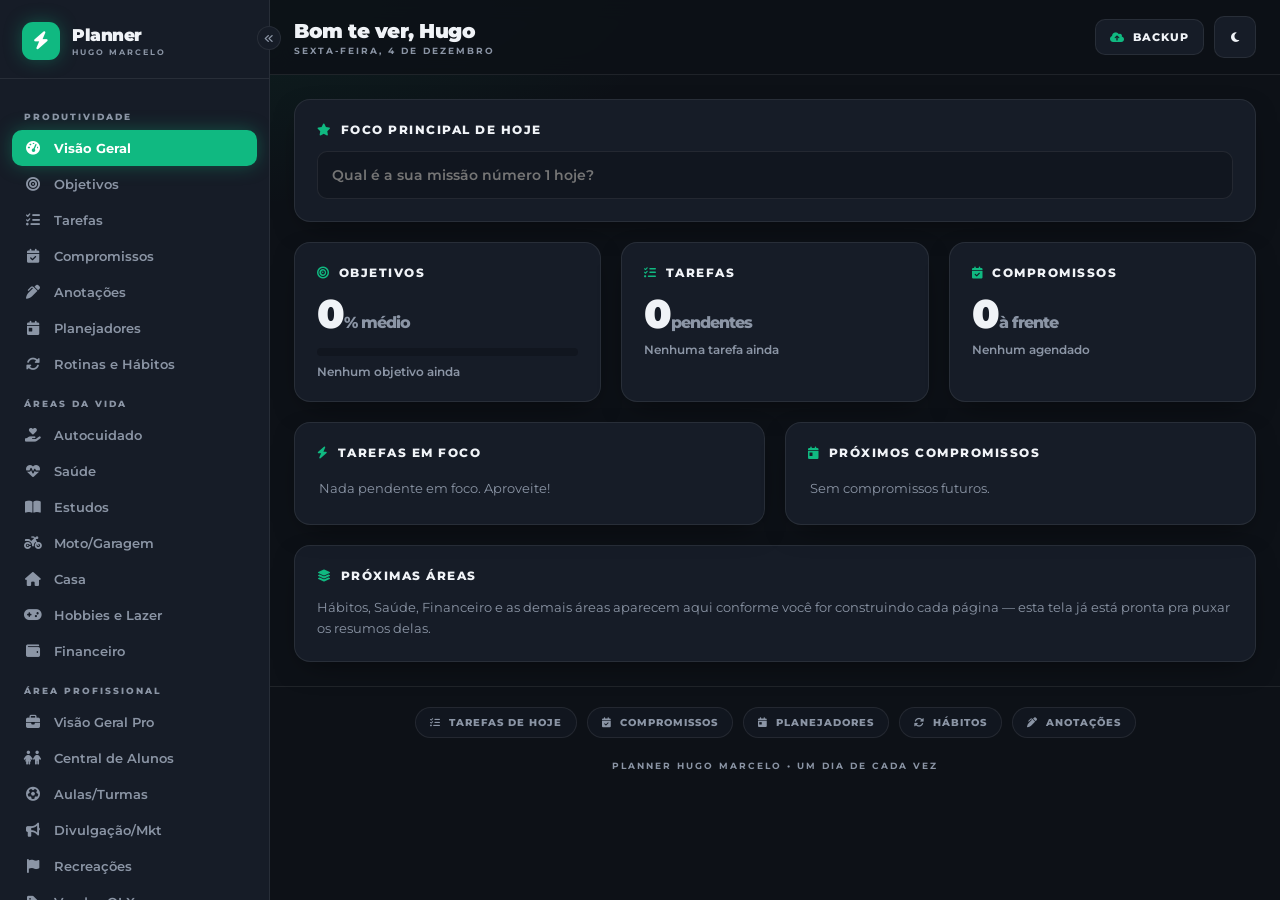
<file: index.html>
<!DOCTYPE html>
<html lang="pt-br" data-theme="dark">
<head>
  <meta charset="UTF-8">
  <meta name="viewport" content="width=device-width, initial-scale=1.0">
  <title>Planner Hugo Marcelo | Visão Geral</title>

  <!-- Ícones (Font Awesome) e fonte (Montserrat) -->
  <link rel="stylesheet" href="https://cdnjs.cloudflare.com/ajax/libs/font-awesome/6.5.1/css/all.min.css">
  <link href="https://fonts.googleapis.com/css2?family=Montserrat:wght@400;500;600;700;800;900&display=swap" rel="stylesheet">

  <!-- Aparência compartilhada -->
  <link rel="stylesheet" href="style.css">

  <!-- Estilos SÓ desta página (o painel da Visão Geral) -->
  <style>
    /* Card que vira link clicável para a área */
    .vg-card { display:block; transition: border-color .15s, transform .15s; }
    .vg-card:hover { border-color: var(--accent); transform: translateY(-2px); }

    /* Número grande de destaque */
    .vg-num { font-size: 40px; font-weight: 900; letter-spacing: -1px; line-height: 1; }
    .vg-num small { font-size: 16px; font-weight: 800; color: var(--text-muted); }
    .vg-sub { color: var(--text-muted); font-size: 12px; margin-top: 8px; font-weight: 600; }
    .vg-sub .alerta { color: #ef4444; font-weight: 800; }

    /* Barra de progresso (objetivos) */
    .vg-bar { height: 8px; border-radius: 99px; background: var(--bg-soft); overflow: hidden; margin-top: 14px; }
    .vg-bar__fill { height: 100%; background: var(--accent); box-shadow: var(--glow);
                    border-radius: 99px; width: 0; transition: width .6s ease; }

    /* Itens das listas (tarefas em foco / próximos compromissos) */
    .vg-item { display:flex; align-items:center; gap:12px; padding:12px 2px; border-bottom:1px solid var(--border); }
    .vg-item:last-child { border-bottom:0; }
    .vg-item__dot { width:9px; height:9px; border-radius:99px; flex-shrink:0; }
    .vg-item__txt { flex:1; font-size:13px; font-weight:600; min-width:0; }
    .vg-item__txt .meta { font-size:10px; color:var(--text-muted); font-weight:700;
                          text-transform:uppercase; letter-spacing:.5px; margin-top:3px; }
    .vg-item__tag { font-size:10px; font-weight:800; text-transform:uppercase; letter-spacing:.5px; flex-shrink:0; }
    .vg-item__tag.alerta { color:#ef4444; }

    /* Caixinha de data do compromisso */
    .vg-data { width:46px; flex-shrink:0; text-align:center; background:var(--bg-soft);
               border:1px solid var(--border); border-radius:10px; padding:6px 0; }
    .vg-data b { display:block; font-size:16px; font-weight:900; line-height:1; }
    .vg-data span { font-size:9px; text-transform:uppercase; color:var(--text-muted); letter-spacing:1px; }

    /* Mensagem de lista vazia */
    .vg-vazio { color: var(--text-muted); font-size:13px; padding: 6px 2px; }
  </style>
</head>

<body class="app" data-page="index">

  <div id="sidebar-container"></div>
  <div id="overlay" class="overlay" onclick="fecharMenu()"></div>

  <main class="main">

    <!-- Cabeçalho -->
    <header class="header">
      <div class="header__left">
        <button class="btn btn--icon btn--menu" onclick="abrirMenu()" aria-label="Abrir menu">
          <i class="fa-solid fa-bars"></i>
        </button>
        <div>
          <h1 class="header__title">Bom te ver, Hugo</h1>
          <p class="header__subtitle" id="data-hoje">Carregando data...</p>
        </div>
      </div>
      <div class="header__actions">
        <button class="btn" onclick="abrirSync()">
          <i class="fa-solid fa-cloud-arrow-up" style="color: var(--accent)"></i>
          <span>Backup</span>
        </button>
        <button class="btn btn--icon" id="btn-tema" onclick="Tema.alternar()" aria-label="Trocar tema">
          <i class="fa-solid fa-moon"></i>
        </button>
      </div>
    </header>

    <div class="container fade-up">

      <!-- FOCO DO DIA -->
      <section class="card" style="margin-bottom:20px;">
        <h2 class="card__title"><i class="fa-solid fa-star"></i> Foco principal de hoje</h2>
        <input
          type="text"
          id="foco-dia"
          placeholder="Qual é a sua missão número 1 hoje?"
          oninput="salvarFoco(this.value)"
          style="width:100%; background:var(--bg-soft); border:1px solid var(--border);
                 border-radius:10px; padding:14px; color:var(--text-strong);
                 font-family:inherit; font-size:14px; font-weight:600; outline:none;">
      </section>

      <!-- RESUMO DAS ÁREAS (números reais, lidos do Store) -->
      <section class="grid grid--3" style="margin-bottom:20px;">

        <a class="card vg-card" href="objetivos.html">
          <h2 class="card__title"><i class="fa-solid fa-bullseye"></i> Objetivos</h2>
          <p class="vg-num"><span id="vg-obj-num">0</span><small>% médio</small></p>
          <div class="vg-bar"><div class="vg-bar__fill" id="vg-obj-bar"></div></div>
          <p class="vg-sub" id="vg-obj-sub">—</p>
        </a>

        <a class="card vg-card" href="tarefas.html">
          <h2 class="card__title"><i class="fa-solid fa-list-check"></i> Tarefas</h2>
          <p class="vg-num"><span id="vg-tar-num">0</span><small>pendentes</small></p>
          <p class="vg-sub" id="vg-tar-sub">—</p>
        </a>

        <a class="card vg-card" href="compromissos.html">
          <h2 class="card__title"><i class="fa-solid fa-calendar-check"></i> Compromissos</h2>
          <p class="vg-num"><span id="vg-com-num">0</span><small>à frente</small></p>
          <p class="vg-sub" id="vg-com-sub">—</p>
        </a>

      </section>

      <!-- LISTAS EM FOCO -->
      <section class="grid grid--2" style="margin-bottom:20px;">
        <div class="card">
          <h2 class="card__title"><i class="fa-solid fa-bolt"></i> Tarefas em foco</h2>
          <div id="vg-tarefas-lista"></div>
        </div>
        <div class="card">
          <h2 class="card__title"><i class="fa-solid fa-calendar-day"></i> Próximos compromissos</h2>
          <div id="vg-compromissos-lista"></div>
        </div>
      </section>

      <!-- ÁREAS QUE AINDA VÃO ENTRAR -->
      <section class="card">
        <h2 class="card__title"><i class="fa-solid fa-layer-group"></i> Próximas áreas</h2>
        <p style="color:var(--text-muted); font-size:13px; line-height:1.6;">
          Hábitos, Saúde, Financeiro e as demais áreas aparecem aqui conforme você
          for construindo cada página — esta tela já está pronta pra puxar os resumos delas.
        </p>
      </section>

    </div>

    <div id="footer-container"></div>
  </main>

  <!-- MODAL DE BACKUP -->
  <div id="modal-sync" class="modal">
    <div class="modal__box">
      <div class="modal__head">
        <h3><i class="fa-solid fa-cloud-arrow-up" style="color:var(--accent)"></i> Backup & Transferência</h3>
        <button class="modal__close" onclick="fecharSync()"><i class="fa-solid fa-xmark"></i></button>
      </div>
      <div class="modal__body">
        <p>Sem nuvem por enquanto: use isto pra levar seus dados entre celular e computador.</p>
        <button class="btn" onclick="exportarBackup()" style="width:100%; justify-content:center;">
          <i class="fa-solid fa-download"></i> Exportar (baixar arquivo)
        </button>
        <input type="file" id="input-import" accept=".json" onchange="importarBackup(event)" style="display:none;">
        <button class="btn btn--primary" onclick="document.getElementById('input-import').click()" style="width:100%; justify-content:center;">
          <i class="fa-solid fa-upload"></i> Importar (restaurar backup)
        </button>
      </div>
    </div>
  </div>

  <!-- Cérebro compartilhado -->
  <script src="app.js"></script>

  <!-- ===================================================================
       SCRIPT SÓ DESTA PÁGINA — o painel que LÊ as áreas e resume
       A Visão Geral não conhece o código das outras páginas: ela só lê
       os dados que elas salvam no Store. Isso se chama "desacoplamento".
       =================================================================== -->
  <script>
  (function () {
    "use strict";

    /* ---- Data de hoje no cabeçalho ---- */
    const hoje = new Date().toLocaleDateString("pt-BR", { weekday:"long", day:"numeric", month:"long" });
    document.getElementById("data-hoje").textContent = hoje.charAt(0).toUpperCase() + hoje.slice(1);

    /* ---- Foco do dia (salva direto no cofre) ---- */
    document.getElementById("foco-dia").value = Store.ler("foco_dia", "");
    window.salvarFoco = function (texto) { Store.salvar("foco_dia", texto); };

    /* ---- Lê os três baús (só leitura; nunca semeia dados aqui) ---- */
    const objetivos    = Store.ler("objetivos", []) || [];
    const tarefas      = Store.ler("tarefas", []) || [];
    const compromissos = Store.ler("compromissos", []) || [];
    const catComprom   = Store.ler("compromissos_categorias", []) || [];

    const hojeIso = new Date().toISOString().split("T")[0];

    /* =================================================================
       OBJETIVOS — progresso médio dos ativos (mesma conta da página)
       ================================================================= */
    function progEtapa(e) {
      if (e.tipo === "check") return e.feito ? 100 : 0;
      const alvo = Number(e.alvo) || 0, atual = Number(e.atual) || 0;
      if (alvo <= 0) return 0;
      return Math.min(100, Math.max(0, Math.round(atual / alvo * 100)));
    }
    function progObjetivo(o) {
      if (o.etapas && o.etapas.length) {
        const soma = o.etapas.reduce((acc, e) => acc + progEtapa(e), 0);
        return Math.round(soma / o.etapas.length);
      }
      return 0;
    }
    const objAtivos    = objetivos.filter(o => !o.arquivada);
    const objConcluidos = objAtivos.filter(o => progObjetivo(o) === 100).length;
    const progMedio = objAtivos.length
      ? Math.round(objAtivos.reduce((acc, o) => acc + progObjetivo(o), 0) / objAtivos.length)
      : 0;

    document.getElementById("vg-obj-num").textContent = progMedio;
    document.getElementById("vg-obj-bar").style.width = progMedio + "%";
    document.getElementById("vg-obj-sub").innerHTML = objAtivos.length
      ? `${objAtivos.length} ativos · ${objConcluidos} concluído(s)`
      : "Nenhum objetivo ainda";

    /* =================================================================
       TAREFAS — pendentes, atrasadas e as de prioridade alta
       ================================================================= */
    const CORP = { alta: "#ef4444", media: "#f59e0b", baixa: "#10b981" };
    const pendentes      = tarefas.filter(t => !t.concluida);
    const atrasadas      = pendentes.filter(t => t.prazo && t.prazo < hojeIso);
    const altasPendentes = pendentes.filter(t => t.prioridade === "alta");

    document.getElementById("vg-tar-num").textContent = pendentes.length;
    document.getElementById("vg-tar-sub").innerHTML = atrasadas.length
      ? `<span class="alerta">${atrasadas.length} atrasada(s)</span>`
      : (pendentes.length ? "tudo em dia" : "Nenhuma tarefa ainda");

    /* Monta a lista "em foco": atrasadas primeiro, depois prioridade alta,
       e completa com outras pendentes até no máximo 5. */
    const foco = [];
    atrasadas.forEach(t => foco.push(t));
    altasPendentes.forEach(t => { if (!foco.includes(t)) foco.push(t); });
    pendentes.forEach(t => { if (foco.length < 5 && !foco.includes(t)) foco.push(t); });

    const elTar = document.getElementById("vg-tarefas-lista");
    if (foco.length === 0) {
      elTar.innerHTML = `<p class="vg-vazio">Nada pendente em foco. Aproveite!</p>`;
    } else {
      elTar.innerHTML = foco.slice(0, 5).map(t => {
        const estaAtrasada = t.prazo && t.prazo < hojeIso;
        const meta = estaAtrasada
          ? `<span class="vg-item__tag alerta">Atrasada</span>`
          : `<span class="vg-item__tag">${t.prioridade}</span>`;
        return `
          <div class="vg-item">
            <span class="vg-item__dot" style="background:${CORP[t.prioridade] || 'var(--text-muted)'}"></span>
            <span class="vg-item__txt">${t.titulo}</span>
            ${meta}
          </div>`;
      }).join("");
    }

    /* =================================================================
       COMPROMISSOS — os próximos (que ainda não passaram)
       ================================================================= */
    const MESES = ["jan","fev","mar","abr","mai","jun","jul","ago","set","out","nov","dez"];
    const agora = new Date();
    function quando(c) { return new Date(`${c.data}T${c.hora || "23:59"}:00`); }
    function diasFaltam(dataIso) {
      const h = new Date(); h.setHours(0,0,0,0);
      const a = new Date(dataIso + "T00:00:00"); a.setHours(0,0,0,0);
      return Math.round((a - h) / 86400000);
    }
    function rotulo(c) {
      const d = diasFaltam(c.data);
      if (d === 0) return c.hora ? `Hoje, ${c.hora}` : "Hoje";
      if (d === 1) return c.hora ? `Amanhã, ${c.hora}` : "Amanhã";
      if (d > 1 && d <= 7) return `Em ${d} dias`;
      return c.data.split("-").reverse().slice(0, 2).join("/");
    }
    const corCat = {};
    catComprom.forEach(c => { corCat[c.id] = c.cor; });

    const futuros = compromissos
      .filter(c => quando(c) >= agora)
      .sort((a, b) => quando(a) - quando(b));
    const estaSemana = futuros.filter(c => diasFaltam(c.data) <= 7).length;

    document.getElementById("vg-com-num").textContent = futuros.length;
    document.getElementById("vg-com-sub").innerHTML = futuros.length
      ? `${estaSemana} nos próximos 7 dias`
      : "Nenhum agendado";

    const elCom = document.getElementById("vg-compromissos-lista");
    if (futuros.length === 0) {
      elCom.innerHTML = `<p class="vg-vazio">Sem compromissos futuros.</p>`;
    } else {
      elCom.innerHTML = futuros.slice(0, 4).map(c => {
        const cor = corCat[c.categoriaId] || "var(--accent)";
        return `
          <div class="vg-item">
            <div class="vg-data" style="border-left:3px solid ${cor}">
              <b>${c.data.split("-")[2]}</b>
              <span>${MESES[Number(c.data.split("-")[1]) - 1]}</span>
            </div>
            <div class="vg-item__txt">
              ${c.titulo}
              <div class="meta">${rotulo(c)}</div>
            </div>
          </div>`;
      }).join("");
    }

  })();
  </script>
</body>
</html>
</file>
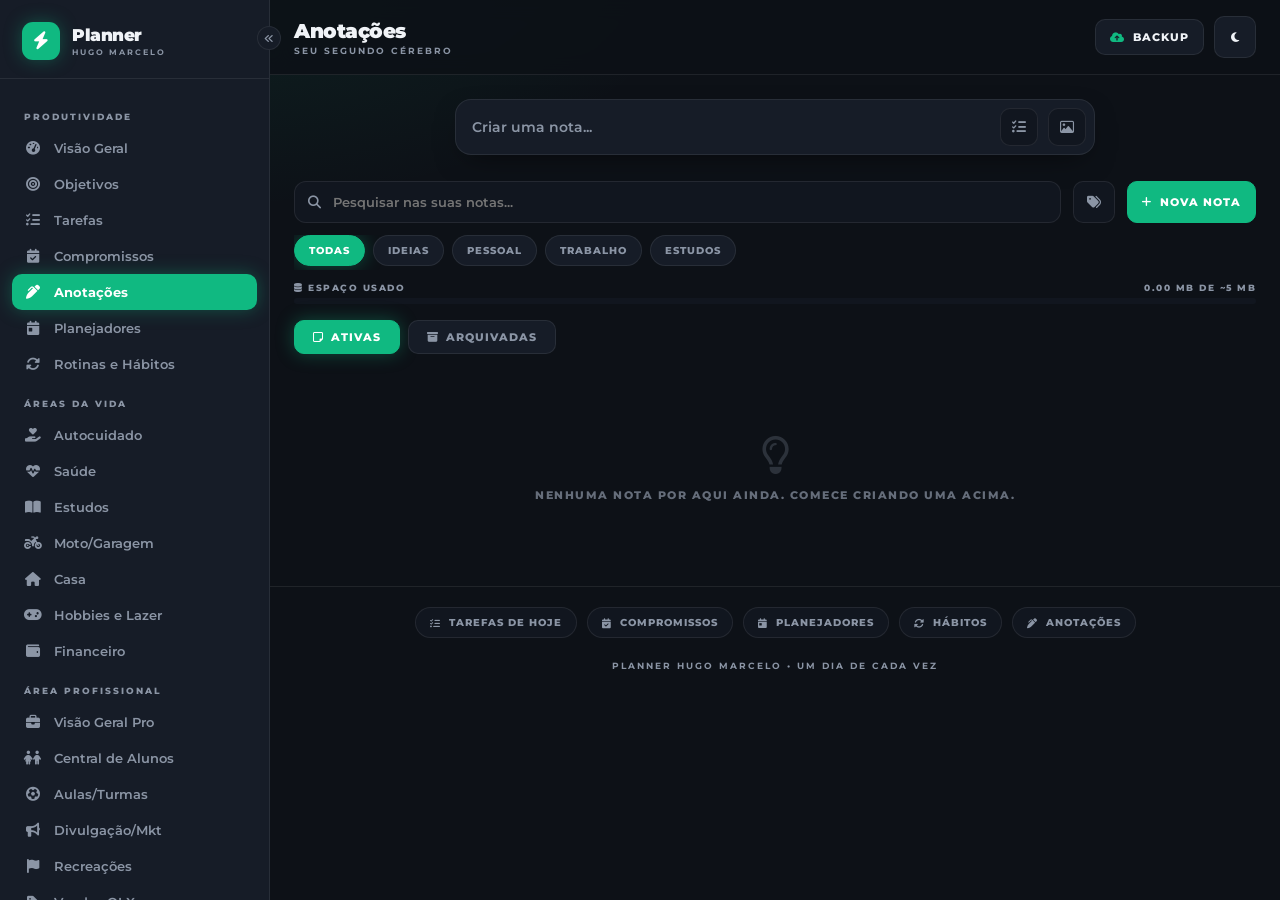
<file: anotacoes.html>
<!DOCTYPE html>
<html lang="pt-br" data-theme="dark">
<head>
  <meta charset="UTF-8">
  <meta name="viewport" content="width=device-width, initial-scale=1.0">
  <title>Planner Hugo Marcelo | Anotações</title>

  <link rel="stylesheet" href="https://cdnjs.cloudflare.com/ajax/libs/font-awesome/6.5.1/css/all.min.css">
  <link href="https://fonts.googleapis.com/css2?family=Montserrat:wght@400;500;600;700;800;900&display=swap" rel="stylesheet">
  <link rel="stylesheet" href="style.css">

  <!-- ===================================================================
       ESTILO SÓ DESTA PÁGINA (prefixo "an-" = anotações).
       Tudo aqui é exclusivo das Anotações. O visual geral (cards, botões,
       cores da marca) continua vindo do style.css. As cores pastéis das
       notas usam color-mix() sobre o --panel: ficam suaves nos DOIS temas.
       =================================================================== -->
  <style>
    /* ----- Composer rápido (estilo Keep "Criar uma nota...") ----- */
    .an-quick {
      max-width: 640px; margin: 0 auto 26px;
      background: var(--panel); border: 1px solid var(--border);
      border-radius: 16px; box-shadow: var(--shadow);
      overflow: hidden; transition: box-shadow .2s;
    }
    .an-quick.is-open { box-shadow: var(--shadow), var(--glow); }
    .an-quick__collapsed {
      display: flex; align-items: center; gap: 10px; padding: 6px 8px 6px 16px;
    }
    .an-quick__collapsed input {
      flex: 1; background: none; border: none; outline: none;
      color: var(--text-strong); font-family: inherit; font-size: 14px; font-weight: 600;
      padding: 12px 0;
    }
    .an-quick__collapsed input::placeholder { color: var(--text-muted); }
    .an-quick.is-open .an-quick__collapsed { display: none; }

    .an-quick__open { display: none; padding: 14px 16px 12px; }
    .an-quick.is-open .an-quick__open { display: block; }
    .an-quick__titulo {
      width: 100%; background: none; border: none; outline: none;
      color: var(--text-strong); font-family: inherit; font-size: 15px; font-weight: 800;
      margin-bottom: 8px;
    }
    .an-quick__corpo {
      width: 100%; min-height: 70px; resize: vertical;
      background: none; border: none; outline: none;
      color: var(--text-strong); font-family: inherit; font-size: 14px; font-weight: 500; line-height: 1.6;
    }
    .an-quick__titulo::placeholder, .an-quick__corpo::placeholder { color: var(--text-muted); }
    .an-quick__rodape {
      display: flex; align-items: center; justify-content: space-between;
      gap: 8px; margin-top: 10px; flex-wrap: wrap;
    }

    /* ----- Botões "fantasma" pequenos (ícone redondo) ----- */
    .an-ghost {
      width: 38px; height: 38px; border-radius: 10px;
      display: inline-flex; align-items: center; justify-content: center;
      background: var(--bg-soft); border: 1px solid var(--border);
      color: var(--text-muted); font-size: 14px; transition: all .15s;
    }
    .an-ghost:hover { color: var(--accent); border-color: var(--accent); }

    /* ----- Barra de ferramentas (busca + filtros + ações) ----- */
    .an-toolbar {
      display: flex; flex-wrap: wrap; align-items: center; gap: 12px;
      margin-bottom: 16px;
    }
    .an-search { position: relative; flex: 1 1 240px; }
    .an-search i {
      position: absolute; left: 14px; top: 50%; transform: translateY(-50%);
      color: var(--text-muted); font-size: 13px;
    }
    .an-search input {
      width: 100%; background: var(--bg-soft); border: 1px solid var(--border);
      border-radius: 12px; padding: 12px 14px 12px 38px;
      color: var(--text-strong); font-family: inherit; font-size: 13px; font-weight: 600;
      outline: none; transition: border-color .15s;
    }
    .an-search input:focus { border-color: var(--accent); }

    .an-filtros {
      display: flex; gap: 8px; overflow-x: auto; flex: 1 1 100%;
      padding-bottom: 4px; order: 3;
    }
    .an-filtros::-webkit-scrollbar { height: 5px; }
    .an-chip {
      flex-shrink: 0; padding: 8px 14px; border-radius: 99px;
      background: var(--panel); border: 1px solid var(--border);
      color: var(--text-muted); font-size: 10px; font-weight: 800;
      text-transform: uppercase; letter-spacing: 1px; white-space: nowrap;
      transition: all .15s;
    }
    .an-chip:hover { color: var(--text-strong); border-color: var(--accent); }
    .an-chip.is-active { background: var(--accent); color: #fff; border-color: var(--accent); box-shadow: var(--glow); }

    /* ----- Medidor de espaço (~5MB do navegador) ----- */
    .an-meter { flex: 1 1 100%; order: 4; }
    .an-meter__top {
      display: flex; justify-content: space-between; align-items: center;
      font-size: 9px; font-weight: 800; text-transform: uppercase; letter-spacing: 1.5px;
      color: var(--text-muted); margin-bottom: 5px;
    }
    .an-meter__bar { height: 6px; border-radius: 99px; background: var(--bg-soft); overflow: hidden; }
    .an-meter__fill { height: 100%; width: 0%; background: var(--accent); border-radius: 99px; transition: width .3s, background .3s; }
    .an-meter__fill.is-cheio { background: #ef4444; }

    /* ----- Abas Ativas / Arquivadas ----- */
    .an-tabs { display: flex; gap: 8px; margin-bottom: 22px; }
    .an-tab {
      padding: 9px 18px; border-radius: 10px;
      background: var(--panel); border: 1px solid var(--border);
      color: var(--text-muted); font-size: 11px; font-weight: 800;
      text-transform: uppercase; letter-spacing: 1px; transition: all .15s;
      display: inline-flex; align-items: center; gap: 7px;
    }
    .an-tab:hover { color: var(--text-strong); }
    .an-tab.is-active { background: var(--accent); color: #fff; border-color: var(--accent); box-shadow: var(--glow); }

    /* ----- Grade em colunas (masonry estilo Keep) ----- */
    .an-grid { columns: 1; column-gap: 18px; }
    @media (min-width: 640px)  { .an-grid { columns: 2; } }
    @media (min-width: 1000px) { .an-grid { columns: 3; } }
    @media (min-width: 1320px) { .an-grid { columns: 4; } }

    /* ----- O CARD de nota ----- */
    .an-card {
      break-inside: avoid; margin: 0 0 18px;
      background: var(--panel); border: 1px solid var(--border);
      border-radius: 16px; overflow: hidden;
      box-shadow: var(--shadow); transition: transform .15s, box-shadow .15s, border-color .15s;
      position: relative;
    }
    .an-card:hover { transform: translateY(-2px); box-shadow: var(--shadow), var(--glow); }
    /* Cor de fundo pastel: mistura a cor escolhida com o painel atual */
    .an-card.an-card--cor {
      background: color-mix(in srgb, var(--an-c) 13%, var(--panel));
      border-color: color-mix(in srgb, var(--an-c) 32%, var(--border));
    }
    .an-card__pin {
      position: absolute; top: 10px; right: 12px; z-index: 2;
      color: var(--accent); font-size: 13px; transform: rotate(40deg);
    }
    .an-card__img { width: 100%; max-height: 220px; object-fit: cover; display: block; }
    .an-card__body { padding: 16px 16px 12px; }
    .an-badge {
      display: inline-block; font-size: 8px; font-weight: 900;
      text-transform: uppercase; letter-spacing: 1px;
      padding: 4px 9px; border-radius: 6px; border: 1px solid; margin-bottom: 10px;
    }
    .an-card__titulo {
      font-size: 14px; font-weight: 800; color: var(--text-strong);
      line-height: 1.3; margin-bottom: 8px; word-break: break-word;
    }
    .an-card__texto {
      font-size: 12.5px; font-weight: 500; color: var(--text-muted);
      line-height: 1.6; white-space: pre-wrap; word-break: break-word;
    }
    .an-card__check { display: flex; flex-direction: column; gap: 7px; margin-top: 2px; }
    .an-citem {
      display: flex; align-items: flex-start; gap: 9px; cursor: pointer;
      font-size: 12.5px; font-weight: 500; color: var(--text-strong); line-height: 1.5;
    }
    .an-citem i { color: var(--text-muted); font-size: 14px; margin-top: 1px; }
    .an-citem.is-feito { color: var(--text-muted); }
    .an-citem.is-feito span { text-decoration: line-through; opacity: .7; }
    .an-citem.is-feito i { color: var(--accent); }
    .an-mais { font-size: 10px; font-weight: 800; color: var(--text-muted); text-transform: uppercase; letter-spacing: 1px; }

    .an-card__foot {
      display: flex; align-items: center; justify-content: space-between;
      padding: 8px 8px 8px 16px; border-top: 1px solid var(--border);
      gap: 6px;
    }
    .an-card__data { font-size: 8.5px; font-weight: 800; text-transform: uppercase; letter-spacing: 1px; color: var(--text-muted); white-space: nowrap; }
    .an-actions { display: flex; gap: 2px; }
    .an-act {
      width: 30px; height: 30px; border-radius: 8px;
      display: inline-flex; align-items: center; justify-content: center;
      color: var(--text-muted); font-size: 12px; transition: all .15s;
    }
    .an-act:hover { background: var(--bg-soft); color: var(--accent); }
    .an-act.is-on { color: var(--accent); }
    .an-act--del:hover { color: #ef4444; }

    /* ----- Estado vazio ----- */
    .an-vazio { text-align: center; padding: 60px 20px; color: var(--text-muted); }
    .an-vazio i { font-size: 38px; opacity: .25; margin-bottom: 14px; }
    .an-vazio p { font-size: 11px; font-weight: 800; text-transform: uppercase; letter-spacing: 1.5px; opacity: .7; }

    /* ----- Leque de cores (no editor e no quick) ----- */
    .an-cores { display: flex; flex-wrap: wrap; gap: 8px; }
    .an-cor {
      width: 28px; height: 28px; border-radius: 99px; cursor: pointer;
      border: 2px solid var(--border); position: relative; transition: transform .12s;
    }
    .an-cor:hover { transform: scale(1.12); }
    .an-cor.is-sel { border-color: var(--text-strong); }
    .an-cor.is-sel::after {
      content: "\f00c"; font-family: "Font Awesome 6 Free"; font-weight: 900;
      position: absolute; inset: 0; display: grid; place-items: center;
      font-size: 10px; color: var(--text-strong);
    }
    .an-cor--padrao { background: var(--bg-soft); }

    /* ----- Popover de cor (clicado a partir do card) ----- */
    .an-pop {
      position: fixed; z-index: 200; display: none;
      background: var(--panel); border: 1px solid var(--border);
      border-radius: 14px; padding: 12px; box-shadow: var(--shadow);
      max-width: 180px;
    }
    .an-pop.is-open { display: block; }

    /* ----- Editor (modal grande) ----- */
    .an-modal-box {
      background: var(--bg); border: 1px solid var(--border);
      border-radius: 18px; width: 100%; max-width: 600px;
      box-shadow: var(--shadow); display: flex; flex-direction: column;
      max-height: 90vh; animation: pop .25s ease;
    }
    .an-modal-head {
      display: flex; align-items: center; justify-content: space-between;
      padding: 16px 20px; border-bottom: 1px solid var(--border); background: var(--panel);
    }
    .an-modal-head h3 { font-size: 13px; font-weight: 900; text-transform: uppercase; letter-spacing: 1px; }
    .an-modal-body { padding: 18px 20px; overflow-y: auto; display: flex; flex-direction: column; gap: 16px; }
    .an-modal-foot {
      display: flex; align-items: center; gap: 10px;
      padding: 14px 20px; border-top: 1px solid var(--border); background: var(--panel);
    }
    .an-label { font-size: 9px; font-weight: 800; text-transform: uppercase; letter-spacing: 1.5px; color: var(--text-muted); margin-bottom: 8px; display: block; }

    .an-input {
      width: 100%; background: var(--bg-soft); border: 1px solid var(--border);
      border-radius: 10px; padding: 12px 14px;
      color: var(--text-strong); font-family: inherit; font-size: 14px; font-weight: 600; outline: none;
    }
    .an-input:focus { border-color: var(--accent); }
    textarea.an-input { min-height: 160px; resize: vertical; line-height: 1.6; font-weight: 500; }
    select.an-input { cursor: pointer; }

    /* Alternador Texto / Lista */
    .an-types { display: inline-flex; background: var(--bg-soft); border: 1px solid var(--border); border-radius: 10px; padding: 3px; }
    .an-type {
      padding: 8px 16px; border-radius: 8px; font-size: 10px; font-weight: 800;
      text-transform: uppercase; letter-spacing: 1px; color: var(--text-muted);
      display: inline-flex; align-items: center; gap: 6px;
    }
    .an-type.is-active { background: var(--accent); color: #fff; }

    /* Editor de checklist */
    .an-itens { display: flex; flex-direction: column; gap: 8px; }
    .an-item-edit { display: flex; align-items: center; gap: 10px; }
    .an-item-edit input[type="text"] {
      flex: 1; background: var(--bg-soft); border: 1px solid var(--border);
      border-radius: 8px; padding: 9px 12px; color: var(--text-strong);
      font-family: inherit; font-size: 13px; font-weight: 500; outline: none;
    }
    .an-item-edit input[type="text"]:focus { border-color: var(--accent); }
    .an-item-edit button { color: var(--text-muted); font-size: 13px; width: 30px; height: 30px; border-radius: 8px; }
    .an-item-edit button:hover { color: #ef4444; background: var(--bg-soft); }
    .an-add-item { font-size: 11px; font-weight: 800; color: var(--accent); text-transform: uppercase; letter-spacing: 1px; display: inline-flex; align-items: center; gap: 7px; padding: 6px 0; }

    /* Miniaturas de imagens no editor */
    .an-thumbs { display: flex; flex-wrap: wrap; gap: 10px; }
    .an-thumb { position: relative; width: 84px; height: 84px; border-radius: 10px; overflow: hidden; border: 1px solid var(--border); }
    .an-thumb img { width: 100%; height: 100%; object-fit: cover; }
    .an-thumb button {
      position: absolute; top: 3px; right: 3px; width: 22px; height: 22px; border-radius: 99px;
      background: rgba(0,0,0,.65); color: #fff; font-size: 10px;
      display: grid; place-items: center;
    }

    /* Lista do gerenciador de categorias */
    .an-taglist { display: flex; flex-direction: column; gap: 8px; }
    .an-tagrow {
      display: flex; align-items: center; justify-content: space-between;
      background: var(--bg-soft); border: 1px solid var(--border); border-radius: 10px; padding: 10px 12px;
    }

    @media (max-width: 600px) {
      .an-toolbar { gap: 10px; }
      .an-card__img { max-height: 180px; }
    }
  </style>
</head>

<body class="app" data-page="anotacoes">

  <div id="sidebar-container"></div>
  <div id="overlay" class="overlay" onclick="fecharMenu()"></div>

  <main class="main">

    <header class="header">
      <div class="header__left">
        <button class="btn btn--icon btn--menu" onclick="abrirMenu()" aria-label="Abrir menu">
          <i class="fa-solid fa-bars"></i>
        </button>
        <div>
          <h1 class="header__title">Anotações</h1>
          <p class="header__subtitle">Seu segundo cérebro</p>
        </div>
      </div>
      <div class="header__actions">
        <button class="btn" onclick="abrirSync()">
          <i class="fa-solid fa-cloud-arrow-up" style="color: var(--accent)"></i>
          <span>Backup</span>
        </button>
        <button class="btn btn--icon" id="btn-tema" onclick="Tema.alternar()" aria-label="Trocar tema">
          <i class="fa-solid fa-moon"></i>
        </button>
      </div>
    </header>

    <div class="container fade-up">

      <!-- ============ COMPOSER RÁPIDO (estilo Keep) ============ -->
      <div class="an-quick" id="an-quick">
        <!-- Estado fechado: só um campo convidando a escrever -->
        <div class="an-quick__collapsed">
          <input type="text" id="an-quick-trigger" placeholder="Criar uma nota..." onfocus="abrirQuick()">
          <button class="an-ghost" title="Nova lista" onclick="quickParaEditor('checklist')"><i class="fa-solid fa-list-check"></i></button>
          <button class="an-ghost" title="Com imagem" onclick="quickParaEditor('imagem')"><i class="fa-regular fa-image"></i></button>
        </div>
        <!-- Estado aberto: título + corpo + cor + ações -->
        <div class="an-quick__open">
          <input type="text" id="an-quick-titulo" class="an-quick__titulo" placeholder="Título">
          <textarea id="an-quick-corpo" class="an-quick__corpo" placeholder="Escreva uma nota..."></textarea>
          <div class="an-cores" id="an-quick-cores" style="margin-top:6px"></div>
          <div class="an-quick__rodape">
            <div style="display:flex; gap:8px;">
              <button class="an-ghost" title="Vira lista" onclick="quickParaEditor('checklist')"><i class="fa-solid fa-list-check"></i></button>
              <button class="an-ghost" title="Adicionar imagem" onclick="quickParaEditor('imagem')"><i class="fa-regular fa-image"></i></button>
            </div>
            <div style="display:flex; gap:8px; align-items:center;">
              <button class="btn" onclick="fecharQuick()">Fechar</button>
              <button class="btn btn--primary" onclick="salvarQuick()"><i class="fa-solid fa-check"></i> Salvar</button>
            </div>
          </div>
        </div>
      </div>

      <!-- ============ BARRA DE FERRAMENTAS ============ -->
      <div class="an-toolbar">
        <div class="an-search">
          <i class="fa-solid fa-magnifying-glass"></i>
          <input type="text" id="an-busca" placeholder="Pesquisar nas suas notas..." oninput="render()">
        </div>
        <button class="an-ghost" title="Gerenciar categorias" onclick="abrirTags()" style="width:42px;height:42px;"><i class="fa-solid fa-tags"></i></button>
        <button class="btn btn--primary" onclick="abrirEditor()" style="height:42px;"><i class="fa-solid fa-plus"></i> Nova nota</button>

        <!-- Filtros por categoria (gerados pelo JS) -->
        <div class="an-filtros" id="an-filtros"></div>

        <!-- Medidor de espaço usado -->
        <div class="an-meter">
          <div class="an-meter__top">
            <span><i class="fa-solid fa-database"></i> Espaço usado</span>
            <span id="an-meter-txt">0 MB de ~5 MB</span>
          </div>
          <div class="an-meter__bar"><div class="an-meter__fill" id="an-meter-fill"></div></div>
        </div>
      </div>

      <!-- ============ ABAS ============ -->
      <div class="an-tabs">
        <button class="an-tab is-active" id="an-tab-ativas" onclick="mudarAba('ativas')"><i class="fa-regular fa-note-sticky"></i> Ativas</button>
        <button class="an-tab" id="an-tab-arquivo" onclick="mudarAba('arquivo')"><i class="fa-solid fa-box-archive"></i> Arquivadas</button>
      </div>

      <!-- ============ GRADES DE NOTAS ============ -->
      <div id="an-conteudo-ativas">
        <div class="an-grid" id="an-grid-ativas"></div>
      </div>
      <div id="an-conteudo-arquivo" style="display:none">
        <div class="an-grid" id="an-grid-arquivo"></div>
      </div>

    </div>

    <div id="footer-container"></div>
  </main>

  <!-- ============ POPOVER DE COR (acionado pelo card) ============ -->
  <div class="an-pop" id="an-pop-cor">
    <span class="an-label" style="margin-bottom:8px">Cor da nota</span>
    <div class="an-cores" id="an-pop-cores"></div>
  </div>

  <!-- ============ MODAL: EDITOR DE NOTA ============ -->
  <div id="an-modal-nota" class="modal">
    <div class="an-modal-box">
      <div class="an-modal-head">
        <h3><i class="fa-solid fa-pen-clip" style="color:var(--accent)"></i> <span id="an-modal-titulo">Nova nota</span></h3>
        <button class="modal__close" onclick="fecharModal('an-modal-nota')"><i class="fa-solid fa-xmark"></i></button>
      </div>

      <div class="an-modal-body">
        <input type="text" id="an-ed-titulo" class="an-input" placeholder="Título da nota" style="font-weight:800; font-size:16px;">

        <!-- Texto ou Lista? -->
        <div>
          <span class="an-label">Tipo</span>
          <div class="an-types">
            <button class="an-type is-active" id="an-type-texto" onclick="mudarTipoEditor('texto')"><i class="fa-solid fa-align-left"></i> Texto</button>
            <button class="an-type" id="an-type-checklist" onclick="mudarTipoEditor('checklist')"><i class="fa-solid fa-list-check"></i> Lista</button>
          </div>
        </div>

        <!-- Bloco de texto -->
        <div id="an-bloco-texto">
          <textarea id="an-ed-corpo" class="an-input" placeholder="Descarregue suas ideias aqui..."></textarea>
        </div>

        <!-- Bloco de checklist -->
        <div id="an-bloco-checklist" style="display:none">
          <span class="an-label">Itens da lista</span>
          <div class="an-itens" id="an-ed-itens"></div>
          <button class="an-add-item" onclick="addItem()"><i class="fa-solid fa-plus"></i> Adicionar item</button>
        </div>

        <!-- Cor de fundo -->
        <div>
          <span class="an-label">Cor de fundo</span>
          <div class="an-cores" id="an-ed-cores"></div>
        </div>

        <!-- Categoria -->
        <div>
          <span class="an-label">Categoria</span>
          <select id="an-ed-tag" class="an-input"></select>
        </div>

        <!-- Imagens -->
        <div>
          <span class="an-label">Imagens (anexos leves)</span>
          <div class="an-thumbs" id="an-ed-thumbs" style="margin-bottom:10px"></div>
          <input type="file" id="an-ed-file" accept="image/*" multiple style="display:none" onchange="anexarImagens(event)">
          <button class="btn" onclick="document.getElementById('an-ed-file').click()"><i class="fa-regular fa-image"></i> Adicionar imagem</button>
        </div>
      </div>

      <div class="an-modal-foot">
        <button class="an-act an-act--del" id="an-ed-excluir" onclick="excluirDoEditor()" title="Excluir nota" style="width:38px;height:38px;display:none"><i class="fa-solid fa-trash-can"></i></button>
        <div style="margin-left:auto; display:flex; gap:10px;">
          <button class="btn" onclick="fecharModal('an-modal-nota')">Cancelar</button>
          <button class="btn btn--primary" onclick="salvarEditor()"><i class="fa-solid fa-check"></i> Salvar nota</button>
        </div>
      </div>
    </div>
  </div>

  <!-- ============ MODAL: GERENCIAR CATEGORIAS ============ -->
  <div id="an-modal-tags" class="modal">
    <div class="an-modal-box" style="max-width:420px">
      <div class="an-modal-head">
        <h3><i class="fa-solid fa-tags" style="color:var(--accent)"></i> Categorias</h3>
        <button class="modal__close" onclick="fecharModal('an-modal-tags')"><i class="fa-solid fa-xmark"></i></button>
      </div>
      <div class="an-modal-body">
        <div style="background:var(--bg-soft); border:1px solid var(--border); border-radius:12px; padding:14px;">
          <span class="an-label">Nova categoria</span>
          <input type="text" id="an-tag-nome" class="an-input" placeholder="Ex: Livros, Finanças, Ideias..." style="margin-bottom:10px">
          <div style="display:flex; gap:10px; align-items:center;">
            <select id="an-tag-cor" class="an-input" style="flex:1"></select>
            <button class="btn btn--primary" onclick="criarTag()">Criar</button>
          </div>
        </div>
        <div class="an-taglist" id="an-taglist"></div>
      </div>
    </div>
  </div>

  <!-- Modal de backup — IGUAL em todas as páginas -->
  <div id="modal-sync" class="modal">
    <div class="modal__box">
      <div class="modal__head">
        <h3><i class="fa-solid fa-cloud-arrow-up" style="color:var(--accent)"></i> Backup & Transferência</h3>
        <button class="modal__close" onclick="fecharSync()"><i class="fa-solid fa-xmark"></i></button>
      </div>
      <div class="modal__body">
        <p>Sem nuvem por enquanto: use isto pra levar seus dados entre celular e computador.</p>
        <button class="btn" onclick="exportarBackup()" style="width:100%; justify-content:center;">
          <i class="fa-solid fa-download"></i> Exportar (baixar arquivo)
        </button>
        <input type="file" id="input-import" accept=".json" onchange="importarBackup(event)" style="display:none;">
        <button class="btn btn--primary" onclick="document.getElementById('input-import').click()" style="width:100%; justify-content:center;">
          <i class="fa-solid fa-upload"></i> Importar (restaurar backup)
        </button>
      </div>
    </div>
  </div>

  <script src="app.js"></script>

  <!-- ===================================================================
       SCRIPT SÓ DESTA PÁGINA
       Toda a leitura/gravação passa pelo Notas (que mora no app.js).
       Assim, uma nota criada aqui ou em qualquer outra página vive na
       MESMA gaveta (planner_anotacoes). Zero duplicação.
       =================================================================== -->
  <script>
    /* ----- Leque de cores (nome + hex). Serve pras notas E pras tags. ----- */
    const CORES = [
      { id: "padrao",   nome: "Padrão",   hex: "" },
      { id: "amarelo",  nome: "Amarelo",  hex: "#eab308" },
      { id: "laranja",  nome: "Laranja",  hex: "#f97316" },
      { id: "vermelho", nome: "Vermelho", hex: "#ef4444" },
      { id: "rosa",     nome: "Rosa",     hex: "#ec4899" },
      { id: "roxo",     nome: "Roxo",     hex: "#a855f7" },
      { id: "azul",     nome: "Azul",     hex: "#3b82f6" },
      { id: "verde",    nome: "Verde",    hex: "#10b981" },
      { id: "turquesa", nome: "Turquesa", hex: "#14b8a6" },
    ];
    function hexDaCor(id) { const c = CORES.find((x) => x.id === id); return c ? c.hex : ""; }

    /* ----- Estado da página ----- */
    let bd = { notas: [], tags: [] };
    let filtroTag = "Todas";
    let aba = "ativas";

    /* Rascunho do editor (o que está sendo montado no modal) */
    let editId = null;
    let edTipo = "texto";
    let edCor = "padrao";
    let edImagens = [];
    let edItens = [];

    /* Rascunho do composer rápido */
    let quickCor = "padrao";

    /* ----- Atalhos pro DOM ----- */
    const $ = (id) => document.getElementById(id);

    /* ----- Helpers ----- */
    function escapar(t) {
      return String(t || "").replace(/&/g, "&amp;").replace(/</g, "&lt;").replace(/>/g, "&gt;");
    }
    function dataBonita(ms) {
      return new Date(ms).toLocaleDateString("pt-BR", { day: "2-digit", month: "short" });
    }

    /* =================================================================
       INÍCIO
       ================================================================= */
    function iniciarAnotacoes() {
      bd = Notas.lerTudo();
      Notas.gravarTudo(bd); // garante que as tags padrão fiquem salvas
      renderFiltros();
      renderQuickCores();
      render();
    }

    /* =================================================================
       RENDER PRINCIPAL
       ================================================================= */
    function render() {
      const busca = ($("an-busca").value || "").toLowerCase();
      const gridA = $("an-grid-ativas");
      const gridB = $("an-grid-arquivo");
      gridA.innerHTML = "";
      gridB.innerHTML = "";

      const ativas = [];
      const arquivadas = [];

      bd.notas.forEach((n) => {
        if (filtroTag !== "Todas" && n.tagId !== filtroTag) return;
        if (busca) {
          const alvo = (n.titulo + " " + (n.conteudo || "") + " " + (n.itens || []).map((i) => i.txt).join(" ")).toLowerCase();
          if (!alvo.includes(busca)) return;
        }
        (n.arquivada ? arquivadas : ativas).push(n);
      });

      // Ativas: fixadas primeiro, depois mais recentes
      ativas.sort((a, b) => (b.fixada - a.fixada) || (b.data - a.data));
      arquivadas.sort((a, b) => b.data - a.data);

      if (ativas.length === 0) {
        gridA.innerHTML = `<div class="an-vazio" style="column-span:all"><i class="fa-regular fa-lightbulb"></i><p>Nenhuma nota por aqui ainda. Comece criando uma acima.</p></div>`;
      } else {
        ativas.forEach((n) => gridA.appendChild(criarCard(n)));
      }

      if (arquivadas.length === 0) {
        gridB.innerHTML = `<div class="an-vazio" style="column-span:all"><i class="fa-solid fa-box-open"></i><p>O arquivo está vazio.</p></div>`;
      } else {
        arquivadas.forEach((n) => gridB.appendChild(criarCard(n)));
      }

      renderMedidor();
    }

    /* ----- Monta um card de nota ----- */
    function criarCard(n) {
      const tag = bd.tags.find((t) => t.id === n.tagId) || { nome: "Sem categoria", cor: "padrao" };
      const corTag = hexDaCor(tag.cor) || "var(--text-muted)";

      const card = document.createElement("div");
      card.className = "an-card" + (n.cor && n.cor !== "padrao" ? " an-card--cor" : "");
      if (n.cor && n.cor !== "padrao") card.style.setProperty("--an-c", hexDaCor(n.cor));

      // Imagem de capa (primeira imagem, estilo Keep)
      let imgHTML = "";
      if (n.imagens && n.imagens.length) {
        imgHTML = `<img class="an-card__img" src="${n.imagens[0]}" alt="anexo da nota">`;
      }

      // Corpo: texto OU checklist
      let corpoHTML = "";
      if (n.tipo === "checklist") {
        const itens = n.itens || [];
        const visiveis = itens.slice(0, 6);
        corpoHTML = `<div class="an-card__check">` + visiveis.map((it, idx) => `
          <div class="an-citem ${it.feito ? "is-feito" : ""}" onclick="toggleItem('${n.id}', ${idx})">
            <i class="fa-${it.feito ? "solid fa-square-check" : "regular fa-square"}"></i>
            <span>${escapar(it.txt)}</span>
          </div>`).join("") +
          (itens.length > 6 ? `<span class="an-mais">+ ${itens.length - 6} item(ns)</span>` : "") +
          `</div>`;
      } else if (n.conteudo) {
        let preview = n.conteudo.length > 360 ? n.conteudo.slice(0, 360) + "..." : n.conteudo;
        corpoHTML = `<div class="an-card__texto">${escapar(preview)}</div>`;
      }

      card.innerHTML = `
        ${n.fixada ? `<div class="an-card__pin"><i class="fa-solid fa-thumbtack"></i></div>` : ""}
        ${imgHTML}
        <div class="an-card__body">
          <span class="an-badge" style="color:${corTag}; background:color-mix(in srgb, ${corTag} 14%, transparent); border-color:color-mix(in srgb, ${corTag} 35%, transparent)">${escapar(tag.nome)}</span>
          ${n.titulo ? `<div class="an-card__titulo">${escapar(n.titulo)}</div>` : ""}
          ${corpoHTML}
        </div>
        <div class="an-card__foot">
          <span class="an-card__data"><i class="fa-regular fa-calendar"></i> ${dataBonita(n.data)}</span>
          <div class="an-actions">
            <button class="an-act ${n.fixada ? "is-on" : ""}" title="Fixar" onclick="fixar('${n.id}')"><i class="fa-solid fa-thumbtack"></i></button>
            <button class="an-act" title="Cor" onclick="abrirPopCor(event,'${n.id}')"><i class="fa-solid fa-palette"></i></button>
            <button class="an-act" title="Compartilhar no WhatsApp" onclick="compartilhar('${n.id}')"><i class="fa-brands fa-whatsapp"></i></button>
            <button class="an-act" title="Editar" onclick="abrirEditor('${n.id}')"><i class="fa-solid fa-pen"></i></button>
            <button class="an-act" title="${n.arquivada ? "Desarquivar" : "Arquivar"}" onclick="arquivar('${n.id}')"><i class="fa-solid fa-box-archive"></i></button>
            <button class="an-act an-act--del" title="Excluir" onclick="excluir('${n.id}')"><i class="fa-solid fa-trash-can"></i></button>
          </div>
        </div>`;
      return card;
    }

    /* ----- Filtros por categoria ----- */
    function renderFiltros() {
      const c = $("an-filtros");
      c.innerHTML = "";
      const fazerChip = (id, nome) => {
        const b = document.createElement("button");
        b.className = "an-chip" + (filtroTag === id ? " is-active" : "");
        b.textContent = nome;
        b.onclick = () => { filtroTag = id; renderFiltros(); render(); };
        c.appendChild(b);
      };
      fazerChip("Todas", "Todas");
      bd.tags.forEach((t) => fazerChip(t.id, t.nome));
    }

    /* ----- Medidor de espaço ----- */
    function renderMedidor() {
      const bytes = Store.usoEmBytes();
      const mb = bytes / 1024 / 1024;
      const limite = 5; // ~5 MB é o teto típico do navegador
      const pct = Math.min(100, (mb / limite) * 100);
      $("an-meter-txt").textContent = mb.toFixed(mb < 0.1 ? 2 : 1) + " MB de ~5 MB";
      const fill = $("an-meter-fill");
      fill.style.width = pct + "%";
      fill.classList.toggle("is-cheio", pct > 80);
    }

    /* ----- Abas ----- */
    function mudarAba(a) {
      aba = a;
      $("an-tab-ativas").classList.toggle("is-active", a === "ativas");
      $("an-tab-arquivo").classList.toggle("is-active", a === "arquivo");
      $("an-conteudo-ativas").style.display = a === "ativas" ? "block" : "none";
      $("an-conteudo-arquivo").style.display = a === "arquivo" ? "block" : "none";
    }

    /* =================================================================
       AÇÕES DO CARD
       ================================================================= */
    function fixar(id) { const n = bd.notas.find((x) => x.id === id); if (n) { n.fixada = !n.fixada; Notas.gravarTudo(bd); render(); } }
    function arquivar(id) { const n = bd.notas.find((x) => x.id === id); if (n) { n.arquivada = !n.arquivada; Notas.gravarTudo(bd); render(); } }
    function excluir(id) {
      if (!confirm("Excluir esta nota de vez? Isso não tem volta.")) return;
      bd.notas = bd.notas.filter((x) => x.id !== id);
      Notas.gravarTudo(bd); render();
    }
    function toggleItem(id, idx) {
      const n = bd.notas.find((x) => x.id === id);
      if (n && n.itens && n.itens[idx]) { n.itens[idx].feito = !n.itens[idx].feito; Notas.gravarTudo(bd); render(); }
    }

    /* ----- Popover de cor (a partir do card) ----- */
    function abrirPopCor(ev, id) {
      ev.stopPropagation();
      const pop = $("an-pop-cor");
      pop.dataset.alvo = id;
      const r = ev.currentTarget.getBoundingClientRect();
      let left = r.left;
      if (left + 190 > window.innerWidth) left = window.innerWidth - 200;
      pop.style.top = (r.bottom + 8) + "px";
      pop.style.left = Math.max(10, left) + "px";
      renderCoresEm("an-pop-cores", () => {
        const n = bd.notas.find((x) => x.id === id); return n ? n.cor : "padrao";
      }, (c) => {
        const n = bd.notas.find((x) => x.id === id);
        if (n) { n.cor = c; Notas.gravarTudo(bd); render(); }
        fecharPopCor();
      });
      pop.classList.add("is-open");
    }
    function fecharPopCor() { $("an-pop-cor").classList.remove("is-open"); }
    document.addEventListener("click", (e) => {
      const pop = $("an-pop-cor");
      if (pop.classList.contains("is-open") && !pop.contains(e.target)) fecharPopCor();
    });

    /* ----- Compartilhar (Web Share com imagem; cai pro WhatsApp texto) ----- */
    function textoParaCompartilhar(n) {
      let txt = n.titulo ? (n.titulo + "\n\n") : "";
      if (n.tipo === "checklist") {
        txt += (n.itens || []).map((i) => (i.feito ? "☑ " : "☐ ") + i.txt).join("\n");
      } else {
        txt += n.conteudo || "";
      }
      return txt.trim();
    }
    function dataURLparaArquivo(dataURL, nome) {
      try {
        const [cab, b64] = dataURL.split(",");
        const mime = (cab.match(/data:(.*?);/) || [, "image/jpeg"])[1];
        const bin = atob(b64);
        const u8 = new Uint8Array(bin.length);
        for (let i = 0; i < bin.length; i++) u8[i] = bin.charCodeAt(i);
        return new File([u8], nome, { type: mime });
      } catch { return null; }
    }
    async function compartilhar(id) {
      const n = bd.notas.find((x) => x.id === id);
      if (!n) return;
      const texto = textoParaCompartilhar(n);
      try {
        if (navigator.share) {
          const dados = { text: texto };
          if (n.imagens && n.imagens.length && navigator.canShare) {
            const f = dataURLparaArquivo(n.imagens[0], "nota.jpg");
            if (f && navigator.canShare({ files: [f] })) dados.files = [f];
          }
          await navigator.share(dados);
          return;
        }
      } catch (e) {
        if (e && e.name === "AbortError") return; // o usuário fechou o menu de compartilhar
      }
      // Sem Web Share (ex: no PC): abre o WhatsApp Web só com o texto
      window.open("https://wa.me/?text=" + encodeURIComponent(texto), "_blank");
    }

    /* =================================================================
       COMPOSER RÁPIDO
       ================================================================= */
    function abrirQuick() {
      $("an-quick").classList.add("is-open");
      renderQuickCores();
      setTimeout(() => $("an-quick-titulo").focus(), 50);
    }
    function fecharQuick() {
      $("an-quick").classList.remove("is-open");
      $("an-quick-titulo").value = "";
      $("an-quick-corpo").value = "";
      $("an-quick-trigger").value = "";
      quickCor = "padrao";
    }
    function salvarQuick() {
      const titulo = $("an-quick-titulo").value.trim();
      const conteudo = $("an-quick-corpo").value.trim();
      if (!titulo && !conteudo) { fecharQuick(); return; }
      const nova = Notas.novaNota({
        titulo, conteudo, tagId: filtroTag !== "Todas" ? filtroTag : bd.tags[0].id,
        cor: quickCor, origem: "anotacoes",
      });
      bd.notas.unshift(nova);
      Notas.gravarTudo(bd);
      fecharQuick();
      render();
    }
    // Leva o que já foi digitado no quick pro editor completo (lista ou imagem)
    function quickParaEditor(modo) {
      const titulo = $("an-quick-titulo").value.trim();
      const conteudo = $("an-quick-corpo").value.trim();
      fecharQuick();
      abrirEditor(null, { titulo, conteudo, tipo: modo === "checklist" ? "checklist" : "texto", abrirImagem: modo === "imagem" });
    }

    /* =================================================================
       EDITOR COMPLETO (modal)
       ================================================================= */
    function abrirEditor(id = null, preset = null) {
      editId = id;
      edImagens = [];
      edItens = [];
      edTipo = "texto";
      edCor = "padrao";

      $("an-ed-tag").innerHTML = bd.tags.map((t) => `<option value="${t.id}">${escapar(t.nome)}</option>`).join("");

      if (id) {
        const n = bd.notas.find((x) => x.id === id);
        $("an-modal-titulo").textContent = "Editar nota";
        $("an-ed-titulo").value = n.titulo || "";
        edTipo = n.tipo || "texto";
        edCor = n.cor || "padrao";
        edImagens = (n.imagens || []).slice();
        if (edTipo === "checklist") edItens = (n.itens || []).map((i) => ({ ...i }));
        else $("an-ed-corpo").value = n.conteudo || "";
        $("an-ed-tag").value = n.tagId;
        $("an-ed-excluir").style.display = "inline-flex";
      } else {
        $("an-modal-titulo").textContent = "Nova nota";
        $("an-ed-titulo").value = preset?.titulo || "";
        $("an-ed-corpo").value = preset?.conteudo || "";
        edTipo = preset?.tipo || "texto";
        if (edTipo === "checklist" && preset?.conteudo) {
          // transforma cada linha do texto colado em um item
          edItens = preset.conteudo.split("\n").filter((l) => l.trim()).map((l) => ({ txt: l.trim(), feito: false }));
          $("an-ed-corpo").value = "";
        }
        $("an-ed-tag").value = filtroTag !== "Todas" ? filtroTag : bd.tags[0].id;
        $("an-ed-excluir").style.display = "none";
      }

      aplicarTipoEditor();
      renderItensEditor();
      renderEdCores();
      renderThumbs();
      abrirModal("an-modal-nota");
      setTimeout(() => { $("an-ed-titulo").focus(); if (preset?.abrirImagem) $("an-ed-file").click(); }, 60);
    }

    function mudarTipoEditor(tipo) { edTipo = tipo; aplicarTipoEditor(); }
    function aplicarTipoEditor() {
      const t = edTipo === "checklist";
      $("an-type-texto").classList.toggle("is-active", !t);
      $("an-type-checklist").classList.toggle("is-active", t);
      $("an-bloco-texto").style.display = t ? "none" : "block";
      $("an-bloco-checklist").style.display = t ? "block" : "none";
      if (t && edItens.length === 0) { edItens.push({ txt: "", feito: false }); renderItensEditor(); }
    }

    function renderItensEditor() {
      const c = $("an-ed-itens");
      c.innerHTML = "";
      edItens.forEach((it, idx) => {
        const row = document.createElement("div");
        row.className = "an-item-edit";
        row.innerHTML = `
          <i class="fa-regular fa-square" style="color:var(--text-muted)"></i>
          <input type="text" value="${escapar(it.txt)}" placeholder="Item da lista...">
          <button title="Remover"><i class="fa-solid fa-xmark"></i></button>`;
        const input = row.querySelector("input");
        input.oninput = (e) => { edItens[idx].txt = e.target.value; };
        input.onkeydown = (e) => { if (e.key === "Enter") { e.preventDefault(); addItem(); } };
        row.querySelector("button").onclick = () => { edItens.splice(idx, 1); renderItensEditor(); };
        c.appendChild(row);
      });
    }
    function addItem() {
      edItens.push({ txt: "", feito: false });
      renderItensEditor();
      const inputs = $("an-ed-itens").querySelectorAll("input");
      if (inputs.length) inputs[inputs.length - 1].focus();
    }

    /* ----- Imagens: comprime antes de salvar e respeita o limite ----- */
    function comprimirImagem(file, maxLado = 1000, qualidade = 0.7) {
      return new Promise((resolve, reject) => {
        const leitor = new FileReader();
        leitor.onload = (e) => {
          const img = new Image();
          img.onload = () => {
            let { width, height } = img;
            if (width > height && width > maxLado) { height = Math.round(height * maxLado / width); width = maxLado; }
            else if (height >= width && height > maxLado) { width = Math.round(width * maxLado / height); height = maxLado; }
            const canvas = document.createElement("canvas");
            canvas.width = width; canvas.height = height;
            canvas.getContext("2d").drawImage(img, 0, 0, width, height);
            resolve(canvas.toDataURL("image/jpeg", qualidade));
          };
          img.onerror = reject;
          img.src = e.target.result;
        };
        leitor.onerror = reject;
        leitor.readAsDataURL(file);
      });
    }
    async function anexarImagens(ev) {
      const arquivos = Array.from(ev.target.files || []);
      ev.target.value = "";
      for (const f of arquivos) {
        if (!f.type.startsWith("image/")) continue;
        try {
          const dataURL = await comprimirImagem(f);
          // teto de segurança: ~4,5 MB pro Planner inteiro (deixa folga até os 5)
          if (Store.usoEmBytes() + dataURL.length > 4.5 * 1024 * 1024) {
            alert("Espaço quase no limite (~5 MB). Apague imagens ou notas antigas antes de adicionar mais.");
            break;
          }
          edImagens.push(dataURL);
        } catch { alert("Não consegui processar essa imagem."); }
      }
      renderThumbs();
    }
    function renderThumbs() {
      const c = $("an-ed-thumbs");
      c.innerHTML = "";
      edImagens.forEach((src, idx) => {
        const d = document.createElement("div");
        d.className = "an-thumb";
        d.innerHTML = `<img src="${src}" alt=""><button title="Remover"><i class="fa-solid fa-xmark"></i></button>`;
        d.querySelector("button").onclick = () => { edImagens.splice(idx, 1); renderThumbs(); };
        c.appendChild(d);
      });
    }

    function salvarEditor() {
      const titulo = $("an-ed-titulo").value.trim();
      let conteudo = "", itens = [];
      if (edTipo === "checklist") {
        itens = edItens.filter((i) => i.txt.trim()).map((i) => ({ txt: i.txt.trim(), feito: !!i.feito }));
        if (!titulo && itens.length === 0 && edImagens.length === 0) { alert("Escreva um título, itens ou anexe uma imagem."); return; }
      } else {
        conteudo = $("an-ed-corpo").value.trim();
        if (!titulo && !conteudo && edImagens.length === 0) { alert("Escreva algo ou anexe uma imagem antes de salvar."); return; }
      }
      const tagId = $("an-ed-tag").value;

      if (editId) {
        const n = bd.notas.find((x) => x.id === editId);
        Object.assign(n, { titulo, conteudo, tipo: edTipo, itens, tagId, cor: edCor, imagens: edImagens.slice() });
      } else {
        const nova = Notas.novaNota({ titulo, conteudo, tipo: edTipo, itens, tagId, cor: edCor, imagens: edImagens.slice(), origem: "anotacoes" });
        bd.notas.unshift(nova);
      }
      Notas.gravarTudo(bd);
      fecharModal("an-modal-nota");
      render();
    }
    function excluirDoEditor() {
      if (!editId) return;
      if (!confirm("Excluir esta nota de vez? Isso não tem volta.")) return;
      bd.notas = bd.notas.filter((x) => x.id !== editId);
      Notas.gravarTudo(bd);
      fecharModal("an-modal-nota");
      render();
    }

    /* =================================================================
       LEQUE DE CORES (reutilizável: editor, quick e popover)
       getter() devolve a cor atual; onPick(cor) é chamado ao escolher.
       ================================================================= */
    function renderCoresEm(containerId, getter, onPick) {
      const c = $(containerId);
      if (!c) return;
      const atual = getter();
      c.innerHTML = "";
      CORES.forEach((cor) => {
        const b = document.createElement("button");
        b.className = "an-cor" + (cor.id === "padrao" ? " an-cor--padrao" : "") + (cor.id === atual ? " is-sel" : "");
        if (cor.hex) b.style.background = "color-mix(in srgb, " + cor.hex + " 30%, var(--panel))";
        b.title = cor.nome;
        b.onclick = () => { onPick(cor.id); };
        c.appendChild(b);
      });
    }
    // Atalhos que já sabem qual cor controlar e se redesenham ao escolher
    function renderQuickCores() {
      renderCoresEm("an-quick-cores", () => quickCor, (c) => { quickCor = c; renderQuickCores(); });
    }
    function renderEdCores() {
      renderCoresEm("an-ed-cores", () => edCor, (c) => { edCor = c; renderEdCores(); });
    }

    /* =================================================================
       GERENCIAR CATEGORIAS
       ================================================================= */
    function abrirTags() {
      // popular o seletor de cor (sem o "padrão")
      $("an-tag-cor").innerHTML = CORES.filter((c) => c.id !== "padrao")
        .map((c) => `<option value="${c.id}">${c.nome}</option>`).join("");
      renderTags();
      abrirModal("an-modal-tags");
    }
    function renderTags() {
      const c = $("an-taglist");
      c.innerHTML = "";
      bd.tags.forEach((t) => {
        const hex = hexDaCor(t.cor) || "var(--text-muted)";
        const row = document.createElement("div");
        row.className = "an-tagrow";
        row.innerHTML = `
          <span class="an-badge" style="margin:0; color:${hex}; background:color-mix(in srgb, ${hex} 14%, transparent); border-color:color-mix(in srgb, ${hex} 35%, transparent)">${escapar(t.nome)}</span>
          <div style="display:flex; gap:6px;">
            <button class="an-act" title="Renomear"><i class="fa-solid fa-pen"></i></button>
            <button class="an-act an-act--del" title="Excluir"><i class="fa-solid fa-trash-can"></i></button>
          </div>`;
        const [btnEditar, btnExcluir] = row.querySelectorAll("button");
        btnEditar.onclick = () => editarTag(t.id);
        btnExcluir.onclick = () => excluirTag(t.id);
        c.appendChild(row);
      });
    }
    function criarTag() {
      const nome = $("an-tag-nome").value.trim();
      const cor = $("an-tag-cor").value;
      if (!nome) return;
      bd.tags.push({ id: "tag_" + Date.now(), nome, cor });
      Notas.gravarTudo(bd);
      $("an-tag-nome").value = "";
      renderTags(); renderFiltros();
    }
    function editarTag(id) {
      const t = bd.tags.find((x) => x.id === id);
      const novo = prompt("Novo nome da categoria:", t.nome);
      if (novo && novo.trim()) { t.nome = novo.trim(); Notas.gravarTudo(bd); renderTags(); renderFiltros(); render(); }
    }
    function excluirTag(id) {
      if (bd.notas.some((n) => n.tagId === id)) { alert("Não dá pra excluir: existem notas nesta categoria. Mude-as de categoria primeiro."); return; }
      if (bd.tags.length <= 1) { alert("Você precisa de pelo menos uma categoria."); return; }
      if (!confirm("Excluir esta categoria?")) return;
      bd.tags = bd.tags.filter((x) => x.id !== id);
      if (filtroTag === id) filtroTag = "Todas";
      Notas.gravarTudo(bd);
      renderTags(); renderFiltros(); render();
    }

    /* =================================================================
       MODAIS (genérico)
       ================================================================= */
    function abrirModal(id) { $(id).classList.add("is-open"); }
    function fecharModal(id) { $(id).classList.remove("is-open"); }

    /* ----- Liga tudo quando a página carrega ----- */
    document.addEventListener("DOMContentLoaded", iniciarAnotacoes);
  </script>
</body>
</html>
</file>
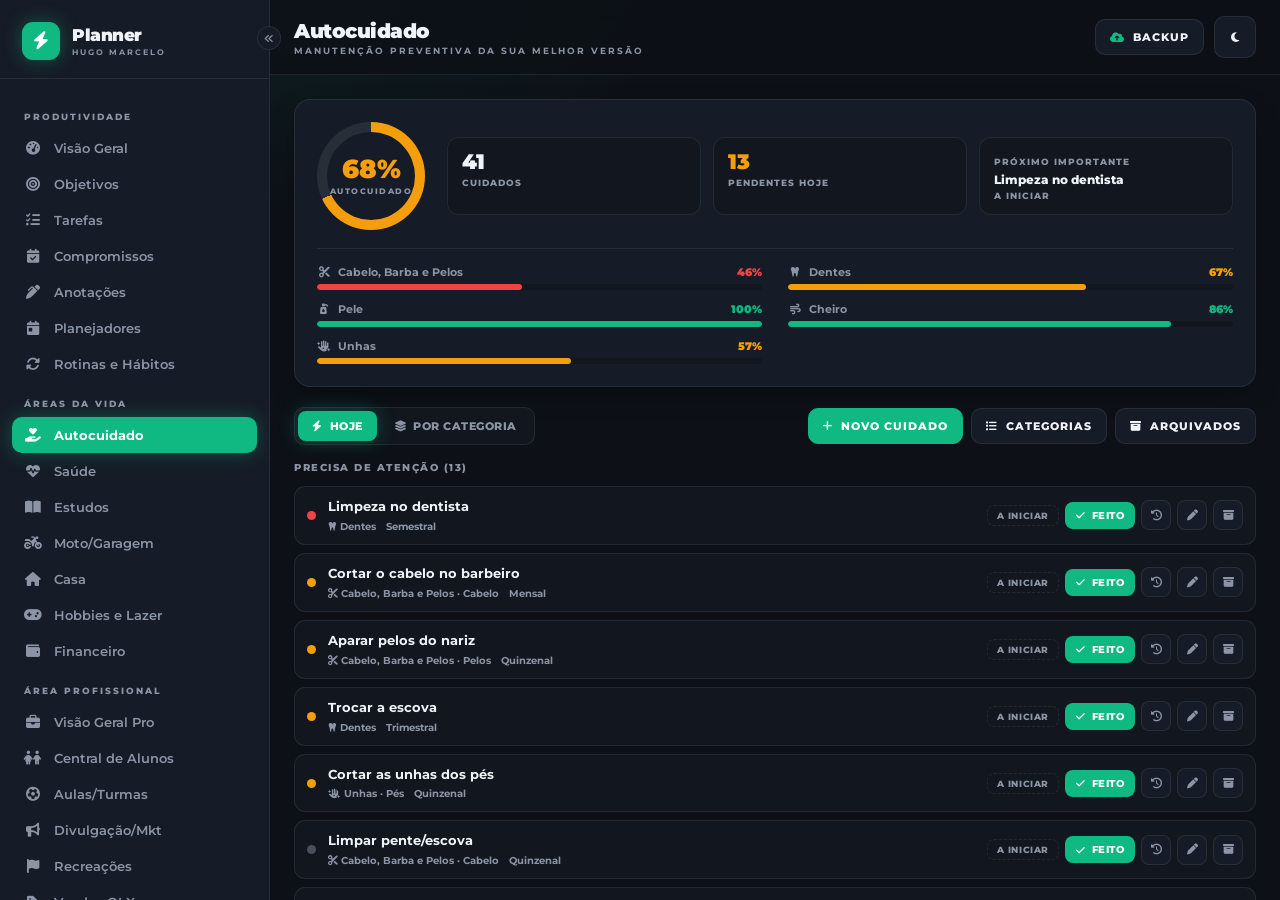
<file: autocuidado.html>
<!DOCTYPE html>
<html lang="pt-br" data-theme="dark">
<head>
  <meta charset="UTF-8">
  <meta name="viewport" content="width=device-width, initial-scale=1.0">
  <title>Planner Hugo Marcelo | Autocuidado</title>
  <link rel="stylesheet" href="https://cdnjs.cloudflare.com/ajax/libs/font-awesome/6.5.1/css/all.min.css">
  <link href="https://fonts.googleapis.com/css2?family=Montserrat:wght@400;500;600;700;800;900&display=swap" rel="stylesheet">
  <link rel="stylesheet" href="style.css">

  <!-- ===================================================================
       ESTILOS SÓ DESTA PÁGINA  (prefixo "ac-" pra não colidir)
       Filosofia visual: painel de controle. Poucas cores, e a cor só
       aparece quando CARREGA SIGNIFICADO (status): vermelho = atrasado,
       âmbar = atenção, verde = em dia, cinza = neutro.
       =================================================================== -->
  <style>
    /* ---------- DASHBOARD ---------- */
    .ac-dash { margin-bottom:20px; }
    .ac-dash__top { display:flex; gap:22px; align-items:center; flex-wrap:wrap; }

    /* Anel de score: um círculo "preenchido" por gradiente cônico.
       --p = porcentagem (0–100) e --cor = a cor conforme o score. */
    .ring {
      position:relative; width:108px; height:108px; border-radius:50%; flex-shrink:0;
      background: conic-gradient(var(--cor, var(--accent)) calc(var(--p,0) * 3.6deg), var(--border) 0);
    }
    .ring__hole { position:absolute; inset:10px; border-radius:50%; background:var(--panel); display:grid; place-items:center; text-align:center; }
    .ring__num { font-size:26px; font-weight:900; line-height:1; }
    .ring__lbl { font-size:8px; font-weight:800; text-transform:uppercase; letter-spacing:1.5px; color:var(--text-muted); margin-top:4px; }

    .ac-tiles { display:grid; grid-template-columns:repeat(3, 1fr); gap:12px; flex:1; min-width:240px; }
    .ac-tile { background:var(--bg-soft); border:1px solid var(--border); border-radius:12px; padding:13px 14px; }
    .ac-tile__num { font-size:21px; font-weight:900; line-height:1; }
    .ac-tile__lbl { font-size:9px; font-weight:800; text-transform:uppercase; letter-spacing:1px; color:var(--text-muted); margin-top:5px; }
    .ac-tile__hint { font-size:12px; font-weight:800; color:var(--text-strong); margin-top:5px; line-height:1.25; overflow:hidden; text-overflow:ellipsis; }

    /* Score por categoria (mini-barras) */
    .ac-catscores { margin-top:18px; padding-top:16px; border-top:1px solid var(--border); display:grid; grid-template-columns:1fr 1fr; gap:12px 26px; }
    .ac-catscore { display:grid; grid-template-columns:1fr auto; align-items:center; gap:5px 10px; }
    .ac-catscore__nome { font-size:11px; font-weight:700; color:var(--text-muted); display:flex; align-items:center; gap:7px; min-width:0; }
    .ac-catscore__nome i { width:14px; text-align:center; }
    .ac-catscore__pct { font-size:11px; font-weight:900; }
    .ac-csbar { grid-column:1 / -1; height:6px; border-radius:99px; background:var(--bg-soft); overflow:hidden; }
    .ac-csbar i { display:block; height:100%; border-radius:99px; transition:width .3s; }

    /* ---------- BARRA: alternar visão + ações ---------- */
    .ac-bar { display:flex; flex-wrap:wrap; gap:12px; align-items:center; justify-content:space-between; margin-bottom:16px; }
    .ac-views { display:inline-flex; background:var(--bg-soft); border:1px solid var(--border); border-radius:10px; padding:3px; gap:3px; }
    .ac-view { padding:8px 14px; border-radius:8px; font-size:11px; font-weight:800; text-transform:uppercase; letter-spacing:.5px; color:var(--text-muted); display:inline-flex; align-items:center; gap:7px; transition:all .15s; }
    .ac-view.is-active { background:var(--accent); color:#fff; box-shadow:var(--glow); }
    .ac-bar__acoes { display:flex; flex-wrap:wrap; gap:8px; }

    /* Filtros de categoria (só na visão Por categoria) */
    .ac-filtros { display:flex; flex-wrap:wrap; gap:8px; margin-bottom:16px; }
    .ac-chip { padding:7px 12px; border-radius:99px; background:var(--bg-soft); border:1px solid var(--border); font-size:11px; font-weight:700; color:var(--text-muted); display:inline-flex; align-items:center; gap:7px; transition:all .15s; }
    .ac-chip.is-active { color:var(--text-strong); border-color:var(--accent); }

    /* ---------- LINHA DE CUIDADO ---------- */
    .ac-grupo-tit { font-size:10px; font-weight:800; text-transform:uppercase; letter-spacing:1.5px; color:var(--text-muted); margin-bottom:12px; }
    .ac-row { display:flex; align-items:center; gap:12px; padding:11px 12px; background:var(--bg-soft); border:1px solid var(--border); border-radius:11px; margin-bottom:8px; flex-wrap:wrap; }
    .ac-row__main { flex:1; min-width:160px; }
    .ac-row__nome { font-size:13px; font-weight:700; color:var(--text-strong); line-height:1.3; }
    .ac-row__meta { font-size:10px; font-weight:700; color:var(--text-muted); margin-top:5px; display:flex; flex-wrap:wrap; gap:4px 10px; align-items:center; }
    .ac-row__meta i { margin-right:3px; }
    .ac-row__dir { display:flex; align-items:center; gap:6px; flex-shrink:0; flex-wrap:wrap; justify-content:flex-end; }

    /* Bolinha de prioridade */
    .prio { width:9px; height:9px; border-radius:99px; flex-shrink:0; display:inline-block; }
    .prio--alta { background:#ef4444; }
    .prio--media { background:#f59e0b; }
    .prio--baixa { background:var(--text-muted); opacity:.45; }

    /* Etiqueta de status */
    .st { font-size:9px; font-weight:800; text-transform:uppercase; letter-spacing:.6px; padding:4px 9px; border-radius:7px; white-space:nowrap; }
    .st--atrasado { background:rgba(239,68,68,.14); color:#ef4444; border:1px solid rgba(239,68,68,.3); }
    .st--hoje     { background:rgba(245,158,11,.15); color:#f59e0b; border:1px solid rgba(245,158,11,.3); }
    .st--proximo  { background:var(--bg-soft); color:var(--text-muted); border:1px solid var(--border); }
    .st--emdia    { background:var(--accent-soft); color:var(--accent); border:1px solid transparent; }
    .st--pendente { background:var(--bg-soft); color:var(--text-muted); border:1px dashed var(--border); }
    .st--livre    { background:var(--bg-soft); color:var(--text-muted); border:1px solid var(--border); }

    /* Botão "Feito" */
    .ac-feito { display:inline-flex; align-items:center; gap:6px; padding:7px 11px; border-radius:8px; background:var(--accent); color:#fff; font-size:10px; font-weight:800; text-transform:uppercase; letter-spacing:.5px; transition:filter .15s; }
    .ac-feito:hover { filter:brightness(1.1); }
    .ac-feito--done { background:var(--bg-soft); color:var(--text-muted); border:1px solid var(--border); }

    /* Botõezinhos de ação */
    .mini { width:30px; height:30px; border-radius:8px; background:var(--panel); border:1px solid var(--border); color:var(--text-muted); display:grid; place-items:center; font-size:11px; transition:all .15s; flex-shrink:0; }
    .mini:hover { color:var(--text-strong); border-color:var(--accent); }
    .mini--perigo:hover { color:#ef4444; border-color:#ef4444; }

    .badge { display:inline-block; font-size:9px; font-weight:800; text-transform:uppercase; letter-spacing:.8px; padding:4px 9px; border-radius:7px; background:var(--panel); border:1px solid var(--border); color:var(--text-muted); }

    /* ---------- CARD DE CATEGORIA (visão Por categoria) ---------- */
    .ac-catcard { background:var(--panel); border:1px solid var(--border); border-radius:16px; padding:18px; box-shadow:var(--shadow); margin-bottom:16px; }
    .ac-catcard__head { display:flex; align-items:center; gap:12px; margin-bottom:14px; }
    .ac-catcard__icone { width:40px; height:40px; border-radius:11px; background:var(--bg-soft); border:1px solid var(--border); display:grid; place-items:center; color:var(--text-muted); font-size:16px; flex-shrink:0; }
    .ac-catcard__nome { font-size:14px; font-weight:800; line-height:1.2; }
    .ac-catcard__count { font-size:10px; color:var(--text-muted); font-weight:700; margin-top:3px; }
    .ac-add { font-size:10px; font-weight:800; text-transform:uppercase; letter-spacing:.5px; color:var(--accent); background:var(--accent-soft); padding:7px 11px; border-radius:8px; flex-shrink:0; transition:filter .15s; }
    .ac-add:hover { filter:brightness(1.12); }
    .ac-subtit { font-size:9px; font-weight:800; text-transform:uppercase; letter-spacing:1.5px; color:var(--text-muted); margin:16px 0 10px; padding-bottom:6px; border-bottom:1px solid var(--border); }

    /* Estados vazios */
    .ac-vazio-mini { font-size:11px; font-weight:600; font-style:italic; color:var(--text-muted); padding:6px 2px; }
    .ac-tudoemdia { text-align:center; padding:54px 20px; }
    .ac-tudoemdia i { font-size:46px; color:var(--accent); margin-bottom:16px; }
    .ac-tudoemdia h3 { font-size:16px; font-weight:800; }
    .ac-tudoemdia p { font-size:12px; color:var(--text-muted); margin-top:8px; max-width:380px; margin-inline:auto; line-height:1.5; }

    /* ---------- CAMPOS DOS MODAIS ---------- */
    .campo { margin-bottom:16px; }
    .campo__label { display:flex; justify-content:space-between; align-items:center; font-size:10px; font-weight:800; text-transform:uppercase; letter-spacing:1.5px; color:var(--text-muted); margin-bottom:8px; }
    .campo__input, .campo__select, .campo__area {
      width:100%; background:var(--bg-soft); border:1px solid var(--border); border-radius:10px; padding:12px;
      color:var(--text-strong); font-family:inherit; font-size:13px; font-weight:600; outline:none; transition:border-color .15s;
    }
    .campo__input:focus, .campo__select:focus, .campo__area:focus { border-color:var(--accent); }
    .campo__area { resize:vertical; min-height:74px; }
    .campo--dupla { display:grid; grid-template-columns:1fr 1fr; gap:12px; }
    /* Seletores nativos (data) acompanham o tema */
    :root[data-theme="dark"]  .campo__input, :root[data-theme="dark"]  .campo__select { color-scheme:dark; }
    :root[data-theme="light"] .campo__input, :root[data-theme="light"] .campo__select { color-scheme:light; }

    .ac-modal-rodape { flex-direction:row !important; justify-content:flex-end; gap:10px; border-top:1px solid var(--border); }

    /* Bloco de info (só leitura) no topo da edição */
    .ac-info { background:var(--bg-soft); border:1px solid var(--border); border-radius:10px; padding:11px 13px; margin-bottom:16px; display:flex; gap:20px; flex-wrap:wrap; align-items:center; }
    .ac-info__item span { display:block; font-size:9px; text-transform:uppercase; letter-spacing:1px; color:var(--text-muted); font-weight:800; margin-bottom:4px; }
    .ac-info__item { font-size:12px; font-weight:700; }

    /* Linhas de "Gerenciar categorias" / "Arquivados" / "Histórico" */
    .ac-linha { display:flex; align-items:center; justify-content:space-between; gap:10px; padding:11px 12px; background:var(--bg-soft); border:1px solid var(--border); border-radius:11px; margin-bottom:8px; }
    .ac-linha__id { display:flex; align-items:center; gap:11px; min-width:0; }
    .ac-linha__nome { font-size:12px; font-weight:800; color:var(--text-strong); }
    .ac-linha__meta { font-size:10px; font-weight:700; text-transform:uppercase; letter-spacing:.5px; color:var(--text-muted); margin-top:3px; }
    .ac-mini-icone { width:34px; height:34px; border-radius:9px; display:grid; place-items:center; font-size:14px; flex-shrink:0; background:var(--panel); border:1px solid var(--border); color:var(--text-muted); }
    .ac-risco { text-decoration:line-through; opacity:.55; }
    .ac-cofre-tit { font-size:10px; font-weight:800; text-transform:uppercase; letter-spacing:1.5px; color:var(--text-muted); margin-bottom:10px; padding-bottom:6px; border-bottom:1px solid var(--border); }

    /* Gerenciador de subcategorias (dentro de editar categoria) */
    .ac-subadd { display:flex; gap:8px; }
    .ac-subadd .campo__input { flex:1; }
    .ac-subchips { display:flex; flex-wrap:wrap; gap:7px; margin-top:10px; }
    .ac-subchip { display:inline-flex; align-items:center; gap:8px; padding:6px 11px; border-radius:99px; background:var(--bg-soft); border:1px solid var(--border); font-size:11px; font-weight:700; }
    .ac-subchip button { color:var(--text-muted); font-size:11px; }
    .ac-subchip button:hover { color:#ef4444; }

    .modal__box--scroll { max-height:90dvh; overflow-y:auto; }
    .ac-confirma-msg { font-size:14px; font-weight:600; color:var(--text-strong); line-height:1.5; }

    /* Aviso flutuante (substitui o alert) */
    .ac-toast { position:fixed; bottom:20px; right:20px; z-index:200; display:flex; align-items:center; gap:9px; background:var(--panel); border:1px solid var(--border); color:var(--text-strong); padding:12px 16px; border-radius:12px; font-size:12px; font-weight:700; box-shadow:var(--shadow); max-width:calc(100vw - 40px); transform:translateY(140%); opacity:0; transition:transform .3s ease, opacity .3s ease; }
    .ac-toast.is-open { transform:translateY(0); opacity:1; }
    .ac-toast i { color:var(--accent); }

    /* ---------- CELULAR ---------- */
    @media (max-width:640px) {
      .ac-tiles { grid-template-columns:1fr 1fr; }
      .ac-tiles .ac-tile:last-child { grid-column:1 / -1; }
      .ac-catscores { grid-template-columns:1fr; gap:10px; }
      .ac-views { width:100%; }
      .ac-view { flex:1; justify-content:center; }
      .ac-bar__acoes { width:100%; }
      .ac-bar__acoes .btn { flex:1; justify-content:center; }
      .ac-filtros { flex-wrap:nowrap; overflow-x:auto; scrollbar-width:none; padding-bottom:4px; }
      .ac-filtros::-webkit-scrollbar { display:none; }
      .ac-chip { flex-shrink:0; }
      .mini { width:32px; height:32px; font-size:12px; }
      .campo--dupla { grid-template-columns:1fr; }
    }
  </style>
</head>

<body class="app" data-page="autocuidado">

  <div id="sidebar-container"></div>
  <div id="overlay" class="overlay" onclick="fecharMenu()"></div>

  <main class="main">

    <header class="header">
      <div class="header__left">
        <button class="btn btn--icon btn--menu" onclick="abrirMenu()" aria-label="Abrir menu">
          <i class="fa-solid fa-bars"></i>
        </button>
        <div>
          <h1 class="header__title">Autocuidado</h1>
          <p class="header__subtitle">Manutenção Preventiva da Sua Melhor Versão</p>
        </div>
      </div>
      <div class="header__actions">
        <button class="btn" onclick="abrirSync()">
          <i class="fa-solid fa-cloud-arrow-up" style="color: var(--accent)"></i>
          <span>Backup</span>
        </button>
        <button class="btn btn--icon" id="btn-tema" onclick="Tema.alternar()" aria-label="Trocar tema">
          <i class="fa-solid fa-moon"></i>
        </button>
      </div>
    </header>

    <div class="container fade-up">

      <!-- Dashboard (montado pelo JS) -->
      <div id="ac-dash"></div>

      <!-- Barra de visão + ações -->
      <div class="ac-bar">
        <div class="ac-views">
          <button id="vw-hoje" class="ac-view" onclick="setVista('hoje')"><i class="fa-solid fa-bolt"></i> Hoje</button>
          <button id="vw-cat" class="ac-view" onclick="setVista('cat')"><i class="fa-solid fa-layer-group"></i> Por categoria</button>
        </div>
        <div class="ac-bar__acoes">
          <button class="btn btn--primary" onclick="abrirNovoCuidado()"><i class="fa-solid fa-plus"></i> Novo cuidado</button>
          <button class="btn" onclick="abrirCats()"><i class="fa-solid fa-list"></i> Categorias</button>
          <button class="btn" onclick="abrirCofre()"><i class="fa-solid fa-box-archive"></i> Arquivados</button>
        </div>
      </div>

      <!-- Filtros de categoria (só na visão Por categoria) -->
      <div class="ac-filtros" id="ac-filtros"></div>

      <!-- Conteúdo (Hoje OU Por categoria) -->
      <div id="ac-conteudo"></div>

    </div>

    <div id="footer-container"></div>
  </main>

  <!-- ====== MODAL DE BACKUP (igual em todas as páginas) ====== -->
  <div id="modal-sync" class="modal">
    <div class="modal__box">
      <div class="modal__head">
        <h3><i class="fa-solid fa-cloud-arrow-up" style="color:var(--accent)"></i> Backup & Transferência</h3>
        <button class="modal__close" onclick="fecharSync()"><i class="fa-solid fa-xmark"></i></button>
      </div>
      <div class="modal__body">
        <p>Sem nuvem por enquanto: use isto pra levar seus dados entre celular e computador.</p>
        <button class="btn" onclick="exportarBackup()" style="width:100%; justify-content:center;">
          <i class="fa-solid fa-download"></i> Exportar (baixar arquivo)
        </button>
        <input type="file" id="input-import" accept=".json" onchange="importarBackup(event)" style="display:none;">
        <button class="btn btn--primary" onclick="document.getElementById('input-import').click()" style="width:100%; justify-content:center;">
          <i class="fa-solid fa-upload"></i> Importar (restaurar backup)
        </button>
      </div>
    </div>
  </div>

  <!-- ====== MODAL: NOVO / EDITAR CUIDADO ====== -->
  <div id="modal-cuidado" class="modal" onclick="fundoModal(event,'modal-cuidado')">
    <div class="modal__box modal__box--scroll">
      <div class="modal__head">
        <h3 id="ac-c-titulo"><i class="fa-solid fa-plus" style="color:var(--accent)"></i> Novo cuidado</h3>
        <button class="modal__close" onclick="fechar('modal-cuidado')"><i class="fa-solid fa-xmark"></i></button>
      </div>
      <div class="modal__body">
        <input type="hidden" id="ac-c-id">

        <div class="ac-info" id="ac-c-info" style="display:none"></div>

        <div class="campo">
          <label class="campo__label">Nome do cuidado</label>
          <input id="ac-c-nome" class="campo__input" placeholder="Ex: Hidratar o rosto" maxlength="120">
        </div>

        <div class="campo--dupla">
          <div class="campo">
            <label class="campo__label">Categoria</label>
            <select id="ac-c-cat" class="campo__select" onchange="onCatChange()"></select>
          </div>
          <div class="campo" id="ac-c-sub-campo">
            <label class="campo__label">Subcategoria</label>
            <select id="ac-c-sub" class="campo__select"></select>
          </div>
        </div>

        <div class="campo--dupla">
          <div class="campo">
            <label class="campo__label">Frequência</label>
            <select id="ac-c-freq" class="campo__select"></select>
          </div>
          <div class="campo">
            <label class="campo__label">Prioridade</label>
            <select id="ac-c-prio" class="campo__select">
              <option value="alta">Alta</option>
              <option value="media" selected>Média</option>
              <option value="baixa">Baixa</option>
            </select>
          </div>
        </div>

        <div class="campo--dupla">
          <div class="campo">
            <label class="campo__label">Tempo estimado (min)</label>
            <input id="ac-c-tempo" class="campo__input" type="number" min="0" placeholder="Ex: 5">
          </div>
          <div class="campo">
            <label class="campo__label">Última execução</label>
            <input id="ac-c-ultima" class="campo__input" type="date">
          </div>
        </div>

        <div class="campo">
          <label class="campo__label">Observações <span style="font-weight:600;text-transform:none;letter-spacing:0">(opcional)</span></label>
          <textarea id="ac-c-obs" class="campo__area" placeholder="Marca do produto, técnica, lembrete..."></textarea>
        </div>
      </div>
      <div class="modal__body ac-modal-rodape">
        <button class="btn" onclick="fechar('modal-cuidado')">Cancelar</button>
        <button class="btn btn--primary" onclick="salvarCuidado()"><i class="fa-solid fa-check"></i> Salvar</button>
      </div>
    </div>
  </div>

  <!-- ====== MODAL: GERENCIAR CATEGORIAS ====== -->
  <div id="modal-cats" class="modal" onclick="fundoModal(event,'modal-cats')">
    <div class="modal__box modal__box--scroll">
      <div class="modal__head">
        <h3><i class="fa-solid fa-list" style="color:var(--accent)"></i> Categorias</h3>
        <button class="modal__close" onclick="fechar('modal-cats')"><i class="fa-solid fa-xmark"></i></button>
      </div>
      <div class="modal__body">
        <button class="btn btn--primary" style="width:100%; justify-content:center;" onclick="abrirNovaCat()">
          <i class="fa-solid fa-plus"></i> Nova categoria
        </button>
        <div id="ac-lista-cats"></div>
      </div>
    </div>
  </div>

  <!-- ====== MODAL: NOVA / EDITAR CATEGORIA ====== -->
  <div id="modal-catedit" class="modal" onclick="fundoModal(event,'modal-catedit')">
    <div class="modal__box modal__box--scroll">
      <div class="modal__head">
        <h3 id="ac-cat-titulo"><i class="fa-solid fa-layer-group" style="color:var(--accent)"></i> Nova categoria</h3>
        <button class="modal__close" onclick="fechar('modal-catedit')"><i class="fa-solid fa-xmark"></i></button>
      </div>
      <div class="modal__body">
        <input type="hidden" id="ac-cat-id">
        <div class="campo">
          <label class="campo__label">Nome</label>
          <input id="ac-cat-nome" class="campo__input" placeholder="Ex: Pele" maxlength="40">
        </div>
        <div class="campo">
          <label class="campo__label">Ícone</label>
          <select id="ac-cat-icone" class="campo__select"></select>
        </div>
        <div class="campo">
          <label class="campo__label">Subcategorias <span style="font-weight:600;text-transform:none;letter-spacing:0">(opcional)</span></label>
          <div class="ac-subadd">
            <input id="ac-cat-subinput" class="campo__input" placeholder="Ex: Rosto" maxlength="30" onkeydown="if(event.key==='Enter'){event.preventDefault();addSubEdit();}">
            <button class="btn" onclick="addSubEdit()"><i class="fa-solid fa-plus"></i></button>
          </div>
          <div class="ac-subchips" id="ac-cat-subs"></div>
        </div>
      </div>
      <div class="modal__body ac-modal-rodape">
        <button class="btn" onclick="fechar('modal-catedit')">Cancelar</button>
        <button class="btn btn--primary" onclick="salvarCat()"><i class="fa-solid fa-check"></i> Salvar</button>
      </div>
    </div>
  </div>

  <!-- ====== MODAL: HISTÓRICO DE EXECUÇÃO ====== -->
  <div id="modal-historico" class="modal" onclick="fundoModal(event,'modal-historico')">
    <div class="modal__box modal__box--scroll">
      <div class="modal__head">
        <h3><i class="fa-solid fa-clock-rotate-left" style="color:var(--accent)"></i> <span id="ac-hist-titulo">Histórico</span></h3>
        <button class="modal__close" onclick="fechar('modal-historico')"><i class="fa-solid fa-xmark"></i></button>
      </div>
      <div class="modal__body">
        <div id="ac-hist-lista"></div>
      </div>
    </div>
  </div>

  <!-- ====== MODAL: ARQUIVADOS ====== -->
  <div id="modal-cofre" class="modal" onclick="fundoModal(event,'modal-cofre')">
    <div class="modal__box modal__box--scroll">
      <div class="modal__head">
        <h3><i class="fa-solid fa-box-archive" style="color:var(--accent)"></i> Cofre de autocuidado</h3>
        <button class="modal__close" onclick="fechar('modal-cofre')"><i class="fa-solid fa-xmark"></i></button>
      </div>
      <div class="modal__body">
        <div id="ac-lista-cofre"></div>
      </div>
    </div>
  </div>

  <!-- ====== MODAL: CONFIRMAÇÃO (substitui o confirm) ====== -->
  <div id="modal-confirma" class="modal" onclick="fundoModal(event,'modal-confirma')">
    <div class="modal__box">
      <div class="modal__head">
        <h3><i class="fa-solid fa-triangle-exclamation" style="color:#ef4444"></i> Confirmar</h3>
        <button class="modal__close" onclick="cancelarConfirma()"><i class="fa-solid fa-xmark"></i></button>
      </div>
      <div class="modal__body">
        <p class="ac-confirma-msg" id="ac-confirma-msg"></p>
      </div>
      <div class="modal__body ac-modal-rodape">
        <button class="btn" onclick="cancelarConfirma()">Cancelar</button>
        <button class="btn btn--primary" style="background:#ef4444; border-color:#ef4444;" onclick="confirmarAcao()">
          <i class="fa-solid fa-check"></i> Confirmar
        </button>
      </div>
    </div>
  </div>

  <div id="ac-toast" class="ac-toast"></div>

  <script src="app.js"></script>
  <script>
    /* =================================================================
       AUTOCUIDADO — painel de manutenção preventiva
       O app.js já cuidou da sidebar, do tema e do backup. Aqui mora só
       a inteligência do autocuidado: catálogo, motor de datas e score.
       ================================================================= */

    const CHAVE = "autocuidado";   /* vira planner_autocuidado no Store */

    /* -----------------------------------------------------------------
       MOTOR DE DATAS — tudo em data LOCAL (nunca toISOString!)
       Esse é o ponto onde mais aparece o bug de fuso UTC-3 (um dia a
       mais ou a menos). Por isso montamos as datas "na mão", lendo
       ano/mês/dia locais, e guardamos como texto "AAAA-MM-DD".
       ----------------------------------------------------------------- */
    function pad(n) { return String(n).padStart(2, "0"); }

    /* Data de hoje como "AAAA-MM-DD", usando o relógio local do aparelho. */
    function hojeStr() {
      const d = new Date();
      return `${d.getFullYear()}-${pad(d.getMonth() + 1)}-${pad(d.getDate())}`;
    }

    /* Transforma "AAAA-MM-DD" num Date à meia-noite LOCAL (sem fuso). */
    function dataLocal(str) {
      const [a, m, d] = str.split("-").map(Number);
      return new Date(a, m - 1, d);
    }

    /* Soma "dias" a uma data e devolve outra string "AAAA-MM-DD". */
    function somarDias(str, dias) {
      const dt = dataLocal(str);
      dt.setDate(dt.getDate() + dias);
      return `${dt.getFullYear()}-${pad(dt.getMonth() + 1)}-${pad(dt.getDate())}`;
    }

    /* Diferença em dias inteiros: (b - a). Positivo = b está no futuro. */
    function difDias(a, b) {
      return Math.round((dataLocal(b) - dataLocal(a)) / 86400000);
    }

    function fmtData(str)      { const [a, m, d] = str.split("-"); return `${d}/${m}`; }
    function fmtDataLonga(str) { const [a, m, d] = str.split("-"); return `${d}/${m}/${a}`; }

    /* -----------------------------------------------------------------
       FREQUÊNCIAS PADRONIZADAS — cada uma vira um intervalo em dias.
       "dias: null" = "conforme necessidade" (sem agendamento).
       Obs.: "2x ao dia" é simplificado como diário pro cálculo da
       próxima data — a contagem de vezes no dia fica por sua conta.
       ----------------------------------------------------------------- */
    const FREQS = [
      { id: "2x_dia",     nome: "2x ao dia",            dias: 1 },
      { id: "diario",     nome: "Diariamente",          dias: 1 },
      { id: "2_dias",     nome: "A cada 2 dias",        dias: 2 },
      { id: "semanal",    nome: "Semanal",              dias: 7 },
      { id: "quinzenal",  nome: "Quinzenal",            dias: 15 },
      { id: "mensal",     nome: "Mensal",               dias: 30 },
      { id: "bimestral",  nome: "Bimestral",            dias: 60 },
      { id: "trimestral", nome: "Trimestral",           dias: 90 },
      { id: "semestral",  nome: "Semestral",            dias: 180 },
      { id: "anual",      nome: "Anual",                dias: 365 },
      { id: "conforme",   nome: "Conforme necessidade", dias: null },
    ];
    function freqInfo(id) { return FREQS.find(f => f.id === id) || FREQS[1]; }

    /* Ícones disponíveis pra escolher numa categoria. */
    const ICONES = [
      "fa-pump-soap", "fa-tooth", "fa-scissors", "fa-spray-can-sparkles", "fa-soap",
      "fa-hand-sparkles", "fa-bed", "fa-glass-water", "fa-stethoscope", "fa-dumbbell",
      "fa-shirt", "fa-broom", "fa-droplet", "fa-heart-pulse", "fa-spa", "fa-shower",
      "fa-wind", "fa-star", "fa-eye", "fa-bath",
    ];

    /* -----------------------------------------------------------------
       ESTRUTURA INICIAL — só na primeira vez que você abre a página.
       Já vem com as 12 categorias e dezenas de cuidados do seu documento.
       Os cuidados de higiene/aparência começam "feitos hoje" (pra você
       abrir num estado calmo), e os de saúde preventiva começam "a
       iniciar" (pra aparecerem como pendências a agendar).
       ----------------------------------------------------------------- */
    function estruturaInicial() {
      const HOJE = hojeStr();

      const categorias = [
        { id: "cabelo", nome: "Cabelo, Barba e Pelos", icone: "fa-scissors",      subs: [{ id: "cab-cabelo", nome: "Cabelo" }, { id: "cab-barba", nome: "Barba" }, { id: "cab-pelos", nome: "Pelos" }] },
        { id: "dentes", nome: "Dentes",                icone: "fa-tooth",         subs: [] },
        { id: "pele",   nome: "Pele",                  icone: "fa-pump-soap",     subs: [{ id: "pele-rosto", nome: "Rosto" }, { id: "pele-corpo", nome: "Corpo" }] },
        { id: "cheiro", nome: "Cheiro",                icone: "fa-wind",          subs: [] },
        { id: "unhas",  nome: "Unhas",                 icone: "fa-hand-sparkles", subs: [{ id: "unhas-maos", nome: "Mãos" }, { id: "unhas-pes", nome: "Pés" }] },
      ];

      /* [categoria, subcategoria, nome, frequência, prioridade] */
      const SEED = [
        /* ---- Cabelo, Barba e Pelos ---- */
        ["cabelo", "cab-cabelo", "Lavar o cabelo", "2_dias", "media"],
        ["cabelo", "cab-cabelo", "Condicionador", "2_dias", "baixa"],
        ["cabelo", "cab-cabelo", "Hidratação capilar", "semanal", "baixa"],
        ["cabelo", "cab-cabelo", "Shampoo específico", "semanal", "baixa"],
        ["cabelo", "cab-cabelo", "Cortar o cabelo no barbeiro", "mensal", "media"],
        ["cabelo", "cab-cabelo", "Limpar pente/escova", "quinzenal", "baixa"],
        ["cabelo", "cab-barba", "Fazer/aparar a barba", "2_dias", "media"],
        ["cabelo", "cab-barba", "Óleo/balm para barba", "diario", "baixa"],
        ["cabelo", "cab-barba", "Desenhar a barba no barbeiro", "mensal", "baixa"],
        ["cabelo", "cab-pelos", "Aparar pelos do nariz", "quinzenal", "media"],
        ["cabelo", "cab-pelos", "Aparar pelos da orelha", "mensal", "baixa"],
        ["cabelo", "cab-pelos", "Aparar a sobrancelha", "mensal", "baixa"],
        ["cabelo", "cab-pelos", "Depilar/aparar pelos corporais", "mensal", "baixa"],

        /* ---- Dentes ---- */
        ["dentes", "", "Escovar os dentes", "2x_dia", "alta"],
        ["dentes", "", "Fio dental", "diario", "alta"],
        ["dentes", "", "Raspar a língua", "diario", "media"],
        ["dentes", "", "Enxaguante bucal", "diario", "baixa"],
        ["dentes", "", "Trocar a escova", "trimestral", "media"],
        ["dentes", "", "Limpeza no dentista", "semestral", "alta"],
        ["dentes", "", "Clareamento", "conforme", "baixa"],

        /* ---- Pele ---- */
        ["pele", "pele-rosto", "Lavar o rosto", "diario", "alta"],
        ["pele", "pele-rosto", "Hidratante facial", "diario", "media"],
        ["pele", "pele-rosto", "Protetor solar", "diario", "alta"],
        ["pele", "pele-rosto", "Esfoliação facial", "semanal", "baixa"],
        ["pele", "pele-rosto", "Máscara facial", "semanal", "baixa"],
        ["pele", "pele-corpo", "Hidratação corporal", "diario", "media"],
        ["pele", "pele-corpo", "Esfoliação corporal", "semanal", "baixa"],

        /* ---- Cheiro ---- */
        ["cheiro", "", "Banho", "diario", "alta"],
        ["cheiro", "", "Desodorante antitranspirante", "diario", "alta"],
        ["cheiro", "", "Perfume", "diario", "baixa"],
        ["cheiro", "", "Trocar as toalhas", "semanal", "media"],
        ["cheiro", "", "Trocar a roupa de cama", "semanal", "media"],
        ["cheiro", "", "Lavar as roupas de treino", "2_dias", "media"],
        ["cheiro", "", "Higienizar o tênis", "mensal", "baixa"],

        /* ---- Unhas ---- */
        ["unhas", "unhas-maos", "Cortar as unhas das mãos", "semanal", "media"],
        ["unhas", "unhas-maos", "Lixar as unhas das mãos", "semanal", "baixa"],
        ["unhas", "unhas-maos", "Limpar as unhas das mãos", "semanal", "baixa"],
        ["unhas", "unhas-pes", "Cortar as unhas dos pés", "quinzenal", "media"],
        ["unhas", "unhas-pes", "Lixar as unhas dos pés", "quinzenal", "baixa"],
        ["unhas", "unhas-pes", "Hidratar os pés", "semanal", "baixa"],
        ["unhas", "unhas-pes", "Remover calos", "mensal", "baixa"],
      ];

      /* Cuidados de rotina curta começam "feitos hoje" (abertura calma);
         os de intervalo longo começam "a iniciar" pra aparecerem como pendência. */
      const FEITOS = ["2x_dia", "diario", "2_dias", "semanal"];
      const cuidados = SEED.map((s, i) => {
        const feito = FEITOS.includes(s[3]);
        return {
          id: "c" + (i + 1),
          catId: s[0], subId: s[1] || "", nome: s[2],
          frequencia: s[3], prioridade: s[4] || "media",
          ultima: feito ? HOJE : "", tempo: "", obs: "",
          historico: feito ? [HOJE] : [], arquivado: false,
        };
      });

      return { categorias, cuidados };
    }

    /* Lê o que está salvo; se for a primeira vez, usa a estrutura inicial. */
    let dados = Store.ler(CHAVE, null) || estruturaInicial();
    dados.categorias = dados.categorias || [];
    dados.cuidados   = dados.cuidados   || [];

    function salvar() { Store.salvar(CHAVE, dados); }
    function novoId() { return Date.now().toString(36) + Math.random().toString(36).slice(2, 6); }
    function get(id)  { return dados.cuidados.find(c => c.id === id); }
    function catById(id) { return dados.categorias.find(c => c.id === id); }

    function esc(t) {
      return String(t ?? "")
        .replace(/&/g, "&amp;").replace(/</g, "&lt;")
        .replace(/>/g, "&gt;").replace(/"/g, "&quot;");
    }
    function pesoPrio(c) { return c.prioridade === "alta" ? 3 : c.prioridade === "baixa" ? 1 : 2; }
    function corDoScore(p) { return p >= 80 ? "#10b981" : p >= 50 ? "#f59e0b" : "#ef4444"; }

    /* -----------------------------------------------------------------
       O CÉREBRO: próxima execução + status (calculados, nunca guardados)
       ----------------------------------------------------------------- */
    function proximaExecucao(c) {
      const f = freqInfo(c.frequencia);
      if (f.dias === null) return null;   /* conforme necessidade */
      if (!c.ultima) return null;          /* nunca feito */
      return somarDias(c.ultima, f.dias);
    }

    /* Quantos dias antes do vencimento já contam como "Próximo". */
    function janelaProximo(f) {
      if (f.dias <= 2) return 0;
      return Math.min(Math.max(Math.round(f.dias * 0.15), 1), 20);
    }

    function statusCuidado(c) {
      const f = freqInfo(c.frequencia);
      if (f.dias === null) return { id: "livre", label: "Livre" };
      if (!c.ultima)       return { id: "pendente", label: "A iniciar" };
      const prox = proximaExecucao(c);
      const dif = difDias(hojeStr(), prox);     /* prox - hoje */
      if (dif < 0)  return { id: "atrasado", label: `Atrasado ${Math.abs(dif)}d` };
      if (dif === 0) return { id: "hoje", label: "Vence hoje" };
      if (dif <= janelaProximo(f)) return { id: "proximo", label: `Em ${dif}d` };
      return { id: "emdia", label: "Em dia" };
    }

    /* Score = % dos cuidados agendáveis que NÃO estão atrasados nem parados.
       (conforme necessidade e arquivados ficam de fora da conta.) */
    function calcularScore(lista) {
      const sched = lista.filter(c => !c.arquivado && freqInfo(c.frequencia).dias !== null);
      if (!sched.length) return 100;
      const bons = sched.filter(c => {
        const s = statusCuidado(c).id;
        return s === "emdia" || s === "proximo" || s === "hoje";
      }).length;
      return Math.round(bons / sched.length * 100);
    }

    /* Escolhe o "próximo cuidado importante" pro dashboard. */
    function proximoImportante() {
      const lista = dados.cuidados.filter(c => !c.arquivado && freqInfo(c.frequencia).dias !== null);
      if (!lista.length) return null;
      const mapeado = lista.map(c => {
        const prox = proximaExecucao(c);
        let dif;
        if (!c.ultima) dif = 0;                       /* a iniciar = vence agora */
        else dif = difDias(hojeStr(), prox);
        return { c, dif };
      });
      /* mais atrasado/urgente primeiro; empate, maior prioridade */
      mapeado.sort((a, b) => a.dif - b.dif || pesoPrio(b.c) - pesoPrio(a.c));
      return mapeado[0];
    }

    /* =================================================================
       ESTADO DA TELA (qual visão e qual filtro)
       ================================================================= */
    let vista = "hoje";       /* "hoje" | "cat" */
    let filtroCat = "todos";

    function setVista(v)  { vista = v; render(); }
    function setFiltro(id){ filtroCat = id; render(); }

    function render() {
      renderDashboard();
      document.getElementById("vw-hoje").classList.toggle("is-active", vista === "hoje");
      document.getElementById("vw-cat").classList.toggle("is-active", vista === "cat");
      const filtros = document.getElementById("ac-filtros");
      filtros.style.display = vista === "cat" ? "flex" : "none";
      if (vista === "cat") renderFiltros();
      document.getElementById("ac-conteudo").innerHTML = vista === "hoje" ? renderHoje() : renderCat();
    }

    /* ---------- DASHBOARD ---------- */
    function renderDashboard() {
      const ativos = dados.cuidados.filter(c => !c.arquivado);
      const score = calcularScore(ativos);
      const cor = corDoScore(score);
      const pend = ativos.filter(c => {
        const s = statusCuidado(c).id;
        return s === "atrasado" || s === "hoje" || s === "pendente";
      }).length;

      const prox = proximoImportante();
      let proxTxt = "Tudo tranquilo", proxSub = "Nada urgente agora";
      if (prox) { proxTxt = prox.c.nome; proxSub = statusCuidado(prox.c).label; }

      const catRows = dados.categorias.map(cat => {
        const lista = ativos.filter(c => c.catId === cat.id);
        const temSched = lista.some(c => freqInfo(c.frequencia).dias !== null);
        if (!temSched) return "";
        const sc = calcularScore(lista);
        return `
          <div class="ac-catscore">
            <span class="ac-catscore__nome"><i class="fa-solid ${cat.icone}"></i> ${esc(cat.nome)}</span>
            <span class="ac-catscore__pct" style="color:${corDoScore(sc)}">${sc}%</span>
            <span class="ac-csbar"><i style="width:${sc}%; background:${corDoScore(sc)}"></i></span>
          </div>`;
      }).join("");

      document.getElementById("ac-dash").innerHTML = `
        <div class="card ac-dash">
          <div class="ac-dash__top">
            <div class="ring" style="--p:${score}; --cor:${cor}">
              <div class="ring__hole">
                <div>
                  <div class="ring__num" style="color:${cor}">${score}%</div>
                  <div class="ring__lbl">Autocuidado</div>
                </div>
              </div>
            </div>
            <div class="ac-tiles">
              <div class="ac-tile"><div class="ac-tile__num">${ativos.length}</div><div class="ac-tile__lbl">Cuidados</div></div>
              <div class="ac-tile"><div class="ac-tile__num" style="color:${pend ? '#f59e0b' : 'var(--accent)'}">${pend}</div><div class="ac-tile__lbl">Pendentes hoje</div></div>
              <div class="ac-tile">
                <div class="ac-tile__lbl">Próximo importante</div>
                <div class="ac-tile__hint">${esc(proxTxt)}</div>
                <div class="ac-tile__lbl" style="margin-top:3px">${esc(proxSub)}</div>
              </div>
            </div>
          </div>
          ${catRows ? `<div class="ac-catscores">${catRows}</div>` : ""}
        </div>`;
    }

    /* ---------- VISÃO "HOJE" ---------- */
    function renderHoje() {
      const ativos = dados.cuidados.filter(c => !c.arquivado);
      const precisa = ativos.filter(c => {
        const s = statusCuidado(c).id;
        return s === "atrasado" || s === "hoje" || s === "pendente";
      });
      const chegando = ativos.filter(c => statusCuidado(c).id === "proximo");

      const ordem = { atrasado: 0, hoje: 1, pendente: 2 };
      precisa.sort((a, b) => {
        const sa = statusCuidado(a), sb = statusCuidado(b);
        if (ordem[sa.id] !== ordem[sb.id]) return ordem[sa.id] - ordem[sb.id];
        const da = sa.id === "atrasado" ? difDias(hojeStr(), proximaExecucao(a)) : 0;
        const db = sb.id === "atrasado" ? difDias(hojeStr(), proximaExecucao(b)) : 0;
        if (da !== db) return da - db;
        return pesoPrio(b) - pesoPrio(a);
      });

      let html = "";
      if (!precisa.length) {
        html += `
          <div class="ac-tudoemdia">
            <i class="fa-solid fa-circle-check"></i>
            <h3>Tudo em dia por hoje!</h3>
            <p>Nenhum cuidado pendente no momento. Planeje como um sábio, execute como um guerreiro.</p>
          </div>`;
      } else {
        html += `<p class="ac-grupo-tit">Precisa de atenção (${precisa.length})</p>`;
        html += precisa.map(c => linhaCuidado(c, true)).join("");
      }

      if (chegando.length) {
        chegando.sort((a, b) => difDias(hojeStr(), proximaExecucao(a)) - difDias(hojeStr(), proximaExecucao(b)));
        html += `<p class="ac-grupo-tit" style="margin-top:24px">Chegando</p>`;
        html += chegando.map(c => linhaCuidado(c, true)).join("");
      }
      return html;
    }

    /* ---------- VISÃO "POR CATEGORIA" ---------- */
    function renderFiltros() {
      const chips = [`<button class="ac-chip ${filtroCat === 'todos' ? 'is-active' : ''}" onclick="setFiltro('todos')">Todas</button>`]
        .concat(dados.categorias.map(c =>
          `<button class="ac-chip ${filtroCat === c.id ? 'is-active' : ''}" onclick="setFiltro('${c.id}')"><i class="fa-solid ${c.icone}"></i> ${esc(c.nome)}</button>`));
      document.getElementById("ac-filtros").innerHTML = chips.join("");
    }

    function renderCat() {
      const cats = filtroCat === "todos" ? dados.categorias : dados.categorias.filter(c => c.id === filtroCat);
      if (!cats.length) return `<p class="ac-vazio-mini">Nenhuma categoria.</p>`;

      return cats.map(cat => {
        const lista = dados.cuidados.filter(c => c.catId === cat.id && !c.arquivado);
        const temSched = lista.some(c => freqInfo(c.frequencia).dias !== null);
        const sc = temSched ? calcularScore(lista) : null;

        let corpo = "";
        if (!lista.length) {
          corpo = `<p class="ac-vazio-mini">Nenhum cuidado nesta categoria.</p>`;
        } else if (cat.subs.length) {
          cat.subs.forEach(s => {
            const itens = lista.filter(c => c.subId === s.id);
            if (itens.length) corpo += `<p class="ac-subtit">${esc(s.nome)}</p>` + itens.map(c => linhaCuidado(c, false)).join("");
          });
          const orfaos = lista.filter(c => !c.subId || !cat.subs.some(s => s.id === c.subId));
          if (orfaos.length) corpo += `<p class="ac-subtit">Outros</p>` + orfaos.map(c => linhaCuidado(c, false)).join("");
        } else {
          corpo = lista.map(c => linhaCuidado(c, false)).join("");
        }

        return `
          <section class="ac-catcard">
            <header class="ac-catcard__head">
              <span class="ac-catcard__icone"><i class="fa-solid ${cat.icone}"></i></span>
              <div style="flex:1; min-width:0">
                <div class="ac-catcard__nome">${esc(cat.nome)}</div>
                <div class="ac-catcard__count">${lista.length} cuidado(s)${sc !== null ? ` · <b style="color:${corDoScore(sc)}">${sc}%</b> em dia` : ""}</div>
              </div>
              <button class="ac-add" onclick="abrirNovoCuidado('${cat.id}')"><i class="fa-solid fa-plus"></i> Add</button>
            </header>
            ${corpo}
          </section>`;
      }).join("");
    }

    /* ---------- LINHA DE UM CUIDADO ---------- */
    function linhaCuidado(c, mostrarCat) {
      const st = statusCuidado(c);
      const cat = catById(c.catId);
      const sub = (cat && c.subId) ? (cat.subs.find(s => s.id === c.subId) || {}).nome : "";
      const f = freqInfo(c.frequencia);
      const prox = proximaExecucao(c);
      const feitoHoje = c.ultima === hojeStr();

      const meta = [];
      if (mostrarCat && cat) meta.push(`<i class="fa-solid ${cat.icone}"></i>${esc(cat.nome)}${sub ? " · " + esc(sub) : ""}`);
      meta.push(esc(f.nome));
      if (c.tempo) meta.push(`${esc(String(c.tempo))} min`);
      if (prox && st.id !== "pendente") meta.push(`Próx: ${fmtData(prox)}`);

      const feitoBtn = feitoHoje
        ? `<button class="ac-feito ac-feito--done" onclick="desfazerUltimo('${c.id}')" title="Desfazer"><i class="fa-solid fa-check"></i> Feito</button>`
        : `<button class="ac-feito" onclick="marcarFeito('${c.id}')"><i class="fa-solid fa-check"></i> Feito</button>`;

      return `
        <div class="ac-row">
          <span class="prio prio--${c.prioridade}" title="Prioridade: ${c.prioridade}"></span>
          <div class="ac-row__main">
            <div class="ac-row__nome">${esc(c.nome)}</div>
            <div class="ac-row__meta">${meta.map(m => `<span>${m}</span>`).join("")}</div>
          </div>
          <div class="ac-row__dir">
            <span class="st st--${st.id}">${esc(st.label)}</span>
            ${feitoBtn}
            <button class="mini" onclick="abrirHistorico('${c.id}')" title="Histórico"><i class="fa-solid fa-clock-rotate-left"></i></button>
            <button class="mini" onclick="editarCuidado('${c.id}')" title="Editar"><i class="fa-solid fa-pen"></i></button>
            <button class="mini" onclick="arquivarCuidado('${c.id}')" title="Arquivar"><i class="fa-solid fa-box-archive"></i></button>
          </div>
        </div>`;
    }

    /* =================================================================
       AÇÕES DO DIA A DIA — marcar feito / desfazer
       ================================================================= */
    function marcarFeito(id) {
      const c = get(id); if (!c) return;
      const h = hojeStr();
      if (c.historico[c.historico.length - 1] !== h) c.historico.push(h);
      c.ultima = h;
      salvar(); render(); avisar(`"${c.nome}" — feito hoje.`, "fa-check");
    }

    function desfazerUltimo(id) {
      const c = get(id); if (!c || !c.historico.length) return;
      c.historico.pop();
      c.ultima = c.historico[c.historico.length - 1] || "";
      salvar(); render();
      if (document.getElementById("modal-historico").classList.contains("is-open")) renderHistorico();
      avisar("Execução desfeita.", "fa-rotate-left");
    }

    /* =================================================================
       CRUD — CUIDADOS
       ================================================================= */
    function opcoesCats(sel) {
      return dados.categorias.map(c => `<option value="${c.id}" ${c.id === sel ? "selected" : ""}>${esc(c.nome)}</option>`).join("");
    }
    function opcoesSubs(catId, sel) {
      const cat = catById(catId);
      if (!cat) return "";
      return `<option value="">— nenhuma —</option>` +
        cat.subs.map(s => `<option value="${s.id}" ${s.id === sel ? "selected" : ""}>${esc(s.nome)}</option>`).join("");
    }
    function opcoesFreq(sel) {
      return FREQS.map(f => `<option value="${f.id}" ${f.id === sel ? "selected" : ""}>${esc(f.nome)}</option>`).join("");
    }

    /* Quando troca a categoria, recarrega (ou esconde) a subcategoria. */
    function onCatChange() {
      const catId = document.getElementById("ac-c-cat").value;
      const cat = catById(catId);
      const campo = document.getElementById("ac-c-sub-campo");
      const sel = document.getElementById("ac-c-sub");
      if (cat && cat.subs.length) { sel.innerHTML = opcoesSubs(catId, ""); campo.style.display = "block"; }
      else { sel.innerHTML = ""; campo.style.display = "none"; }
    }

    function abrirNovoCuidado(catId, subId) {
      if (!dados.categorias.length) { avisar("Crie uma categoria primeiro.", "fa-circle-exclamation"); return; }
      document.getElementById("ac-c-id").value = "";
      document.getElementById("ac-c-titulo").innerHTML = `<i class="fa-solid fa-plus" style="color:var(--accent)"></i> Novo cuidado`;
      document.getElementById("ac-c-info").style.display = "none";
      document.getElementById("ac-c-nome").value = "";
      document.getElementById("ac-c-cat").innerHTML = opcoesCats(catId);
      onCatChange();
      if (subId) document.getElementById("ac-c-sub").value = subId;
      document.getElementById("ac-c-freq").innerHTML = opcoesFreq("diario");
      document.getElementById("ac-c-prio").value = "media";
      document.getElementById("ac-c-tempo").value = "";
      document.getElementById("ac-c-ultima").value = "";
      document.getElementById("ac-c-obs").value = "";
      abrir("modal-cuidado");
      setTimeout(() => document.getElementById("ac-c-nome").focus(), 50);
    }

    function editarCuidado(id) {
      const c = get(id); if (!c) return;
      document.getElementById("ac-c-id").value = c.id;
      document.getElementById("ac-c-titulo").innerHTML = `<i class="fa-solid fa-pen" style="color:var(--accent)"></i> Editar cuidado`;

      /* Bloco de info só-leitura: próxima execução + status calculados */
      const prox = proximaExecucao(c);
      const st = statusCuidado(c);
      const f = freqInfo(c.frequencia);
      const proxTxt = prox ? fmtDataLonga(prox) : (f.dias === null ? "—" : "Assim que possível");
      const info = document.getElementById("ac-c-info");
      info.innerHTML = `
        <div class="ac-info__item"><span>Próxima execução</span>${proxTxt}</div>
        <div class="ac-info__item"><span>Status</span><span class="st st--${st.id}">${st.label}</span></div>`;
      info.style.display = "flex";

      document.getElementById("ac-c-nome").value = c.nome;
      document.getElementById("ac-c-cat").innerHTML = opcoesCats(c.catId);
      onCatChange();
      document.getElementById("ac-c-sub").value = c.subId || "";
      document.getElementById("ac-c-freq").innerHTML = opcoesFreq(c.frequencia);
      document.getElementById("ac-c-prio").value = c.prioridade;
      document.getElementById("ac-c-tempo").value = c.tempo || "";
      document.getElementById("ac-c-ultima").value = c.ultima || "";
      document.getElementById("ac-c-obs").value = c.obs || "";
      abrir("modal-cuidado");
    }

    function salvarCuidado() {
      const id     = document.getElementById("ac-c-id").value;
      const nome   = document.getElementById("ac-c-nome").value.trim();
      const catId  = document.getElementById("ac-c-cat").value;
      const subId  = document.getElementById("ac-c-sub").value || "";
      const freq   = document.getElementById("ac-c-freq").value;
      const prio   = document.getElementById("ac-c-prio").value;
      const tempo  = document.getElementById("ac-c-tempo").value.trim();
      const ultima = document.getElementById("ac-c-ultima").value;   /* "AAAA-MM-DD" ou "" */
      const obs    = document.getElementById("ac-c-obs").value.trim();

      if (!nome || !catId) { avisar("Preencha o nome e a categoria.", "fa-circle-exclamation"); return; }

      if (id) {
        const c = get(id);
        Object.assign(c, { nome, catId, subId, frequencia: freq, prioridade: prio, tempo, ultima, obs });
        /* Se você definiu uma data de última execução, registra no histórico. */
        if (ultima && c.historico[c.historico.length - 1] !== ultima) c.historico.push(ultima);
      } else {
        dados.cuidados.push({
          id: novoId(), nome, catId, subId, frequencia: freq, prioridade: prio,
          tempo, ultima, obs, historico: ultima ? [ultima] : [], arquivado: false,
        });
      }
      salvar(); render(); fechar("modal-cuidado"); avisar("Cuidado salvo.");
    }

    function arquivarCuidado(id) {
      const c = get(id); if (!c) return;
      c.arquivado = true; salvar(); render(); avisar("Cuidado arquivado.", "fa-box-archive");
    }
    function restaurarCuidado(id) {
      const c = get(id); if (!c) return;
      c.arquivado = false; salvar(); render(); renderCofre(); avisar("Cuidado restaurado.");
    }
    function excluirCuidado(id) {
      pedirConfirmacao("Excluir este cuidado de vez? Não dá pra desfazer.", () => {
        dados.cuidados = dados.cuidados.filter(x => x.id !== id);
        salvar(); render(); renderCofre(); avisar("Cuidado excluído.", "fa-trash");
      });
    }

    /* =================================================================
       HISTÓRICO
       ================================================================= */
    let _histId = null;
    function abrirHistorico(id) { _histId = id; renderHistorico(); abrir("modal-historico"); }
    function renderHistorico() {
      const c = get(_histId); if (!c) return;
      document.getElementById("ac-hist-titulo").textContent = c.nome;
      const box = document.getElementById("ac-hist-lista");
      if (!c.historico.length) {
        box.innerHTML = `<p class="ac-vazio-mini" style="text-align:center; padding:18px 0">Nenhuma execução registrada ainda.</p>`;
        return;
      }
      box.innerHTML = [...c.historico].reverse().map((d, i) => `
        <div class="ac-linha">
          <span class="ac-linha__nome"><i class="fa-solid fa-check" style="color:var(--accent); margin-right:8px"></i>${fmtDataLonga(d)}</span>
          ${i === 0 ? `<button class="mini" onclick="desfazerUltimo('${c.id}')" title="Desfazer"><i class="fa-solid fa-rotate-left"></i></button>` : ""}
        </div>`).join("");
    }

    /* =================================================================
       CRUD — CATEGORIAS (com gerenciador de subcategorias)
       ================================================================= */
    function abrirCats() { renderCats(); abrir("modal-cats"); }
    function renderCats() {
      const box = document.getElementById("ac-lista-cats");
      if (!dados.categorias.length) { box.innerHTML = `<p class="ac-vazio-mini" style="text-align:center; padding:20px 0">Nenhuma categoria.</p>`; return; }
      box.innerHTML = dados.categorias.map(cat => {
        const qtd = dados.cuidados.filter(c => c.catId === cat.id && !c.arquivado).length;
        return `
          <div class="ac-linha">
            <div class="ac-linha__id">
              <span class="ac-mini-icone"><i class="fa-solid ${cat.icone}"></i></span>
              <div>
                <p class="ac-linha__nome">${esc(cat.nome)}</p>
                <p class="ac-linha__meta">${qtd} cuidado(s)${cat.subs.length ? ` · ${cat.subs.length} sub` : ""}</p>
              </div>
            </div>
            <div class="ac-row__dir">
              <button class="mini" onclick="editarCat('${cat.id}')" aria-label="Editar"><i class="fa-solid fa-pen"></i></button>
              <button class="mini mini--perigo" onclick="excluirCat('${cat.id}')" aria-label="Excluir"><i class="fa-solid fa-trash"></i></button>
            </div>
          </div>`;
      }).join("");
    }

    /* Lista temporária de subcategorias enquanto você edita uma categoria. */
    let _subsEdit = [];
    function renderSubchips() {
      const box = document.getElementById("ac-cat-subs");
      box.innerHTML = _subsEdit.map(s => `
        <span class="ac-subchip">${esc(s.nome)}
          <button onclick="removeSubEdit('${s.id}')" title="Remover"><i class="fa-solid fa-xmark"></i></button>
        </span>`).join("");
    }
    function addSubEdit() {
      const inp = document.getElementById("ac-cat-subinput");
      const nome = inp.value.trim();
      if (!nome) return;
      _subsEdit.push({ id: novoId(), nome });
      inp.value = ""; renderSubchips(); inp.focus();
    }
    function removeSubEdit(id) { _subsEdit = _subsEdit.filter(s => s.id !== id); renderSubchips(); }

    function preencherIconesCat(sel) {
      document.getElementById("ac-cat-icone").innerHTML =
        ICONES.map(ic => `<option value="${ic}" ${ic === sel ? "selected" : ""}>${ic.replace("fa-", "")}</option>`).join("");
    }

    function abrirNovaCat() {
      document.getElementById("ac-cat-id").value = "";
      document.getElementById("ac-cat-titulo").innerHTML = `<i class="fa-solid fa-layer-group" style="color:var(--accent)"></i> Nova categoria`;
      document.getElementById("ac-cat-nome").value = "";
      preencherIconesCat("fa-pump-soap");
      _subsEdit = []; renderSubchips();
      abrir("modal-catedit");
      setTimeout(() => document.getElementById("ac-cat-nome").focus(), 50);
    }

    function editarCat(id) {
      const cat = catById(id); if (!cat) return;
      document.getElementById("ac-cat-id").value = cat.id;
      document.getElementById("ac-cat-titulo").innerHTML = `<i class="fa-solid fa-pen" style="color:var(--accent)"></i> Editar categoria`;
      document.getElementById("ac-cat-nome").value = cat.nome;
      preencherIconesCat(cat.icone);
      _subsEdit = cat.subs.map(s => ({ ...s }));   /* cópia pra não bagunçar o original antes de salvar */
      renderSubchips();
      abrir("modal-catedit");
    }

    function salvarCat() {
      const id    = document.getElementById("ac-cat-id").value;
      const nome  = document.getElementById("ac-cat-nome").value.trim();
      const icone = document.getElementById("ac-cat-icone").value;
      if (!nome) { avisar("Dê um nome à categoria.", "fa-circle-exclamation"); return; }
      const subs = _subsEdit.slice();

      if (id) {
        const cat = catById(id);
        cat.nome = nome; cat.icone = icone; cat.subs = subs;
        /* Se uma subcategoria foi removida, os cuidados dela viram "sem sub". */
        dados.cuidados.forEach(c => {
          if (c.catId === id && c.subId && !subs.some(s => s.id === c.subId)) c.subId = "";
        });
      } else {
        dados.categorias.push({ id: novoId(), nome, icone, subs });
      }
      salvar(); render(); renderCats(); fechar("modal-catedit"); avisar("Categoria salva.");
    }

    function excluirCat(id) {
      if (dados.cuidados.some(c => c.catId === id)) {
        avisar("Esta categoria ainda tem cuidados. Esvazie-a antes.", "fa-circle-exclamation");
        return;
      }
      pedirConfirmacao("Excluir esta categoria?", () => {
        dados.categorias = dados.categorias.filter(c => c.id !== id);
        if (filtroCat === id) filtroCat = "todos";
        salvar(); render(); renderCats(); avisar("Categoria excluída.", "fa-trash");
      });
    }

    /* =================================================================
       COFRE (arquivados)
       ================================================================= */
    function abrirCofre() { renderCofre(); abrir("modal-cofre"); }
    function renderCofre() {
      const box = document.getElementById("ac-lista-cofre");
      const arq = dados.cuidados.filter(c => c.arquivado);
      if (!arq.length) { box.innerHTML = `<p class="ac-vazio-mini" style="text-align:center; padding:24px 0">Nada arquivado por aqui.</p>`; return; }
      box.innerHTML = arq.map(c => {
        const cat = catById(c.catId);
        const icone = cat ? `<span class="ac-mini-icone"><i class="fa-solid ${cat.icone}"></i></span>` : "";
        return `
          <div class="ac-linha">
            <div class="ac-linha__id">
              ${icone}
              <div>
                <p class="ac-linha__nome ac-risco">${esc(c.nome)}</p>
                <p class="ac-linha__meta">${cat ? esc(cat.nome) : "Sem categoria"}</p>
              </div>
            </div>
            <div class="ac-row__dir">
              <button class="mini" onclick="restaurarCuidado('${c.id}')" title="Restaurar"><i class="fa-solid fa-rotate-left"></i></button>
              <button class="mini mini--perigo" onclick="excluirCuidado('${c.id}')" title="Excluir"><i class="fa-solid fa-trash"></i></button>
            </div>
          </div>`;
      }).join("");
    }

    /* =================================================================
       UTILIDADES DE MODAL — abrir/fechar, confirmação e aviso
       ================================================================= */
    function abrir(id)  { document.getElementById(id).classList.add("is-open"); }
    function fechar(id) { document.getElementById(id).classList.remove("is-open"); }
    function fundoModal(e, id) { if (e.target.id === id) fechar(id); }

    let _toastTimer = null;
    function avisar(msg, icone = "fa-circle-check") {
      const t = document.getElementById("ac-toast");
      t.innerHTML = `<i class="fa-solid ${icone}"></i> ${esc(msg)}`;
      t.classList.add("is-open");
      clearTimeout(_toastTimer);
      _toastTimer = setTimeout(() => t.classList.remove("is-open"), 2600);
    }

    let _confirmaCb = null;
    function pedirConfirmacao(msg, cb) {
      document.getElementById("ac-confirma-msg").textContent = msg;
      _confirmaCb = cb; abrir("modal-confirma");
    }
    function confirmarAcao() { const f = _confirmaCb; _confirmaCb = null; fechar("modal-confirma"); if (f) f(); }
    function cancelarConfirma() { _confirmaCb = null; fechar("modal-confirma"); }

    document.addEventListener("keydown", (e) => {
      if (e.key === "Escape") {
        document.querySelectorAll(".modal.is-open").forEach(m => m.classList.remove("is-open"));
        _confirmaCb = null;
      }
    });

    /* PARTIDA: desenha a tela. (O app.js já montou sidebar/tema/rodapé.) */
    render();
  </script>
</body>
</html>
</file>
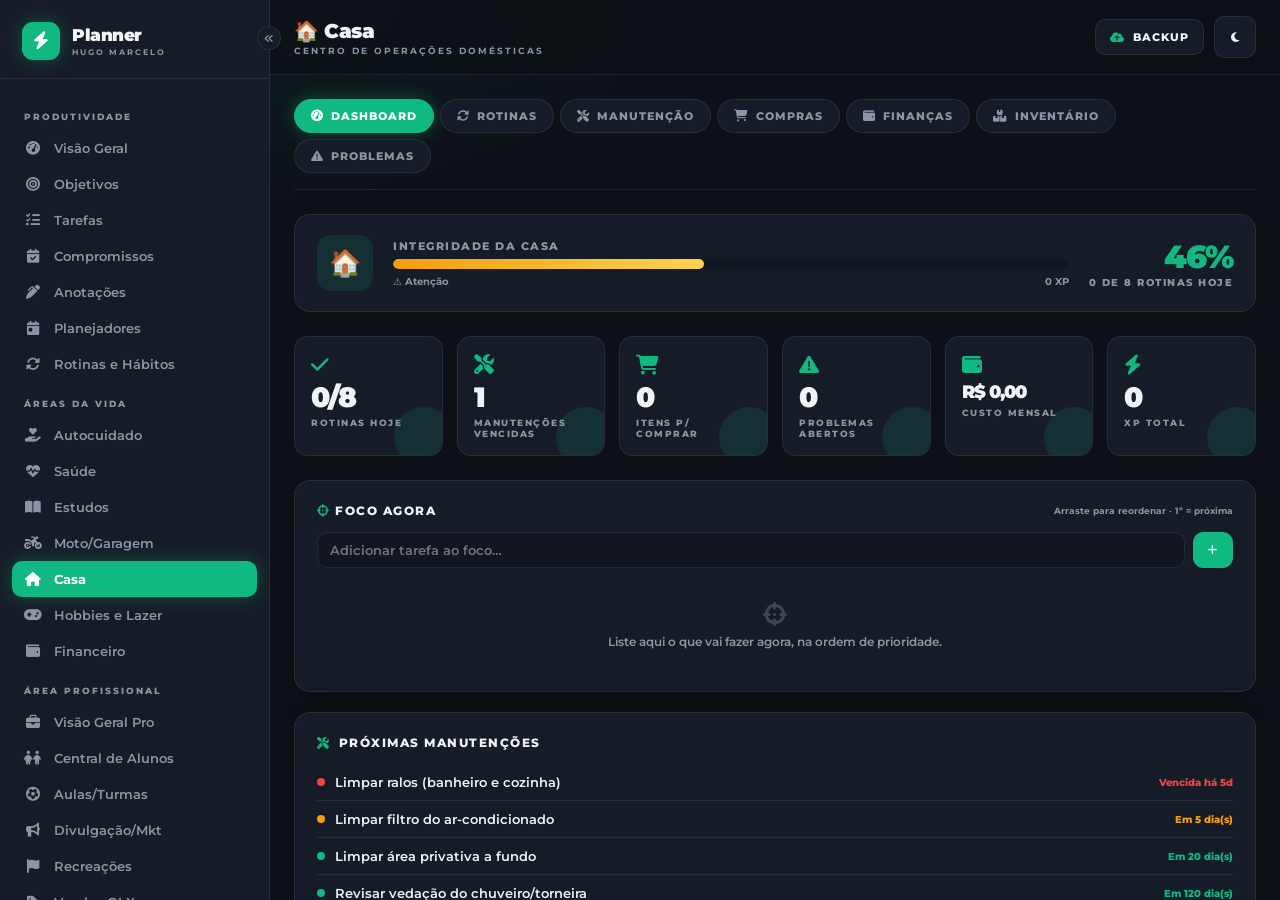
<file: casa.html>
<!DOCTYPE html>
<html lang="pt-br" data-theme="dark">
<head>
  <meta charset="UTF-8">
  <meta name="viewport" content="width=device-width, initial-scale=1.0">
  <title>Planner Hugo Marcelo | Casa</title>
  <link rel="stylesheet" href="https://cdnjs.cloudflare.com/ajax/libs/font-awesome/6.5.1/css/all.min.css">
  <link href="https://fonts.googleapis.com/css2?family=Montserrat:wght@400;500;600;700;800;900&display=swap" rel="stylesheet">
  <link rel="stylesheet" href="style.css">

  <style>
    /* ── Variáveis em :root para que os modais (fora do .container) as enxerguem ── */
    :root {
      --ca-ok:    #10b981;
      --ca-medio: #f59e0b;
      --ca-ruim:  #ef4444;
      --ca-azul:  #3b82f6;
      --ca-p-alta:  #ef4444;
      --ca-p-media: #f59e0b;
      --ca-p-baixa: #10b981;
    }

    /* ═══════════ 1. ABAS ═══════════ */
    .ca-tabs {
      display: flex; gap: 6px; flex-wrap: wrap;
      margin-bottom: 24px; padding-bottom: 16px;
      border-bottom: 1px solid var(--border);
    }
    .ca-tab {
      display: inline-flex; align-items: center; gap: 7px;
      padding: 9px 16px; border-radius: 99px;
      border: 1px solid var(--border); background: var(--panel);
      color: var(--text-muted); font-size: 11px; font-weight: 800;
      text-transform: uppercase; letter-spacing: 1px;
      cursor: pointer; transition: all .15s;
    }
    .ca-tab i { font-size: 12px; }
    .ca-tab:hover { color: var(--accent); border-color: var(--accent); }
    .ca-tab.ativa { background: var(--accent); color: #fff; border-color: var(--accent); box-shadow: var(--glow); }
    .ca-painel { display: none; }
    .ca-painel.ativo { display: block; }

    /* ═══════════ 2. DASHBOARD KPIs ═══════════ */
    .ca-kpis {
      display: grid; grid-template-columns: repeat(2,1fr); gap: 14px; margin-bottom: 24px;
    }
    @media(min-width:700px)  { .ca-kpis { grid-template-columns: repeat(3,1fr); } }
    @media(min-width:1000px) { .ca-kpis { grid-template-columns: repeat(6,1fr); } }
    .ca-kpi {
      background: var(--panel); border: 1px solid var(--border); border-radius: 14px;
      padding: 16px; display: flex; flex-direction: column; gap: 6px;
      position: relative; overflow: hidden; transition: border-color .15s;
    }
    .ca-kpi:hover { border-color: var(--accent); }
    .ca-kpi__icon { font-size: 20px; color: var(--accent); }
    .ca-kpi__val  { font-size: 28px; font-weight: 900; letter-spacing: -1px; line-height: 1; }
    .ca-kpi__label { font-size: 9px; font-weight: 800; text-transform: uppercase; letter-spacing: 1.5px; color: var(--text-muted); }
    .ca-kpi::after {
      content:""; position:absolute; right:-12px; bottom:-12px;
      width:60px; height:60px; border-radius:50%; background: var(--accent-soft);
    }

    /* ═══════════ 3. INTEGRIDADE ═══════════ */
    .ca-integridade {
      background: var(--panel); border: 1px solid var(--border); border-radius: 16px;
      padding: 20px 22px; margin-bottom: 24px;
      display: flex; align-items: center; gap: 20px; flex-wrap: wrap;
    }
    .ca-int-icone { width:56px; height:56px; border-radius:14px; background:var(--accent-soft); display:grid; place-items:center; font-size:26px; flex-shrink:0; }
    .ca-int-info  { flex:1; min-width:160px; }
    .ca-int-titulo { font-size:11px; font-weight:800; text-transform:uppercase; letter-spacing:1.5px; color:var(--text-muted); margin-bottom:6px; }
    .ca-int-bar-wrap { height:10px; border-radius:99px; background:var(--bg-soft); overflow:hidden; margin-bottom:6px; }
    .ca-int-bar { height:100%; border-radius:99px; background:linear-gradient(90deg,var(--accent),#34d399); transition:width .6s cubic-bezier(.4,0,.2,1); }
    .ca-int-legenda { display:flex; justify-content:space-between; font-size:10px; color:var(--text-muted); font-weight:700; }
    .ca-int-pct    { font-size:32px; font-weight:900; letter-spacing:-1px; color:var(--accent); flex-shrink:0; }
    .ca-int-status { font-size:10px; font-weight:800; text-transform:uppercase; letter-spacing:1.5px; color:var(--text-muted); }

    /* ═══════════ 4. NAVEGAÇÃO TEMPORAL (seta esq/dir + título de período) ═══════════ */
    .ca-nav-periodo {
      display: flex; align-items: center; gap: 10px;
      background: var(--panel); border: 1px solid var(--border);
      border-radius: 12px; padding: 10px 14px; margin-bottom: 18px;
    }
    .ca-nav-btn {
      width: 34px; height: 34px; border-radius: 9px; flex-shrink: 0;
      border: 1px solid var(--border); background: var(--bg-soft);
      color: var(--text-muted); font-size: 14px; cursor: pointer;
      display: grid; place-items: center; transition: all .15s;
    }
    .ca-nav-btn:hover { color: var(--accent); border-color: var(--accent); }
    .ca-nav-label {
      flex: 1; text-align: center;
      font-size: 14px; font-weight: 900; letter-spacing: -.3px;
    }
    .ca-nav-hoje {
      font-size: 9px; font-weight: 800; text-transform: uppercase;
      letter-spacing: 1.5px; padding: 4px 10px; border-radius: 99px;
      background: var(--accent-soft); border: 1px solid var(--accent);
      color: var(--accent); cursor: pointer; white-space: nowrap;
    }

    /* ═══════════ 5. RASTREADOR RECOLHÍVEL ═══════════ */
    .ca-rastreador-toggle {
      width: 100%; padding: 9px 14px; margin-bottom: 4px;
      border: 1px dashed var(--border); border-radius: 10px;
      background: transparent; cursor: pointer;
      display: flex; align-items: center; justify-content: center; gap: 8px;
      font-size: 10px; font-weight: 800; text-transform: uppercase;
      letter-spacing: 1px; color: var(--text-muted); transition: all .15s;
    }
    .ca-rastreador-toggle:hover { border-color: var(--accent); color: var(--accent); }
    .ca-rastreador-toggle .ca-rt-chevron { transition: transform .2s; font-size: 10px; }
    .ca-rastreador-toggle.aberto .ca-rt-chevron { transform: rotate(180deg); }

    .ca-rastreador-corpo { display: none; margin-bottom: 20px; }
    .ca-rastreador-corpo.aberto { display: block; }

    /* Grade de células do rastreador (dias da semana, semanas do mês, meses do ano) */
    .ca-tracker-grid {
      display: grid; gap: 6px;
      margin-top: 12px;
    }
    /* Dia: 7 colunas */
    .ca-tracker-grid.dias   { grid-template-columns: repeat(7,1fr); }
    /* Semana: 4–5 colunas */
    .ca-tracker-grid.semanas { grid-template-columns: repeat(5,1fr); }
    /* Mês: 12 colunas */
    .ca-tracker-grid.meses  { grid-template-columns: repeat(6,1fr); }
    @media(min-width:600px) { .ca-tracker-grid.meses { grid-template-columns: repeat(12,1fr); } }

    .ca-tracker-celula {
      border-radius: 8px; padding: 6px 4px;
      display: flex; flex-direction: column; align-items: center; gap: 3px;
      border: 1px solid var(--border); background: var(--bg-soft);
    }
    .ca-tracker-celula .ca-tc-label {
      font-size: 8px; font-weight: 800; text-transform: uppercase;
      letter-spacing: 1px; color: var(--text-muted);
    }
    .ca-tracker-celula .ca-tc-pct {
      font-size: 11px; font-weight: 900; color: var(--text-strong);
    }
    .ca-tracker-celula .ca-tc-bar {
      width: 100%; height: 4px; border-radius: 99px;
      background: var(--border); overflow: hidden;
    }
    .ca-tracker-celula .ca-tc-fill {
      height: 100%; border-radius: 99px; transition: width .4s;
    }
    /* Células destacadas (período atual) */
    .ca-tracker-celula.atual { border-color: var(--accent); background: var(--accent-soft); }
    .ca-tracker-celula.atual .ca-tc-label { color: var(--accent); }

    /* ═══════════ 6. TOGGLE DE VISUALIZAÇÃO (freq / cômodo) ═══════════ */
    .ca-view-toggle { display:flex; gap:6px; margin-bottom:20px; }
    .ca-view-btn {
      padding:7px 14px; border-radius:8px; font-size:10px; font-weight:800;
      text-transform:uppercase; letter-spacing:1px;
      border:1px solid var(--border); background:var(--panel);
      color:var(--text-muted); cursor:pointer; transition:all .15s;
    }
    .ca-view-btn.ativo { background:var(--accent-soft); border-color:var(--accent); color:var(--accent); }

    /* ═══════════ 7. SEÇÃO DE ROTINAS ═══════════ */
    .ca-secao { margin-bottom: 28px; }
    .ca-secao-titulo {
      font-size:10px; font-weight:900; text-transform:uppercase;
      letter-spacing:2px; color:var(--text-muted);
      margin-bottom:12px; display:flex; align-items:center; gap:8px;
    }
    .ca-secao-titulo::after { content:""; flex:1; height:1px; background:var(--border); }

    .ca-rotina-item {
      display:flex; align-items:center; gap:12px;
      padding:10px 14px; border-radius:11px;
      background:var(--bg-soft); border:1px solid var(--border);
      margin-bottom:6px; cursor:pointer;
      transition:all .15s; user-select:none;
    }
    .ca-rotina-item:hover { background:var(--panel); }
    .ca-rotina-check {
      width:26px; height:26px; border-radius:50%; flex-shrink:0;
      border:2px solid var(--border);
      display:grid; place-items:center; font-size:12px; transition:all .2s;
    }
    .ca-rotina-item[data-estado="feito"]  .ca-rotina-check { background:var(--ca-ok);  border-color:var(--ca-ok);  color:#fff; }
    .ca-rotina-item[data-estado="falhou"] .ca-rotina-check { background:var(--ca-ruim); border-color:var(--ca-ruim); color:#fff; }
    .ca-rotina-nome { flex:1; font-size:13px; font-weight:600; }
    .ca-rotina-item[data-estado="feito"]  .ca-rotina-nome { text-decoration:line-through; color:var(--text-muted); }
    .ca-rotina-item[data-estado="falhou"] .ca-rotina-nome { color:var(--text-muted); }
    .ca-rotina-tag {
      font-size:9px; font-weight:800; text-transform:uppercase;
      letter-spacing:1px; padding:3px 8px; border-radius:99px;
      background:var(--bg); border:1px solid var(--border); color:var(--text-muted);
    }

    /* ═══════════ 8. MANUTENÇÃO ═══════════ */
    .ca-manut-grid { display:grid; gap:12px; grid-template-columns:1fr; }
    @media(min-width:700px) { .ca-manut-grid { grid-template-columns:repeat(2,1fr); } }
    .ca-manut-card {
      background:var(--panel); border:1px solid var(--border); border-radius:13px;
      padding:14px 16px; display:flex; flex-direction:column; gap:8px; transition:border-color .15s;
    }
    .ca-manut-card:hover { border-color:var(--accent); }
    .ca-manut-head  { display:flex; align-items:flex-start; gap:10px; }
    .ca-manut-semaforo { width:10px; height:10px; border-radius:50%; flex-shrink:0; margin-top:4px; }
    .ca-manut-nome  { flex:1; font-size:13px; font-weight:700; }
    .ca-manut-acoes { display:flex; gap:6px; }
    .ca-manut-btn {
      width:28px; height:28px; border-radius:8px; display:grid; place-items:center;
      background:var(--bg-soft); border:1px solid var(--border);
      color:var(--text-muted); font-size:11px; cursor:pointer; transition:all .15s;
    }
    .ca-manut-btn:hover { color:var(--accent); border-color:var(--accent); }
    .ca-manut-btn.concluir:hover { color:var(--ca-ok);  border-color:var(--ca-ok);  }
    .ca-manut-btn.excluir:hover  { color:var(--ca-ruim); border-color:var(--ca-ruim); }
    .ca-manut-meta  { display:flex; gap:10px; flex-wrap:wrap; }
    .ca-manut-pill  {
      font-size:9px; font-weight:800; text-transform:uppercase;
      letter-spacing:1px; padding:3px 9px; border-radius:99px;
      background:var(--bg-soft); border:1px solid var(--border); color:var(--text-muted);
    }
    .ca-manut-proxima { font-size:11px; color:var(--text-muted); font-weight:600; }
    .ca-manut-proxima b { color:var(--text-strong); }

    /* ═══════════ 9. LISTA DE COMPRAS ═══════════ */
    .ca-compras-head { display:flex; gap:10px; margin-bottom:18px; flex-wrap:wrap; align-items:center; justify-content:space-between; }
    .ca-compras-filtro { display:flex; gap:6px; flex-wrap:wrap; }
    .ca-cat-pill {
      padding:6px 12px; border-radius:99px; font-size:10px; font-weight:800;
      text-transform:uppercase; letter-spacing:1px;
      border:1px solid var(--border); background:var(--panel);
      color:var(--text-muted); cursor:pointer; transition:all .15s;
    }
    .ca-cat-pill.ativo, .ca-cat-pill:hover { border-color:var(--accent); color:var(--accent); background:var(--accent-soft); }
    .ca-compra-item {
      display:flex; align-items:center; gap:12px;
      padding:10px 14px; border-radius:11px;
      background:var(--bg-soft); border:1px solid var(--border);
      margin-bottom:6px; transition:all .15s;
    }
    .ca-compra-check {
      width:22px; height:22px; border-radius:6px; flex-shrink:0;
      border:2px solid var(--border); display:grid; place-items:center;
      cursor:pointer; transition:all .15s;
    }
    .ca-compra-item.comprado .ca-compra-check { background:var(--ca-ok); border-color:var(--ca-ok); color:#fff; }
    .ca-compra-item.comprado .ca-compra-nome  { text-decoration:line-through; color:var(--text-muted); }
    .ca-compra-nome { flex:1; font-size:13px; font-weight:600; }
    .ca-compra-qtd  { font-size:10px; font-weight:800; color:var(--text-muted); background:var(--bg); border:1px solid var(--border); padding:2px 8px; border-radius:6px; }
    .ca-compra-del  { width:22px; height:22px; border-radius:6px; border:none; background:transparent; color:var(--text-muted); font-size:11px; cursor:pointer; transition:color .15s; display:grid; place-items:center; }
    .ca-compra-del:hover { color:var(--ca-ruim); }
    .ca-comprados-toggle {
      width:100%; padding:10px; text-align:center;
      border:1px dashed var(--border); border-radius:10px;
      background:transparent; cursor:pointer; margin:12px 0 4px;
      font-size:10px; font-weight:800; text-transform:uppercase;
      letter-spacing:1px; color:var(--text-muted); transition:all .15s;
    }
    .ca-comprados-toggle:hover { color:var(--ca-ok); border-color:var(--ca-ok); }
    .ca-comprados-lista { display:none; }
    .ca-comprados-lista.aberto { display:block; }
    .ca-prog-wrap { background:var(--panel); border:1px solid var(--border); border-radius:12px; padding:14px 16px; margin-bottom:18px; }
    .ca-prog-header { display:flex; justify-content:space-between; align-items:center; margin-bottom:8px; font-size:11px; font-weight:800; }
    .ca-prog-bar-wrap { height:8px; border-radius:99px; background:var(--bg-soft); overflow:hidden; }
    .ca-prog-bar { height:100%; border-radius:99px; background:linear-gradient(90deg,var(--ca-ok),#34d399); transition:width .4s ease; }

    /* ═══════════ 10. FINANÇAS ═══════════ */
    .ca-fin-total {
      display:flex; align-items:center; justify-content:space-between;
      padding:18px 20px;
      background:linear-gradient(135deg,var(--accent-soft),transparent);
      border:1px solid var(--accent); border-radius:14px; margin-bottom:20px;
    }
    .ca-fin-total-label { font-size:10px; font-weight:800; text-transform:uppercase; letter-spacing:1.5px; color:var(--text-muted); }
    .ca-fin-total-valor { font-size:32px; font-weight:900; letter-spacing:-1px; color:var(--accent); }
    .ca-fin-item {
      display:flex; align-items:center; gap:12px;
      padding:11px 14px; border-radius:11px;
      background:var(--bg-soft); border:1px solid var(--border); margin-bottom:6px;
    }
    .ca-fin-icone { width:34px; height:34px; border-radius:9px; flex-shrink:0; background:var(--accent-soft); display:grid; place-items:center; font-size:14px; color:var(--accent); }
    .ca-fin-nome  { flex:1; font-size:13px; font-weight:600; }
    .ca-fin-valor { font-size:14px; font-weight:800; }
    .ca-fin-acoes { display:flex; gap:4px; }
    .ca-fin-btn   { width:26px; height:26px; border-radius:7px; background:var(--bg); border:1px solid var(--border); color:var(--text-muted); font-size:10px; cursor:pointer; display:grid; place-items:center; transition:all .15s; }
    .ca-fin-btn:hover { color:var(--ca-ruim); border-color:var(--ca-ruim); }

    /* Barra resumo anual no modal relatório */
    .ca-rel-row {
      display:flex; align-items:center; gap:10px; margin-bottom:8px;
    }
    .ca-rel-label { width:40px; font-size:10px; font-weight:800; color:var(--text-muted); }
    .ca-rel-bar-wrap { flex:1; height:6px; border-radius:99px; background:var(--bg-soft); overflow:hidden; }
    .ca-rel-bar-fill { height:100%; border-radius:99px; background:var(--accent); }
    .ca-rel-val { font-size:11px; font-weight:800; min-width:80px; text-align:right; }

    /* ═══════════ 11. INVENTÁRIO ═══════════ */
    .ca-inv-comodo { background:var(--panel); border:1px solid var(--border); border-radius:14px; padding:16px 18px; margin-bottom:14px; }
    .ca-inv-comodo-head { display:flex; align-items:center; gap:10px; margin-bottom:14px; }
    .ca-inv-comodo-icone { width:36px; height:36px; border-radius:10px; flex-shrink:0; background:var(--accent-soft); display:grid; place-items:center; font-size:16px; color:var(--accent); }
    .ca-inv-comodo-nome { font-size:14px; font-weight:800; flex:1; }
    .ca-inv-cols { display:grid; grid-template-columns:1fr 1fr; gap:12px; }
    @media(max-width:600px) { .ca-inv-cols { grid-template-columns:1fr; } }
    .ca-inv-sub  { font-size:9px; font-weight:900; text-transform:uppercase; letter-spacing:2px; color:var(--text-muted); margin-bottom:8px; }
    .ca-inv-item { display:flex; align-items:center; gap:8px; padding:7px 10px; border-radius:8px; background:var(--bg-soft); margin-bottom:4px; font-size:12px; font-weight:600; }
    .ca-inv-item span { flex:1; }
    .ca-inv-del  { background:none; border:none; color:var(--text-muted); font-size:10px; cursor:pointer; padding:0; transition:color .15s; }
    .ca-inv-del:hover { color:var(--ca-ruim); }

    /* ═══════════ 12. PROBLEMAS ═══════════ */
    .ca-prob-item {
      background:var(--panel); border:1px solid var(--border); border-radius:13px;
      padding:14px 16px; margin-bottom:10px; display:flex; flex-direction:column;
      gap:8px; transition:border-color .15s;
    }
    .ca-prob-item:hover { border-color:var(--accent); }
    .ca-prob-head     { display:flex; align-items:flex-start; gap:10px; }
    .ca-prob-prioridade { width:8px; height:8px; border-radius:50%; flex-shrink:0; margin-top:5px; }
    .ca-prob-titulo   { flex:1; font-size:14px; font-weight:700; }
    .ca-prob-status   { font-size:9px; font-weight:900; text-transform:uppercase; letter-spacing:1px; padding:3px 10px; border-radius:99px; }
    .ca-prob-status.aberto    { background:rgba(239,68,68,.12); color:var(--ca-ruim); border:1px solid var(--ca-ruim); }
    .ca-prob-status.resolvido { background:var(--accent-soft); color:var(--ca-ok); border:1px solid var(--ca-ok); }
    .ca-prob-meta  { display:flex; gap:10px; flex-wrap:wrap; align-items:center; }
    .ca-prob-pill  { font-size:9px; font-weight:800; text-transform:uppercase; letter-spacing:1px; padding:3px 9px; border-radius:99px; background:var(--bg-soft); border:1px solid var(--border); color:var(--text-muted); }
    .ca-prob-acoes { display:flex; gap:6px; margin-left:auto; }
    .ca-prob-btn   { padding:5px 10px; border-radius:7px; font-size:10px; font-weight:800; background:var(--bg-soft); border:1px solid var(--border); color:var(--text-muted); cursor:pointer; transition:all .15s; }
    .ca-prob-btn.resolver:hover { background:var(--accent-soft); color:var(--accent); border-color:var(--accent); }
    .ca-prob-btn.excluir:hover  { background:rgba(239,68,68,.1); color:var(--ca-ruim); border-color:var(--ca-ruim); }
    .ca-prob-obs       { font-size:12px; color:var(--text-muted); line-height:1.5; padding:8px 10px; background:var(--bg-soft); border-radius:8px; white-space:pre-wrap; }
    .ca-prob-resolucao { font-size:12px; color:var(--ca-azul); line-height:1.5; padding:8px 10px; background:rgba(59,130,246,.07); border:1px solid rgba(59,130,246,.2); border-radius:8px; white-space:pre-wrap; }
    .ca-prob-resolucao-label { font-size:9px; font-weight:900; text-transform:uppercase; letter-spacing:1.5px; color:var(--ca-azul); margin-bottom:3px; }

    /* ═══════════ 13. CARD DE FOCO (próximas tarefas — drag & drop) ═══════════ */
    .ca-foco-add {
      display: flex; gap: 8px; margin-bottom: 14px;
    }
    .ca-foco-add input {
      flex: 1; background: var(--bg-soft); border: 1px solid var(--border);
      border-radius: 10px; padding: 9px 12px; color: var(--text-strong);
      font-family: inherit; font-size: 13px; font-weight: 600;
      transition: border-color .15s;
    }
    .ca-foco-add input:focus { outline: none; border-color: var(--accent); }

    /* Lista de itens arrastáveis */
    #foco-lista { min-height: 40px; }

    .ca-foco-item {
      display: flex; align-items: center; gap: 10px;
      padding: 10px 12px; border-radius: 11px;
      background: var(--bg-soft); border: 1px solid var(--border);
      margin-bottom: 6px; transition: all .15s;
      cursor: grab;
      /* Será o primeiro item destacado (destaque do "agora") */
    }
    .ca-foco-item:first-child {
      background: var(--accent-soft);
      border-color: var(--accent);
    }
    .ca-foco-item:first-child .ca-foco-num { background: var(--accent); color: #fff; }

    /* Enquanto arrasta */
    .ca-foco-item.dragging {
      opacity: .4; cursor: grabbing;
    }
    /* Zona de drop iluminada */
    .ca-foco-item.drag-over {
      border-color: var(--accent);
      background: var(--accent-soft);
    }

    .ca-foco-num {
      width: 22px; height: 22px; border-radius: 50%; flex-shrink: 0;
      background: var(--bg); border: 1px solid var(--border);
      display: grid; place-items: center;
      font-size: 10px; font-weight: 900; color: var(--text-muted);
      transition: all .2s;
    }
    .ca-foco-handle {
      color: var(--text-muted); font-size: 12px; cursor: grab; padding: 0 2px; flex-shrink: 0;
    }
    .ca-foco-texto { flex: 1; font-size: 13px; font-weight: 600; }
    .ca-foco-del {
      width: 22px; height: 22px; border-radius: 6px; border: none;
      background: transparent; color: var(--text-muted); font-size: 11px;
      cursor: pointer; display: grid; place-items: center; transition: color .15s; flex-shrink: 0;
    }
    .ca-foco-del:hover { color: var(--ca-ruim); }

    /* Dica vazia */
    .ca-foco-vazio {
      text-align: center; padding: 20px;
      color: var(--text-muted); font-size: 12px; font-weight: 600;
    }
    .ca-foco-vazio i { display: block; font-size: 24px; margin-bottom: 8px; opacity: .35; }

    /* ═══════════ 14. MODAL GENÉRICO ═══════════ */
    .ca-modal { position:fixed; inset:0; z-index:200; display:none; align-items:center; justify-content:center; padding:16px; background:rgba(0,0,0,.72); backdrop-filter:blur(6px); }
    .ca-modal.aberto { display:flex; }
    .ca-modal-box { background:var(--bg); border:1px solid var(--border); border-radius:20px; width:100%; max-width:480px; box-shadow:var(--shadow); overflow:hidden; animation:pop .22s ease; max-height:90dvh; overflow-y:auto; }
    .ca-modal-box.largo { max-width:560px; }
    .ca-modal-head { display:flex; align-items:center; justify-content:space-between; padding:16px 20px; border-bottom:1px solid var(--border); background:var(--panel); position:sticky; top:0; z-index:1; }
    .ca-modal-head h3 { font-size:12px; font-weight:900; text-transform:uppercase; letter-spacing:1.5px; }
    .ca-modal-close { font-size:18px; color:var(--text-muted); cursor:pointer; transition:color .15s; }
    .ca-modal-close:hover { color:var(--ca-ruim); }
    .ca-modal-body { padding:20px; display:flex; flex-direction:column; gap:14px; }
    .ca-campo       { display:flex; flex-direction:column; gap:5px; }
    .ca-campo label { font-size:10px; font-weight:800; text-transform:uppercase; letter-spacing:1.5px; color:var(--text-muted); }
    .ca-campo input,
    .ca-campo select,
    .ca-campo textarea {
      background:var(--bg-soft); border:1px solid var(--border); border-radius:10px;
      padding:10px 12px; color:var(--text-strong); font-family:inherit;
      font-size:13px; font-weight:600; width:100%; transition:border-color .15s; resize:vertical;
    }
    .ca-campo input:focus,
    .ca-campo select:focus,
    .ca-campo textarea:focus { outline:none; border-color:var(--accent); }
    .ca-campo-row    { display:grid; grid-template-columns:1fr 1fr; gap:12px; }
    .ca-modal-footer { padding:14px 20px; border-top:1px solid var(--border); display:flex; gap:10px; justify-content:flex-end; background:var(--panel); }

    /* ═══════════ 14. ESTADO VAZIO ═══════════ */
    .ca-vazio { text-align:center; padding:40px 20px; color:var(--text-muted); }
    .ca-vazio i { font-size:36px; margin-bottom:12px; display:block; opacity:.4; }
    .ca-vazio p { font-size:12px; font-weight:600; }

    /* ═══════════ 15. XP TOAST ═══════════ */
    .ca-xp-toast {
      position:fixed; top:80px; right:20px; z-index:9999;
      background:var(--accent); color:#fff;
      padding:10px 18px; border-radius:99px; font-size:12px; font-weight:900;
      box-shadow:var(--glow); pointer-events:none;
      animation:caToastIn .3s ease, caToastOut .3s ease 1.4s forwards;
    }
    @keyframes caToastIn  { from{opacity:0;transform:translateY(-10px)} to{opacity:1;transform:translateY(0)} }
    @keyframes caToastOut { from{opacity:1} to{opacity:0} }

    /* ═══════════ 16. MODAL RELATÓRIO ANUAL ═══════════ */
    .ca-relatorio-resumo {
      display:grid; grid-template-columns:1fr 1fr; gap:10px; margin-bottom:16px;
    }
    .ca-rel-stat {
      background:var(--bg-soft); border:1px solid var(--border); border-radius:10px;
      padding:12px; text-align:center;
    }
    .ca-rel-stat-val   { font-size:22px; font-weight:900; letter-spacing:-1px; color:var(--accent); }
    .ca-rel-stat-label { font-size:9px; font-weight:800; text-transform:uppercase; letter-spacing:1.5px; color:var(--text-muted); }
    .ca-rel-divider    { font-size:10px; font-weight:900; text-transform:uppercase; letter-spacing:2px; color:var(--text-muted); margin:12px 0 8px; }
  </style>
</head>

<body class="app" data-page="casa">
  <div id="sidebar-container"></div>
  <div id="overlay" class="overlay" onclick="fecharMenu()"></div>

  <main class="main">
    <header class="header">
      <div class="header__left">
        <button class="btn btn--icon btn--menu" onclick="abrirMenu()" aria-label="Abrir menu">
          <i class="fa-solid fa-bars"></i>
        </button>
        <div>
          <h1 class="header__title">🏠 Casa</h1>
          <p class="header__subtitle">Centro de Operações Domésticas</p>
        </div>
      </div>
      <div class="header__actions">
        <button class="btn" onclick="abrirSync()">
          <i class="fa-solid fa-cloud-arrow-up" style="color:var(--accent)"></i>
          <span>Backup</span>
        </button>
        <button class="btn btn--icon" id="btn-tema" onclick="Tema.alternar()" aria-label="Trocar tema">
          <i class="fa-solid fa-moon"></i>
        </button>
      </div>
    </header>

    <div class="container fade-up">

      <!-- ══════════════ ABAS ══════════════ -->
      <nav class="ca-tabs" role="tablist">
        <button class="ca-tab ativa" onclick="trocarAba('dashboard')"  data-aba="dashboard"><i class="fa-solid fa-gauge-high"></i> Dashboard</button>
        <button class="ca-tab"       onclick="trocarAba('rotinas')"    data-aba="rotinas"><i class="fa-solid fa-rotate"></i> Rotinas</button>
        <button class="ca-tab"       onclick="trocarAba('manutencao')" data-aba="manutencao"><i class="fa-solid fa-screwdriver-wrench"></i> Manutenção</button>
        <button class="ca-tab"       onclick="trocarAba('compras')"    data-aba="compras"><i class="fa-solid fa-cart-shopping"></i> Compras</button>
        <button class="ca-tab"       onclick="trocarAba('financas')"   data-aba="financas"><i class="fa-solid fa-wallet"></i> Finanças</button>
        <button class="ca-tab"       onclick="trocarAba('inventario')" data-aba="inventario"><i class="fa-solid fa-boxes-stacked"></i> Inventário</button>
        <button class="ca-tab"       onclick="trocarAba('problemas')"  data-aba="problemas"><i class="fa-solid fa-triangle-exclamation"></i> Problemas</button>
      </nav>

      <!-- ══════════════ DASHBOARD ══════════════ -->
      <section class="ca-painel ativo" id="painel-dashboard">
        <div class="ca-integridade">
          <div class="ca-int-icone">🏠</div>
          <div class="ca-int-info">
            <div class="ca-int-titulo">Integridade da Casa</div>
            <div class="ca-int-bar-wrap"><div class="ca-int-bar" id="ca-int-bar" style="width:0%"></div></div>
            <div class="ca-int-legenda">
              <span id="ca-int-label">Calculando…</span>
              <span id="ca-xp-label">0 XP</span>
            </div>
          </div>
          <div style="text-align:right;flex-shrink:0;">
            <div class="ca-int-pct"    id="ca-int-pct">0%</div>
            <div class="ca-int-status" id="ca-int-status">—</div>
          </div>
        </div>

        <div class="ca-kpis">
          <div class="ca-kpi"><div class="ca-kpi__icon"><i class="fa-solid fa-check"></i></div><div class="ca-kpi__val" id="kpi-rotinas-feitas">0</div><div class="ca-kpi__label">Rotinas hoje</div></div>
          <div class="ca-kpi"><div class="ca-kpi__icon"><i class="fa-solid fa-screwdriver-wrench"></i></div><div class="ca-kpi__val" id="kpi-manut-pendentes">0</div><div class="ca-kpi__label">Manutenções vencidas</div></div>
          <div class="ca-kpi"><div class="ca-kpi__icon"><i class="fa-solid fa-cart-shopping"></i></div><div class="ca-kpi__val" id="kpi-compras">0</div><div class="ca-kpi__label">Itens p/ comprar</div></div>
          <div class="ca-kpi"><div class="ca-kpi__icon"><i class="fa-solid fa-triangle-exclamation"></i></div><div class="ca-kpi__val" id="kpi-problemas">0</div><div class="ca-kpi__label">Problemas abertos</div></div>
          <div class="ca-kpi"><div class="ca-kpi__icon"><i class="fa-solid fa-wallet"></i></div><div class="ca-kpi__val" id="kpi-gasto" style="font-size:18px">R$ 0</div><div class="ca-kpi__label">Custo mensal</div></div>
          <div class="ca-kpi"><div class="ca-kpi__icon"><i class="fa-solid fa-bolt"></i></div><div class="ca-kpi__val" id="kpi-xp">0</div><div class="ca-kpi__label">XP total</div></div>
        </div>

        <!-- Card de Foco — próximas tarefas em ordem de prioridade, arrastáveis -->
        <div class="card" style="margin-bottom:20px;">
          <div class="card__title" style="justify-content:space-between;">
            <span><i class="fa-solid fa-crosshairs"></i> Foco Agora</span>
            <span style="font-size:9px;font-weight:700;color:var(--text-muted);text-transform:none;letter-spacing:0;">Arraste para reordenar · 1º = próxima</span>
          </div>
          <div class="ca-foco-add">
            <input type="text" id="foco-input" placeholder="Adicionar tarefa ao foco…" onkeydown="if(event.key==='Enter')adicionarFoco()">
            <button class="btn btn--primary" onclick="adicionarFoco()" style="padding:9px 14px;"><i class="fa-solid fa-plus"></i></button>
          </div>
          <div id="foco-lista"></div>
        </div>

        <div class="card">
          <div class="card__title"><i class="fa-solid fa-screwdriver-wrench"></i> Próximas Manutenções</div>
          <div id="dash-proximas-manut"><div class="ca-vazio"><i class="fa-solid fa-screwdriver-wrench"></i><p>Nenhuma manutenção cadastrada</p></div></div>
        </div>

        <!-- Reset de XP — discreto, no rodapé do dashboard -->
        <div style="text-align:center;margin-top:24px;">
          <button class="btn" onclick="resetarXP()" style="font-size:9px;color:var(--text-muted);border-color:var(--border);padding:6px 12px;">
            <i class="fa-solid fa-rotate-left"></i> Resetar XP
          </button>
        </div>
      </section>

      <!-- ══════════════ ROTINAS ══════════════ -->
      <section class="ca-painel" id="painel-rotinas">

        <div style="display:flex;align-items:center;justify-content:space-between;flex-wrap:wrap;gap:10px;margin-bottom:18px;">
          <div class="ca-view-toggle">
            <button class="ca-view-btn ativo" id="vbtn-frequencia" onclick="trocarViewRotinas('frequencia')"><i class="fa-solid fa-clock"></i> Frequência</button>
            <button class="ca-view-btn"       id="vbtn-comodo"     onclick="trocarViewRotinas('comodo')"><i class="fa-solid fa-door-open"></i> Cômodo</button>
          </div>
          <button class="btn btn--primary" onclick="abrirModalRotina()"><i class="fa-solid fa-plus"></i> Nova Rotina</button>
        </div>

        <!-- Vista por frequência -->
        <div id="rotinas-frequencia">

          <!-- DIÁRIAS: navegação por DIA -->
          <div class="ca-secao">
            <div class="ca-secao-titulo"><i class="fa-solid fa-sun" style="color:#f59e0b"></i> Diárias</div>
            <div class="ca-nav-periodo">
              <button class="ca-nav-btn" onclick="navDia(-1)"><i class="fa-solid fa-chevron-left"></i></button>
              <span class="ca-nav-label" id="nav-dia-label">—</span>
              <button class="ca-nav-hoje" onclick="navDiaHoje()">Hoje</button>
              <button class="ca-nav-btn" onclick="navDia(+1)"><i class="fa-solid fa-chevron-right"></i></button>
            </div>
            <!-- Rastreador semanal recolhível -->
            <button class="ca-rastreador-toggle" id="rt-diario-toggle" onclick="toggleRastreador('rt-diario')">
              <i class="fa-solid fa-chart-simple"></i> Desempenho da Semana
              <i class="fa-solid fa-chevron-down ca-rt-chevron"></i>
            </button>
            <div class="ca-rastreador-corpo" id="rt-diario">
              <div class="ca-tracker-grid dias" id="tracker-dias"></div>
            </div>
            <div id="lista-rotinas-diaria"></div>
          </div>

          <!-- SEMANAIS: navegação por SEMANA -->
          <div class="ca-secao">
            <div class="ca-secao-titulo"><i class="fa-solid fa-calendar-week" style="color:#3b82f6"></i> Semanais</div>
            <div class="ca-nav-periodo">
              <button class="ca-nav-btn" onclick="navSemana(-1)"><i class="fa-solid fa-chevron-left"></i></button>
              <span class="ca-nav-label" id="nav-semana-label">—</span>
              <button class="ca-nav-hoje" onclick="navSemanaAtual()">Esta Semana</button>
              <button class="ca-nav-btn" onclick="navSemana(+1)"><i class="fa-solid fa-chevron-right"></i></button>
            </div>
            <!-- Rastreador mensal recolhível -->
            <button class="ca-rastreador-toggle" id="rt-semanal-toggle" onclick="toggleRastreador('rt-semanal')">
              <i class="fa-solid fa-chart-simple"></i> Desempenho do Mês
              <i class="fa-solid fa-chevron-down ca-rt-chevron"></i>
            </button>
            <div class="ca-rastreador-corpo" id="rt-semanal">
              <div class="ca-tracker-grid semanas" id="tracker-semanas"></div>
            </div>
            <div id="lista-rotinas-semanal"></div>
          </div>

          <!-- MENSAIS: navegação por MÊS -->
          <div class="ca-secao">
            <div class="ca-secao-titulo"><i class="fa-solid fa-calendar" style="color:#8b5cf6"></i> Mensais</div>
            <div class="ca-nav-periodo">
              <button class="ca-nav-btn" onclick="navMes(-1)"><i class="fa-solid fa-chevron-left"></i></button>
              <span class="ca-nav-label" id="nav-mes-label">—</span>
              <button class="ca-nav-hoje" onclick="navMesAtual()">Este Mês</button>
              <button class="ca-nav-btn" onclick="navMes(+1)"><i class="fa-solid fa-chevron-right"></i></button>
            </div>
            <!-- Rastreador anual recolhível -->
            <button class="ca-rastreador-toggle" id="rt-mensal-toggle" onclick="toggleRastreador('rt-mensal')">
              <i class="fa-solid fa-chart-simple"></i> Desempenho do Ano
              <i class="fa-solid fa-chevron-down ca-rt-chevron"></i>
            </button>
            <div class="ca-rastreador-corpo" id="rt-mensal">
              <div class="ca-tracker-grid meses" id="tracker-meses"></div>
            </div>
            <div id="lista-rotinas-mensal"></div>
          </div>

        </div><!-- /rotinas-frequencia -->

        <!-- Vista por cômodo -->
        <div id="rotinas-comodo" style="display:none"></div>

      </section>

      <!-- ══════════════ MANUTENÇÃO ══════════════ -->
      <section class="ca-painel" id="painel-manutencao">
        <div style="display:flex;align-items:center;justify-content:space-between;flex-wrap:wrap;gap:10px;margin-bottom:18px;">
          <p style="font-size:12px;color:var(--text-muted);font-weight:600;">Acompanhe inspeções, limpezas e trocas periódicas da casa.</p>
          <button class="btn btn--primary" onclick="abrirModalManut()"><i class="fa-solid fa-plus"></i> Nova Manutenção</button>
        </div>
        <div class="ca-manut-grid" id="lista-manutencao">
          <div class="ca-vazio" style="grid-column:1/-1"><i class="fa-solid fa-screwdriver-wrench"></i><p>Nenhuma manutenção cadastrada</p></div>
        </div>
      </section>

      <!-- ══════════════ COMPRAS ══════════════ -->
      <section class="ca-painel" id="painel-compras">
        <div class="ca-prog-wrap">
          <div class="ca-prog-header">
            <span>Progresso das Compras</span>
            <span id="compras-prog-texto">0 de 0 itens</span>
          </div>
          <div class="ca-prog-bar-wrap"><div class="ca-prog-bar" id="compras-prog-bar" style="width:0%"></div></div>
        </div>
        <div class="ca-compras-head">
          <div class="ca-compras-filtro" id="filtros-compra">
            <button class="ca-cat-pill ativo" onclick="filtrarCompras('todos')" data-cat="todos">Todos</button>
          </div>
          <button class="btn btn--primary" onclick="abrirModalCompra()"><i class="fa-solid fa-plus"></i> Adicionar Item</button>
        </div>
        <div id="lista-compras-pendentes"></div>
        <button class="ca-comprados-toggle" id="btn-comprados-toggle" onclick="toggleComprados()" style="display:none">
          <i class="fa-solid fa-check-circle" style="color:var(--ca-ok)"></i> Comprados Hoje (<span id="qtd-comprados">0</span>)
        </button>
        <div class="ca-comprados-lista" id="lista-comprados"></div>
      </section>

      <!-- ══════════════ FINANÇAS ══════════════ -->
      <section class="ca-painel" id="painel-financas">

        <!-- Navegação por mês -->
        <div class="ca-nav-periodo" style="margin-bottom:16px;">
          <button class="ca-nav-btn" onclick="navFinMes(-1)"><i class="fa-solid fa-chevron-left"></i></button>
          <span class="ca-nav-label" id="nav-fin-label">—</span>
          <button class="ca-nav-hoje" onclick="navFinMesAtual()">Este Mês</button>
          <button class="ca-nav-btn" onclick="navFinMes(+1)"><i class="fa-solid fa-chevron-right"></i></button>
        </div>

        <!-- Rastreador anual de gastos recolhível -->
        <button class="ca-rastreador-toggle" id="rt-fin-toggle" onclick="toggleRastreador('rt-fin')">
          <i class="fa-solid fa-chart-bar"></i> Ver Gastos do Ano
          <i class="fa-solid fa-chevron-down ca-rt-chevron"></i>
        </button>
        <div class="ca-rastreador-corpo" id="rt-fin">
          <div class="ca-tracker-grid meses" id="tracker-fin-meses"></div>
        </div>

        <div class="ca-fin-total">
          <div>
            <div class="ca-fin-total-label">Custo Fixo — <span id="fin-mes-nome">—</span></div>
            <div class="ca-fin-total-valor" id="fin-total-valor">R$ 0,00</div>
          </div>
          <i class="fa-solid fa-house-circle-check" style="font-size:36px;color:var(--accent);opacity:.5"></i>
        </div>

        <div style="display:flex;gap:8px;justify-content:flex-end;margin-bottom:16px;flex-wrap:wrap;">
          <button class="btn" onclick="copiarMesAnterior()"><i class="fa-solid fa-copy"></i> Copiar Mês Anterior</button>
          <button class="btn btn--primary" onclick="abrirModalFinanca()"><i class="fa-solid fa-plus"></i> Nova Despesa</button>
        </div>

        <div id="lista-financas"></div>
      </section>

      <!-- ══════════════ INVENTÁRIO ══════════════ -->
      <section class="ca-painel" id="painel-inventario">
        <div style="display:flex;justify-content:flex-end;margin-bottom:16px;">
          <button class="btn btn--primary" onclick="abrirModalInventario()"><i class="fa-solid fa-plus"></i> Adicionar Item</button>
        </div>
        <div id="lista-inventario"></div>
      </section>

      <!-- ══════════════ PROBLEMAS ══════════════ -->
      <section class="ca-painel" id="painel-problemas">
        <div style="display:flex;align-items:center;justify-content:space-between;flex-wrap:wrap;gap:10px;margin-bottom:18px;">
          <p style="font-size:12px;color:var(--text-muted);font-weight:600;">Registre consertos, melhorias e pendências da casa.</p>
          <button class="btn btn--primary" onclick="abrirModalProblema()"><i class="fa-solid fa-plus"></i> Novo Problema</button>
        </div>
        <div id="lista-problemas"></div>
      </section>

    </div><!-- /container -->
    <div id="footer-container"></div>
  </main>

  <!-- ══════════════════════════════════════
       MODAIS
  ══════════════════════════════════════ -->

  <!-- Backup padrão -->
  <div id="modal-sync" class="modal">
    <div class="modal__box">
      <div class="modal__head">
        <h3><i class="fa-solid fa-cloud-arrow-up" style="color:var(--accent)"></i> Backup & Transferência</h3>
        <button class="modal__close" onclick="fecharSync()"><i class="fa-solid fa-xmark"></i></button>
      </div>
      <div class="modal__body">
        <p>Sem nuvem por enquanto: use isto pra levar seus dados entre celular e computador.</p>
        <button class="btn" onclick="exportarBackup()" style="width:100%;justify-content:center;"><i class="fa-solid fa-download"></i> Exportar</button>
        <input type="file" id="input-import" accept=".json" onchange="importarBackup(event)" style="display:none;">
        <button class="btn btn--primary" onclick="document.getElementById('input-import').click()" style="width:100%;justify-content:center;"><i class="fa-solid fa-upload"></i> Importar</button>
      </div>
    </div>
  </div>

  <!-- Nova Rotina -->
  <!-- Nova / Editar Rotina -->
  <div class="ca-modal" id="modal-rotina">
    <div class="ca-modal-box">
      <div class="ca-modal-head">
        <h3><i class="fa-solid fa-rotate" style="color:var(--accent)"></i> <span id="rot-modal-titulo">Nova Rotina</span></h3>
        <button class="ca-modal-close" onclick="fecharModal('modal-rotina')"><i class="fa-solid fa-xmark"></i></button>
      </div>
      <div class="ca-modal-body">
        <!-- Campo oculto: vazio = criação, preenchido = edição -->
        <input type="hidden" id="r-id">
        <div class="ca-campo"><label>Nome *</label><input type="text" id="r-nome" placeholder="Ex: Arrumar a cama"></div>
        <div class="ca-campo-row">
          <div class="ca-campo"><label>Frequência *</label>
            <select id="r-freq">
              <option value="diaria">Diária</option>
              <option value="semanal">Semanal</option>
              <option value="mensal">Mensal</option>
            </select>
          </div>
          <div class="ca-campo"><label>Cômodo</label>
            <select id="r-comodo">
              <option value="">— Nenhum —</option>
              <option>Cozinha</option><option>Banheiro</option><option>Quarto</option>
              <option>Sala</option><option>Escritório</option><option>Área Privativa</option>
              <option>Lavanderia</option><option>Geral</option>
            </select>
          </div>
        </div>
        <div class="ca-campo"><label>Dia da semana (só semanais)</label>
          <select id="r-dia">
            <option value="">— Qualquer —</option>
            <option>Segunda</option><option>Terça</option><option>Quarta</option>
            <option>Quinta</option><option>Sexta</option><option>Sábado</option><option>Domingo</option>
          </select>
        </div>
      </div>
      <div class="ca-modal-footer">
        <button class="btn" onclick="fecharModal('modal-rotina')">Cancelar</button>
        <button class="btn btn--primary" onclick="salvarRotina()"><i class="fa-solid fa-check"></i> Salvar</button>
      </div>
    </div>
  </div>

  <!-- Nova Manutenção -->
  <div class="ca-modal" id="modal-manut">
    <div class="ca-modal-box">
      <div class="ca-modal-head"><h3><i class="fa-solid fa-screwdriver-wrench" style="color:var(--accent)"></i> Nova Manutenção</h3><button class="ca-modal-close" onclick="fecharModal('modal-manut')"><i class="fa-solid fa-xmark"></i></button></div>
      <div class="ca-modal-body">
        <div class="ca-campo"><label>Nome *</label><input type="text" id="m-nome" placeholder="Ex: Limpar filtro do ar-condicionado"></div>
        <div class="ca-campo-row">
          <div class="ca-campo"><label>Categoria</label><select id="m-cat"><option>Climatização</option><option>Elétrica</option><option>Hidráulica</option><option>Cozinha</option><option>Banheiros</option><option>Área Externa</option><option>Segurança</option><option>Geral</option></select></div>
          <div class="ca-campo"><label>Frequência (dias) *</label><input type="number" id="m-freq" placeholder="Ex: 30" min="1"></div>
        </div>
        <div class="ca-campo"><label>Última realização</label><input type="date" id="m-ultima"></div>
      </div>
      <div class="ca-modal-footer"><button class="btn" onclick="fecharModal('modal-manut')">Cancelar</button><button class="btn btn--primary" onclick="salvarManut()"><i class="fa-solid fa-check"></i> Salvar</button></div>
    </div>
  </div>

  <!-- Nova Compra -->
  <div class="ca-modal" id="modal-compra">
    <div class="ca-modal-box">
      <div class="ca-modal-head"><h3><i class="fa-solid fa-cart-plus" style="color:var(--accent)"></i> Adicionar à Lista</h3><button class="ca-modal-close" onclick="fecharModal('modal-compra')"><i class="fa-solid fa-xmark"></i></button></div>
      <div class="ca-modal-body">
        <div class="ca-campo"><label>Item *</label><input type="text" id="c-nome" placeholder="Ex: Sabão em pó"></div>
        <div class="ca-campo-row">
          <div class="ca-campo"><label>Quantidade</label><input type="text" id="c-qtd" placeholder="Ex: 2 kg"></div>
          <div class="ca-campo"><label>Categoria</label><select id="c-cat"><option>🛒 Supermercado</option><option>🍎 Hortifruti</option><option>🥩 Açougue</option><option>💊 Farmácia</option><option>🧹 Limpeza</option><option>🧻 Higiene</option><option>🛠 Ferramentas</option><option>🍽 Utensílios</option><option>🛋 Decoração</option><option>💡 Iluminação</option><option>🐶 Pets</option><option>📦 Outros</option></select></div>
        </div>
        <div class="ca-campo"><label>Observações</label><input type="text" id="c-obs" placeholder="Marca, loja, detalhes…"></div>
      </div>
      <div class="ca-modal-footer"><button class="btn" onclick="fecharModal('modal-compra')">Cancelar</button><button class="btn btn--primary" onclick="salvarCompra()"><i class="fa-solid fa-check"></i> Adicionar</button></div>
    </div>
  </div>

  <!-- Nova Despesa Fixa -->
  <div class="ca-modal" id="modal-financa">
    <div class="ca-modal-box">
      <div class="ca-modal-head"><h3><i class="fa-solid fa-wallet" style="color:var(--accent)"></i> Nova Despesa Fixa</h3><button class="ca-modal-close" onclick="fecharModal('modal-financa')"><i class="fa-solid fa-xmark"></i></button></div>
      <div class="ca-modal-body">
        <div class="ca-campo"><label>Nome *</label><input type="text" id="f-nome" placeholder="Ex: Aluguel"></div>
        <div class="ca-campo-row">
          <div class="ca-campo"><label>Valor (R$) *</label><input type="number" id="f-valor" placeholder="0,00" min="0" step="0.01"></div>
          <div class="ca-campo"><label>Categoria</label><select id="f-cat"><option>Moradia</option><option>Energia</option><option>Água</option><option>Internet</option><option>Gás</option><option>Condomínio</option><option>Seguro</option><option>Manutenção</option><option>Outros</option></select></div>
        </div>
      </div>
      <div class="ca-modal-footer"><button class="btn" onclick="fecharModal('modal-financa')">Cancelar</button><button class="btn btn--primary" onclick="salvarFinanca()"><i class="fa-solid fa-check"></i> Salvar</button></div>
    </div>
  </div>

  <!-- Relatório Anual de Finanças -->
  <div class="ca-modal" id="modal-relatorio">
    <div class="ca-modal-box largo">
      <div class="ca-modal-head"><h3><i class="fa-solid fa-chart-bar" style="color:var(--accent)"></i> Relatório Anual — <span id="rel-ano-titulo">2026</span></h3><button class="ca-modal-close" onclick="fecharModal('modal-relatorio')"><i class="fa-solid fa-xmark"></i></button></div>
      <div class="ca-modal-body" id="rel-body"><!-- preenchido dinamicamente --></div>
      <div class="ca-modal-footer"><button class="btn" onclick="fecharModal('modal-relatorio')">Fechar</button></div>
    </div>
  </div>

  <!-- Item de Inventário -->
  <div class="ca-modal" id="modal-inventario">
    <div class="ca-modal-box">
      <div class="ca-modal-head"><h3><i class="fa-solid fa-boxes-stacked" style="color:var(--accent)"></i> Item de Inventário</h3><button class="ca-modal-close" onclick="fecharModal('modal-inventario')"><i class="fa-solid fa-xmark"></i></button></div>
      <div class="ca-modal-body">
        <div class="ca-campo"><label>Nome *</label><input type="text" id="i-nome" placeholder="Ex: Fogão 4 bocas"></div>
        <div class="ca-campo-row">
          <div class="ca-campo"><label>Cômodo</label><select id="i-comodo"><option>Cozinha</option><option>Sala</option><option>Quarto</option><option>Banheiro</option><option>Área de Serviço</option><option>Área Externa</option><option>Escritório</option></select></div>
          <div class="ca-campo"><label>Tipo</label><select id="i-tipo"><option value="tenho">✅ Tenho</option><option value="quero">🛒 Quero Comprar</option></select></div>
        </div>
        <div class="ca-campo"><label>Observações</label><input type="text" id="i-obs" placeholder="Marca, modelo, estado…"></div>
      </div>
      <div class="ca-modal-footer"><button class="btn" onclick="fecharModal('modal-inventario')">Cancelar</button><button class="btn btn--primary" onclick="salvarInventario()"><i class="fa-solid fa-check"></i> Salvar</button></div>
    </div>
  </div>

  <!-- Novo / Editar Problema -->
  <div class="ca-modal" id="modal-problema">
    <div class="ca-modal-box">
      <div class="ca-modal-head">
        <h3><i class="fa-solid fa-triangle-exclamation" style="color:var(--accent)"></i> <span id="prob-modal-titulo">Novo Problema</span></h3>
        <button class="ca-modal-close" onclick="fecharModal('modal-problema')"><i class="fa-solid fa-xmark"></i></button>
      </div>
      <div class="ca-modal-body">
        <!-- Campo oculto guarda o ID quando estamos editando (vazio = novo) -->
        <input type="hidden" id="p-id">
        <div class="ca-campo"><label>Título *</label><input type="text" id="p-titulo" placeholder="Ex: Vazamento na cozinha"></div>
        <div class="ca-campo-row">
          <div class="ca-campo"><label>Prioridade</label><select id="p-prioridade"><option value="alta">🔴 Alta</option><option value="media">🟡 Média</option><option value="baixa">🟢 Baixa</option></select></div>
          <div class="ca-campo"><label>Cômodo</label><select id="p-comodo"><option>Cozinha</option><option>Banheiro</option><option>Quarto</option><option>Sala</option><option>Lavanderia</option><option>Área Externa</option><option>Geral</option></select></div>
        </div>
        <div class="ca-campo"><label>Descrição do problema</label><textarea id="p-obs" rows="2" placeholder="Descreva o que está acontecendo…"></textarea></div>
        <div class="ca-campo"><label>Como pretendo resolver</label><textarea id="p-resolucao" rows="2" placeholder="Ex: Chamar encanador, comprar vedante, verificar ralos…"></textarea></div>
      </div>
      <div class="ca-modal-footer">
        <button class="btn" onclick="fecharModal('modal-problema')">Cancelar</button>
        <button class="btn btn--primary" onclick="salvarProblema()"><i class="fa-solid fa-check"></i> Salvar</button>
      </div>
    </div>
  </div>

  <script src="app.js"></script>
  <script>
  /* =====================================================================
     CASA.JS  —  Centro de Operações da Casa  (v2)
     ─────────────────────────────────────────────────────────────────────
     Organização:
       1. Estado global (CA)
       2. Utilitários de data
       3. Controles de abas e modais
       4. Rastreadores (toggle + renderização)
       5. Navegação temporal: dia / semana / mês
       6. Rotinas (renderização + clique)
       7. Manutenção preventiva
       8. Lista de compras
       9. Finanças com navegação mensal
      10. Inventário
      11. Problemas
      12. Dashboard
      13. Dados iniciais (seed)
      14. Init
   ===================================================================== */

  /* ─────────────── 1. ESTADO GLOBAL ─────────────── */
  const CA = {
    /* Chaves do Store — cada uma é um "gaveta" no localStorage */
    CHAVES: {
      rotinas:    "casa_rotinas",
      /* Marcações: { "AAAA-MM-DD":{"id":"feito"}, "2026-W27":{"id":"feito"}, "2026-07":{"id":"feito"} }
         Usamos uma ÚNICA chave mas subdividida por chave de período.
         Isso permite rastrear dias, semanas e meses no mesmo objeto. */
      marcacoes:  "casa_marcacoes",
      manutencoes:"casa_manutencoes",
      compras:    "lista_compras",   /* compartilhada com tarefas.html no futuro */
      /* Finanças por mês: chave dinâmica "casa_fin_AAAA-MM" */
      inventario: "casa_inventario",
      problemas:  "casa_problemas",
      xp:         "casa_xp",
      foco:       "casa_foco",       /* lista de tarefas do card Foco Agora */
    },

    /* Período atualmente exibido em cada seção de rotinas */
    diaAtual:    null,   /* "AAAA-MM-DD" */
    semanaAtual: null,   /* "AAAA-Www" ex: "2026-W27" */
    mesAtual:    null,   /* "AAAA-MM"  */

    /* Mês exibido na aba de finanças */
    finMes: null,        /* "AAAA-MM" */

    /* Vista de rotinas: "frequencia" ou "comodo" */
    viewRotinas: "frequencia",
    filtroCompras: "todos",

    /* Cômodos e ícones */
    COMODOS: [
      { nome:"Cozinha",         icone:"fa-utensils"  },
      { nome:"Sala",            icone:"fa-couch"     },
      { nome:"Quarto",          icone:"fa-bed"       },
      { nome:"Banheiro",        icone:"fa-shower"    },
      { nome:"Lavanderia",      icone:"fa-shirt"     },
      { nome:"Área Externa",    icone:"fa-tree"      },
      { nome:"Área de Serviço", icone:"fa-broom"     },
      { nome:"Escritório",      icone:"fa-laptop"    },
    ],
    FIN_ICONES: {
      Moradia:"fa-house", Energia:"fa-bolt", "Água":"fa-droplet",
      Internet:"fa-wifi", "Gás":"fa-fire", "Condomínio":"fa-building",
      Seguro:"fa-shield", "Manutenção":"fa-screwdriver-wrench", Outros:"fa-ellipsis",
    },
    MESES_NOME: ["Jan","Fev","Mar","Abr","Mai","Jun","Jul","Ago","Set","Out","Nov","Dez"],
    DIAS_SEMANA: ["Dom","Seg","Ter","Qua","Qui","Sex","Sáb"],
  };

  /* ─────────────── 2. UTILITÁRIOS DE DATA ─────────────── */

  /** Data de hoje como "AAAA-MM-DD" usando getters locais (evita bug UTC-3) */
  function hojeStr() {
    const d = new Date();
    return `${d.getFullYear()}-${pad(d.getMonth()+1)}-${pad(d.getDate())}`;
  }

  /** Padding com zero: 5 → "05" */
  function pad(n) { return String(n).padStart(2,"0"); }

  /** Converte "AAAA-MM-DD" para Date sem risco de fuso horário */
  function strParaData(s) {
    if (!s) return null;
    const [a,m,d] = s.split("-").map(Number);
    return new Date(a, m-1, d);
  }

  /** "AAAA-MM-DD" → "27/06/2026" */
  function formatarData(s) {
    if (!s) return "—";
    const [a,m,d] = s.split("-");
    return `${d}/${m}/${a}`;
  }

  /** Soma N dias a uma data no formato "AAAA-MM-DD" */
  function somaDias(s, n) {
    const d = strParaData(s);
    if (!d) return null;
    d.setDate(d.getDate() + n);
    return `${d.getFullYear()}-${pad(d.getMonth()+1)}-${pad(d.getDate())}`;
  }

  /** Diferença em dias entre hoje e uma data alvo */
  function diasAte(s) {
    const hoje = strParaData(hojeStr());
    const alvo = strParaData(s);
    if (!hoje || !alvo) return null;
    return Math.round((alvo - hoje) / 86400000);
  }

  /**
   * Número da semana ISO a partir de uma data.
   * Ex: new Date(2026,6,1) → "2026-W27"
   */
  function chaveSemanaDaData(d) {
    const tmp = new Date(Date.UTC(d.getFullYear(), d.getMonth(), d.getDate()));
    tmp.setUTCDate(tmp.getUTCDate() + 4 - (tmp.getUTCDay() || 7));
    const anoISO = tmp.getUTCFullYear();
    const sem = Math.ceil((((tmp - Date.UTC(anoISO,0,1))/86400000)+1)/7);
    return `${anoISO}-W${pad(sem)}`;
  }

  /** Segunda-feira da semana que contém a data informada */
  function segundaDaSemana(d) {
    const tmp = new Date(d);
    const dia = tmp.getDay(); // 0=Dom, 1=Seg…
    const diff = (dia === 0) ? -6 : 1 - dia; // recua para segunda
    tmp.setDate(tmp.getDate() + diff);
    return tmp;
  }

  /** Gera a chave de semana a partir de "AAAA-Www" deslocada em N semanas */
  function deslocarSemana(chave, n) {
    // Parseia "AAAA-Www" → data da segunda + N*7 dias
    const [ano, sw] = chave.split("-W");
    // Primeiro dia da semana ISO 1 do ano
    const jan4 = new Date(parseInt(ano), 0, 4);
    const seg1 = segundaDaSemana(jan4);
    seg1.setDate(seg1.getDate() + (parseInt(sw)-1)*7 + n*7);
    return chaveSemanaDaData(seg1);
  }

  /** Rótulo legível da semana: "05 – 11 Jul" */
  function labelSemana(chave) {
    const [ano, sw] = chave.split("-W");
    const jan4 = new Date(parseInt(ano), 0, 4);
    const seg = segundaDaSemana(jan4);
    seg.setDate(seg.getDate() + (parseInt(sw)-1)*7);
    const dom = new Date(seg); dom.setDate(dom.getDate()+6);
    const mesNome = CA.MESES_NOME[dom.getMonth()];
    return `${pad(seg.getDate())} – ${pad(dom.getDate())} ${mesNome}`;
  }

  /** Chave do mês: "AAAA-MM" */
  function chaveMes(d) { return `${d.getFullYear()}-${pad(d.getMonth()+1)}`; }

  /** Desloca "AAAA-MM" em N meses */
  function deslocarMes(chave, n) {
    const [a, m] = chave.split("-").map(Number);
    const d = new Date(a, m-1+n, 1);
    return chaveMes(d);
  }

  /** "AAAA-MM" → "Julho 2026" */
  function labelMes(chave) {
    const [a, m] = chave.split("-").map(Number);
    const nomes = ["Janeiro","Fevereiro","Março","Abril","Maio","Junho","Julho","Agosto","Setembro","Outubro","Novembro","Dezembro"];
    return `${nomes[m-1]} ${a}`;
  }

  /** Gerador de ID único */
  function gerarId() { return "ca_" + Date.now() + "_" + Math.floor(Math.random()*9999); }

  /** Toast de XP */
  function mostrarXP(pts) {
    const el = document.createElement("div");
    el.className = "ca-xp-toast";
    el.innerHTML = `<i class="fa-solid fa-bolt"></i> +${pts} XP`;
    document.body.appendChild(el);
    setTimeout(() => el.remove(), 1800);
  }
  function ganharXP(pts) {
    Store.salvar(CA.CHAVES.xp, Store.ler(CA.CHAVES.xp,0) + pts);
    mostrarXP(pts);
    atualizarDashboard();
  }

  /* ─────────────── 3. ABAS E MODAIS ─────────────── */

  function trocarAba(id) {
    document.querySelectorAll(".ca-painel").forEach(p => p.classList.remove("ativo"));
    document.querySelectorAll(".ca-tab").forEach(t => t.classList.remove("ativa"));
    document.getElementById("painel-"+id)?.classList.add("ativo");
    document.querySelector(`[data-aba="${id}"]`)?.classList.add("ativa");
    if (id === "dashboard") atualizarDashboard();
  }

  function abrirModal(id)  { document.getElementById(id)?.classList.add("aberto"); }
  function fecharModal(id) { document.getElementById(id)?.classList.remove("aberto"); }

  document.querySelectorAll(".ca-modal").forEach(m => {
    m.addEventListener("click", e => { if (e.target === m) m.classList.remove("aberto"); });
  });

  /* ─────────────── 4. RASTREADORES ─────────────── */

  function toggleRastreador(id) {
    const btn   = document.getElementById(id + "-toggle");
    const corpo = document.getElementById(id);
    btn?.classList.toggle("aberto");
    corpo?.classList.toggle("aberto");
    // Renderiza só quando abre (lazy)
    if (corpo?.classList.contains("aberto")) {
      if (id === "rt-diario")  renderTrackerDias();
      if (id === "rt-semanal") renderTrackerSemanas();
      if (id === "rt-mensal")  renderTrackerMeses();
      if (id === "rt-fin")     renderTrackerFinMeses();
    }
  }

  /**
   * Cor da barra do rastreador baseada na porcentagem.
   * 0–39% → vermelho | 40–74% → âmbar | 75–100% → verde
   */
  function corTracker(pct) {
    if (pct >= 75) return "var(--ca-ok)";
    if (pct >= 40) return "var(--ca-medio)";
    return "var(--ca-ruim)";
  }

  /** Calcula % de rotinas feitas num período (chave no formato "AAAA-MM-DD", "AAAA-Www" ou "AAAA-MM") */
  function pctRotinas(freq, chavePeriodo) {
    const rotinas   = Store.ler(CA.CHAVES.rotinas, []).filter(r => r.freq === freq);
    const marcacoes = Store.ler(CA.CHAVES.marcacoes, {});
    const marc      = marcacoes[chavePeriodo] || {};
    if (rotinas.length === 0) return null;
    const feitas = rotinas.filter(r => marc[r.id] === "feito").length;
    return Math.round((feitas / rotinas.length) * 100);
  }

  /** Rastreador semanal para rotinas DIÁRIAS (7 células = Dom a Sáb da semana atual) */
  function renderTrackerDias() {
    const el = document.getElementById("tracker-dias");
    if (!el) return;
    // Determina segunda da semana do dia exibido
    const ref = strParaData(CA.diaAtual) || new Date();
    const seg = segundaDaSemana(ref);
    let html = "";
    for (let i = 0; i < 7; i++) {
      const d = new Date(seg); d.setDate(seg.getDate() + i);
      const chave = `${d.getFullYear()}-${pad(d.getMonth()+1)}-${pad(d.getDate())}`;
      const isHoje = chave === hojeStr();
      const isAtual = chave === CA.diaAtual;
      const pct = pctRotinas("diaria", chave);
      const classe = isAtual ? "ca-tracker-celula atual" : "ca-tracker-celula";
      const cor = pct !== null ? corTracker(pct) : "var(--border)";
      html += `<div class="${classe}">
        <span class="ca-tc-label">${CA.DIAS_SEMANA[d.getDay()]}${isHoje ? " 📍" : ""}</span>
        <span class="ca-tc-pct">${pct !== null ? pct+"%" : "—"}</span>
        <div class="ca-tc-bar"><div class="ca-tc-fill" style="width:${pct||0}%;background:${cor}"></div></div>
      </div>`;
    }
    el.innerHTML = html;
  }

  /** Rastreador mensal para rotinas SEMANAIS (semanas do mês do período exibido) */
  function renderTrackerSemanas() {
    const el = document.getElementById("tracker-semanas");
    if (!el) return;
    // Pega todas as semanas do mês atual
    const [ano, sw] = CA.semanaAtual.split("-W").map(n => parseInt(n));
    const jan4 = new Date(ano, 0, 4);
    const seg1 = segundaDaSemana(jan4);
    seg1.setDate(seg1.getDate() + (sw-1)*7);
    // Mês de referência = mês da segunda da semana atual
    const mesRef = seg1.getMonth();
    const anoRef = seg1.getFullYear();
    // Percorre os 5 slots de semana do mês
    let html = "";
    for (let s = 0; s < 5; s++) {
      const segS = new Date(anoRef, mesRef, 1);
      // Primeira segunda do mês
      const dia1 = segS.getDay();
      const primSeg = dia1 === 0 ? 1 : dia1 === 1 ? 1 : 8 - dia1 + 1;
      segS.setDate(primSeg + s*7);
      if (segS.getMonth() !== mesRef) break;
      const chave = chaveSemanaDaData(segS);
      const isAtual = chave === CA.semanaAtual;
      const pct = pctRotinas("semanal", chave);
      const classe = isAtual ? "ca-tracker-celula atual" : "ca-tracker-celula";
      const cor = pct !== null ? corTracker(pct) : "var(--border)";
      html += `<div class="${classe}">
        <span class="ca-tc-label">Sem ${s+1}</span>
        <span class="ca-tc-pct">${pct !== null ? pct+"%" : "—"}</span>
        <div class="ca-tc-bar"><div class="ca-tc-fill" style="width:${pct||0}%;background:${cor}"></div></div>
      </div>`;
    }
    el.innerHTML = html || '<div style="color:var(--text-muted);font-size:12px;">Sem dados.</div>';
  }

  /** Rastreador anual para rotinas MENSAIS (12 células) */
  function renderTrackerMeses() {
    const el = document.getElementById("tracker-meses");
    if (!el) return;
    const [anoAtual] = CA.mesAtual.split("-").map(Number);
    let html = "";
    for (let m = 1; m <= 12; m++) {
      const chave = `${anoAtual}-${pad(m)}`;
      const isAtual = chave === CA.mesAtual;
      const pct = pctRotinas("mensal", chave);
      const classe = isAtual ? "ca-tracker-celula atual" : "ca-tracker-celula";
      const cor = pct !== null ? corTracker(pct) : "var(--border)";
      html += `<div class="${classe}">
        <span class="ca-tc-label">${CA.MESES_NOME[m-1]}</span>
        <span class="ca-tc-pct">${pct !== null ? pct+"%" : "—"}</span>
        <div class="ca-tc-bar"><div class="ca-tc-fill" style="width:${pct||0}%;background:${cor}"></div></div>
      </div>`;
    }
    el.innerHTML = html;
  }

  /** Rastreador anual de gastos mensais */
  function renderTrackerFinMeses() {
    const el = document.getElementById("tracker-fin-meses");
    if (!el) return;
    const [anoAtual] = CA.finMes.split("-").map(Number);
    // Coleta totais de todos os meses do ano
    const totais = [];
    for (let m = 1; m <= 12; m++) {
      const chave = `${anoAtual}-${pad(m)}`;
      const lista = Store.ler("casa_fin_"+chave, []);
      totais.push(lista.reduce((s,f) => s + Number(f.valor), 0));
    }
    const maxTotal = Math.max(...totais, 1);
    let html = "";
    for (let m = 0; m < 12; m++) {
      const chave = `${anoAtual}-${pad(m+1)}`;
      const isAtual = chave === CA.finMes;
      const classe = isAtual ? "ca-tracker-celula atual" : "ca-tracker-celula";
      const pct = Math.round((totais[m]/maxTotal)*100);
      const cor = totais[m] > 0 ? "var(--ca-azul)" : "var(--border)";
      const valStr = totais[m] > 0
        ? totais[m].toLocaleString("pt-BR",{style:"currency",currency:"BRL",maximumFractionDigits:0})
        : "—";
      html += `<div class="${classe}" title="${labelMes(chave)}: ${valStr}">
        <span class="ca-tc-label">${CA.MESES_NOME[m]}</span>
        <span class="ca-tc-pct" style="font-size:9px">${valStr}</span>
        <div class="ca-tc-bar"><div class="ca-tc-fill" style="width:${pct}%;background:${cor}"></div></div>
      </div>`;
    }
    el.innerHTML = html;
  }

  /* ─────────────── 5. NAVEGAÇÃO TEMPORAL ─────────────── */

  /* ── Dia ── */
  function navDia(delta) {
    CA.diaAtual = somaDias(CA.diaAtual, delta);
    atualizarNavDia();
    renderRotinas();
  }
  function navDiaHoje() { CA.diaAtual = hojeStr(); atualizarNavDia(); renderRotinas(); }
  function atualizarNavDia() {
    const d = strParaData(CA.diaAtual);
    const hoje = hojeStr();
    let label;
    if (CA.diaAtual === hoje) label = "Hoje — " + formatarData(hoje);
    else if (CA.diaAtual === somaDias(hoje, -1)) label = "Ontem — " + formatarData(CA.diaAtual);
    else if (CA.diaAtual === somaDias(hoje, +1)) label = "Amanhã — " + formatarData(CA.diaAtual);
    else label = CA.DIAS_SEMANA[d.getDay()] + " — " + formatarData(CA.diaAtual);
    document.getElementById("nav-dia-label").textContent = label;
    // Atualiza rastreador se estiver aberto
    if (document.getElementById("rt-diario")?.classList.contains("aberto")) renderTrackerDias();
  }

  /* ── Semana ── */
  function navSemana(delta) {
    CA.semanaAtual = deslocarSemana(CA.semanaAtual, delta);
    atualizarNavSemana();
    renderRotinas();
  }
  function navSemanaAtual() {
    CA.semanaAtual = chaveSemanaDaData(new Date());
    atualizarNavSemana(); renderRotinas();
  }
  function atualizarNavSemana() {
    document.getElementById("nav-semana-label").textContent = labelSemana(CA.semanaAtual);
    if (document.getElementById("rt-semanal")?.classList.contains("aberto")) renderTrackerSemanas();
  }

  /* ── Mês (rotinas mensais) ── */
  function navMes(delta) {
    CA.mesAtual = deslocarMes(CA.mesAtual, delta);
    atualizarNavMes(); renderRotinas();
  }
  function navMesAtual() {
    CA.mesAtual = chaveMes(new Date());
    atualizarNavMes(); renderRotinas();
  }
  function atualizarNavMes() {
    document.getElementById("nav-mes-label").textContent = labelMes(CA.mesAtual);
    if (document.getElementById("rt-mensal")?.classList.contains("aberto")) renderTrackerMeses();
  }

  /* ── Mês (finanças) ── */
  function navFinMes(delta) {
    const novo = deslocarMes(CA.finMes, delta);
    const [anoNovo] = novo.split("-").map(Number);
    const [anoAtual] = CA.finMes.split("-").map(Number);
    // Se passou de Dezembro para o ano seguinte: mostra relatório do ano que fechou
    if (anoNovo > anoAtual && delta > 0) {
      abrirRelatorioAnual(anoAtual);
    }
    CA.finMes = novo;
    atualizarNavFinMes();
    renderFinancas();
  }
  function navFinMesAtual() {
    CA.finMes = chaveMes(new Date());
    atualizarNavFinMes(); renderFinancas();
  }
  function atualizarNavFinMes() {
    document.getElementById("nav-fin-label").textContent = labelMes(CA.finMes);
    document.getElementById("fin-mes-nome").textContent  = labelMes(CA.finMes);
    if (document.getElementById("rt-fin")?.classList.contains("aberto")) renderTrackerFinMeses();
  }

  /* ─────────────── 6. ROTINAS ─────────────── */

  /**
   * Lê as marcações do período atual.
   * A chave de período pode ser "AAAA-MM-DD", "AAAA-Www" ou "AAAA-MM".
   */
  function lerMarcacoes(chavePeriodo) {
    const todas = Store.ler(CA.CHAVES.marcacoes, {});
    return todas[chavePeriodo] || {};
  }

  function salvarMarcacao(chavePeriodo, idRotina, estado) {
    const todas = Store.ler(CA.CHAVES.marcacoes, {});
    if (!todas[chavePeriodo]) todas[chavePeriodo] = {};
    todas[chavePeriodo][idRotina] = estado;
    // Mantém apenas os últimos 90 períodos para não inflar o storage
    const chaves = Object.keys(todas).sort().reverse();
    if (chaves.length > 90) chaves.slice(90).forEach(k => delete todas[k]);
    Store.salvar(CA.CHAVES.marcacoes, todas);
  }

  /**
   * Retorna a chave de período correta para uma rotina de acordo com a frequência.
   * Diária → "AAAA-MM-DD" (CA.diaAtual)
   * Semanal → "AAAA-Www"   (CA.semanaAtual)
   * Mensal  → "AAAA-MM"    (CA.mesAtual)
   */
  function chavePeriodoPorFreq(freq) {
    if (freq === "diaria")  return CA.diaAtual;
    if (freq === "semanal") return CA.semanaAtual;
    return CA.mesAtual;
  }

  /** Ciclo de clique: neutro → feito (+XP) → falhou → neutro */
  function clicarRotina(id, freq) {
    const chave = chavePeriodoPorFreq(freq);
    const marc  = lerMarcacoes(chave);
    const atual = marc[id] || "neutro";
    let proximo;
    if (atual === "neutro") { proximo = "feito"; ganharXP(5); }
    else if (atual === "feito")  proximo = "falhou";
    else                         proximo = "neutro";
    salvarMarcacao(chave, id, proximo);
    renderRotinas();
    atualizarDashboard();
  }

  function excluirRotina(id) {
    Store.salvar(CA.CHAVES.rotinas, Store.ler(CA.CHAVES.rotinas,[]).filter(r => r.id !== id));
    renderRotinas(); atualizarDashboard();
  }

  /** Abre modal para EDITAR uma rotina existente — preenche todos os campos */
  function editarRotina(id) {
    const r = Store.ler(CA.CHAVES.rotinas, []).find(r => r.id === id);
    if (!r) return;
    document.getElementById("r-id").value    = r.id;
    document.getElementById("r-nome").value  = r.nome;
    document.getElementById("r-freq").value  = r.freq;
    document.getElementById("r-comodo").value = r.comodo || "";
    document.getElementById("r-dia").value   = r.dia || "";
    document.getElementById("rot-modal-titulo").textContent = "Editar Rotina";
    abrirModal("modal-rotina");
  }

  function htmlRotina(r, marcacoes) {
    const estado = marcacoes[r.id] || "neutro";
    const icone  = estado === "feito" ? "fa-check" : estado === "falhou" ? "fa-xmark" : "";
    const tagC   = r.comodo ? `<span class="ca-rotina-tag">${r.comodo}</span>` : "";
    const tagD   = r.dia    ? `<span class="ca-rotina-tag">${r.dia}</span>`    : "";
    return `
      <div class="ca-rotina-item" data-estado="${estado}" onclick="clicarRotina('${r.id}','${r.freq}')">
        <div class="ca-rotina-check">${icone ? `<i class="fa-solid ${icone}"></i>` : ""}</div>
        <span class="ca-rotina-nome">${r.nome}</span>
        ${tagD}${tagC}
        <button class="btn btn--icon" style="width:28px;height:28px;padding:0;font-size:11px;flex-shrink:0;"
          onclick="event.stopPropagation();editarRotina('${r.id}')" title="Editar">
          <i class="fa-solid fa-pen" style="color:var(--text-muted)"></i>
        </button>
        <button class="btn btn--icon" style="width:28px;height:28px;padding:0;font-size:11px;flex-shrink:0;"
          onclick="event.stopPropagation();excluirRotina('${r.id}')" title="Remover">
          <i class="fa-solid fa-trash" style="color:var(--text-muted)"></i>
        </button>
      </div>`;
  }

  function renderRotinasPorFreq(rotinas) {
    ["diaria","semanal","mensal"].forEach(freq => {
      const chave = chavePeriodoPorFreq(freq);
      const marc  = lerMarcacoes(chave);
      const lista = rotinas.filter(r => r.freq === freq);
      const el    = document.getElementById("lista-rotinas-"+freq);
      if (!el) return;
      el.innerHTML = lista.length === 0
        ? `<p style="font-size:12px;color:var(--text-muted);padding:8px 0;">Nenhuma rotina cadastrada.</p>`
        : lista.map(r => htmlRotina(r, marc)).join("");
    });
  }

  function renderRotinasPorComodo(rotinas) {
    const wrapper = document.getElementById("rotinas-comodo");
    if (!wrapper) return;
    // Para a vista de cômodo usamos as marcações de hoje
    const marc = lerMarcacoes(CA.diaAtual);
    const grupos = {};
    rotinas.forEach(r => {
      const c = r.comodo || "Geral";
      if (!grupos[c]) grupos[c] = [];
      grupos[c].push(r);
    });
    if (!Object.keys(grupos).length) {
      wrapper.innerHTML = `<div class="ca-vazio"><i class="fa-solid fa-door-open"></i><p>Nenhuma rotina com cômodo definido.</p></div>`;
      return;
    }
    wrapper.innerHTML = Object.entries(grupos).map(([comodo, lista]) => {
      const info = CA.COMODOS.find(c => c.nome === comodo) || { icone:"fa-house" };
      return `<div class="ca-secao">
        <div class="ca-secao-titulo"><i class="fa-solid ${info.icone}" style="color:var(--accent)"></i> ${comodo}</div>
        ${lista.map(r => htmlRotina(r, marc)).join("")}
      </div>`;
    }).join("");
  }

  function renderRotinas() {
    const rotinas = Store.ler(CA.CHAVES.rotinas, []);
    atualizarNavDia();
    atualizarNavSemana();
    atualizarNavMes();
    renderRotinasPorFreq(rotinas);
    renderRotinasPorComodo(rotinas);
  }

  function trocarViewRotinas(vista) {
    CA.viewRotinas = vista;
    document.getElementById("rotinas-frequencia").style.display = vista==="frequencia" ? "block" : "none";
    document.getElementById("rotinas-comodo").style.display     = vista==="comodo"     ? "block" : "none";
    document.getElementById("vbtn-frequencia").classList.toggle("ativo", vista==="frequencia");
    document.getElementById("vbtn-comodo").classList.toggle("ativo",     vista==="comodo");
  }

  /** Abre modal para CRIAR nova rotina — limpa todos os campos */
  function abrirModalRotina() {
    document.getElementById("r-id").value    = "";
    document.getElementById("r-nome").value  = "";
    document.getElementById("r-freq").value  = "diaria";
    document.getElementById("r-comodo").value = "";
    document.getElementById("r-dia").value   = "";
    document.getElementById("rot-modal-titulo").textContent = "Nova Rotina";
    abrirModal("modal-rotina");
  }

  /**
   * Salva rotina: cria nova se #r-id vazio, atualiza existente se preenchido.
   * Mesma lógica do salvarProblema — um campo hidden decide o caminho.
   */
  function salvarRotina() {
    const nome = document.getElementById("r-nome").value.trim();
    if (!nome) { alert("Informe o nome da rotina."); return; }
    const idExistente = document.getElementById("r-id").value.trim();
    const rotinas = Store.ler(CA.CHAVES.rotinas, []);

    if (idExistente) {
      /* EDIÇÃO */
      const idx = rotinas.findIndex(r => r.id === idExistente);
      if (idx !== -1) {
        rotinas[idx].nome   = nome;
        rotinas[idx].freq   = document.getElementById("r-freq").value;
        rotinas[idx].comodo = document.getElementById("r-comodo").value;
        rotinas[idx].dia    = document.getElementById("r-dia").value;
      }
    } else {
      /* CRIAÇÃO */
      rotinas.push({
        id:     gerarId(),
        nome,
        freq:   document.getElementById("r-freq").value,
        comodo: document.getElementById("r-comodo").value,
        dia:    document.getElementById("r-dia").value,
      });
    }

    Store.salvar(CA.CHAVES.rotinas, rotinas);
    fecharModal("modal-rotina");
    renderRotinas(); atualizarDashboard();
  }

  /* ─────────────── 7. MANUTENÇÃO ─────────────── */

  function statusManut(m) {
    if (!m.proxima) return "medio";
    const d = diasAte(m.proxima);
    if (d === null) return "medio";
    if (d < 0) return "ruim";
    if (d <= 7) return "medio";
    return "ok";
  }
  function corSemaforo(st) {
    return st==="ok" ? "var(--ca-ok)" : st==="medio" ? "var(--ca-medio)" : "var(--ca-ruim)";
  }

  function renderManutencoes() {
    const lista = Store.ler(CA.CHAVES.manutencoes, []);
    const el    = document.getElementById("lista-manutencao");
    if (!el) return;
    if (!lista.length) {
      el.innerHTML = `<div class="ca-vazio" style="grid-column:1/-1"><i class="fa-solid fa-screwdriver-wrench"></i><p>Nenhuma manutenção cadastrada.</p></div>`;
      return;
    }
    const ord = [...lista].sort((a,b) => (a.proxima||"9999").localeCompare(b.proxima||"9999"));
    el.innerHTML = ord.map(m => {
      const st  = statusManut(m);
      const cor = corSemaforo(st);
      const dr  = m.proxima ? diasAte(m.proxima) : null;
      const txt = !m.proxima ? "Não definida"
                : dr < 0    ? `Vencida há ${Math.abs(dr)} dia(s)`
                : dr === 0  ? "Vence hoje"
                : `Próxima: <b>${formatarData(m.proxima)}</b> (${dr} dias)`;
      return `<div class="ca-manut-card">
        <div class="ca-manut-head">
          <div class="ca-manut-semaforo" style="background:${cor}"></div>
          <div class="ca-manut-nome">${m.nome}</div>
          <div class="ca-manut-acoes">
            <button class="ca-manut-btn concluir" title="Concluir hoje" onclick="concluirManut('${m.id}')"><i class="fa-solid fa-check"></i></button>
            <button class="ca-manut-btn excluir"  title="Excluir"       onclick="excluirManut('${m.id}')"><i class="fa-solid fa-trash"></i></button>
          </div>
        </div>
        <div class="ca-manut-meta">
          <span class="ca-manut-pill">${m.cat}</span>
          <span class="ca-manut-pill">A cada ${m.freq} dias</span>
          ${m.ultima ? `<span class="ca-manut-pill">Última: ${formatarData(m.ultima)}</span>` : ""}
        </div>
        <div class="ca-manut-proxima">${txt}</div>
      </div>`;
    }).join("");
  }

  function concluirManut(id) {
    const lista = Store.ler(CA.CHAVES.manutencoes, []);
    const idx = lista.findIndex(m => m.id === id);
    if (idx === -1) return;
    lista[idx].ultima  = hojeStr();
    lista[idx].proxima = somaDias(hojeStr(), Number(lista[idx].freq));
    Store.salvar(CA.CHAVES.manutencoes, lista);
    ganharXP(20); renderManutencoes(); atualizarDashboard(); renderDashProximasManut();
  }
  function excluirManut(id) {
    Store.salvar(CA.CHAVES.manutencoes, Store.ler(CA.CHAVES.manutencoes,[]).filter(m => m.id !== id));
    renderManutencoes(); atualizarDashboard(); renderDashProximasManut();
  }
  function abrirModalManut() { abrirModal("modal-manut"); }
  function salvarManut() {
    const nome = document.getElementById("m-nome").value.trim();
    const freq = Number(document.getElementById("m-freq").value);
    if (!nome || !freq) { alert("Preencha o nome e a frequência."); return; }
    const ultima  = document.getElementById("m-ultima").value || null;
    const proxima = ultima ? somaDias(ultima, freq) : null;
    const lista   = Store.ler(CA.CHAVES.manutencoes, []);
    lista.push({ id:gerarId(), nome, cat:document.getElementById("m-cat").value, freq, ultima, proxima });
    Store.salvar(CA.CHAVES.manutencoes, lista);
    fecharModal("modal-manut");
    document.getElementById("m-nome").value  = "";
    document.getElementById("m-freq").value  = "";
    document.getElementById("m-ultima").value = "";
    renderManutencoes(); atualizarDashboard(); renderDashProximasManut();
  }

  /* ─────────────── 8. COMPRAS ─────────────── */

  function renderCompras() {
    const todos    = Store.ler(CA.CHAVES.compras, []);
    const cat      = CA.filtroCompras;
    const pendentes = todos.filter(i => !i.comprado && (cat==="todos" || i.cat===cat));
    const comprados = todos.filter(i =>  i.comprado);
    const total    = todos.length;
    const pct      = total===0 ? 0 : Math.round((comprados.length/total)*100);

    document.getElementById("compras-prog-bar").style.width      = pct + "%";
    document.getElementById("compras-prog-texto").textContent    = `${comprados.length} de ${total} itens`;

    const elPend = document.getElementById("lista-compras-pendentes");
    if (!pendentes.length) {
      elPend.innerHTML = `<div class="ca-vazio"><i class="fa-solid fa-cart-shopping"></i>
        <p>${comprados.length?"Todos os itens foram comprados! 🎉":"Lista vazia. Adicione itens acima."}</p></div>`;
    } else {
      const grupos = {};
      pendentes.forEach(i => { if (!grupos[i.cat]) grupos[i.cat]=[]; grupos[i.cat].push(i); });
      elPend.innerHTML = Object.entries(grupos).map(([c,its]) => `
        <div style="margin-bottom:16px">
          <div style="font-size:10px;font-weight:900;text-transform:uppercase;letter-spacing:1.5px;color:var(--text-muted);margin-bottom:8px">${c}</div>
          ${its.map(i => `
            <div class="ca-compra-item">
              <div class="ca-compra-check" onclick="marcarComprado('${i.id}')"></div>
              <span class="ca-compra-nome">${i.nome}</span>
              ${i.qtd ? `<span class="ca-compra-qtd">${i.qtd}</span>` : ""}
              ${i.obs ? `<span style="font-size:10px;color:var(--text-muted)" title="${i.obs}"><i class="fa-solid fa-note-sticky"></i></span>` : ""}
              <button class="ca-compra-del" onclick="excluirCompra('${i.id}')"><i class="fa-solid fa-xmark"></i></button>
            </div>`).join("")}
        </div>`).join("");
    }

    const btn = document.getElementById("btn-comprados-toggle");
    document.getElementById("qtd-comprados").textContent = comprados.length;
    btn.style.display = comprados.length ? "block" : "none";
    document.getElementById("lista-comprados").innerHTML = comprados.map(i => `
      <div class="ca-compra-item comprado">
        <div class="ca-compra-check"><i class="fa-solid fa-check" style="font-size:10px"></i></div>
        <span class="ca-compra-nome">${i.nome}</span>
        <span class="ca-compra-qtd">${i.cat}</span>
        <button class="ca-compra-del" onclick="excluirCompra('${i.id}')"><i class="fa-solid fa-xmark"></i></button>
      </div>`).join("");

    renderFiltrosCompra(todos);
  }

  function renderFiltrosCompra(todos) {
    const cats = [...new Set(todos.map(i => i.cat))];
    const el = document.getElementById("filtros-compra");
    el.innerHTML = `<button class="ca-cat-pill ${CA.filtroCompras==="todos"?"ativo":""}" onclick="filtrarCompras('todos')">Todos</button>`;
    cats.forEach(c => {
      el.innerHTML += `<button class="ca-cat-pill ${CA.filtroCompras===c?"ativo":""}" onclick="filtrarCompras('${c}')">${c}</button>`;
    });
  }

  function filtrarCompras(cat) { CA.filtroCompras = cat; renderCompras(); }
  function marcarComprado(id) {
    const todos = Store.ler(CA.CHAVES.compras, []);
    const idx = todos.findIndex(i => i.id===id);
    if (idx===-1) return;
    todos[idx].comprado = true;
    Store.salvar(CA.CHAVES.compras, todos);
    renderCompras(); atualizarDashboard();
  }
  function excluirCompra(id) {
    Store.salvar(CA.CHAVES.compras, Store.ler(CA.CHAVES.compras,[]).filter(i => i.id!==id));
    renderCompras(); atualizarDashboard();
  }
  function toggleComprados() { document.getElementById("lista-comprados").classList.toggle("aberto"); }
  function abrirModalCompra() { abrirModal("modal-compra"); }
  function salvarCompra() {
    const nome = document.getElementById("c-nome").value.trim();
    if (!nome) { alert("Informe o nome do item."); return; }
    const todos = Store.ler(CA.CHAVES.compras, []);
    todos.push({ id:gerarId(), nome, qtd:document.getElementById("c-qtd").value.trim(), cat:document.getElementById("c-cat").value, obs:document.getElementById("c-obs").value.trim(), comprado:false });
    Store.salvar(CA.CHAVES.compras, todos);
    fecharModal("modal-compra");
    document.getElementById("c-nome").value = "";
    document.getElementById("c-qtd").value  = "";
    document.getElementById("c-obs").value  = "";
    renderCompras(); atualizarDashboard();
  }

  /* ─────────────── 9. FINANÇAS ─────────────── */

  /** Chave do Store para o mês atual das finanças */
  function chaveFinMes(mes) { return "casa_fin_" + mes; }

  function renderFinancas() {
    const lista = Store.ler(chaveFinMes(CA.finMes), []);
    const el    = document.getElementById("lista-financas");
    if (!el) return;
    const total = lista.reduce((s,f) => s + Number(f.valor), 0);
    document.getElementById("fin-total-valor").textContent =
      total.toLocaleString("pt-BR",{style:"currency",currency:"BRL"});

    if (!lista.length) {
      el.innerHTML = `<div class="ca-vazio"><i class="fa-solid fa-wallet"></i><p>Nenhuma despesa cadastrada para este mês.</p></div>`;
      return;
    }
    el.innerHTML = lista.map(f => {
      const icone = CA.FIN_ICONES[f.cat] || "fa-ellipsis";
      return `<div class="ca-fin-item">
        <div class="ca-fin-icone"><i class="fa-solid ${icone}"></i></div>
        <span class="ca-fin-nome">${f.nome} <small style="color:var(--text-muted);font-size:10px">${f.cat}</small></span>
        <span class="ca-fin-valor">${Number(f.valor).toLocaleString("pt-BR",{style:"currency",currency:"BRL"})}</span>
        <div class="ca-fin-acoes">
          <button class="ca-fin-btn" onclick="excluirFinanca('${f.id}')" title="Excluir"><i class="fa-solid fa-trash"></i></button>
        </div>
      </div>`;
    }).join("");
  }

  function excluirFinanca(id) {
    const lista = Store.ler(chaveFinMes(CA.finMes), []);
    Store.salvar(chaveFinMes(CA.finMes), lista.filter(f => f.id!==id));
    renderFinancas(); atualizarDashboard();
  }
  function abrirModalFinanca() { abrirModal("modal-financa"); }
  function salvarFinanca() {
    const nome  = document.getElementById("f-nome").value.trim();
    const valor = Number(document.getElementById("f-valor").value);
    if (!nome || !valor) { alert("Preencha o nome e o valor."); return; }
    const lista = Store.ler(chaveFinMes(CA.finMes), []);
    lista.push({ id:gerarId(), nome, valor, cat:document.getElementById("f-cat").value });
    Store.salvar(chaveFinMes(CA.finMes), lista);
    fecharModal("modal-financa");
    document.getElementById("f-nome").value  = "";
    document.getElementById("f-valor").value = "";
    renderFinancas(); atualizarDashboard();
  }

  /**
   * Copia as despesas do mês anterior para o mês atual.
   * Alerta o usuário se já houver dados no mês atual.
   */
  function copiarMesAnterior() {
    const mesAnterior = deslocarMes(CA.finMes, -1);
    const origem = Store.ler(chaveFinMes(mesAnterior), []);
    if (!origem.length) {
      alert(`O mês anterior (${labelMes(mesAnterior)}) não tem despesas cadastradas.`);
      return;
    }
    const destino = Store.ler(chaveFinMes(CA.finMes), []);
    if (destino.length > 0) {
      if (!confirm(`O mês atual (${labelMes(CA.finMes)}) já tem ${destino.length} despesa(s). Deseja substituir tudo com os dados de ${labelMes(mesAnterior)}?`)) return;
    }
    // Copia com novos IDs para não ter colisão
    const copia = origem.map(f => ({ ...f, id: gerarId() }));
    Store.salvar(chaveFinMes(CA.finMes), copia);
    renderFinancas(); atualizarDashboard();
    if (document.getElementById("rt-fin")?.classList.contains("aberto")) renderTrackerFinMeses();
  }

  /** Relatório anual: abre modal com análise completa do ano informado */
  function abrirRelatorioAnual(ano) {
    document.getElementById("rel-ano-titulo").textContent = ano;
    const totaisMes = [];
    const catMap    = {}; // { "Energia": total_anual }
    let totalAnual  = 0;

    for (let m = 1; m <= 12; m++) {
      const chave = `${ano}-${pad(m)}`;
      const lista = Store.ler(chaveFinMes(chave), []);
      const total = lista.reduce((s,f) => s + Number(f.valor), 0);
      totaisMes.push({ mes: CA.MESES_NOME[m-1], total });
      totalAnual += total;
      lista.forEach(f => { catMap[f.cat] = (catMap[f.cat]||0) + Number(f.valor); });
    }

    const mesesComDados = totaisMes.filter(m => m.total > 0);
    const mediaMensal   = mesesComDados.length ? totalAnual / mesesComDados.length : 0;
    const maxMes        = Math.max(...totaisMes.map(m => m.total), 1);

    // Categorias ordenadas por valor
    const cats = Object.entries(catMap).sort((a,b) => b[1]-a[1]);

    const body = document.getElementById("rel-body");
    body.innerHTML = `
      <!-- Resumo em 2 stats -->
      <div class="ca-relatorio-resumo">
        <div class="ca-rel-stat">
          <div class="ca-rel-stat-val">${totalAnual.toLocaleString("pt-BR",{style:"currency",currency:"BRL",maximumFractionDigits:0})}</div>
          <div class="ca-rel-stat-label">Total ${ano}</div>
        </div>
        <div class="ca-rel-stat">
          <div class="ca-rel-stat-val">${mediaMensal.toLocaleString("pt-BR",{style:"currency",currency:"BRL",maximumFractionDigits:0})}</div>
          <div class="ca-rel-stat-label">Média Mensal</div>
        </div>
      </div>

      <!-- Gasto por mês -->
      <div class="ca-rel-divider"><i class="fa-solid fa-calendar" style="color:var(--accent)"></i> Gasto por Mês</div>
      ${totaisMes.map(m => `
        <div class="ca-rel-row">
          <span class="ca-rel-label">${m.mes}</span>
          <div class="ca-rel-bar-wrap">
            <div class="ca-rel-bar-fill" style="width:${Math.round((m.total/maxMes)*100)}%"></div>
          </div>
          <span class="ca-rel-val">${m.total > 0 ? m.total.toLocaleString("pt-BR",{style:"currency",currency:"BRL"}) : "—"}</span>
        </div>`).join("")}

      <!-- Gasto por categoria -->
      <div class="ca-rel-divider" style="margin-top:16px"><i class="fa-solid fa-tag" style="color:var(--accent)"></i> Gasto por Categoria</div>
      ${cats.length ? cats.map(([cat,val]) => `
        <div class="ca-rel-row">
          <span class="ca-rel-label" style="width:80px;font-size:9px">${cat}</span>
          <div class="ca-rel-bar-wrap">
            <div class="ca-rel-bar-fill" style="width:${Math.round((val/totalAnual)*100)}%;background:var(--ca-azul)"></div>
          </div>
          <span class="ca-rel-val">${val.toLocaleString("pt-BR",{style:"currency",currency:"BRL"})}</span>
        </div>`).join("")
      : '<p style="font-size:12px;color:var(--text-muted);">Sem dados de categoria.</p>'}
    `;
    abrirModal("modal-relatorio");
  }

  /* ─────────────── 10. INVENTÁRIO ─────────────── */

  function renderInventario() {
    const lista = Store.ler(CA.CHAVES.inventario, []);
    const el    = document.getElementById("lista-inventario");
    if (!el) return;
    if (!lista.length) {
      el.innerHTML = `<div class="ca-vazio"><i class="fa-solid fa-boxes-stacked"></i><p>Inventário vazio.</p></div>`;
      return;
    }
    const grupos = {};
    lista.forEach(i => { if (!grupos[i.comodo]) grupos[i.comodo]=[]; grupos[i.comodo].push(i); });
    el.innerHTML = Object.entries(grupos).map(([comodo,itens]) => {
      const info  = CA.COMODOS.find(c => c.nome===comodo) || { icone:"fa-house" };
      const tenho = itens.filter(i => i.tipo==="tenho");
      const quero = itens.filter(i => i.tipo==="quero");
      const linha = (arr, tipo) => arr.length ? arr.map(i =>
        `<div class="ca-inv-item">
          <i class="fa-solid ${tipo==="tenho"?"fa-check-circle":"fa-cart-plus"}"
             style="font-size:10px;color:${tipo==="tenho"?"var(--ca-ok)":"var(--ca-medio)"}"></i>
          <span title="${i.obs||""}">${i.nome}${i.obs?` <small style="color:var(--text-muted)">(${i.obs})</small>`:""}</span>
          <button class="ca-inv-del" onclick="excluirInventario('${i.id}')"><i class="fa-solid fa-xmark"></i></button>
        </div>`).join("")
        : `<div style="font-size:11px;color:var(--text-muted)">Nenhum item.</div>`;
      return `<div class="ca-inv-comodo">
        <div class="ca-inv-comodo-head">
          <div class="ca-inv-comodo-icone"><i class="fa-solid ${info.icone}"></i></div>
          <div class="ca-inv-comodo-nome">${comodo}</div>
          <span style="font-size:10px;color:var(--text-muted)">${itens.length} item(s)</span>
        </div>
        <div class="ca-inv-cols">
          <div><div class="ca-inv-sub">✅ Tenho</div>${linha(tenho,"tenho")}</div>
          <div><div class="ca-inv-sub">🛒 Quero Comprar</div>${linha(quero,"quero")}</div>
        </div>
      </div>`;
    }).join("");
  }

  function excluirInventario(id) {
    Store.salvar(CA.CHAVES.inventario, Store.ler(CA.CHAVES.inventario,[]).filter(i => i.id!==id));
    renderInventario();
  }
  function abrirModalInventario() { abrirModal("modal-inventario"); }
  function salvarInventario() {
    const nome = document.getElementById("i-nome").value.trim();
    if (!nome) { alert("Informe o nome."); return; }
    const lista = Store.ler(CA.CHAVES.inventario, []);
    lista.push({ id:gerarId(), nome, comodo:document.getElementById("i-comodo").value, tipo:document.getElementById("i-tipo").value, obs:document.getElementById("i-obs").value.trim() });
    Store.salvar(CA.CHAVES.inventario, lista);
    fecharModal("modal-inventario");
    document.getElementById("i-nome").value = "";
    document.getElementById("i-obs").value  = "";
    renderInventario();
  }

  /* ─────────────── 11. PROBLEMAS ─────────────── */

  function renderProblemas() {
    const lista = Store.ler(CA.CHAVES.problemas, []);
    const el    = document.getElementById("lista-problemas");
    if (!el) return;
    if (!lista.length) {
      el.innerHTML = `<div class="ca-vazio"><i class="fa-solid fa-triangle-exclamation"></i><p>Nenhum problema registrado. Ótimo sinal!</p></div>`;
      return;
    }
    const ordem = { alta:0, media:1, baixa:2 };
    const ord   = [...lista].sort((a,b) => {
      if (a.resolvido !== b.resolvido) return a.resolvido ? 1 : -1;
      return (ordem[a.prioridade]||2) - (ordem[b.prioridade]||2);
    });
    const corP = { alta:"var(--ca-p-alta)", media:"var(--ca-p-media)", baixa:"var(--ca-p-baixa)" };
    el.innerHTML = ord.map(p => `
      <div class="ca-prob-item">
        <div class="ca-prob-head">
          <div class="ca-prob-prioridade" style="background:${corP[p.prioridade]||"var(--text-muted)"}"></div>
          <div class="ca-prob-titulo">${p.titulo}</div>
          <span class="ca-prob-status ${p.resolvido?"resolvido":"aberto"}">${p.resolvido?"✅ Resolvido":"⚠️ Aberto"}</span>
        </div>
        <div class="ca-prob-meta">
          <span class="ca-prob-pill">${p.comodo}</span>
          <span class="ca-prob-pill">${p.prioridade.charAt(0).toUpperCase()+p.prioridade.slice(1)}</span>
          <span class="ca-prob-pill">${formatarData(p.data)}</span>
          <div class="ca-prob-acoes">
            <button class="ca-prob-btn" onclick="editarProblema('${p.id}')" title="Editar">
              <i class="fa-solid fa-pen"></i>
            </button>
            ${!p.resolvido ? `<button class="ca-prob-btn resolver" onclick="resolverProblema('${p.id}')">✅ Resolver</button>` : ""}
            <button class="ca-prob-btn excluir" onclick="excluirProblema('${p.id}')">Excluir</button>
          </div>
        </div>
        ${p.obs ? `<div class="ca-prob-obs"><span style="font-size:9px;font-weight:900;text-transform:uppercase;letter-spacing:1.5px;color:var(--text-muted);display:block;margin-bottom:3px">Descrição</span>${p.obs}</div>` : ""}
        ${p.resolucao ? `<div class="ca-prob-resolucao"><div class="ca-prob-resolucao-label"><i class="fa-solid fa-lightbulb"></i> Como resolver</div>${p.resolucao}</div>` : ""}
      </div>`).join("");
  }

  function resolverProblema(id) {
    const lista = Store.ler(CA.CHAVES.problemas, []);
    const idx   = lista.findIndex(p => p.id===id);
    if (idx===-1) return;
    lista[idx].resolvido = true;
    Store.salvar(CA.CHAVES.problemas, lista);
    ganharXP(15); renderProblemas(); atualizarDashboard();
  }
  function excluirProblema(id) {
    Store.salvar(CA.CHAVES.problemas, Store.ler(CA.CHAVES.problemas,[]).filter(p => p.id!==id));
    renderProblemas(); atualizarDashboard();
  }

  /** Abre o modal de problema para criar um novo (limpa os campos) */
  function abrirModalProblema() {
    document.getElementById("p-id").value        = "";
    document.getElementById("p-titulo").value    = "";
    document.getElementById("p-obs").value       = "";
    document.getElementById("p-resolucao").value = "";
    document.getElementById("p-prioridade").value = "alta";
    document.getElementById("p-comodo").value    = "Cozinha";
    document.getElementById("prob-modal-titulo").textContent = "Novo Problema";
    abrirModal("modal-problema");
  }

  /** Preenche o modal com os dados do problema existente para edição */
  function editarProblema(id) {
    const lista = Store.ler(CA.CHAVES.problemas, []);
    const p     = lista.find(p => p.id === id);
    if (!p) return;
    document.getElementById("p-id").value           = p.id;
    document.getElementById("p-titulo").value       = p.titulo;
    document.getElementById("p-prioridade").value   = p.prioridade;
    document.getElementById("p-comodo").value       = p.comodo;
    document.getElementById("p-obs").value          = p.obs || "";
    document.getElementById("p-resolucao").value    = p.resolucao || "";
    document.getElementById("prob-modal-titulo").textContent = "Editar Problema";
    abrirModal("modal-problema");
  }

  /**
   * Salva um problema novo OU atualiza um existente.
   * A presença de valor em #p-id decide qual caminho tomar.
   */
  function salvarProblema() {
    const titulo = document.getElementById("p-titulo").value.trim();
    if (!titulo) { alert("Informe o título do problema."); return; }
    const idExistente = document.getElementById("p-id").value.trim();
    const lista = Store.ler(CA.CHAVES.problemas, []);

    if (idExistente) {
      /* EDIÇÃO — atualiza o objeto que já existe na lista */
      const idx = lista.findIndex(p => p.id === idExistente);
      if (idx !== -1) {
        lista[idx].titulo     = titulo;
        lista[idx].prioridade = document.getElementById("p-prioridade").value;
        lista[idx].comodo     = document.getElementById("p-comodo").value;
        lista[idx].obs        = document.getElementById("p-obs").value.trim();
        lista[idx].resolucao  = document.getElementById("p-resolucao").value.trim();
      }
    } else {
      /* CRIAÇÃO — insere um problema novo */
      lista.push({
        id:         gerarId(),
        titulo,
        prioridade: document.getElementById("p-prioridade").value,
        comodo:     document.getElementById("p-comodo").value,
        obs:        document.getElementById("p-obs").value.trim(),
        resolucao:  document.getElementById("p-resolucao").value.trim(),
        data:       hojeStr(),
        resolvido:  false,
      });
    }

    Store.salvar(CA.CHAVES.problemas, lista);
    fecharModal("modal-problema");
    renderProblemas(); atualizarDashboard();
  }

  /* ─────────────── 11b. FOCO AGORA (card do dashboard) ─────────────── */

  /**
   * Renderiza a lista de foco com suporte a drag-and-drop nativo do HTML5.
   * Cada item tem: alça de arraste (⠿), número de ordem, texto, botão excluir.
   * O primeiro item recebe destaque visual — é o "agora".
   */
  function renderFoco() {
    const lista = Store.ler(CA.CHAVES.foco, []);
    const el    = document.getElementById("foco-lista");
    if (!el) return;

    if (!lista.length) {
      el.innerHTML = `<div class="ca-foco-vazio"><i class="fa-solid fa-crosshairs"></i>Liste aqui o que vai fazer agora, na ordem de prioridade.</div>`;
      return;
    }

    el.innerHTML = lista.map((item, idx) => `
      <div class="ca-foco-item" draggable="true" data-idx="${idx}"
           ondragstart="focoDragStart(event,${idx})"
           ondragover="focoDragOver(event)"
           ondragleave="focoDragLeave(event)"
           ondrop="focoDrop(event,${idx})">
        <i class="fa-solid fa-grip-vertical ca-foco-handle"></i>
        <div class="ca-foco-num">${idx + 1}</div>
        <span class="ca-foco-texto">${item}</span>
        <button class="ca-foco-del" onclick="excluirFoco(${idx})" title="Remover">
          <i class="fa-solid fa-xmark"></i>
        </button>
      </div>`).join("");
  }

  function adicionarFoco() {
    const input = document.getElementById("foco-input");
    const texto = input.value.trim();
    if (!texto) return;
    const lista = Store.ler(CA.CHAVES.foco, []);
    lista.push(texto);
    Store.salvar(CA.CHAVES.foco, lista);
    input.value = "";
    renderFoco();
  }

  function excluirFoco(idx) {
    const lista = Store.ler(CA.CHAVES.foco, []);
    lista.splice(idx, 1);
    Store.salvar(CA.CHAVES.foco, lista);
    renderFoco();
  }

  /* ── Drag-and-drop para reordenar o foco ──
     Usamos a API nativa HTML5 (draggable="true") sem biblioteca externa.
     O índice de origem fica numa variável de estado simples. */
  let _focoDragIdx = null;

  function focoDragStart(event, idx) {
    _focoDragIdx = idx;
    event.currentTarget.classList.add("dragging");
    /* Necessário para Firefox funcionar corretamente */
    event.dataTransfer.effectAllowed = "move";
    event.dataTransfer.setData("text/plain", idx);
  }

  function focoDragOver(event) {
    event.preventDefault();
    event.dataTransfer.dropEffect = "move";
    event.currentTarget.classList.add("drag-over");
  }

  function focoDragLeave(event) {
    event.currentTarget.classList.remove("drag-over");
  }

  function focoDrop(event, idxDestino) {
    event.preventDefault();
    event.currentTarget.classList.remove("drag-over");
    if (_focoDragIdx === null || _focoDragIdx === idxDestino) return;

    const lista = Store.ler(CA.CHAVES.foco, []);
    /* Remove o item de origem e insere na posição de destino */
    const [movido] = lista.splice(_focoDragIdx, 1);
    lista.splice(idxDestino, 0, movido);
    Store.salvar(CA.CHAVES.foco, lista);
    _focoDragIdx = null;
    renderFoco();
  }

  /* ─────────────── 11c. RESET DE XP ─────────────── */

  /**
   * Zera o XP e força o dashboard a redesenhar imediatamente.
   * Antes, o reset gravava 0 mas a barra ficava com o valor antigo
   * porque atualizarDashboard() lê o Store — agora chama direto.
   */
  function resetarXP() {
    if (!confirm("Tem certeza que quer zerar o XP da Casa? Essa ação não pode ser desfeita.")) return;
    Store.salvar(CA.CHAVES.xp, 0);
    /* Atualiza na tela sem esperar nenhum outro evento */
    document.getElementById("kpi-xp").textContent      = "0";
    document.getElementById("ca-xp-label").textContent = "0 XP";
    /* Recalcula integridade (o XP não entra no cálculo, mas atualiza tudo junto) */
    atualizarDashboard();
  }

  /* ─────────────── 12. DASHBOARD ─────────────── */

  function statusManutDash(m) { return statusManut(m); }

  function calcularIntegridade() {
    const rotinas = Store.ler(CA.CHAVES.rotinas, []);
    const marc    = lerMarcacoes(CA.diaAtual);
    const manut   = Store.ler(CA.CHAVES.manutencoes, []);
    const probs   = Store.ler(CA.CHAVES.problemas, []);
    const fins    = Store.ler(chaveFinMes(CA.finMes), []);

    const rDiarias = rotinas.filter(r => r.freq==="diaria");
    const rFeitas  = rDiarias.filter(r => marc[r.id]==="feito");
    const fR = rDiarias.length ? rFeitas.length / rDiarias.length : 0.5;

    const mOk = manut.filter(m => statusManut(m) !== "ruim").length;
    const fM  = manut.length ? mOk / manut.length : 0.5;

    const pAb = probs.filter(p => !p.resolvido).length;
    const fP  = probs.length ? Math.max(0, 1-(pAb/probs.length)) : 1;

    const fF  = fins.length ? 1 : 0;
    return Math.min(100, Math.max(0, Math.round(fR*40 + fM*30 + fP*20 + fF*10)));
  }

  function labelIntegridade(pct) {
    if (pct>=90) return "🏆 Excelente";
    if (pct>=75) return "✨ Muito boa";
    if (pct>=55) return "👍 Boa";
    if (pct>=35) return "⚠️ Atenção";
    return "🔴 Crítica";
  }

  function renderDashProximasManut() {
    const manut = Store.ler(CA.CHAVES.manutencoes, []);
    const el    = document.getElementById("dash-proximas-manut");
    if (!el) return;
    const prox = [...manut].filter(m => m.proxima).sort((a,b) => a.proxima.localeCompare(b.proxima)).slice(0,4);
    if (!prox.length) {
      el.innerHTML = `<div class="ca-vazio" style="padding:20px"><i class="fa-solid fa-screwdriver-wrench"></i><p>Nenhuma manutenção cadastrada.</p></div>`;
      return;
    }
    const cor = { ok:"var(--ca-ok)", medio:"var(--ca-medio)", ruim:"var(--ca-ruim)" };
    el.innerHTML = prox.map(m => {
      const st = statusManut(m);
      const d  = diasAte(m.proxima);
      const t  = d < 0 ? `Vencida há ${Math.abs(d)}d` : d===0 ? "Hoje!" : `Em ${d} dia(s)`;
      return `<div style="display:flex;align-items:center;gap:10px;padding:10px 0;border-bottom:1px solid var(--border)">
        <div style="width:8px;height:8px;border-radius:50%;background:${cor[st]};flex-shrink:0"></div>
        <span style="flex:1;font-size:13px;font-weight:600">${m.nome}</span>
        <span style="font-size:10px;font-weight:800;color:${cor[st]}">${t}</span>
      </div>`;
    }).join("");
  }

  function atualizarDashboard() {
    const rotinas = Store.ler(CA.CHAVES.rotinas, []);
    const marc    = lerMarcacoes(CA.diaAtual);
    const manut   = Store.ler(CA.CHAVES.manutencoes, []);
    const compras = Store.ler(CA.CHAVES.compras, []);
    const probs   = Store.ler(CA.CHAVES.problemas, []);
    const fins    = Store.ler(chaveFinMes(CA.finMes), []);
    const xp      = Store.ler(CA.CHAVES.xp, 0);

    const rDiarias = rotinas.filter(r => r.freq==="diaria");
    const rFeitas  = rDiarias.filter(r => marc[r.id]==="feito");
    document.getElementById("kpi-rotinas-feitas").textContent  = `${rFeitas.length}/${rDiarias.length}`;
    document.getElementById("kpi-manut-pendentes").textContent = manut.filter(m => statusManut(m)==="ruim").length;
    document.getElementById("kpi-compras").textContent         = compras.filter(i => !i.comprado).length;
    document.getElementById("kpi-problemas").textContent       = probs.filter(p => !p.resolvido).length;
    document.getElementById("kpi-xp").textContent             = xp;

    const totalFin = fins.reduce((s,f) => s + Number(f.valor), 0);
    document.getElementById("kpi-gasto").textContent = totalFin.toLocaleString("pt-BR",{style:"currency",currency:"BRL"});

    const pct = calcularIntegridade();
    const bar = document.getElementById("ca-int-bar");
    bar.style.width = pct + "%";
    bar.style.background = pct>=75
      ? "linear-gradient(90deg,var(--ca-ok),#34d399)"
      : pct>=45
      ? "linear-gradient(90deg,var(--ca-medio),#fcd34d)"
      : "linear-gradient(90deg,var(--ca-ruim),#f97316)";

    document.getElementById("ca-int-pct").textContent    = pct + "%";
    document.getElementById("ca-int-label").textContent  = labelIntegridade(pct);
    document.getElementById("ca-int-status").textContent = `${rFeitas.length} de ${rDiarias.length} rotinas hoje`;
    document.getElementById("ca-xp-label").textContent   = xp + " XP";
  }

  /* ─────────────── 13. DADOS INICIAIS (seed) ─────────────── */
  /*
     Lista montada para: Hugo + Laila | 1 sala, 1 cozinha, 1 quarto,
     1 escritório, 1 banheiro, 1 área privativa pequena | sem pets.

     Só insere se a chave ainda não existir no Storage.
     Para re-semear: F12 → Application → Clear site data.
  */
  function semearDados() {
    if (!Store.ler(CA.CHAVES.rotinas, null)) {
      Store.salvar(CA.CHAVES.rotinas, [

        /* ── DIÁRIAS ─────────────────────────────────── */
        // Quarto
        { id:gerarId(), nome:"Arrumar a cama",              freq:"diaria", comodo:"Quarto",          dia:"" },
        // Cozinha
        { id:gerarId(), nome:"Lavar a louça",               freq:"diaria", comodo:"Cozinha",         dia:"" },
        { id:gerarId(), nome:"Limpar bancada e fogão",       freq:"diaria", comodo:"Cozinha",         dia:"" },
        { id:gerarId(), nome:"Guardar alimentos e embalagens",freq:"diaria", comodo:"Cozinha",        dia:"" },
        // Sala
        { id:gerarId(), nome:"Guardar objetos fora do lugar",freq:"diaria", comodo:"Sala",            dia:"" },
        // Banheiro
        { id:gerarId(), nome:"Jogar lixo do banheiro fora", freq:"diaria", comodo:"Banheiro",        dia:"" },
        // Geral
        { id:gerarId(), nome:"Tirar o lixo da cozinha",     freq:"diaria", comodo:"Geral",           dia:"" },
        { id:gerarId(), nome:"Verificar e-mails e recados",  freq:"diaria", comodo:"Escritório",      dia:"" },

        /* ── SEMANAIS ─────────────────────────────────── */
        // Segunda — Sala e Escritório
        { id:gerarId(), nome:"Aspirar sala e tapetes",       freq:"semanal", comodo:"Sala",           dia:"Segunda" },
        { id:gerarId(), nome:"Organizar escritório e mesa",  freq:"semanal", comodo:"Escritório",     dia:"Segunda" },
        // Terça — Banheiro
        { id:gerarId(), nome:"Limpar vaso sanitário",        freq:"semanal", comodo:"Banheiro",       dia:"Terça" },
        { id:gerarId(), nome:"Limpar pia e torneira",        freq:"semanal", comodo:"Banheiro",       dia:"Terça" },
        { id:gerarId(), nome:"Limpar box e chuveiro",        freq:"semanal", comodo:"Banheiro",       dia:"Terça" },
        // Quarta — Quarto
        { id:gerarId(), nome:"Trocar roupa de cama",         freq:"semanal", comodo:"Quarto",         dia:"Quarta" },
        { id:gerarId(), nome:"Limpar espelhos e abajures",   freq:"semanal", comodo:"Quarto",         dia:"Quarta" },
        // Quinta — Cozinha fundo
        { id:gerarId(), nome:"Limpar microondas por dentro", freq:"semanal", comodo:"Cozinha",        dia:"Quinta" },
        { id:gerarId(), nome:"Limpar pia e ralo da cozinha", freq:"semanal", comodo:"Cozinha",        dia:"Quinta" },
        // Sexta — Área privativa + gerais
        { id:gerarId(), nome:"Varrer área privativa",        freq:"semanal", comodo:"Área Privativa", dia:"Sexta" },
        { id:gerarId(), nome:"Lavar tapete do banheiro",     freq:"semanal", comodo:"Banheiro",       dia:"Sexta" },
        // Sábado — Lavanderia
        { id:gerarId(), nome:"Lavar roupa",                  freq:"semanal", comodo:"Geral",          dia:"Sábado" },
        { id:gerarId(), nome:"Passar roupa",                 freq:"semanal", comodo:"Geral",          dia:"Sábado" },
        // Domingo — Revisão geral
        { id:gerarId(), nome:"Limpar piso de todos os cômodos", freq:"semanal", comodo:"Geral",       dia:"Domingo" },
        { id:gerarId(), nome:"Revisar despensa e geladeira", freq:"semanal", comodo:"Cozinha",        dia:"Domingo" },

        /* ── MENSAIS ─────────────────────────────────── */
        // Cozinha
        { id:gerarId(), nome:"Limpar geladeira por dentro",  freq:"mensal", comodo:"Cozinha",         dia:"" },
        { id:gerarId(), nome:"Limpar forno",                  freq:"mensal", comodo:"Cozinha",         dia:"" },
        { id:gerarId(), nome:"Limpar coifas e exaustores",    freq:"mensal", comodo:"Cozinha",         dia:"" },
        { id:gerarId(), nome:"Limpar armários da cozinha",    freq:"mensal", comodo:"Cozinha",         dia:"" },
        // Quarto
        { id:gerarId(), nome:"Limpar embaixo da cama",        freq:"mensal", comodo:"Quarto",          dia:"" },
        { id:gerarId(), nome:"Organizar guarda-roupa",        freq:"mensal", comodo:"Quarto",          dia:"" },
        // Geral
        { id:gerarId(), nome:"Limpar janelas e persianas",    freq:"mensal", comodo:"Geral",           dia:"" },
        { id:gerarId(), nome:"Limpar ventiladores",           freq:"mensal", comodo:"Geral",           dia:"" },
        { id:gerarId(), nome:"Limpeza profunda do banheiro",  freq:"mensal", comodo:"Banheiro",        dia:"" },
        // Escritório
        { id:gerarId(), nome:"Limpar teclado, mouse e monitor",freq:"mensal", comodo:"Escritório",     dia:"" },
        { id:gerarId(), nome:"Organizar cabos e papéis",      freq:"mensal", comodo:"Escritório",      dia:"" },
        // Área privativa
        { id:gerarId(), nome:"Lavar área privativa",          freq:"mensal", comodo:"Área Privativa",  dia:"" },
      ]);
    }

    if (!Store.ler(CA.CHAVES.manutencoes, null)) {
      Store.salvar(CA.CHAVES.manutencoes, [
        { id:gerarId(), nome:"Limpar filtro do ar-condicionado",    cat:"Climatização", freq:30,  ultima:somaDias(hojeStr(),-25), proxima:somaDias(hojeStr(), 5)   },
        { id:gerarId(), nome:"Limpar ralos (banheiro e cozinha)",   cat:"Hidráulica",   freq:15,  ultima:somaDias(hojeStr(),-20), proxima:somaDias(hojeStr(),-5)  },
        { id:gerarId(), nome:"Revisar vedação do chuveiro/torneira",cat:"Hidráulica",   freq:180, ultima:somaDias(hojeStr(),-60), proxima:somaDias(hojeStr(),120) },
        { id:gerarId(), nome:"Revisar tomadas e disjuntores",       cat:"Elétrica",     freq:180, ultima:somaDias(hojeStr(),-30), proxima:somaDias(hojeStr(),150) },
        { id:gerarId(), nome:"Limpar área privativa a fundo",       cat:"Área Externa", freq:30,  ultima:somaDias(hojeStr(),-10), proxima:somaDias(hojeStr(), 20) },
        { id:gerarId(), nome:"Revisar silicone do box do banheiro", cat:"Banheiros",    freq:365, ultima:somaDias(hojeStr(),-90), proxima:somaDias(hojeStr(),275) },
        { id:gerarId(), nome:"Dedetização preventiva",              cat:"Segurança",    freq:180, ultima:somaDias(hojeStr(),-45), proxima:somaDias(hojeStr(),135) },
      ]);
    }
  }

  /* ─────────────── 14. INIT ─────────────── */
  document.addEventListener("DOMContentLoaded", () => {
    // Inicializa os períodos com os valores de hoje
    const hoje = new Date();
    CA.diaAtual    = hojeStr();
    CA.semanaAtual = chaveSemanaDaData(hoje);
    CA.mesAtual    = chaveMes(hoje);
    CA.finMes      = chaveMes(hoje);

    semearDados();

    // Atualiza rótulos de navegação
    atualizarNavDia();
    atualizarNavSemana();
    atualizarNavMes();
    atualizarNavFinMes();

    // Renderiza todas as seções
    renderRotinas();
    renderManutencoes();
    renderCompras();
    renderFinancas();
    renderInventario();
    renderProblemas();
    renderFoco();
    renderDashProximasManut();
    atualizarDashboard();
  });
  </script>
</body>
</html>
</file>
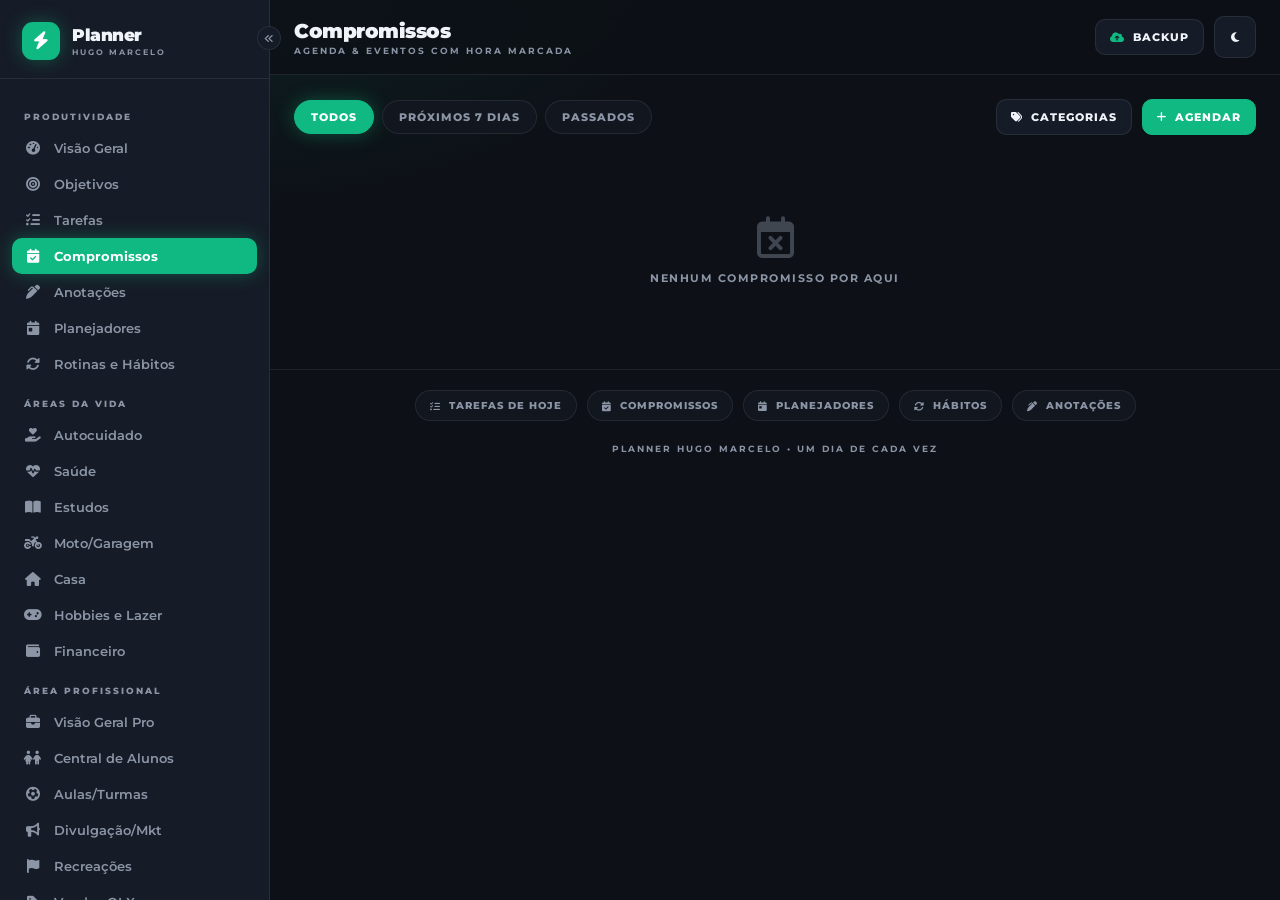
<file: compromissos.html>
<!DOCTYPE html>
<html lang="pt-br" data-theme="dark">
<head>
  <meta charset="UTF-8">
  <meta name="viewport" content="width=device-width, initial-scale=1.0">
  <title>Planner Hugo Marcelo | Compromissos</title>

  <link rel="stylesheet" href="https://cdnjs.cloudflare.com/ajax/libs/font-awesome/6.5.1/css/all.min.css">
  <link href="https://fonts.googleapis.com/css2?family=Montserrat:wght@400;500;600;700;800;900&display=swap" rel="stylesheet">
  <link rel="stylesheet" href="style.css">

  <!-- =====================================================================
       ESTILOS SÓ DESTA PÁGINA
       ---------------------------------------------------------------------
       Tudo aqui usa as VARIÁVEIS do style.css (var(--accent), var(--panel)...)
       pra continuar trocando de tema sozinho. Não inventamos cores novas
       "chapadas": só nomes que já existem no uniforme do projeto.
       ===================================================================== -->
  <style>
    /* ---- Barra de ações (filtros + botões) ---- */
    .acoes {
      display: flex; flex-wrap: wrap; align-items: center; justify-content: space-between;
      gap: 14px; margin-bottom: 22px;
    }
    .filtros { display: flex; gap: 8px; flex-wrap: wrap; }
    .filtro {
      padding: 9px 16px; border-radius: 99px;
      background: var(--bg-soft); border: 1px solid var(--border);
      color: var(--text-muted);
      font-size: 11px; font-weight: 800; text-transform: uppercase; letter-spacing: 1px;
      transition: all .15s;
    }
    .filtro:hover { color: var(--text-strong); border-color: var(--accent); }
    .filtro.is-active { background: var(--accent); color: #fff; border-color: var(--accent); box-shadow: var(--glow); }
    .acoes__botoes { display: flex; gap: 10px; }

    /* ---- A grade de cards: se ajusta sozinha (1 a N colunas) ---- */
    .compromissos { display: grid; gap: 18px; grid-template-columns: repeat(auto-fill, minmax(260px, 1fr)); }

    /* ---- O CARD de cada compromisso ---- */
    .comp {
      background: var(--panel); border: 1px solid var(--border);
      border-left: 4px solid var(--accent);   /* a cor da categoria entra aqui via JS */
      border-radius: 16px; padding: 18px;
      display: flex; flex-direction: column; gap: 14px;
      box-shadow: var(--shadow);
      transition: transform .2s ease, box-shadow .2s ease;
    }
    .comp:hover { transform: translateY(-3px); box-shadow: 0 16px 34px -16px rgba(0,0,0,.6); }
    .comp.is-passado { opacity: .55; }

    .comp__topo { display: flex; align-items: flex-start; justify-content: space-between; gap: 8px; }
    .comp__tags { display: flex; flex-wrap: wrap; gap: 6px; }

    /* Pílula da categoria (cor vem do JS) */
    .pill {
      font-size: 9px; font-weight: 800; text-transform: uppercase; letter-spacing: 1px;
      padding: 4px 9px; border-radius: 7px; border: 1px solid transparent;
    }

    /* Etiqueta de "quanto tempo falta" — uma classe base + variações de cor */
    .badge {
      font-size: 9px; font-weight: 900; text-transform: uppercase; letter-spacing: 1px;
      padding: 4px 9px; border-radius: 7px;
      background: var(--bg-soft); border: 1px solid var(--border); color: var(--text-muted);
    }
    .badge--hoje    { background: #ef4444; border-color: #ef4444; color: #fff; animation: pulsar 1.4s ease-in-out infinite; }
    .badge--amanha  { background: #f59e0b; border-color: #f59e0b; color: #fff; }
    .badge--perto   { background: var(--accent-soft); border-color: transparent; color: var(--accent); }
    @keyframes pulsar { 0%,100% { opacity: 1; } 50% { opacity: .55; } }

    /* Botões de editar/excluir dentro do card */
    .comp__acoes { display: flex; gap: 6px; flex-shrink: 0; }
    .mini {
      width: 28px; height: 28px; border-radius: 8px;
      background: var(--bg-soft); border: 1px solid var(--border); color: var(--text-muted);
      display: grid; place-items: center; font-size: 11px; transition: all .15s;
    }
    .mini:hover { color: var(--text-strong); border-color: var(--accent); }
    .mini--perigo:hover { color: #ef4444; border-color: #ef4444; }

    /* Corpo do card: caixinha de data + título + hora */
    .comp__info { display: flex; align-items: center; gap: 12px; }
    .data-chip {
      flex-shrink: 0; min-width: 56px;
      background: var(--bg-soft); border: 1px solid var(--border); border-radius: 12px;
      padding: 8px 6px; text-align: center;
    }
    .data-chip__mes { display: block; font-size: 10px; font-weight: 800; color: var(--text-muted); text-transform: uppercase; }
    .data-chip__dia { display: block; font-size: 22px; font-weight: 900; color: var(--text-strong); line-height: 1; }
    .comp__titulo { font-size: 15px; font-weight: 800; color: var(--text-strong); line-height: 1.25; }
    .comp__hora { font-size: 11px; font-weight: 700; color: var(--accent); margin-top: 3px; }

    /* Anotações resumidas no rodapé do card */
    .comp__notas {
      font-size: 11px; font-weight: 600; color: var(--text-muted); line-height: 1.5;
      padding-top: 10px; border-top: 1px solid var(--border);
    }

    /* Estado vazio (nenhum compromisso) */
    .vazio { text-align: center; color: var(--text-muted); padding: 60px 20px; }
    .vazio i { font-size: 42px; opacity: .4; margin-bottom: 12px; }
    .vazio p { font-size: 11px; font-weight: 700; text-transform: uppercase; letter-spacing: 1.5px; }

    /* ---- Campos de formulário reutilizáveis nos modais ---- */
    .campo { margin-bottom: 16px; }
    .campo__label {
      display: flex; justify-content: space-between; align-items: center;
      font-size: 10px; font-weight: 800; text-transform: uppercase; letter-spacing: 1.5px;
      color: var(--text-muted); margin-bottom: 8px;
    }
    .campo__label a { color: var(--accent); cursor: pointer; }
    .campo__input, .campo__select, .campo__area {
      width: 100%; background: var(--bg-soft); border: 1px solid var(--border);
      border-radius: 10px; padding: 12px; color: var(--text-strong);
      font-family: inherit; font-size: 13px; font-weight: 600; outline: none;
      transition: border-color .15s;
    }
    .campo__input:focus, .campo__select:focus, .campo__area:focus { border-color: var(--accent); }
    .campo__area { resize: vertical; min-height: 84px; }
    .campo--dupla { display: grid; grid-template-columns: 1fr 1fr; gap: 12px; }

    /* ---- Gerenciador de categorias ---- */
    .nova-cat { display: flex; gap: 8px; margin-bottom: 16px; align-items: stretch; }
    .nova-cat .campo__input { flex: 1; }
    .nova-cat input[type="color"] { flex: 0 0 46px; width: 46px; padding: 4px; cursor: pointer; }
    .nova-cat .btn { flex: 0 0 auto; }
    .cat-linha {
      display: flex; align-items: center; justify-content: space-between;
      padding: 10px 12px; border-radius: 10px;
      background: var(--bg-soft); border: 1px solid var(--border); margin-bottom: 8px;
    }
    .cat-linha__nome { display: flex; align-items: center; gap: 10px; font-size: 12px; font-weight: 700; }
    .cat-cor { width: 14px; height: 14px; border-radius: 99px; flex-shrink: 0; }

    /* Botões 100% de largura dentro do modal */
    .btn--bloco { width: 100%; justify-content: center; }

    /* Os seletores nativos (data/hora/cor) acompanham o tema do site */
    :root[data-theme="dark"]  .campo__input { color-scheme: dark; }
    :root[data-theme="light"] .campo__input { color-scheme: light; }

    /* Modais nunca passam da altura da tela: rolam por dentro no celular */
    #modal-comp .modal__box,
    #modal-cat  .modal__box { max-height: 90dvh; overflow-y: auto; }

    /* ---- AJUSTES DE CELULAR (telas estreitas) ---- */
    @media (max-width: 640px) {
      /* Empilha filtros e botões em vez de espremer tudo numa linha só */
      .acoes { flex-direction: column; align-items: stretch; }

      /* Os filtros viram uma faixa que rola pro lado (não quebram linha) */
      .filtros {
        flex-wrap: nowrap; overflow-x: auto;
        -webkit-overflow-scrolling: touch;
        padding-bottom: 4px; scrollbar-width: none;
      }
      .filtros::-webkit-scrollbar { display: none; }
      .filtro { flex-shrink: 0; }

      /* "Categorias" e "Agendar" dividem a largura igualmente */
      .acoes__botoes .btn { flex: 1; }

      /* Alvos de toque um pouco maiores pro dedo */
      .mini { width: 32px; height: 32px; font-size: 12px; }

      /* Data e hora empilham pra não ficarem espremidas */
      .campo--dupla { grid-template-columns: 1fr; }
    }
  </style>
</head>

<!-- data-page="compromissos" diz ao app.js qual item do menu acender -->
<body class="app" data-page="compromissos">

  <div id="sidebar-container"></div>
  <div id="overlay" class="overlay" onclick="fecharMenu()"></div>

  <main class="main">

    <!-- Cabeçalho padrão -->
    <header class="header">
      <div class="header__left">
        <button class="btn btn--icon btn--menu" onclick="abrirMenu()" aria-label="Abrir menu">
          <i class="fa-solid fa-bars"></i>
        </button>
        <div>
          <h1 class="header__title">Compromissos</h1>
          <p class="header__subtitle">Agenda & Eventos com hora marcada</p>
        </div>
      </div>
      <div class="header__actions">
        <button class="btn" onclick="abrirSync()">
          <i class="fa-solid fa-cloud-arrow-up" style="color: var(--accent)"></i>
          <span>Backup</span>
        </button>
        <button class="btn btn--icon" id="btn-tema" onclick="Tema.alternar()" aria-label="Trocar tema">
          <i class="fa-solid fa-moon"></i>
        </button>
      </div>
    </header>

    <!-- ===================== CONTEÚDO DESTA PÁGINA ===================== -->
    <div class="container fade-up">

      <!-- Barra de ações: filtros à esquerda, botões à direita -->
      <div class="acoes">
        <div class="filtros">
          <button class="filtro is-active" data-filtro="todos"    onclick="filtrar('todos')">Todos</button>
          <button class="filtro"            data-filtro="proximos" onclick="filtrar('proximos')">Próximos 7 dias</button>
          <button class="filtro"            data-filtro="passados" onclick="filtrar('passados')">Passados</button>
        </div>
        <div class="acoes__botoes">
          <button class="btn" onclick="abrirCategorias()">
            <i class="fa-solid fa-tags"></i> <span>Categorias</span>
          </button>
          <button class="btn btn--primary" onclick="abrirCompromisso()">
            <i class="fa-solid fa-plus"></i> <span>Agendar</span>
          </button>
        </div>
      </div>

      <!-- A grade onde os cards são desenhados pelo JS -->
      <div class="compromissos" id="grade"></div>

    </div>

    <div id="footer-container"></div>
  </main>

  <!-- ===================== MODAL: AGENDAR / EDITAR ===================== -->
  <div id="modal-comp" class="modal">
    <div class="modal__box">
      <div class="modal__head">
        <h3 id="comp-titulo-janela"><i class="fa-solid fa-calendar-plus" style="color:var(--accent)"></i> Agendar compromisso</h3>
        <button class="modal__close" onclick="fecharCompromisso()"><i class="fa-solid fa-xmark"></i></button>
      </div>
      <div class="modal__body">
        <!-- Campo escondido: guarda o id quando estamos EDITANDO -->
        <input type="hidden" id="f-id">

        <div class="campo">
          <label class="campo__label">Qual é o compromisso?</label>
          <input type="text" id="f-titulo" class="campo__input" placeholder="Ex: Consulta com o oftalmologista">
        </div>

        <div class="campo campo--dupla">
          <div>
            <label class="campo__label">Data</label>
            <input type="date" id="f-data" class="campo__input">
          </div>
          <div>
            <label class="campo__label">Horário</label>
            <input type="time" id="f-hora" class="campo__input">
          </div>
        </div>

        <div class="campo">
          <label class="campo__label">
            <span>Categoria</span>
            <a onclick="abrirCategorias()">Editar categorias</a>
          </label>
          <select id="f-categoria" class="campo__select"></select>
        </div>

        <div class="campo" style="margin-bottom:0;">
          <label class="campo__label">Anotações</label>
          <textarea id="f-notas" class="campo__area" placeholder="O que você precisa para este compromisso? Ex: levar documentos, chegar 15 min antes..."></textarea>
        </div>
      </div>
      <div class="modal__body" style="border-top:1px solid var(--border); flex-direction:row; justify-content:flex-end; gap:10px;">
        <button class="btn" onclick="fecharCompromisso()">Cancelar</button>
        <button class="btn btn--primary" onclick="salvarCompromisso()">
          <i class="fa-solid fa-check"></i> Salvar
        </button>
      </div>
    </div>
  </div>

  <!-- ===================== MODAL: CATEGORIAS ===================== -->
  <div id="modal-cat" class="modal">
    <div class="modal__box">
      <div class="modal__head">
        <h3><i class="fa-solid fa-tags" style="color:var(--accent)"></i> Categorias</h3>
        <button class="modal__close" onclick="fecharCategorias()"><i class="fa-solid fa-xmark"></i></button>
      </div>
      <div class="modal__body">
        <!-- Criar nova categoria: nome + cor -->
        <div class="nova-cat">
          <input type="text" id="cat-nome" class="campo__input" placeholder="Nome da nova categoria...">
          <input type="color" id="cat-cor" class="campo__input" value="#10b981">
          <button class="btn btn--primary" onclick="criarCategoria()"><i class="fa-solid fa-plus"></i></button>
        </div>
        <!-- Lista das categorias existentes -->
        <div id="lista-cat"></div>
      </div>
    </div>
  </div>

  <!-- ===================== MODAL DE BACKUP (padrão, igual em toda página) ===================== -->
  <div id="modal-sync" class="modal">
    <div class="modal__box">
      <div class="modal__head">
        <h3><i class="fa-solid fa-cloud-arrow-up" style="color:var(--accent)"></i> Backup & Transferência</h3>
        <button class="modal__close" onclick="fecharSync()"><i class="fa-solid fa-xmark"></i></button>
      </div>
      <div class="modal__body">
        <p>Sem nuvem por enquanto: use isto pra levar seus dados entre celular e computador.</p>
        <button class="btn btn--bloco" onclick="exportarBackup()">
          <i class="fa-solid fa-download"></i> Exportar (baixar arquivo)
        </button>
        <input type="file" id="input-import" accept=".json" onchange="importarBackup(event)" style="display:none;">
        <button class="btn btn--primary btn--bloco" onclick="document.getElementById('input-import').click()">
          <i class="fa-solid fa-upload"></i> Importar (restaurar backup)
        </button>
      </div>
    </div>
  </div>

  <!-- Cérebro compartilhado (sempre por último) -->
  <script src="app.js"></script>

  <!-- =====================================================================
       SCRIPT SÓ DESTA PÁGINA
       ---------------------------------------------------------------------
       Aqui mora TODA a lógica dos compromissos. Repare que NÃO mexemos
       em localStorage na mão: usamos o Store que o app.js já oferece.
       ===================================================================== -->
  <script>
    /* ---------------------------------------------------------------
       1) DADOS — nascem do Store. Se ainda não existe nada salvo,
          começamos com categorias padrão e uma lista vazia.
       --------------------------------------------------------------- */
    const CATEGORIAS_PADRAO = [
      { id: "cat_pessoal",      nome: "Pessoal",      cor: "#10b981" }, /* verde da marca */
      { id: "cat_profissional", nome: "Profissional", cor: "#0ea5e9" }, /* azul-céu        */
      { id: "cat_medico",       nome: "Médico",       cor: "#f43f5e" }, /* rosé (alerta)    */
      { id: "cat_estudos",      nome: "Estudos",      cor: "#a855f7" }, /* roxo            */
    ];

    let compromissos = Store.ler("compromissos", []);
    let categorias   = Store.ler("compromissos_categorias", CATEGORIAS_PADRAO);
    let filtroAtual  = "todos";

    // Guardar os dois "baús" de uma vez só
    function salvarTudo() {
      Store.salvar("compromissos", compromissos);
      Store.salvar("compromissos_categorias", categorias);
    }

    /* ---------------------------------------------------------------
       2) AJUDANTES DE DATA — o coração do "quanto tempo falta"
       --------------------------------------------------------------- */

    // Quantos dias faltam? Positivo = futuro, 0 = hoje, negativo = passado
    function diasFaltantes(dataIso) {
      const hoje = new Date(); hoje.setHours(0, 0, 0, 0);
      const alvo = new Date(dataIso + "T00:00:00"); alvo.setHours(0, 0, 0, 0);
      const umDia = 1000 * 60 * 60 * 24;                 // milissegundos num dia
      return Math.round((alvo - hoje) / umDia);
    }

    // O compromisso já passou? (considera data + hora; sem hora = fim do dia)
    function jaPassou(dataIso, hora) {
      const alvo = new Date(`${dataIso}T${hora || "23:59"}:00`);
      return alvo < new Date();
    }

    // 2025-06-08 -> "08/06"  (pega dia e mês pra caixinha do card)
    function dia(dataIso)  { return dataIso.split("-")[2]; }
    const MESES = ["jan","fev","mar","abr","mai","jun","jul","ago","set","out","nov","dez"];
    function mes(dataIso)  { return MESES[Number(dataIso.split("-")[1]) - 1]; }

    // Transforma "#10b981" + transparência num rgba pra fundo suave da pílula
    function corSuave(hex, alpha) {
      const r = parseInt(hex.slice(1, 3), 16);
      const g = parseInt(hex.slice(3, 5), 16);
      const b = parseInt(hex.slice(5, 7), 16);
      return `rgba(${r}, ${g}, ${b}, ${alpha})`;
    }

    // Monta a ETIQUETA de tempo (texto + classe de cor) a partir dos dias
    function etiquetaTempo(dataIso, hora) {
      const passou = jaPassou(dataIso, hora);
      const d = diasFaltantes(dataIso);

      if (passou)        return { texto: d === 0 ? "Foi hoje" : `Há ${Math.abs(d)} dia(s)`, classe: "" };
      if (d === 0)       return { texto: "Hoje!",        classe: "badge--hoje" };
      if (d === 1)       return { texto: "Amanhã",       classe: "badge--amanha" };
      if (d <= 7)        return { texto: `Faltam ${d} dias`, classe: "badge--perto" };
      return                    { texto: `Faltam ${d} dias`, classe: "" };
    }

    /* ---------------------------------------------------------------
       3) DESENHAR OS CARDS na tela (renderizar)
       --------------------------------------------------------------- */
    function render() {
      const grade = document.getElementById("grade");

      // (a) Filtrar conforme o botão escolhido
      let lista = compromissos.filter((c) => {
        if (filtroAtual === "passados") return jaPassou(c.data, c.hora);
        if (filtroAtual === "proximos") return !jaPassou(c.data, c.hora) && diasFaltantes(c.data) <= 7;
        return true; // "todos"
      });

      // (b) Ordenar: futuros do mais próximo ao mais distante; passados do mais recente
      lista.sort((a, b) => {
        const da = new Date(`${a.data}T${a.hora || "00:00"}`);
        const db = new Date(`${b.data}T${b.hora || "00:00"}`);
        return filtroAtual === "passados" ? db - da : da - db;
      });

      // (c) Nada pra mostrar?
      if (lista.length === 0) {
        grade.innerHTML = `
          <div class="vazio" style="grid-column:1/-1;">
            <i class="fa-regular fa-calendar-xmark"></i>
            <p>Nenhum compromisso por aqui</p>
          </div>`;
        return;
      }

      // (d) Desenhar cada card
      grade.innerHTML = lista.map((c) => {
        const cat = categorias.find((x) => x.id === c.categoriaId)
                  || { nome: "Sem categoria", cor: "#9ca3af" };
        const passou = jaPassou(c.data, c.hora);
        const et = etiquetaTempo(c.data, c.hora);
        const notas = c.notas
          ? (c.notas.length > 90 ? c.notas.slice(0, 90) + "..." : c.notas)
          : "Sem anotações.";

        return `
          <div class="comp ${passou ? "is-passado" : ""}" style="border-left-color:${cat.cor}">
            <div class="comp__topo">
              <div class="comp__tags">
                <span class="pill" style="color:${cat.cor}; background:${corSuave(cat.cor, .12)}; border-color:${corSuave(cat.cor, .25)}">${cat.nome}</span>
                <span class="badge ${et.classe}">${et.texto}</span>
              </div>
              <div class="comp__acoes">
                <button class="mini" onclick="editarCompromisso(${c.id})" aria-label="Editar"><i class="fa-solid fa-pen"></i></button>
                <button class="mini mini--perigo" onclick="excluirCompromisso(${c.id})" aria-label="Excluir"><i class="fa-solid fa-trash"></i></button>
              </div>
            </div>

            <div class="comp__info">
              <div class="data-chip">
                <span class="data-chip__mes">${mes(c.data)}</span>
                <span class="data-chip__dia">${dia(c.data)}</span>
              </div>
              <div style="min-width:0;">
                <div class="comp__titulo">${c.titulo}</div>
                <div class="comp__hora"><i class="fa-regular fa-clock"></i> ${c.hora || "O dia todo"}</div>
              </div>
            </div>

            <p class="comp__notas"><i class="fa-solid fa-align-left" style="opacity:.5; margin-right:4px;"></i>${notas}</p>
          </div>`;
      }).join("");
    }

    /* ---------------------------------------------------------------
       4) FILTROS — acende o botão e re-desenha
       --------------------------------------------------------------- */
    function filtrar(f) {
      filtroAtual = f;
      document.querySelectorAll(".filtro").forEach((btn) => {
        btn.classList.toggle("is-active", btn.dataset.filtro === f);
      });
      render();
    }

    /* ---------------------------------------------------------------
       5) MODAL DE COMPROMISSO — abrir, editar, salvar, excluir
       (reusa as classes .modal / .is-open do style.css)
       --------------------------------------------------------------- */
    function preencherSelectCategorias() {
      document.getElementById("f-categoria").innerHTML =
        categorias.map((c) => `<option value="${c.id}">${c.nome}</option>`).join("");
    }

    function abrirCompromisso() {
      preencherSelectCategorias();
      document.getElementById("f-id").value = "";
      document.getElementById("f-titulo").value = "";
      document.getElementById("f-data").value = "";
      document.getElementById("f-hora").value = "";
      document.getElementById("f-notas").value = "";
      document.getElementById("comp-titulo-janela").innerHTML =
        '<i class="fa-solid fa-calendar-plus" style="color:var(--accent)"></i> Agendar compromisso';
      document.getElementById("modal-comp").classList.add("is-open");
    }

    function editarCompromisso(id) {
      const c = compromissos.find((x) => x.id === id);
      if (!c) return;
      preencherSelectCategorias();
      document.getElementById("f-id").value = c.id;
      document.getElementById("f-titulo").value = c.titulo;
      document.getElementById("f-data").value = c.data;
      document.getElementById("f-hora").value = c.hora || "";
      document.getElementById("f-categoria").value = c.categoriaId;
      document.getElementById("f-notas").value = c.notas || "";
      document.getElementById("comp-titulo-janela").innerHTML =
        '<i class="fa-solid fa-pen" style="color:var(--accent)"></i> Editar compromisso';
      document.getElementById("modal-comp").classList.add("is-open");
    }

    function fecharCompromisso() {
      document.getElementById("modal-comp").classList.remove("is-open");
    }

    function salvarCompromisso() {
      const titulo = document.getElementById("f-titulo").value.trim();
      const data   = document.getElementById("f-data").value;
      if (!titulo || !data) {
        alert("Preencha pelo menos o compromisso e a data.");
        return;
      }
      const dados = {
        titulo,
        data,
        hora:        document.getElementById("f-hora").value,
        categoriaId: document.getElementById("f-categoria").value,
        notas:       document.getElementById("f-notas").value.trim(),
      };
      const idEditando = document.getElementById("f-id").value;

      if (idEditando) {
        // Editando: acha pelo id e atualiza
        const i = compromissos.findIndex((x) => x.id == idEditando);
        compromissos[i] = { ...compromissos[i], ...dados };
      } else {
        // Novo: id único pelo relógio
        compromissos.push({ id: Date.now(), ...dados });
      }
      salvarTudo();
      fecharCompromisso();
      render();
    }

    function excluirCompromisso(id) {
      if (!confirm("Tem certeza que quer excluir este compromisso?")) return;
      compromissos = compromissos.filter((x) => x.id !== id);
      salvarTudo();
      render();
    }

    /* ---------------------------------------------------------------
       6) MODAL DE CATEGORIAS — criar, listar, excluir
       --------------------------------------------------------------- */
    function abrirCategorias()  { renderCategorias(); document.getElementById("modal-cat").classList.add("is-open"); }
    function fecharCategorias() {
      document.getElementById("modal-cat").classList.remove("is-open");
      render(); // os cards podem ter mudado de cor/nome
    }

    function renderCategorias() {
      document.getElementById("lista-cat").innerHTML = categorias.map((c) => `
        <div class="cat-linha">
          <span class="cat-linha__nome">
            <span class="cat-cor" style="background:${c.cor}"></span>${c.nome}
          </span>
          <button class="mini mini--perigo" onclick="excluirCategoria('${c.id}')"><i class="fa-solid fa-trash"></i></button>
        </div>`).join("");
    }

    function criarCategoria() {
      const nome = document.getElementById("cat-nome").value.trim();
      const cor  = document.getElementById("cat-cor").value;
      if (!nome) return;
      categorias.push({ id: "cat_" + Date.now(), nome, cor });
      document.getElementById("cat-nome").value = "";
      salvarTudo();
      renderCategorias();
    }

    function excluirCategoria(id) {
      // Não deixa apagar categoria que está em uso (evita card "órfão")
      if (compromissos.some((c) => c.categoriaId === id)) {
        alert("Existem compromissos usando esta categoria. Troque a categoria deles antes.");
        return;
      }
      if (!confirm("Excluir esta categoria?")) return;
      categorias = categorias.filter((x) => x.id !== id);
      salvarTudo();
      renderCategorias();
    }

    /* ---------------------------------------------------------------
       7) PARTIDA — desenha tudo assim que a página carrega
       --------------------------------------------------------------- */
    document.addEventListener("DOMContentLoaded", render);
  </script>
</body>
</html>
</file>
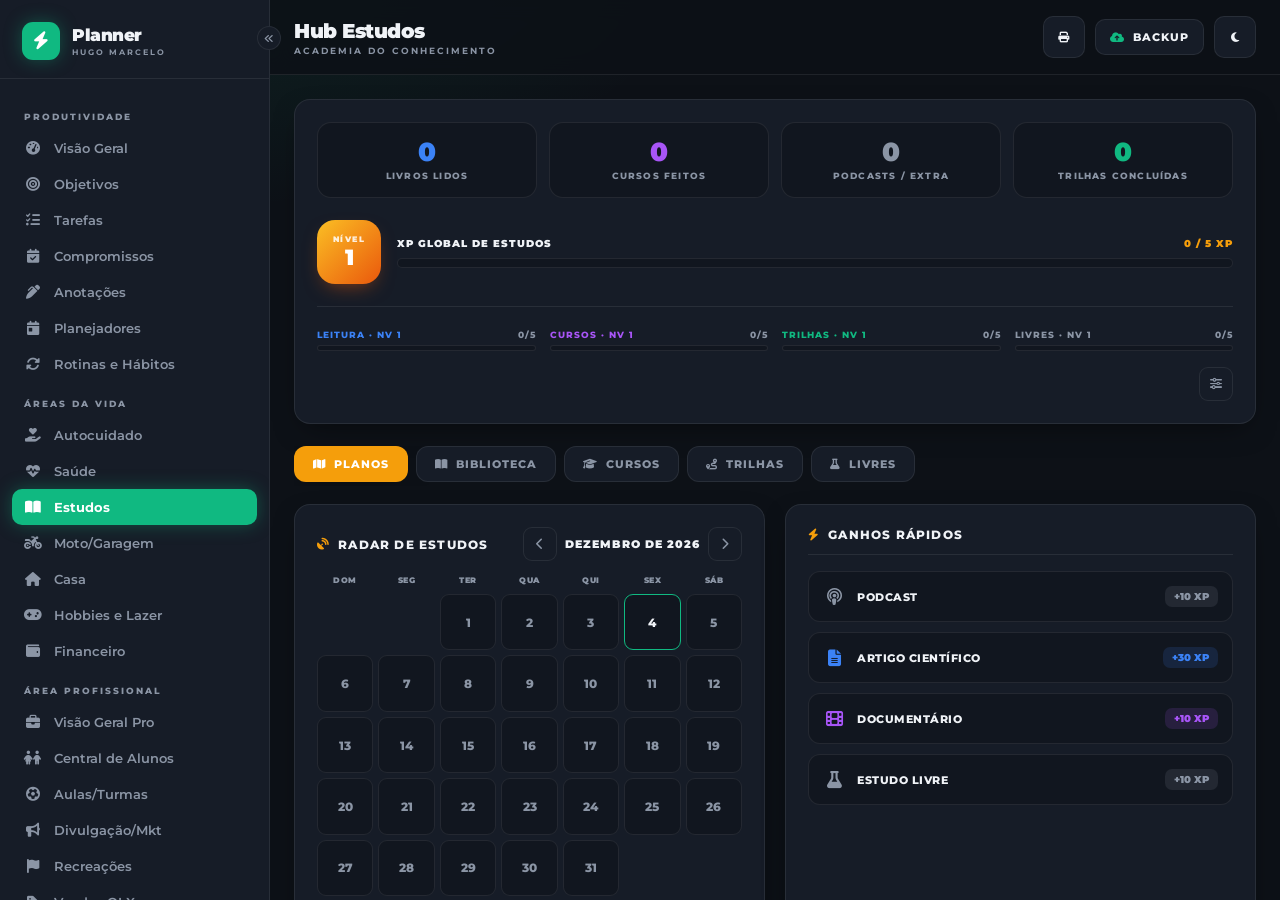
<file: estudos.html>
<!DOCTYPE html>
<html lang="pt-br" data-theme="dark">
<head>
  <meta charset="UTF-8">
  <meta name="viewport" content="width=device-width, initial-scale=1.0">
  <title>Planner Hugo Marcelo | Hub Estudos</title>

  <link rel="stylesheet" href="https://cdnjs.cloudflare.com/ajax/libs/font-awesome/6.5.1/css/all.min.css">
  <link href="https://fonts.googleapis.com/css2?family=Montserrat:wght@400;500;600;700;800;900&display=swap" rel="stylesheet">
  <link rel="stylesheet" href="style.css">

  <!-- ===================================================================
       ESTILO SÓ DESTA PÁGINA (prefixo "es-" = estudos).
       O visual geral (cards, botões, modais, cores da marca) continua
       vindo do style.css. Aqui mora só o que é exclusivo do Hub Estudos:
       o painel de XP, as abas, o radar (calendário), o kanban, a estante
       de livros, etc.

       As cores de cada ÁREA (leitura=azul, cursos=roxo, trilhas=verde,
       livres=cinza, planos=âmbar) ficam em :root pra que os modais — que
       nascem FORA da área da página — também consigam enxergá-las.
       (Lição que já aprendemos: variável presa dentro de um container não
        chega no modal lá de fora.)
       =================================================================== -->
  <style>
    :root {
      --es-leitura: #3b82f6;
      --es-cursos:  #a855f7;
      --es-trilhas: #10b981;
      --es-livres:  #8b95a5;
      --es-planos:  #f59e0b;
    }

    /* ---------- DASHBOARD: contadores ---------- */
    .es-contadores { display: grid; grid-template-columns: repeat(2, 1fr); gap: 12px; }
    @media (min-width: 700px) { .es-contadores { grid-template-columns: repeat(4, 1fr); } }
    .es-contador {
      background: var(--bg-soft); border: 1px solid var(--border);
      border-radius: 14px; padding: 16px 10px; text-align: center;
    }
    .es-contador__num { font-size: 26px; font-weight: 900; line-height: 1; }
    .es-contador__rot {
      display: block; margin-top: 6px; font-size: 8.5px; font-weight: 800;
      text-transform: uppercase; letter-spacing: 1.2px; color: var(--text-muted);
    }

    /* ---------- DASHBOARD: XP global ---------- */
    .es-xp-global { display: flex; align-items: center; gap: 16px; }
    .es-medalha {
      width: 64px; height: 64px; border-radius: 18px; flex-shrink: 0;
      display: flex; flex-direction: column; align-items: center; justify-content: center;
      color: #fff; background: linear-gradient(135deg, #fbbf24, #ea580c);
      box-shadow: 0 8px 20px -8px rgba(234, 88, 12, .6);
    }
    .es-medalha small { font-size: 8px; font-weight: 900; text-transform: uppercase; letter-spacing: 1.5px; opacity: .85; }
    .es-medalha b { font-size: 22px; font-weight: 900; }
    .es-xp-global__corpo { flex: 1; }
    .es-xp-topo {
      display: flex; justify-content: space-between; align-items: center;
      font-size: 10px; font-weight: 900; text-transform: uppercase; letter-spacing: 1px;
      margin-bottom: 8px;
    }
    .es-xp-topo .es-xp-val { color: var(--es-planos); }

    /* Barra de progresso genérica (XP, leitura de livro, curso...) */
    .es-barra { height: 10px; border-radius: 99px; background: var(--bg-soft); overflow: hidden; border: 1px solid var(--border); }
    .es-barra--fina { height: 6px; }
    .es-barra__preenche { height: 100%; width: 0%; border-radius: 99px; transition: width .35s ease; }

    /* ---------- DASHBOARD: 4 barras por área ---------- */
    .es-areas { display: grid; grid-template-columns: repeat(2, 1fr); gap: 14px; }
    @media (min-width: 800px) { .es-areas { grid-template-columns: repeat(4, 1fr); } }
    .es-area__topo {
      display: flex; justify-content: space-between;
      font-size: 9px; font-weight: 800; text-transform: uppercase; letter-spacing: 1px;
      color: var(--text-muted); margin-bottom: 5px;
    }

    /* ---------- ABAS ---------- */
    .es-abas {
      display: flex; gap: 8px; overflow-x: auto; padding-bottom: 4px;
      margin: 22px 0 18px; scrollbar-width: thin;
    }
    .es-aba {
      flex-shrink: 0; display: inline-flex; align-items: center; gap: 8px;
      padding: 10px 18px; border-radius: 12px;
      background: var(--panel); border: 1px solid var(--border);
      color: var(--text-muted); font-size: 11px; font-weight: 800;
      text-transform: uppercase; letter-spacing: 1px; transition: all .15s; white-space: nowrap;
    }
    .es-aba:hover { color: var(--text-strong); border-color: var(--accent); }
    .es-aba.is-active { color: #fff; border-color: transparent; box-shadow: var(--shadow); }
    /* cada aba ativa pega a cor da sua área */
    .es-aba[data-area="planos"].is-active  { background: var(--es-planos); }
    .es-aba[data-area="biblio"].is-active   { background: var(--es-leitura); }
    .es-aba[data-area="cursos"].is-active   { background: var(--es-cursos); }
    .es-aba[data-area="trilhas"].is-active  { background: var(--es-trilhas); }
    .es-aba[data-area="livres"].is-active   { background: var(--es-livres); }

    .es-view { display: none; }
    .es-view.is-active { display: block; animation: fadeUp .35s ease both; }

    /* Cabeçalho de bloco dentro das abas */
    .es-bloco-titulo {
      display: flex; align-items: center; gap: 8px;
      font-size: 12px; font-weight: 800; text-transform: uppercase; letter-spacing: 1.2px;
      margin-bottom: 16px; padding-bottom: 12px; border-bottom: 1px solid var(--border);
    }
    .es-bloco-titulo .es-acao { margin-left: auto; }

    /* ---------- RADAR (calendário) ---------- */
    .es-radar-head { display: flex; align-items: center; justify-content: space-between; margin-bottom: 14px; }
    .es-radar-nav { display: flex; align-items: center; gap: 8px; }
    .es-radar-mes { font-size: 11px; font-weight: 900; text-transform: uppercase; letter-spacing: 1px; min-width: 120px; text-align: center; }
    .es-cal { display: grid; grid-template-columns: repeat(7, 1fr); gap: 5px; }
    .es-cal__dow {
      text-align: center; font-size: 8px; font-weight: 900; text-transform: uppercase;
      letter-spacing: .5px; color: var(--text-muted); padding-bottom: 4px;
    }
    .es-cal__dia {
      aspect-ratio: 1; display: flex; align-items: center; justify-content: center;
      font-size: 12px; font-weight: 800; border-radius: 9px; cursor: pointer;
      background: var(--bg-soft); border: 1px solid var(--border); color: var(--text-muted);
      transition: all .15s;
    }
    .es-cal__dia:hover { border-color: var(--es-planos); color: var(--text-strong); }
    .es-cal__dia.is-hoje { border-color: var(--accent); color: var(--text-strong); }
    .es-cal__dia.is-estudado {
      background: color-mix(in srgb, var(--es-planos) 18%, transparent);
      border-color: color-mix(in srgb, var(--es-planos) 55%, transparent);
      color: var(--es-planos);
    }
    .es-cal__vazio { aspect-ratio: 1; }

    /* ---------- GANHOS RÁPIDOS ---------- */
    .es-ganho {
      width: 100%; display: flex; align-items: center; justify-content: space-between;
      gap: 12px; padding: 14px; border-radius: 12px; margin-bottom: 10px;
      background: var(--bg-soft); border: 1px solid var(--border); transition: all .15s;
    }
    .es-ganho:hover { border-color: var(--es-planos); transform: translateX(3px); }
    .es-ganho__esq { display: flex; align-items: center; gap: 12px; }
    .es-ganho__esq i { font-size: 17px; width: 22px; text-align: center; }
    .es-ganho__nome { font-size: 11px; font-weight: 800; text-transform: uppercase; letter-spacing: .5px; color: var(--text-strong); }
    .es-ganho__xp { font-size: 10px; font-weight: 900; padding: 4px 9px; border-radius: 7px; }

    /* ---------- KANBAN (missões de ultraaprendizado) ---------- */
    .es-kanban { display: grid; grid-template-columns: 1fr; gap: 16px; }
    @media (min-width: 900px) { .es-kanban { grid-template-columns: repeat(3, 1fr); } }
    .es-coluna { background: var(--bg-soft); border: 1px solid var(--border); border-radius: 14px; padding: 14px; }
    .es-coluna__titulo { font-size: 10px; font-weight: 900; text-transform: uppercase; letter-spacing: 1px; margin-bottom: 12px; display: flex; align-items: center; gap: 7px; }
    .es-coluna__pino { width: 8px; height: 8px; border-radius: 99px; }
    .es-missao {
      background: var(--panel); border: 1px solid var(--border); border-left: 3px solid var(--es-planos);
      border-radius: 10px; padding: 12px; margin-bottom: 10px;
    }
    .es-missao__obj { font-size: 12px; font-weight: 800; color: var(--text-strong); margin-bottom: 6px; line-height: 1.35; }
    .es-missao__tag { display: inline-block; font-size: 8px; font-weight: 900; text-transform: uppercase; letter-spacing: .5px; padding: 3px 8px; border-radius: 6px; background: var(--accent-soft); color: var(--accent); margin-bottom: 8px; }
    .es-missao__pe { display: flex; gap: 6px; flex-wrap: wrap; margin-top: 8px; }

    /* ---------- BIBLIOTECA: estante + pódio ---------- */
    .es-estante { display: grid; grid-template-columns: repeat(auto-fill, minmax(160px, 1fr)); gap: 16px; }
    .es-livro { background: var(--bg-soft); border: 1px solid var(--border); border-radius: 14px; overflow: hidden; display: flex; flex-direction: column; }
    .es-livro__capa { width: 100%; aspect-ratio: 3/4; object-fit: cover; background: var(--panel); display: block; }
    .es-livro__capa--vazia { display: flex; align-items: center; justify-content: center; color: var(--text-muted); font-size: 30px; }
    .es-livro__corpo { padding: 12px; flex: 1; display: flex; flex-direction: column; }
    .es-livro__tit { font-size: 12px; font-weight: 800; color: var(--text-strong); line-height: 1.3; }
    .es-livro__aut { font-size: 10px; color: var(--text-muted); margin: 3px 0 10px; }
    .es-livro__pag { font-size: 9px; font-weight: 800; color: var(--text-muted); margin-bottom: 5px; display: flex; justify-content: space-between; }
    .es-livro__acoes { display: flex; gap: 6px; margin-top: 10px; }

    .es-podio { display: grid; grid-template-columns: repeat(3, 1fr); gap: 12px; align-items: end; margin-bottom: 16px; }
    .es-podio__item { background: var(--bg-soft); border: 1px solid var(--border); border-radius: 12px; padding: 14px 10px; text-align: center; }
    .es-podio__item--1 { border-color: color-mix(in srgb, var(--es-planos) 50%, var(--border)); order: 2; }
    .es-podio__item--2 { order: 1; }
    .es-podio__item--3 { order: 3; }
    .es-podio__medalha { font-size: 22px; }
    .es-podio__nome { font-size: 11px; font-weight: 800; color: var(--text-strong); margin: 8px 0 4px; line-height: 1.25; }
    .es-podio__nota { font-size: 13px; font-weight: 900; color: var(--es-planos); }
    .es-mencao { display: flex; align-items: center; justify-content: space-between; padding: 9px 12px; border-radius: 10px; background: var(--bg-soft); border: 1px solid var(--border); margin-bottom: 8px; font-size: 11px; font-weight: 700; }

    /* estrelas (nota visual) */
    .es-estrela { color: var(--border); font-size: 11px; }
    .es-estrela.is-on { color: var(--es-planos); }

    /* ---------- CURSOS ---------- */
    .es-cursos-lista { display: grid; grid-template-columns: 1fr; gap: 14px; }
    @media (min-width: 800px) { .es-cursos-lista { grid-template-columns: repeat(2, 1fr); } }
    .es-curso { background: var(--bg-soft); border: 1px solid var(--border); border-left: 3px solid var(--es-cursos); border-radius: 14px; padding: 16px; }
    .es-curso__topo { display: flex; justify-content: space-between; gap: 10px; margin-bottom: 4px; }
    .es-curso__nome { font-size: 13px; font-weight: 800; color: var(--text-strong); line-height: 1.3; }
    .es-curso__meta { font-size: 10px; color: var(--text-muted); margin-bottom: 12px; }
    .es-curso__prog { display: flex; align-items: center; gap: 10px; margin-bottom: 12px; }
    .es-stepper { display: inline-flex; align-items: center; gap: 8px; }
    .es-stepper button {
      width: 30px; height: 30px; border-radius: 8px; background: var(--panel);
      border: 1px solid var(--border); color: var(--text-strong); font-size: 12px;
      display: inline-flex; align-items: center; justify-content: center; transition: all .15s;
    }
    .es-stepper button:hover { border-color: var(--es-cursos); color: var(--es-cursos); }
    .es-curso__acoes { display: flex; gap: 6px; }

    /* ---------- TRILHAS ---------- */
    .es-trilha { background: var(--bg-soft); border: 1px solid var(--border); border-left: 3px solid var(--es-trilhas); border-radius: 14px; padding: 16px; margin-bottom: 14px; }
    .es-trilha__topo { display: flex; align-items: center; gap: 10px; margin-bottom: 12px; }
    .es-trilha__nome { font-size: 13px; font-weight: 800; color: var(--text-strong); flex: 1; }
    .es-titem { display: flex; align-items: center; gap: 10px; padding: 7px 0; cursor: pointer; font-size: 12.5px; font-weight: 500; color: var(--text-strong); }
    .es-titem i { color: var(--text-muted); font-size: 15px; }
    .es-titem.is-feito { color: var(--text-muted); }
    .es-titem.is-feito span { text-decoration: line-through; opacity: .7; }
    .es-titem.is-feito i { color: var(--es-trilhas); }
    .es-titem__del { margin-left: auto; color: var(--text-muted); opacity: 0; transition: opacity .15s; }
    .es-titem:hover .es-titem__del { opacity: 1; }
    .es-add-linha { display: flex; gap: 8px; margin-top: 10px; }

    /* ---------- LIVRES (notas → Anotações) ---------- */
    .es-composer { background: var(--bg-soft); border: 1px solid var(--border); border-radius: 14px; padding: 16px; margin-bottom: 18px; }
    .es-nota-recente { background: var(--bg-soft); border: 1px solid var(--border); border-radius: 12px; padding: 14px; margin-bottom: 10px; }
    .es-nota-recente__tit { font-size: 12px; font-weight: 800; color: var(--text-strong); margin-bottom: 6px; }
    .es-nota-recente__txt { font-size: 11.5px; color: var(--text-muted); line-height: 1.55; white-space: pre-wrap; display: -webkit-box; -webkit-line-clamp: 3; -webkit-box-orient: vertical; overflow: hidden; }
    .es-nota-recente__pe { display: flex; align-items: center; justify-content: space-between; margin-top: 10px; }
    .es-nota-recente__data { font-size: 8.5px; font-weight: 800; text-transform: uppercase; letter-spacing: 1px; color: var(--text-muted); }

    /* ---------- Campos de formulário (dentro dos modais) ---------- */
    .es-campo { margin-bottom: 14px; }
    .es-campo > label { display: block; font-size: 9px; font-weight: 900; text-transform: uppercase; letter-spacing: 1px; color: var(--text-muted); margin-bottom: 6px; }
    .es-input, .es-textarea, .es-select {
      width: 100%; background: var(--bg-soft); border: 1px solid var(--border); border-radius: 10px;
      padding: 11px 12px; color: var(--text-strong); font-family: inherit; font-size: 13px; font-weight: 600;
      outline: none; transition: border-color .15s;
    }
    .es-input:focus, .es-textarea:focus, .es-select:focus { border-color: var(--accent); }
    .es-textarea { resize: vertical; min-height: 90px; line-height: 1.55; }
    .es-grid2 { display: grid; grid-template-columns: 1fr 1fr; gap: 12px; }
    .es-modal-rola .modal__body { max-height: 70vh; overflow-y: auto; }

    /* ---------- Botões utilitários pequenos ---------- */
    .es-mini {
      width: 34px; height: 34px; border-radius: 9px; display: inline-flex; align-items: center; justify-content: center;
      background: var(--panel); border: 1px solid var(--border); color: var(--text-muted); font-size: 12px; transition: all .15s;
    }
    .es-mini:hover { color: var(--accent); border-color: var(--accent); }
    .es-mini--del:hover { color: #ef4444; border-color: #ef4444; }
    .es-vazio { text-align: center; color: var(--text-muted); font-size: 12px; padding: 30px 10px; font-weight: 600; }
    .es-vazio i { display: block; font-size: 26px; margin-bottom: 10px; opacity: .5; }

    .es-link-aviso {
      display: flex; align-items: center; gap: 10px; font-size: 11px; color: var(--text-muted);
      background: var(--accent-soft); border: 1px solid color-mix(in srgb, var(--accent) 30%, transparent);
      border-radius: 10px; padding: 11px 14px; margin-top: 14px; line-height: 1.5;
    }
    .es-link-aviso i { color: var(--accent); }

    /* ===================================================================
       IMPRESSÃO — esconde tudo que é "moldura" e imprime só a aba aberta.
       (botão Imprimir disponível a partir de qualquer aba)
       =================================================================== */
    @media print {
      #sidebar-container, #overlay, .header, #footer-container,
      .es-abas, .modal, .es-noprint { display: none !important; }
      .main { height: auto !important; overflow: visible !important; }
      .es-view:not(.is-active) { display: none !important; }
      .card, .es-contador, .es-livro, .es-curso, .es-trilha, .es-coluna { box-shadow: none !important; }
      * { -webkit-print-color-adjust: exact !important; print-color-adjust: exact !important; }
    }
  </style>
</head>

<body class="app" data-page="estudos">

  <div id="sidebar-container"></div>
  <div id="overlay" class="overlay" onclick="fecharMenu()"></div>

  <main class="main">

    <header class="header">
      <div class="header__left">
        <button class="btn btn--icon btn--menu" onclick="abrirMenu()" aria-label="Abrir menu">
          <i class="fa-solid fa-bars"></i>
        </button>
        <div>
          <h1 class="header__title">Hub Estudos</h1>
          <p class="header__subtitle">Academia do Conhecimento</p>
        </div>
      </div>
      <div class="header__actions">
        <button class="btn btn--icon" onclick="Estudos.imprimir()" aria-label="Imprimir aba atual" title="Imprimir esta aba">
          <i class="fa-solid fa-print"></i>
        </button>
        <button class="btn" onclick="abrirSync()">
          <i class="fa-solid fa-cloud-arrow-up" style="color: var(--accent)"></i>
          <span>Backup</span>
        </button>
        <button class="btn btn--icon" id="btn-tema" onclick="Tema.alternar()" aria-label="Trocar tema">
          <i class="fa-solid fa-moon"></i>
        </button>
      </div>
    </header>

    <div class="container fade-up">

      <!-- ===================== DASHBOARD ===================== -->
      <section class="card" style="margin-bottom: 20px;">
        <!-- contadores -->
        <div class="es-contadores" style="margin-bottom: 22px;">
          <div class="es-contador">
            <span class="es-contador__num" style="color: var(--es-leitura)" id="es-c-livros">0</span>
            <span class="es-contador__rot">Livros Lidos</span>
          </div>
          <div class="es-contador">
            <span class="es-contador__num" style="color: var(--es-cursos)" id="es-c-cursos">0</span>
            <span class="es-contador__rot">Cursos Feitos</span>
          </div>
          <div class="es-contador">
            <span class="es-contador__num" style="color: var(--es-livres)" id="es-c-podcasts">0</span>
            <span class="es-contador__rot">Podcasts / Extra</span>
          </div>
          <div class="es-contador">
            <span class="es-contador__num" style="color: var(--es-trilhas)" id="es-c-trilhas">0</span>
            <span class="es-contador__rot">Trilhas Concluídas</span>
          </div>
        </div>

        <!-- XP global -->
        <div class="es-xp-global" style="margin-bottom: 22px; padding-bottom: 22px; border-bottom: 1px solid var(--border);">
          <div class="es-medalha">
            <small>Nível</small>
            <b id="es-nivel-global">1</b>
          </div>
          <div class="es-xp-global__corpo">
            <div class="es-xp-topo">
              <span>XP Global de Estudos</span>
              <span class="es-xp-val" id="es-xp-global-txt">0 / 100 XP</span>
            </div>
            <div class="es-barra"><div class="es-barra__preenche" id="es-xp-global-bar" style="background: linear-gradient(90deg, #fbbf24, #f97316);"></div></div>
          </div>
        </div>

        <!-- 4 barras por área -->
        <div class="es-areas">
          <div>
            <div class="es-area__topo"><span style="color: var(--es-leitura)">Leitura · Nv <span id="es-nv-leitura">1</span></span><span id="es-xp-leitura">0/100</span></div>
            <div class="es-barra es-barra--fina"><div class="es-barra__preenche" id="es-bar-leitura" style="background: var(--es-leitura)"></div></div>
          </div>
          <div>
            <div class="es-area__topo"><span style="color: var(--es-cursos)">Cursos · Nv <span id="es-nv-cursos">1</span></span><span id="es-xp-cursos">0/100</span></div>
            <div class="es-barra es-barra--fina"><div class="es-barra__preenche" id="es-bar-cursos" style="background: var(--es-cursos)"></div></div>
          </div>
          <div>
            <div class="es-area__topo"><span style="color: var(--es-trilhas)">Trilhas · Nv <span id="es-nv-trilhas">1</span></span><span id="es-xp-trilhas">0/100</span></div>
            <div class="es-barra es-barra--fina"><div class="es-barra__preenche" id="es-bar-trilhas" style="background: var(--es-trilhas)"></div></div>
          </div>
          <div>
            <div class="es-area__topo"><span style="color: var(--es-livres)">Livres · Nv <span id="es-nv-livres">1</span></span><span id="es-xp-livres">0/100</span></div>
            <div class="es-barra es-barra--fina"><div class="es-barra__preenche" id="es-bar-livres" style="background: var(--es-livres)"></div></div>
          </div>
        </div>

        <!-- botão discreto: Modo Desenvolvedor (corrigir XP/contadores) -->
        <div style="text-align: right; margin-top: 16px;">
          <button class="es-mini" onclick="Estudos.abrirDev()" title="Modo desenvolvedor (corrigir XP e contadores)">
            <i class="fa-solid fa-sliders"></i>
          </button>
        </div>
      </section>

      <!-- ===================== ABAS ===================== -->
      <div class="es-abas">
        <button class="es-aba is-active" data-area="planos"  onclick="Estudos.mudarAba('planos')"><i class="fa-solid fa-map"></i> Planos</button>
        <button class="es-aba" data-area="biblio"  onclick="Estudos.mudarAba('biblio')"><i class="fa-solid fa-book-open"></i> Biblioteca</button>
        <button class="es-aba" data-area="cursos"  onclick="Estudos.mudarAba('cursos')"><i class="fa-solid fa-graduation-cap"></i> Cursos</button>
        <button class="es-aba" data-area="trilhas" onclick="Estudos.mudarAba('trilhas')"><i class="fa-solid fa-route"></i> Trilhas</button>
        <button class="es-aba" data-area="livres"  onclick="Estudos.mudarAba('livres')"><i class="fa-solid fa-flask"></i> Livres</button>
      </div>

      <!-- ===================== ABA: PLANOS ===================== -->
      <section class="es-view is-active" id="view-planos">
        <div class="grid grid--2" style="margin-bottom: 20px;">
          <!-- Radar -->
          <div class="card">
            <div class="es-radar-head">
              <h3 class="es-bloco-titulo" style="margin: 0; padding: 0; border: 0;"><i class="fa-solid fa-satellite-dish" style="color: var(--es-planos)"></i> Radar de Estudos</h3>
              <div class="es-radar-nav">
                <button class="es-mini" onclick="Estudos.navRadar(-1)"><i class="fa-solid fa-chevron-left"></i></button>
                <span class="es-radar-mes" id="es-radar-mes">—</span>
                <button class="es-mini" onclick="Estudos.navRadar(1)"><i class="fa-solid fa-chevron-right"></i></button>
              </div>
            </div>
            <div class="es-cal" id="es-cal"></div>
            <p style="font-size: 10px; color: var(--text-muted); margin-top: 12px;"><i class="fa-solid fa-circle-info"></i> Toque num dia pra marcar que você estudou. A constância vira um mapa.</p>
          </div>

          <!-- Ganhos rápidos -->
          <div class="card">
            <h3 class="es-bloco-titulo"><i class="fa-solid fa-bolt" style="color: var(--es-planos)"></i> Ganhos Rápidos</h3>
            <button class="es-ganho" onclick="Estudos.ganhoRapido('livres', 10, 'Podcast')">
              <span class="es-ganho__esq"><i class="fa-solid fa-podcast" style="color: var(--es-livres)"></i><span class="es-ganho__nome">Podcast</span></span>
              <span class="es-ganho__xp" style="color: var(--es-livres); background: color-mix(in srgb, var(--es-livres) 14%, transparent)">+10 XP</span>
            </button>
            <button class="es-ganho" onclick="Estudos.ganhoRapido('leitura', 30, 'Artigo')">
              <span class="es-ganho__esq"><i class="fa-solid fa-file-lines" style="color: var(--es-leitura)"></i><span class="es-ganho__nome">Artigo Científico</span></span>
              <span class="es-ganho__xp" style="color: var(--es-leitura); background: color-mix(in srgb, var(--es-leitura) 14%, transparent)">+30 XP</span>
            </button>
            <button class="es-ganho" onclick="Estudos.ganhoRapido('cursos', 10, 'Documentário')">
              <span class="es-ganho__esq"><i class="fa-solid fa-film" style="color: var(--es-cursos)"></i><span class="es-ganho__nome">Documentário</span></span>
              <span class="es-ganho__xp" style="color: var(--es-cursos); background: color-mix(in srgb, var(--es-cursos) 14%, transparent)">+10 XP</span>
            </button>
            <button class="es-ganho" onclick="Estudos.ganhoRapido('livres', 10, 'Estudo Livre')" style="margin-bottom: 0;">
              <span class="es-ganho__esq"><i class="fa-solid fa-flask" style="color: var(--es-livres)"></i><span class="es-ganho__nome">Estudo Livre</span></span>
              <span class="es-ganho__xp" style="color: var(--es-livres); background: color-mix(in srgb, var(--es-livres) 14%, transparent)">+10 XP</span>
            </button>
          </div>
        </div>

        <!-- Kanban de missões -->
        <div class="card">
          <h3 class="es-bloco-titulo">
            <i class="fa-solid fa-chess-knight" style="color: var(--es-planos)"></i> Missões de Ultraaprendizado
            <button class="btn btn--primary es-acao" onclick="Estudos.abrirMissao()"><i class="fa-solid fa-plus"></i> Nova missão</button>
          </h3>
          <div class="es-kanban">
            <div class="es-coluna">
              <p class="es-coluna__titulo"><span class="es-coluna__pino" style="background: var(--text-muted)"></span> A fazer</p>
              <div id="es-col-afazer"></div>
            </div>
            <div class="es-coluna">
              <p class="es-coluna__titulo"><span class="es-coluna__pino" style="background: var(--es-planos)"></span> Em andamento</p>
              <div id="es-col-andamento"></div>
            </div>
            <div class="es-coluna">
              <p class="es-coluna__titulo"><span class="es-coluna__pino" style="background: var(--es-trilhas)"></span> Concluído</p>
              <div id="es-col-concluido"></div>
            </div>
          </div>
        </div>
      </section>

      <!-- ===================== ABA: BIBLIOTECA ===================== -->
      <section class="es-view" id="view-biblio">
        <!-- Pódio -->
        <div class="card" style="margin-bottom: 20px;">
          <h3 class="es-bloco-titulo"><i class="fa-solid fa-trophy" style="color: var(--es-planos)"></i> Hall da Fama — Melhores Leituras</h3>
          <div id="es-podio-wrap"></div>
        </div>

        <!-- Estante ativa -->
        <div class="card">
          <h3 class="es-bloco-titulo">
            <i class="fa-solid fa-book-open" style="color: var(--es-leitura)"></i> Lendo agora
            <button class="btn btn--primary es-acao" onclick="Estudos.abrirLivro()"><i class="fa-solid fa-plus"></i> Novo livro</button>
          </h3>
          <div class="es-estante" id="es-estante"></div>
        </div>
      </section>

      <!-- ===================== ABA: CURSOS ===================== -->
      <section class="es-view" id="view-cursos">
        <div class="card">
          <h3 class="es-bloco-titulo">
            <i class="fa-solid fa-graduation-cap" style="color: var(--es-cursos)"></i> Cursos em andamento
            <button class="btn btn--primary es-acao" onclick="Estudos.abrirCurso()"><i class="fa-solid fa-plus"></i> Novo curso</button>
          </h3>
          <div class="es-cursos-lista" id="es-cursos-lista"></div>
        </div>
      </section>

      <!-- ===================== ABA: TRILHAS ===================== -->
      <section class="es-view" id="view-trilhas">
        <div class="card">
          <h3 class="es-bloco-titulo">
            <i class="fa-solid fa-route" style="color: var(--es-trilhas)"></i> Trilhas do Conhecimento
          </h3>
          <div class="es-add-linha" style="margin-bottom: 18px;">
            <input class="es-input" id="es-nova-trilha" placeholder="Nome de uma nova trilha (ex.: Programação Web)" onkeydown="if(event.key==='Enter') Estudos.addTrilha()">
            <button class="btn btn--primary" onclick="Estudos.addTrilha()" style="flex-shrink: 0;"><i class="fa-solid fa-plus"></i></button>
          </div>
          <div id="es-trilhas-lista"></div>
        </div>
      </section>

      <!-- ===================== ABA: LIVRES ===================== -->
      <section class="es-view" id="view-livres">
        <div class="card">
          <h3 class="es-bloco-titulo"><i class="fa-solid fa-flask" style="color: var(--es-livres)"></i> Estudo Livre &amp; Anotações</h3>

          <div class="es-composer">
            <div class="es-campo">
              <input class="es-input" id="es-nota-titulo" placeholder="Título do que você estudou hoje">
            </div>
            <div class="es-campo" style="margin-bottom: 10px;">
              <textarea class="es-textarea" id="es-nota-corpo" placeholder="Descarregue aqui o que aprendeu..."></textarea>
            </div>
            <div style="display: flex; gap: 8px; flex-wrap: wrap;">
              <button class="btn" onclick="Estudos.modeloUltra()"><i class="fa-solid fa-wand-magic-sparkles"></i> Ficha de Ultra-aprendizagem</button>
              <button class="btn btn--primary" onclick="Estudos.salvarNota()" style="margin-left: auto;"><i class="fa-solid fa-floppy-disk"></i> Salvar nota</button>
            </div>
          </div>

          <h3 class="es-bloco-titulo" style="font-size: 11px;"><i class="fa-solid fa-clock-rotate-left"></i> Notas de estudo recentes</h3>
          <div id="es-notas-lista"></div>

          <div class="es-link-aviso">
            <i class="fa-solid fa-link"></i>
            <span>Cada nota salva aqui nasce direto na página <b>Anotações</b>, na categoria <b>Estudos</b>. Edite, fixe ou organize todas elas por lá.</span>
          </div>
        </div>
      </section>

    </div>

    <div id="footer-container"></div>
  </main>

  <!-- =================================================================
       MODAIS — todos ficam FORA do <main> (como o de backup).
       Reaproveitam .modal / .modal__box / .btn do style.css.
       ================================================================= -->

  <!-- Modal de backup — IGUAL em todas as páginas -->
  <div id="modal-sync" class="modal">
    <div class="modal__box">
      <div class="modal__head">
        <h3><i class="fa-solid fa-cloud-arrow-up" style="color:var(--accent)"></i> Backup &amp; Transferência</h3>
        <button class="modal__close" onclick="fecharSync()"><i class="fa-solid fa-xmark"></i></button>
      </div>
      <div class="modal__body">
        <p>Sem nuvem por enquanto: use isto pra levar seus dados entre celular e computador.</p>
        <button class="btn" onclick="exportarBackup()" style="width:100%; justify-content:center;">
          <i class="fa-solid fa-download"></i> Exportar (baixar arquivo)
        </button>
        <input type="file" id="input-import" accept=".json" onchange="importarBackup(event)" style="display:none;">
        <button class="btn btn--primary" onclick="document.getElementById('input-import').click()" style="width:100%; justify-content:center;">
          <i class="fa-solid fa-upload"></i> Importar (restaurar backup)
        </button>
      </div>
    </div>
  </div>

  <!-- Modal: LIVRO (cadastro / edição) -->
  <div id="es-modal-livro" class="modal es-modal-rola">
    <div class="modal__box">
      <div class="modal__head">
        <h3><i class="fa-solid fa-book" style="color: var(--es-leitura)"></i> <span id="es-ml-titulo-modal">Novo livro</span></h3>
        <button class="modal__close" onclick="Estudos.fechar('es-modal-livro')"><i class="fa-solid fa-xmark"></i></button>
      </div>
      <div class="modal__body">
        <input type="hidden" id="es-ml-id">
        <div class="es-campo">
          <label>Título</label>
          <input class="es-input" id="es-ml-titulo">
        </div>
        <div class="es-campo">
          <label>Autor</label>
          <input class="es-input" id="es-ml-autor">
        </div>
        <div class="es-grid2">
          <div class="es-campo">
            <label>Total de páginas</label>
            <input class="es-input" id="es-ml-pagtotal" type="number" min="0" value="0">
          </div>
          <div class="es-campo">
            <label>Página atual</label>
            <input class="es-input" id="es-ml-pagatual" type="number" min="0" value="0">
          </div>
        </div>
        <div class="es-campo">
          <label>Capa (imagem leve)</label>
          <div style="display: flex; align-items: center; gap: 12px;">
            <img id="es-ml-capa-preview" style="width: 54px; height: 72px; object-fit: cover; border-radius: 8px; border: 1px solid var(--border); display: none;">
            <input type="file" id="es-ml-capa-file" accept="image/*" style="display: none;" onchange="Estudos.anexarCapa(event)">
            <button class="btn" onclick="document.getElementById('es-ml-capa-file').click()"><i class="fa-regular fa-image"></i> Escolher capa</button>
          </div>
        </div>
        <div class="es-campo" style="margin-bottom: 0;">
          <label>Anotações do livro</label>
          <textarea class="es-textarea" id="es-ml-resumo" placeholder="Ideias, citações, aprendizados..."></textarea>
        </div>
      </div>
      <div class="modal__body" style="padding-top: 0; flex-direction: row; gap: 10px;">
        <button class="btn es-mini--del" id="es-ml-excluir" onclick="Estudos.excluirLivro()" style="display: none;"><i class="fa-solid fa-trash-can"></i></button>
        <button class="btn btn--primary" onclick="Estudos.salvarLivro()" style="margin-left: auto; justify-content: center;"><i class="fa-solid fa-check"></i> Salvar</button>
      </div>
    </div>
  </div>

  <!-- Modal: AVALIAR LIVRO (ao concluir) -->
  <div id="es-modal-livro-fim" class="modal">
    <div class="modal__box">
      <div class="modal__head">
        <h3><i class="fa-solid fa-trophy" style="color: var(--es-planos)"></i> Avaliar leitura</h3>
        <button class="modal__close" onclick="Estudos.fechar('es-modal-livro-fim')"><i class="fa-solid fa-xmark"></i></button>
      </div>
      <div class="modal__body">
        <input type="hidden" id="es-mlf-id">
        <div class="es-campo">
          <label>Nota final (0 a 10): <b id="es-mlf-nota-val" style="color: var(--es-planos)">5.0</b></label>
          <input type="range" id="es-mlf-nota" min="0" max="10" step="0.5" value="5" style="width: 100%; accent-color: var(--es-planos);" oninput="document.getElementById('es-mlf-nota-val').textContent = parseFloat(this.value).toFixed(1)">
        </div>
        <div class="es-campo" style="margin-bottom: 0;">
          <label>Resenha final (vai pro Hall da Fama)</label>
          <textarea class="es-textarea" id="es-mlf-resumo" placeholder="O que esse livro deixou pra você?"></textarea>
        </div>
      </div>
      <div class="modal__body" style="padding-top: 0;">
        <button class="btn btn--primary" onclick="Estudos.concluirLivro()" style="width: 100%; justify-content: center;"><i class="fa-solid fa-trophy"></i> Enviar para o Hall da Fama</button>
      </div>
    </div>
  </div>

  <!-- Modal: CURSO -->
  <div id="es-modal-curso" class="modal es-modal-rola">
    <div class="modal__box">
      <div class="modal__head">
        <h3><i class="fa-solid fa-graduation-cap" style="color: var(--es-cursos)"></i> <span id="es-mc-titulo-modal">Novo curso</span></h3>
        <button class="modal__close" onclick="Estudos.fechar('es-modal-curso')"><i class="fa-solid fa-xmark"></i></button>
      </div>
      <div class="modal__body">
        <input type="hidden" id="es-mc-id">
        <div class="es-campo">
          <label>Nome do curso</label>
          <input class="es-input" id="es-mc-nome">
        </div>
        <div class="es-grid2">
          <div class="es-campo">
            <label>Plataforma</label>
            <input class="es-input" id="es-mc-plataforma">
          </div>
          <div class="es-campo">
            <label>Professor</label>
            <input class="es-input" id="es-mc-professor">
          </div>
        </div>
        <div class="es-campo">
          <label>Link de acesso</label>
          <input class="es-input" id="es-mc-link" placeholder="https://...">
        </div>
        <div class="es-grid2">
          <div class="es-campo">
            <label>Total de aulas</label>
            <input class="es-input" id="es-mc-total" type="number" min="0" value="0">
          </div>
          <div class="es-campo">
            <label>Aulas feitas</label>
            <input class="es-input" id="es-mc-feitas" type="number" min="0" value="0">
          </div>
        </div>
        <div class="es-campo" style="margin-bottom: 0;">
          <label>Anotações</label>
          <textarea class="es-textarea" id="es-mc-notas"></textarea>
        </div>
      </div>
      <div class="modal__body" style="padding-top: 0; flex-direction: row; gap: 10px;">
        <button class="btn es-mini--del" id="es-mc-excluir" onclick="Estudos.excluirCurso()" style="display: none;"><i class="fa-solid fa-trash-can"></i></button>
        <button class="btn btn--primary" onclick="Estudos.salvarCurso()" style="margin-left: auto; justify-content: center;"><i class="fa-solid fa-check"></i> Salvar</button>
      </div>
    </div>
  </div>

  <!-- Modal: MISSÃO (ultraaprendizado) -->
  <div id="es-modal-missao" class="modal es-modal-rola">
    <div class="modal__box">
      <div class="modal__head">
        <h3><i class="fa-solid fa-chess-knight" style="color: var(--es-planos)"></i> <span id="es-mm-titulo-modal">Nova missão</span></h3>
        <button class="modal__close" onclick="Estudos.fechar('es-modal-missao')"><i class="fa-solid fa-xmark"></i></button>
      </div>
      <div class="modal__body">
        <input type="hidden" id="es-mm-id">
        <div class="es-campo">
          <label>Objetivo (a habilidade-alvo)</label>
          <input class="es-input" id="es-mm-objetivo" placeholder="Ex.: Montar um site do zero">
        </div>
        <div class="es-grid2">
          <div class="es-campo">
            <label>Divisão</label>
            <select class="es-select" id="es-mm-divisao">
              <option value="Fato">Fato</option>
              <option value="Procedimento">Procedimento</option>
              <option value="Conceito">Conceito</option>
            </select>
          </div>
          <div class="es-campo">
            <label>Recurso principal</label>
            <input class="es-input" id="es-mm-recurso" placeholder="Curso, livro, doc...">
          </div>
        </div>
        <div class="es-campo">
          <label>Estratégia</label>
          <input class="es-input" id="es-mm-estrategia" placeholder="Como vai atacar?">
        </div>
        <div class="es-campo">
          <label>Estrutura da habilidade</label>
          <input class="es-input" id="es-mm-estrutura" placeholder="Em que partes ela se divide?">
        </div>
        <div class="es-grid2">
          <div class="es-campo">
            <label>Ambiente</label>
            <input class="es-input" id="es-mm-ambiente" placeholder="Onde vai praticar?">
          </div>
          <div class="es-campo">
            <label>Método</label>
            <input class="es-input" id="es-mm-metodo" placeholder="Prática, repetição...">
          </div>
        </div>
        <div class="es-campo" style="margin-bottom: 0;">
          <label>Etapa</label>
          <select class="es-select" id="es-mm-status">
            <option value="afazer">A fazer</option>
            <option value="andamento">Em andamento</option>
            <option value="concluido">Concluído</option>
          </select>
        </div>
      </div>
      <div class="modal__body" style="padding-top: 0; flex-direction: row; gap: 10px;">
        <button class="btn es-mini--del" id="es-mm-excluir" onclick="Estudos.excluirMissao()" style="display: none;"><i class="fa-solid fa-trash-can"></i></button>
        <button class="btn btn--primary" onclick="Estudos.salvarMissao()" style="margin-left: auto; justify-content: center;"><i class="fa-solid fa-check"></i> Salvar</button>
      </div>
    </div>
  </div>

  <!-- Modal: MODO DEV (corrigir XP e contadores) -->
  <div id="es-modal-dev" class="modal es-modal-rola">
    <div class="modal__box">
      <div class="modal__head">
        <h3><i class="fa-solid fa-sliders" style="color: var(--accent)"></i> Modo desenvolvedor</h3>
        <button class="modal__close" onclick="Estudos.fechar('es-modal-dev')"><i class="fa-solid fa-xmark"></i></button>
      </div>
      <div class="modal__body">
        <p style="font-size: 11px; color: var(--text-muted); margin-bottom: 4px;">Ajuste manual de XP e contadores — útil pra corrigir um valor que ficou errado durante os testes.</p>
        <p style="font-size: 9px; font-weight: 900; text-transform: uppercase; letter-spacing: 1px; color: var(--text-muted);">XP por área</p>
        <div class="es-grid2">
          <div class="es-campo"><label>Leitura</label><input class="es-input" id="es-dev-xp-leitura" type="number"></div>
          <div class="es-campo"><label>Cursos</label><input class="es-input" id="es-dev-xp-cursos" type="number"></div>
          <div class="es-campo"><label>Trilhas</label><input class="es-input" id="es-dev-xp-trilhas" type="number"></div>
          <div class="es-campo"><label>Livres</label><input class="es-input" id="es-dev-xp-livres" type="number"></div>
        </div>
        <p style="font-size: 9px; font-weight: 900; text-transform: uppercase; letter-spacing: 1px; color: var(--text-muted);">Contadores</p>
        <div class="es-grid2">
          <div class="es-campo"><label>Livros lidos</label><input class="es-input" id="es-dev-st-livros" type="number"></div>
          <div class="es-campo"><label>Cursos feitos</label><input class="es-input" id="es-dev-st-cursos" type="number"></div>
          <div class="es-campo"><label>Podcasts</label><input class="es-input" id="es-dev-st-podcasts" type="number"></div>
          <div class="es-campo" style="margin-bottom: 0;"><label>Trilhas concluídas</label><input class="es-input" id="es-dev-st-trilhas" type="number"></div>
        </div>
      </div>
      <div class="modal__body" style="padding-top: 0;">
        <button class="btn btn--primary" onclick="Estudos.salvarDev()" style="width: 100%; justify-content: center;"><i class="fa-solid fa-check"></i> Aplicar correção</button>
      </div>
    </div>
  </div>

  <!-- Modal genérico: CONFIRMAR (substitui o confirm nativo) -->
  <div id="es-modal-confirma" class="modal">
    <div class="modal__box" style="max-width: 380px;">
      <div class="modal__head">
        <h3><i class="fa-solid fa-triangle-exclamation" style="color: #ef4444"></i> Confirmar</h3>
        <button class="modal__close" onclick="Estudos.fechar('es-modal-confirma')"><i class="fa-solid fa-xmark"></i></button>
      </div>
      <div class="modal__body">
        <p id="es-confirma-msg">Tem certeza?</p>
        <div style="display: flex; gap: 10px;">
          <button class="btn" onclick="Estudos.fechar('es-modal-confirma')" style="flex: 1; justify-content: center;">Cancelar</button>
          <button class="btn btn--primary" id="es-confirma-ok" style="flex: 1; justify-content: center;">Confirmar</button>
        </div>
      </div>
    </div>
  </div>

  <!-- Modal genérico: PEDIR TEXTO (substitui o prompt nativo) -->
  <div id="es-modal-input" class="modal">
    <div class="modal__box" style="max-width: 400px;">
      <div class="modal__head">
        <h3><i class="fa-solid fa-pen" style="color: var(--accent)"></i> <span id="es-input-titulo">Editar</span></h3>
        <button class="modal__close" onclick="Estudos.fechar('es-modal-input')"><i class="fa-solid fa-xmark"></i></button>
      </div>
      <div class="modal__body">
        <div class="es-campo" style="margin-bottom: 0;">
          <label id="es-input-label">Valor</label>
          <input class="es-input" id="es-input-campo" onkeydown="if(event.key==='Enter') Estudos.confirmarInput()">
        </div>
        <button class="btn btn--primary" id="es-input-ok" onclick="Estudos.confirmarInput()" style="width: 100%; justify-content: center;"><i class="fa-solid fa-check"></i> Salvar</button>
      </div>
    </div>
  </div>

  <script src="app.js"></script>

  <!-- ===================================================================
       SCRIPT SÓ DESTA PÁGINA — toda a lógica do Hub Estudos.

       Dados próprios desta página: chave "estudos" (planner_estudos),
       guardando XP, contadores, radar, missões, livros, cursos e trilhas.

       EXCEÇÃO IMPORTANTE: as NOTAS da aba "Livres" NÃO ficam aqui. Elas
       vivem na gaveta das Anotações (planner_anotacoes) e são criadas e
       lidas pelo módulo Notas (que mora no app.js). Uma verdade, várias
       telas — zero duplicação.
       =================================================================== -->
  <script>
    const Estudos = {
      /* O molde dos dados. Tudo nasce daqui se ainda não existir nada salvo. */
      dados: null,
      radarData: new Date(),
      abaAtiva: "planos",

      /* callbacks temporários dos modais genéricos */
      _aoConfirmar: null,
      _aoInput: null,

      PADRAO() {
        return {
          xp:    { leitura: 0, cursos: 0, trilhas: 0, livres: 0 },
          stats: { livros: 0, cursos: 0, podcasts: 0, trilhas: 0 },
          radar: {},      // "AAAA-MM-DD": true
          missoes: [],    // {id, objetivo, divisao, estrategia, estrutura, recurso, ambiente, metodo, status, xpDado}
          livros: [],     // {id, titulo, autor, capa, pagTotal, pagAtual, nota, resumo, status}
          cursos: [],     // {id, nome, plataforma, professor, link, total, feitas, notas, status}
          trilhas: [],    // {id, nome, itens:[{txt,feito}], status}
        };
      },

      /* ---------- Início ---------- */
      iniciar() {
        const salvo = Store.ler("estudos", {});
        const base = this.PADRAO();
        // mescla raso + garante os objetos aninhados (à prova de dados antigos)
        this.dados = Object.assign(base, salvo);
        this.dados.xp = Object.assign(base.xp, salvo.xp || {});
        this.dados.stats = Object.assign(base.stats, salvo.stats || {});
        this.dados.radar = salvo.radar || {};
        ["missoes", "livros", "cursos", "trilhas"].forEach((k) => {
          if (!Array.isArray(this.dados[k])) this.dados[k] = [];
        });
        this.atualizarPainel();
        this.mudarAba("planos");
      },

      salvar() {
        Store.salvar("estudos", this.dados);
        this.atualizarPainel();
        this.renderAtiva();
      },

      /* ---------- Helpers ---------- */
      esc(t) {
        return String(t == null ? "" : t)
          .replace(/&/g, "&amp;").replace(/</g, "&lt;").replace(/>/g, "&gt;")
          .replace(/"/g, "&quot;");
      },
      // chave de data em HORA LOCAL (nada de toISOString, que troca o dia à noite no Brasil)
      chaveDia(d) {
        const p = (n) => String(n).padStart(2, "0");
        return `${d.getFullYear()}-${p(d.getMonth() + 1)}-${p(d.getDate())}`;
      },
      $(id) { return document.getElementById(id); },

      /* ---------- Gamificação ---------- */
      // Curva: cada nível custa mais XP que o anterior (raiz quadrada).
      nivelDoXP(xp) {
        if (xp < 0) xp = 0;
        const lvl = Math.floor(Math.sqrt(xp / 5)) + 1;
        const baseAtual = 5 * Math.pow(lvl - 1, 2);
        const prox = 5 * Math.pow(lvl, 2);
        const prog = ((xp - baseAtual) / (prox - baseAtual)) * 100;
        return { lvl, xp, prox, prog };
      },

      addXP(area, qtd) {
        if (this.dados.xp[area] === undefined) return;
        this.dados.xp[area] = Math.max(0, this.dados.xp[area] + qtd);
      },

      atualizarPainel() {
        const d = this.dados;
        this.$("es-c-livros").textContent = d.stats.livros;
        this.$("es-c-cursos").textContent = d.stats.cursos;
        this.$("es-c-podcasts").textContent = d.stats.podcasts;
        this.$("es-c-trilhas").textContent = d.stats.trilhas;

        const total = d.xp.leitura + d.xp.cursos + d.xp.trilhas + d.xp.livres;
        const g = this.nivelDoXP(total);
        this.$("es-nivel-global").textContent = g.lvl;
        this.$("es-xp-global-txt").textContent = `${g.xp} / ${g.prox} XP`;
        this.$("es-xp-global-bar").style.width = g.prog + "%";

        ["leitura", "cursos", "trilhas", "livres"].forEach((area) => {
          const n = this.nivelDoXP(d.xp[area]);
          this.$("es-nv-" + area).textContent = n.lvl;
          this.$("es-xp-" + area).textContent = `${n.xp}/${n.prox}`;
          this.$("es-bar-" + area).style.width = n.prog + "%";
        });
      },

      /* ---------- Navegação de abas ---------- */
      mudarAba(aba) {
        this.abaAtiva = aba;
        document.querySelectorAll(".es-aba").forEach((b) => {
          b.classList.toggle("is-active", b.dataset.area === aba);
        });
        document.querySelectorAll(".es-view").forEach((v) => v.classList.remove("is-active"));
        this.$("view-" + aba).classList.add("is-active");
        this.renderAtiva();
      },

      renderAtiva() {
        if (this.abaAtiva === "planos")  { this.renderRadar(); this.renderKanban(); }
        if (this.abaAtiva === "biblio")  { this.renderBiblioteca(); }
        if (this.abaAtiva === "cursos")  { this.renderCursos(); }
        if (this.abaAtiva === "trilhas") { this.renderTrilhas(); }
        if (this.abaAtiva === "livres")  { this.renderNotas(); }
      },

      imprimir() { window.print(); },

      /* ================================================================
         ABA PLANOS — Radar (calendário) + Ganhos rápidos + Kanban
         ================================================================ */
      renderRadar() {
        const ref = this.radarData;
        const ano = ref.getFullYear();
        const mes = ref.getMonth();
        const nomeMes = ref.toLocaleDateString("pt-BR", { month: "long", year: "numeric" });
        this.$("es-radar-mes").textContent = nomeMes.charAt(0).toUpperCase() + nomeMes.slice(1);

        const primeiroDia = new Date(ano, mes, 1).getDay();   // 0=Dom
        const diasNoMes = new Date(ano, mes + 1, 0).getDate();
        const hojeChave = this.chaveDia(new Date());

        const dows = ["Dom", "Seg", "Ter", "Qua", "Qui", "Sex", "Sáb"];
        let html = dows.map((d) => `<div class="es-cal__dow">${d}</div>`).join("");
        for (let i = 0; i < primeiroDia; i++) html += `<div class="es-cal__vazio"></div>`;

        for (let dia = 1; dia <= diasNoMes; dia++) {
          const chave = this.chaveDia(new Date(ano, mes, dia));
          const estudou = this.dados.radar[chave] ? "is-estudado" : "";
          const hoje = chave === hojeChave ? "is-hoje" : "";
          html += `<div class="es-cal__dia ${estudou} ${hoje}" onclick="Estudos.toggleDia('${chave}')">${dia}</div>`;
        }
        this.$("es-cal").innerHTML = html;
      },

      navRadar(delta) {
        this.radarData = new Date(this.radarData.getFullYear(), this.radarData.getMonth() + delta, 1);
        this.renderRadar();
      },

      toggleDia(chave) {
        if (this.dados.radar[chave]) delete this.dados.radar[chave];
        else this.dados.radar[chave] = true;
        Store.salvar("estudos", this.dados);
        this.renderRadar();
      },

      ganhoRapido(area, qtd, tipo) {
        this.addXP(area, qtd);
        if (tipo === "Podcast") this.dados.stats.podcasts++;
        this.salvar();
      },

      /* ---------- Kanban de missões ---------- */
      renderKanban() {
        const cols = { afazer: "es-col-afazer", andamento: "es-col-andamento", concluido: "es-col-concluido" };
        Object.values(cols).forEach((id) => (this.$(id).innerHTML = ""));

        const vazio = { afazer: true, andamento: true, concluido: true };
        this.dados.missoes.forEach((m) => {
          vazio[m.status] = false;
          const cont = this.$(cols[m.status]);
          if (!cont) return;
          const div = document.createElement("div");
          div.className = "es-missao";
          // botões de mover conforme a etapa
          let mover = "";
          if (m.status === "afazer") mover = `<button class="es-mini" title="Iniciar" onclick="Estudos.moverMissao('${m.id}','andamento')"><i class="fa-solid fa-play"></i></button>`;
          if (m.status === "andamento") mover = `
            <button class="es-mini" title="Voltar" onclick="Estudos.moverMissao('${m.id}','afazer')"><i class="fa-solid fa-arrow-left"></i></button>
            <button class="es-mini" title="Concluir" onclick="Estudos.moverMissao('${m.id}','concluido')"><i class="fa-solid fa-check"></i></button>`;
          if (m.status === "concluido") mover = `<button class="es-mini" title="Reabrir" onclick="Estudos.moverMissao('${m.id}','andamento')"><i class="fa-solid fa-rotate-left"></i></button>`;

          div.innerHTML = `
            <div class="es-missao__obj">${this.esc(m.objetivo)}</div>
            ${m.divisao ? `<span class="es-missao__tag">${this.esc(m.divisao)}</span>` : ""}
            <div class="es-missao__pe">
              <button class="es-mini" title="Editar" onclick="Estudos.abrirMissao('${m.id}')"><i class="fa-solid fa-pen"></i></button>
              ${mover}
            </div>`;
          cont.appendChild(div);
        });

        Object.keys(cols).forEach((st) => {
          if (vazio[st]) this.$(cols[st]).innerHTML = `<p class="es-vazio" style="padding:14px 6px; font-size:11px;">Vazio</p>`;
        });
      },

      abrirMissao(id) {
        const m = id ? this.dados.missoes.find((x) => x.id === id) : null;
        this.$("es-mm-titulo-modal").textContent = m ? "Editar missão" : "Nova missão";
        this.$("es-mm-id").value = m ? m.id : "";
        this.$("es-mm-objetivo").value = m ? m.objetivo : "";
        this.$("es-mm-divisao").value = m ? m.divisao : "Fato";
        this.$("es-mm-recurso").value = m ? m.recurso : "";
        this.$("es-mm-estrategia").value = m ? m.estrategia : "";
        this.$("es-mm-estrutura").value = m ? m.estrutura : "";
        this.$("es-mm-ambiente").value = m ? m.ambiente : "";
        this.$("es-mm-metodo").value = m ? m.metodo : "";
        this.$("es-mm-status").value = m ? m.status : "afazer";
        this.$("es-mm-excluir").style.display = m ? "inline-flex" : "none";
        this.abrir("es-modal-missao");
      },

      salvarMissao() {
        const id = this.$("es-mm-id").value;
        const obj = this.$("es-mm-objetivo").value.trim();
        if (!obj) { this.alerta("Dê um objetivo pra missão."); return; }
        const campos = {
          objetivo: obj,
          divisao: this.$("es-mm-divisao").value,
          recurso: this.$("es-mm-recurso").value.trim(),
          estrategia: this.$("es-mm-estrategia").value.trim(),
          estrutura: this.$("es-mm-estrutura").value.trim(),
          ambiente: this.$("es-mm-ambiente").value.trim(),
          metodo: this.$("es-mm-metodo").value.trim(),
          status: this.$("es-mm-status").value,
        };
        if (id) {
          const m = this.dados.missoes.find((x) => x.id === id);
          Object.assign(m, campos);
          // se foi pra concluído pela 1ª vez, premia
          if (m.status === "concluido" && !m.xpDado) { this.addXP("livres", 50); m.xpDado = true; }
        } else {
          const nova = Object.assign({ id: "m_" + Date.now(), xpDado: false }, campos);
          if (nova.status === "concluido") { this.addXP("livres", 50); nova.xpDado = true; }
          this.dados.missoes.push(nova);
        }
        this.fechar("es-modal-missao");
        this.salvar();
      },

      moverMissao(id, status) {
        const m = this.dados.missoes.find((x) => x.id === id);
        if (!m) return;
        m.status = status;
        if (status === "concluido" && !m.xpDado) { this.addXP("livres", 50); m.xpDado = true; }
        this.salvar();
      },

      excluirMissao() {
        const id = this.$("es-mm-id").value;
        this.confirmar("Apagar esta missão?", () => {
          this.dados.missoes = this.dados.missoes.filter((x) => x.id !== id);
          this.fechar("es-modal-missao");
          this.salvar();
        });
      },

      /* ================================================================
         ABA BIBLIOTECA — estante + pódio
         ================================================================ */
      renderBiblioteca() {
        // --- estante (livros sendo lidos) ---
        const lendo = this.dados.livros.filter((l) => l.status !== "concluido");
        const wrap = this.$("es-estante");
        if (lendo.length === 0) {
          wrap.innerHTML = `<p class="es-vazio" style="grid-column: 1/-1;"><i class="fa-solid fa-book"></i> Nenhum livro em leitura. Adicione um pra começar.</p>`;
        } else {
          wrap.innerHTML = lendo.map((l) => {
            const pct = l.pagTotal > 0 ? Math.min(100, Math.round((l.pagAtual / l.pagTotal) * 100)) : 0;
            const capa = l.capa
              ? `<img class="es-livro__capa" src="${l.capa}" alt="capa">`
              : `<div class="es-livro__capa es-livro__capa--vazia"><i class="fa-solid fa-book"></i></div>`;
            return `
              <div class="es-livro">
                ${capa}
                <div class="es-livro__corpo">
                  <div class="es-livro__tit">${this.esc(l.titulo)}</div>
                  <div class="es-livro__aut">${this.esc(l.autor || "—")}</div>
                  <div class="es-livro__pag"><span>${l.pagAtual}/${l.pagTotal} pág.</span><span>${pct}%</span></div>
                  <div class="es-barra es-barra--fina"><div class="es-barra__preenche" style="width:${pct}%; background: var(--es-leitura)"></div></div>
                  <div class="es-livro__acoes">
                    <button class="es-mini" title="Editar" onclick="Estudos.abrirLivro('${l.id}')"><i class="fa-solid fa-pen"></i></button>
                    <button class="es-mini" title="Concluir leitura" onclick="Estudos.abrirAvaliacao('${l.id}')" style="margin-left:auto;"><i class="fa-solid fa-flag-checkered"></i></button>
                  </div>
                </div>
              </div>`;
          }).join("");
        }

        // --- pódio (livros concluídos por nota) ---
        const concluidos = this.dados.livros
          .filter((l) => l.status === "concluido")
          .sort((a, b) => (b.nota || 0) - (a.nota || 0));
        const pw = this.$("es-podio-wrap");
        if (concluidos.length === 0) {
          pw.innerHTML = `<p class="es-vazio"><i class="fa-solid fa-trophy"></i> Conclua leituras pra montar seu Hall da Fama.</p>`;
          return;
        }
        const medalhas = ["🥇", "🥈", "🥉"];
        const top3 = concluidos.slice(0, 3);
        let html = `<div class="es-podio">`;
        top3.forEach((l, i) => {
          html += `
            <div class="es-podio__item es-podio__item--${i + 1}">
              <div class="es-podio__medalha">${medalhas[i]}</div>
              <div class="es-podio__nome">${this.esc(l.titulo)}</div>
              <div class="es-podio__nota">${(l.nota || 0).toFixed(1)}</div>
            </div>`;
        });
        html += `</div>`;

        // menção honrosa 4º e 5º
        const mencoes = concluidos.slice(3, 5);
        mencoes.forEach((l, i) => {
          html += `<div class="es-mencao"><span>${i + 4}º · ${this.esc(l.titulo)}</span><span style="color: var(--es-planos)">${(l.nota || 0).toFixed(1)}</span></div>`;
        });

        // restante (ver mais)
        const resto = concluidos.slice(5);
        if (resto.length > 0) {
          html += `<div id="es-podio-resto" style="display:none;">`;
          resto.forEach((l, i) => {
            html += `<div class="es-mencao"><span>${i + 6}º · ${this.esc(l.titulo)}</span><span style="color: var(--es-planos)">${(l.nota || 0).toFixed(1)}</span></div>`;
          });
          html += `</div><button class="btn" style="width:100%; justify-content:center; margin-top:8px;" onclick="document.getElementById('es-podio-resto').style.display='block'; this.style.display='none';"><i class="fa-solid fa-chevron-down"></i> Ver mais ${resto.length}</button>`;
        }
        pw.innerHTML = html;
      },

      abrirLivro(id) {
        const l = id ? this.dados.livros.find((x) => x.id === id) : null;
        this._capaTmp = l ? (l.capa || "") : "";
        this.$("es-ml-titulo-modal").textContent = l ? "Editar livro" : "Novo livro";
        this.$("es-ml-id").value = l ? l.id : "";
        this.$("es-ml-titulo").value = l ? l.titulo : "";
        this.$("es-ml-autor").value = l ? (l.autor || "") : "";
        this.$("es-ml-pagtotal").value = l ? l.pagTotal : 0;
        this.$("es-ml-pagatual").value = l ? l.pagAtual : 0;
        this.$("es-ml-resumo").value = l ? (l.resumo || "") : "";
        const prev = this.$("es-ml-capa-preview");
        if (this._capaTmp) { prev.src = this._capaTmp; prev.style.display = "block"; }
        else { prev.style.display = "none"; prev.src = ""; }
        this.$("es-ml-excluir").style.display = l ? "inline-flex" : "none";
        this.abrir("es-modal-livro");
      },

      async anexarCapa(ev) {
        const f = ev.target.files[0];
        ev.target.value = "";
        if (!f || !f.type.startsWith("image/")) return;
        try {
          const dataURL = await this.comprimirImagem(f, 400, 0.7);
          if (Store.usoEmBytes() + dataURL.length > 4.5 * 1024 * 1024) {
            this.alerta("Espaço quase no limite (~5 MB). Apague imagens ou notas antigas antes.");
            return;
          }
          this._capaTmp = dataURL;
          const prev = this.$("es-ml-capa-preview");
          prev.src = dataURL; prev.style.display = "block";
        } catch { this.alerta("Não consegui processar essa imagem."); }
      },

      // reduz a imagem antes de salvar (capa não precisa ser pesada)
      comprimirImagem(file, maxLado, qualidade) {
        return new Promise((resolve, reject) => {
          const leitor = new FileReader();
          leitor.onload = (e) => {
            const img = new Image();
            img.onload = () => {
              let { width, height } = img;
              if (width > height && width > maxLado) { height = Math.round(height * maxLado / width); width = maxLado; }
              else if (height >= width && height > maxLado) { width = Math.round(width * maxLado / height); height = maxLado; }
              const canvas = document.createElement("canvas");
              canvas.width = width; canvas.height = height;
              canvas.getContext("2d").drawImage(img, 0, 0, width, height);
              resolve(canvas.toDataURL("image/jpeg", qualidade));
            };
            img.onerror = reject;
            img.src = e.target.result;
          };
          leitor.onerror = reject;
          leitor.readAsDataURL(file);
        });
      },

      salvarLivro() {
        const id = this.$("es-ml-id").value;
        const titulo = this.$("es-ml-titulo").value.trim();
        if (!titulo) { this.alerta("O livro precisa de um título."); return; }
        const pagTotal = Math.max(0, parseInt(this.$("es-ml-pagtotal").value) || 0);
        const novaPagAtual = Math.max(0, parseInt(this.$("es-ml-pagatual").value) || 0);

        if (id) {
          const l = this.dados.livros.find((x) => x.id === id);
          // XP por páginas LIDAS desde a última vez (só conta avanço, +1 por página)
          const ganho = Math.max(0, novaPagAtual - l.pagAtual);
          if (ganho > 0) this.addXP("leitura", ganho);
          Object.assign(l, {
            titulo, autor: this.$("es-ml-autor").value.trim(),
            pagTotal, pagAtual: novaPagAtual, resumo: this.$("es-ml-resumo").value.trim(),
            capa: this._capaTmp || "",
          });
        } else {
          if (novaPagAtual > 0) this.addXP("leitura", novaPagAtual);
          this.dados.livros.push({
            id: "l_" + Date.now(),
            titulo, autor: this.$("es-ml-autor").value.trim(),
            capa: this._capaTmp || "", pagTotal, pagAtual: novaPagAtual,
            nota: 0, resumo: this.$("es-ml-resumo").value.trim(), status: "lendo",
          });
        }
        this.fechar("es-modal-livro");
        this.salvar();
      },

      excluirLivro() {
        const id = this.$("es-ml-id").value;
        this.confirmar("Apagar este livro?", () => {
          this.dados.livros = this.dados.livros.filter((x) => x.id !== id);
          this.fechar("es-modal-livro");
          this.salvar();
        });
      },

      abrirAvaliacao(id) {
        this.$("es-mlf-id").value = id;
        this.$("es-mlf-nota").value = 5;
        this.$("es-mlf-nota-val").textContent = "5.0";
        this.$("es-mlf-resumo").value = "";
        this.abrir("es-modal-livro-fim");
      },

      concluirLivro() {
        const id = this.$("es-mlf-id").value;
        const l = this.dados.livros.find((x) => x.id === id);
        if (!l) return;
        l.nota = parseFloat(this.$("es-mlf-nota").value);
        const resenha = this.$("es-mlf-resumo").value.trim();
        if (resenha) l.resumo = resenha;
        l.status = "concluido";
        if (l.pagTotal > 0) l.pagAtual = l.pagTotal;
        this.dados.stats.livros++;
        this.addXP("leitura", 50); // bônus de conclusão
        this.fechar("es-modal-livro-fim");
        this.salvar();
      },

      /* ================================================================
         ABA CURSOS
         ================================================================ */
      renderCursos() {
        const lista = this.dados.cursos.filter((c) => c.status !== "concluido");
        const concl = this.dados.cursos.filter((c) => c.status === "concluido");
        const wrap = this.$("es-cursos-lista");
        const cards = [];

        const montar = (c) => {
          const pct = c.total > 0 ? Math.min(100, Math.round((c.feitas / c.total) * 100)) : 0;
          const concluido = c.status === "concluido";
          return `
            <div class="es-curso" ${concluido ? 'style="opacity:.7"' : ""}>
              <div class="es-curso__topo">
                <div class="es-curso__nome">${this.esc(c.nome)} ${concluido ? '<i class="fa-solid fa-circle-check" style="color: var(--es-trilhas)"></i>' : ""}</div>
              </div>
              <div class="es-curso__meta">${this.esc(c.plataforma || "—")}${c.professor ? " · " + this.esc(c.professor) : ""}</div>
              <div class="es-curso__prog">
                <div style="flex:1;">
                  <div class="es-area__topo" style="color: var(--text-muted)"><span>${c.feitas}/${c.total} aulas</span><span>${pct}%</span></div>
                  <div class="es-barra es-barra--fina"><div class="es-barra__preenche" style="width:${pct}%; background: var(--es-cursos)"></div></div>
                </div>
                ${concluido ? "" : `<div class="es-stepper">
                  <button onclick="Estudos.passoCurso('${c.id}',-1)"><i class="fa-solid fa-minus"></i></button>
                  <button onclick="Estudos.passoCurso('${c.id}',1)"><i class="fa-solid fa-plus"></i></button>
                </div>`}
              </div>
              <div class="es-curso__acoes">
                ${c.link ? `<a class="es-mini" href="${this.esc(c.link)}" target="_blank" rel="noopener" title="Abrir curso"><i class="fa-solid fa-arrow-up-right-from-square"></i></a>` : ""}
                <button class="es-mini" title="Editar" onclick="Estudos.abrirCurso('${c.id}')"><i class="fa-solid fa-pen"></i></button>
              </div>
            </div>`;
        };

        lista.forEach((c) => cards.push(montar(c)));
        if (concl.length) {
          cards.push(`<div style="grid-column:1/-1; font-size:9px; font-weight:900; text-transform:uppercase; letter-spacing:1px; color: var(--text-muted); margin-top:6px;">Concluídos</div>`);
          concl.forEach((c) => cards.push(montar(c)));
        }
        wrap.innerHTML = cards.length
          ? cards.join("")
          : `<p class="es-vazio" style="grid-column:1/-1;"><i class="fa-solid fa-graduation-cap"></i> Nenhum curso ainda. Cadastre o primeiro.</p>`;
      },

      passoCurso(id, delta) {
        const c = this.dados.cursos.find((x) => x.id === id);
        if (!c) return;
        c.feitas = Math.max(0, Math.min(c.total, c.feitas + delta));
        // concluiu agora?
        if (c.total > 0 && c.feitas >= c.total && c.status !== "concluido") {
          c.status = "concluido";
          this.dados.stats.cursos++;
          this.addXP("cursos", 100);
        }
        this.salvar();
      },

      abrirCurso(id) {
        const c = id ? this.dados.cursos.find((x) => x.id === id) : null;
        this.$("es-mc-titulo-modal").textContent = c ? "Editar curso" : "Novo curso";
        this.$("es-mc-id").value = c ? c.id : "";
        this.$("es-mc-nome").value = c ? c.nome : "";
        this.$("es-mc-plataforma").value = c ? (c.plataforma || "") : "";
        this.$("es-mc-professor").value = c ? (c.professor || "") : "";
        this.$("es-mc-link").value = c ? (c.link || "") : "";
        this.$("es-mc-total").value = c ? c.total : 0;
        this.$("es-mc-feitas").value = c ? c.feitas : 0;
        this.$("es-mc-notas").value = c ? (c.notas || "") : "";
        this.$("es-mc-excluir").style.display = c ? "inline-flex" : "none";
        this.abrir("es-modal-curso");
      },

      salvarCurso() {
        const id = this.$("es-mc-id").value;
        const nome = this.$("es-mc-nome").value.trim();
        if (!nome) { this.alerta("O curso precisa de um nome."); return; }
        const total = Math.max(0, parseInt(this.$("es-mc-total").value) || 0);
        let feitas = Math.max(0, parseInt(this.$("es-mc-feitas").value) || 0);
        if (total > 0) feitas = Math.min(feitas, total);
        const campos = {
          nome, plataforma: this.$("es-mc-plataforma").value.trim(),
          professor: this.$("es-mc-professor").value.trim(),
          link: this.$("es-mc-link").value.trim(),
          total, feitas, notas: this.$("es-mc-notas").value.trim(),
        };
        if (id) {
          const c = this.dados.cursos.find((x) => x.id === id);
          Object.assign(c, campos);
          // recalcula conclusão
          if (total > 0 && feitas >= total && c.status !== "concluido") {
            c.status = "concluido"; this.dados.stats.cursos++; this.addXP("cursos", 100);
          } else if (feitas < total) {
            c.status = "andamento";
          }
        } else {
          const novo = Object.assign({ id: "c_" + Date.now(), status: "andamento" }, campos);
          if (total > 0 && feitas >= total) { novo.status = "concluido"; this.dados.stats.cursos++; this.addXP("cursos", 100); }
          this.dados.cursos.push(novo);
        }
        this.fechar("es-modal-curso");
        this.salvar();
      },

      excluirCurso() {
        const id = this.$("es-mc-id").value;
        this.confirmar("Apagar este curso?", () => {
          this.dados.cursos = this.dados.cursos.filter((x) => x.id !== id);
          this.fechar("es-modal-curso");
          this.salvar();
        });
      },

      /* ================================================================
         ABA TRILHAS
         ================================================================ */
      renderTrilhas() {
        const ativas = this.dados.trilhas.filter((t) => t.status !== "concluido");
        const wrap = this.$("es-trilhas-lista");
        if (this.dados.trilhas.length === 0) {
          wrap.innerHTML = `<p class="es-vazio"><i class="fa-solid fa-route"></i> Crie uma trilha pra mapear um grande tema em etapas.</p>`;
          return;
        }
        const montar = (t) => {
          const feitos = (t.itens || []).filter((i) => i.feito).length;
          const tot = (t.itens || []).length;
          const completa = tot > 0 && feitos === tot;
          const concluida = t.status === "concluido";
          const itensHTML = (t.itens || []).map((it, idx) => `
            <div class="es-titem ${it.feito ? "is-feito" : ""}" onclick="Estudos.toggleItemTrilha('${t.id}', ${idx})">
              <i class="fa-${it.feito ? "solid fa-square-check" : "regular fa-square"}"></i>
              <span>${this.esc(it.txt)}</span>
              <i class="fa-solid fa-xmark es-titem__del" title="Remover" onclick="event.stopPropagation(); Estudos.delItemTrilha('${t.id}', ${idx})"></i>
            </div>`).join("");

          return `
            <div class="es-trilha" ${concluida ? 'style="opacity:.7"' : ""}>
              <div class="es-trilha__topo">
                <span class="es-trilha__nome">${this.esc(t.nome)} ${concluida ? '<i class="fa-solid fa-circle-check" style="color: var(--es-trilhas)"></i>' : ""}</span>
                <button class="es-mini" title="Renomear" onclick="Estudos.renomearTrilha('${t.id}')"><i class="fa-solid fa-pen"></i></button>
                <button class="es-mini es-mini--del" title="Apagar" onclick="Estudos.excluirTrilha('${t.id}')"><i class="fa-solid fa-trash-can"></i></button>
              </div>
              <div class="es-area__topo" style="color: var(--text-muted)"><span>${feitos}/${tot} etapas</span></div>
              <div class="es-barra es-barra--fina" style="margin-bottom:10px;"><div class="es-barra__preenche" style="width:${tot ? (feitos / tot) * 100 : 0}%; background: var(--es-trilhas)"></div></div>
              ${itensHTML || '<p style="font-size:11px; color: var(--text-muted);">Sem etapas ainda.</p>'}
              ${concluida ? "" : `
              <div class="es-add-linha">
                <input class="es-input" id="es-nt-${t.id}" placeholder="Nova etapa..." onkeydown="if(event.key==='Enter') Estudos.addItemTrilha('${t.id}')">
                <button class="btn" onclick="Estudos.addItemTrilha('${t.id}')" style="flex-shrink:0;"><i class="fa-solid fa-plus"></i></button>
              </div>
              ${completa ? `<button class="btn btn--primary" style="width:100%; justify-content:center; margin-top:10px;" onclick="Estudos.concluirTrilha('${t.id}')"><i class="fa-solid fa-trophy"></i> Concluir trilha (+200 XP)</button>` : ""}`}
            </div>`;
        };
        wrap.innerHTML = this.dados.trilhas.slice().sort((a, b) => (a.status === "concluido") - (b.status === "concluido")).map(montar).join("");
      },

      addTrilha() {
        const inp = this.$("es-nova-trilha");
        const nome = inp.value.trim();
        if (!nome) return;
        this.dados.trilhas.push({ id: "t_" + Date.now(), nome, itens: [], status: "ativa" });
        inp.value = "";
        this.salvar();
      },

      addItemTrilha(id) {
        const inp = this.$("es-nt-" + id);
        if (!inp || !inp.value.trim()) return;
        const t = this.dados.trilhas.find((x) => x.id === id);
        if (!t) return;
        t.itens.push({ txt: inp.value.trim(), feito: false });
        this.salvar();
        // recupera o foco pra adicionar várias seguidas
        setTimeout(() => { const novo = this.$("es-nt-" + id); if (novo) novo.focus(); }, 40);
      },

      delItemTrilha(id, idx) {
        const t = this.dados.trilhas.find((x) => x.id === id);
        if (t) { t.itens.splice(idx, 1); this.salvar(); }
      },

      toggleItemTrilha(id, idx) {
        const t = this.dados.trilhas.find((x) => x.id === id);
        if (!t || !t.itens[idx]) return;
        t.itens[idx].feito = !t.itens[idx].feito;
        if (t.itens[idx].feito) this.addXP("trilhas", 10);
        this.salvar();
      },

      concluirTrilha(id) {
        const t = this.dados.trilhas.find((x) => x.id === id);
        if (!t) return;
        t.status = "concluido";
        this.dados.stats.trilhas++;
        this.addXP("trilhas", 200);
        this.salvar();
      },

      renomearTrilha(id) {
        const t = this.dados.trilhas.find((x) => x.id === id);
        if (!t) return;
        this.pedirTexto("Renomear trilha", "Nome", t.nome, (valor) => {
          t.nome = valor; this.salvar();
        });
      },

      excluirTrilha(id) {
        this.confirmar("Apagar a trilha inteira?", () => {
          this.dados.trilhas = this.dados.trilhas.filter((x) => x.id !== id);
          this.salvar();
        });
      },

      /* ================================================================
         ABA LIVRES — notas integradas com a página Anotações
         (criadas e lidas pelo módulo Notas, do app.js)
         ================================================================ */
      modeloUltra() {
        const corpo = this.$("es-nota-corpo");
        const modelo =
`🎯 O que quero dominar:

🧩 Por que importa:

📚 Recursos:

🔁 Como vou praticar:

✅ Sinais de que aprendi:
`;
        corpo.value = corpo.value ? corpo.value + "\n" + modelo : modelo;
        corpo.focus();
      },

      salvarNota() {
        const titulo = this.$("es-nota-titulo").value.trim();
        const conteudo = this.$("es-nota-corpo").value.trim();
        if (!titulo && !conteudo) { this.alerta("Escreva um título ou um conteúdo."); return; }
        // 1 linha: nasce na página Anotações, na categoria "Estudos"
        Notas.criar({ titulo, conteudo, tagId: "t_estudos", origem: "estudos" });
        this.$("es-nota-titulo").value = "";
        this.$("es-nota-corpo").value = "";
        this.renderNotas();
      },

      renderNotas() {
        const bd = Notas.lerTudo();
        const minhas = bd.notas
          .filter((n) => n.tagId === "t_estudos" && !n.arquivada)
          .sort((a, b) => b.data - a.data)
          .slice(0, 12);
        const wrap = this.$("es-notas-lista");
        if (minhas.length === 0) {
          wrap.innerHTML = `<p class="es-vazio"><i class="fa-solid fa-note-sticky"></i> Nenhuma nota de estudo ainda.</p>`;
          return;
        }
        wrap.innerHTML = minhas.map((n) => {
          const data = new Date(n.data).toLocaleDateString("pt-BR", { day: "2-digit", month: "short" });
          const corpo = n.tipo === "checklist"
            ? (n.itens || []).map((i) => (i.feito ? "✔ " : "○ ") + i.txt).join("\n")
            : (n.conteudo || "");
          return `
            <div class="es-nota-recente">
              ${n.titulo ? `<div class="es-nota-recente__tit">${this.esc(n.titulo)}</div>` : ""}
              <div class="es-nota-recente__txt">${this.esc(corpo)}</div>
              <div class="es-nota-recente__pe">
                <span class="es-nota-recente__data"><i class="fa-regular fa-calendar"></i> ${data}</span>
                <span style="display:flex; gap:6px;">
                  <a class="es-mini" href="anotacoes.html" title="Abrir em Anotações"><i class="fa-solid fa-arrow-up-right-from-square"></i></a>
                  <button class="es-mini es-mini--del" title="Apagar nota" onclick="Estudos.apagarNota('${n.id}')"><i class="fa-solid fa-trash-can"></i></button>
                </span>
              </div>
            </div>`;
        }).join("");
      },

      apagarNota(id) {
        this.confirmar("Apagar esta nota? Ela some também da página Anotações.", () => {
          const bd = Notas.lerTudo();
          bd.notas = bd.notas.filter((n) => n.id !== id);
          Notas.gravarTudo(bd);
          this.renderNotas();
        });
      },

      /* ================================================================
         MODO DEV — corrigir XP e contadores manualmente
         ================================================================ */
      abrirDev() {
        const d = this.dados;
        this.$("es-dev-xp-leitura").value = d.xp.leitura;
        this.$("es-dev-xp-cursos").value = d.xp.cursos;
        this.$("es-dev-xp-trilhas").value = d.xp.trilhas;
        this.$("es-dev-xp-livres").value = d.xp.livres;
        this.$("es-dev-st-livros").value = d.stats.livros;
        this.$("es-dev-st-cursos").value = d.stats.cursos;
        this.$("es-dev-st-podcasts").value = d.stats.podcasts;
        this.$("es-dev-st-trilhas").value = d.stats.trilhas;
        this.abrir("es-modal-dev");
      },

      salvarDev() {
        const num = (id) => Math.max(0, parseInt(this.$(id).value) || 0);
        const d = this.dados;
        d.xp.leitura = num("es-dev-xp-leitura");
        d.xp.cursos = num("es-dev-xp-cursos");
        d.xp.trilhas = num("es-dev-xp-trilhas");
        d.xp.livres = num("es-dev-xp-livres");
        d.stats.livros = num("es-dev-st-livros");
        d.stats.cursos = num("es-dev-st-cursos");
        d.stats.podcasts = num("es-dev-st-podcasts");
        d.stats.trilhas = num("es-dev-st-trilhas");
        this.fechar("es-modal-dev");
        this.salvar();
      },

      /* ================================================================
         MODAIS GENÉRICOS (substituem alert / confirm / prompt nativos)
         ================================================================ */
      abrir(id) { this.$(id).classList.add("is-open"); },
      fechar(id) { this.$(id).classList.remove("is-open"); },

      alerta(msg) {
        // um "confirm" só com OK
        this.$("es-confirma-msg").textContent = msg;
        const ok = this.$("es-confirma-ok");
        ok.textContent = "Ok";
        const novo = ok.cloneNode(true);
        ok.parentNode.replaceChild(novo, ok);
        novo.onclick = () => this.fechar("es-modal-confirma");
        this.abrir("es-modal-confirma");
      },

      confirmar(msg, aoConfirmar) {
        this.$("es-confirma-msg").textContent = msg;
        const ok = this.$("es-confirma-ok");
        ok.textContent = "Confirmar";
        // troca o nó pra limpar handlers antigos
        const novo = ok.cloneNode(true);
        ok.parentNode.replaceChild(novo, ok);
        novo.onclick = () => { this.fechar("es-modal-confirma"); aoConfirmar(); };
        this.abrir("es-modal-confirma");
      },

      pedirTexto(titulo, label, valor, aoOk) {
        this.$("es-input-titulo").textContent = titulo;
        this.$("es-input-label").textContent = label;
        this.$("es-input-campo").value = valor || "";
        this._aoInput = aoOk;
        this.abrir("es-modal-input");
        setTimeout(() => this.$("es-input-campo").focus(), 50);
      },

      confirmarInput() {
        const v = this.$("es-input-campo").value.trim();
        if (!v) return;
        this.fechar("es-modal-input");
        if (this._aoInput) this._aoInput(v);
        this._aoInput = null;
      },
    };

    document.addEventListener("DOMContentLoaded", () => Estudos.iniciar());
  </script>
</body>
</html>
</file>
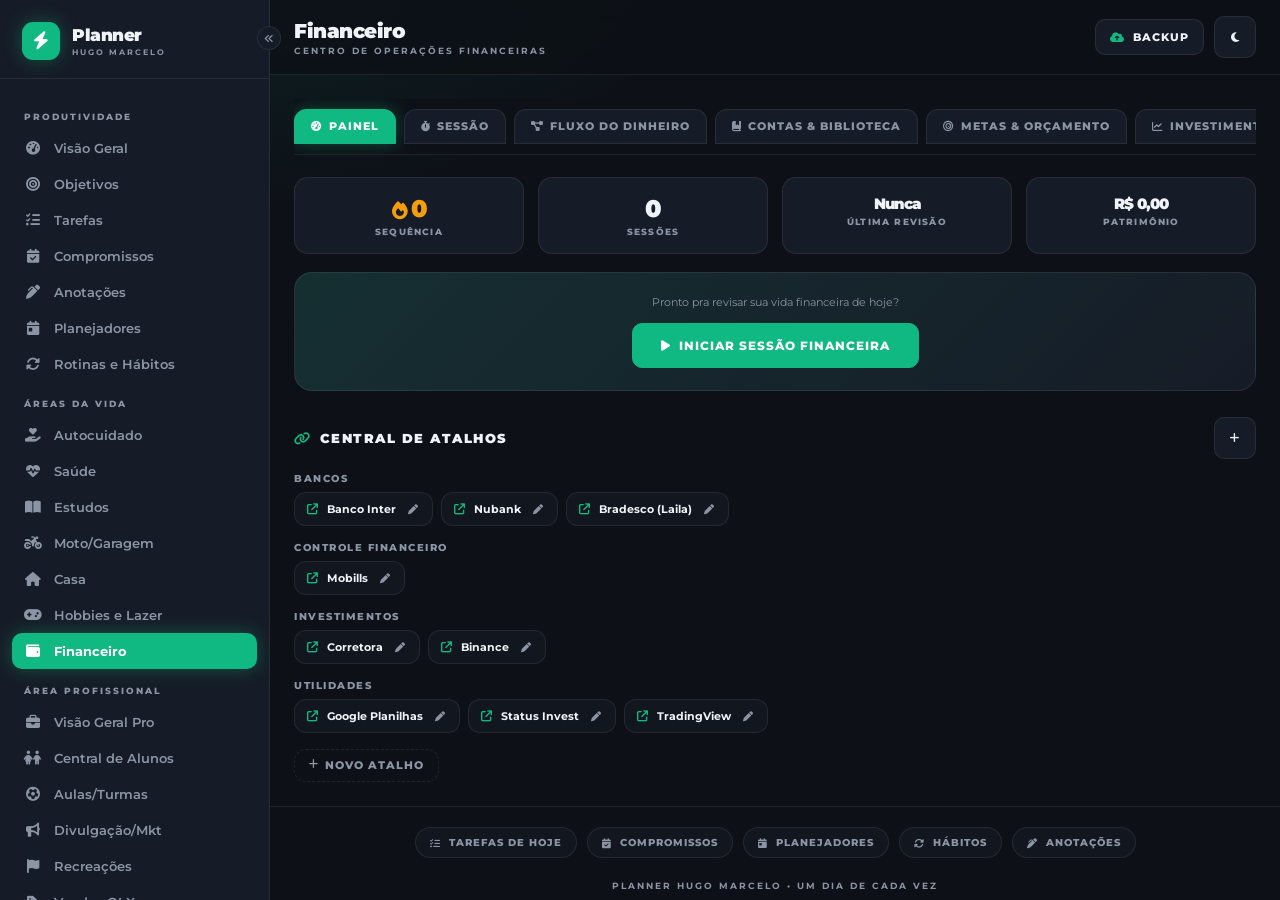
<file: financeiro.html>
<!DOCTYPE html>
<html lang="pt-br" data-theme="dark">
<head>
  <meta charset="UTF-8">
  <meta name="viewport" content="width=device-width, initial-scale=1.0">
  <title>Planner Hugo Marcelo | Financeiro</title>
  <link rel="stylesheet" href="https://cdnjs.cloudflare.com/ajax/libs/font-awesome/6.5.1/css/all.min.css">
  <link href="https://fonts.googleapis.com/css2?family=Montserrat:wght@400;500;600;700;800;900&display=swap" rel="stylesheet">
  <link rel="stylesheet" href="style.css">

  <!-- =====================================================================
       ESTILOS SÓ DESTA PÁGINA · prefixo "fi-" (Financeiro)
       Variáveis no :root para os modais (que ficam fora do .container)
       enxergarem as mesmas cores.
       ===================================================================== -->
  <style>
    :root {
      --fi-ok:    #10b981;
      --fi-alerta:#f59e0b;
      --fi-risco: #ef4444;
      --fi-cripto:#f7931a; /* laranja bitcoin, só pro acento do bloco cripto */
    }

    /* ---------- ABAS ---------------------------------------------------- */
    .fi-tabs {
      display: flex; gap: 8px; overflow-x: auto;
      padding: 10px 0; margin-bottom: 22px;
      border-bottom: 1px solid var(--border);
      position: sticky; top: 0; z-index: 25;
      background: var(--bg);
    }
    .fi-tabs::-webkit-scrollbar { height: 0; }
    .fi-tab {
      flex-shrink: 0;
      padding: 10px 16px; border-radius: 12px 12px 0 0;
      background: var(--panel); border: 1px solid var(--border);
      color: var(--text-muted);
      font-size: 10.5px; font-weight: 800; text-transform: uppercase; letter-spacing: 1px;
      transition: all .15s;
    }
    .fi-tab i { margin-right: 6px; }
    .fi-tab:hover { color: var(--accent); border-color: var(--accent); }
    .fi-tab.is-active { background: var(--accent); color: #fff; border-color: var(--accent); box-shadow: var(--glow); }

    .fi-view { display: none; }
    .fi-view.is-active { display: block; animation: fadeUp .35s ease both; }

    /* ---------- CABEÇALHO DE SEÇÃO -------------------------------------- */
    .fi-secao-head { display: flex; align-items: center; justify-content: space-between; margin: 26px 0 14px; }
    .fi-secao-head:first-child { margin-top: 0; }
    .fi-secao-head h2 { font-size: 13px; font-weight: 900; text-transform: uppercase; letter-spacing: 1.5px; display: flex; align-items: center; gap: 8px; }
    .fi-secao-head h2 i { color: var(--accent); }
    .fi-secao-sub { font-size: 11px; color: var(--text-muted); margin-top: -10px; margin-bottom: 16px; }

    /* ---------- PAINEL: cards de resumo --------------------------------- */
    .fi-resumo-grid { display: grid; gap: 14px; grid-template-columns: repeat(2, 1fr); }
    @media (min-width: 700px) { .fi-resumo-grid { grid-template-columns: repeat(4, 1fr); } }
    .fi-resumo-card {
      background: var(--panel); border: 1px solid var(--border); border-radius: 14px;
      padding: 16px; text-align: center;
    }
    .fi-resumo-card .num { font-size: 24px; font-weight: 900; letter-spacing: -1px; }
    .fi-resumo-card .lbl { font-size: 8.5px; font-weight: 800; text-transform: uppercase; letter-spacing: 1.2px; color: var(--text-muted); margin-top: 4px; }
    .fi-resumo-card.streak .num { color: var(--fi-alerta); }
    .fi-resumo-card.streak .num i { font-size: 18px; margin-right: 4px; }

    .fi-cta {
      margin: 18px 0; padding: 22px; border-radius: 18px; text-align: center;
      background: linear-gradient(135deg, var(--accent-soft), transparent), var(--panel);
      border: 1px solid var(--border);
    }
    .fi-cta p { font-size: 11px; color: var(--text-muted); margin-bottom: 14px; }
    .fi-cta .btn--primary { padding: 14px 28px; font-size: 12px; }

    /* ---------- ATALHOS --------------------------------------------------- */
    .fi-atalhos-cat { margin-bottom: 16px; }
    .fi-atalhos-cat h3 { font-size: 9.5px; font-weight: 800; text-transform: uppercase; letter-spacing: 1.5px; color: var(--text-muted); margin-bottom: 8px; }
    .fi-atalhos-row { display: flex; flex-wrap: wrap; gap: 8px; }
    .fi-atalho {
      display: inline-flex; align-items: center; gap: 8px;
      padding: 9px 12px 9px 10px; border-radius: 12px;
      background: var(--bg-soft); border: 1px solid var(--border);
      font-size: 11px; font-weight: 700; transition: all .15s;
    }
    .fi-atalho:hover { border-color: var(--accent); color: var(--accent); }
    .fi-atalho i.fa-solid:first-child { color: var(--accent); width: 14px; text-align: center; }
    .fi-atalho .fi-x {
      color: var(--text-muted); font-size: 10px; padding: 2px; margin-left: 2px;
    }
    .fi-atalho .fi-x:hover { color: var(--fi-risco); }
    .fi-add-chip {
      display: inline-flex; align-items: center; gap: 6px;
      padding: 9px 14px; border-radius: 12px; border: 1px dashed var(--border);
      color: var(--text-muted); font-size: 10.5px; font-weight: 800; text-transform: uppercase; letter-spacing: 1px;
    }
    .fi-add-chip:hover { border-color: var(--accent); color: var(--accent); }

    /* ---------- SESSÃO FINANCEIRA ---------------------------------------- */
    .fi-sessao-timer {
      text-align: center; padding: 26px 20px;
      background: var(--panel); border: 1px solid var(--border); border-radius: 18px;
      margin-bottom: 18px;
    }
    .fi-sessao-timer .tempo { font-size: 40px; font-weight: 900; letter-spacing: -1px; font-variant-numeric: tabular-nums; }
    .fi-sessao-timer .lbl { font-size: 9px; font-weight: 800; text-transform: uppercase; letter-spacing: 2px; color: var(--text-muted); margin-bottom: 6px; }

    .fi-progress-track {
      width: 100%; height: 12px; border-radius: 99px;
      background: var(--bg-soft); border: 1px solid var(--border);
      overflow: hidden; margin: 14px 0 4px;
    }
    .fi-progress-fill { height: 100%; background: var(--accent); border-radius: 99px; transition: width .4s ease; }
    .fi-progress-txt { font-size: 10px; font-weight: 700; color: var(--text-muted); text-align: right; }

    .fi-check-grupo { margin-bottom: 18px; }
    .fi-check-grupo h4 {
      font-size: 10px; font-weight: 800; text-transform: uppercase; letter-spacing: 1.5px;
      color: var(--text-muted); margin-bottom: 8px; display: flex; align-items: center; justify-content: space-between;
    }
    .fi-check-item {
      display: flex; align-items: center; gap: 12px;
      padding: 12px 14px; border-radius: 12px;
      background: var(--bg-soft); border: 1px solid var(--border);
      margin-bottom: 8px; cursor: pointer; transition: all .15s;
    }
    .fi-check-item:hover { border-color: var(--accent); }
    .fi-check-box {
      width: 20px; height: 20px; border-radius: 6px; flex-shrink: 0;
      border: 2px solid var(--border); display: grid; place-items: center;
      font-size: 11px; color: transparent; transition: all .15s;
    }
    .fi-check-item.marcado .fi-check-box { background: var(--accent); border-color: var(--accent); color: #fff; }
    .fi-check-item.marcado span.txt { text-decoration: line-through; color: var(--text-muted); }
    .fi-check-item .txt { flex: 1; font-size: 12.5px; font-weight: 600; }
    .fi-check-item .fi-mini { color: var(--text-muted); font-size: 11px; padding: 4px; }
    .fi-check-item .fi-mini:hover { color: var(--fi-risco); }

    .fi-sem-sessao { text-align: center; padding: 30px 16px; color: var(--text-muted); font-size: 12px; }

    /* ---------- FLUXO DO DINHEIRO ----------------------------------------- */
    .fi-flow { max-width: 420px; margin: 0 auto; }
    .fi-flow-node {
      background: var(--panel); border: 1px solid var(--border); border-radius: 14px;
      padding: 14px 16px; display: flex; align-items: center; justify-content: space-between;
      gap: 10px; margin-bottom: 4px;
    }
    .fi-flow-node b { font-size: 12.5px; font-weight: 800; }
    .fi-flow-actions { display: flex; gap: 4px; flex-shrink: 0; }
    .fi-flow-actions button { color: var(--text-muted); font-size: 11px; padding: 5px; }
    .fi-flow-actions button:hover { color: var(--accent); }
    .fi-flow-actions button.fi-danger:hover { color: var(--fi-risco); }
    .fi-flow-arrow { text-align: center; color: var(--text-muted); font-size: 13px; padding: 4px 0; }

    /* ---------- BIBLIOTECA DE CONTAS -------------------------------------- */
    .fi-lib-card {
      background: var(--panel); border: 1px solid var(--border); border-radius: 14px;
      padding: 18px; display: flex; flex-direction: column; gap: 8px;
    }
    .fi-lib-card .fi-lib-head { display: flex; align-items: center; justify-content: space-between; }
    .fi-lib-card .fi-lib-head b { font-size: 13px; font-weight: 900; }
    .fi-lib-card .fi-lib-actions { display: flex; gap: 4px; }
    .fi-lib-card .fi-lib-actions button { color: var(--text-muted); font-size: 11px; padding: 5px; }
    .fi-lib-card .fi-lib-actions button:hover { color: var(--accent); }
    .fi-lib-row { font-size: 11.5px; line-height: 1.5; }
    .fi-lib-row b { color: var(--text-muted); font-weight: 800; text-transform: uppercase; font-size: 9px; letter-spacing: 1px; display: block; margin-bottom: 1px; }

    /* ---------- METAS ------------------------------------------------------ */
    .fi-meta-card { background: var(--panel); border: 1px solid var(--border); border-radius: 14px; padding: 16px; }
    .fi-meta-card .fi-meta-head { display: flex; align-items: center; justify-content: space-between; margin-bottom: 10px; }
    .fi-meta-card b { font-size: 12px; font-weight: 800; }
    .fi-meta-vals { display: flex; justify-content: space-between; font-size: 10.5px; color: var(--text-muted); margin-top: 6px; }
    .fi-meta-vals b { color: var(--text-strong); font-size: 11px; }
    .fi-meta-pct { font-size: 10px; font-weight: 800; color: var(--accent); }

    /* ---------- LISTA GENÉRICA (receitas / despesas) ---------------------- */
    .fi-lista-item {
      display: flex; align-items: center; justify-content: space-between;
      padding: 11px 14px; border-radius: 10px; background: var(--bg-soft);
      border: 1px solid var(--border); margin-bottom: 7px;
    }
    .fi-lista-item .fi-nome { font-size: 12px; font-weight: 700; }
    .fi-lista-item .fi-nome small { display: block; font-size: 9.5px; color: var(--text-muted); font-weight: 600; margin-top: 1px; }
    .fi-lista-item .fi-val { font-size: 12px; font-weight: 800; color: var(--accent); margin-right: 10px; }
    .fi-lista-actions { display: flex; gap: 2px; }
    .fi-lista-actions button { color: var(--text-muted); font-size: 10.5px; padding: 5px; }
    .fi-lista-actions button:hover { color: var(--accent); }
    .fi-lista-actions button.fi-danger:hover { color: var(--fi-risco); }
    .fi-lista-total {
      display: flex; justify-content: space-between; padding: 10px 14px;
      font-size: 11px; font-weight: 800; text-transform: uppercase; letter-spacing: .5px;
      color: var(--text-muted); border-top: 1px dashed var(--border); margin-top: 4px;
    }
    .fi-lista-total b { color: var(--text-strong); font-size: 13px; }

    /* ---------- DESPESAS RECOLHÍVEIS --------------------------------------- */
    .fi-cat { background: var(--panel); border: 1px solid var(--border); border-radius: 14px; margin-bottom: 12px; overflow: hidden; }
    .fi-cat-head {
      display: flex; align-items: center; justify-content: space-between;
      padding: 14px 16px; cursor: pointer;
    }
    .fi-cat-head b { font-size: 12px; font-weight: 800; text-transform: uppercase; letter-spacing: .5px; }
    .fi-cat-head .fi-cat-sub { font-size: 10.5px; color: var(--text-muted); font-weight: 700; margin-left: auto; margin-right: 10px; }
    .fi-cat-head i.fa-chevron-down { transition: transform .2s; color: var(--text-muted); font-size: 11px; }
    .fi-cat.is-aberta .fa-chevron-down { transform: rotate(180deg); }
    .fi-cat-body { display: none; padding: 0 16px 16px; }
    .fi-cat.is-aberta .fi-cat-body { display: block; }

    /* ---------- INVESTIMENTOS ---------------------------------------------- */
    .fi-patrimonio {
      text-align: center; padding: 26px; border-radius: 18px; margin-bottom: 18px;
      background: linear-gradient(135deg, var(--accent-soft), transparent), var(--panel);
      border: 1px solid var(--border);
    }
    .fi-patrimonio .num { font-size: 34px; font-weight: 900; letter-spacing: -1px; color: var(--accent); }
    .fi-patrimonio .lbl { font-size: 9px; font-weight: 800; text-transform: uppercase; letter-spacing: 2px; color: var(--text-muted); margin-top: 6px; }

    .fi-invest-grid { display: grid; gap: 12px; grid-template-columns: repeat(2, 1fr); margin-bottom: 20px; }
    @media (min-width: 700px) { .fi-invest-grid { grid-template-columns: repeat(3, 1fr); } }
    .fi-invest-item { background: var(--bg-soft); border: 1px solid var(--border); border-radius: 12px; padding: 12px; text-align: center; }
    .fi-invest-item .num { font-size: 15px; font-weight: 900; }
    .fi-invest-item .lbl { font-size: 8.5px; font-weight: 800; text-transform: uppercase; letter-spacing: 1px; color: var(--text-muted); margin-top: 3px; }

    .fi-cripto-item {
      display: flex; align-items: center; gap: 12px;
      padding: 12px 14px; border-radius: 12px; background: var(--bg-soft);
      border: 1px solid var(--border); margin-bottom: 8px;
    }
    .fi-cripto-icon {
      width: 34px; height: 34px; border-radius: 99px; flex-shrink: 0;
      background: color-mix(in srgb, var(--fi-cripto) 18%, transparent);
      color: var(--fi-cripto); display: grid; place-items: center; font-size: 13px; font-weight: 900;
    }
    .fi-cripto-info { flex: 1; }
    .fi-cripto-info b { font-size: 12.5px; font-weight: 800; }
    .fi-cripto-info small { display: block; font-size: 10px; color: var(--text-muted); margin-top: 1px; }
    .fi-cripto-val { text-align: right; }
    .fi-cripto-val b { font-size: 12.5px; font-weight: 800; color: var(--accent); display: block; }

    /* ---------- HISTÓRICO ---------------------------------------------------- */
    .fi-hist-item {
      display: flex; align-items: center; gap: 14px;
      padding: 13px 16px; border-radius: 12px; background: var(--bg-soft);
      border: 1px solid var(--border); margin-bottom: 8px;
    }
    .fi-hist-icon {
      width: 36px; height: 36px; border-radius: 10px; flex-shrink: 0;
      background: var(--accent-soft); color: var(--accent);
      display: grid; place-items: center; font-size: 14px;
    }
    .fi-hist-info { flex: 1; }
    .fi-hist-info b { font-size: 12px; font-weight: 800; }
    .fi-hist-info small { display: block; font-size: 10px; color: var(--text-muted); margin-top: 1px; }
    .fi-hist-badge {
      font-size: 9px; font-weight: 800; text-transform: uppercase; letter-spacing: .5px;
      padding: 4px 9px; border-radius: 99px; background: var(--accent-soft); color: var(--accent);
    }

    /* ---------- ESTADO VAZIO --------------------------------------------- */
    .fi-vazio { text-align: center; padding: 26px 16px; color: var(--text-muted); font-size: 12px; }
    .fi-vazio i { font-size: 22px; display: block; margin-bottom: 8px; opacity: .5; }

    /* ---------- FORMULÁRIOS DENTRO DOS MODAIS ------------------------------ */
    .fi-campo { display: flex; flex-direction: column; gap: 5px; }
    .fi-campo label { font-size: 9.5px; font-weight: 800; text-transform: uppercase; letter-spacing: 1px; color: var(--text-muted); }
    .fi-campo input, .fi-campo select, .fi-campo textarea {
      background: var(--bg-soft); border: 1px solid var(--border); border-radius: 10px;
      padding: 10px 12px; font-size: 13px; color: var(--text-strong); font-family: inherit;
    }
    .fi-campo textarea { resize: vertical; min-height: 60px; }
    .fi-campo input:focus, .fi-campo select:focus, .fi-campo textarea:focus { outline: none; border-color: var(--accent); }
    .fi-modal-linha { display: grid; grid-template-columns: 1fr 1fr; gap: 10px; }
    .fi-modal-acoes { display: flex; gap: 10px; margin-top: 4px; }
    .fi-modal-acoes .btn { flex: 1; justify-content: center; }

    /* Modal maior que o de backup, mas mesma classe base */
    #fi-modal-conta .modal__box,
    #fi-modal-checklist .modal__box { max-width: 460px; }
  </style>
</head>

<body class="app" data-page="financeiro">

  <div id="sidebar-container"></div>
  <div id="overlay" class="overlay" onclick="fecharMenu()"></div>

  <main class="main">

    <header class="header">
      <div class="header__left">
        <button class="btn btn--icon btn--menu" onclick="abrirMenu()" aria-label="Abrir menu">
          <i class="fa-solid fa-bars"></i>
        </button>
        <div>
          <h1 class="header__title">Financeiro</h1>
          <p class="header__subtitle">Centro de Operações Financeiras</p>
        </div>
      </div>
      <div class="header__actions">
        <button class="btn" onclick="abrirSync()">
          <i class="fa-solid fa-cloud-arrow-up" style="color: var(--accent)"></i>
          <span>Backup</span>
        </button>
        <button class="btn btn--icon" id="btn-tema" onclick="Tema.alternar()" aria-label="Trocar tema">
          <i class="fa-solid fa-moon"></i>
        </button>
      </div>
    </header>

    <div class="container fade-up">

      <!-- ======= ABAS ======= -->
      <div class="fi-tabs">
        <button class="fi-tab is-active" id="fi-tab-painel"   onclick="FI.mudarAba('painel')"><i class="fa-solid fa-gauge-high"></i>Painel</button>
        <button class="fi-tab"           id="fi-tab-sessao"   onclick="FI.mudarAba('sessao')"><i class="fa-solid fa-stopwatch"></i>Sessão</button>
        <button class="fi-tab"           id="fi-tab-fluxo"    onclick="FI.mudarAba('fluxo')"><i class="fa-solid fa-diagram-project"></i>Fluxo do Dinheiro</button>
        <button class="fi-tab"           id="fi-tab-contas"   onclick="FI.mudarAba('contas')"><i class="fa-solid fa-book-bookmark"></i>Contas &amp; Biblioteca</button>
        <button class="fi-tab"           id="fi-tab-metas"    onclick="FI.mudarAba('metas')"><i class="fa-solid fa-bullseye"></i>Metas &amp; Orçamento</button>
        <button class="fi-tab"           id="fi-tab-invest"   onclick="FI.mudarAba('invest')"><i class="fa-solid fa-chart-line"></i>Investimentos</button>
        <button class="fi-tab"           id="fi-tab-historico" onclick="FI.mudarAba('historico')"><i class="fa-solid fa-clock-rotate-left"></i>Histórico</button>
      </div>

      <!-- ======= VIEW: PAINEL ======= -->
      <section class="fi-view is-active" id="fi-view-painel">
        <div class="fi-resumo-grid" id="fi-resumo"></div>

        <div class="fi-cta">
          <p>Pronto pra revisar sua vida financeira de hoje?</p>
          <button class="btn btn--primary" onclick="FI.mudarAba('sessao'); FI.iniciarSessao()">
            <i class="fa-solid fa-play"></i> Iniciar Sessão Financeira
          </button>
        </div>

        <div class="fi-secao-head">
          <h2><i class="fa-solid fa-link"></i> Central de Atalhos</h2>
          <button class="btn btn--icon" onclick="FI.abrirModalAtalho()" title="Novo atalho"><i class="fa-solid fa-plus"></i></button>
        </div>
        <div id="fi-atalhos"></div>
      </section>

      <!-- ======= VIEW: SESSÃO FINANCEIRA ======= -->
      <section class="fi-view" id="fi-view-sessao">
        <div id="fi-sessao-conteudo"></div>
      </section>

      <!-- ======= VIEW: FLUXO DO DINHEIRO ======= -->
      <section class="fi-view" id="fi-view-fluxo">
        <p class="fi-secao-sub">O caminho que seu dinheiro percorre — de onde entra até onde é investido. Edite quando sua estratégia mudar.</p>
        <div class="fi-flow" id="fi-flow"></div>
        <div style="text-align:center; margin-top:14px;">
          <button class="btn" onclick="FI.abrirModalFluxo()"><i class="fa-solid fa-plus"></i> Adicionar etapa</button>
        </div>
      </section>

      <!-- ======= VIEW: CONTAS & BIBLIOTECA ======= -->
      <section class="fi-view" id="fi-view-contas">
        <div class="fi-secao-head">
          <h2><i class="fa-solid fa-book-bookmark"></i> Biblioteca de Contas</h2>
          <button class="btn btn--icon" onclick="FI.abrirModalConta()" title="Nova conta"><i class="fa-solid fa-plus"></i></button>
        </div>
        <p class="fi-secao-sub">O manual de cada conta: pra que serve, quando usar e o que nunca fazer com ela.</p>
        <div class="grid grid--2" id="fi-contas"></div>
      </section>

      <!-- ======= VIEW: METAS & ORÇAMENTO ======= -->
      <section class="fi-view" id="fi-view-metas">

        <div class="fi-secao-head">
          <h2><i class="fa-solid fa-bullseye"></i> Metas</h2>
          <button class="btn btn--icon" onclick="FI.abrirModalMeta()" title="Nova meta"><i class="fa-solid fa-plus"></i></button>
        </div>
        <div class="grid grid--3" id="fi-metas"></div>

        <div class="fi-secao-head">
          <h2><i class="fa-solid fa-sack-dollar"></i> Receitas</h2>
          <button class="btn btn--icon" onclick="FI.abrirModalReceita()" title="Nova receita"><i class="fa-solid fa-plus"></i></button>
        </div>
        <div id="fi-receitas"></div>

        <div class="fi-secao-head">
          <h2><i class="fa-solid fa-file-invoice-dollar"></i> Orçamento (Despesas)</h2>
        </div>
        <div id="fi-despesas"></div>
      </section>

      <!-- ======= VIEW: INVESTIMENTOS ======= -->
      <section class="fi-view" id="fi-view-invest">
        <div class="fi-patrimonio">
          <div class="num" id="fi-patrimonio-total">R$ 0,00</div>
          <div class="lbl">Patrimônio Total (investimentos + cripto)</div>
        </div>

        <div class="fi-secao-head">
          <h2><i class="fa-solid fa-chart-pie"></i> Visão Geral</h2>
          <button class="btn btn--icon" onclick="FI.abrirModalInvest()" title="Editar valores"><i class="fa-solid fa-pen"></i></button>
        </div>
        <div class="fi-invest-grid" id="fi-invest-grid"></div>

        <div class="fi-secao-head">
          <h2><i class="fa-brands fa-bitcoin"></i> Criptomoedas</h2>
          <button class="btn btn--icon" onclick="FI.abrirModalCripto()" title="Nova moeda"><i class="fa-solid fa-plus"></i></button>
        </div>
        <div id="fi-cripto"></div>
      </section>

      <!-- ======= VIEW: HISTÓRICO ======= -->
      <section class="fi-view" id="fi-view-historico">
        <div class="fi-resumo-grid" style="grid-template-columns: repeat(2,1fr); margin-bottom:22px;">
          <div class="fi-resumo-card streak">
            <div class="num"><i class="fa-solid fa-fire"></i><span id="fi-hist-streak-atual">0</span></div>
            <div class="lbl">Sequência Atual</div>
          </div>
          <div class="fi-resumo-card">
            <div class="num" id="fi-hist-streak-melhor">0</div>
            <div class="lbl">Melhor Sequência</div>
          </div>
        </div>
        <div class="fi-secao-head"><h2><i class="fa-solid fa-clock-rotate-left"></i> Sessões Concluídas</h2></div>
        <div id="fi-historico"></div>
      </section>

    </div>

    <div id="footer-container"></div>
  </main>

  <!-- ============================================================
       MODAIS
       ============================================================ -->

  <!-- Backup — igual em todas as páginas -->
  <div id="modal-sync" class="modal">
    <div class="modal__box">
      <div class="modal__head">
        <h3><i class="fa-solid fa-cloud-arrow-up" style="color:var(--accent)"></i> Backup & Transferência</h3>
        <button class="modal__close" onclick="fecharSync()"><i class="fa-solid fa-xmark"></i></button>
      </div>
      <div class="modal__body">
        <p>Sem nuvem por enquanto: use isto pra levar seus dados entre celular e computador.</p>
        <button class="btn" onclick="exportarBackup()" style="width:100%; justify-content:center;">
          <i class="fa-solid fa-download"></i> Exportar (baixar arquivo)
        </button>
        <input type="file" id="input-import" accept=".json" onchange="importarBackup(event)" style="display:none;">
        <button class="btn btn--primary" onclick="document.getElementById('input-import').click()" style="width:100%; justify-content:center;">
          <i class="fa-solid fa-upload"></i> Importar (restaurar backup)
        </button>
      </div>
    </div>
  </div>

  <!-- Confirmação genérica (substitui o confirm() nativo) -->
  <div id="fi-modal-confirm" class="modal">
    <div class="modal__box">
      <div class="modal__head">
        <h3><i class="fa-solid fa-triangle-exclamation" style="color:var(--fi-risco)"></i> Confirmar</h3>
        <button class="modal__close" onclick="FI.fecharModal('fi-modal-confirm')"><i class="fa-solid fa-xmark"></i></button>
      </div>
      <div class="modal__body">
        <p id="fi-confirm-msg">Tem certeza?</p>
        <div class="fi-modal-acoes">
          <button class="btn" onclick="FI.fecharModal('fi-modal-confirm')">Cancelar</button>
          <button class="btn btn--primary" style="background:var(--fi-risco); border-color:var(--fi-risco);" onclick="FI.confirmarSim()">Sim, excluir</button>
        </div>
      </div>
    </div>
  </div>

  <!-- Atalho -->
  <div id="fi-modal-atalho" class="modal">
    <div class="modal__box">
      <div class="modal__head">
        <h3><i class="fa-solid fa-link" style="color:var(--accent)"></i> Atalho</h3>
        <button class="modal__close" onclick="FI.fecharModal('fi-modal-atalho')"><i class="fa-solid fa-xmark"></i></button>
      </div>
      <div class="modal__body">
        <input type="hidden" id="fi-atalho-id">
        <div class="fi-campo">
          <label>Categoria</label>
          <select id="fi-atalho-categoria">
            <option value="Bancos">Bancos</option>
            <option value="Controle Financeiro">Controle Financeiro</option>
            <option value="Investimentos">Investimentos</option>
            <option value="Utilidades">Utilidades</option>
          </select>
        </div>
        <div class="fi-campo"><label>Nome</label><input type="text" id="fi-atalho-nome" placeholder="Ex: Banco Inter"></div>
        <div class="fi-campo"><label>Link (URL)</label><input type="text" id="fi-atalho-url" placeholder="https://..."></div>
        <div class="fi-modal-acoes">
          <button class="btn" id="fi-atalho-excluir" onclick="FI.excluirAtalhoAtual()" style="display:none;"><i class="fa-solid fa-trash"></i></button>
          <button class="btn btn--primary" onclick="FI.salvarAtalho()">Salvar</button>
        </div>
      </div>
    </div>
  </div>

  <!-- Conta (Biblioteca) -->
  <div id="fi-modal-conta" class="modal">
    <div class="modal__box">
      <div class="modal__head">
        <h3><i class="fa-solid fa-book-bookmark" style="color:var(--accent)"></i> Conta / Instituição</h3>
        <button class="modal__close" onclick="FI.fecharModal('fi-modal-conta')"><i class="fa-solid fa-xmark"></i></button>
      </div>
      <div class="modal__body">
        <input type="hidden" id="fi-conta-id">
        <div class="fi-campo"><label>Nome</label><input type="text" id="fi-conta-nome" placeholder="Ex: Banco Inter"></div>
        <div class="fi-campo"><label>Objetivo</label><input type="text" id="fi-conta-objetivo" placeholder="Ex: Conta principal"></div>
        <div class="fi-campo"><label>Função</label><textarea id="fi-conta-funcao" placeholder="Ex: Receber todas as receitas"></textarea></div>
        <div class="fi-campo"><label>Quando utilizar</label><input type="text" id="fi-conta-quando" placeholder="Ex: Sempre / Só em emergência"></div>
        <div class="fi-campo"><label>Observações</label><textarea id="fi-conta-obs" placeholder="Opcional"></textarea></div>
        <div class="fi-modal-acoes">
          <button class="btn" id="fi-conta-excluir" onclick="FI.excluirContaAtual()" style="display:none;"><i class="fa-solid fa-trash"></i></button>
          <button class="btn btn--primary" onclick="FI.salvarConta()">Salvar</button>
        </div>
      </div>
    </div>
  </div>

  <!-- Fluxo -->
  <div id="fi-modal-fluxo" class="modal">
    <div class="modal__box">
      <div class="modal__head">
        <h3><i class="fa-solid fa-diagram-project" style="color:var(--accent)"></i> Etapa do Fluxo</h3>
        <button class="modal__close" onclick="FI.fecharModal('fi-modal-fluxo')"><i class="fa-solid fa-xmark"></i></button>
      </div>
      <div class="modal__body">
        <input type="hidden" id="fi-fluxo-id">
        <div class="fi-campo"><label>Nome da etapa</label><input type="text" id="fi-fluxo-nome" placeholder="Ex: Corretora"></div>
        <div class="fi-modal-acoes">
          <button class="btn" id="fi-fluxo-excluir" onclick="FI.excluirFluxoAtual()" style="display:none;"><i class="fa-solid fa-trash"></i></button>
          <button class="btn btn--primary" onclick="FI.salvarFluxo()">Salvar</button>
        </div>
      </div>
    </div>
  </div>

  <!-- Meta -->
  <div id="fi-modal-meta" class="modal">
    <div class="modal__box">
      <div class="modal__head">
        <h3><i class="fa-solid fa-bullseye" style="color:var(--accent)"></i> Meta Financeira</h3>
        <button class="modal__close" onclick="FI.fecharModal('fi-modal-meta')"><i class="fa-solid fa-xmark"></i></button>
      </div>
      <div class="modal__body">
        <input type="hidden" id="fi-meta-id">
        <div class="fi-campo"><label>Nome</label><input type="text" id="fi-meta-nome" placeholder="Ex: Patrimônio Total"></div>
        <div class="fi-modal-linha">
          <div class="fi-campo"><label>Valor Atual (R$)</label><input type="number" step="0.01" id="fi-meta-atual" placeholder="0"></div>
          <div class="fi-campo"><label>Meta (R$)</label><input type="number" step="0.01" id="fi-meta-meta" placeholder="0"></div>
        </div>
        <div class="fi-modal-acoes">
          <button class="btn" id="fi-meta-excluir" onclick="FI.excluirMetaAtual()" style="display:none;"><i class="fa-solid fa-trash"></i></button>
          <button class="btn btn--primary" onclick="FI.salvarMeta()">Salvar</button>
        </div>
      </div>
    </div>
  </div>

  <!-- Receita -->
  <div id="fi-modal-receita" class="modal">
    <div class="modal__box">
      <div class="modal__head">
        <h3><i class="fa-solid fa-sack-dollar" style="color:var(--accent)"></i> Fonte de Receita</h3>
        <button class="modal__close" onclick="FI.fecharModal('fi-modal-receita')"><i class="fa-solid fa-xmark"></i></button>
      </div>
      <div class="modal__body">
        <input type="hidden" id="fi-receita-id">
        <div class="fi-campo"><label>Nome</label><input type="text" id="fi-receita-nome" placeholder="Ex: Personal Soccer"></div>
        <div class="fi-campo"><label>Valor mensal (R$)</label><input type="number" step="0.01" id="fi-receita-valor" placeholder="0"></div>
        <div class="fi-campo"><label>Observações</label><input type="text" id="fi-receita-obs" placeholder="Opcional"></div>
        <div class="fi-modal-acoes">
          <button class="btn" id="fi-receita-excluir" onclick="FI.excluirReceitaAtual()" style="display:none;"><i class="fa-solid fa-trash"></i></button>
          <button class="btn btn--primary" onclick="FI.salvarReceita()">Salvar</button>
        </div>
      </div>
    </div>
  </div>

  <!-- Despesa (compartilhado pelas 4 categorias) -->
  <div id="fi-modal-despesa" class="modal">
    <div class="modal__box">
      <div class="modal__head">
        <h3><i class="fa-solid fa-file-invoice-dollar" style="color:var(--accent)"></i> Item de Despesa</h3>
        <button class="modal__close" onclick="FI.fecharModal('fi-modal-despesa')"><i class="fa-solid fa-xmark"></i></button>
      </div>
      <div class="modal__body">
        <input type="hidden" id="fi-despesa-id">
        <input type="hidden" id="fi-despesa-categoria">
        <div class="fi-campo"><label>Nome</label><input type="text" id="fi-despesa-nome" placeholder="Ex: Internet"></div>
        <div class="fi-campo"><label>Valor (R$)</label><input type="number" step="0.01" id="fi-despesa-valor" placeholder="0"></div>
        <div class="fi-modal-acoes">
          <button class="btn" id="fi-despesa-excluir" onclick="FI.excluirDespesaAtual()" style="display:none;"><i class="fa-solid fa-trash"></i></button>
          <button class="btn btn--primary" onclick="FI.salvarDespesa()">Salvar</button>
        </div>
      </div>
    </div>
  </div>

  <!-- Painel de Investimentos (edita os 4 valores de uma vez) -->
  <div id="fi-modal-invest" class="modal">
    <div class="modal__box">
      <div class="modal__head">
        <h3><i class="fa-solid fa-chart-pie" style="color:var(--accent)"></i> Visão Geral de Investimentos</h3>
        <button class="modal__close" onclick="FI.fecharModal('fi-modal-invest')"><i class="fa-solid fa-xmark"></i></button>
      </div>
      <div class="modal__body">
        <div class="fi-modal-linha">
          <div class="fi-campo"><label>Renda Fixa · CDB/Tesouro (R$)</label><input type="number" step="0.01" id="fi-invest-cdb"></div>
          <div class="fi-campo"><label>Ações (R$)</label><input type="number" step="0.01" id="fi-invest-acoes"></div>
        </div>
        <div class="fi-modal-linha">
          <div class="fi-campo"><label>FIIs (R$)</label><input type="number" step="0.01" id="fi-invest-fiis"></div>
          <div class="fi-campo"><label>Previdência (R$)</label><input type="number" step="0.01" id="fi-invest-previdencia"></div>
        </div>
        <div class="fi-campo"><label>Reserva de Emergência (R$)</label><input type="number" step="0.01" id="fi-invest-reserva"></div>
        <p style="font-size:10.5px; color:var(--text-muted);">O patrimônio total é calculado automaticamente somando estes valores + suas criptomoedas. Cada bloco também mostra o % que representa no seu patrimônio — útil pra acompanhar sua diversificação.</p>
        <div class="fi-modal-acoes">
          <button class="btn btn--primary" onclick="FI.salvarInvest()">Salvar</button>
        </div>
      </div>
    </div>
  </div>

  <!-- Cripto -->
  <div id="fi-modal-cripto" class="modal">
    <div class="modal__box">
      <div class="modal__head">
        <h3><i class="fa-brands fa-bitcoin" style="color:var(--fi-cripto)"></i> Criptomoeda</h3>
        <button class="modal__close" onclick="FI.fecharModal('fi-modal-cripto')"><i class="fa-solid fa-xmark"></i></button>
      </div>
      <div class="modal__body">
        <input type="hidden" id="fi-cripto-id">
        <div class="fi-campo"><label>Moeda (sigla)</label><input type="text" id="fi-cripto-moeda" placeholder="Ex: BTC" maxlength="10" style="text-transform:uppercase;"></div>
        <div class="fi-modal-linha">
          <div class="fi-campo"><label>Quantidade</label><input type="number" step="0.00000001" id="fi-cripto-qtd" placeholder="0"></div>
          <div class="fi-campo"><label>Preço médio (R$)</label><input type="number" step="0.01" id="fi-cripto-preco" placeholder="0"></div>
        </div>
        <div class="fi-campo"><label>Observações</label><input type="text" id="fi-cripto-obs" placeholder="Opcional"></div>
        <div class="fi-modal-acoes">
          <button class="btn" id="fi-cripto-excluir" onclick="FI.excluirCriptoAtual()" style="display:none;"><i class="fa-solid fa-trash"></i></button>
          <button class="btn btn--primary" onclick="FI.salvarCripto()">Salvar</button>
        </div>
      </div>
    </div>
  </div>

  <!-- Item de Checklist -->
  <div id="fi-modal-checklist" class="modal">
    <div class="modal__box">
      <div class="modal__head">
        <h3><i class="fa-solid fa-list-check" style="color:var(--accent)"></i> Item do Checklist</h3>
        <button class="modal__close" onclick="FI.fecharModal('fi-modal-checklist')"><i class="fa-solid fa-xmark"></i></button>
      </div>
      <div class="modal__body">
        <input type="hidden" id="fi-check-grupo">
        <input type="hidden" id="fi-check-id">
        <div class="fi-campo"><label>Descrição do passo</label><input type="text" id="fi-check-texto" placeholder="Ex: Conferir saldo"></div>
        <div class="fi-modal-acoes">
          <button class="btn" id="fi-check-excluir" onclick="FI.excluirCheckItemAtual()" style="display:none;"><i class="fa-solid fa-trash"></i></button>
          <button class="btn btn--primary" onclick="FI.salvarCheckItem()">Salvar</button>
        </div>
      </div>
    </div>
  </div>

  <script src="app.js"></script>
  <script>
    /* =====================================================================
       FI  —  o módulo da página Financeiro
       ---------------------------------------------------------------------
       Tudo que a página faz mora aqui dentro, organizado em um objeto só
       (mesma ideia do módulo "Plan" dos Planejadores). Isso evita poluir
       o espaço global com dezenas de funções soltas.
       ===================================================================== */
    const FI = {

      CHAVE: "financeiro",
      dados: null,
      _confirmCallback: null,
      _timerId: null,

      /* ---------------- DADOS ---------------------------------------- */

      padrao() {
        return {
          atalhos: [
            { id: FI.novoId(), categoria: "Bancos", nome: "Banco Inter", url: "https://bancointer.com.br" },
            { id: FI.novoId(), categoria: "Bancos", nome: "Nubank", url: "https://nubank.com.br" },
            { id: FI.novoId(), categoria: "Bancos", nome: "Bradesco (Laila)", url: "https://bradesco.com.br" },
            { id: FI.novoId(), categoria: "Controle Financeiro", nome: "Mobills", url: "https://mobills.com.br" },
            { id: FI.novoId(), categoria: "Investimentos", nome: "Corretora", url: "" },
            { id: FI.novoId(), categoria: "Investimentos", nome: "Binance", url: "https://binance.com" },
            { id: FI.novoId(), categoria: "Utilidades", nome: "Google Planilhas", url: "https://sheets.google.com" },
            { id: FI.novoId(), categoria: "Utilidades", nome: "Status Invest", url: "https://statusinvest.com.br" },
            { id: FI.novoId(), categoria: "Utilidades", nome: "TradingView", url: "https://tradingview.com" },
          ],
          contas: [
            { id: FI.novoId(), nome: "Banco Inter", objetivo: "Conta principal", funcao: "Receber todas as receitas", quando: "Sempre", obs: "" },
            { id: FI.novoId(), nome: "Nubank", objetivo: "Reserva / apartamento", funcao: "Guardar dinheiro destinado a objetivos específicos", quando: "Depósitos programados", obs: "Nunca usar para gastos pessoais." },
            { id: FI.novoId(), nome: "Bradesco", objetivo: "Conta da Laila", funcao: "Controle financeiro dela, mas gerenciada por mim", quando: "Conferir junto com minhas contas", obs: "Participa do meu fluxo financeiro mesmo não sendo minha conta." },
            { id: FI.novoId(), nome: "Corretora", objetivo: "Investimentos em renda variável", funcao: "Ações e Fundos Imobiliários", quando: "Aporte mensal", obs: "" },
            { id: FI.novoId(), nome: "Binance", objetivo: "Investimentos em criptomoedas", funcao: "Compra e custódia de cripto", quando: "Aporte mensal", obs: "" },
          ],
          fluxo: [
            "Receitas", "Banco Inter", "Conta Corrente", "Separação",
            "Investimentos", "Corretora (Ações/FIIs)", "Binance (Cripto)",
          ].map(nome => ({ id: FI.novoId(), nome })),
          metas: [
            { id: FI.novoId(), nome: "Patrimônio Total", atual: 80000, meta: 500000 },
            { id: FI.novoId(), nome: "Investido", atual: 0, meta: 200000 },
            { id: FI.novoId(), nome: "Faturamento Mensal", atual: 1000, meta: 4000 },
          ],
          receitas: [
            { id: FI.novoId(), nome: "Personal Soccer", valor: 0, obs: "" },
            { id: FI.novoId(), nome: "Personal Trainer", valor: 0, obs: "" },
            { id: FI.novoId(), nome: "Afiliados", valor: 0, obs: "" },
            { id: FI.novoId(), nome: "Produtos Digitais", valor: 0, obs: "" },
          ],
          despesas: {
            fixas: [
              ["Aluguel do Apartamento", 861.33], ["Taxa de Condomínio do Apartamento", 403.73],
              ["Conta de Luz", 34.76], ["Conta de Internet", 109.00], ["Faculdade Laila", 800.00],
              ["Plano de Internet Laila", 45.00], ["Plano de Saúde Hugo", 100.00],
              ["DASN/MEI", 87.50], ["Plano de Internet Hugo", 50.80],
            ].map(([nome, valor]) => ({ id: FI.novoId(), nome, valor })),
            variaveis: ["Mercado", "Combustível", "Futebol", "Compras", "Lazer"].map(nome => ({ id: FI.novoId(), nome, valor: 0 })),
            cartoes: [
              ["Cartão de Crédito Itaú", 0], ["Cartão de Crédito Nubank", 200.00], ["Cartão de Crédito Porto Seguro", 500.00],
            ].map(([nome, valor]) => ({ id: FI.novoId(), nome, valor })),
            assinaturas: ["Amazon Prime", "YouTube Premium", "ChatGPT", "Spotify"].map(nome => ({ id: FI.novoId(), nome, valor: 0 })),
            anuais: [
              ["CREF", 369.00], ["IPVA + Licenciamento Moto", 436.62],
            ].map(([nome, valor]) => ({ id: FI.novoId(), nome, valor })),
          },
          investPanel: { rendaFixa: 0, acoes: 0, fiis: 0, previdencia: 0, reserva: 0 },
          cripto: [
            { id: FI.novoId(), moeda: "BTC", qtd: 0, preco: 0, obs: "" },
            { id: FI.novoId(), moeda: "ETH", qtd: 0, preco: 0, obs: "" },
            { id: FI.novoId(), moeda: "USDT", qtd: 0, preco: 0, obs: "" },
          ],
          checklist: [
            { id: "antes", nome: "Antes de Começar", itens: ["Conferir pagamentos a fazer", "Conferir extrato Banco Inter", "Conferir extrato Nubank", "Conferir extrato Bradesco (Laila)"].map(t => ({ id: FI.novoId(), texto: t })) },
            { id: "controle", nome: "Controle", itens: ["Conferir fatura do cartão de crédito", "Conferir extrato Binance", "Conferir desempenho das ações", "Conferência aplicativo Mobills"].map(t => ({ id: FI.novoId(), texto: t })) },
            { id: "investimentos", nome: "Investimentos", itens: ["Aporte mensal de Aposentadoria", "Aporte mensal do Apartamento", "Aporte mensal em Ações", "Aporte mensal em FIIs"].map(t => ({ id: FI.novoId(), texto: t })) },
            { id: "finalizacao", nome: "Finalização", itens: ["Atualizar valores em Investimentos", "Conferir patrimônio total", "Encerrar sessão"].map(t => ({ id: FI.novoId(), texto: t })) },
          ],
          sessaoAtual: null,
          sessoes: [],
          streak: { atual: 0, melhor: 0, ultimaData: null },
        };
      },

      novoId() { return "fi_" + Date.now() + "_" + Math.floor(Math.random() * 100000); },

      carregar() {
        // Guarda de seed: só cria os dados padrão se a chave ainda não existir.
        const salvo = Store.ler(this.CHAVE, null);
        this.dados = salvo || this.padrao();
        // Garante que campos novos existam mesmo em backups antigos
        if (!this.dados.despesas) this.dados.despesas = this.padrao().despesas;
        if (!this.dados.despesas.cartoes) this.dados.despesas.cartoes = [];
        if (!this.dados.despesas.anuais) this.dados.despesas.anuais = [];
        if (!this.dados.investPanel) this.dados.investPanel = { rendaFixa: 0, acoes: 0, fiis: 0, previdencia: 0, reserva: 0 };
        if (this.dados.investPanel.cdb !== undefined && this.dados.investPanel.rendaFixa === undefined) {
          this.dados.investPanel.rendaFixa = this.dados.investPanel.cdb; // migra nome antigo
        }
        if (this.dados.investPanel.previdencia === undefined) this.dados.investPanel.previdencia = 0;
        if (!this.dados.streak) this.dados.streak = { atual: 0, melhor: 0, ultimaData: null };
        if (!Array.isArray(this.dados.sessoes)) this.dados.sessoes = [];
        this.salvar();
      },

      salvar() { Store.salvar(this.CHAVE, this.dados); },

      /* ---------------- DATA / HORA (sempre local, nunca toISOString) -- */

      hojeStr() {
        const d = new Date();
        return d.getFullYear() + "-" + String(d.getMonth() + 1).padStart(2, "0") + "-" + String(d.getDate()).padStart(2, "0");
      },
      ontemStr() {
        const d = new Date();
        d.setDate(d.getDate() - 1);
        return d.getFullYear() + "-" + String(d.getMonth() + 1).padStart(2, "0") + "-" + String(d.getDate()).padStart(2, "0");
      },
      dataBonita(strAAAAMMDD) {
        if (!strAAAAMMDD) return "—";
        const [a, m, d] = strAAAAMMDD.split("-");
        return `${d}/${m}/${a}`;
      },
      diasDesde(strAAAAMMDD) {
        if (!strAAAAMMDD) return null;
        const [a, m, d] = strAAAAMMDD.split("-").map(Number);
        const alvo = new Date(a, m - 1, d);
        const hoje = new Date();
        const hojeSemHora = new Date(hoje.getFullYear(), hoje.getMonth(), hoje.getDate());
        return Math.round((hojeSemHora - alvo) / 86400000);
      },

      /* ---------------- FORMATAÇÃO -------------------------------------- */

      fmtReal(v) {
        return "R$ " + Number(v || 0).toLocaleString("pt-BR", { minimumFractionDigits: 2, maximumFractionDigits: 2 });
      },
      fmtTempo(segundos) {
        const m = Math.floor(segundos / 60).toString().padStart(2, "0");
        const s = Math.floor(segundos % 60).toString().padStart(2, "0");
        return `${m}:${s}`;
      },

      /* ---------------- ABAS -------------------------------------------- */

      mudarAba(nome) {
        document.querySelectorAll(".fi-tab").forEach(b => b.classList.remove("is-active"));
        document.querySelectorAll(".fi-view").forEach(v => v.classList.remove("is-active"));
        document.getElementById("fi-tab-" + nome).classList.add("is-active");
        document.getElementById("fi-view-" + nome).classList.add("is-active");
      },

      /* ---------------- MODAL: helpers genéricos ------------------------- */

      abrirModal(id) { document.getElementById(id).classList.add("is-open"); },
      fecharModal(id) { document.getElementById(id).classList.remove("is-open"); },

      confirmar(msg, callback) {
        document.getElementById("fi-confirm-msg").textContent = msg;
        this._confirmCallback = callback;
        this.abrirModal("fi-modal-confirm");
      },
      confirmarSim() {
        const cb = this._confirmCallback;
        this.fecharModal("fi-modal-confirm");
        this._confirmCallback = null;
        if (typeof cb === "function") cb();
      },

      /* ================================================================
         RENDER GERAL
         ================================================================ */

      renderTudo() {
        this.renderPainel();
        this.renderAtalhos();
        this.renderSessao();
        this.renderFluxo();
        this.renderContas();
        this.renderMetas();
        this.renderReceitas();
        this.renderDespesas();
        this.renderInvest();
        this.renderCripto();
        this.renderHistorico();
      },

      /* ---------------- PAINEL ------------------------------------------- */

      totalInvestido() {
        const p = this.dados.investPanel;
        const base = (p.rendaFixa || 0) + (p.acoes || 0) + (p.fiis || 0) + (p.previdencia || 0) + (p.reserva || 0);
        const cripto = this.dados.cripto.reduce((s, c) => s + (c.qtd || 0) * (c.preco || 0), 0);
        return base + cripto;
      },

      renderPainel() {
        const s = this.dados.streak;
        const ultima = this.dados.sessoes.length ? this.dados.sessoes[0] : null;
        const dias = ultima ? this.diasDesde(ultima.data) : null;
        const ultimaTxt = !ultima ? "Nunca" : dias === 0 ? "Hoje" : dias === 1 ? "Ontem" : `Há ${dias} dias`;

        document.getElementById("fi-resumo").innerHTML = `
          <div class="fi-resumo-card streak"><div class="num"><i class="fa-solid fa-fire"></i>${s.atual}</div><div class="lbl">Sequência</div></div>
          <div class="fi-resumo-card"><div class="num">${this.dados.sessoes.length}</div><div class="lbl">Sessões</div></div>
          <div class="fi-resumo-card"><div class="num" style="font-size:15px;">${ultimaTxt}</div><div class="lbl">Última Revisão</div></div>
          <div class="fi-resumo-card"><div class="num" style="font-size:15px;">${this.fmtReal(this.totalInvestido())}</div><div class="lbl">Patrimônio</div></div>`;
      },

      /* ---------------- ATALHOS ------------------------------------------ */

      renderAtalhos() {
        const cats = ["Bancos", "Controle Financeiro", "Investimentos", "Utilidades"];
        const box = document.getElementById("fi-atalhos");
        box.innerHTML = cats.map(cat => {
          const itens = this.dados.atalhos.filter(a => a.categoria === cat);
          if (!itens.length) return "";
          return `
            <div class="fi-atalhos-cat">
              <h3>${cat}</h3>
              <div class="fi-atalhos-row">
                ${itens.map(a => `
                  <a class="fi-atalho" href="${a.url || '#'}" target="${a.url ? '_blank' : '_self'}" rel="noopener" onclick="${a.url ? '' : 'event.preventDefault(); FI.abrirModalAtalho(\'' + a.id + '\')'}">
                    <i class="fa-solid fa-arrow-up-right-from-square"></i>${a.nome}
                    <i class="fa-solid fa-pen fi-x" onclick="event.preventDefault(); event.stopPropagation(); FI.abrirModalAtalho('${a.id}')"></i>
                  </a>`).join("")}
              </div>
            </div>`;
        }).join("") + `<button class="fi-add-chip" onclick="FI.abrirModalAtalho()"><i class="fa-solid fa-plus"></i> Novo atalho</button>`;
      },

      abrirModalAtalho(id = null) {
        const a = id ? this.dados.atalhos.find(x => x.id === id) : null;
        document.getElementById("fi-atalho-id").value = id || "";
        document.getElementById("fi-atalho-categoria").value = a ? a.categoria : "Bancos";
        document.getElementById("fi-atalho-nome").value = a ? a.nome : "";
        document.getElementById("fi-atalho-url").value = a ? a.url : "";
        document.getElementById("fi-atalho-excluir").style.display = id ? "inline-flex" : "none";
        this.abrirModal("fi-modal-atalho");
      },
      salvarAtalho() {
        const id = document.getElementById("fi-atalho-id").value;
        const nome = document.getElementById("fi-atalho-nome").value.trim();
        if (!nome) return;
        const obj = {
          categoria: document.getElementById("fi-atalho-categoria").value,
          nome,
          url: document.getElementById("fi-atalho-url").value.trim(),
        };
        if (id) {
          Object.assign(this.dados.atalhos.find(x => x.id === id), obj);
        } else {
          this.dados.atalhos.push({ id: this.novoId(), ...obj });
        }
        this.salvar(); this.renderAtalhos(); this.fecharModal("fi-modal-atalho");
      },
      excluirAtalhoAtual() {
        const id = document.getElementById("fi-atalho-id").value;
        this.fecharModal("fi-modal-atalho");
        this.confirmar("Excluir este atalho?", () => {
          this.dados.atalhos = this.dados.atalhos.filter(x => x.id !== id);
          this.salvar(); this.renderAtalhos();
        });
      },

      /* ---------------- SESSÃO FINANCEIRA --------------------------------- */

      iniciarSessao() {
        if (this.dados.sessaoAtual) { this.renderSessao(); return; }
        this.dados.sessaoAtual = { inicio: Date.now(), marcados: [] };
        this.salvar();
        this.renderSessao();
        if (this._timerId) clearInterval(this._timerId);
        this._timerId = setInterval(() => this.atualizarTimer(), 1000);
      },

      totalItensChecklist() {
        return this.dados.checklist.reduce((s, g) => s + g.itens.length, 0);
      },

      toggleItemSessao(itemId) {
        const s = this.dados.sessaoAtual;
        if (!s) return;
        const i = s.marcados.indexOf(itemId);
        if (i >= 0) s.marcados.splice(i, 1); else s.marcados.push(itemId);
        this.salvar();
        this.renderSessao();
      },

      atualizarTimer() {
        const s = this.dados.sessaoAtual;
        if (!s) { clearInterval(this._timerId); return; }
        const el = document.getElementById("fi-timer-num");
        if (el) el.textContent = this.fmtTempo((Date.now() - s.inicio) / 1000);
      },

      concluirSessao() {
        const s = this.dados.sessaoAtual;
        if (!s) return;
        const finalizar = () => {
          const total = this.totalItensChecklist();
          const tempoSegundos = Math.round((Date.now() - s.inicio) / 1000);
          this.dados.sessoes.unshift({
            id: this.novoId(),
            data: this.hojeStr(),
            tempoSegundos,
            concluidos: s.marcados.length,
            total,
          });
          this.atualizarStreak();
          this.dados.sessaoAtual = null;
          if (this._timerId) { clearInterval(this._timerId); this._timerId = null; }
          this.salvar();
          this.renderPainel(); this.renderSessao(); this.renderHistorico();
        };
        const total = this.totalItensChecklist();
        if (s.marcados.length < total) {
          this.confirmar(`Você concluiu ${s.marcados.length} de ${total} itens. Encerrar assim mesmo?`, finalizar);
        } else {
          finalizar();
        }
      },

      cancelarSessao() {
        this.confirmar("Cancelar esta sessão sem salvar no histórico?", () => {
          this.dados.sessaoAtual = null;
          if (this._timerId) { clearInterval(this._timerId); this._timerId = null; }
          this.salvar();
          this.renderSessao();
        });
      },

      atualizarStreak() {
        const st = this.dados.streak;
        const hoje = this.hojeStr();
        if (st.ultimaData === hoje) return; // já contou hoje
        if (st.ultimaData === this.ontemStr()) st.atual += 1;
        else st.atual = 1;
        st.ultimaData = hoje;
        st.melhor = Math.max(st.melhor, st.atual);
      },

      renderSessao() {
        const box = document.getElementById("fi-sessao-conteudo");
        const s = this.dados.sessaoAtual;

        if (!s) {
          const ultima = this.dados.sessoes[0];
          box.innerHTML = `
            <div class="fi-sem-sessao">
              <i class="fa-solid fa-circle-check" style="font-size:26px; display:block; margin-bottom:10px; opacity:.5;"></i>
              Nenhuma sessão em andamento.<br>
              ${ultima ? `Última sessão: ${this.dataBonita(ultima.data)} — ${ultima.concluidos}/${ultima.total} itens em ${this.fmtTempo(ultima.tempoSegundos)}.` : "Você ainda não fez nenhuma sessão."}
            </div>
            <div style="text-align:center;">
              <button class="btn btn--primary" onclick="FI.iniciarSessao()"><i class="fa-solid fa-play"></i> Iniciar Sessão Financeira</button>
            </div>`;
          return;
        }

        const total = this.totalItensChecklist();
        const feitos = s.marcados.length;
        const pct = total ? Math.round((feitos / total) * 100) : 0;
        const decorrido = (Date.now() - s.inicio) / 1000;

        box.innerHTML = `
          <div class="fi-sessao-timer">
            <div class="lbl">Tempo de Sessão</div>
            <div class="tempo" id="fi-timer-num">${this.fmtTempo(decorrido)}</div>
            <div class="fi-progress-track"><div class="fi-progress-fill" style="width:${pct}%"></div></div>
            <div class="fi-progress-txt">${feitos} de ${total} itens (${pct}%)</div>
          </div>
          ${this.dados.checklist.map(g => `
            <div class="fi-check-grupo">
              <h4>${g.nome} <i class="fa-solid fa-plus" style="cursor:pointer; color:var(--text-muted);" onclick="FI.abrirModalCheckItem('${g.id}')"></i></h4>
              ${g.itens.map(it => `
                <div class="fi-check-item ${s.marcados.includes(it.id) ? 'marcado' : ''}" onclick="FI.toggleItemSessao('${it.id}')">
                  <div class="fi-check-box"><i class="fa-solid fa-check"></i></div>
                  <span class="txt">${it.texto}</span>
                  <button class="fi-mini" onclick="event.stopPropagation(); FI.abrirModalCheckItem('${g.id}','${it.id}')"><i class="fa-solid fa-pen"></i></button>
                </div>`).join("")}
            </div>`).join("")}
          <div class="fi-modal-acoes" style="margin-top:6px;">
            <button class="btn" onclick="FI.cancelarSessao()"><i class="fa-solid fa-xmark"></i> Cancelar</button>
            <button class="btn btn--primary" onclick="FI.concluirSessao()"><i class="fa-solid fa-flag-checkered"></i> Concluir Sessão</button>
          </div>`;
      },

      abrirModalCheckItem(grupoId, itemId = null) {
        const grupo = this.dados.checklist.find(g => g.id === grupoId);
        const item = itemId ? grupo.itens.find(i => i.id === itemId) : null;
        document.getElementById("fi-check-grupo").value = grupoId;
        document.getElementById("fi-check-id").value = itemId || "";
        document.getElementById("fi-check-texto").value = item ? item.texto : "";
        document.getElementById("fi-check-excluir").style.display = itemId ? "inline-flex" : "none";
        this.abrirModal("fi-modal-checklist");
      },
      salvarCheckItem() {
        const grupoId = document.getElementById("fi-check-grupo").value;
        const itemId = document.getElementById("fi-check-id").value;
        const texto = document.getElementById("fi-check-texto").value.trim();
        if (!texto) return;
        const grupo = this.dados.checklist.find(g => g.id === grupoId);
        if (itemId) {
          grupo.itens.find(i => i.id === itemId).texto = texto;
        } else {
          grupo.itens.push({ id: this.novoId(), texto });
        }
        this.salvar(); this.renderSessao(); this.fecharModal("fi-modal-checklist");
      },
      excluirCheckItemAtual() {
        const grupoId = document.getElementById("fi-check-grupo").value;
        const itemId = document.getElementById("fi-check-id").value;
        this.fecharModal("fi-modal-checklist");
        this.confirmar("Excluir este item do checklist?", () => {
          const grupo = this.dados.checklist.find(g => g.id === grupoId);
          grupo.itens = grupo.itens.filter(i => i.id !== itemId);
          if (this.dados.sessaoAtual) this.dados.sessaoAtual.marcados = this.dados.sessaoAtual.marcados.filter(id => id !== itemId);
          this.salvar(); this.renderSessao();
        });
      },

      /* ---------------- FLUXO DO DINHEIRO ---------------------------------- */

      renderFluxo() {
        const box = document.getElementById("fi-flow");
        if (!this.dados.fluxo.length) { box.innerHTML = `<div class="fi-vazio"><i class="fa-solid fa-diagram-project"></i>Nenhuma etapa cadastrada ainda.</div>`; return; }
        box.innerHTML = this.dados.fluxo.map((n, i) => `
          ${i > 0 ? '<div class="fi-flow-arrow"><i class="fa-solid fa-arrow-down"></i></div>' : ''}
          <div class="fi-flow-node">
            <b>${n.nome}</b>
            <div class="fi-flow-actions">
              <button onclick="FI.moverFluxo('${n.id}',-1)" title="Subir"><i class="fa-solid fa-arrow-up"></i></button>
              <button onclick="FI.moverFluxo('${n.id}',1)" title="Descer"><i class="fa-solid fa-arrow-down"></i></button>
              <button onclick="FI.abrirModalFluxo('${n.id}')" title="Editar"><i class="fa-solid fa-pen"></i></button>
              <button class="fi-danger" onclick="FI.excluirFluxo('${n.id}')" title="Excluir"><i class="fa-solid fa-trash"></i></button>
            </div>
          </div>`).join("");
      },
      moverFluxo(id, dir) {
        const arr = this.dados.fluxo;
        const i = arr.findIndex(n => n.id === id);
        const j = i + dir;
        if (j < 0 || j >= arr.length) return;
        [arr[i], arr[j]] = [arr[j], arr[i]];
        this.salvar(); this.renderFluxo();
      },
      abrirModalFluxo(id = null) {
        const n = id ? this.dados.fluxo.find(x => x.id === id) : null;
        document.getElementById("fi-fluxo-id").value = id || "";
        document.getElementById("fi-fluxo-nome").value = n ? n.nome : "";
        document.getElementById("fi-fluxo-excluir").style.display = id ? "inline-flex" : "none";
        this.abrirModal("fi-modal-fluxo");
      },
      salvarFluxo() {
        const id = document.getElementById("fi-fluxo-id").value;
        const nome = document.getElementById("fi-fluxo-nome").value.trim();
        if (!nome) return;
        if (id) this.dados.fluxo.find(x => x.id === id).nome = nome;
        else this.dados.fluxo.push({ id: this.novoId(), nome });
        this.salvar(); this.renderFluxo(); this.fecharModal("fi-modal-fluxo");
      },
      excluirFluxoAtual() {
        const id = document.getElementById("fi-fluxo-id").value;
        this.fecharModal("fi-modal-fluxo");
        this.excluirFluxo(id);
      },
      excluirFluxo(id) {
        this.confirmar("Excluir esta etapa do fluxo?", () => {
          this.dados.fluxo = this.dados.fluxo.filter(x => x.id !== id);
          this.salvar(); this.renderFluxo();
        });
      },

      /* ---------------- CONTAS / BIBLIOTECA --------------------------------- */

      renderContas() {
        const box = document.getElementById("fi-contas");
        if (!this.dados.contas.length) { box.innerHTML = `<div class="fi-vazio"><i class="fa-solid fa-book-bookmark"></i>Nenhuma conta cadastrada ainda.</div>`; return; }
        box.innerHTML = this.dados.contas.map(c => `
          <div class="fi-lib-card">
            <div class="fi-lib-head">
              <b>${c.nome}</b>
              <div class="fi-lib-actions">
                <button onclick="FI.abrirModalConta('${c.id}')"><i class="fa-solid fa-pen"></i></button>
              </div>
            </div>
            <div class="fi-lib-row"><b>Objetivo</b>${c.objetivo || "—"}</div>
            <div class="fi-lib-row"><b>Função</b>${c.funcao || "—"}</div>
            <div class="fi-lib-row"><b>Quando utilizar</b>${c.quando || "—"}</div>
            ${c.obs ? `<div class="fi-lib-row"><b>Observações</b>${c.obs}</div>` : ""}
          </div>`).join("");
      },
      abrirModalConta(id = null) {
        const c = id ? this.dados.contas.find(x => x.id === id) : null;
        document.getElementById("fi-conta-id").value = id || "";
        document.getElementById("fi-conta-nome").value = c ? c.nome : "";
        document.getElementById("fi-conta-objetivo").value = c ? c.objetivo : "";
        document.getElementById("fi-conta-funcao").value = c ? c.funcao : "";
        document.getElementById("fi-conta-quando").value = c ? c.quando : "";
        document.getElementById("fi-conta-obs").value = c ? c.obs : "";
        document.getElementById("fi-conta-excluir").style.display = id ? "inline-flex" : "none";
        this.abrirModal("fi-modal-conta");
      },
      salvarConta() {
        const id = document.getElementById("fi-conta-id").value;
        const nome = document.getElementById("fi-conta-nome").value.trim();
        if (!nome) return;
        const obj = {
          nome,
          objetivo: document.getElementById("fi-conta-objetivo").value.trim(),
          funcao: document.getElementById("fi-conta-funcao").value.trim(),
          quando: document.getElementById("fi-conta-quando").value.trim(),
          obs: document.getElementById("fi-conta-obs").value.trim(),
        };
        if (id) Object.assign(this.dados.contas.find(x => x.id === id), obj);
        else this.dados.contas.push({ id: this.novoId(), ...obj });
        this.salvar(); this.renderContas(); this.fecharModal("fi-modal-conta");
      },
      excluirContaAtual() {
        const id = document.getElementById("fi-conta-id").value;
        this.fecharModal("fi-modal-conta");
        this.confirmar("Excluir esta conta da biblioteca?", () => {
          this.dados.contas = this.dados.contas.filter(x => x.id !== id);
          this.salvar(); this.renderContas();
        });
      },

      /* ---------------- METAS ------------------------------------------------ */

      renderMetas() {
        const box = document.getElementById("fi-metas");
        if (!this.dados.metas.length) { box.innerHTML = `<div class="fi-vazio"><i class="fa-solid fa-bullseye"></i>Nenhuma meta cadastrada ainda.</div>`; return; }
        box.innerHTML = this.dados.metas.map(m => {
          const pct = m.meta > 0 ? Math.min(100, Math.round((m.atual / m.meta) * 100)) : 0;
          return `
          <div class="fi-meta-card">
            <div class="fi-meta-head">
              <b>${m.nome}</b>
              <button class="fi-mini" onclick="FI.abrirModalMeta('${m.id}')"><i class="fa-solid fa-pen"></i></button>
            </div>
            <div class="fi-progress-track"><div class="fi-progress-fill" style="width:${pct}%"></div></div>
            <div class="fi-meta-vals">
              <span>Atual: <b>${this.fmtReal(m.atual)}</b></span>
              <span class="fi-meta-pct">${pct}%</span>
            </div>
            <div class="fi-meta-vals"><span>Meta: <b>${this.fmtReal(m.meta)}</b></span></div>
          </div>`;
        }).join("");
      },
      abrirModalMeta(id = null) {
        const m = id ? this.dados.metas.find(x => x.id === id) : null;
        document.getElementById("fi-meta-id").value = id || "";
        document.getElementById("fi-meta-nome").value = m ? m.nome : "";
        document.getElementById("fi-meta-atual").value = m ? m.atual : "";
        document.getElementById("fi-meta-meta").value = m ? m.meta : "";
        document.getElementById("fi-meta-excluir").style.display = id ? "inline-flex" : "none";
        this.abrirModal("fi-modal-meta");
      },
      salvarMeta() {
        const id = document.getElementById("fi-meta-id").value;
        const nome = document.getElementById("fi-meta-nome").value.trim();
        if (!nome) return;
        const obj = {
          nome,
          atual: parseFloat(document.getElementById("fi-meta-atual").value) || 0,
          meta: parseFloat(document.getElementById("fi-meta-meta").value) || 0,
        };
        if (id) Object.assign(this.dados.metas.find(x => x.id === id), obj);
        else this.dados.metas.push({ id: this.novoId(), ...obj });
        this.salvar(); this.renderMetas(); this.fecharModal("fi-modal-meta");
      },
      excluirMetaAtual() {
        const id = document.getElementById("fi-meta-id").value;
        this.fecharModal("fi-modal-meta");
        this.confirmar("Excluir esta meta?", () => {
          this.dados.metas = this.dados.metas.filter(x => x.id !== id);
          this.salvar(); this.renderMetas();
        });
      },

      /* ---------------- RECEITAS ---------------------------------------------- */

      renderReceitas() {
        const box = document.getElementById("fi-receitas");
        const total = this.dados.receitas.reduce((s, r) => s + (r.valor || 0), 0);
        box.innerHTML = (this.dados.receitas.length ? this.dados.receitas.map(r => `
          <div class="fi-lista-item">
            <div class="fi-nome">${r.nome}${r.obs ? `<small>${r.obs}</small>` : ""}</div>
            <div style="display:flex; align-items:center;">
              <span class="fi-val">${this.fmtReal(r.valor)}/mês</span>
              <div class="fi-lista-actions">
                <button onclick="FI.abrirModalReceita('${r.id}')"><i class="fa-solid fa-pen"></i></button>
              </div>
            </div>
          </div>`).join("") : `<div class="fi-vazio"><i class="fa-solid fa-sack-dollar"></i>Nenhuma fonte de receita cadastrada.</div>`)
          + `<div class="fi-lista-total"><span>Total mensal</span><b>${this.fmtReal(total)}</b></div>`;
      },
      abrirModalReceita(id = null) {
        const r = id ? this.dados.receitas.find(x => x.id === id) : null;
        document.getElementById("fi-receita-id").value = id || "";
        document.getElementById("fi-receita-nome").value = r ? r.nome : "";
        document.getElementById("fi-receita-valor").value = r ? r.valor : "";
        document.getElementById("fi-receita-obs").value = r ? r.obs : "";
        document.getElementById("fi-receita-excluir").style.display = id ? "inline-flex" : "none";
        this.abrirModal("fi-modal-receita");
      },
      salvarReceita() {
        const id = document.getElementById("fi-receita-id").value;
        const nome = document.getElementById("fi-receita-nome").value.trim();
        if (!nome) return;
        const obj = {
          nome,
          valor: parseFloat(document.getElementById("fi-receita-valor").value) || 0,
          obs: document.getElementById("fi-receita-obs").value.trim(),
        };
        if (id) Object.assign(this.dados.receitas.find(x => x.id === id), obj);
        else this.dados.receitas.push({ id: this.novoId(), ...obj });
        this.salvar(); this.renderReceitas(); this.fecharModal("fi-modal-receita");
      },
      excluirReceitaAtual() {
        const id = document.getElementById("fi-receita-id").value;
        this.fecharModal("fi-modal-receita");
        this.confirmar("Excluir esta fonte de receita?", () => {
          this.dados.receitas = this.dados.receitas.filter(x => x.id !== id);
          this.salvar(); this.renderReceitas();
        });
      },

      /* ---------------- DESPESAS (categorias recolhíveis) -------------------- */

      CATEGORIAS_DESPESA: { fixas: "Despesas Fixas", variaveis: "Despesas Variáveis", cartoes: "Cartões de Crédito", assinaturas: "Assinaturas", anuais: "Despesas Anuais" },

      renderDespesas() {
        const box = document.getElementById("fi-despesas");
        box.innerHTML = Object.keys(this.CATEGORIAS_DESPESA).map(cat => {
          const itens = this.dados.despesas[cat] || [];
          const total = itens.reduce((s, i) => s + (i.valor || 0), 0);
          const aberta = box.querySelector ? "" : ""; // mantém estado via classe já existente no DOM, tratado abaixo
          return `
            <div class="fi-cat" id="fi-cat-${cat}">
              <div class="fi-cat-head" onclick="FI.toggleCategoria('${cat}')">
                <b>${this.CATEGORIAS_DESPESA[cat]}</b>
                <span class="fi-cat-sub">${this.fmtReal(total)}</span>
                <i class="fa-solid fa-chevron-down"></i>
              </div>
              <div class="fi-cat-body">
                ${itens.map(i => `
                  <div class="fi-lista-item">
                    <div class="fi-nome">${i.nome}</div>
                    <div style="display:flex; align-items:center;">
                      <span class="fi-val">${this.fmtReal(i.valor)}</span>
                      <div class="fi-lista-actions">
                        <button onclick="FI.abrirModalDespesa('${cat}','${i.id}')"><i class="fa-solid fa-pen"></i></button>
                      </div>
                    </div>
                  </div>`).join("")}
                <button class="fi-add-chip" style="width:100%; justify-content:center; margin-top:6px;" onclick="FI.abrirModalDespesa('${cat}')"><i class="fa-solid fa-plus"></i> Adicionar item</button>
              </div>
            </div>`;
        }).join("");
      },
      toggleCategoria(cat) {
        document.getElementById("fi-cat-" + cat).classList.toggle("is-aberta");
      },
      abrirModalDespesa(categoria, id = null) {
        const i = id ? this.dados.despesas[categoria].find(x => x.id === id) : null;
        document.getElementById("fi-despesa-categoria").value = categoria;
        document.getElementById("fi-despesa-id").value = id || "";
        document.getElementById("fi-despesa-nome").value = i ? i.nome : "";
        document.getElementById("fi-despesa-valor").value = i ? i.valor : "";
        document.getElementById("fi-despesa-excluir").style.display = id ? "inline-flex" : "none";
        this.abrirModal("fi-modal-despesa");
      },
      salvarDespesa() {
        const categoria = document.getElementById("fi-despesa-categoria").value;
        const id = document.getElementById("fi-despesa-id").value;
        const nome = document.getElementById("fi-despesa-nome").value.trim();
        if (!nome) return;
        const obj = { nome, valor: parseFloat(document.getElementById("fi-despesa-valor").value) || 0 };
        const abertaAntes = document.getElementById("fi-cat-" + categoria)?.classList.contains("is-aberta");
        if (id) Object.assign(this.dados.despesas[categoria].find(x => x.id === id), obj);
        else this.dados.despesas[categoria].push({ id: this.novoId(), ...obj });
        this.salvar(); this.renderDespesas();
        if (abertaAntes) document.getElementById("fi-cat-" + categoria).classList.add("is-aberta");
        this.fecharModal("fi-modal-despesa");
      },
      excluirDespesaAtual() {
        const categoria = document.getElementById("fi-despesa-categoria").value;
        const id = document.getElementById("fi-despesa-id").value;
        this.fecharModal("fi-modal-despesa");
        this.confirmar("Excluir este item de despesa?", () => {
          const abertaAntes = document.getElementById("fi-cat-" + categoria)?.classList.contains("is-aberta");
          this.dados.despesas[categoria] = this.dados.despesas[categoria].filter(x => x.id !== id);
          this.salvar(); this.renderDespesas();
          if (abertaAntes) document.getElementById("fi-cat-" + categoria).classList.add("is-aberta");
        });
      },

      /* ---------------- INVESTIMENTOS ------------------------------------------ */

      renderInvest() {
        const p = this.dados.investPanel;
        const total = this.totalInvestido();
        document.getElementById("fi-patrimonio-total").textContent = this.fmtReal(total);
        const cripto = this.dados.cripto.reduce((s, c) => s + (c.qtd || 0) * (c.preco || 0), 0);
        const pct = (v) => total > 0 ? Math.round((v / total) * 100) : 0;
        const bloco = (valor, label) => `
          <div class="fi-invest-item">
            <div class="num">${this.fmtReal(valor)}</div>
            <div class="lbl">${label}</div>
            <div class="lbl" style="color:var(--accent); margin-top:2px;">${pct(valor)}%</div>
          </div>`;
        document.getElementById("fi-invest-grid").innerHTML =
          bloco(p.rendaFixa, "Renda Fixa") +
          bloco(p.acoes, "Ações") +
          bloco(p.fiis, "FIIs") +
          bloco(p.previdencia, "Previdência") +
          bloco(p.reserva, "Reserva") +
          bloco(cripto, "Cripto");
      },
      abrirModalInvest() {
        const p = this.dados.investPanel;
        document.getElementById("fi-invest-cdb").value = p.rendaFixa;
        document.getElementById("fi-invest-acoes").value = p.acoes;
        document.getElementById("fi-invest-fiis").value = p.fiis;
        document.getElementById("fi-invest-previdencia").value = p.previdencia;
        document.getElementById("fi-invest-reserva").value = p.reserva;
        this.abrirModal("fi-modal-invest");
      },
      salvarInvest() {
        this.dados.investPanel = {
          rendaFixa: parseFloat(document.getElementById("fi-invest-cdb").value) || 0,
          acoes: parseFloat(document.getElementById("fi-invest-acoes").value) || 0,
          fiis: parseFloat(document.getElementById("fi-invest-fiis").value) || 0,
          previdencia: parseFloat(document.getElementById("fi-invest-previdencia").value) || 0,
          reserva: parseFloat(document.getElementById("fi-invest-reserva").value) || 0,
        };
        this.salvar(); this.renderInvest(); this.renderPainel(); this.fecharModal("fi-modal-invest");
      },

      /* ---------------- CRIPTO ---------------------------------------------------- */

      renderCripto() {
        const box = document.getElementById("fi-cripto");
        if (!this.dados.cripto.length) { box.innerHTML = `<div class="fi-vazio"><i class="fa-brands fa-bitcoin"></i>Nenhuma criptomoeda cadastrada.</div>`; return; }
        box.innerHTML = this.dados.cripto.map(c => `
          <div class="fi-cripto-item">
            <div class="fi-cripto-icon">${c.moeda.slice(0, 3)}</div>
            <div class="fi-cripto-info">
              <b>${c.moeda}</b>
              <small>${c.qtd} un. · preço médio ${this.fmtReal(c.preco)}${c.obs ? " · " + c.obs : ""}</small>
            </div>
            <div class="fi-cripto-val">
              <b>${this.fmtReal(c.qtd * c.preco)}</b>
              <button class="fi-mini" onclick="FI.abrirModalCripto('${c.id}')"><i class="fa-solid fa-pen"></i></button>
            </div>
          </div>`).join("");
      },
      abrirModalCripto(id = null) {
        const c = id ? this.dados.cripto.find(x => x.id === id) : null;
        document.getElementById("fi-cripto-id").value = id || "";
        document.getElementById("fi-cripto-moeda").value = c ? c.moeda : "";
        document.getElementById("fi-cripto-qtd").value = c ? c.qtd : "";
        document.getElementById("fi-cripto-preco").value = c ? c.preco : "";
        document.getElementById("fi-cripto-obs").value = c ? c.obs : "";
        document.getElementById("fi-cripto-excluir").style.display = id ? "inline-flex" : "none";
        this.abrirModal("fi-modal-cripto");
      },
      salvarCripto() {
        const id = document.getElementById("fi-cripto-id").value;
        const moeda = document.getElementById("fi-cripto-moeda").value.trim().toUpperCase();
        if (!moeda) return;
        const obj = {
          moeda,
          qtd: parseFloat(document.getElementById("fi-cripto-qtd").value) || 0,
          preco: parseFloat(document.getElementById("fi-cripto-preco").value) || 0,
          obs: document.getElementById("fi-cripto-obs").value.trim(),
        };
        if (id) Object.assign(this.dados.cripto.find(x => x.id === id), obj);
        else this.dados.cripto.push({ id: this.novoId(), ...obj });
        this.salvar(); this.renderCripto(); this.renderInvest(); this.renderPainel(); this.fecharModal("fi-modal-cripto");
      },
      excluirCriptoAtual() {
        const id = document.getElementById("fi-cripto-id").value;
        this.fecharModal("fi-modal-cripto");
        this.confirmar("Excluir esta criptomoeda?", () => {
          this.dados.cripto = this.dados.cripto.filter(x => x.id !== id);
          this.salvar(); this.renderCripto(); this.renderInvest(); this.renderPainel();
        });
      },

      /* ---------------- HISTÓRICO ---------------------------------------------------- */

      renderHistorico() {
        document.getElementById("fi-hist-streak-atual").textContent = this.dados.streak.atual;
        document.getElementById("fi-hist-streak-melhor").textContent = this.dados.streak.melhor;
        const box = document.getElementById("fi-historico");
        if (!this.dados.sessoes.length) { box.innerHTML = `<div class="fi-vazio"><i class="fa-solid fa-clock-rotate-left"></i>Nenhuma sessão concluída ainda.</div>`; return; }
        box.innerHTML = this.dados.sessoes.map(s => `
          <div class="fi-hist-item">
            <div class="fi-hist-icon"><i class="fa-solid fa-flag-checkered"></i></div>
            <div class="fi-hist-info">
              <b>${this.dataBonita(s.data)}</b>
              <small>${s.concluidos}/${s.total} itens · ${this.fmtTempo(s.tempoSegundos)}</small>
            </div>
            ${s.concluidos === s.total ? '<span class="fi-hist-badge">Completa</span>' : ''}
          </div>`).join("");
      },
    };

    document.addEventListener("DOMContentLoaded", () => {
      FI.carregar();
      FI.renderTudo();
      if (FI.dados.sessaoAtual) {
        FI._timerId = setInterval(() => FI.atualizarTimer(), 1000);
      }
    });
  </script>
</body>
</html>
</file>
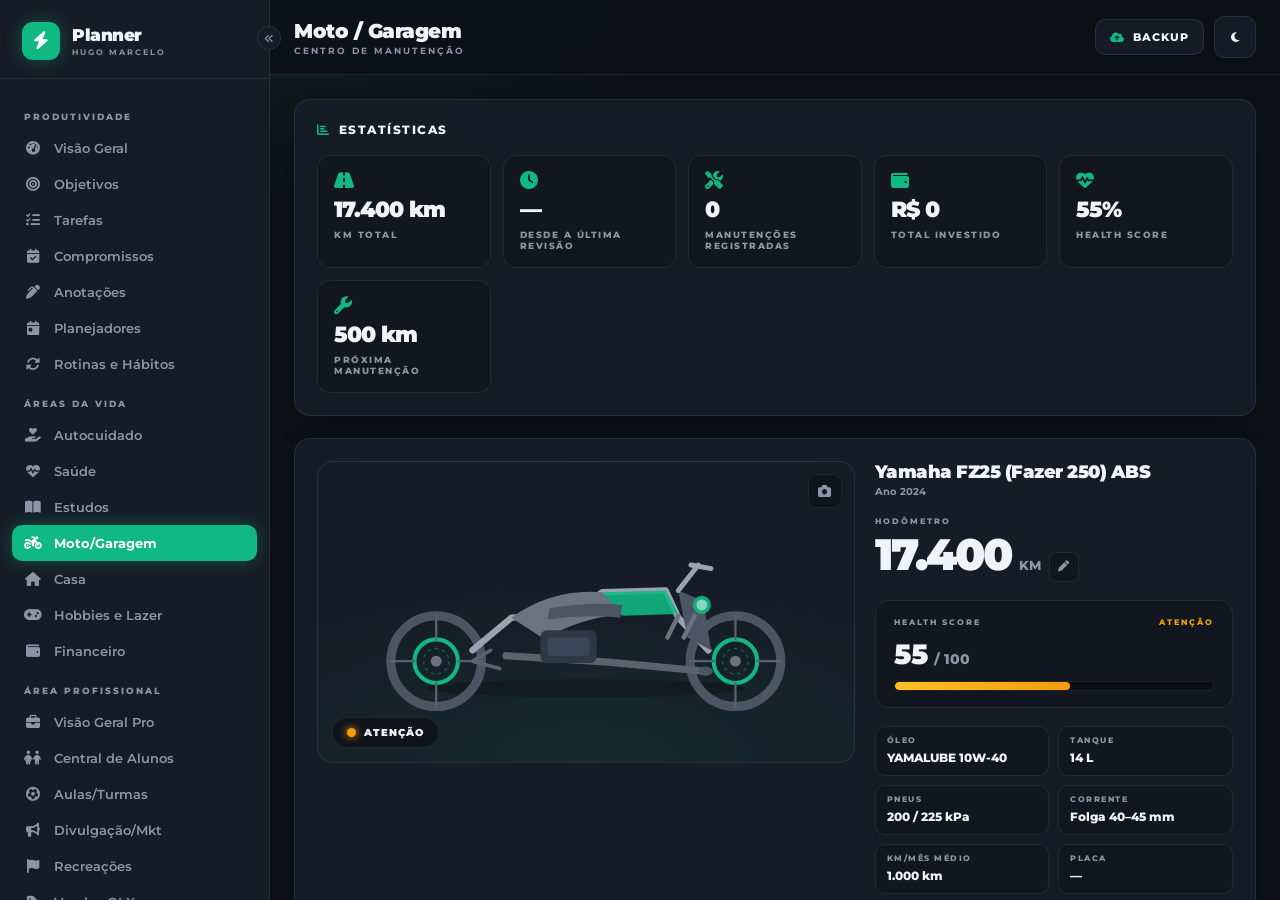
<file: garagem.html>
<!DOCTYPE html>
<html lang="pt-br" data-theme="dark">
<head>
  <meta charset="UTF-8">
  <meta name="viewport" content="width=device-width, initial-scale=1.0">
  <title>Planner Hugo Marcelo | Moto/Garagem</title>
  <link rel="stylesheet" href="https://cdnjs.cloudflare.com/ajax/libs/font-awesome/6.5.1/css/all.min.css">
  <link href="https://fonts.googleapis.com/css2?family=Montserrat:wght@400;500;600;700;800;900&display=swap" rel="stylesheet">
  <link rel="stylesheet" href="style.css">

  <style>
    /* =====================================================================
       GARAGEM · prefixo "g-" para não colidir com o style.css global
       Variáveis no :root para que modais (fora do .container) as enxerguem
       ===================================================================== */
    :root {
      --g-bom:    #10b981;
      --g-medio:  #f59e0b;
      --g-ruim:   #ef4444;
      --g-info:   #3b82f6;
    }

    /* ── 0. LAYOUT GERAL DA PÁGINA (2 colunas no desktop) ───────────── */
    .g-page-2col {
      display: grid;
      gap: 22px;
      grid-template-columns: 1fr;
      margin-bottom: 22px;
    }
    @media (min-width: 900px) {
      .g-page-2col { grid-template-columns: 1.15fr 1fr; align-items: start; }
    }
    .g-col-side { display: flex; flex-direction: column; gap: 22px; }

    /* ── 1. DASHBOARD ─────────────────────────────────────────────────── */
    .g-dash {
      display: grid;
      gap: 20px;
      grid-template-columns: 1fr;
    }
    @media (min-width: 900px) {
      /* 3:2 → foto tem mais fôlego horizontal, painel de info ocupa o resto */
      .g-dash { grid-template-columns: 3fr 2fr; align-items: start; }
    }

    /* card da foto — proporção cinematográfica fixa */
    .g-foto-card {
      position: relative;
      border-radius: 16px;
      overflow: hidden;
      background:
        radial-gradient(ellipse 80% 60% at 50% 100%,
          color-mix(in srgb, var(--g-bom) 10%, transparent),
          transparent),
        var(--panel);
      border: 1px solid var(--border);
      display: flex;
      align-items: center;
      justify-content: center;
      /* aspect-ratio garante proporção 16:9 em qualquer largura */
      aspect-ratio: 16 / 9;
      padding: 24px 32px;
    }
    .g-foto-card svg {
      width: 100%;
      height: 100%;
      max-height: 100%;
      object-fit: contain;
    }
    .g-foto-card img {
      width: 100%;
      height: 100%;
      object-fit: contain;
      display: block;
    }

    /* botões sobre a foto */
    .g-foto-btns {
      position: absolute; top: 12px; right: 12px;
      display: flex; gap: 7px;
    }
    .g-foto-btn {
      width: 34px; height: 34px; border-radius: 9px;
      background: color-mix(in srgb, var(--bg) 70%, transparent);
      border: 1px solid var(--border); color: var(--text-muted);
      display: grid; place-items: center; font-size: 13px;
      backdrop-filter: blur(4px); transition: all .15s;
    }
    .g-foto-btn:hover { color: var(--accent); border-color: var(--accent); }

    /* health score badge */
    .g-health-badge {
      position: absolute; bottom: 14px; left: 14px;
      display: inline-flex; align-items: center; gap: 8px;
      padding: 8px 14px; border-radius: 99px;
      background: color-mix(in srgb, var(--bg) 80%, transparent);
      border: 1px solid var(--border); backdrop-filter: blur(4px);
      font-size: 10px; font-weight: 900; text-transform: uppercase; letter-spacing: 1px;
    }
    .g-health-dot {
      width: 9px; height: 9px; border-radius: 99px;
      flex-shrink: 0;
    }

    /* painel direito com KM, score e specs */
    .g-info-panel { display: flex; flex-direction: column; gap: 18px; }

    /* health score bar estilo GT */
    .g-score-box { background: var(--bg-soft); border: 1px solid var(--border); border-radius: 14px; padding: 16px 18px; }
    .g-score-label { font-size: 8px; font-weight: 800; text-transform: uppercase; letter-spacing: 2px; color: var(--text-muted); margin-bottom: 10px; display: flex; justify-content: space-between; align-items: center; }
    .g-score-num { font-size: 28px; font-weight: 900; }
    .g-score-track {
      width: 100%; height: 10px; border-radius: 99px;
      background: var(--bg); border: 1px solid var(--border);
      overflow: hidden; margin-top: 10px;
      box-shadow: inset 0 1px 3px rgba(0,0,0,.4);
    }
    .g-score-fill {
      height: 100%; border-radius: 99px;
      transition: width 1.2s cubic-bezier(.2,.8,.2,1),
                  background .6s ease;
    }

    /* km gigante */
    .g-km-row {
      display: flex; align-items: baseline; gap: 8px;
    }
    .g-km-big { font-size: 44px; font-weight: 900; letter-spacing: -2px; line-height: 1; }
    .g-km-unit { font-size: 13px; font-weight: 800; color: var(--text-muted); text-transform: uppercase; }
    .g-km-edit {
      width: 30px; height: 30px; border-radius: 8px;
      border: 1px solid var(--border); background: var(--bg-soft);
      color: var(--text-muted); font-size: 11px;
      display: grid; place-items: center; transition: all .15s;
    }
    .g-km-edit:hover { color: var(--accent); border-color: var(--accent); }

    /* specs grid */
    .g-specs { display: grid; grid-template-columns: 1fr 1fr; gap: 9px; }
    .g-spec {
      background: var(--bg-soft); border: 1px solid var(--border);
      border-radius: 10px; padding: 9px 11px;
      cursor: pointer; transition: border-color .15s;
    }
    .g-spec:hover { border-color: var(--accent); }
    .g-spec small { font-size: 7.5px; font-weight: 800; text-transform: uppercase; letter-spacing: 1.5px; color: var(--text-muted); display: block; margin-bottom: 2px; }
    .g-spec b { font-size: 12px; font-weight: 800; }

    /* ── 2. BARRAS DE VIDA DAS PEÇAS (estilo Gran Turismo) ────────────── */
    .g-vida-grid { display: grid; gap: 14px; grid-template-columns: repeat(auto-fill, minmax(200px, 1fr)); }
    .g-vida-card {
      background: var(--panel); border: 1px solid var(--border);
      border-top: 3px solid var(--cor, var(--g-bom));
      border-radius: 13px; padding: 14px;
      box-shadow: var(--shadow);
      display: flex; flex-direction: column; gap: 8px;
      transition: transform .15s;
    }
    .g-vida-card:hover { transform: translateY(-3px); }
    .g-vida-top { display: flex; align-items: center; justify-content: space-between; }
    .g-vida-nome { font-size: 10px; font-weight: 900; text-transform: uppercase; letter-spacing: .5px; display: flex; align-items: center; gap: 7px; }
    .g-vida-nome i { color: var(--cor, var(--g-bom)); width: 14px; text-align: center; }
    .g-vida-edit { color: var(--text-muted); font-size: 11px; opacity: 0; transition: opacity .15s, color .15s; }
    .g-vida-card:hover .g-vida-edit { opacity: 1; }
    .g-vida-edit:hover { color: var(--accent); }
    .g-vida-metrica { display: flex; align-items: baseline; gap: 5px; }
    .g-vida-metrica b { font-size: 22px; font-weight: 900; line-height: 1; }
    .g-vida-metrica span { font-size: 8.5px; font-weight: 800; text-transform: uppercase; letter-spacing: .5px; color: var(--text-muted); }
    .g-vida-bar { height: 5px; border-radius: 99px; background: var(--bg-soft); overflow: hidden; }
    .g-vida-fill { height: 100%; border-radius: 99px; background: var(--cor, var(--g-bom)); transition: width .9s cubic-bezier(.4,0,.2,1); }
    .g-vida-footer { display: flex; justify-content: space-between; font-size: 8px; font-weight: 800; text-transform: uppercase; letter-spacing: .5px; color: var(--text-muted); }
    .g-vida-footer em { color: var(--cor, var(--g-bom)); font-style: normal; }
    .g-vida-btn {
      margin-top: 2px; padding: 8px; border-radius: 8px; width: 100%;
      text-align: center; font-size: 8.5px; font-weight: 900; text-transform: uppercase; letter-spacing: .8px;
      background: color-mix(in srgb, var(--cor, var(--g-bom)) 12%, transparent);
      border: 1px solid color-mix(in srgb, var(--cor, var(--g-bom)) 30%, transparent);
      color: var(--cor, var(--g-bom)); transition: all .15s;
    }
    .g-vida-btn:hover { background: var(--cor, var(--g-bom)); color: #fff; }

    /* ── 3. ABAS ──────────────────────────────────────────────────────── */
    .g-tabs { display: flex; gap: 4px; background: var(--bg-soft); border: 1px solid var(--border); border-radius: 12px; padding: 4px; margin-bottom: 18px; }
    .g-tab {
      flex: 1; padding: 9px 14px; border-radius: 9px; text-align: center;
      font-size: 10px; font-weight: 900; text-transform: uppercase; letter-spacing: 1px;
      color: var(--text-muted); transition: all .18s;
    }
    .g-tab.is-active { background: var(--accent); color: #fff; box-shadow: var(--glow); }

    /* ── 4. CHECKLIST DE INSPEÇÃO ─────────────────────────────────────── */
    .g-nav {
      display: flex; align-items: center; gap: 6px;
      background: var(--panel); border: 1px solid var(--border);
      border-radius: 12px; padding: 5px; margin-bottom: 16px;
    }
    .g-nav__btn {
      width: 32px; height: 32px; border-radius: 8px;
      display: grid; place-items: center; color: var(--text-muted);
      transition: all .15s;
    }
    .g-nav__btn:hover { background: var(--bg-soft); color: var(--text-strong); }
    .g-nav__btn:active { transform: scale(.9); }
    .g-nav__label { flex: 1; font-size: 10px; font-weight: 900; text-transform: uppercase; letter-spacing: 1px; text-align: center; }
    .g-nav__hoje {
      font-size: 9px; font-weight: 800; text-transform: uppercase; letter-spacing: 1px;
      padding: 7px 12px; border-radius: 8px;
      background: var(--accent-soft); color: var(--accent); transition: all .15s;
    }
    .g-nav__hoje:hover { background: var(--accent); color: #fff; }

    /* itens do checklist — ciclo: vazio → ✔ verde → ✖ vermelho → vazio */
    .g-check-item {
      display: flex; align-items: center; gap: 12px;
      padding: 11px 13px; border-radius: 11px; border: 1px solid var(--border);
      background: var(--bg-soft); margin-bottom: 8px;
      transition: border-color .15s, background .15s;
    }
    .g-check-item:hover { border-color: var(--accent); }
    .g-check-item.is-ok { border-color: var(--g-bom); background: color-mix(in srgb, var(--g-bom) 7%, var(--bg-soft)); }
    .g-check-item.is-fail { border-color: var(--g-ruim); background: color-mix(in srgb, var(--g-ruim) 7%, var(--bg-soft)); }

    .g-check-btn {
      width: 28px; height: 28px; border-radius: 8px; flex-shrink: 0;
      border: 2px solid var(--border); background: var(--bg);
      display: grid; place-items: center; font-size: 12px; color: transparent;
      cursor: pointer; transition: all .14s; flex-direction: column;
    }
    .g-check-item.is-ok   .g-check-btn { background: var(--g-bom);  border-color: var(--g-bom);  color: #fff; box-shadow: 0 3px 10px -3px rgba(16,185,129,.6); }
    .g-check-item.is-fail .g-check-btn { background: var(--g-ruim); border-color: var(--g-ruim); color: #fff; box-shadow: 0 3px 10px -3px rgba(239,68,68,.6); }

    .g-check-nome { flex: 1; font-size: 13px; font-weight: 700; }
    .g-check-item.is-fail .g-check-nome { color: var(--g-ruim); }

    .g-check-acoes { display: flex; gap: 6px; opacity: 0; transition: opacity .15s; }
    .g-check-item:hover .g-check-acoes { opacity: 1; }
    .g-check-acoes button { color: var(--text-muted); font-size: 12px; padding: 4px; transition: color .15s; }
    .g-check-acoes button:hover { color: var(--accent); }
    .g-check-acoes button.danger:hover { color: var(--g-ruim); }

    /* badge do item com problema */
    .g-alerta-badge {
      font-size: 8px; font-weight: 900; text-transform: uppercase; letter-spacing: 1px;
      padding: 3px 8px; border-radius: 99px;
      background: color-mix(in srgb, var(--g-ruim) 15%, transparent);
      color: var(--g-ruim); border: 1px solid color-mix(in srgb, var(--g-ruim) 30%, transparent);
      flex-shrink: 0;
    }

    /* resumo da semana (contadores) */
    .g-semana-resumo {
      display: flex; gap: 10px; flex-wrap: wrap; margin-bottom: 16px;
    }
    .g-resumo-chip {
      display: flex; align-items: center; gap: 7px;
      padding: 7px 13px; border-radius: 99px;
      background: var(--bg-soft); border: 1px solid var(--border);
      font-size: 10px; font-weight: 800;
    }
    .g-resumo-chip i { font-size: 11px; }

    /* ── 5. PRÓXIMAS MANUTENÇÕES ──────────────────────────────────────── */
    .g-prox-grid { display: grid; gap: 12px; grid-template-columns: repeat(auto-fill, minmax(220px, 1fr)); }
    .g-prox-card {
      background: var(--panel); border: 1px solid var(--border);
      border-left: 4px solid var(--cor, var(--g-bom));
      border-radius: 13px; padding: 14px 16px;
      display: flex; align-items: center; gap: 13px;
      transition: transform .15s;
    }
    .g-prox-card:hover { transform: translateY(-2px); }
    .g-prox-ico {
      width: 42px; height: 42px; flex-shrink: 0; border-radius: 11px;
      background: color-mix(in srgb, var(--cor, var(--g-bom)) 12%, transparent);
      color: var(--cor, var(--g-bom)); display: grid; place-items: center; font-size: 17px;
    }
    .g-prox-info { flex: 1; min-width: 0; }
    .g-prox-nome { font-size: 12px; font-weight: 800; white-space: nowrap; overflow: hidden; text-overflow: ellipsis; }
    .g-prox-sub { font-size: 10px; color: var(--text-muted); font-weight: 700; margin-top: 2px; }
    .g-prox-edit { color: var(--text-muted); font-size: 12px; opacity: 0; transition: opacity .15s; padding: 4px; }
    .g-prox-card:hover .g-prox-edit { opacity: 1; }
    .g-prox-edit:hover { color: var(--accent); }

    /* ── 6. HISTÓRICO TIMELINE ────────────────────────────────────────── */
    .g-timeline { position: relative; }
    .g-timeline::before {
      content: ''; position: absolute;
      left: 20px; top: 0; bottom: 0;
      width: 2px; background: var(--border); border-radius: 99px;
    }
    .g-tl-item {
      position: relative; padding-left: 52px; padding-bottom: 22px;
    }
    .g-tl-item:last-child { padding-bottom: 0; }
    .g-tl-ico {
      position: absolute; left: 0;
      width: 42px; height: 42px; border-radius: 11px;
      background: var(--panel); border: 2px solid var(--border);
      display: grid; place-items: center; font-size: 15px; color: var(--accent);
      z-index: 1;
    }
    .g-tl-card {
      background: var(--bg-soft); border: 1px solid var(--border); border-radius: 12px;
      padding: 13px 15px; display: flex; justify-content: space-between; align-items: flex-start; gap: 12px;
    }
    .g-tl-main b { font-size: 13px; font-weight: 800; display: block; }
    .g-tl-meta { font-size: 10px; color: var(--text-muted); font-weight: 700; margin-top: 3px; }
    .g-tl-obs { font-size: 11px; color: var(--text-muted); margin-top: 6px; font-style: italic; line-height: 1.4; }
    .g-tl-right { text-align: right; flex-shrink: 0; }
    .g-tl-valor { font-size: 15px; font-weight: 900; color: var(--accent); }
    .g-tl-del { display: block; margin-top: 6px; color: var(--text-muted); font-size: 11px; transition: color .15s; }
    .g-tl-del:hover { color: var(--g-ruim); }

    /* ── 7. HISTÓRICO DE KM ───────────────────────────────────────────── */
    .g-km-hist-item {
      display: grid; grid-template-columns: auto 1fr auto; gap: 12px; align-items: center;
      padding: 11px 14px; background: var(--bg-soft); border: 1px solid var(--border);
      border-radius: 11px; margin-bottom: 8px;
    }
    .g-km-hist-ico { width: 36px; height: 36px; border-radius: 9px; background: var(--accent-soft); color: var(--accent); display: grid; place-items: center; font-size: 14px; }
    .g-km-hist-info b { font-size: 14px; font-weight: 900; display: block; }
    .g-km-hist-info small { font-size: 10px; color: var(--text-muted); font-weight: 700; }
    .g-km-hist-del { color: var(--text-muted); font-size: 12px; transition: color .15s; }
    .g-km-hist-del:hover { color: var(--g-ruim); }

    /* ── 8. DOCUMENTAÇÃO ──────────────────────────────────────────────── */
    .g-doc-grid { display: grid; gap: 12px; grid-template-columns: repeat(auto-fill, minmax(200px, 1fr)); }
    .g-doc-card {
      background: var(--panel); border: 1px solid var(--border);
      border-radius: 13px; padding: 16px;
      display: flex; flex-direction: column; gap: 10px;
      transition: border-color .15s;
      cursor: pointer;
    }
    .g-doc-card:hover { border-color: var(--accent); }
    .g-doc-top { display: flex; align-items: center; justify-content: space-between; gap: 8px; }
    .g-doc-nome { font-size: 12px; font-weight: 900; text-transform: uppercase; letter-spacing: .5px; display: flex; align-items: center; gap: 7px; }
    .g-doc-nome i { color: var(--accent); }
    .g-doc-status { font-size: 8.5px; font-weight: 900; text-transform: uppercase; letter-spacing: .8px; padding: 3px 9px; border-radius: 99px; }
    .g-doc-status--ok   { background: color-mix(in srgb, var(--g-bom) 12%, transparent); color: var(--g-bom); }
    .g-doc-status--alerta { background: color-mix(in srgb, var(--g-medio) 12%, transparent); color: var(--g-medio); }
    .g-doc-status--vencido { background: color-mix(in srgb, var(--g-ruim) 12%, transparent); color: var(--g-ruim); }
    .g-doc-venc { font-size: 10px; color: var(--text-muted); font-weight: 700; }
    .g-doc-obs { font-size: 11px; color: var(--text-muted); font-style: italic; line-height: 1.4; }

    /* ── 9. ESTATÍSTICAS ──────────────────────────────────────────────── */
    .g-stats-grid { display: grid; gap: 12px; grid-template-columns: repeat(auto-fill, minmax(160px, 1fr)); }
    .g-stat {
      background: var(--bg-soft); border: 1px solid var(--border); border-radius: 13px;
      padding: 16px; display: flex; flex-direction: column; gap: 6px;
    }
    .g-stat i { font-size: 18px; color: var(--accent); }
    .g-stat b { font-size: 22px; font-weight: 900; letter-spacing: -1px; }
    .g-stat span { font-size: 9px; font-weight: 800; text-transform: uppercase; letter-spacing: 1.5px; color: var(--text-muted); }

    /* ── 10. CARD-HEAD padrão ─────────────────────────────────────────── */
    .g-card-head { display: flex; align-items: center; justify-content: space-between; gap: 10px; margin-bottom: 18px; }
    .g-card-head .card__title { margin-bottom: 0; }
    .g-add { font-size: 9px; padding: 8px 12px; }

    /* ── 11. REVISÕES DE GARANTIA ─────────────────────────────────────── */
    .g-rev-grid {
      display: grid; gap: 10px;
      grid-template-columns: repeat(auto-fill, minmax(168px, 1fr));
    }
    .g-rev-card {
      background: var(--bg-soft); border: 1px solid var(--border);
      border-top: 3px solid var(--cor, var(--border));
      border-radius: 12px; padding: 14px;
      display: flex; flex-direction: column; gap: 7px;
      cursor: pointer; position: relative;
      transition: transform .15s, border-color .15s;
    }
    .g-rev-card:hover { transform: translateY(-2px); border-color: var(--cor, var(--accent)); }
    .g-rev-card.is-feita { background: color-mix(in srgb, var(--g-bom) 6%, var(--bg-soft)); }
    .g-rev-card.is-pulei  { background: color-mix(in srgb, var(--g-medio) 5%, var(--bg-soft)); opacity: .85; }
    .g-rev-num {
      font-size: 9px; font-weight: 900; text-transform: uppercase;
      letter-spacing: 1.5px; color: var(--text-muted);
    }
    .g-rev-gratuita {
      display: inline-block; font-size: 7.5px; font-weight: 900;
      text-transform: uppercase; letter-spacing: .8px;
      padding: 2px 7px; border-radius: 99px; margin-top: 2px;
      background: color-mix(in srgb, var(--g-info) 14%, transparent);
      color: var(--g-info); border: 1px solid color-mix(in srgb, var(--g-info) 30%, transparent);
    }
    .g-rev-km { font-size: 20px; font-weight: 900; letter-spacing: -1px; line-height: 1; color: var(--cor, var(--text-strong)); }
    .g-rev-tempo { font-size: 10px; font-weight: 700; color: var(--text-muted); }
    .g-rev-bar { height: 4px; border-radius: 99px; background: var(--bg); overflow: hidden; }
    .g-rev-fill { height: 100%; border-radius: 99px; background: var(--cor, var(--g-bom)); transition: width .8s cubic-bezier(.4,0,.2,1); }
    .g-rev-rodape { font-size: 9px; font-weight: 800; text-transform: uppercase; letter-spacing: .6px; color: var(--text-muted); display: flex; justify-content: space-between; align-items: center; }
    .g-rev-rodape em { font-style: normal; color: var(--cor, var(--text-muted)); }
    .g-rev-check {
      position: absolute; top: 10px; right: 10px;
      width: 22px; height: 22px; border-radius: 6px;
      border: 2px solid var(--border); background: var(--bg);
      display: grid; place-items: center; font-size: 10px; color: transparent;
      transition: all .14s;
    }
    .g-rev-card.is-feita .g-rev-check { background: var(--g-bom);   border-color: var(--g-bom);   color: #fff; }
    .g-rev-card.is-pulei .g-rev-check { background: var(--g-medio); border-color: var(--g-medio); color: #fff; }
    .g-rev-proxima {
      font-size: 7.5px; font-weight: 900; text-transform: uppercase; letter-spacing: .8px;
      padding: 2px 8px; border-radius: 99px; white-space: nowrap;
      background: color-mix(in srgb, var(--accent) 14%, transparent);
      color: var(--accent); border: 1px solid color-mix(in srgb, var(--accent) 30%, transparent);
      animation: gPulsa 1.8s ease-in-out infinite;
    }
    @keyframes gPulsa { 0%,100% { opacity:1; } 50% { opacity:.45; } }

    /* ── 12. CAMPOS DOS MODAIS ────────────────────────────────────────── */
    .g-modal { position: fixed; inset: 0; z-index: 120; display: none; align-items: center; justify-content: center; padding: 16px; background: rgba(0,0,0,.72); backdrop-filter: blur(6px); }
    .g-modal.is-open { display: flex; }
    .g-modal__box { background: var(--bg); border: 1px solid var(--border); border-radius: 18px; width: 100%; max-width: 480px; box-shadow: var(--shadow); animation: pop .25s ease; max-height: 92vh; overflow-y: auto; }
    .g-modal__head { display: flex; align-items: center; justify-content: space-between; padding: 16px 18px; border-bottom: 1px solid var(--border); background: var(--panel); border-radius: 18px 18px 0 0; }
    .g-modal__head h3 { font-size: 12px; font-weight: 900; text-transform: uppercase; letter-spacing: 1px; display: flex; align-items: center; gap: 8px; }
    .g-modal__head h3 i { color: var(--accent); }
    .g-modal__close { color: var(--text-muted); font-size: 17px; }
    .g-modal__close:hover { color: var(--g-ruim); }
    .g-modal__body { padding: 18px; display: flex; flex-direction: column; gap: 13px; }
    .g-modal__foot { display: flex; gap: 10px; padding-top: 2px; }
    .g-modal__foot .btn { flex: 1; justify-content: center; }
    .g-campo { display: flex; flex-direction: column; gap: 5px; }
    .g-campo label { font-size: 8.5px; font-weight: 800; text-transform: uppercase; letter-spacing: 1.2px; color: var(--text-muted); }
    .g-input, .g-select, .g-textarea {
      width: 100%; padding: 10px 12px; border-radius: 10px;
      background: var(--bg-soft); border: 1px solid var(--border);
      color: var(--text-strong); font-family: inherit; font-size: 13px; font-weight: 600;
    }
    .g-input:focus, .g-select:focus, .g-textarea:focus { outline: none; border-color: var(--accent); }
    .g-textarea { resize: vertical; min-height: 70px; line-height: 1.5; }
    .g-dupla { display: grid; grid-template-columns: 1fr 1fr; gap: 12px; }
    .g-modal__info { font-size: 11px; color: var(--text-muted); line-height: 1.5; }

    /* ── 12. XP POP ───────────────────────────────────────────────────── */
    .g-xp-pop {
      position: fixed; top: 50%; left: 50%;
      transform: translate(-50%, -50%);
      font-size: 28px; font-weight: 900; color: var(--g-bom);
      z-index: 9998; pointer-events: none;
      text-shadow: 0 2px 14px rgba(16,185,129,.5);
      animation: gXpSobe .9s ease forwards;
    }
    @keyframes gXpSobe {
      0%   { opacity: 0; transform: translate(-50%,-30%) scale(.6); }
      20%  { opacity: 1; }
      100% { opacity: 0; transform: translate(-50%,-150%) scale(1.1); }
    }

    /* ── 13. VAZIO ────────────────────────────────────────────────────── */
    .g-vazio { font-size: 12px; color: var(--text-muted); font-style: italic; padding: 10px 4px; }
  </style>
</head>

<body class="app" data-page="garagem">

  <div id="sidebar-container"></div>
  <div id="overlay" class="overlay" onclick="fecharMenu()"></div>

  <main class="main">

    <header class="header">
      <div class="header__left">
        <button class="btn btn--icon btn--menu" onclick="abrirMenu()">
          <i class="fa-solid fa-bars"></i>
        </button>
        <div>
          <h1 class="header__title">Moto / Garagem</h1>
          <p class="header__subtitle">Centro de Manutenção</p>
        </div>
      </div>
      <div class="header__actions">
        <button class="btn" onclick="abrirSync()">
          <i class="fa-solid fa-cloud-arrow-up" style="color:var(--accent)"></i>
          <span>Backup</span>
        </button>
        <button class="btn btn--icon" id="btn-tema" onclick="Tema.alternar()">
          <i class="fa-solid fa-moon"></i>
        </button>
      </div>
    </header>

    <div class="container fade-up">

      <!-- ── LINHA 1: ESTATÍSTICAS (full width) ─────────────────── -->
      <div class="card" style="margin-bottom:22px;">
        <div class="g-card-head">
          <h2 class="card__title"><i class="fa-solid fa-chart-bar"></i> Estatísticas</h2>
        </div>
        <div class="g-stats-grid" id="g-stats-grid"></div>
      </div>

      <!-- ── LINHA 2: DASHBOARD (full width, 2 colunas internas) ── -->
      <div class="g-dash card" style="margin-bottom:22px; padding:22px;">
        <div class="g-foto-card" id="g-foto-box"></div>
        <div class="g-info-panel">
          <div>
            <div style="font-size:18px; font-weight:900; letter-spacing:-.5px; cursor:pointer;" onclick="editarCampo('modelo')" id="g-modelo-txt">—</div>
            <div style="font-size:10px; font-weight:700; color:var(--text-muted); margin-top:2px; cursor:pointer;" onclick="editarCampo('ano')" id="g-ano-txt">—</div>
          </div>
          <div>
            <div style="font-size:8px; font-weight:800; text-transform:uppercase; letter-spacing:2px; color:var(--text-muted); margin-bottom:6px;">Hodômetro</div>
            <div class="g-km-row">
              <b class="g-km-big" id="g-km-txt">0</b>
              <span class="g-km-unit">km</span>
              <button class="g-km-edit" onclick="editarKm()"><i class="fa-solid fa-pen"></i></button>
            </div>
          </div>
          <div class="g-score-box">
            <div class="g-score-label">
              <span>Health Score</span>
              <span id="g-score-rotulo" style="color:var(--g-bom);">Excelente</span>
            </div>
            <div style="display:flex; align-items:baseline; gap:6px;">
              <span class="g-score-num" id="g-score-num">100</span>
              <span style="font-size:14px; font-weight:800; color:var(--text-muted);">/ 100</span>
            </div>
            <div class="g-score-track"><div class="g-score-fill" id="g-score-fill" style="width:100%;"></div></div>
          </div>
          <div class="g-specs" id="g-specs-box"></div>
        </div>
      </div>

      <!-- ── LINHA 3: STATUS DAS PEÇAS (full width) ─────────────── -->
      <div class="card" style="margin-bottom:22px;">
        <div class="g-card-head">
          <h2 class="card__title"><i class="fa-solid fa-gauge-high"></i> Status das Peças</h2>
          <button class="btn btn--primary g-add" onclick="abrirModalPeca()">
            <i class="fa-solid fa-plus"></i> Peça
          </button>
        </div>
        <div class="g-vida-grid" id="g-pecas-grid"></div>
      </div>

      <!-- ── LINHA 4: 2 COLUNAS — Inspeção | Próximas + Docs + KM ─ -->
      <div class="g-page-2col">

        <!-- coluna principal: Inspeção -->
        <div class="card">
          <div class="g-card-head">
            <h2 class="card__title"><i class="fa-solid fa-clipboard-check"></i> Inspeção</h2>
            <button class="btn btn--primary g-add" id="g-check-add-btn" onclick="abrirModalItem()">
              <i class="fa-solid fa-plus"></i> Item
            </button>
          </div>
          <div class="g-tabs">
            <button class="g-tab is-active" onclick="mudarAba('semanal', this)">
              <i class="fa-solid fa-calendar-week"></i> Semanal
            </button>
            <button class="g-tab" onclick="mudarAba('mensal', this)">
              <i class="fa-solid fa-calendar-days"></i> Mensal
            </button>
          </div>
          <div class="g-nav">
            <button class="g-nav__btn" onclick="mudarPeriodo(-1)"><i class="fa-solid fa-chevron-left"></i></button>
            <span class="g-nav__label" id="g-nav-label">—</span>
            <button class="g-nav__hoje" onclick="irParaHoje()">Hoje</button>
            <button class="g-nav__btn" onclick="mudarPeriodo(1)"><i class="fa-solid fa-chevron-right"></i></button>
          </div>
          <div class="g-semana-resumo" id="g-resumo-chips"></div>
          <div id="g-check-lista"></div>
          <div style="display:flex; justify-content:flex-end; margin-top:8px;">
            <button class="btn" onclick="resetarPeriodo()" style="font-size:9px; color:var(--g-medio); border-color:var(--g-medio);">
              <i class="fa-solid fa-rotate-left"></i> Resetar período
            </button>
          </div>
        </div>

        <!-- coluna lateral: Próximas + Documentação + KM -->
        <div class="g-col-side">

          <!-- Próximas Manutenções -->
          <div class="card">
            <div class="g-card-head">
              <h2 class="card__title"><i class="fa-solid fa-wrench"></i> Próximas Manutenções</h2>
              <button class="btn btn--primary g-add" onclick="abrirModalProx()">
                <i class="fa-solid fa-plus"></i> Adicionar
              </button>
            </div>
            <div class="g-prox-grid" id="g-prox-grid"></div>
          </div>

          <!-- Documentação -->
          <div class="card">
            <div class="g-card-head">
              <h2 class="card__title"><i class="fa-solid fa-file-shield"></i> Documentação</h2>
            </div>
            <div class="g-doc-grid" id="g-docs-grid"></div>
          </div>

          <!-- Histórico de KM -->
          <div class="card">
            <div class="g-card-head">
              <h2 class="card__title"><i class="fa-solid fa-road"></i> Histórico de KM</h2>
              <button class="btn btn--primary g-add" onclick="abrirModalKmHist()">
                <i class="fa-solid fa-plus"></i> Registro
              </button>
            </div>
            <div id="g-km-hist"></div>
          </div>

        </div><!-- /g-col-side -->
      </div><!-- /g-page-2col -->

      <!-- ── LINHA 5: REVISÕES DE GARANTIA (full width) ─────────── -->
      <div class="card" style="margin-bottom:22px;">
        <div class="g-card-head">
          <h2 class="card__title"><i class="fa-solid fa-shield-check"></i> Revisões de Garantia</h2>
        </div>
        <p style="font-size:11px; color:var(--text-muted); margin-bottom:16px; line-height:1.6;">
          Conforme o manual da sua FZ25 (cap. 12). As <b>1ª e 2ª revisões são pagas pela Yamaha</b>
          na concessionária. A partir da 3ª, o custo é do proprietário.
          Tolerância: ±500 km ou ±15 dias em relação a cada marco.
        </p>
        <div class="g-rev-grid" id="g-rev-grid"></div>
      </div>

      <!-- ── LINHA 6: HISTÓRICO DE MANUTENÇÕES (full width, ÚLTIMO) -->
      <div class="card" style="margin-bottom:22px;">
        <div class="g-card-head">
          <h2 class="card__title"><i class="fa-solid fa-screwdriver-wrench"></i> Histórico de Manutenções</h2>
          <button class="btn btn--primary g-add" onclick="abrirModalHistorico()">
            <i class="fa-solid fa-plus"></i> Registrar
          </button>
        </div>
        <div style="display:flex; justify-content:space-between; align-items:center; margin-bottom:16px; padding:12px 14px; background:var(--bg-soft); border:1px solid var(--border); border-radius:12px;">
          <span style="font-size:9px; font-weight:800; text-transform:uppercase; letter-spacing:1px; color:var(--text-muted);">Total investido</span>
          <b id="g-total-invest" style="font-size:18px; font-weight:900; color:var(--accent);">R$ 0</b>
        </div>
        <div class="g-timeline" id="g-timeline"></div>
      </div>

      <div id="footer-container"></div>
    </div><!-- /container -->
  </main>

  <!-- ══════════════════════════════════════════════════════
       MODAL DE BACKUP (igual em todas as páginas)
       ══════════════════════════════════════════════════════ -->
  <div id="modal-sync" class="modal">
    <div class="modal__box">
      <div class="modal__head">
        <h3><i class="fa-solid fa-cloud-arrow-up" style="color:var(--accent)"></i> Backup &amp; Transferência</h3>
        <button class="modal__close" onclick="fecharSync()"><i class="fa-solid fa-xmark"></i></button>
      </div>
      <div class="modal__body">
        <p>Sem nuvem por enquanto: use isto pra levar seus dados entre celular e computador.</p>
        <button class="btn" onclick="exportarBackup()" style="width:100%;justify-content:center;">
          <i class="fa-solid fa-download"></i> Exportar
        </button>
        <input type="file" id="input-import" accept=".json" onchange="importarBackup(event)" style="display:none;">
        <button class="btn btn--primary" onclick="document.getElementById('input-import').click()" style="width:100%;justify-content:center;">
          <i class="fa-solid fa-upload"></i> Importar
        </button>
      </div>
    </div>
  </div>

  <!-- ══════════════════════════════════════════════════════
       MINI-MODAL GENÉRICO (prompt / confirm)
       ══════════════════════════════════════════════════════ -->
  <div id="g-mini" class="g-modal">
    <div class="g-modal__box">
      <div class="g-modal__head">
        <h3 id="g-mini-titulo"><i class="fa-solid fa-pen"></i> Editar</h3>
        <button class="g-modal__close" onclick="fecharMini()"><i class="fa-solid fa-xmark"></i></button>
      </div>
      <div class="g-modal__body">
        <p id="g-mini-msg" class="g-modal__info" style="display:none;"></p>
        <input type="text" id="g-mini-input" class="g-input" style="display:none;">
        <div class="g-modal__foot">
          <button class="btn" onclick="fecharMini()">Cancelar</button>
          <button class="btn btn--primary" id="g-mini-ok">Confirmar</button>
        </div>
      </div>
    </div>
  </div>

  <!-- MODAL: PEÇA -->
  <div id="g-modal-peca" class="g-modal">
    <div class="g-modal__box">
      <div class="g-modal__head">
        <h3 id="g-peca-titulo"><i class="fa-solid fa-gear"></i> Nova Peça</h3>
        <button class="g-modal__close" onclick="fecharModalPeca()"><i class="fa-solid fa-xmark"></i></button>
      </div>
      <div class="g-modal__body">
        <div class="g-campo"><label>Nome da peça / serviço</label>
          <input type="text" id="pc-nome" class="g-input" placeholder="Ex.: Óleo do motor"></div>
        <div class="g-campo"><label>Ícone (classe Font Awesome)</label>
          <input type="text" id="pc-icone" class="g-input" placeholder="fa-oil-can"></div>
        <div class="g-dupla">
          <div class="g-campo"><label>Intervalo em km</label>
            <input type="number" id="pc-km" class="g-input" placeholder="Ex.: 1000"></div>
          <div class="g-campo"><label>Ou a cada (meses)</label>
            <input type="number" id="pc-meses" class="g-input" placeholder="Ex.: 6"></div>
        </div>
        <div class="g-dupla">
          <div class="g-campo"><label>Km da última troca</label>
            <input type="number" id="pc-kmult" class="g-input"></div>
          <div class="g-campo"><label>Data da última troca</label>
            <input type="date" id="pc-datault" class="g-input"></div>
        </div>
        <p class="g-modal__info">Preencha km, meses ou os dois. Quando ambos, o pior dos dois define o status.</p>
        <div class="g-modal__foot">
          <button class="btn" id="pc-del-btn" onclick="excluirPecaAtual()" style="display:none; color:var(--g-ruim); border-color:var(--g-ruim);"><i class="fa-solid fa-trash"></i></button>
          <button class="btn btn--primary" onclick="salvarPeca()">Salvar</button>
        </div>
      </div>
    </div>
  </div>

  <!-- MODAL: ITEM DE INSPEÇÃO -->
  <div id="g-modal-item" class="g-modal">
    <div class="g-modal__box">
      <div class="g-modal__head">
        <h3><i class="fa-solid fa-clipboard-list"></i> Item de Inspeção</h3>
        <button class="g-modal__close" onclick="fecharModalItem()"><i class="fa-solid fa-xmark"></i></button>
      </div>
      <div class="g-modal__body">
        <div class="g-campo"><label>Descrição do item</label>
          <input type="text" id="it-nome" class="g-input" placeholder="Ex.: Verificar nível do óleo"></div>
        <div class="g-modal__foot">
          <button class="btn" onclick="fecharModalItem()">Cancelar</button>
          <button class="btn btn--primary" onclick="salvarItem()">Salvar</button>
        </div>
      </div>
    </div>
  </div>

  <!-- MODAL: PRÓXIMA MANUTENÇÃO -->
  <div id="g-modal-prox" class="g-modal">
    <div class="g-modal__box">
      <div class="g-modal__head">
        <h3 id="g-prox-titulo"><i class="fa-solid fa-wrench"></i> Próxima Manutenção</h3>
        <button class="g-modal__close" onclick="fecharModalProx()"><i class="fa-solid fa-xmark"></i></button>
      </div>
      <div class="g-modal__body">
        <div class="g-campo"><label>Serviço</label>
          <input type="text" id="px-nome" class="g-input" placeholder="Ex.: Trocar óleo"></div>
        <div class="g-campo"><label>Ícone (Font Awesome)</label>
          <input type="text" id="px-icone" class="g-input" placeholder="fa-oil-can"></div>
        <div class="g-dupla">
          <div class="g-campo"><label>Km previsto</label>
            <input type="number" id="px-km" class="g-input" placeholder="Ex.: 18000"></div>
          <div class="g-campo"><label>Ou data prevista</label>
            <input type="date" id="px-data" class="g-input"></div>
        </div>
        <div class="g-modal__foot">
          <button class="btn" id="px-del-btn" onclick="excluirProxAtual()" style="display:none; color:var(--g-ruim); border-color:var(--g-ruim);"><i class="fa-solid fa-trash"></i></button>
          <button class="btn btn--primary" onclick="salvarProx()">Salvar</button>
        </div>
      </div>
    </div>
  </div>

  <!-- MODAL: HISTÓRICO DE MANUTENÇÃO -->
  <div id="g-modal-hist" class="g-modal">
    <div class="g-modal__box">
      <div class="g-modal__head">
        <h3><i class="fa-solid fa-screwdriver-wrench"></i> Registrar Serviço</h3>
        <button class="g-modal__close" onclick="fecharModalHistorico()"><i class="fa-solid fa-xmark"></i></button>
      </div>
      <div class="g-modal__body">
        <div class="g-dupla">
          <div class="g-campo"><label>Data</label>
            <input type="date" id="hs-data" class="g-input"></div>
          <div class="g-campo"><label>Km no momento</label>
            <input type="number" id="hs-km" class="g-input"></div>
        </div>
        <div class="g-campo"><label>Serviço / peça trocada</label>
          <input type="text" id="hs-servico" class="g-input" placeholder="Ex.: Troca de óleo e filtro"></div>
        <div class="g-campo"><label>Categoria</label>
          <select id="hs-cat" class="g-select">
            <option value="oleo">Óleo</option>
            <option value="pneu">Pneu</option>
            <option value="freio">Freio</option>
            <option value="relacao">Relação</option>
            <option value="motor">Motor</option>
            <option value="suspensao">Suspensão</option>
            <option value="eletrica">Elétrica</option>
            <option value="docs">Documentação</option>
            <option value="outro">Outro</option>
          </select></div>
        <div class="g-dupla">
          <div class="g-campo"><label>Valor pago (R$)</label>
            <input type="number" id="hs-valor" class="g-input" placeholder="0"></div>
          <div class="g-campo"><label>Oficina / local</label>
            <input type="text" id="hs-local" class="g-input" placeholder="Ex.: Yamaha BH"></div>
        </div>
        <div class="g-campo"><label>Observações</label>
          <textarea id="hs-obs" class="g-textarea" placeholder="Detalhes, recomendações..."></textarea></div>
        <div class="g-modal__foot">
          <button class="btn" onclick="fecharModalHistorico()">Cancelar</button>
          <button class="btn btn--primary" onclick="salvarHistorico()">Salvar</button>
        </div>
      </div>
    </div>
  </div>

  <!-- MODAL: KM HISTÓRICO -->
  <div id="g-modal-kmhist" class="g-modal">
    <div class="g-modal__box">
      <div class="g-modal__head">
        <h3><i class="fa-solid fa-road"></i> Registrar Quilometragem</h3>
        <button class="g-modal__close" onclick="fecharModalKmHist()"><i class="fa-solid fa-xmark"></i></button>
      </div>
      <div class="g-modal__body">
        <div class="g-dupla">
          <div class="g-campo"><label>Data</label>
            <input type="date" id="kh-data" class="g-input"></div>
          <div class="g-campo"><label>Quilometragem</label>
            <input type="number" id="kh-km" class="g-input"></div>
        </div>
        <div class="g-campo"><label>Observações (opcional)</label>
          <input type="text" id="kh-obs" class="g-input" placeholder="Ex.: Viagem para o interior"></div>
        <div class="g-modal__foot">
          <button class="btn" onclick="fecharModalKmHist()">Cancelar</button>
          <button class="btn btn--primary" onclick="salvarKmHist()">Salvar</button>
        </div>
      </div>
    </div>
  </div>

  <!-- MODAL: DOCUMENTO -->
  <div id="g-modal-doc" class="g-modal">
    <div class="g-modal__box">
      <div class="g-modal__head">
        <h3 id="g-doc-titulo"><i class="fa-solid fa-file-shield"></i> Documento</h3>
        <button class="g-modal__close" onclick="fecharModalDoc()"><i class="fa-solid fa-xmark"></i></button>
      </div>
      <div class="g-modal__body">
        <div class="g-campo"><label>Vencimento</label>
          <input type="date" id="dc-venc" class="g-input"></div>
        <div class="g-campo"><label>Observações</label>
          <input type="text" id="dc-obs" class="g-input" placeholder="Número de documento, valor, etc."></div>
        <div class="g-modal__foot">
          <button class="btn" onclick="fecharModalDoc()">Cancelar</button>
          <button class="btn btn--primary" onclick="salvarDoc()">Salvar</button>
        </div>
      </div>
    </div>
  </div>

  <!-- MODAL: REVISÃO DE GARANTIA -->
  <div id="g-modal-rev" class="g-modal">
    <div class="g-modal__box">
      <div class="g-modal__head">
        <h3><i class="fa-solid fa-shield-check"></i> <span id="rv-titulo">Revisão</span></h3>
        <button class="g-modal__close" onclick="fecharModalRev()"><i class="fa-solid fa-xmark"></i></button>
      </div>
      <div class="g-modal__body">
        <p class="g-modal__info">Registre onde e quando foi feita. Isso fica salvo no seu histórico de revisões.</p>
        <div class="g-dupla">
          <div class="g-campo"><label>Data da revisão</label>
            <input type="date" id="rv-data" class="g-input"></div>
          <div class="g-campo"><label>Concessionária / local</label>
            <input type="text" id="rv-local" class="g-input" placeholder="Ex.: Yamaha BH Norte"></div>
        </div>
        <div class="g-modal__foot">
          <button class="btn" onclick="fecharModalRev()">Cancelar</button>
          <button class="btn" onclick="pularRevisao()" style="color:var(--g-medio);border-color:var(--g-medio);">
            <i class="fa-solid fa-forward"></i> Pulei
          </button>
          <button class="btn btn--primary" onclick="salvarRevisao()">
            <i class="fa-solid fa-check"></i> Feita
          </button>
        </div>
      </div>
    </div>
  </div>

  <script src="app.js"></script>
  <script>
  /* =====================================================================
     GARAGEM · script.js (embutido)
     Toda a lógica da página vive aqui. Dados em Store("garagem").
     ===================================================================== */

  /* ── HELPERS DE DATA (nunca toISOString: fuso UTC-3 causaria bug) ───── */
  function dataChave(d) {
    return `${d.getFullYear()}-${String(d.getMonth()+1).padStart(2,'0')}-${String(d.getDate()).padStart(2,'0')}`;
  }
  function mesChave(d)    { return `${d.getFullYear()}-${d.getMonth()}`; }
  function inicioSemana(d) {
    const c = new Date(d); c.setHours(0,0,0,0);
    c.setDate(c.getDate() - c.getDay()); // domingo
    return c;
  }
  function hoje() { return dataChave(new Date()); }
  const MESES_PT = ['Jan','Fev','Mar','Abr','Mai','Jun','Jul','Ago','Set','Out','Nov','Dez'];

  /* ── DADOS PADRÃO ─────────────────────────────────────────────────── */
  const KM_INICIAL = 17400;
  function kmUlt(intervalo) { return Math.floor(KM_INICIAL / intervalo) * intervalo; }

  const PADRAO = {
    moto: {
      modelo: 'Yamaha FZ25 (Fazer 250) ABS',
      ano: '2024',
      kmAtual: KM_INICIAL,
      kmMes: 1000,
      foto: null,
      ultimaRevisao: '',
      specs: [
        { k:'Óleo',           v:'YAMALUBE 10W-40' },
        { k:'Tanque',         v:'14 L' },
        { k:'Pneus',          v:'200 / 225 kPa' },
        { k:'Corrente',       v:'Folga 40–45 mm' },
        { k:'Km/mês médio',   v:'1.000 km' },
        { k:'Placa',          v:'—' },
      ],
    },
    pecas: [
      { id:'p_oleo',    nome:'Óleo do motor',       icone:'fa-oil-can',       km:1000,  meses:6,    kmUlt:kmUlt(1000),  dtUlt:hoje() },
      { id:'p_filtroo', nome:'Filtro de óleo',      icone:'fa-filter',        km:1000,  meses:null, kmUlt:kmUlt(1000),  dtUlt:hoje() },
      { id:'p_vela',    nome:'Vela de ignição',     icone:'fa-bolt',          km:10000, meses:null, kmUlt:kmUlt(10000), dtUlt:hoje() },
      { id:'p_filtroar',nome:'Filtro de ar',        icone:'fa-wind',          km:40000, meses:null, kmUlt:0,            dtUlt:hoje() },
      { id:'p_valvulas',nome:'Folga das válvulas',  icone:'fa-gauge',         km:10000, meses:null, kmUlt:kmUlt(10000), dtUlt:hoje() },
      { id:'p_filtroc', nome:'Filtro de combustível',icone:'fa-gas-pump',     km:15000, meses:null, kmUlt:kmUlt(15000), dtUlt:hoje() },
      { id:'p_pastd',   nome:'Pastilhas dianteiras',icone:'fa-record-vinyl',  km:15000, meses:null, kmUlt:kmUlt(15000), dtUlt:hoje() },
      { id:'p_pastt',   nome:'Pastilhas traseiras', icone:'fa-record-vinyl',  km:20000, meses:null, kmUlt:0,            dtUlt:hoje() },
      { id:'p_pneus',   nome:'Pneus',               icone:'fa-circle-notch',  km:25000, meses:null, kmUlt:0,            dtUlt:hoje() },
      { id:'p_rolam',   nome:'Rolamentos / direção',icone:'fa-compass-drafting',km:10000,meses:null,kmUlt:kmUlt(10000), dtUlt:hoje() },
      { id:'p_fluido',  nome:'Fluido de freio',     icone:'fa-droplet',       km:null,  meses:24,   kmUlt:KM_INICIAL,   dtUlt:hoje() },
      { id:'p_mang',    nome:'Mangueira do freio',  icone:'fa-grip-lines',    km:null,  meses:48,   kmUlt:KM_INICIAL,   dtUlt:hoje() },
    ],
    /* checklist — history["AAAA-MM-DD"] = estado: "ok" | "fail" | undefined */
    checkSemanal: [
      { id:'cs1', nome:'Pressão dos pneus',    history:{} },
      { id:'cs2', nome:'Corrente (folga + lubrificação)', history:{} },
      { id:'cs3', nome:'Freios (nível + funcionamento)', history:{} },
      { id:'cs4', nome:'Farol e lanterna',     history:{} },
      { id:'cs5', nome:'Piscas e buzina',      history:{} },
      { id:'cs6', nome:'Retrovisores',         history:{} },
      { id:'cs7', nome:'Painel / instrumentos',history:{} },
      { id:'cs8', nome:'Capacete',             history:{} },
      { id:'cs9', nome:'Documentação em dia',  history:{} },
      { id:'cs10',nome:'Limpeza geral',        history:{} },
    ],
    checkMensal: [
      { id:'cm1', nome:'Nível do óleo',        history:{} },
      { id:'cm2', nome:'Filtro de ar',         history:{} },
      { id:'cm3', nome:'Pastilhas de freio',   history:{} },
      { id:'cm4', nome:'Desgaste dos pneus',   history:{} },
      { id:'cm5', nome:'Bateria',              history:{} },
      { id:'cm6', nome:'Cabos e manoplas',     history:{} },
      { id:'cm7', nome:'Fluido de freio',      history:{} },
      { id:'cm8', nome:'Relação (coroa/pinhão/corrente)', history:{} },
      { id:'cm9', nome:'Suspensão',            history:{} },
      { id:'cm10',nome:'Parafusos e fixações', history:{} },
    ],
    proxManutencoes: [
      { id:'px1', nome:'Trocar óleo + filtro', icone:'fa-oil-can',      kmPrev: KM_INICIAL + 1000, dataPrev:'' },
      { id:'px2', nome:'Lubrificar corrente',  icone:'fa-link',         kmPrev: KM_INICIAL + 500,  dataPrev:'' },
      { id:'px3', nome:'Verificar vela',       icone:'fa-bolt',         kmPrev: KM_INICIAL + 2600, dataPrev:'' },
    ],
    historico: [],
    kmHistorico: [],
    docs: [
      { id:'doc1', nome:'Licenciamento',  icone:'fa-id-card',     venc:'', obs:'' },
      { id:'doc2', nome:'IPVA',           icone:'fa-money-bill',  venc:'', obs:'' },
      { id:'doc3', nome:'Seguro',         icone:'fa-shield-heart',venc:'', obs:'' },
      { id:'doc4', nome:'CRLV',           icone:'fa-file-lines',  venc:'', obs:'' },
    ],
    /* revisões de garantia — manual FZ25 cap.12
       feita:true = você marcou como realizada; data e concessionária são opcionais */
    revisoes: [
      { id:'rv0',  num:'Entrega',  km:0,      meses:0,   gratuita:false, feita:false, data:'', local:'' },
      { id:'rv1',  num:'1ª',       km:1000,   meses:6,   gratuita:true,  feita:false, data:'', local:'' },
      { id:'rv2',  num:'2ª',       km:5000,   meses:12,  gratuita:true,  feita:false, data:'', local:'' },
      { id:'rv3',  num:'3ª',       km:10000,  meses:18,  gratuita:false, feita:false, data:'', local:'' },
      { id:'rv4',  num:'4ª',       km:15000,  meses:24,  gratuita:false, feita:false, data:'', local:'' },
      { id:'rv5',  num:'5ª',       km:20000,  meses:30,  gratuita:false, feita:false, data:'', local:'' },
      { id:'rv6',  num:'6ª',       km:25000,  meses:36,  gratuita:false, feita:false, data:'', local:'' },
      { id:'rv7',  num:'7ª',       km:30000,  meses:42,  gratuita:false, feita:false, data:'', local:'' },
      { id:'rv8',  num:'8ª',       km:35000,  meses:48,  gratuita:false, feita:false, data:'', local:'' },
      { id:'rv9',  num:'9ª',       km:40000,  meses:54,  gratuita:false, feita:false, data:'', local:'' },
      { id:'rv10', num:'10ª',      km:45000,  meses:60,  gratuita:false, feita:false, data:'', local:'' },
      { id:'rv11', num:'11ª',      km:50000,  meses:66,  gratuita:false, feita:false, data:'', local:'' },
      { id:'rv12', num:'12ª',      km:55000,  meses:72,  gratuita:false, feita:false, data:'', local:'' },
    ],
    xp: 0,
  };

  /* ── CARREGAR + MESCLAR ───────────────────────────────────────────── */
  let db = Store.ler('garagem', PADRAO);
  // garante novas chaves em dados antigos
  ['pecas','checkSemanal','checkMensal','proxManutencoes','historico','kmHistorico','docs','revisoes']
    .forEach(k => { if (!Array.isArray(db[k])) db[k] = PADRAO[k]; });
  if (!db.moto)       db.moto = PADRAO.moto;
  if (!db.moto.specs) db.moto.specs = PADRAO.moto.specs;
  if (typeof db.xp !== 'number') db.xp = 0;

  function salvar() { Store.salvar('garagem', db); }

  /* ── ESTADO DE NAVEGAÇÃO ──────────────────────────────────────────── */
  let abaAtual = 'semanal';
  let semanaRef = inicioSemana(new Date()); // início da semana atual
  let mesRef    = new Date();               // mês/ano atual

  /* ── ÍCONES POR CATEGORIA DO HISTÓRICO ───────────────────────────── */
  const CAT_ICONES = {
    oleo:'fa-oil-can', pneu:'fa-circle-notch', freio:'fa-record-vinyl',
    relacao:'fa-link', motor:'fa-engine', suspensao:'fa-car-burst',
    eletrica:'fa-plug', docs:'fa-file-shield', outro:'fa-wrench',
  };

  /* ═══════════════════════════════════════════════════════════════════
     A  I  N  T  E  L  I  G  Ê  N  C  I  A:  status de cada peça
     Cruza km E tempo; mantém o pior dos dois.
     ═══════════════════════════════════════════════════════════════════ */
  function estadoPeca(p) {
    let pctKm = null, pctTempo = null;
    if (p.km) {
      const rodado = db.moto.kmAtual - (p.kmUlt || 0);
      pctKm = (rodado / p.km) * 100;
    }
    if (p.meses && p.dtUlt) {
      const ini = new Date(p.dtUlt + 'T00:00:00');
      const meses = (Date.now() - ini) / (1000*60*60*24*30.44);
      pctTempo = (meses / p.meses) * 100;
    }
    let pct = Math.max(pctKm ?? 0, pctTempo ?? 0);
    if (pct < 0) pct = 0;
    const visual = Math.min(pct, 100);
    let cor = 'var(--g-bom)', rotulo = 'Bom';
    if (pct >= 90)      { cor = 'var(--g-ruim)';  rotulo = 'Trocar já'; }
    else if (pct >= 70) { cor = 'var(--g-medio)'; rotulo = 'Atenção'; }

    let metrica = '—', unidade = '', prev = '—';
    const usouKm = (pctKm ?? -1) >= (pctTempo ?? -1);
    if (usouKm && p.km) {
      const rest = Math.max(0, p.km - (db.moto.kmAtual - (p.kmUlt || 0)));
      metrica = rest.toLocaleString('pt-BR'); unidade = 'km restantes';
      if (db.moto.kmMes > 0) {
        const dias = rest / (db.moto.kmMes / 30);
        const dp = new Date(); dp.setDate(dp.getDate() + Math.round(dias));
        prev = dias <= 0 ? 'AGORA!' : dp.toLocaleDateString('pt-BR',{day:'2-digit',month:'short'});
      }
    } else if (p.meses && p.dtUlt) {
      const ini = new Date(p.dtUlt + 'T00:00:00');
      const venc = new Date(ini); venc.setMonth(venc.getMonth() + p.meses);
      const dr = Math.max(0, Math.round((venc - Date.now())/(1000*60*60*24)));
      metrica = dr.toLocaleString('pt-BR'); unidade = 'dias restantes';
      prev = venc.toLocaleDateString('pt-BR',{day:'2-digit',month:'short',year:'2-digit'});
    }
    return { pct: visual, cor, rotulo, metrica, unidade, prev };
  }

  /* Health Score = 100 menos a média ponderada de desgaste das peças */
  function calcHealthScore() {
    if (!db.pecas.length) return 100;
    const soma = db.pecas.reduce((s,p) => s + estadoPeca(p).pct, 0);
    const score = Math.max(0, Math.round(100 - soma / db.pecas.length));
    return score;
  }

  /* ═══════════════════════════════════════════════════════════════════
     R  E  N  D  E  R  I  Z  A  Ç  Ã  O
     ═══════════════════════════════════════════════════════════════════ */
  function renderTudo() {
    renderDash();
    renderPecas();
    renderChecklist();
    renderProximas();
    renderHistorico();
    renderKmHist();
    renderDocs();
    renderStats();
    renderRevisoes();
  }

  /* ─── SVG placeholder ─── */
  function svgMoto() {
    return `<svg viewBox="0 0 520 240" xmlns="http://www.w3.org/2000/svg" fill="none"
              style="width:100%;height:100%;display:block;">
      <!-- sombra no chão -->
      <ellipse cx="260" cy="204" rx="175" ry="10" fill="rgba(0,0,0,.25)"/>
      <!-- rodas -->
      <circle cx="95"  cy="174" r="50" stroke="#4b5563" stroke-width="10"/>
      <circle cx="425" cy="174" r="50" stroke="#4b5563" stroke-width="10"/>
      <!-- aros -->
      <circle cx="95"  cy="174" r="24" stroke="var(--accent)" stroke-width="4.5"/>
      <circle cx="425" cy="174" r="24" stroke="var(--accent)" stroke-width="4.5"/>
      <!-- cubos -->
      <circle cx="95"  cy="174" r="6" fill="#6b7280"/>
      <circle cx="425" cy="174" r="6" fill="#6b7280"/>
      <!-- raios das rodas (apenas decorativos) -->
      <line x1="95" y1="150" x2="95" y2="124" stroke="#5a6270" stroke-width="2.5" stroke-linecap="round"/>
      <line x1="95" y1="198" x2="95" y2="224" stroke="#5a6270" stroke-width="2.5" stroke-linecap="round"/>
      <line x1="71" y1="174" x2="45" y2="174" stroke="#5a6270" stroke-width="2.5" stroke-linecap="round"/>
      <line x1="119" y1="174" x2="145" y2="174" stroke="#5a6270" stroke-width="2.5" stroke-linecap="round"/>
      <line x1="425" y1="150" x2="425" y2="124" stroke="#5a6270" stroke-width="2.5" stroke-linecap="round"/>
      <line x1="425" y1="198" x2="425" y2="224" stroke="#5a6270" stroke-width="2.5" stroke-linecap="round"/>
      <line x1="401" y1="174" x2="375" y2="174" stroke="#5a6270" stroke-width="2.5" stroke-linecap="round"/>
      <line x1="449" y1="174" x2="475" y2="174" stroke="#5a6270" stroke-width="2.5" stroke-linecap="round"/>
      <!-- escapamento -->
      <path d="M172 168 L285 175 L390 185" stroke="#5a6270" stroke-width="8" stroke-linecap="round"/>
      <ellipse cx="392" cy="185" rx="8" ry="5" fill="#4b5563"/>
      <!-- quadro principal -->
      <path d="M135 162 L178 126 L245 122 L278 98 L348 96 L362 126 L395 162"
            stroke="#9aa3b2" stroke-width="7" stroke-linejoin="round" stroke-linecap="round"/>
      <!-- tanque (verde accent) -->
      <path d="M278 98 L348 96 L362 122 L300 124 Z" fill="var(--accent)" opacity=".88"/>
      <!-- carroceria / mini-carenagem dianteira -->
      <path d="M178 126 Q222 94 278 98 L300 122 Q248 128 215 150 Z" fill="#6b7280"/>
      <!-- banco -->
      <path d="M220 116 Q260 108 300 112 L298 126 Q258 122 218 128 Z" fill="#4b5563" rx="4"/>
      <!-- carenagem lateral traseira -->
      <path d="M362 96 L390 108 L398 162 L372 148 Z" fill="#4b5563"/>
      <!-- farol -->
      <circle cx="388" cy="112" r="10" fill="var(--accent)" opacity=".9"/>
      <circle cx="388" cy="112" r="6" fill="#fff" opacity=".5"/>
      <!-- guidão -->
      <path d="M362 96 L384 68" stroke="#9aa3b2" stroke-width="5.5" stroke-linecap="round"/>
      <path d="M376 68 L398 72" stroke="#9aa3b2" stroke-width="5.5" stroke-linecap="round"/>
      <!-- motor -->
      <rect x="210" y="140" width="62" height="36" rx="7" fill="#2e3744"/>
      <rect x="218" y="148" width="46" height="20" rx="4" fill="#3a4558"/>
      <!-- suspensão dianteira -->
      <line x1="362" y1="124" x2="350" y2="148" stroke="#6b7280" stroke-width="5" stroke-linecap="round"/>
      <line x1="380" y1="124" x2="368" y2="148" stroke="#6b7280" stroke-width="5" stroke-linecap="round"/>
      <!-- suspensão traseira / balança -->
      <path d="M155 162 L135 174 L165 182" stroke="#5a6270" stroke-width="4" stroke-linecap="round" stroke-linejoin="round"/>
      <!-- detalhe accent na roda traseira -->
      <circle cx="95"  cy="174" r="14" stroke="var(--accent)" stroke-width="1.5" stroke-dasharray="4 4" opacity=".4"/>
      <circle cx="425" cy="174" r="14" stroke="var(--accent)" stroke-width="1.5" stroke-dasharray="4 4" opacity=".4"/>
    </svg>`;
  }

  /* ─── 1. DASHBOARD ─── */
  function renderDash() {
    // foto
    const fb = document.getElementById('g-foto-box');
    const conteudo = db.moto.foto ? `<img src="${db.moto.foto}" alt="moto">` : svgMoto();
    const sg = calcHealthScore();
    let sgCor = 'var(--g-bom)', sgTxt = 'Excelente';
    if (sg < 50) { sgCor = 'var(--g-ruim)';  sgTxt = 'Crítico'; }
    else if (sg < 75) { sgCor = 'var(--g-medio)'; sgTxt = 'Atenção'; }

    fb.innerHTML = `${conteudo}
      <div class="g-foto-btns">
        <button class="g-foto-btn" onclick="document.getElementById('g-fotofile').click()" title="Enviar foto">
          <i class="fa-solid fa-camera"></i>
        </button>
        ${db.moto.foto ? `<button class="g-foto-btn" onclick="removerFoto()"><i class="fa-solid fa-xmark"></i></button>` : ''}
      </div>
      <input type="file" id="g-fotofile" accept="image/*" style="display:none" onchange="enviarFoto(event)">
      <div class="g-health-badge">
        <span class="g-health-dot" style="background:${sgCor}; box-shadow:0 0 8px ${sgCor};"></span>
        ${sgTxt}
      </div>`;

    // textos
    document.getElementById('g-modelo-txt').textContent = db.moto.modelo || '—';
    document.getElementById('g-ano-txt').textContent = db.moto.ano ? `Ano ${db.moto.ano}` : '—';
    document.getElementById('g-km-txt').textContent = (db.moto.kmAtual||0).toLocaleString('pt-BR');

    // score
    document.getElementById('g-score-num').textContent = sg;
    document.getElementById('g-score-rotulo').textContent = sgTxt;
    document.getElementById('g-score-rotulo').style.color = sgCor;
    const fill = document.getElementById('g-score-fill');
    fill.style.width = sg + '%';
    fill.style.background = sg >= 75 ? 'linear-gradient(90deg,#34d399,var(--g-bom))' :
                            sg >= 50 ? 'linear-gradient(90deg,#fbbf24,var(--g-medio))' :
                                       'linear-gradient(90deg,#f87171,var(--g-ruim))';

    // specs
    const sb = document.getElementById('g-specs-box');
    sb.innerHTML = db.moto.specs.map((s,i) => `
      <div class="g-spec" onclick="editarSpec(${i})">
        <small>${s.k}</small><b>${s.v}</b>
      </div>`).join('') + `
      <div class="g-spec" style="grid-column:1/-1; display:flex; justify-content:space-between; align-items:center;">
        <div><small>Última revisão</small><b>${db.moto.ultimaRevisao || 'Não informada'}</b></div>
        <button class="g-km-edit" onclick="editarCampo('ultimaRevisao')" style="margin-left:8px;"><i class="fa-solid fa-pen"></i></button>
      </div>`;
  }

  /* ─── 2. PEÇAS ─── */
  function renderPecas() {
    const el = document.getElementById('g-pecas-grid');
    if (!db.pecas.length) { el.innerHTML = `<p class="g-vazio">Nenhuma peça. Clique em "+ Peça".</p>`; return; }
    el.innerHTML = db.pecas.map(p => {
      const e = estadoPeca(p);
      return `<div class="g-vida-card" style="--cor:${e.cor}">
        <div class="g-vida-top">
          <span class="g-vida-nome"><i class="fa-solid ${p.icone||'fa-gear'}"></i>${p.nome}</span>
          <button class="g-vida-edit" onclick="abrirModalPeca('${p.id}')"><i class="fa-solid fa-pen"></i></button>
        </div>
        <div class="g-vida-metrica"><b>${e.metrica}</b><span>${e.unidade}</span></div>
        <div class="g-vida-bar"><div class="g-vida-fill" style="width:${e.pct}%"></div></div>
        <div class="g-vida-footer"><span>${e.rotulo}</span><em>Prev: ${e.prev}</em></div>
        <button class="g-vida-btn" onclick="registrarServicoPeca('${p.id}')">
          <i class="fa-solid fa-check"></i> Fiz / Troquei
        </button>
      </div>`;
    }).join('');
  }

  /* ─── 3. CHECKLIST ─── */
  function renderChecklist() {
    const lista = abaAtual === 'semanal' ? db.checkSemanal : db.checkMensal;
    const chave = abaAtual === 'semanal'
      ? dataChave(semanaRef)      // chave = data do domingo da semana
      : mesChave(mesRef);         // chave = "AAAA-M"

    // rótulo do navegador
    let rotulo = '';
    if (abaAtual === 'semanal') {
      const fim = new Date(semanaRef); fim.setDate(fim.getDate()+6);
      rotulo = `${String(semanaRef.getDate()).padStart(2,'0')}/${MESES_PT[semanaRef.getMonth()]} — ${String(fim.getDate()).padStart(2,'0')}/${MESES_PT[fim.getMonth()]}`;
    } else {
      rotulo = `${MESES_PT[mesRef.getMonth()]} ${mesRef.getFullYear()}`;
    }
    document.getElementById('g-nav-label').textContent = rotulo;

    // chips de resumo
    let ok=0, fail=0, vazio=0;
    lista.forEach(it => {
      const s = it.history && it.history[chave];
      if (s === 'ok') ok++; else if (s === 'fail') fail++; else vazio++;
    });
    document.getElementById('g-resumo-chips').innerHTML = `
      <div class="g-resumo-chip" style="color:var(--g-bom);border-color:var(--g-bom)"><i class="fa-solid fa-check"></i>${ok} ok</div>
      <div class="g-resumo-chip" style="color:var(--g-ruim);border-color:var(--g-ruim)"><i class="fa-solid fa-xmark"></i>${fail} problema</div>
      <div class="g-resumo-chip">${vazio} pendente</div>`;

    // lista de itens
    const el = document.getElementById('g-check-lista');
    if (!lista.length) { el.innerHTML = `<p class="g-vazio">Nenhum item. Clique em "+ Item".</p>`; return; }

    el.innerHTML = lista.map(it => {
      const st = it.history && it.history[chave]; // 'ok' | 'fail' | undefined
      const cls = st === 'ok' ? 'is-ok' : st === 'fail' ? 'is-fail' : '';
      const icone = st === 'ok' ? 'fa-check' : st === 'fail' ? 'fa-xmark' : '';
      const badge = st === 'fail' ? `<span class="g-alerta-badge">Problema</span>` : '';
      return `<div class="g-check-item ${cls}" id="gci-${it.id}">
        <button class="g-check-btn" onclick="ciclarCheck('${it.id}')">
          ${icone ? `<i class="fa-solid ${icone}"></i>` : ''}
        </button>
        <span class="g-check-nome">${it.nome}</span>
        ${badge}
        <div class="g-check-acoes">
          <button onclick="renomearItem('${it.id}')" title="Renomear"><i class="fa-solid fa-pen"></i></button>
          <button class="danger" onclick="excluirItem('${it.id}')" title="Excluir"><i class="fa-solid fa-trash"></i></button>
        </div>
      </div>`;
    }).join('');
  }

  /* ciclar: undefined → ok → fail → undefined */
  function ciclarCheck(id) {
    const lista = abaAtual === 'semanal' ? db.checkSemanal : db.checkMensal;
    const chave = abaAtual === 'semanal' ? dataChave(semanaRef) : mesChave(mesRef);
    const it = lista.find(x => x.id === id);
    if (!it.history) it.history = {};
    const st = it.history[chave];
    if (!st)         { it.history[chave] = 'ok';   addXP(3); }
    else if (st==='ok')   { it.history[chave] = 'fail'; }
    else             { delete it.history[chave]; }
    salvar();
    renderChecklist();
    renderDash(); // score pode mudar
  }

  /* ─── 4. PRÓXIMAS MANUTENÇÕES ─── */
  function renderProximas() {
    const el = document.getElementById('g-prox-grid');
    if (!db.proxManutencoes.length) { el.innerHTML = `<p class="g-vazio">Nenhuma manutenção planejada.</p>`; return; }
    el.innerHTML = db.proxManutencoes.map(p => {
      // cor: quanto falta em km
      const faltaKm = p.kmPrev ? p.kmPrev - db.moto.kmAtual : Infinity;
      let cor = 'var(--g-bom)';
      if (faltaKm <= 0)    cor = 'var(--g-ruim)';
      else if (faltaKm < 200) cor = 'var(--g-medio)';
      const sub = p.kmPrev
        ? (faltaKm <= 0 ? 'Vencida!' : `em ${faltaKm.toLocaleString('pt-BR')} km`)
        : (p.dataPrev || '—');
      return `<div class="g-prox-card" style="--cor:${cor}">
        <div class="g-prox-ico"><i class="fa-solid ${p.icone||'fa-wrench'}"></i></div>
        <div class="g-prox-info">
          <div class="g-prox-nome">${p.nome}</div>
          <div class="g-prox-sub" style="color:${cor}">${sub}</div>
        </div>
        <button class="g-prox-edit" onclick="abrirModalProx('${p.id}')"><i class="fa-solid fa-pen"></i></button>
      </div>`;
    }).join('');
  }

  /* ─── 5. HISTÓRICO DE MANUTENÇÕES ─── */
  function renderHistorico() {
    const el = document.getElementById('g-timeline');
    const total = db.historico.reduce((s,h) => s+(Number(h.valor)||0), 0);
    document.getElementById('g-total-invest').textContent =
      'R$ ' + total.toLocaleString('pt-BR',{minimumFractionDigits:0});

    const lista = [...db.historico].sort((a,b)=>(b.data||'').localeCompare(a.data||''));
    if (!lista.length) { el.innerHTML = `<p class="g-vazio">Nenhum serviço registrado ainda.</p>`; return; }
    el.innerHTML = lista.map(h => {
      const ico = CAT_ICONES[h.cat] || 'fa-wrench';
      const dt  = h.data ? new Date(h.data+'T00:00:00').toLocaleDateString('pt-BR') : '—';
      const kmf = h.km ? `${Number(h.km).toLocaleString('pt-BR')} km` : '';
      const loc = h.local ? ` · ${h.local}` : '';
      return `<div class="g-tl-item">
        <div class="g-tl-ico"><i class="fa-solid ${ico}"></i></div>
        <div class="g-tl-card">
          <div class="g-tl-main">
            <b>${h.servico||'Serviço'}</b>
            <div class="g-tl-meta">${dt}${kmf?' · '+kmf:''}${loc}</div>
            ${h.obs ? `<div class="g-tl-obs">${h.obs}</div>` : ''}
          </div>
          <div class="g-tl-right">
            <div class="g-tl-valor">R$ ${(Number(h.valor)||0).toLocaleString('pt-BR')}</div>
            <button class="g-tl-del" onclick="excluirHistorico('${h.id}')"><i class="fa-solid fa-trash"></i></button>
          </div>
        </div>
      </div>`;
    }).join('');
  }

  /* ─── 6. HISTÓRICO DE KM ─── */
  function renderKmHist() {
    const el = document.getElementById('g-km-hist');
    const lista = [...db.kmHistorico].sort((a,b)=>(b.data||'').localeCompare(a.data||''));
    if (!lista.length) { el.innerHTML = `<p class="g-vazio">Nenhum registro de KM ainda.</p>`; return; }
    el.innerHTML = lista.map(r => {
      const dt = r.data ? new Date(r.data+'T00:00:00').toLocaleDateString('pt-BR') : '—';
      return `<div class="g-km-hist-item">
        <div class="g-km-hist-ico"><i class="fa-solid fa-road"></i></div>
        <div class="g-km-hist-info">
          <b>${Number(r.km).toLocaleString('pt-BR')} km</b>
          <small>${dt}${r.obs ? ' · ' + r.obs : ''}</small>
        </div>
        <button class="g-km-hist-del" onclick="excluirKmHist('${r.id}')"><i class="fa-solid fa-trash"></i></button>
      </div>`;
    }).join('');
  }

  /* ─── 7. DOCUMENTAÇÃO ─── */
  function renderDocs() {
    const el = document.getElementById('g-docs-grid');
    const agora = Date.now();
    el.innerHTML = db.docs.map(d => {
      let statusCls = 'g-doc-status--ok', statusTxt = 'Em dia';
      if (d.venc) {
        const venc = new Date(d.venc+'T00:00:00');
        const dias = Math.round((venc - agora)/(1000*60*60*24));
        if (dias < 0)   { statusCls = 'g-doc-status--vencido'; statusTxt = 'Vencido'; }
        else if (dias < 30) { statusCls = 'g-doc-status--alerta'; statusTxt = `${dias}d restantes`; }
      } else { statusCls = 'g-doc-status--alerta'; statusTxt = 'Sem data'; }
      const vencTxt = d.venc ? new Date(d.venc+'T00:00:00').toLocaleDateString('pt-BR') : '—';
      return `<div class="g-doc-card" onclick="abrirModalDoc('${d.id}')">
        <div class="g-doc-top">
          <span class="g-doc-nome"><i class="fa-solid ${d.icone}"></i>${d.nome}</span>
          <span class="g-doc-status ${statusCls}">${statusTxt}</span>
        </div>
        <div class="g-doc-venc"><i class="fa-solid fa-calendar"></i> ${vencTxt}</div>
        ${d.obs ? `<div class="g-doc-obs">${d.obs}</div>` : ''}
      </div>`;
    }).join('');
  }

  /* ─── 8. ESTATÍSTICAS ─── */
  function renderStats() {
    const total = db.historico.reduce((s,h) => s+(Number(h.valor)||0), 0);
    const score = calcHealthScore();
    const diasUltRev = (() => {
      if (!db.moto.ultimaRevisao) return '—';
      const d = new Date(db.moto.ultimaRevisao+'T00:00:00');
      return Math.round((Date.now()-d)/(1000*60*60*24)) + ' dias';
    })();
    // próxima manutenção (por km)
    const proxKm = db.proxManutencoes
      .filter(p => p.kmPrev)
      .sort((a,b) => a.kmPrev - b.kmPrev)[0];
    const proxInfo = proxKm
      ? `${(proxKm.kmPrev - db.moto.kmAtual).toLocaleString('pt-BR')} km`
      : '—';

    const items = [
      { i:'fa-road',           v:db.moto.kmAtual.toLocaleString('pt-BR')+' km', l:'KM total' },
      { i:'fa-clock',          v:diasUltRev,                                     l:'Desde a última revisão' },
      { i:'fa-screwdriver-wrench', v:db.historico.length,                        l:'Manutenções registradas' },
      { i:'fa-wallet',         v:'R$ '+total.toLocaleString('pt-BR'),            l:'Total investido' },
      { i:'fa-heart-pulse',    v:score+'%',                                      l:'Health Score' },
      { i:'fa-wrench',         v:proxInfo,                                       l:'Próxima manutenção' },
    ];
    document.getElementById('g-stats-grid').innerHTML = items.map(s =>
      `<div class="g-stat"><i class="fa-solid ${s.i}"></i><b>${s.v}</b><span>${s.l}</span></div>`
    ).join('');
  }

  /* ═══════════════════════════════════════════════════════════════════
     A  Ç  Õ  E  S
     ═══════════════════════════════════════════════════════════════════ */

  /* ─── FOTO ─── */
  function enviarFoto(ev) {
    const f = ev.target.files[0]; if (!f) return;
    const r = new FileReader();
    r.onload = e => { db.moto.foto = e.target.result; salvar(); renderDash(); };
    r.readAsDataURL(f);
  }
  function removerFoto() {
    gConfirm('Remover foto?','A ilustração genérica volta.', () => { db.moto.foto = null; salvar(); renderDash(); });
  }

  /* ─── EDIÇÕES SIMPLES ─── */
  function editarKm() {
    gPrompt('Hodômetro atual', 'Km atual', db.moto.kmAtual, v => {
      const n = parseInt(v.replace(/\D/g,''),10);
      if (!isNaN(n)) { db.moto.kmAtual = n; salvar(); renderTudo(); }
    });
  }
  function editarCampo(campo) {
    const labels = { modelo:'Modelo', ano:'Ano', ultimaRevisao:'Data da última revisão (AAAA-MM-DD)' };
    gPrompt(labels[campo]||campo, '', db.moto[campo]||'', v => {
      db.moto[campo] = v; salvar(); renderDash(); renderStats();
    });
  }
  function editarSpec(i) {
    gPrompt(`Editar "${db.moto.specs[i].k}"`, 'Valor', db.moto.specs[i].v, v => {
      db.moto.specs[i].v = v; salvar(); renderDash();
    });
  }

  /* ─── PEÇAS (modal de peça) ─── */
  let _pecaId = null;
  function abrirModalPeca(id=null) {
    _pecaId = id;
    const p = id ? db.pecas.find(x => x.id===id) : null;
    document.getElementById('g-peca-titulo').innerHTML = `<i class="fa-solid fa-gear"></i> ${p?'Editar':'Nova'} Peça`;
    document.getElementById('pc-nome').value   = p?.nome   || '';
    document.getElementById('pc-icone').value  = p?.icone  || '';
    document.getElementById('pc-km').value     = p?.km     || '';
    document.getElementById('pc-meses').value  = p?.meses  || '';
    document.getElementById('pc-kmult').value  = p?.kmUlt != null ? p.kmUlt : db.moto.kmAtual;
    document.getElementById('pc-datault').value= p?.dtUlt  || hoje();
    document.getElementById('pc-del-btn').style.display = p ? 'inline-flex' : 'none';
    document.getElementById('g-modal-peca').classList.add('is-open');
  }
  function fecharModalPeca() { document.getElementById('g-modal-peca').classList.remove('is-open'); }
  function salvarPeca() {
    const nome = document.getElementById('pc-nome').value.trim(); if (!nome) return;
    const dados = {
      nome, icone: document.getElementById('pc-icone').value.trim() || 'fa-gear',
      km:    parseInt(document.getElementById('pc-km').value,10)    || null,
      meses: parseInt(document.getElementById('pc-meses').value,10) || null,
      kmUlt: parseInt(document.getElementById('pc-kmult').value,10) || 0,
      dtUlt: document.getElementById('pc-datault').value || hoje(),
    };
    if (_pecaId) Object.assign(db.pecas.find(x=>x.id===_pecaId), dados);
    else db.pecas.push({ id:'p_'+Date.now(), ...dados });
    salvar(); fecharModalPeca(); renderPecas(); renderDash(); renderStats();
  }
  function excluirPecaAtual() {
    gConfirm('Excluir peça?', 'Remove do status. Histórico continua intacto.', () => {
      db.pecas = db.pecas.filter(x=>x.id!==_pecaId);
      salvar(); fecharModalPeca(); renderPecas(); renderDash();
    });
  }
  function registrarServicoPeca(pecaId) {
    // abre o modal de histórico pré-preenchido com a peça
    const p = db.pecas.find(x=>x.id===pecaId);
    abrirModalHistorico();
    if (p) document.getElementById('hs-servico').value = p.nome;
    // guarda referência pra zeramos o km da peça ao salvar
    _servPecaId = pecaId;
  }

  /* ─── CHECKLIST ─── */
  function mudarAba(aba, btn) {
    abaAtual = aba;
    document.querySelectorAll('.g-tab').forEach(t => t.classList.remove('is-active'));
    btn.classList.add('is-active');
    renderChecklist();
  }
  function mudarPeriodo(dir) {
    if (abaAtual==='semanal') semanaRef.setDate(semanaRef.getDate() + dir*7);
    else { mesRef.setMonth(mesRef.getMonth() + dir); }
    renderChecklist();
  }
  function irParaHoje() {
    semanaRef = inicioSemana(new Date()); mesRef = new Date();
    renderChecklist();
  }
  function resetarPeriodo() {
    const lista = abaAtual==='semanal' ? db.checkSemanal : db.checkMensal;
    const chave = abaAtual==='semanal' ? dataChave(semanaRef) : mesChave(mesRef);
    gConfirm('Resetar período?','Remove todas as marcações deste período.', () => {
      lista.forEach(it => { if (it.history) delete it.history[chave]; });
      salvar(); renderChecklist();
    });
  }
  // modal de item
  let _itemEditId = null;
  function abrirModalItem(id=null) {
    _itemEditId = id;
    const lista = abaAtual==='semanal' ? db.checkSemanal : db.checkMensal;
    const it = id ? lista.find(x=>x.id===id) : null;
    document.getElementById('it-nome').value = it?.nome || '';
    document.getElementById('g-modal-item').classList.add('is-open');
    setTimeout(() => document.getElementById('it-nome').focus(), 60);
  }
  function fecharModalItem() { document.getElementById('g-modal-item').classList.remove('is-open'); }
  function salvarItem() {
    const nome = document.getElementById('it-nome').value.trim(); if (!nome) return;
    const lista = abaAtual==='semanal' ? db.checkSemanal : db.checkMensal;
    if (_itemEditId) { const it = lista.find(x=>x.id===_itemEditId); if (it) it.nome = nome; }
    else lista.push({ id:(abaAtual==='semanal'?'cs':'cm')+'_'+Date.now(), nome, history:{} });
    salvar(); fecharModalItem(); renderChecklist();
  }
  function renomearItem(id) { abrirModalItem(id); }
  function excluirItem(id) {
    const lista = abaAtual==='semanal' ? db.checkSemanal : db.checkMensal;
    const it = lista.find(x=>x.id===id);
    gConfirm('Excluir item?', `"${it.nome}" e histórico serão removidos.`, () => {
      if (abaAtual==='semanal') db.checkSemanal = db.checkSemanal.filter(x=>x.id!==id);
      else db.checkMensal = db.checkMensal.filter(x=>x.id!==id);
      salvar(); renderChecklist();
    });
  }

  /* ─── PRÓXIMAS MANUTENÇÕES ─── */
  let _proxId = null;
  function abrirModalProx(id=null) {
    _proxId = id;
    const p = id ? db.proxManutencoes.find(x=>x.id===id) : null;
    document.getElementById('g-prox-titulo').innerHTML = `<i class="fa-solid fa-wrench"></i> ${p?'Editar':'Nova'} Manutenção`;
    document.getElementById('px-nome').value  = p?.nome      || '';
    document.getElementById('px-icone').value = p?.icone     || '';
    document.getElementById('px-km').value    = p?.kmPrev    || '';
    document.getElementById('px-data').value  = p?.dataPrev  || '';
    document.getElementById('px-del-btn').style.display = p ? 'inline-flex' : 'none';
    document.getElementById('g-modal-prox').classList.add('is-open');
  }
  function fecharModalProx() { document.getElementById('g-modal-prox').classList.remove('is-open'); }
  function salvarProx() {
    const nome = document.getElementById('px-nome').value.trim(); if (!nome) return;
    const dados = {
      nome, icone:   document.getElementById('px-icone').value.trim() || 'fa-wrench',
      kmPrev:  parseInt(document.getElementById('px-km').value,10) || null,
      dataPrev: document.getElementById('px-data').value || '',
    };
    if (_proxId) Object.assign(db.proxManutencoes.find(x=>x.id===_proxId), dados);
    else db.proxManutencoes.push({ id:'px_'+Date.now(), ...dados });
    salvar(); fecharModalProx(); renderProximas();
  }
  function excluirProxAtual() {
    gConfirm('Excluir?', 'Remove este lembrete de manutenção.', () => {
      db.proxManutencoes = db.proxManutencoes.filter(x=>x.id!==_proxId);
      salvar(); fecharModalProx(); renderProximas();
    });
  }

  /* ─── HISTÓRICO DE MANUTENÇÃO ─── */
  let _servPecaId = null;
  let _revEditId  = null;
  function abrirModalHistorico() {
    _servPecaId = null;
    document.getElementById('hs-data').value   = hoje();
    document.getElementById('hs-km').value     = db.moto.kmAtual;
    document.getElementById('hs-servico').value= '';
    document.getElementById('hs-cat').value    = 'outro';
    document.getElementById('hs-valor').value  = '';
    document.getElementById('hs-local').value  = '';
    document.getElementById('hs-obs').value    = '';
    document.getElementById('g-modal-hist').classList.add('is-open');
  }
  function fecharModalHistorico() { document.getElementById('g-modal-hist').classList.remove('is-open'); }
  function salvarHistorico() {
    const servico = document.getElementById('hs-servico').value.trim(); if (!servico) return;
    const km = parseInt(document.getElementById('hs-km').value,10) || db.moto.kmAtual;
    const data = document.getElementById('hs-data').value || hoje();
    db.historico.push({
      id:'h_'+Date.now(),
      data, km, servico,
      cat:   document.getElementById('hs-cat').value,
      valor: parseFloat(document.getElementById('hs-valor').value) || 0,
      local: document.getElementById('hs-local').value.trim(),
      obs:   document.getElementById('hs-obs').value.trim(),
    });
    // se veio de "Fiz/Troquei" de uma peça: zera o contador dela
    if (_servPecaId) {
      const p = db.pecas.find(x=>x.id===_servPecaId);
      if (p) { p.kmUlt = km; p.dtUlt = data; }
    }
    if (km > db.moto.kmAtual) db.moto.kmAtual = km;
    salvar(); fecharModalHistorico(); renderTudo();
  }
  function excluirHistorico(id) {
    gConfirm('Apagar registro?','Remove do histórico e do total investido.', () => {
      db.historico = db.historico.filter(x=>x.id!==id);
      salvar(); renderHistorico(); renderStats();
    });
  }

  /* ─── KM HISTÓRICO ─── */
  function abrirModalKmHist() {
    document.getElementById('kh-data').value = hoje();
    document.getElementById('kh-km').value   = db.moto.kmAtual;
    document.getElementById('kh-obs').value  = '';
    document.getElementById('g-modal-kmhist').classList.add('is-open');
  }
  function fecharModalKmHist() { document.getElementById('g-modal-kmhist').classList.remove('is-open'); }
  function salvarKmHist() {
    const km = parseInt(document.getElementById('kh-km').value,10);
    if (!km) return;
    db.kmHistorico.push({
      id:'kh_'+Date.now(),
      data: document.getElementById('kh-data').value || hoje(),
      km, obs: document.getElementById('kh-obs').value.trim(),
    });
    if (km > db.moto.kmAtual) db.moto.kmAtual = km;
    salvar(); fecharModalKmHist(); renderKmHist(); renderDash(); renderStats();
  }
  function excluirKmHist(id) {
    gConfirm('Apagar?','Remove este registro de KM.', () => {
      db.kmHistorico = db.kmHistorico.filter(x=>x.id!==id);
      salvar(); renderKmHist();
    });
  }

  /* ─── DOCUMENTAÇÃO ─── */
  let _docId = null;
  function abrirModalDoc(id) {
    _docId = id;
    const d = db.docs.find(x=>x.id===id);
    document.getElementById('g-doc-titulo').innerHTML = `<i class="fa-solid ${d.icone}"></i> ${d.nome}`;
    document.getElementById('dc-venc').value = d.venc || '';
    document.getElementById('dc-obs').value  = d.obs  || '';
    document.getElementById('g-modal-doc').classList.add('is-open');
  }
  function fecharModalDoc() { document.getElementById('g-modal-doc').classList.remove('is-open'); }
  function salvarDoc() {
    const d = db.docs.find(x=>x.id===_docId); if (!d) return;
    d.venc = document.getElementById('dc-venc').value;
    d.obs  = document.getElementById('dc-obs').value.trim();
    salvar(); fecharModalDoc(); renderDocs();
  }

  /* ─── 9. REVISÕES DE GARANTIA ─── */
  function renderRevisoes() {
    const el = document.getElementById('g-rev-grid');
    const km = db.moto.kmAtual;
    const proxima = db.revisoes.find(r => !r.feita && r.feita !== 'pulei' && r.km > km);

    el.innerHTML = db.revisoes.map(r => {
      const feita  = r.feita === true;
      const pulei  = r.feita === 'pulei';
      const eProx  = proxima && r.id === proxima.id;
      const vencida = !feita && !pulei && r.km > 0 && km >= r.km;
      const pct    = r.km === 0 ? 100 : Math.min(100, Math.round((km / r.km) * 100));

      let cor = 'var(--border)';
      if (feita)   cor = 'var(--g-bom)';
      else if (pulei)   cor = 'var(--g-medio)';
      else if (vencida) cor = 'var(--g-ruim)';
      else if (eProx)   cor = 'var(--accent)';

      // ícone do check: ✔ verde, ⚡ laranja (pulei), vazio
      const checkIco = feita  ? 'fa-check'
                     : pulei  ? 'fa-forward'
                     : '';

      const subInfo = feita  ? (r.data ? new Date(r.data+'T00:00:00').toLocaleDateString('pt-BR') : 'Realizada')
                   : pulei  ? 'Não realizada'
                   : vencida ? `${(km - r.km).toLocaleString('pt-BR')} km em atraso`
                   : r.km > 0 ? `faltam ${Math.max(0, r.km - km).toLocaleString('pt-BR')} km`
                   : 'Agora';

      const classeCard = feita ? 'is-feita' : pulei ? 'is-pulei' : '';

      return `
        <div class="g-rev-card ${classeCard}" style="--cor:${cor}" onclick="toggleRevisao('${r.id}')">
          <button class="g-rev-check">${checkIco ? `<i class="fa-solid ${checkIco}"></i>` : ''}</button>
          <div class="g-rev-num">${r.num === 'Entrega' ? 'Revisão de Entrega' : `${r.num} Revisão`}</div>
          ${r.gratuita ? `<span class="g-rev-gratuita"><i class="fa-solid fa-gift"></i> Gratuita</span>` : ''}
          ${pulei  ? `<span class="g-rev-proxima" style="background:color-mix(in srgb,var(--g-medio) 14%,transparent);color:var(--g-medio);border-color:color-mix(in srgb,var(--g-medio) 30%,transparent);animation:none;"><i class="fa-solid fa-forward"></i> Pulei</span>` : ''}
          ${eProx && !pulei ? `<span class="g-rev-proxima"><i class="fa-solid fa-bell"></i> Próxima</span>` : ''}
          <div class="g-rev-km">${r.km === 0 ? '0' : r.km.toLocaleString('pt-BR')} <span style="font-size:12px;font-weight:700;color:var(--text-muted)">km</span></div>
          <div class="g-rev-tempo">${r.meses === 0 ? 'Na entrega' : `ou ${r.meses} meses`}</div>
          <div class="g-rev-bar"><div class="g-rev-fill" style="width:${pct}%"></div></div>
          <div class="g-rev-rodape">
            <span><em>${subInfo}</em></span>
            ${r.local ? `<span title="${r.local}"><i class="fa-solid fa-location-dot" style="font-size:9px;"></i></span>` : ''}
          </div>
        </div>`;
    }).join('');
  }

  function toggleRevisao(id) {
    const r = db.revisoes.find(x => x.id === id);
    if (r.feita === true || r.feita === 'pulei') {
      // já registrado → desmarcar
      const label = r.feita === 'pulei' ? 'desmarcar como "Pulei"' : 'desmarcar como feita';
      gConfirm(`Desmarcar revisão?`, `Volta ao estado pendente e remove o registro de "${label}".`, () => {
        r.feita = false; r.data = ''; r.local = '';
        salvar(); renderRevisoes(); addXP(-5);
      });
    } else {
      // pendente → abre modal com as duas opções
      _revEditId = id;
      document.getElementById('rv-data').value  = hoje();
      document.getElementById('rv-local').value = '';
      document.getElementById('rv-titulo').textContent =
        r.num === 'Entrega' ? 'Revisão de Entrega' : `${r.num} Revisão (${r.km.toLocaleString('pt-BR')} km)`;
      document.getElementById('g-modal-rev').classList.add('is-open');
    }
  }

  /* ═══════════════════════════════════════════════════════════════════
     X  P  E  C  O  N  F  E  T  E
     ═══════════════════════════════════════════════════════════════════ */
  function addXP(n) {
    db.xp = Math.max(0, db.xp + n);
    salvar();
    if (n > 0) { popXP(n); }
  }
  function popXP(n) {
    const el = document.createElement('div');
    el.className = 'g-xp-pop'; el.textContent = `+${n} XP`;
    document.body.appendChild(el);
    setTimeout(() => el.remove(), 950);
  }
  function gConfete() {
    const cores = ['#10b981','#3b82f6','#f59e0b','#8b5cf6','#ef4444'];
    const c = document.createElement('canvas');
    c.style.cssText = 'position:fixed;inset:0;pointer-events:none;z-index:9999';
    c.width = innerWidth; c.height = innerHeight;
    document.body.appendChild(c);
    const ctx = c.getContext('2d');
    const ps = Array.from({length:90}, () => ({
      x:innerWidth/2, y:innerHeight*.45,
      vx:(Math.random()-.5)*13, vy:Math.random()*-12-4,
      g:.38+Math.random()*.18, tam:5+Math.random()*6,
      cor:cores[Math.floor(Math.random()*cores.length)],
      rot:Math.random()*Math.PI, vrot:(Math.random()-.5)*.3, vida:1,
    }));
    let fr=0;
    (function loop(){
      ctx.clearRect(0,0,c.width,c.height);
      ps.forEach(p=>{
        p.vy+=p.g; p.x+=p.vx; p.y+=p.vy; p.rot+=p.vrot; p.vida-=.012;
        ctx.save(); ctx.globalAlpha=Math.max(p.vida,0);
        ctx.translate(p.x,p.y); ctx.rotate(p.rot);
        ctx.fillStyle=p.cor; ctx.fillRect(-p.tam/2,-p.tam/2,p.tam,p.tam); ctx.restore();
      });
      if(++fr<120) requestAnimationFrame(loop); else c.remove();
    })();
  }

  /* ─── MODAL DE REVISÃO ─── */
  function fecharModalRev() { document.getElementById('g-modal-rev').classList.remove('is-open'); }
  function salvarRevisao() {
    const r = db.revisoes.find(x => x.id === _revEditId); if (!r) return;
    r.feita = true;
    r.data  = document.getElementById('rv-data').value  || hoje();
    r.local = document.getElementById('rv-local').value.trim();
    salvar(); fecharModalRev(); renderRevisoes(); addXP(10); gConfete();
  }
  function pularRevisao() {
    const r = db.revisoes.find(x => x.id === _revEditId); if (!r) return;
    r.feita = 'pulei';
    r.data  = '';
    r.local = '';
    salvar(); fecharModalRev(); renderRevisoes(); addXP(0);
  }

  /* ═══════════════════════════════════════════════════════════════════
     M  I  N  I  -  M  O  D  A  L  (prompt / confirm)
     ═══════════════════════════════════════════════════════════════════ */
  function abrirMini()  { document.getElementById('g-mini').classList.add('is-open'); }
  function fecharMini() { document.getElementById('g-mini').classList.remove('is-open'); }

  function gPrompt(titulo, placeholder, valor, cb) {
    document.getElementById('g-mini-titulo').innerHTML = `<i class="fa-solid fa-pen"></i> ${titulo}`;
    document.getElementById('g-mini-msg').style.display = 'none';
    const inp = document.getElementById('g-mini-input');
    inp.type = 'text'; inp.style.display = 'block';
    inp.placeholder = placeholder || ''; inp.value = valor ?? '';
    const ok = document.getElementById('g-mini-ok');
    ok.textContent = 'Confirmar';
    const confirmar = () => { const v = inp.value.trim(); if (v!=='') cb(v); fecharMini(); };
    ok.onclick = confirmar;
    inp.onkeydown = e => { if (e.key==='Enter') confirmar(); };
    abrirMini(); setTimeout(() => inp.focus(), 60);
  }
  function gConfirm(titulo, msg, cb) {
    document.getElementById('g-mini-titulo').innerHTML = `<i class="fa-solid fa-triangle-exclamation" style="color:var(--g-medio)"></i> ${titulo}`;
    const m = document.getElementById('g-mini-msg');
    m.style.display = 'block'; m.textContent = msg;
    document.getElementById('g-mini-input').style.display = 'none';
    const ok = document.getElementById('g-mini-ok');
    ok.textContent = 'Confirmar'; ok.onclick = () => { cb(); fecharMini(); };
    abrirMini();
  }

  /* ─── PARTIDA ─── */
  renderTudo();
  </script>
</body>
</html>
</file>
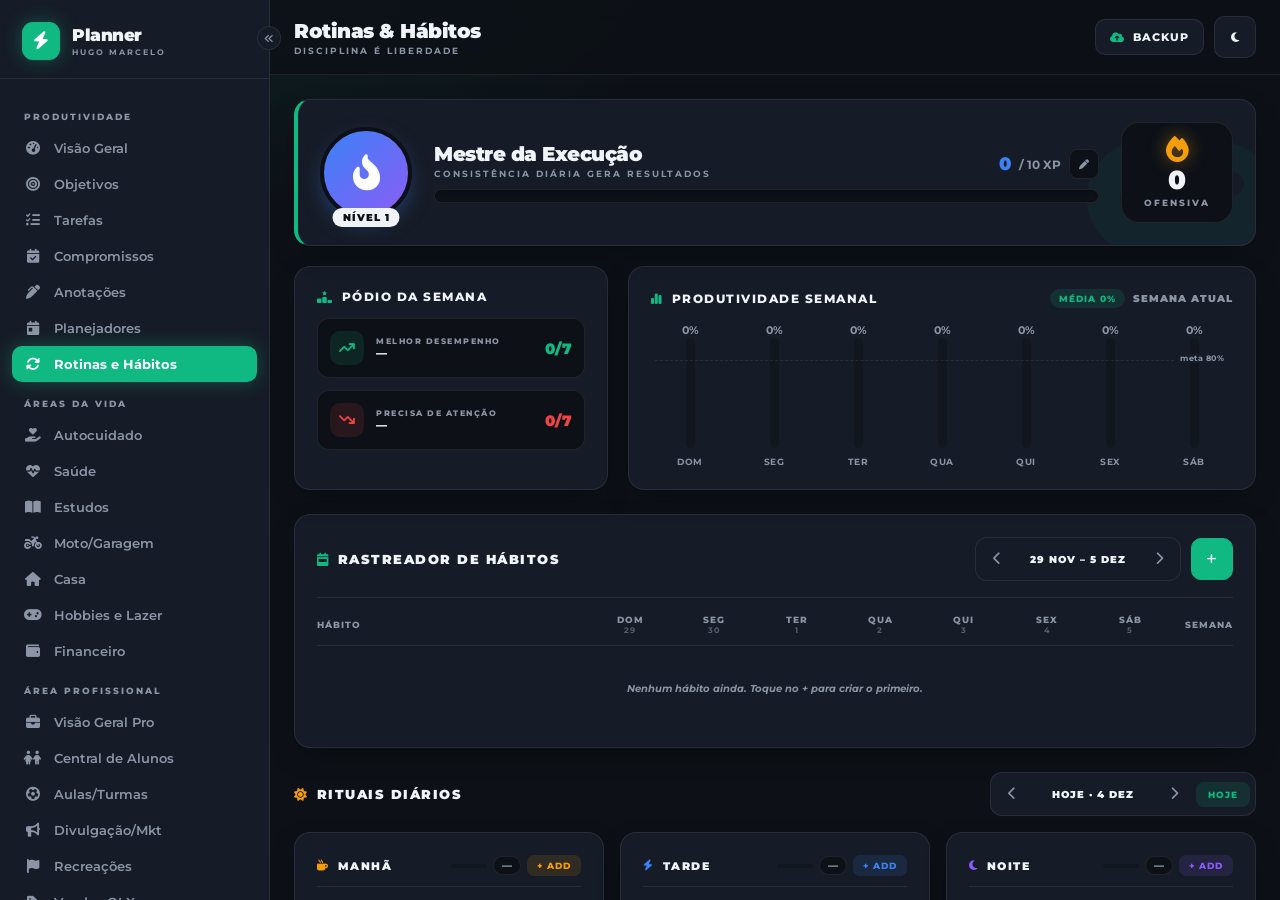
<file: habitos.html>
<!DOCTYPE html>
<html lang="pt-br" data-theme="dark">
<head>
  <meta charset="UTF-8">
  <meta name="viewport" content="width=device-width, initial-scale=1.0">
  <title>Planner Hugo Marcelo | Rotinas e Hábitos</title>

  <link rel="stylesheet" href="https://cdnjs.cloudflare.com/ajax/libs/font-awesome/6.5.1/css/all.min.css">
  <link href="https://fonts.googleapis.com/css2?family=Montserrat:wght@400;500;600;700;800;900&display=swap" rel="stylesheet">
  <link rel="stylesheet" href="style.css">

  <!-- =====================================================================
       ESTILOS SÓ DESTA PÁGINA  (prefixo rt- = "rotinas")
       Tudo aqui não vaza pra outras páginas. Reaproveitamos o style.css
       para cards, botões e modais; aqui ficam só as peças exclusivas.
       ===================================================================== -->
  <style>
    /* Cores semânticas: cada período do dia tem a sua cor.
       Ficam em :root pra também valerem dentro dos modais. */
    :root {
      --rt-manha: #f59e0b;   /* laranja  */
      --rt-tarde: #3b82f6;   /* azul     */
      --rt-noite: #8b5cf6;   /* roxo     */
      --rt-feito: #10b981;   /* verde — feito / desempenho forte  */
      --rt-medio: #f59e0b;   /* âmbar — desempenho médio no gráfico */
      --rt-falho: #ef4444;   /* vermelho — falhou / desempenho fraco */
    }

    /* ---------- 1. CARD DE PERFIL / XP ---------- */
    .rt-hero {
      display: flex; align-items: center; gap: 22px;
      flex-wrap: wrap;
      position: relative; overflow: hidden;
      border-left: 4px solid var(--accent);
    }
    .rt-hero__ghost {  /* ícone gigante decorativo de fundo */
      position: absolute; right: -20px; bottom: -28px;
      font-size: 150px; color: var(--accent); opacity: .05; pointer-events: none;
    }
    .rt-avatar {
      position: relative; flex-shrink: 0; z-index: 1;
    }
    .rt-avatar__ring {
      width: 84px; height: 84px; border-radius: 50%;
      background: linear-gradient(135deg, var(--rt-tarde), var(--rt-noite));
      display: grid; place-items: center;
      color: #fff; font-size: 32px;
      box-shadow: 0 8px 22px -6px rgba(59,130,246,.5);
      border: 4px solid var(--bg);
    }
    .rt-avatar__lvl {
      position: absolute; bottom: -8px; left: 50%; transform: translateX(-50%);
      background: var(--text-strong); color: var(--bg);
      padding: 3px 10px; border-radius: 99px;
      font-size: 10px; font-weight: 900; letter-spacing: 1px; white-space: nowrap;
    }
    .rt-hero__info { flex: 1; min-width: 200px; z-index: 1; }
    .rt-hero__top {
      display: flex; justify-content: space-between; align-items: flex-end;
      gap: 10px; flex-wrap: wrap; margin-bottom: 10px;
    }
    .rt-hero__titulo { font-size: 20px; font-weight: 900; letter-spacing: -.5px; }
    .rt-hero__sub {
      font-size: 9px; font-weight: 700; text-transform: uppercase;
      letter-spacing: 2px; color: var(--text-muted); margin-top: 2px;
    }
    .rt-xp-num { display: flex; align-items: center; gap: 8px; }
    .rt-xp-num b { font-size: 18px; font-weight: 900; color: var(--rt-tarde); }
    .rt-xp-num span { font-size: 12px; color: var(--text-muted); font-weight: 700; }
    .rt-xp-edit {
      width: 30px; height: 30px; border-radius: 8px;
      border: 1px solid var(--border); background: var(--bg);
      color: var(--text-muted); display: grid; place-items: center;
      transition: all .15s;
    }
    .rt-xp-edit:hover { color: var(--rt-tarde); border-color: var(--rt-tarde); }
    .rt-xp-track {
      width: 100%; height: 14px; border-radius: 99px;
      background: var(--bg); border: 1px solid var(--border);
      overflow: hidden; box-shadow: inset 0 1px 3px rgba(0,0,0,.3);
    }
    .rt-xp-fill {
      height: 100%; border-radius: 99px;
      background: linear-gradient(90deg, var(--rt-tarde), var(--rt-noite));
      transition: width 1s cubic-bezier(.2,.8,.2,1);
    }
    .rt-streak {
      flex-shrink: 0; z-index: 1;
      background: var(--bg); border: 1px solid var(--border);
      border-radius: 18px; padding: 14px 22px;
      display: flex; flex-direction: column; align-items: center;
      min-width: 110px;
    }
    .rt-streak i { font-size: 26px; color: var(--rt-manha);
      filter: drop-shadow(0 0 8px rgba(245,158,11,.5)); margin-bottom: 4px; }
    .rt-streak b { font-size: 26px; font-weight: 900; line-height: 1; }
    .rt-streak span {
      font-size: 9px; font-weight: 800; text-transform: uppercase;
      letter-spacing: 2px; color: var(--text-muted); margin-top: 4px;
    }

    /* ---------- 2. PÓDIO + GRÁFICO ---------- */
    .rt-podio-row {
      display: flex; align-items: center; justify-content: space-between;
      background: var(--bg); border: 1px solid var(--border);
      border-radius: 12px; padding: 12px; margin-top: 12px;
    }
    .rt-podio-row:first-of-type { margin-top: 0; }
    .rt-podio-left { display: flex; align-items: center; gap: 12px; min-width: 0; }
    .rt-podio-ico {
      width: 34px; height: 34px; border-radius: 10px;
      display: grid; place-items: center; flex-shrink: 0; font-size: 14px;
    }
    .rt-podio-ico--up { background: rgba(16,185,129,.12); color: var(--rt-feito); }
    .rt-podio-ico--down { background: rgba(239,68,68,.12); color: var(--rt-falho); }
    .rt-podio-lbl {
      font-size: 8px; font-weight: 800; text-transform: uppercase;
      letter-spacing: 1.5px; color: var(--text-muted);
    }
    .rt-podio-nome {
      font-size: 11px; font-weight: 900; text-transform: uppercase;
      color: var(--text-strong); white-space: nowrap; overflow: hidden;
      text-overflow: ellipsis; max-width: 150px;
    }
    .rt-podio-val { font-size: 15px; font-weight: 900; flex-shrink: 0; }
    .rt-podio-val--up { color: var(--rt-feito); }
    .rt-podio-val--down { color: var(--rt-falho); }

    /* Gráfico de barras finas (tipo "pílula"): pista sutil + barra colorida por desempenho */
    .rt-chart { position: relative; display: flex; gap: 6px; margin-top: 14px; }
    .rt-chart__col { flex: 1; display: flex; flex-direction: column; align-items: center; }
    .rt-chart__pct { font-size: 11px; font-weight: 700; height: 16px; line-height: 16px; color: var(--text-muted); }
    .rt-chart__track {
      width: 9px; height: 110px;
      background: var(--bg-soft); border-radius: 99px;
      display: flex; align-items: flex-end; overflow: hidden;
    }
    .rt-chart__bar { width: 100%; border-radius: 99px; transition: height .7s cubic-bezier(.2,.8,.2,1); }
    .rt-chart__bar--forte { background: var(--rt-feito); }
    .rt-chart__bar--medio { background: var(--rt-medio); }
    .rt-chart__bar--fraco { background: var(--rt-fraco); }
    .rt-chart__bar--full  { background: linear-gradient(180deg, #34d399, var(--rt-feito)); }
    .rt-chart__day {
      font-size: 9px; font-weight: 700;
      letter-spacing: .5px; color: var(--text-muted); margin-top: 8px;
    }
    /* Linha de meta (80%): 16px do rótulo + 20% da pista de 110px = 38px do topo */
    .rt-chart__meta {
      position: absolute; left: 4px; right: 4px; top: 38px;
      border-top: 1px dashed var(--border); pointer-events: none;
    }
    .rt-chart__meta span {
      position: absolute; right: 0; top: -8px;
      font-size: 8px; font-weight: 700; letter-spacing: .5px;
      color: var(--text-muted); background: var(--panel); padding: 0 5px;
    }
    .rt-chart-media {
      font-size: 9px; font-weight: 800; text-transform: uppercase; letter-spacing: 1px;
      color: var(--rt-feito); background: var(--accent-soft);
      padding: 4px 9px; border-radius: 99px; white-space: nowrap;
    }

    /* ---------- 3. NAVEGAÇÃO DE DATA (dia / semana) ---------- */
    .rt-nav {
      display: flex; align-items: center; gap: 6px;
      background: var(--panel); border: 1px solid var(--border);
      border-radius: 12px; padding: 5px;
    }
    .rt-nav__btn {
      width: 32px; height: 32px; border-radius: 8px;
      display: grid; place-items: center;
      color: var(--text-muted); transition: all .15s;
    }
    .rt-nav__btn:hover { background: var(--bg-soft); color: var(--text-strong); }
    .rt-nav__btn:active { transform: scale(.92); }
    .rt-nav__label {
      font-size: 10px; font-weight: 900; text-transform: uppercase;
      letter-spacing: 1px; min-width: 118px; text-align: center;
    }
    .rt-nav__hoje {
      font-size: 9px; font-weight: 800; text-transform: uppercase;
      letter-spacing: 1px; padding: 7px 12px; border-radius: 8px;
      background: var(--accent-soft); color: var(--accent);
      transition: all .15s;
    }
    .rt-nav__hoje:hover { background: var(--accent); color: #fff; }

    .rt-section-head {
      display: flex; justify-content: space-between; align-items: center;
      gap: 12px; flex-wrap: wrap; margin-bottom: 16px;
    }
    .rt-section-title {
      font-size: 13px; font-weight: 900; text-transform: uppercase;
      letter-spacing: 1.5px; display: flex; align-items: center; gap: 8px;
    }

    /* ---------- 4. RITUAIS DIÁRIOS (manhã/tarde/noite) ---------- */
    .rt-periodos { display: grid; gap: 16px; grid-template-columns: 1fr; }
    .rt-periodo__head {
      display: flex; justify-content: space-between; align-items: center;
      border-bottom: 1px solid var(--border); padding-bottom: 10px; margin-bottom: 12px;
    }
    .rt-periodo__nome {
      font-size: 11px; font-weight: 900; text-transform: uppercase;
      letter-spacing: 1.5px; display: flex; align-items: center; gap: 8px;
    }
    .rt-add {
      font-size: 9px; font-weight: 800; text-transform: uppercase; letter-spacing: 1px;
      padding: 5px 10px; border-radius: 7px; transition: all .15s;
    }

    /* Chip de progresso no cabeçalho de cada período (ex: "3/5") */
    .rt-chip {
      display: flex; align-items: center; gap: 6px;
    }
    .rt-chip__num {
      font-size: 10px; font-weight: 900; letter-spacing: .5px;
      padding: 2px 8px; border-radius: 99px;
      background: var(--bg); border: 1px solid var(--border);
      color: var(--text-muted); transition: all .3s;
      white-space: nowrap;
    }
    .rt-chip__num--done {
      background: var(--accent-soft); border-color: var(--accent);
      color: var(--accent);
    }
    .rt-chip__bar {
      width: 36px; height: 4px; border-radius: 99px;
      background: var(--bg-soft); overflow: hidden;
    }
    .rt-chip__fill {
      height: 100%; border-radius: 99px;
      transition: width .4s cubic-bezier(.2,.8,.2,1);
    }

    /* Notificação de bônus de combo (aparece sobre o card) */
    .rt-combo-pop {
      position: fixed; bottom: 80px; left: 50%; transform: translateX(-50%);
      z-index: 9998; pointer-events: none;
      background: linear-gradient(135deg, var(--rt-tarde), var(--rt-noite));
      color: #fff; font-size: 13px; font-weight: 800;
      padding: 10px 20px; border-radius: 99px;
      box-shadow: 0 8px 24px -4px rgba(59,130,246,.5);
      display: flex; align-items: center; gap: 8px;
      animation: rtComboPop .4s cubic-bezier(.2,.8,.2,1) forwards,
                 rtComboFade 2.4s .8s forwards;
    }
    @keyframes rtComboPop {
      0%   { opacity: 0; transform: translateX(-50%) translateY(16px) scale(.9); }
      100% { opacity: 1; transform: translateX(-50%) translateY(0)     scale(1); }
    }
    @keyframes rtComboFade {
      0%   { opacity: 1; }
      100% { opacity: 0; transform: translateX(-50%) translateY(-12px); }
    }
    .rt-rotina {
      display: flex; justify-content: space-between; align-items: flex-start;
      gap: 8px; padding: 9px 8px; border-radius: 10px; border: 1px solid transparent;
      transition: all .15s;
    }
    .rt-rotina:hover { background: var(--bg); border-color: var(--border); }
    .rt-rotina__left { display: flex; align-items: flex-start; gap: 10px; min-width: 0; flex: 1; }
    .rt-check {
      width: 22px; height: 22px; border-radius: 6px; flex-shrink: 0; margin-top: 1px;
      border: 2px solid var(--border); background: var(--bg);
      display: grid; place-items: center; cursor: pointer;
      color: transparent; font-size: 11px; transition: all .15s;
    }
    .rt-rotina__txt {
      flex: 1; min-width: 0;
      font-size: 13px; font-weight: 600; line-height: 1.45;
      overflow-wrap: anywhere;
    }
    .rt-rotina__txt--done { color: var(--text-muted); text-decoration: line-through; opacity: .6; }
    .rt-del {
      width: 26px; height: 26px; flex-shrink: 0;
      color: var(--text-muted); opacity: 0; transition: all .15s;
      display: grid; place-items: center; border-radius: 6px;
    }
    .rt-rotina:hover .rt-del,
    .rt-habito:hover .rt-del { opacity: 1; }
    .rt-del:hover { color: var(--rt-falho); }
    .rt-empty {
      font-size: 10px; font-style: italic; font-weight: 700;
      color: var(--text-muted); padding: 8px 0;
    }

    /* ---------- 5. RASTREADOR DE HÁBITOS (grade semanal) ---------- */
    .rt-tracker-scroll { overflow-x: auto; padding-bottom: 6px; }
    .rt-tracker-scroll::-webkit-scrollbar { height: 6px; }
    .rt-grid { min-width: 660px; }
    .rt-grid__head {
      display: flex; align-items: center;
      border-bottom: 1px solid var(--border); padding-bottom: 10px; margin-bottom: 12px;
      font-size: 9px; font-weight: 800; text-transform: uppercase;
      letter-spacing: 1px; color: var(--text-muted);
    }
    .rt-grid__head-nome { width: 30%; }
    .rt-grid__head-dias { flex: 1; display: grid; grid-template-columns: repeat(7,1fr); text-align: center; gap: 6px; }
    .rt-grid__head-dias b { display: block; font-size: 8px; opacity: .55; }
    .rt-grid__head-total { width: 64px; text-align: right; }

    .rt-habito {
      display: flex; align-items: center; gap: 8px;
      padding: 8px; border-radius: 12px; border: 1px solid transparent;
      transition: all .15s; margin-bottom: 4px;
    }
    .rt-habito:hover { background: var(--bg); border-color: var(--border); }
    .rt-habito__nome {
      width: 30%; display: flex; align-items: center; justify-content: space-between; gap: 6px;
    }
    .rt-habito__nome span {
      font-size: 12px; font-weight: 600; line-height: 1.35;
      overflow-wrap: anywhere;
    }
    .rt-habito__dias { flex: 1; display: grid; grid-template-columns: repeat(7,1fr); gap: 6px; }
    .rt-cell {
      width: 30px; height: 30px; margin: 0 auto; border-radius: 8px;
      border: 2px solid var(--border); background: var(--bg);
      display: grid; place-items: center; cursor: pointer;
      color: transparent; font-size: 11px; transition: all .12s;
    }
    .rt-cell:hover { border-color: var(--rt-feito); background: rgba(16,185,129,.08); }
    .rt-cell:active { transform: scale(.9); }
    .rt-cell--feito {
      background: var(--rt-feito); border-color: var(--rt-feito); color: #fff;
      box-shadow: 0 3px 10px -3px rgba(16,185,129,.6);
    }
    .rt-cell--falho {
      background: var(--rt-falho); border-color: var(--rt-falho); color: #fff;
      box-shadow: 0 3px 10px -3px rgba(239,68,68,.6);
    }
    .rt-habito__total { width: 64px; text-align: right; display: flex; flex-direction: column; align-items: flex-end; gap: 4px; }
    .rt-habito__pct { font-size: 11px; font-weight: 900; color: var(--rt-feito); }
    .rt-mini-bar { width: 100%; height: 4px; border-radius: 99px; background: var(--bg); overflow: hidden; }
    .rt-mini-bar > div { height: 100%; background: var(--rt-feito); border-radius: 99px; transition: width .4s; }

    /* ---------- 6. PLAYBOOK ---------- */
    .rt-playbook {
      width: 100%; min-height: 130px; resize: vertical;
      background: var(--bg); border: 1px solid var(--border); border-radius: 14px;
      padding: 14px; color: var(--text-strong);
      font-family: inherit; font-size: 13px; font-weight: 600; line-height: 1.6;
      outline: none; transition: border-color .15s;
    }
    .rt-playbook:focus { border-color: var(--accent); }
    .rt-playbook::placeholder { color: var(--text-muted); }

    /* ---------- PEÇAS DOS MINI-MODAIS (reusam .modal do style.css) ---------- */
    .rt-modal-input {
      width: 100%; background: var(--bg-soft); border: 1px solid var(--border);
      border-radius: 10px; padding: 12px; color: var(--text-strong);
      font-family: inherit; font-size: 14px; font-weight: 600; outline: none;
    }
    .rt-modal-input:focus { border-color: var(--accent); }
    .rt-modal-acoes { display: flex; gap: 10px; }
    .rt-modal-acoes .btn { flex: 1; justify-content: center; }

    /* ---------- ANIMAÇÃO DO "+XP" QUE SOBE NA TELA ---------- */
    .rt-xp-pop {
      position: fixed; top: 50%; left: 50%; z-index: 9998;
      transform: translate(-50%,-50%);
      font-size: 34px; font-weight: 900; color: var(--rt-tarde);
      text-shadow: 0 4px 12px rgba(0,0,0,.5); pointer-events: none;
      animation: rtXpPop .9s cubic-bezier(.17,.89,.32,1.27) forwards;
    }
    @keyframes rtXpPop {
      0%   { opacity: 1; transform: translate(-50%,-50%) scale(1); }
      100% { opacity: 0; transform: translate(-50%,-130px) scale(1.6); }
    }

    /* ---------- DESKTOP ---------- */
    @media (min-width: 900px) {
      .rt-periodos { grid-template-columns: repeat(3, 1fr); }
      .rt-stats { display: grid; grid-template-columns: 1fr 2fr; gap: 20px; }
      .rt-avatar__ring { width: 92px; height: 92px; font-size: 36px; }
    }
  </style>
</head>

<body class="app" data-page="habitos">

  <div id="sidebar-container"></div>
  <div id="overlay" class="overlay" onclick="fecharMenu()"></div>

  <main class="main">

    <!-- Cabeçalho padrão -->
    <header class="header">
      <div class="header__left">
        <button class="btn btn--icon btn--menu" onclick="abrirMenu()" aria-label="Abrir menu">
          <i class="fa-solid fa-bars"></i>
        </button>
        <div>
          <h1 class="header__title">Rotinas &amp; Hábitos</h1>
          <p class="header__subtitle">Disciplina é liberdade</p>
        </div>
      </div>
      <div class="header__actions">
        <button class="btn" onclick="abrirSync()">
          <i class="fa-solid fa-cloud-arrow-up" style="color: var(--accent)"></i>
          <span>Backup</span>
        </button>
        <button class="btn btn--icon" id="btn-tema" onclick="Tema.alternar()" aria-label="Trocar tema">
          <i class="fa-solid fa-moon"></i>
        </button>
      </div>
    </header>

    <div class="container fade-up">

      <!-- ============ 1. PERFIL / XP / OFENSIVA ============ -->
      <section class="card rt-hero" style="margin-bottom: 20px;">
        <i class="fa-solid fa-gamepad rt-hero__ghost"></i>

        <div class="rt-avatar">
          <div class="rt-avatar__ring"><i class="fa-solid fa-fire-flame-curved"></i></div>
          <div class="rt-avatar__lvl">NÍVEL <span id="ui-level">1</span></div>
        </div>

        <div class="rt-hero__info">
          <div class="rt-hero__top">
            <div>
              <p class="rt-hero__titulo">Mestre da Execução</p>
              <p class="rt-hero__sub">Consistência diária gera resultados</p>
            </div>
            <div class="rt-xp-num">
              <b id="ui-xp-atual">0</b>
              <span>/ <span id="ui-xp-max">10</span> XP</span>
              <button class="rt-xp-edit" onclick="editarXP()" title="Editar XP manualmente">
                <i class="fa-solid fa-pen" style="font-size:10px"></i>
              </button>
            </div>
          </div>
          <div class="rt-xp-track"><div class="rt-xp-fill" id="ui-xp-bar" style="width:0%"></div></div>
        </div>

        <div class="rt-streak" title="Dias seguidos cumprindo TODAS as rotinas do dia">
          <i class="fa-solid fa-fire"></i>
          <b id="ui-streak">0</b>
          <span>Ofensiva</span>
        </div>
      </section>

      <!-- ============ 2. PÓDIO + GRÁFICO ============ -->
      <section class="rt-stats" style="margin-bottom: 24px;">
        <div class="card">
          <h2 class="card__title"><i class="fa-solid fa-ranking-star"></i> Pódio da semana</h2>
          <div class="rt-podio-row">
            <div class="rt-podio-left">
              <div class="rt-podio-ico rt-podio-ico--up"><i class="fa-solid fa-arrow-trend-up"></i></div>
              <div style="min-width:0">
                <p class="rt-podio-lbl">Melhor desempenho</p>
                <p class="rt-podio-nome" id="stat-melhor-nome">—</p>
              </div>
            </div>
            <span class="rt-podio-val rt-podio-val--up" id="stat-melhor-val">0/7</span>
          </div>
          <div class="rt-podio-row">
            <div class="rt-podio-left">
              <div class="rt-podio-ico rt-podio-ico--down"><i class="fa-solid fa-arrow-trend-down"></i></div>
              <div style="min-width:0">
                <p class="rt-podio-lbl">Precisa de atenção</p>
                <p class="rt-podio-nome" id="stat-pior-nome">—</p>
              </div>
            </div>
            <span class="rt-podio-val rt-podio-val--down" id="stat-pior-val">0/7</span>
          </div>
        </div>

        <div class="card">
          <div class="rt-section-head" style="margin-bottom:4px">
            <h2 class="card__title" style="margin-bottom:0"><i class="fa-solid fa-chart-simple"></i> Produtividade semanal</h2>
            <div style="display:flex; gap:8px; align-items:center;">
              <span class="rt-chart-media" id="media-semana">—</span>
              <span class="rt-nav__label" id="label-grafico" style="min-width:auto;color:var(--text-muted)">—</span>
            </div>
          </div>
          <div class="rt-chart" id="chart-bars"></div>
        </div>
      </section>

      <!-- ============ 3. RITUAIS DIÁRIOS ============ -->
      <!-- ============ 3. RASTREADOR DE HÁBITOS ============ -->
      <section class="card" style="margin-bottom: 24px;">
        <div class="rt-section-head" style="border-bottom:1px solid var(--border); padding-bottom:16px;">
          <h2 class="rt-section-title"><i class="fa-solid fa-calendar-week" style="color:var(--rt-feito)"></i> Rastreador de hábitos</h2>
          <div style="display:flex; gap:10px; align-items:center;">
            <div class="rt-nav">
              <button class="rt-nav__btn" onclick="mudarSemana(-1)"><i class="fa-solid fa-chevron-left"></i></button>
              <span class="rt-nav__label" id="label-semana">—</span>
              <button class="rt-nav__btn" onclick="mudarSemana(1)"><i class="fa-solid fa-chevron-right"></i></button>
            </div>
            <button class="btn btn--primary btn--icon" onclick="addHabito()" title="Novo hábito"><i class="fa-solid fa-plus"></i></button>
          </div>
        </div>

        <div class="rt-tracker-scroll">
          <div class="rt-grid">
            <div class="rt-grid__head">
              <div class="rt-grid__head-nome">Hábito</div>
              <div class="rt-grid__head-dias" id="cab-dias"></div>
              <div class="rt-grid__head-total">Semana</div>
            </div>
            <div id="lista-habitos"></div>
          </div>
        </div>
      </section>

      <!-- ============ 4. RITUAIS DIÁRIOS ============ -->
      <section style="margin-bottom: 24px;">
        <div class="rt-section-head">
          <h2 class="rt-section-title"><i class="fa-solid fa-sun" style="color:var(--rt-manha)"></i> Rituais diários</h2>
          <div class="rt-nav">
            <button class="rt-nav__btn" onclick="mudarDia(-1)"><i class="fa-solid fa-chevron-left"></i></button>
            <span class="rt-nav__label" id="label-dia">Hoje</span>
            <button class="rt-nav__btn" onclick="mudarDia(1)"><i class="fa-solid fa-chevron-right"></i></button>
            <button class="rt-nav__hoje" onclick="irParaHoje()">Hoje</button>
          </div>
        </div>

        <div class="rt-periodos">
          <div class="card">
            <div class="rt-periodo__head">
              <span class="rt-periodo__nome"><i class="fa-solid fa-mug-hot" style="color:var(--rt-manha)"></i> Manhã</span>
              <div class="rt-chip">
                <div class="rt-chip__bar"><div class="rt-chip__fill" id="chip-fill-manha" style="background:var(--rt-manha);width:0%"></div></div>
                <span class="rt-chip__num" id="chip-num-manha">0/0</span>
                <button class="rt-add" style="background:rgba(245,158,11,.12);color:var(--rt-manha)" onclick="addRotina('manha')">+ Add</button>
              </div>
            </div>
            <div id="lista-manha"></div>
          </div>
          <div class="card">
            <div class="rt-periodo__head">
              <span class="rt-periodo__nome"><i class="fa-solid fa-bolt" style="color:var(--rt-tarde)"></i> Tarde</span>
              <div class="rt-chip">
                <div class="rt-chip__bar"><div class="rt-chip__fill" id="chip-fill-tarde" style="background:var(--rt-tarde);width:0%"></div></div>
                <span class="rt-chip__num" id="chip-num-tarde">0/0</span>
                <button class="rt-add" style="background:rgba(59,130,246,.12);color:var(--rt-tarde)" onclick="addRotina('tarde')">+ Add</button>
              </div>
            </div>
            <div id="lista-tarde"></div>
          </div>
          <div class="card">
            <div class="rt-periodo__head">
              <span class="rt-periodo__nome"><i class="fa-solid fa-moon" style="color:var(--rt-noite)"></i> Noite</span>
              <div class="rt-chip">
                <div class="rt-chip__bar"><div class="rt-chip__fill" id="chip-fill-noite" style="background:var(--rt-noite);width:0%"></div></div>
                <span class="rt-chip__num" id="chip-num-noite">0/0</span>
                <button class="rt-add" style="background:rgba(139,92,246,.12);color:var(--rt-noite)" onclick="addRotina('noite')">+ Add</button>
              </div>
            </div>
            <div id="lista-noite"></div>
          </div>
        </div>
      </section>

      <!-- ============ 5. PLAYBOOK ============ -->
      <section class="card">
        <h2 class="card__title"><i class="fa-solid fa-book-open"></i> Playbook de comportamento</h2>
        <textarea id="playbook-texto" class="rt-playbook" onblur="salvarPlaybook()"
          placeholder="Suas regras inegociáveis, mantras e estratégias pra vencer a procrastinação..."></textarea>
      </section>

    </div>

    <div id="footer-container"></div>
  </main>

  <!-- MODAL DE BACKUP — igual em todas as páginas -->
  <div id="modal-sync" class="modal">
    <div class="modal__box">
      <div class="modal__head">
        <h3><i class="fa-solid fa-cloud-arrow-up" style="color:var(--accent)"></i> Backup &amp; Transferência</h3>
        <button class="modal__close" onclick="fecharSync()"><i class="fa-solid fa-xmark"></i></button>
      </div>
      <div class="modal__body">
        <p>Sem nuvem por enquanto: use isto pra levar seus dados entre celular e computador.</p>
        <button class="btn" onclick="exportarBackup()" style="width:100%; justify-content:center;">
          <i class="fa-solid fa-download"></i> Exportar (baixar arquivo)
        </button>
        <input type="file" id="input-import" accept=".json" onchange="importarBackup(event)" style="display:none;">
        <button class="btn btn--primary" onclick="document.getElementById('input-import').click()" style="width:100%; justify-content:center;">
          <i class="fa-solid fa-upload"></i> Importar (restaurar backup)
        </button>
      </div>
    </div>
  </div>

  <!-- MINI-MODAL GENÉRICO (input ou confirmação) — só desta página -->
  <div id="rt-modal" class="modal">
    <div class="modal__box">
      <div class="modal__head">
        <h3 id="rt-modal-titulo"><i class="fa-solid fa-pen"></i> Título</h3>
        <button class="modal__close" onclick="fecharRtModal()"><i class="fa-solid fa-xmark"></i></button>
      </div>
      <div class="modal__body">
        <p id="rt-modal-msg" style="display:none"></p>
        <input id="rt-modal-input" class="rt-modal-input" type="text" autocomplete="off">
        <div class="rt-modal-acoes">
          <button class="btn" onclick="fecharRtModal()">Cancelar</button>
          <button class="btn btn--primary" id="rt-modal-ok">Confirmar</button>
        </div>
      </div>
    </div>
  </div>

  <!-- COMPORTAMENTO compartilhado (sidebar, tema, Store, backup) -->
  <script src="app.js"></script>

  <!-- ===================================================================
       SCRIPT SÓ DESTA PÁGINA
       Toda a lógica de rotinas, hábitos, XP e nível mora aqui.
       Os dados vão SEMPRE pelo Store, na chave "habitos" (vira
       planner_habitos no localStorage e entra no backup automático).
       =================================================================== -->
  <script>
  /* ---------- ESTRUTURA PADRÃO DOS DADOS ----------
     xp       -> pontos de execução acumulados
     playbook -> texto livre das suas regras
     rotinas  -> 3 listas; cada item guarda um histórico data->feito
     habitos  -> lista; cada item guarda um histórico data->estado
                 (1 = feito, -1 = falhou, ausente = vazio)            */
  const PADRAO = { xp: 0, playbook: '', rotinas: { manha: [], tarde: [], noite: [] }, habitos: [] };

  let db = Store.ler('habitos', PADRAO);

  // Rede de segurança: se um backup vier incompleto, completamos a estrutura.
  db.rotinas = db.rotinas || { manha: [], tarde: [], noite: [] };
  ['manha', 'tarde', 'noite'].forEach(p => { db.rotinas[p] = db.rotinas[p] || []; });
  db.habitos = Array.isArray(db.habitos) ? db.habitos : [];
  if (typeof db.xp !== 'number') db.xp = 0;
  if (typeof db.playbook !== 'string') db.playbook = '';

  function salvar() { Store.salvar('habitos', db); }

  /* ---------- FERRAMENTAS DE DATA ----------
     IMPORTANTE: geramos a chave a partir do horário LOCAL (e não com
     toISOString, que usa UTC). Em BH (UTC-3) o método antigo salvava
     hábitos marcados à noite no dia seguinte. Aqui isso não acontece. */
  function dataChave(date) {
    const a = date.getFullYear();
    const m = String(date.getMonth() + 1).padStart(2, '0');
    const d = String(date.getDate()).padStart(2, '0');
    return `${a}-${m}-${d}`;
  }
  // Domingo é o início da semana (padrão de todo o seu Planner).
  function inicioSemana(date) {
    const d = new Date(date);
    d.setHours(0, 0, 0, 0);
    d.setDate(d.getDate() - d.getDay()); // volta até o domingo
    return d;
  }

  const MESES = ['jan', 'fev', 'mar', 'abr', 'mai', 'jun', 'jul', 'ago', 'set', 'out', 'nov', 'dez'];
  const DIAS  = ['DOM', 'SEG', 'TER', 'QUA', 'QUI', 'SEX', 'SÁB'];

  /* ---------- ESTADO DE NAVEGAÇÃO (qual dia / qual semana eu vejo) ---------- */
  let dataDia      = (() => { const d = new Date(); d.setHours(0, 0, 0, 0); return d; })();
  let semanaInicio = inicioSemana(new Date());

  /* ===================================================================
     XP, NÍVEL E OFENSIVA
     A fórmula de nível usa raiz quadrada: cada nível exige cada vez
     mais XP (10·nível²). Subir fica progressivamente mais difícil —
     é o que dá a sensação de progressão de "jogo".
     =================================================================== */
  function calcNivel(xp) {
    if (xp < 0) xp = 0;
    const lvl = Math.floor(Math.sqrt(xp / 10)) + 1;
    const baseAtual = 10 * Math.pow(lvl - 1, 2);
    const baseProx  = 10 * Math.pow(lvl, 2);
    const progresso = ((xp - baseAtual) / (baseProx - baseAtual)) * 100;
    return { lvl, baseProx, progresso };
  }

  function addXP(qtd) {
    db.xp += qtd;
    if (db.xp < 0) db.xp = 0;
    salvar();
    renderDashboard();
    if (qtd > 0) popXP(qtd); // só celebra quando ganha
  }

  function popXP(qtd) {
    const el = document.createElement('div');
    el.className = 'rt-xp-pop';
    el.textContent = `+${qtd} XP`;
    document.body.appendChild(el);
    setTimeout(() => el.remove(), 900);
  }

  function editarXP() {
    rtPrompt('Editar XP', 'Novo valor de XP', db.xp, (val) => {
      const n = parseInt(val, 10);
      if (!isNaN(n)) { db.xp = Math.max(0, n); salvar(); renderDashboard(); }
    });
  }

  // Ofensiva = dias consecutivos (contando de hoje pra trás) com TODAS as rotinas feitas.
  function calcOfensiva() {
    const total = db.rotinas.manha.length + db.rotinas.tarde.length + db.rotinas.noite.length;
    if (total === 0) return 0;

    const diaCompleto = (chave) => {
      let feitas = 0;
      ['manha', 'tarde', 'noite'].forEach(p =>
        db.rotinas[p].forEach(r => { if (r.history && r.history[chave] === 1) feitas++; })
      );
      return feitas === total;
    };

    let streak = 0;
    const d = new Date(); d.setHours(0, 0, 0, 0);
    if (diaCompleto(dataChave(d))) streak++;       // hoje conta se já estiver completo
    d.setDate(d.getDate() - 1);
    while (diaCompleto(dataChave(d))) { streak++; d.setDate(d.getDate() - 1); }
    return streak;
  }

  /* ---------- CONFETE PRÓPRIO (canvas, sem biblioteca externa) ---------- */
  function rtConfete() {
    const cores = ['#10b981', '#3b82f6', '#f59e0b', '#8b5cf6', '#ef4444'];
    const canvas = document.createElement('canvas');
    canvas.style.cssText = 'position:fixed;inset:0;pointer-events:none;z-index:9999';
    canvas.width = innerWidth; canvas.height = innerHeight;
    document.body.appendChild(canvas);
    const ctx = canvas.getContext('2d');

    const peças = Array.from({ length: 90 }, () => ({
      x: innerWidth / 2, y: innerHeight * 0.5,
      vx: (Math.random() - 0.5) * 13,
      vy: Math.random() * -12 - 4,
      g: 0.38 + Math.random() * 0.18,         // gravidade
      tam: 5 + Math.random() * 6,
      cor: cores[Math.floor(Math.random() * cores.length)],
      rot: Math.random() * Math.PI, vrot: (Math.random() - 0.5) * 0.3,
      vida: 1
    }));

    let frame = 0;
    (function loop() {
      ctx.clearRect(0, 0, canvas.width, canvas.height);
      peças.forEach(p => {
        p.vy += p.g; p.x += p.vx; p.y += p.vy; p.rot += p.vrot; p.vida -= 0.012;
        ctx.save();
        ctx.globalAlpha = Math.max(p.vida, 0);
        ctx.translate(p.x, p.y); ctx.rotate(p.rot);
        ctx.fillStyle = p.cor;
        ctx.fillRect(-p.tam / 2, -p.tam / 2, p.tam, p.tam);
        ctx.restore();
      });
      frame++;
      if (frame < 120) requestAnimationFrame(loop);
      else canvas.remove();
    })();
  }

  /* ===================================================================
     RENDERIZAÇÃO
     =================================================================== */
  function renderTudo() {
    renderDashboard();
    renderRotulos();
    renderRotinas();
    renderHabitos();
    renderGrafico();
    renderPodio();
    document.getElementById('playbook-texto').value = db.playbook || '';
  }

  function renderDashboard() {
    const n = calcNivel(db.xp);
    document.getElementById('ui-level').textContent    = n.lvl;
    document.getElementById('ui-xp-atual').textContent = db.xp;
    document.getElementById('ui-xp-max').textContent   = n.baseProx;
    document.getElementById('ui-xp-bar').style.width   = `${n.progresso}%`;
    document.getElementById('ui-streak').textContent   = calcOfensiva();
  }

  function renderRotulos() {
    // Rótulo do dia: mostra "Hoje" quando o dia visto é o de hoje.
    const hoje = dataChave(new Date());
    const vendo = dataChave(dataDia);
    const prefixo = hoje === vendo ? 'Hoje · ' : '';
    document.getElementById('label-dia').textContent =
      `${prefixo}${dataDia.getDate()} ${MESES[dataDia.getMonth()]}`;

    // Rótulo da semana: "6 abr – 12 abr"
    const fim = new Date(semanaInicio); fim.setDate(fim.getDate() + 6);
    document.getElementById('label-semana').textContent =
      `${semanaInicio.getDate()} ${MESES[semanaInicio.getMonth()]} – ${fim.getDate()} ${MESES[fim.getMonth()]}`;

    const ehSemanaAtual = dataChave(semanaInicio) === dataChave(inicioSemana(new Date()));
    document.getElementById('label-grafico').textContent = ehSemanaAtual ? 'Semana atual' : 'Outra semana';
  }

  // --- RITUAIS DIÁRIOS ---
  function renderRotinas() {
    const chave = dataChave(dataDia);
    const cores = { manha: 'var(--rt-manha)', tarde: 'var(--rt-tarde)', noite: 'var(--rt-noite)' };

    ['manha', 'tarde', 'noite'].forEach(periodo => {
      const lista = document.getElementById(`lista-${periodo}`);
      const itens = db.rotinas[periodo];

      if (!itens.length) {
        lista.innerHTML = `<p class="rt-empty">Nenhuma rotina aqui ainda.</p>`;
        return;
      }

      lista.innerHTML = itens.map((r, idx) => {
        // Estado numérico: 1 = feito, -1 = falhou, 0/ausente = vazio
        const estado = (r.history && r.history[chave]) || 0;
        const estiloCheck = estado === 1
          ? `background:${cores[periodo]};border-color:${cores[periodo]};color:#fff`
          : estado === -1
            ? `background:#ef4444;border-color:#ef4444;color:#fff`
            : '';
        const icone = estado === -1 ? 'fa-xmark' : 'fa-check';
        const iconeVisivel = estado !== 0 ? `<i class="fa-solid ${icone}"></i>` : '';
        return `
          <div class="rt-rotina">
            <div class="rt-rotina__left">
              <div class="rt-check" style="${estiloCheck}" onclick="toggleRotina('${periodo}',${idx})">
                ${iconeVisivel}
              </div>
              <span class="rt-rotina__txt ${estado === 1 ? 'rt-rotina__txt--done' : ''}" title="${r.txt}">${r.txt}</span>
            </div>
            <button class="rt-del" onclick="delRotina('${periodo}',${idx})"><i class="fa-solid fa-xmark"></i></button>
          </div>`;
      }).join('');
    });
    renderChips(); // atualiza os chips depois de pintar os itens
  }

  // Atualiza os chips de progresso (X/Y + barrinha) de cada período.
  // Chamado sempre que renderRotinas roda.
  function renderChips() {
    const chave = dataChave(dataDia);
    ['manha', 'tarde', 'noite'].forEach(periodo => {
      const itens  = db.rotinas[periodo];
      const total  = itens.length;
      const feitos = itens.filter(r => r.history && r.history[chave] === 1).length;
      const pct    = total > 0 ? Math.round((feitos / total) * 100) : 0;
      const cheio  = total > 0 && feitos === total;

      const numEl  = document.getElementById(`chip-num-${periodo}`);
      const fillEl = document.getElementById(`chip-fill-${periodo}`);
      if (!numEl || !fillEl) return;

      numEl.textContent = total > 0 ? `${feitos}/${total}` : '—';
      numEl.classList.toggle('rt-chip__num--done', cheio);
      fillEl.style.width = `${pct}%`;
    });
  }

  function addRotina(periodo) {
    const nomes = { manha: 'manhã', tarde: 'tarde', noite: 'noite' };
    rtPrompt(`Nova rotina · ${nomes[periodo]}`, 'Ex: Meditar 10 minutos', '', (txt) => {
      db.rotinas[periodo].push({ id: Date.now(), txt, history: {} });
      salvar(); renderTudo();
    });
  }

  function toggleRotina(periodo, idx) {
    const chave = dataChave(dataDia);
    const r = db.rotinas[periodo][idx];
    r.history = r.history || {};
    const estado = r.history[chave] || 0;

    // Ciclo: 0 (vazio) → 1 (feito, +5 XP, confete) → -1 (falhou, -5 XP) → 0 (vazio)
    if (estado === 0)       { r.history[chave] = 1;  addXP(5);  rtConfete(); }
    else if (estado === 1)  { r.history[chave] = -1; addXP(-5); }
    else                    { delete r.history[chave]; }

    salvar(); renderTudo();

    // Bônus de combo: se após o clique todos os 3 períodos estiverem 100% feitos,
    // concede +15 XP e exibe a notificação toast — mas só na transição de ida (estado 0→1).
    if (estado === 0) {
      const todosFeitos = ['manha', 'tarde', 'noite'].every(p => {
        const itens = db.rotinas[p];
        return itens.length > 0 && itens.every(i => i.history && i.history[chave] === 1);
      });
      if (todosFeitos) { addXP(15); mostrarCombo(); }
    }
  }

  function mostrarCombo() {
    // Remove eventual toast anterior antes de criar um novo
    document.querySelectorAll('.rt-combo-pop').forEach(el => el.remove());
    const el = document.createElement('div');
    el.className = 'rt-combo-pop';
    el.innerHTML = `<i class="fa-solid fa-fire-flame-curved"></i> Combo diário! +15 XP`;
    document.body.appendChild(el);
    setTimeout(() => el.remove(), 3200);
  }

  function delRotina(periodo, idx) {
    const r = db.rotinas[periodo][idx];
    rtConfirm('Apagar rotina', `Remover "${r.txt}" de todo o histórico?`, () => {
      db.rotinas[periodo].splice(idx, 1);
      salvar(); renderTudo();
    });
  }

  // --- HÁBITOS (grade semanal, 3 estados) ---
  function renderHabitos() {
    // Cabeçalho dos 7 dias da semana visualizada (DOM 06, SEG 07...)
    const datasSemana = [];
    let cabHtml = '';
    for (let i = 0; i < 7; i++) {
      const d = new Date(semanaInicio); d.setDate(d.getDate() + i);
      datasSemana.push(dataChave(d));
      cabHtml += `<div>${DIAS[d.getDay()]}<b>${d.getDate()}</b></div>`;
    }
    document.getElementById('cab-dias').innerHTML = cabHtml;

    const lista = document.getElementById('lista-habitos');
    if (!db.habitos.length) {
      lista.innerHTML = `<p class="rt-empty" style="text-align:center;padding:24px 0">Nenhum hábito ainda. Toque no + para criar o primeiro.</p>`;
      return;
    }

    lista.innerHTML = db.habitos.map((h, hIdx) => {
      let feitosSemana = 0;
      const células = datasSemana.map(chave => {
        const estado = h.history ? h.history[chave] : 0;
        let classe = 'rt-cell', icone = '';
        if (estado === 1)  { classe += ' rt-cell--feito'; icone = '<i class="fa-solid fa-check"></i>'; feitosSemana++; }
        else if (estado === -1) { classe += ' rt-cell--falho'; icone = '<i class="fa-solid fa-xmark"></i>'; }
        return `<div class="${classe}" onclick="toggleHabito(${hIdx},'${chave}')">${icone}</div>`;
      }).join('');

      const pct = Math.round((feitosSemana / 7) * 100);
      return `
        <div class="rt-habito">
          <div class="rt-habito__nome">
            <span title="${h.txt}">${h.txt}</span>
            <button class="rt-del" onclick="delHabito(${hIdx})"><i class="fa-solid fa-trash" style="font-size:10px"></i></button>
          </div>
          <div class="rt-habito__dias">${células}</div>
          <div class="rt-habito__total">
            <span class="rt-habito__pct">${pct}%</span>
            <div class="rt-mini-bar"><div style="width:${pct}%"></div></div>
          </div>
        </div>`;
    }).join('');
  }

  function addHabito() {
    rtPrompt('Novo hábito', 'Ex: Beber 2L de água', '', (txt) => {
      db.habitos.push({ id: Date.now(), txt, history: {} });
      salvar(); renderTudo();
    });
  }

  // Ciclo de 3 estados: vazio → feito (+10) → falhou (−10) → vazio
  function toggleHabito(hIdx, chave) {
    const h = db.habitos[hIdx];
    h.history = h.history || {};
    const estado = h.history[chave] || 0;
    if (estado === 0)      { h.history[chave] = 1;  addXP(10); }
    else if (estado === 1) { h.history[chave] = -1; addXP(-10); }
    else                   { delete h.history[chave]; }
    salvar(); renderTudo();
  }

  function delHabito(hIdx) {
    const h = db.habitos[hIdx];
    rtConfirm('Apagar hábito', `Remover "${h.txt}" e todo o seu histórico?`, () => {
      db.habitos.splice(hIdx, 1);
      salvar(); renderTudo();
    });
  }

  // --- GRÁFICO (% de rotinas + hábitos feitos por dia da semana) ---
  // Barra fina por dia, colorida pelo desempenho (forte/médio/fraco),
  // com o número acima e uma linha de meta tracejada em 80%.
  function renderGrafico() {
    const chart = document.getElementById('chart-bars');
    let html = '';
    let somaPct = 0;

    for (let i = 0; i < 7; i++) {
      const d = new Date(semanaInicio); d.setDate(d.getDate() + i);
      const chave = dataChave(d);

      // Total possível no dia = nº de rotinas + nº de hábitos
      const total = db.rotinas.manha.length + db.rotinas.tarde.length + db.rotinas.noite.length + db.habitos.length;
      let feitos = 0;
      ['manha', 'tarde', 'noite'].forEach(p =>
        db.rotinas[p].forEach(r => { if (r.history && r.history[chave] === 1) feitos++; })
      );
      db.habitos.forEach(h => { if (h.history && h.history[chave] === 1) feitos++; });

      const pct = total > 0 ? Math.round((feitos / total) * 100) : 0;
      somaPct += pct;

      // Classe da barra por faixa de desempenho (100% ganha o degradê especial)
      const classe = pct === 100 ? 'rt-chart__bar--full'
                   : pct >= 80   ? 'rt-chart__bar--forte'
                   : pct >= 50   ? 'rt-chart__bar--medio'
                   : 'rt-chart__bar--fraco';

      html += `
        <div class="rt-chart__col">
          <span class="rt-chart__pct">${pct}%</span>
          <div class="rt-chart__track">
            <div class="rt-chart__bar ${classe}" style="height:${pct}%"></div>
          </div>
          <span class="rt-chart__day">${DIAS[d.getDay()]}</span>
        </div>`;
    }

    // Linha de meta (80%) sobreposta às barras
    html += `<div class="rt-chart__meta"><span>meta 80%</span></div>`;
    chart.innerHTML = html;

    // Selo de média da semana no topo do card
    const media = Math.round(somaPct / 7);
    document.getElementById('media-semana').textContent = `média ${media}%`;
  }

  // --- PÓDIO (melhor / pior hábito da semana visualizada) ---
  function renderPodio() {
    const melhorNome = document.getElementById('stat-melhor-nome');
    const piorNome   = document.getElementById('stat-pior-nome');

    if (!db.habitos.length) {
      melhorNome.textContent = '—'; piorNome.textContent = '—';
      document.getElementById('stat-melhor-val').textContent = '0/7';
      document.getElementById('stat-pior-val').textContent = '0/7';
      return;
    }

    const datasSemana = [];
    for (let i = 0; i < 7; i++) { const d = new Date(semanaInicio); d.setDate(d.getDate() + i); datasSemana.push(dataChave(d)); }

    const ranking = db.habitos.map(h => {
      let feitos = 0;
      datasSemana.forEach(c => { if (h.history && h.history[c] === 1) feitos++; });
      return { nome: h.txt, feitos };
    }).sort((a, b) => b.feitos - a.feitos);

    melhorNome.textContent = ranking[0].nome;
    document.getElementById('stat-melhor-val').textContent = `${ranking[0].feitos}/7`;
    const pior = ranking[ranking.length - 1];
    piorNome.textContent = pior.nome;
    document.getElementById('stat-pior-val').textContent = `${pior.feitos}/7`;
  }

  /* ---------- NAVEGAÇÃO TEMPORAL ---------- */
  function mudarDia(dir)    { dataDia.setDate(dataDia.getDate() + dir); renderTudo(); }
  function mudarSemana(dir) { semanaInicio.setDate(semanaInicio.getDate() + dir * 7); renderTudo(); }
  function irParaHoje() {
    dataDia = (() => { const d = new Date(); d.setHours(0, 0, 0, 0); return d; })();
    semanaInicio = inicioSemana(new Date());
    renderTudo();
  }

  /* ---------- PLAYBOOK ---------- */
  function salvarPlaybook() {
    db.playbook = document.getElementById('playbook-texto').value;
    salvar();
  }

  /* ===================================================================
     MINI-MODAIS  (substituem prompt/confirm/alert do navegador)
     rtPrompt  -> pede um texto e devolve no callback
     rtConfirm -> pede confirmação de uma ação destrutiva
     Ambos reusam o .modal e os .btn que já existem no style.css.
     =================================================================== */
  function abrirRtModal()  { document.getElementById('rt-modal').classList.add('is-open'); }
  function fecharRtModal() { document.getElementById('rt-modal').classList.remove('is-open'); }

  function rtPrompt(titulo, placeholder, valor, aoConfirmar) {
    document.getElementById('rt-modal-titulo').innerHTML = `<i class="fa-solid fa-pen"></i> ${titulo}`;
    document.getElementById('rt-modal-msg').style.display = 'none';

    const input = document.getElementById('rt-modal-input');
    input.style.display = 'block';
    input.placeholder = placeholder || '';
    input.value = valor !== undefined && valor !== null ? valor : '';

    const ok = document.getElementById('rt-modal-ok');
    ok.textContent = 'Confirmar';
    const confirmar = () => { const v = String(input.value).trim(); if (v !== '') aoConfirmar(v); fecharRtModal(); };
    ok.onclick = confirmar;
    input.onkeydown = (e) => { if (e.key === 'Enter') confirmar(); };

    abrirRtModal();
    setTimeout(() => input.focus(), 60);
  }

  function rtConfirm(titulo, mensagem, aoConfirmar) {
    document.getElementById('rt-modal-titulo').innerHTML = `<i class="fa-solid fa-triangle-exclamation" style="color:var(--rt-falho)"></i> ${titulo}`;
    const msg = document.getElementById('rt-modal-msg');
    msg.style.display = 'block';
    msg.textContent = mensagem;
    document.getElementById('rt-modal-input').style.display = 'none';

    const ok = document.getElementById('rt-modal-ok');
    ok.textContent = 'Apagar';
    ok.onclick = () => { aoConfirmar(); fecharRtModal(); };

    abrirRtModal();
  }

  /* ---------- PARTIDA ---------- */
  renderTudo();
  </script>
</body>
</html>
</file>
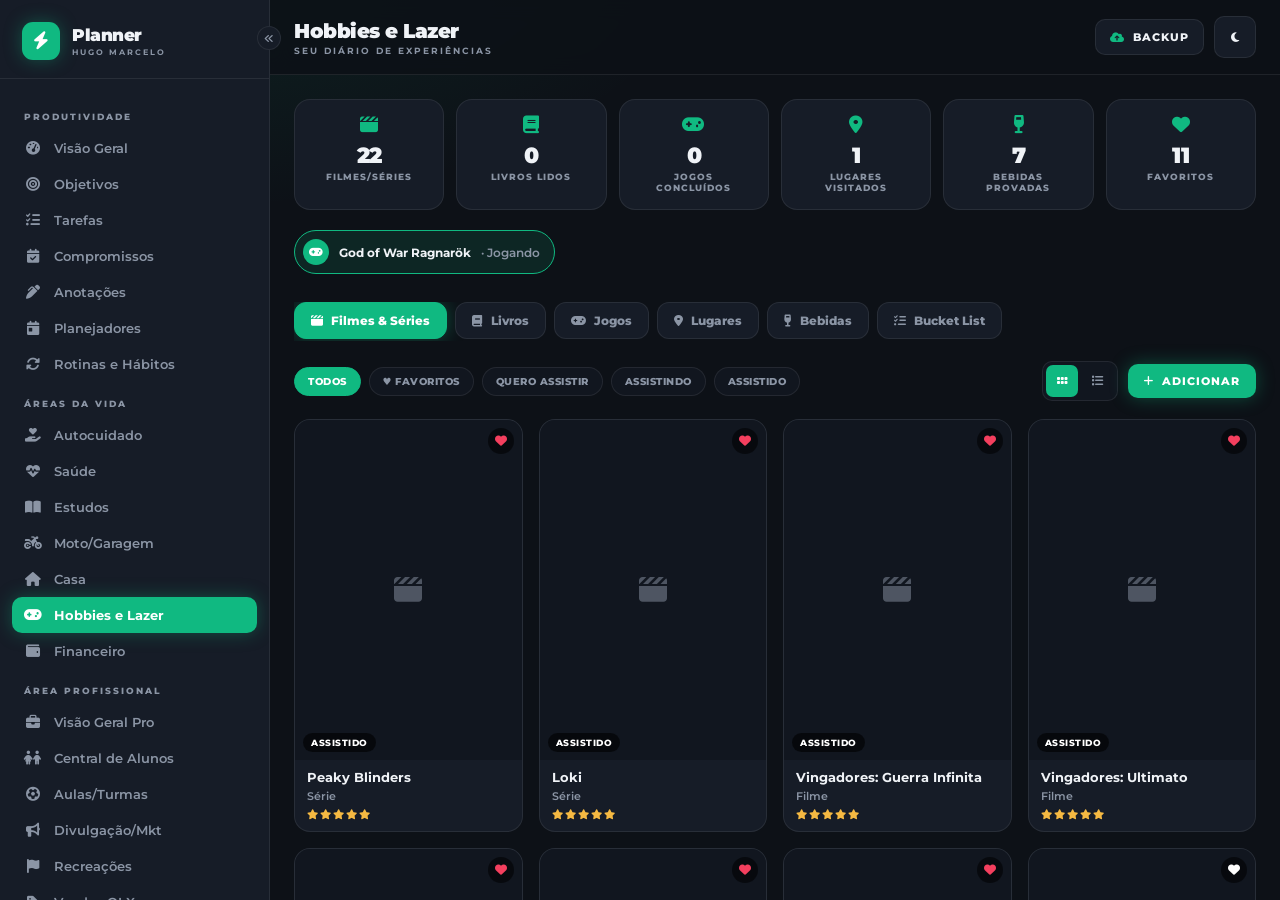
<file: Hobbies.html>
<!DOCTYPE html>
<html lang="pt-br" data-theme="dark">
<head>
  <meta charset="UTF-8">
  <meta name="viewport" content="width=device-width, initial-scale=1.0">
  <title>Planner Hugo Marcelo | Hobbies e Lazer</title>
  <link rel="stylesheet" href="https://cdnjs.cloudflare.com/ajax/libs/font-awesome/6.5.1/css/all.min.css">
  <link href="https://fonts.googleapis.com/css2?family=Montserrat:wght@400;500;600;700;800;900&display=swap" rel="stylesheet">
  <link rel="stylesheet" href="style.css">

  <style>
    /* =====================================================================
       Estilos SÓ da página Hobbies e Lazer — prefixo "hb-"
       ===================================================================== */

    /* ---- Dashboard ---- */
    .hb-stats {
      display: grid;
      grid-template-columns: repeat(2, 1fr);
      gap: 12px;
      margin-bottom: 20px;
    }
    @media (min-width: 700px)  { .hb-stats { grid-template-columns: repeat(3, 1fr); } }
    @media (min-width: 1000px) { .hb-stats { grid-template-columns: repeat(6, 1fr); } }
    .hb-stat {
      background: var(--panel);
      border: 1px solid var(--border);
      border-radius: 16px;
      padding: 16px;
      text-align: center;
    }
    .hb-stat i { font-size: 18px; color: var(--accent); margin-bottom: 8px; display: block; }
    .hb-stat__num { font-size: 22px; font-weight: 900; letter-spacing: -0.5px; }
    .hb-stat__label {
      font-size: 9px; font-weight: 800; text-transform: uppercase;
      letter-spacing: 1px; color: var(--text-muted); margin-top: 2px;
    }

    .hb-atual {
      display: flex; gap: 10px; overflow-x: auto; padding-bottom: 4px; margin-bottom: 24px;
    }
    .hb-atual::-webkit-scrollbar { height: 0; }
    .hb-atual__chip {
      flex-shrink: 0;
      display: flex; align-items: center; gap: 10px;
      background: var(--accent-soft);
      border: 1px solid var(--accent);
      border-radius: 99px;
      padding: 8px 14px 8px 8px;
      font-size: 12px; font-weight: 700;
    }
    .hb-atual__chip i {
      width: 26px; height: 26px; border-radius: 50%;
      background: var(--accent); color: #fff;
      display: grid; place-items: center; font-size: 11px;
    }
    .hb-atual__chip span.hb-atual__sub { color: var(--text-muted); font-weight: 600; }

    /* ---- Abas dos módulos ---- */
    .hb-tabs {
      display: flex; gap: 8px; overflow-x: auto; margin-bottom: 20px; padding-bottom: 2px;
    }
    .hb-tabs::-webkit-scrollbar { height: 0; }
    .hb-tab {
      flex-shrink: 0;
      display: flex; align-items: center; gap: 8px;
      padding: 10px 16px;
      border-radius: 12px;
      background: var(--panel);
      border: 1px solid var(--border);
      color: var(--text-muted);
      font-size: 12px; font-weight: 800;
      transition: all .15s;
    }
    .hb-tab:hover { color: var(--text-strong); }
    .hb-tab.is-active { background: var(--accent); border-color: var(--accent); color: #fff; box-shadow: var(--glow); }

    /* ---- Barra de ferramentas do módulo (filtros + adicionar) ---- */
    .hb-toolbar {
      display: flex; flex-wrap: wrap; gap: 10px; align-items: center;
      justify-content: space-between; margin-bottom: 18px;
    }
    .hb-filtros { display: flex; flex-wrap: wrap; gap: 8px; }
    .hb-chip-filtro {
      padding: 7px 13px; border-radius: 99px;
      background: var(--bg-soft); border: 1px solid var(--border);
      color: var(--text-muted); font-size: 10px; font-weight: 800;
      text-transform: uppercase; letter-spacing: .5px;
    }
    .hb-chip-filtro.is-active { background: var(--accent); border-color: var(--accent); color: #fff; }

    /* ---- Toggle de visualização (Grade / Lista) ---- */
    .hb-view-toggle {
      display: flex; gap: 4px;
      background: var(--bg-soft); border: 1px solid var(--border);
      border-radius: 10px; padding: 3px; flex-shrink: 0;
    }
    .hb-view-toggle button {
      width: 32px; height: 32px; border-radius: 7px;
      display: grid; place-items: center;
      color: var(--text-muted); font-size: 12px; transition: all .15s;
    }
    .hb-view-toggle button:hover { color: var(--text-strong); }
    .hb-view-toggle button.is-active { background: var(--accent); color: #fff; }

    /* ---- Grid de cards do acervo ---- */
    .hb-grid {
      display: grid; gap: 16px;
      grid-template-columns: repeat(2, 1fr);
    }
    @media (min-width: 640px)  { .hb-grid { grid-template-columns: repeat(3, 1fr); } }
    @media (min-width: 1000px) { .hb-grid { grid-template-columns: repeat(4, 1fr); } }
    @media (min-width: 1300px) { .hb-grid { grid-template-columns: repeat(5, 1fr); } }

    .hb-card {
      background: var(--panel); border: 1px solid var(--border);
      border-radius: 16px; overflow: hidden; cursor: pointer;
      transition: transform .15s, border-color .15s, box-shadow .15s;
      display: flex; flex-direction: column;
    }
    .hb-card:hover { transform: translateY(-3px); border-color: var(--accent); box-shadow: var(--shadow); }
    .hb-card__capa {
      width: 100%; aspect-ratio: 2/3; background: var(--bg-soft);
      display: grid; place-items: center; position: relative; overflow: hidden;
    }
    .hb-card__capa img { width: 100%; height: 100%; object-fit: cover; }
    .hb-card__capa i.hb-card__icone-vazio { font-size: 28px; color: var(--text-muted); opacity: .5; }
    .hb-card__fav {
      position: absolute; top: 8px; right: 8px;
      width: 26px; height: 26px; border-radius: 50%;
      background: rgba(0,0,0,.55); backdrop-filter: blur(4px);
      display: grid; place-items: center; color: #fff; font-size: 12px;
    }
    .hb-card__fav.is-fav { color: #f43f5e; }
    .hb-card__status {
      position: absolute; bottom: 8px; left: 8px;
      background: rgba(0,0,0,.6); backdrop-filter: blur(4px);
      color: #fff; font-size: 9px; font-weight: 800; text-transform: uppercase;
      letter-spacing: .5px; padding: 4px 8px; border-radius: 99px;
    }
    .hb-card__body { padding: 10px 12px 12px; display: flex; flex-direction: column; gap: 4px; flex: 1; }
    .hb-card__nome { font-size: 12.5px; font-weight: 700; line-height: 1.3; }
    .hb-card__sub { font-size: 10.5px; color: var(--text-muted); font-weight: 600; }
    .hb-card__nota { display: flex; gap: 2px; margin-top: 2px; }
    .hb-card__nota i { font-size: 10px; color: var(--border); }
    .hb-card__nota i.is-on { color: #f5b942; }
    .hb-card__progress { height: 4px; border-radius: 99px; background: var(--bg-soft); overflow: hidden; margin-top: 6px; }
    .hb-card__progress-fill { height: 100%; background: var(--accent); }

    /* ---- Checklist de progresso (dentro dos jogos) ---- */
    .hb-cl-progress-wrap { margin-bottom: 4px; }
    .hb-cl-progress-bar { height: 8px; border-radius: 99px; background: var(--bg-soft); overflow: hidden; }
    .hb-cl-progress-fill { height: 100%; background: var(--accent); transition: width .3s ease; }
    .hb-cl-progress-txt { font-size: 11px; color: var(--text-muted); margin-top: 6px; font-weight: 700; }
    .hb-cl-grupo { margin-bottom: 18px; }
    .hb-cl-grupo__head { display: flex; justify-content: space-between; align-items: center; margin-bottom: 8px; }
    .hb-cl-grupo__nome { font-size: 11px; font-weight: 800; text-transform: uppercase; letter-spacing: 1px; color: var(--accent); }
    .hb-cl-grupo__count { font-size: 10px; color: var(--text-muted); font-weight: 700; }
    .hb-cl-item { display: flex; align-items: center; gap: 10px; padding: 8px 0; border-bottom: 1px solid var(--border); }
    .hb-cl-item:last-child { border-bottom: none; }
    .hb-cl-item__check {
      width: 20px; height: 20px; border-radius: 6px; flex-shrink: 0;
      border: 2px solid var(--border); display: grid; place-items: center;
      color: transparent; font-size: 10px; cursor: pointer; transition: all .15s;
    }
    .hb-cl-item.is-feito .hb-cl-item__check { background: var(--accent); border-color: var(--accent); color: #fff; }
    .hb-cl-item__txt { flex: 1; font-size: 12.5px; cursor: pointer; }
    .hb-cl-item.is-feito .hb-cl-item__txt { text-decoration: line-through; color: var(--text-muted); }
    .hb-cl-item__del { color: var(--text-muted); font-size: 12px; padding: 4px; flex-shrink: 0; }
    .hb-cl-item__del:hover { color: #ef4444; }
    .hb-cl-add-row { display: flex; gap: 8px; margin-top: 16px; padding-top: 16px; border-top: 1px solid var(--border); flex-wrap: wrap; }
    .hb-cl-nova-cat { display: flex; gap: 8px; margin-top: 10px; }
    .hb-cl-add-row input, .hb-cl-add-row select, .hb-cl-nova-cat input {
      flex: 1; min-width: 120px; padding: 9px 10px; border-radius: 8px;
      background: var(--bg-soft); border: 1px solid var(--border);
      color: var(--text-strong); font-size: 12px; font-family: inherit;
    }
    .hb-cl-add-row button, .hb-cl-nova-cat button { flex-shrink: 0; }
    .hb-cl-vazio { font-size: 12px; color: var(--text-muted); text-align: center; padding: 24px 0; }

    .hb-vazio {
      text-align: center; padding: 50px 20px; color: var(--text-muted);
      grid-column: 1 / -1;
    }
    .hb-vazio i { font-size: 30px; margin-bottom: 12px; display: block; color: var(--accent); opacity: .6; }
    .hb-vazio p { font-size: 13px; margin-bottom: 16px; }

    /* ---- Visão em lista (imagens pequenas) ---- */
    .hb-lista { display: flex; flex-direction: column; gap: 8px; }
    .hb-lista-item {
      display: flex; align-items: center; gap: 12px;
      background: var(--panel); border: 1px solid var(--border);
      border-radius: 12px; padding: 8px 14px 8px 8px; cursor: pointer;
      transition: border-color .15s, transform .1s;
    }
    .hb-lista-item:hover { border-color: var(--accent); transform: translateX(2px); }
    .hb-lista__capa {
      width: 44px; height: 44px; border-radius: 9px; flex-shrink: 0;
      background: var(--bg-soft); display: grid; place-items: center;
      overflow: hidden; position: relative;
    }
    .hb-lista__capa img { width: 100%; height: 100%; object-fit: cover; }
    .hb-lista__capa i.hb-icone-vazio { font-size: 15px; color: var(--text-muted); opacity: .5; }
    .hb-lista__corpo { flex: 1; min-width: 0; }
    .hb-lista__nome { font-size: 13px; font-weight: 700; white-space: nowrap; overflow: hidden; text-overflow: ellipsis; }
    .hb-lista__sub { font-size: 10.5px; color: var(--text-muted); font-weight: 600; margin-top: 1px; }
    .hb-lista__nota { display: flex; gap: 2px; margin-top: 3px; }
    .hb-lista__nota i { font-size: 9px; color: var(--border); }
    .hb-lista__nota i.is-on { color: #f5b942; }
    .hb-lista__direita { display: flex; align-items: center; gap: 12px; flex-shrink: 0; }
    .hb-lista__status {
      font-size: 9px; font-weight: 800; text-transform: uppercase; letter-spacing: .5px;
      color: var(--text-muted); background: var(--bg-soft); padding: 4px 9px;
      border-radius: 99px; white-space: nowrap;
    }
    .hb-lista__fav { color: var(--border); font-size: 14px; }
    .hb-lista__fav.is-fav { color: #f43f5e; }
    .hb-lista__progress { width: 54px; height: 4px; border-radius: 99px; background: var(--bg-soft); overflow: hidden; flex-shrink: 0; }
    .hb-lista__progress-fill { height: 100%; background: var(--accent); }
    @media (max-width: 500px) {
      .hb-lista__status { display: none; } /* some no celular pra não apertar demais */
    }

    .hb-btn-add {
      display: inline-flex; align-items: center; gap: 8px;
      padding: 10px 16px; border-radius: 10px;
      background: var(--accent); color: #fff;
      font-size: 11px; font-weight: 800; text-transform: uppercase; letter-spacing: 1px;
      box-shadow: var(--glow); flex-shrink: 0;
    }
    .hb-btn-add:hover { filter: brightness(1.08); }

    /* ---- Bucket List ---- */
    .hb-bucket-item {
      display: flex; align-items: center; gap: 14px;
      background: var(--panel); border: 1px solid var(--border);
      border-radius: 14px; padding: 14px 16px; margin-bottom: 10px;
    }
    .hb-bucket-item.is-feito { opacity: .55; }
    .hb-bucket-item.is-feito .hb-bucket-item__nome { text-decoration: line-through; }
    .hb-bucket-item__check {
      width: 26px; height: 26px; border-radius: 50%; flex-shrink: 0;
      border: 2px solid var(--border); display: grid; place-items: center;
      color: transparent; font-size: 12px; transition: all .15s;
    }
    .hb-bucket-item.is-feito .hb-bucket-item__check { background: var(--accent); border-color: var(--accent); color: #fff; }
    .hb-bucket-item__txt { flex: 1; }
    .hb-bucket-item__nome { font-size: 13px; font-weight: 700; }
    .hb-bucket-item__cat {
      font-size: 9px; font-weight: 800; text-transform: uppercase; letter-spacing: .5px;
      color: var(--accent); margin-top: 2px;
    }
    .hb-bucket-item__del { color: var(--text-muted); font-size: 14px; padding: 6px; }
    .hb-bucket-item__del:hover { color: #ef4444; }

    /* ---- Modal genérico de item (maior que o de backup) ---- */
    .hb-modal__box { max-width: 480px; max-height: 90dvh; display: flex; flex-direction: column; }
    .hb-modal__body { padding: 20px; overflow-y: auto; display: flex; flex-direction: column; gap: 14px; }
    .hb-campo label {
      display: block; font-size: 10px; font-weight: 800; text-transform: uppercase;
      letter-spacing: 1px; color: var(--text-muted); margin-bottom: 6px;
    }
    .hb-campo__label-linha { display: flex; justify-content: space-between; align-items: center; margin-bottom: 6px; }
    .hb-campo__label-linha label { margin-bottom: 0; }
    .hb-link-buscar {
      display: inline-flex; align-items: center; gap: 5px;
      font-size: 10px; font-weight: 800; text-transform: uppercase; letter-spacing: .5px;
      color: var(--accent);
    }
    .hb-link-buscar:hover { text-decoration: underline; }
    .hb-campo input[type="text"], .hb-campo input[type="number"], .hb-campo input[type="url"],
    .hb-campo select, .hb-campo textarea {
      width: 100%; padding: 11px 12px; border-radius: 10px;
      background: var(--bg-soft); border: 1px solid var(--border);
      color: var(--text-strong); font-family: inherit; font-size: 13px;
    }
    .hb-campo textarea { resize: vertical; min-height: 60px; }
    .hb-campo input:focus, .hb-campo select:focus, .hb-campo textarea:focus { outline: none; border-color: var(--accent); }
    .hb-campo-linha { display: grid; grid-template-columns: 1fr 1fr; gap: 12px; }
    .hb-nota-picker { display: flex; gap: 8px; }
    .hb-nota-picker i { font-size: 22px; color: var(--border); cursor: pointer; transition: color .1s; }
    .hb-nota-picker i.is-on { color: #f5b942; }
    .hb-fav-toggle {
      display: flex; align-items: center; gap: 10px;
      background: var(--bg-soft); border: 1px solid var(--border);
      border-radius: 10px; padding: 11px 12px; cursor: pointer;
    }
    .hb-fav-toggle i { font-size: 16px; color: var(--text-muted); }
    .hb-fav-toggle.is-on i { color: #f43f5e; }
    .hb-fav-toggle span { font-size: 12px; font-weight: 700; }
    .hb-modal__footer {
      padding: 16px 20px; border-top: 1px solid var(--border);
      display: flex; gap: 10px; background: var(--panel); flex-shrink: 0;
    }
    .hb-modal__footer .btn { flex: 1; justify-content: center; }
    .hb-btn-excluir { color: #ef4444 !important; }
    .hb-btn-excluir:hover { border-color: #ef4444 !important; }
  </style>
</head>

<body class="app" data-page="hobbies">

  <div id="sidebar-container"></div>
  <div id="overlay" class="overlay" onclick="fecharMenu()"></div>

  <main class="main">

    <header class="header">
      <div class="header__left">
        <button class="btn btn--icon btn--menu" onclick="abrirMenu()" aria-label="Abrir menu">
          <i class="fa-solid fa-bars"></i>
        </button>
        <div>
          <h1 class="header__title">Hobbies e Lazer</h1>
          <p class="header__subtitle">Seu diário de experiências</p>
        </div>
      </div>
      <div class="header__actions">
        <button class="btn" onclick="abrirSync()">
          <i class="fa-solid fa-cloud-arrow-up" style="color: var(--accent)"></i>
          <span>Backup</span>
        </button>
        <button class="btn btn--icon" id="btn-tema" onclick="Tema.alternar()" aria-label="Trocar tema">
          <i class="fa-solid fa-moon"></i>
        </button>
      </div>
    </header>

    <div class="container fade-up">

      <!-- ===================== DASHBOARD ===================== -->
      <div class="hb-stats" id="hb-stats"></div>
      <div class="hb-atual" id="hb-atual"></div>

      <!-- ===================== ABAS ===================== -->
      <div class="hb-tabs" id="hb-tabs"></div>

      <!-- ===================== BARRA DE FERRAMENTAS ===================== -->
      <div class="hb-toolbar">
        <div class="hb-filtros" id="hb-filtros"></div>
        <div style="display:flex; gap:10px; align-items:center;">
          <div class="hb-view-toggle" id="hb-view-toggle"></div>
          <button class="hb-btn-add" id="hb-btn-add" onclick="abrirModalNovo()">
            <i class="fa-solid fa-plus"></i> <span id="hb-btn-add-label">Adicionar</span>
          </button>
        </div>
      </div>

      <!-- ===================== CONTEÚDO DO MÓDULO ===================== -->
      <div id="hb-conteudo"></div>

    </div>

    <div id="footer-container"></div>
  </main>

  <!-- ======= Modal de item (filmes/livros/jogos/lugares) ======= -->
  <div id="modal-item" class="modal">
    <div class="modal__box hb-modal__box">
      <div class="modal__head">
        <h3 id="hb-modal-titulo"><i class="fa-solid fa-pen" style="color:var(--accent)"></i> Item</h3>
        <button class="modal__close" onclick="fecharModalItem()"><i class="fa-solid fa-xmark"></i></button>
      </div>
      <div class="modal__body hb-modal__body" id="hb-modal-campos"></div>
      <div class="hb-modal__footer">
        <button class="btn hb-btn-excluir" id="hb-btn-excluir" onclick="excluirItemAtual()" style="display:none;">
          <i class="fa-solid fa-trash"></i> Excluir
        </button>
        <button class="btn btn--primary" onclick="salvarItemAtual()">
          <i class="fa-solid fa-check"></i> Salvar
        </button>
      </div>
    </div>
  </div>

  <!-- ======= Modal de item da Bucket List ======= -->
  <div id="modal-bucket" class="modal">
    <div class="modal__box hb-modal__box" style="max-width:380px;">
      <div class="modal__head">
        <h3><i class="fa-solid fa-list-check" style="color:var(--accent)"></i> Novo desejo</h3>
        <button class="modal__close" onclick="fecharModalBucket()"><i class="fa-solid fa-xmark"></i></button>
      </div>
      <div class="modal__body hb-modal__body">
        <div class="hb-campo">
          <label>O que você quer viver?</label>
          <input type="text" id="bk-nome" placeholder="Ex: Conhecer Fernando de Noronha">
        </div>
        <div class="hb-campo">
          <label>Categoria</label>
          <select id="bk-categoria">
            <option>Viagem</option>
            <option>Experiência</option>
            <option>Aventura</option>
            <option>Evento</option>
            <option>Outro</option>
          </select>
        </div>
      </div>
      <div class="hb-modal__footer">
        <button class="btn btn--primary" onclick="salvarBucket()" style="width:100%; justify-content:center;">
          <i class="fa-solid fa-plus"></i> Adicionar à lista
        </button>
      </div>
    </div>
  </div>

  <!-- ======= Modal de Checklist de Progresso (só módulo Jogos) ======= -->
  <div id="modal-checklist" class="modal">
    <div class="modal__box hb-modal__box" style="max-width:520px;">
      <div class="modal__head">
        <h3 id="hb-cl-titulo"><i class="fa-solid fa-list-check" style="color:var(--accent)"></i> Checklist</h3>
        <button class="modal__close" onclick="fecharChecklist()"><i class="fa-solid fa-xmark"></i></button>
      </div>
      <div class="modal__body hb-modal__body">
        <div class="hb-cl-progress-wrap">
          <div class="hb-cl-progress-bar"><div class="hb-cl-progress-fill" id="hb-cl-progress-fill"></div></div>
          <div class="hb-cl-progress-txt" id="hb-cl-progress-txt"></div>
        </div>
        <div id="hb-cl-grupos"></div>
        <div class="hb-cl-add-row">
          <select id="cl-item-grupo"></select>
          <input type="text" id="cl-item-texto" placeholder="Novo item...">
          <button class="btn btn--icon" onclick="adicionarChecklistItem()"><i class="fa-solid fa-plus"></i></button>
        </div>
        <div class="hb-cl-nova-cat">
          <input type="text" id="cl-nova-categoria" placeholder="Nova categoria (ex: Troféus Secretos)">
          <button class="btn btn--icon" onclick="adicionarChecklistCategoria()"><i class="fa-solid fa-folder-plus"></i></button>
        </div>
      </div>
    </div>
  </div>

  <!-- Modal de backup — IGUAL em todas as páginas -->
  <div id="modal-sync" class="modal">
    <div class="modal__box">
      <div class="modal__head">
        <h3><i class="fa-solid fa-cloud-arrow-up" style="color:var(--accent)"></i> Backup & Transferência</h3>
        <button class="modal__close" onclick="fecharSync()"><i class="fa-solid fa-xmark"></i></button>
      </div>
      <div class="modal__body">
        <p>Sem nuvem por enquanto: use isto pra levar seus dados entre celular e computador.</p>
        <button class="btn" onclick="exportarBackup()" style="width:100%; justify-content:center;">
          <i class="fa-solid fa-download"></i> Exportar (baixar arquivo)
        </button>
        <input type="file" id="input-import" accept=".json" onchange="importarBackup(event)" style="display:none;">
        <button class="btn btn--primary" onclick="document.getElementById('input-import').click()" style="width:100%; justify-content:center;">
          <i class="fa-solid fa-upload"></i> Importar (restaurar backup)
        </button>
      </div>
    </div>
  </div>

  <script src="app.js"></script>
  <script>
    /* =====================================================================
       HOBBIES E LAZER — lógica da página
       ---------------------------------------------------------------------
       Ideia geral: em vez de escrever um bloco de código diferente pra
       "filmes", outro pra "livros", outro pra "jogos"... eu descrevo cada
       módulo como um OBJETO DE CONFIGURAÇÃO (o que ele tem de especial:
       nome, ícone, campo extra, opções de status). Um único conjunto de
       funções genéricas (render, abrir modal, salvar, excluir) sabe ler
       essa configuração e desenhar/gravar qualquer um dos módulos.
       Isso evita repetir a mesma lógica 4 vezes.
       ===================================================================== */

    // ---- 1. Todos os dados da página moram numa única chave do Store ----
    const dadosPadrao = { filmes: [], livros: [], jogos: [], lugares: [], bebidas: [], bucket: [], visualizacao: 'grade' };
    let dados = Store.ler('hobbies', dadosPadrao);
    // Garante que módulos novos existam mesmo em backups antigos
    for (const k in dadosPadrao) if (!dados[k]) dados[k] = dadosPadrao[k];

    function salvarDados() { Store.salvar('hobbies', dados); }

    // ---- 2. Configuração de cada módulo de "acervo" ----
    const MODULOS = {
      filmes: {
        nome: 'Filmes & Séries', icone: 'fa-clapperboard', corIcone: 'fa-solid',
        vazioTxt: 'Nenhum filme ou série por aqui ainda.',
        statusOpcoes: ['Quero assistir', 'Assistindo', 'Assistido'],
        statusAtual: 'Assistindo',
        campoExtra: { id: 'tipo', label: 'Tipo', tipo: 'select', opcoes: ['Filme', 'Série'] },
        subtitulo: it => [it.tipo, it.ano].filter(Boolean).join(' · '),
        campoAno: true,
      },
      livros: {
        nome: 'Livros', icone: 'fa-book', corIcone: 'fa-solid',
        vazioTxt: 'Nenhum livro registrado ainda.',
        statusOpcoes: ['Quero ler', 'Lendo', 'Lido'],
        statusAtual: 'Lendo',
        campoExtra: { id: 'autor', label: 'Autor', tipo: 'text', placeholder: 'Ex: James Clear' },
        subtitulo: it => it.autor || '',
      },
      jogos: {
        nome: 'Jogos', icone: 'fa-gamepad', corIcone: 'fa-solid',
        vazioTxt: 'Nenhum jogo registrado ainda.',
        statusOpcoes: ['Wishlist', 'Jogando', 'Concluído'],
        statusAtual: 'Jogando',
        campoExtra: { id: 'plataforma', label: 'Plataforma', tipo: 'select', opcoes: ['PS5', 'PC', 'Xbox', 'Switch', 'Mobile', 'Outra'] },
        subtitulo: it => it.plataforma || '',
      },
      lugares: {
        nome: 'Lugares & Restaurantes', icone: 'fa-location-dot', corIcone: 'fa-solid',
        vazioTxt: 'Nenhum lugar registrado ainda.',
        statusOpcoes: ['Quero ir', 'Já fui'],
        statusAtual: null,
        campoExtra: { id: 'categoria', label: 'Categoria', tipo: 'select', opcoes: ['Restaurante', 'Parque', 'Museu', 'Passeio', 'Cidade', 'Evento', 'Outro'] },
        campoCidade: true,
        subtitulo: it => [it.categoria, it.cidade].filter(Boolean).join(' · '),
      },
      bebidas: {
        nome: 'Bebidas', icone: 'fa-wine-glass', corIcone: 'fa-solid',
        vazioTxt: 'Nenhuma bebida registrada ainda.',
        statusOpcoes: ['Quero provar', 'Provado'],
        statusAtual: null,
        campoExtra: { id: 'uva', label: 'Tipo de Uva / Estilo', tipo: 'text', placeholder: 'Ex: Cabernet Sauvignon' },
        subtitulo: it => it.uva || '',
      },
    };

    const ORDEM_MODULOS = ['filmes', 'livros', 'jogos', 'lugares', 'bebidas', 'bucket'];
    let moduloAtivo = 'filmes';
    let filtroAtivo = 'todos';
    let idEditando = null; // se null = está criando um item novo

    // ---- 3. Utilitários ----
    function uid() { return Date.now().toString(36) + Math.random().toString(36).slice(2, 6); }
    function escapeHtml(s) {
      return (s || '').replace(/[&<>"']/g, c => ({ '&': '&amp;', '<': '&lt;', '>': '&gt;', '"': '&quot;', "'": '&#39;' }[c]));
    }
    function estrelas(nota, tam) {
      let html = '';
      for (let i = 1; i <= 5; i++) html += `<i class="fa-solid fa-star ${i <= (nota || 0) ? 'is-on' : ''}" style="${tam ? 'font-size:' + tam + 'px' : ''}"></i>`;
      return html;
    }

    // ---- 4. Dashboard ----
    function renderDashboard() {
      const totalFavoritos = ['filmes', 'livros', 'jogos', 'lugares', 'bebidas']
        .reduce((soma, m) => soma + dados[m].filter(it => it.favorito).length, 0);

      const stats = [
        { icone: 'fa-clapperboard', num: dados.filmes.filter(it => it.status === 'Assistido').length, label: 'Filmes/Séries' },
        { icone: 'fa-book', num: dados.livros.filter(it => it.status === 'Lido').length, label: 'Livros Lidos' },
        { icone: 'fa-gamepad', num: dados.jogos.filter(it => it.status === 'Concluído').length, label: 'Jogos Concluídos' },
        { icone: 'fa-location-dot', num: dados.lugares.filter(it => it.status === 'Já fui').length, label: 'Lugares Visitados' },
        { icone: 'fa-wine-glass', num: dados.bebidas.filter(it => it.status === 'Provado').length, label: 'Bebidas Provadas' },
        { icone: 'fa-heart', num: totalFavoritos, label: 'Favoritos' },
      ];
      document.getElementById('hb-stats').innerHTML = stats.map(s => `
        <div class="hb-stat">
          <i class="fa-solid ${s.icone}"></i>
          <div class="hb-stat__num">${s.num}</div>
          <div class="hb-stat__label">${s.label}</div>
        </div>
      `).join('');

      // "Fazendo agora" — pega o item mais recente de cada módulo cujo status é o "atual"
      const chips = [];
      for (const [chave, cfg] of Object.entries(MODULOS)) {
        if (!cfg.statusAtual) continue;
        const item = dados[chave].filter(it => it.status === cfg.statusAtual).slice(-1)[0];
        if (item) chips.push({ icone: cfg.icone, nome: item.nome, sub: cfg.statusAtual });
      }
      const atualEl = document.getElementById('hb-atual');
      if (!chips.length) {
        atualEl.innerHTML = '';
      } else {
        atualEl.innerHTML = chips.map(c => `
          <div class="hb-atual__chip">
            <i class="fa-solid ${c.icone}"></i>
            <span>${escapeHtml(c.nome)}</span>
            <span class="hb-atual__sub">· ${c.sub}</span>
          </div>
        `).join('');
      }
    }

    // ---- 5. Abas ----
    function renderTabs() {
      const labels = { filmes: 'Filmes & Séries', livros: 'Livros', jogos: 'Jogos', lugares: 'Lugares', bebidas: 'Bebidas', bucket: 'Bucket List' };
      const icones = { filmes: 'fa-clapperboard', livros: 'fa-book', jogos: 'fa-gamepad', lugares: 'fa-location-dot', bebidas: 'fa-wine-glass', bucket: 'fa-list-check' };
      document.getElementById('hb-tabs').innerHTML = ORDEM_MODULOS.map(m => `
        <button class="hb-tab ${moduloAtivo === m ? 'is-active' : ''}" onclick="trocarModulo('${m}')">
          <i class="fa-solid ${icones[m]}"></i> ${labels[m]}
        </button>
      `).join('');
    }
    function trocarModulo(m) {
      moduloAtivo = m;
      filtroAtivo = 'todos';
      renderTudo();
    }

    // ---- 6. Filtros + botão adicionar (mudam de acordo com o módulo) ----
    function renderToolbar() {
      const btnLabel = document.getElementById('hb-btn-add-label');
      const filtrosEl = document.getElementById('hb-filtros');
      const toggleEl = document.getElementById('hb-view-toggle');

      if (moduloAtivo === 'bucket') {
        toggleEl.innerHTML = ''; // bucket list já é uma lista, não precisa do toggle
        btnLabel.textContent = 'Novo desejo';
        filtrosEl.innerHTML = ['todos', 'pendentes', 'conquistas'].map(f => `
          <button class="hb-chip-filtro ${filtroAtivo === f ? 'is-active' : ''}" onclick="filtrar('${f}')">
            ${f === 'todos' ? 'Todos' : f === 'pendentes' ? 'Pendentes' : 'Conquistas'}
          </button>
        `).join('');
        return;
      }

      toggleEl.innerHTML = `
        <button class="${dados.visualizacao === 'grade' ? 'is-active' : ''}" onclick="mudarVisualizacao('grade')" aria-label="Ver em grade">
          <i class="fa-solid fa-grip"></i>
        </button>
        <button class="${dados.visualizacao === 'lista' ? 'is-active' : ''}" onclick="mudarVisualizacao('lista')" aria-label="Ver em lista">
          <i class="fa-solid fa-list"></i>
        </button>
      `;

      const cfg = MODULOS[moduloAtivo];
      btnLabel.textContent = 'Adicionar';
      const opcoesFiltro = ['todos', 'favoritos', ...cfg.statusOpcoes];
      filtrosEl.innerHTML = opcoesFiltro.map(f => `
        <button class="hb-chip-filtro ${filtroAtivo === f ? 'is-active' : ''}" onclick="filtrar('${f.replace(/'/g, "\\'")}')">
          ${f === 'todos' ? 'Todos' : f === 'favoritos' ? '♥ Favoritos' : f}
        </button>
      `).join('');
    }
    function filtrar(f) { filtroAtivo = f; renderConteudo(); }
    function mudarVisualizacao(v) {
      dados.visualizacao = v;
      salvarDados();
      renderToolbar();
      renderConteudo();
    }

    // ---- 7. Conteúdo (grid de cards OU lista da bucket list) ----
    function renderConteudo() {
      if (moduloAtivo === 'bucket') { renderBucket(); return; }

      const cfg = MODULOS[moduloAtivo];
      let itens = [...dados[moduloAtivo]];

      if (filtroAtivo === 'favoritos') itens = itens.filter(it => it.favorito);
      else if (filtroAtivo !== 'todos') itens = itens.filter(it => it.status === filtroAtivo);

      itens.sort((a, b) => (b.nota || 0) - (a.nota || 0));

      const el = document.getElementById('hb-conteudo');
      if (!itens.length) {
        el.innerHTML = `
          <div class="hb-vazio">
            <i class="fa-solid ${cfg.icone}"></i>
            <p>${cfg.vazioTxt}</p>
            <button class="hb-btn-add" onclick="abrirModalNovo()"><i class="fa-solid fa-plus"></i> Adicionar</button>
          </div>`;
        return;
      }

      if (dados.visualizacao === 'lista') {
        el.innerHTML = `<div class="hb-lista">${itens.map(it => {
          const p = moduloAtivo === 'jogos' ? progressoChecklist(it) : null;
          return `
          <div class="hb-lista-item" onclick="abrirModalEditar('${it.id}')">
            <div class="hb-lista__capa">
              ${it.capa
                ? `<img src="${escapeHtml(it.capa)}" alt="" onerror="this.style.display='none'; this.parentElement.querySelector('.hb-icone-vazio').style.display='block';">`
                : ''}
              <i class="fa-solid ${cfg.icone} hb-icone-vazio" style="${it.capa ? 'display:none' : ''}"></i>
            </div>
            <div class="hb-lista__corpo">
              <div class="hb-lista__nome">${escapeHtml(it.nome)}</div>
              <div class="hb-lista__sub">${escapeHtml(cfg.subtitulo(it))}</div>
              <div class="hb-lista__nota">${estrelas(it.nota)}</div>
            </div>
            <div class="hb-lista__direita">
              ${p ? `<div class="hb-lista__progress"><div class="hb-lista__progress-fill" style="width:${p.pct}%"></div></div>` : ''}
              ${it.status ? `<span class="hb-lista__status">${it.status}</span>` : ''}
              <i class="fa-solid fa-heart hb-lista__fav ${it.favorito ? 'is-fav' : ''}"></i>
            </div>
          </div>`;
        }).join('')}</div>`;
        return;
      }

      el.innerHTML = `<div class="hb-grid">${itens.map(it => `
        <div class="hb-card" onclick="abrirModalEditar('${it.id}')">
          <div class="hb-card__capa">
            ${it.capa
              ? `<img src="${escapeHtml(it.capa)}" alt="" onerror="this.style.display='none'; this.parentElement.querySelector('.hb-card__icone-vazio').style.display='block';">`
              : ''}
            <i class="fa-solid ${cfg.icone} hb-card__icone-vazio" style="${it.capa ? 'display:none' : ''}"></i>
            <div class="hb-card__fav ${it.favorito ? 'is-fav' : ''}"><i class="fa-solid fa-heart"></i></div>
            ${it.status ? `<div class="hb-card__status">${it.status}</div>` : ''}
          </div>
          <div class="hb-card__body">
            <div class="hb-card__nome">${escapeHtml(it.nome)}</div>
            <div class="hb-card__sub">${escapeHtml(cfg.subtitulo(it))}</div>
            <div class="hb-card__nota">${estrelas(it.nota)}</div>
            ${moduloAtivo === 'jogos' && progressoChecklist(it) ? `<div class="hb-card__progress"><div class="hb-card__progress-fill" style="width:${progressoChecklist(it).pct}%"></div></div>` : ''}
          </div>
        </div>
      `).join('')}</div>`;
    }

    // ---- 8. Bucket List (lista, não grid) ----
    function renderBucket() {
      let itens = [...dados.bucket];
      if (filtroAtivo === 'pendentes') itens = itens.filter(it => !it.concluido);
      else if (filtroAtivo === 'conquistas') itens = itens.filter(it => it.concluido);

      const el = document.getElementById('hb-conteudo');
      if (!itens.length) {
        el.innerHTML = `
          <div class="hb-vazio">
            <i class="fa-solid fa-list-check"></i>
            <p>Sua bucket list está vazia. Que tal sonhar um pouco?</p>
            <button class="hb-btn-add" onclick="abrirModalNovo()"><i class="fa-solid fa-plus"></i> Novo desejo</button>
          </div>`;
        return;
      }
      el.innerHTML = itens.map(it => `
        <div class="hb-bucket-item ${it.concluido ? 'is-feito' : ''}">
          <div class="hb-bucket-item__check" onclick="toggleBucket('${it.id}')"><i class="fa-solid fa-check"></i></div>
          <div class="hb-bucket-item__txt" onclick="toggleBucket('${it.id}')">
            <div class="hb-bucket-item__nome">${escapeHtml(it.nome)}</div>
            <div class="hb-bucket-item__cat">${escapeHtml(it.categoria)}</div>
          </div>
          <button class="hb-bucket-item__del" onclick="excluirBucket('${it.id}')"><i class="fa-solid fa-trash"></i></button>
        </div>
      `).join('');
    }
    function toggleBucket(id) {
      const it = dados.bucket.find(i => i.id === id);
      it.concluido = !it.concluido;
      salvarDados(); renderTudo();
    }
    function excluirBucket(id) {
      dados.bucket = dados.bucket.filter(i => i.id !== id);
      salvarDados(); renderTudo();
    }

    // ---- 9. Modal genérico de item (acervo) ----
    function abrirModalNovo() {
      if (moduloAtivo === 'bucket') { abrirModalBucket(); return; }
      idEditando = null;
      montarModalItem({});
    }
    function abrirModalEditar(id) {
      idEditando = id;
      const item = dados[moduloAtivo].find(i => i.id === id);
      montarModalItem(item);
    }
    function montarModalItem(item) {
      const cfg = MODULOS[moduloAtivo];
      document.getElementById('hb-modal-titulo').innerHTML =
        `<i class="fa-solid ${cfg.icone}" style="color:var(--accent)"></i> ${idEditando ? 'Editar' : 'Novo'} · ${cfg.nome}`;
      document.getElementById('hb-btn-excluir').style.display = idEditando ? 'flex' : 'none';

      const campoExtraHtml = cfg.campoExtra.tipo === 'select'
        ? `<select id="it-extra">${cfg.campoExtra.opcoes.map(o => `<option ${item[cfg.campoExtra.id] === o ? 'selected' : ''}>${o}</option>`).join('')}</select>`
        : `<input type="text" id="it-extra" placeholder="${cfg.campoExtra.placeholder || ''}" value="${escapeHtml(item[cfg.campoExtra.id])}">`;

      document.getElementById('hb-modal-campos').innerHTML = `
        <div class="hb-campo">
          <label>Nome</label>
          <input type="text" id="it-nome" placeholder="Nome" value="${escapeHtml(item.nome)}">
        </div>
        <div class="hb-campo-linha">
          <div class="hb-campo">
            <label>${cfg.campoExtra.label}</label>
            ${campoExtraHtml}
          </div>
          ${cfg.campoAno
            ? `<div class="hb-campo"><label>Ano</label><input type="number" id="it-ano" placeholder="2026" value="${item.ano || ''}"></div>`
            : cfg.campoCidade
              ? `<div class="hb-campo"><label>Cidade</label><input type="text" id="it-cidade" placeholder="Belo Horizonte" value="${escapeHtml(item.cidade)}"></div>`
              : `<div></div>`}
        </div>
        <div class="hb-campo">
          <div class="hb-campo__label-linha">
            <label>Capa (link de imagem, opcional)</label>
            <button type="button" class="hb-link-buscar" onclick="buscarImagemGoogle()">
              <i class="fa-solid fa-magnifying-glass"></i> Buscar imagem
            </button>
          </div>
          <input type="url" id="it-capa" placeholder="https://..." value="${escapeHtml(item.capa)}">
        </div>
        <div class="hb-campo-linha">
          <div class="hb-campo">
            <label>Status</label>
            <select id="it-status">${cfg.statusOpcoes.map(o => `<option ${item.status === o ? 'selected' : ''}>${o}</option>`).join('')}</select>
          </div>
          <div class="hb-campo">
            <label>Nota</label>
            <div class="hb-nota-picker" id="it-nota-picker" data-nota="${item.nota || 0}">${[1, 2, 3, 4, 5].map(n => `
              <i class="fa-solid fa-star ${n <= (item.nota || 0) ? 'is-on' : ''}" onclick="setNota(${n})"></i>
            `).join('')}</div>
          </div>
        </div>
        <div class="hb-fav-toggle ${item.favorito ? 'is-on' : ''}" id="it-fav-toggle" onclick="toggleFavCampo()">
          <i class="fa-solid fa-heart"></i> <span>Marcar como favorito</span>
        </div>
        <div class="hb-campo">
          <label>Comentário</label>
          <textarea id="it-comentario" placeholder="O que achou? Alguma lembrança?">${escapeHtml(item.comentario)}</textarea>
        </div>
        ${moduloAtivo === 'jogos' && idEditando ? (() => {
          const p = progressoChecklist(item);
          const label = p ? `${p.feitos}/${p.total} concluídos (${p.pct}%)` : 'Criar checklist de progresso';
          return `<button type="button" class="btn" style="width:100%; justify-content:center;" onclick="abrirChecklist('${idEditando}')">
            <i class="fa-solid fa-list-check"></i> ${label}
          </button>`;
        })() : ''}
      `;
      document.getElementById('modal-item').classList.add('is-open');
    }
    function setNota(n) {
      const picker = document.getElementById('it-nota-picker');
      const notaAtual = Number(picker.dataset.nota) === n ? 0 : n; // clicar na mesma estrela zera
      picker.dataset.nota = notaAtual;
      [...picker.children].forEach((i, idx) => i.classList.toggle('is-on', idx < notaAtual));
    }
    function toggleFavCampo() { document.getElementById('it-fav-toggle').classList.toggle('is-on'); }
    function fecharModalItem() { document.getElementById('modal-item').classList.remove('is-open'); }
    function buscarImagemGoogle() {
      const nome = document.getElementById('it-nome').value.trim();
      if (!nome) { document.getElementById('it-nome').focus(); return; }
      // Uma palavra de contexto por módulo ajuda a busca a trazer a imagem certa
      const contexto = { filmes: 'poster', livros: 'capa livro', jogos: 'capa jogo', lugares: '', bebidas: 'garrafa vinho' }[moduloAtivo] || '';
      const q = encodeURIComponent(`${nome} ${contexto}`.trim());
      window.open(`https://www.google.com/search?tbm=isch&q=${q}`, '_blank');
    }

    function salvarItemAtual() {
      const cfg = MODULOS[moduloAtivo];
      const nome = document.getElementById('it-nome').value.trim();
      if (!nome) { document.getElementById('it-nome').focus(); return; }

      const item = {
        id: idEditando || uid(),
        nome,
        capa: document.getElementById('it-capa').value.trim(),
        status: document.getElementById('it-status').value,
        nota: Number(document.getElementById('it-nota-picker').dataset.nota) || 0,
        favorito: document.getElementById('it-fav-toggle').classList.contains('is-on'),
        comentario: document.getElementById('it-comentario').value.trim(),
        [cfg.campoExtra.id]: document.getElementById('it-extra').value.trim(),
      };
      if (cfg.campoAno) item.ano = document.getElementById('it-ano').value.trim();
      if (cfg.campoCidade) item.cidade = document.getElementById('it-cidade').value.trim();

      if (idEditando) {
        const idx = dados[moduloAtivo].findIndex(i => i.id === idEditando);
        dados[moduloAtivo][idx] = item;
      } else {
        dados[moduloAtivo].push(item);
      }
      salvarDados();
      fecharModalItem();
      renderTudo();
    }
    function excluirItemAtual() {
      dados[moduloAtivo] = dados[moduloAtivo].filter(i => i.id !== idEditando);
      salvarDados();
      fecharModalItem();
      renderTudo();
    }

    // ---- 10. Checklist de progresso (só módulo Jogos) ----
    function progressoChecklist(item) {
      if (!item || !item.checklist || !item.checklist.grupos.length) return null;
      let total = 0, feitos = 0;
      item.checklist.grupos.forEach(g => { total += g.itens.length; feitos += g.itens.filter(i => i.feito).length; });
      if (!total) return null;
      return { feitos, total, pct: Math.round((feitos / total) * 100) };
    }
    let checklistGameId = null;
    function getJogoChecklistAtual() { return dados.jogos.find(i => i.id === checklistGameId); }

    function abrirChecklist(id) {
      checklistGameId = id;
      const item = getJogoChecklistAtual();
      if (!item.checklist) item.checklist = { grupos: [] };
      renderChecklist();
      document.getElementById('modal-checklist').classList.add('is-open');
    }
    function fecharChecklist() {
      document.getElementById('modal-checklist').classList.remove('is-open');
      renderConteudo(); // atualiza a barrinha de progresso no card
    }
    function renderChecklist() {
      const item = getJogoChecklistAtual();
      document.getElementById('hb-cl-titulo').innerHTML = `<i class="fa-solid fa-list-check" style="color:var(--accent)"></i> ${escapeHtml(item.nome)}`;
      const grupos = item.checklist.grupos;
      const p = progressoChecklist(item);
      document.getElementById('hb-cl-progress-fill').style.width = (p ? p.pct : 0) + '%';
      document.getElementById('hb-cl-progress-txt').textContent = p
        ? `${p.feitos} / ${p.total} concluídos (${p.pct}%)`
        : 'Nenhum item ainda';

      document.getElementById('hb-cl-grupos').innerHTML = grupos.length ? grupos.map(g => `
        <div class="hb-cl-grupo">
          <div class="hb-cl-grupo__head">
            <span class="hb-cl-grupo__nome">${escapeHtml(g.nome)}</span>
            <span class="hb-cl-grupo__count">${g.itens.filter(i => i.feito).length}/${g.itens.length}</span>
          </div>
          ${g.itens.length ? g.itens.map(i => `
            <div class="hb-cl-item ${i.feito ? 'is-feito' : ''}">
              <div class="hb-cl-item__check" onclick="toggleChecklistItem('${g.id}','${i.id}')"><i class="fa-solid fa-check"></i></div>
              <div class="hb-cl-item__txt" onclick="toggleChecklistItem('${g.id}','${i.id}')">${escapeHtml(i.texto)}</div>
              <button class="hb-cl-item__del" onclick="excluirChecklistItem('${g.id}','${i.id}')"><i class="fa-solid fa-trash"></i></button>
            </div>
          `).join('') : `<p class="hb-cl-vazio">Categoria vazia.</p>`}
        </div>
      `).join('') : `<p class="hb-cl-vazio">Nenhuma categoria ainda. Crie uma abaixo.</p>`;

      document.getElementById('cl-item-grupo').innerHTML = grupos.map(g => `<option value="${g.id}">${escapeHtml(g.nome)}</option>`).join('');
    }
    function toggleChecklistItem(grupoId, itemId) {
      const item = getJogoChecklistAtual();
      const it = item.checklist.grupos.find(g => g.id === grupoId).itens.find(i => i.id === itemId);
      it.feito = !it.feito;
      salvarDados(); renderChecklist();
    }
    function excluirChecklistItem(grupoId, itemId) {
      const item = getJogoChecklistAtual();
      const grupo = item.checklist.grupos.find(g => g.id === grupoId);
      grupo.itens = grupo.itens.filter(i => i.id !== itemId);
      salvarDados(); renderChecklist();
    }
    function adicionarChecklistItem() {
      const texto = document.getElementById('cl-item-texto').value.trim();
      const grupoId = document.getElementById('cl-item-grupo').value;
      if (!texto || !grupoId) return;
      const item = getJogoChecklistAtual();
      item.checklist.grupos.find(g => g.id === grupoId).itens.push({ id: uid(), texto, feito: false });
      document.getElementById('cl-item-texto').value = '';
      salvarDados(); renderChecklist();
    }
    function adicionarChecklistCategoria() {
      const nome = document.getElementById('cl-nova-categoria').value.trim();
      if (!nome) return;
      const item = getJogoChecklistAtual();
      item.checklist.grupos.push({ id: uid(), nome, itens: [] });
      document.getElementById('cl-nova-categoria').value = '';
      salvarDados(); renderChecklist();
    }

    // ---- 11. Modal da Bucket List ----
    function abrirModalBucket() {
      document.getElementById('bk-nome').value = '';
      document.getElementById('bk-categoria').selectedIndex = 0;
      document.getElementById('modal-bucket').classList.add('is-open');
    }
    function fecharModalBucket() { document.getElementById('modal-bucket').classList.remove('is-open'); }
    function salvarBucket() {
      const nome = document.getElementById('bk-nome').value.trim();
      if (!nome) { document.getElementById('bk-nome').focus(); return; }
      dados.bucket.push({ id: uid(), nome, categoria: document.getElementById('bk-categoria').value, concluido: false });
      salvarDados();
      fecharModalBucket();
      renderTudo();
    }

    // ---- 12. Orquestração ----
    function renderTudo() {
      renderDashboard();
      renderTabs();
      renderToolbar();
      renderConteudo();
    }

    // ---- 13. Dados iniciais (só roda uma vez, se você nunca usou a página) ----
    function seedInicial() {
      // Guarda de segurança: se a chave já existe no navegador (mesmo vazia
      // por causa do Store.ler acima), não mexe em nada — evita sobrescrever
      // qualquer coisa que você já tenha cadastrado.
      if (localStorage.getItem('planner_hobbies') !== null) return;

      const mkGrupo = (nome, textos) => ({ id: uid(), nome, itens: textos.map(t => ({ id: uid(), texto: t, feito: false })) });

      dados.filmes = [
        // --- Séries (ranking "melhores" = favorito) ---
        { id: uid(), nome: 'Peaky Blinders', tipo: 'Série', ano: '', status: 'Assistido', nota: 5, favorito: true, capa: '', comentario: 'Top 1 do ranking de séries.' },
        { id: uid(), nome: 'Loki', tipo: 'Série', ano: '', status: 'Assistido', nota: 5, favorito: true, capa: '', comentario: 'Top 2 do ranking de séries.' },
        { id: uid(), nome: 'Vikings', tipo: 'Série', ano: '', status: 'Assistido', nota: 4, favorito: true, capa: '', comentario: 'Top 3 do ranking de séries.' },
        { id: uid(), nome: 'Breaking Bad', tipo: 'Série', ano: '', status: 'Assistido', nota: 4, favorito: true, capa: '', comentario: 'Top 4 do ranking de séries.' },
        { id: uid(), nome: 'Better Call Saul', tipo: 'Série', ano: '', status: 'Assistido', nota: 4, favorito: true, capa: '', comentario: 'Top 5 do ranking de séries.' },
        { id: uid(), nome: 'Dragon Ball Super', tipo: 'Série', ano: '', status: 'Assistido', nota: 4, favorito: false, capa: '', comentario: '' },
        { id: uid(), nome: 'The Ranch', tipo: 'Série', ano: '', status: 'Assistido', nota: 3, favorito: false, capa: '', comentario: '' },
        // --- Filmes (ranking "melhores" = favorito) ---
        { id: uid(), nome: 'Vingadores: Guerra Infinita', tipo: 'Filme', ano: '', status: 'Assistido', nota: 5, favorito: true, capa: '', comentario: 'Top 1 do ranking de filmes.' },
        { id: uid(), nome: 'Vingadores: Ultimato', tipo: 'Filme', ano: '', status: 'Assistido', nota: 5, favorito: true, capa: '', comentario: 'Top 2 do ranking de filmes.' },
        { id: uid(), nome: 'Homem-Aranha: Sem Volta Para Casa', tipo: 'Filme', ano: '', status: 'Assistido', nota: 5, favorito: true, capa: '', comentario: 'Top 3 do ranking de filmes.' },
        { id: uid(), nome: 'À Procura da Felicidade', tipo: 'Filme', ano: '', status: 'Assistido', nota: 5, favorito: true, capa: '', comentario: 'Top 4 do ranking de filmes.' },
        { id: uid(), nome: 'O Homem que Mudou o Jogo', tipo: 'Filme', ano: '', status: 'Assistido', nota: 5, favorito: true, capa: '', comentario: 'Top 5 do ranking de filmes.' },
        { id: uid(), nome: 'Deadpool e Wolverine', tipo: 'Filme', ano: '', status: 'Assistido', nota: 5, favorito: false, capa: '', comentario: '' },
        { id: uid(), nome: 'Superman', tipo: 'Filme', ano: '', status: 'Assistido', nota: 4, favorito: false, capa: '', comentario: '' },
        { id: uid(), nome: 'Quarteto Fantástico', tipo: 'Filme', ano: '', status: 'Assistido', nota: 4, favorito: false, capa: '', comentario: '' },
        { id: uid(), nome: 'Planeta dos Macacos: Origem', tipo: 'Filme', ano: '', status: 'Assistido', nota: 4, favorito: false, capa: '', comentario: '' },
        { id: uid(), nome: 'Planeta dos Macacos: Confronto', tipo: 'Filme', ano: '', status: 'Assistido', nota: 4, favorito: false, capa: '', comentario: '' },
        { id: uid(), nome: 'Planeta dos Macacos: A Guerra', tipo: 'Filme', ano: '', status: 'Assistido', nota: 4, favorito: false, capa: '', comentario: '' },
        { id: uid(), nome: 'Planeta dos Macacos: O Reinado', tipo: 'Filme', ano: '', status: 'Assistido', nota: 3, favorito: false, capa: '', comentario: '' },
        { id: uid(), nome: 'Robô Selvagem', tipo: 'Filme', ano: '', status: 'Assistido', nota: 3, favorito: false, capa: '', comentario: '' },
        { id: uid(), nome: 'Meu Malvado Favorito 4', tipo: 'Filme', ano: '', status: 'Assistido', nota: 3, favorito: false, capa: '', comentario: '' },
        { id: uid(), nome: 'Brilho Eterno de uma Mente sem Lembranças', tipo: 'Filme', ano: '', status: 'Assistido', nota: 3, favorito: false, capa: '', comentario: '' },
        // --- Quero assistir ---
        { id: uid(), nome: 'Godzilla x Kong: O Novo Império', tipo: 'Filme', ano: '', status: 'Quero assistir', nota: 0, favorito: false, capa: '', comentario: '' },
        { id: uid(), nome: 'Venom 3: A Última Rodada', tipo: 'Filme', ano: '', status: 'Quero assistir', nota: 0, favorito: false, capa: '', comentario: '' },
        { id: uid(), nome: 'Não Espere Muito do Fim do Mundo', tipo: 'Filme', ano: '', status: 'Quero assistir', nota: 0, favorito: false, capa: '', comentario: '' },
        { id: uid(), nome: 'Sociedade da Neve', tipo: 'Filme', ano: '', status: 'Quero assistir', nota: 0, favorito: false, capa: '', comentario: '' },
        { id: uid(), nome: 'Gladiador', tipo: 'Filme', ano: '', status: 'Quero assistir', nota: 0, favorito: false, capa: '', comentario: '' },
      ];

      dados.lugares = [
        // --- Já fui ---
        { id: uid(), nome: 'Parque Ecológico', categoria: 'Parque', cidade: '', status: 'Já fui', nota: 4, favorito: false, capa: '', comentario: '' },
        // --- Quero ir ---
        { id: uid(), nome: 'Museu de Inhotim', categoria: 'Museu', cidade: '', status: 'Quero ir', nota: 0, favorito: false, capa: '', comentario: '' },
        { id: uid(), nome: 'Parque Guanabara', categoria: 'Parque', cidade: 'Belo Horizonte', status: 'Quero ir', nota: 0, favorito: false, capa: '', comentario: '' },
        { id: uid(), nome: 'Parque Municipal', categoria: 'Parque', cidade: 'Belo Horizonte', status: 'Quero ir', nota: 0, favorito: false, capa: '', comentario: '' },
        { id: uid(), nome: 'Museu da Arena MRV', categoria: 'Museu', cidade: 'Belo Horizonte', status: 'Quero ir', nota: 0, favorito: false, capa: '', comentario: '' },
        { id: uid(), nome: 'Museu do Mineirão', categoria: 'Museu', cidade: 'Belo Horizonte', status: 'Quero ir', nota: 0, favorito: false, capa: '', comentario: '' },
        { id: uid(), nome: 'Parque Mangabeiras', categoria: 'Parque', cidade: 'Belo Horizonte', status: 'Quero ir', nota: 0, favorito: false, capa: '', comentario: '' },
        { id: uid(), nome: 'Boliche', categoria: 'Passeio', cidade: '', status: 'Quero ir', nota: 0, favorito: false, capa: '', comentario: '' },
        { id: uid(), nome: 'Kart', categoria: 'Passeio', cidade: '', status: 'Quero ir', nota: 0, favorito: false, capa: '', comentario: '' },
        { id: uid(), nome: 'Sesc Ouro Preto', categoria: 'Passeio', cidade: 'Ouro Preto', status: 'Quero ir', nota: 0, favorito: false, capa: '', comentario: '' },
        { id: uid(), nome: 'Espaço do Conhecimento UFMG', categoria: 'Museu', cidade: 'Belo Horizonte', status: 'Quero ir', nota: 0, favorito: false, capa: '', comentario: '' },
        { id: uid(), nome: 'Museu de Artes e Ofícios', categoria: 'Museu', cidade: 'Belo Horizonte', status: 'Quero ir', nota: 0, favorito: false, capa: '', comentario: '' },
        { id: uid(), nome: 'Praça do Papa', categoria: 'Passeio', cidade: 'Belo Horizonte', status: 'Quero ir', nota: 0, favorito: false, capa: '', comentario: '' },
        { id: uid(), nome: 'Museu do Banco do Brasil', categoria: 'Museu', cidade: '', status: 'Quero ir', nota: 0, favorito: false, capa: '', comentario: '' },
        { id: uid(), nome: 'Igreja da Pampulha', categoria: 'Passeio', cidade: 'Belo Horizonte', status: 'Quero ir', nota: 0, favorito: false, capa: '', comentario: '' },
        { id: uid(), nome: 'Impulse Parque', categoria: 'Parque', cidade: '', status: 'Quero ir', nota: 0, favorito: false, capa: '', comentario: '' },
      ];

      // Obs: o ranking de vinhos não trazia estrelas preenchidas, só a posição
      // (1º a 7º). As notas abaixo são uma aproximação a partir do ranking —
      // ajuste como quiser, é só abrir o item e mudar a nota.
      dados.bebidas = [
        { id: uid(), nome: 'Cave de Ladac', uva: 'Rouge', status: 'Provado', nota: 5, favorito: true, capa: '', comentario: '1º no ranking. Degustado com Laila e Marcelino.' },
        { id: uid(), nome: 'Altos del Condor', uva: 'Chardonnay', status: 'Provado', nota: 4, favorito: false, capa: '', comentario: '2º no ranking. Degustado com Laila e Marcelino.' },
        { id: uid(), nome: 'Terras del Rey', uva: '', status: 'Provado', nota: 4, favorito: false, capa: '', comentario: '3º no ranking. Degustado com Laila e Marcelino.' },
        { id: uid(), nome: 'Travessia', uva: '', status: 'Provado', nota: 3, favorito: false, capa: '', comentario: '4º no ranking. Degustado com Laila e Marcelino.' },
        { id: uid(), nome: 'Guarda Rios', uva: '', status: 'Provado', nota: 3, favorito: false, capa: '', comentario: '5º no ranking. Degustado com Laila e Marcelino.' },
        { id: uid(), nome: 'Carta Magna', uva: '', status: 'Provado', nota: 3, favorito: false, capa: '', comentario: '6º no ranking. Degustado com Laila e Marcelino.' },
        { id: uid(), nome: 'Castelo de Alandroal', uva: '', status: 'Provado', nota: 2, favorito: false, capa: '', comentario: '7º no ranking. Degustado com Laila e Marcelino.' },
      ];

      dados.jogos = [{
        id: uid(), nome: 'God of War Ragnarök', plataforma: 'PS5', status: 'Jogando', nota: 0, favorito: false, capa: '', comentario: '',
        checklist: {
          grupos: [
            mkGrupo('A Jornada (Campanha Principal)', [
              'Capítulo 01: Sobrevivendo ao Fimbulwinter', 'Capítulo 02: A Busca por Týr', 'Capítulo 03: Velhos Amigos',
              'Capítulo 04: O Segredo de Gróa', 'Capítulo 05: O Santuário Perdido', 'Capítulo 06: O Acerto de Contas',
              'Capítulo 07: O Fugitivo', 'Capítulo 08: No Fogo', 'Capítulo 09: A Palavra do Destino',
              'Capítulo 10: Forjando o Destino', 'Capítulo 11: Libertando Hel', 'Capítulo 12: Reunião',
              'Capítulo 13: Criaturas da Profecia', 'Capítulo 14: Desbloqueando a Máscara', 'Capítulo 15: Caçando Conforto',
              'Capítulo 16: A Convocação', 'Capítulo 17: Os Reinos em Guerra (Fim da História)', 'Capítulo 18: Além do Ragnarök (Epílogo)',
            ]),
            mkGrupo('Arsenal e Evolução (Meta: Nível 9)', [
              'Machado Leviatã — Nível 9', 'Lâminas do Caos — Nível 9', 'Terceira Arma Narrativa — Nível 9',
              'Escudo Principal — Nível 9', 'Armadura de Peito — Nível 9', 'Armadura de Pulso — Nível 9', 'Armadura de Cintura — Nível 9',
            ]),
            mkGrupo('Desafios de Elite e Exploração', [
              'Baús Nornir (Vida e Fúria Máximas)', 'Baús Lendários (Ataques Rúnicos)', 'Fendas de Yggdrasil Fechadas',
              'Caçadas da Cratera Concluídas (Vanaheim)', '10 Lápides de Berserker Concluídas', 'Rei Hrolf Kraki Derrotado',
              'Gná, a Rainha Valquíria Derrotada',
            ]),
            mkGrupo('Troféus · História Principal', [
              'A Florzinha', 'O Urso', 'Encontro de Sangue', 'Lover de Quintal', 'Raízes do Problema', 'O Caldeirão',
              'Cachorro de Caça', 'Sufoco Coletivo', 'Luz Noturna', 'Linguagem Corporal', 'Cisne de Sangue', 'Ragnarök',
            ]),
            mkGrupo('Troféus · Favores e Missões Secundárias', [
              'Acolhimento', 'Líder Rebelde', 'Novas Amizades', 'Gufa Completa', 'Reparação',
              'Foi um Bom Dia', 'Espécie Invasora', 'Melhores Amigas',
            ]),
            mkGrupo('Troféus · Colecionáveis', [
              'Alfabetizado (14 Poemas de Kvasir)', 'Florada (9 Flores)', 'Lugar de Direito (Lindwyrms)',
              'Puro de Coração (4 Cervos)', 'Colecionador de Olhos (48 Corvos de Odin)',
            ]),
            mkGrupo('Troféus · Combate, Upgrades e Desafios Extremos', [
              'Pronto para o Compromisso', 'Polimento de Esparta', 'Modos Espartanos', 'Falange', 'Coletor',
              'Matador de Dragões', 'Provações de Fogo', 'Erro Grave', 'A Verdadeira Rainha', 'Gênese Divina',
            ]),
            mkGrupo('Platina', ['O Urso e o Lobo']),
          ],
        },
      }];

      salvarDados();
    }
    seedInicial();

    renderTudo();
  </script>
</body>
</html>
</file>
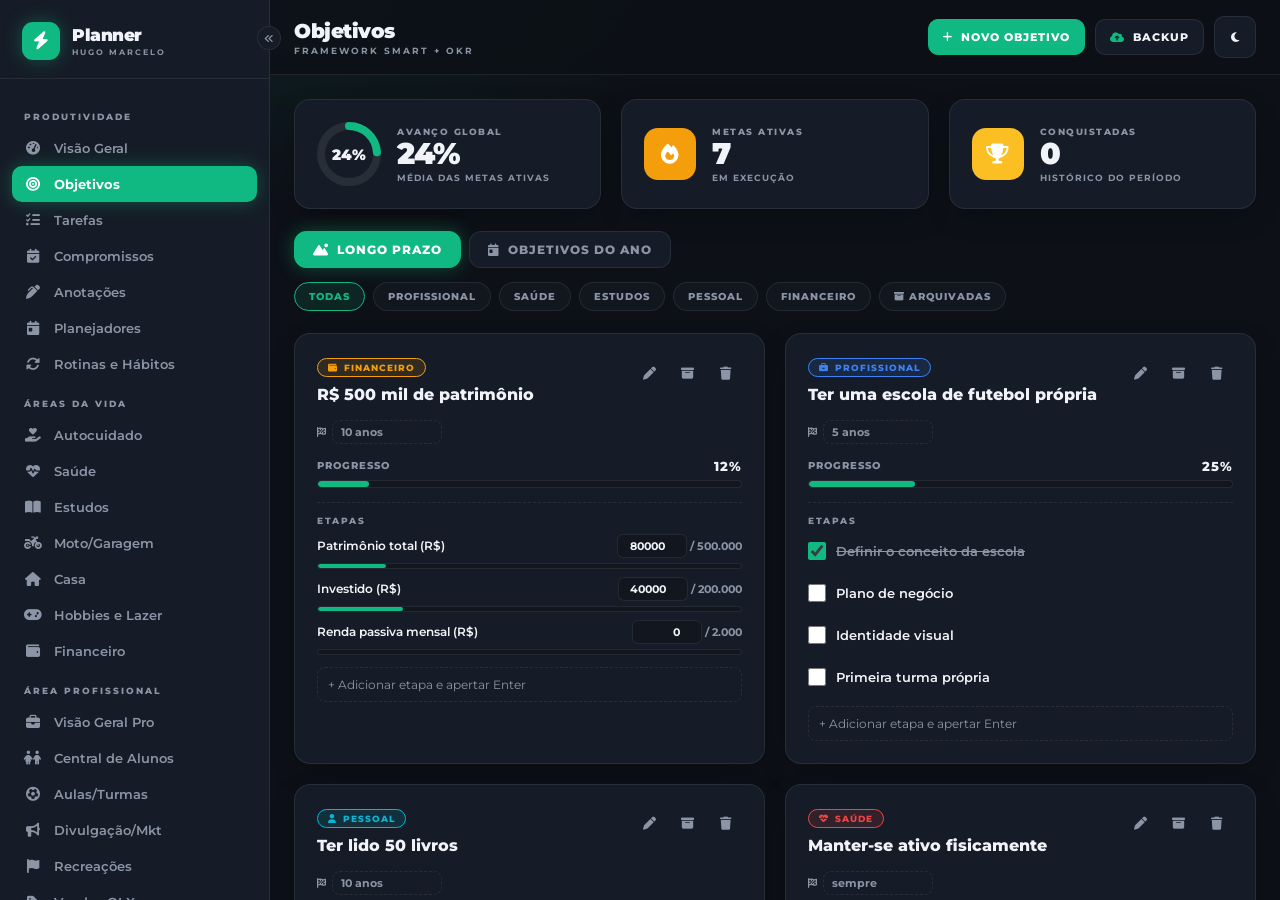
<file: objetivos.html>
<!DOCTYPE html>
<html lang="pt-br" data-theme="dark">
<head>
  <meta charset="UTF-8">
  <meta name="viewport" content="width=device-width, initial-scale=1.0">
  <title>Planner Hugo Marcelo | Objetivos</title>

  <!-- Ícones (Font Awesome) e fonte (Montserrat) -->
  <link rel="stylesheet" href="https://cdnjs.cloudflare.com/ajax/libs/font-awesome/6.5.1/css/all.min.css">
  <link href="https://fonts.googleapis.com/css2?family=Montserrat:wght@400;500;600;700;800;900&display=swap" rel="stylesheet">

  <!-- A APARÊNCIA compartilhada -->
  <link rel="stylesheet" href="style.css">

  <!-- =================================================================
       ESTILOS SÓ DESTA PÁGINA
       Tudo usa as variáveis do style.css, então funciona nos dois temas.
       Pensado mobile-first: cards empilham e os toques são grandes.
       ================================================================= -->
  <style>
    /* ---- DASHBOARD DE RESUMO (os 3 cartões do topo) ---- */
    .resumo__card { display: flex; align-items: center; gap: 16px; }
    .resumo__icon {
      width: 52px; height: 52px; flex-shrink: 0;
      border-radius: 14px; display: grid; place-items: center;
      font-size: 20px; color: #fff;
    }
    .resumo__info { flex: 1; min-width: 0; }
    .resumo__label {
      font-size: 9px; font-weight: 800; text-transform: uppercase;
      letter-spacing: 1.5px; color: var(--text-muted);
    }
    .resumo__num { font-size: 30px; font-weight: 900; letter-spacing: -1px; line-height: 1.1; }
    .resumo__sub {
      font-size: 9px; font-weight: 700; text-transform: uppercase;
      letter-spacing: 1px; color: var(--text-muted); margin-top: 2px;
    }

    /* O anel de progresso (SVG) do "Avanço Global" */
    .anel-wrap { position: relative; width: 64px; height: 64px; flex-shrink: 0; }
    .anel { width: 64px; height: 64px; transform: rotate(-90deg); }
    .anel circle { fill: none; stroke-width: 8; }
    .anel__track { stroke: var(--border); }
    .anel__fill  { stroke: var(--accent); stroke-linecap: round; transition: stroke-dashoffset .5s ease; }
    .anel__num {
      position: absolute; inset: 0; display: grid; place-items: center;
      font-size: 15px; font-weight: 900; color: var(--text-strong);
    }

    /* ---- ABAS (horizonte: Longo Prazo / Ano) ---- */
    .abas { display: flex; gap: 8px; margin: 22px 0 14px; flex-wrap: wrap; }
    .aba {
      display: inline-flex; align-items: center; gap: 8px;
      padding: 10px 18px; border-radius: 12px;
      background: var(--panel); border: 1px solid var(--border);
      color: var(--text-muted);
      font-size: 12px; font-weight: 800; text-transform: uppercase; letter-spacing: 1px;
      transition: all .15s;
    }
    .aba:hover { color: var(--text-strong); border-color: var(--accent); }
    .aba.is-active { background: var(--accent); color: #fff; border-color: var(--accent); box-shadow: var(--glow); }

    /* ---- CHIPS (filtro por categoria) ---- */
    .chips { display: flex; gap: 8px; flex-wrap: wrap; margin-bottom: 22px; }
    .chip {
      padding: 7px 14px; border-radius: 99px;
      background: var(--bg-soft); border: 1px solid var(--border);
      color: var(--text-muted);
      font-size: 10px; font-weight: 800; text-transform: uppercase; letter-spacing: 1px;
      transition: all .15s;
    }
    .chip:hover { color: var(--text-strong); border-color: var(--accent); }
    .chip.is-active { color: var(--accent); border-color: var(--accent); background: var(--accent-soft); }

    /* ---- BARRA DE PROGRESSO (reutilizada em cards e resumo) ---- */
    .barra { width: 100%; height: 8px; background: var(--bg-soft); border: 1px solid var(--border);
             border-radius: 99px; overflow: hidden; }
    .barra--mini { height: 6px; }
    .barra__fill { height: 100%; background: var(--accent); border-radius: 99px; transition: width .35s ease; }

    /* ---- CARD DE OBJETIVO ---- */
    .obj { display: flex; flex-direction: column; gap: 14px; position: relative; }
    .obj__top { display: flex; justify-content: space-between; align-items: flex-start; gap: 10px; }
    .obj__head { flex: 1; min-width: 0; }
    .obj__title { font-size: 16px; font-weight: 800; line-height: 1.3; margin-top: 8px; }
    .obj__acoes { display: flex; gap: 4px; flex-shrink: 0; }
    .obj__acao {
      width: 34px; height: 34px; border-radius: 8px; color: var(--text-muted);
      display: grid; place-items: center; font-size: 13px; transition: all .15s;
    }
    .obj__acao:hover { background: var(--bg-soft); color: var(--text-strong); }
    .obj__acao--perigo:hover { color: #ef4444; }

    /* Etiqueta de categoria (cada área tem sua cor) */
    .tag {
      display: inline-flex; align-items: center; gap: 6px;
      padding: 3px 10px; border-radius: 99px;
      font-size: 9px; font-weight: 800; text-transform: uppercase; letter-spacing: 1px;
      border: 1px solid currentColor;
    }
    .tag i { font-size: 9px; }
    .tag--pessoal      { color: #06b6d4; background: rgba(6,182,212,.12); }
    .tag--profissional { color: #3b82f6; background: rgba(59,130,246,.12); }
    .tag--financeiro   { color: #f59e0b; background: rgba(245,158,11,.12); }
    .tag--saude        { color: #ef4444; background: rgba(239,68,68,.12); }
    .tag--estudos      { color: #8b5cf6; background: rgba(139,92,246,.12); }

    /* Prazo editável (você digita "5 anos", "até 2030"...) */
    .obj__prazo { display: inline-flex; align-items: center; gap: 6px; color: var(--text-muted); }
    .obj__prazo i { font-size: 10px; }
    .obj__prazo input {
      background: transparent; border: 1px dashed var(--border); border-radius: 8px;
      color: var(--text-muted); font-family: inherit; font-size: 11px; font-weight: 700;
      padding: 4px 8px; width: 110px; outline: none; transition: all .15s;
    }
    .obj__prazo input:focus { border-color: var(--accent); color: var(--text-strong); border-style: solid; }

    /* Linha do progresso (rótulo + %) */
    .obj__prog-top { display: flex; justify-content: space-between; align-items: center;
                     font-size: 10px; font-weight: 800; text-transform: uppercase;
                     letter-spacing: 1px; color: var(--text-muted); margin-bottom: 6px; }
    .obj__pct { color: var(--text-strong); font-size: 13px; }

    /* ---- ETAPAS dentro do card (o que move a barra agora) ---- */
    .etapas { display: flex; flex-direction: column; gap: 8px;
              border-top: 1px dashed var(--border); padding-top: 12px; }
    .etapas__label { font-size: 9px; font-weight: 800; text-transform: uppercase;
                     letter-spacing: 1.5px; color: var(--text-muted); }

    /* Etapa tipo "concluir" (caixa de marcar) */
    .check { display: flex; align-items: center; gap: 10px; cursor: pointer; min-height: 34px; }
    .check input { width: 18px; height: 18px; accent-color: var(--accent); cursor: pointer; flex-shrink: 0; }
    .check__txt { font-size: 13px; font-weight: 600; color: var(--text-strong); }
    .check__txt.feito { text-decoration: line-through; color: var(--text-muted); }

    /* Etapa tipo "medir" (atual / alvo + mini barra) */
    .etapa__top { display: flex; justify-content: space-between; align-items: center;
                  gap: 8px; margin-bottom: 5px; }
    .etapa__txt { font-size: 12px; font-weight: 600; color: var(--text-strong);
                  white-space: nowrap; overflow: hidden; text-overflow: ellipsis; }
    .etapa__val { font-size: 11px; font-weight: 700; color: var(--text-muted); white-space: nowrap; }
    .etapa__input {
      width: 70px; background: var(--bg-soft); border: 1px solid var(--border);
      border-radius: 6px; color: var(--text-strong); font-family: inherit;
      font-size: 11px; font-weight: 700; padding: 4px 6px; text-align: right; outline: none;
    }
    .etapa__input:focus { border-color: var(--accent); }

    /* Adicionar etapa rápido no próprio card */
    .etapa-add__input {
      width: 100%; margin-top: 4px; background: transparent;
      border: 1px dashed var(--border); border-radius: 8px;
      color: var(--text-strong); font-family: inherit; font-size: 12px; padding: 9px 10px; outline: none;
    }
    .etapa-add__input:focus { border-color: var(--accent); border-style: solid; }
    .etapa-add__input::placeholder { color: var(--text-muted); }
    .etapas__vazio { font-size: 11px; color: var(--text-muted); font-style: italic; }

    /* Estado de CONQUISTA (objetivo em 100%) */
    .obj--conquistada { border-color: #fbbf24; box-shadow: 0 0 22px rgba(251,191,36,.28); }
    .obj--conquistada .barra__fill { background: #fbbf24; }
    .selo {
      display: inline-flex; align-items: center; gap: 6px;
      padding: 4px 10px; border-radius: 99px; background: rgba(251,191,36,.15);
      color: #fbbf24; font-size: 9px; font-weight: 900; text-transform: uppercase; letter-spacing: 1px;
    }

    /* Objetivo arquivado fica apagadinho */
    .obj--arquivada { opacity: .6; }

    /* Estado vazio (nenhum objetivo no filtro atual) */
    .vazio { text-align: center; padding: 60px 20px; color: var(--text-muted); }
    .vazio i { font-size: 40px; opacity: .5; margin-bottom: 14px; display: block; }
    .vazio p { font-size: 13px; font-weight: 700; }

    /* ---- CAMPOS DO FORMULÁRIO (modal de novo/editar) ---- */
    .modal__box--wide { max-width: 600px; }
    .modal__body--scroll { max-height: 78vh; overflow-y: auto; }
    .campo { margin-bottom: 16px; }
    .campo > label { display: block; font-size: 10px; font-weight: 800; text-transform: uppercase;
                     letter-spacing: 1px; color: var(--text-muted); margin-bottom: 6px; }
    .input {
      width: 100%; background: var(--bg-soft); border: 1px solid var(--border);
      border-radius: 10px; padding: 11px 12px; color: var(--text-strong);
      font-family: inherit; font-size: 13px; font-weight: 600; outline: none; transition: border-color .15s;
    }
    .input:focus { border-color: var(--accent); }
    .input--sm { width: 92px; padding: 8px 10px; text-align: right; }
    .form-row { display: flex; gap: 12px; flex-wrap: wrap; }
    .form-row .campo { flex: 1; min-width: 140px; }

    /* Bloco SMART e bloco Etapas dentro do modal */
    .bloco { border: 1px solid var(--border); border-radius: 12px; padding: 14px;
             background: var(--bg-soft); margin-bottom: 16px; }
    .bloco__titulo { font-size: 11px; font-weight: 900; text-transform: uppercase;
                     letter-spacing: 1px; margin-bottom: 4px; display: flex; align-items: center; gap: 8px; }
    .bloco__titulo i { color: var(--accent); }
    .bloco__dica { font-size: 11px; color: var(--text-muted); margin-bottom: 14px; line-height: 1.4; }
    .smart-linha { margin-bottom: 10px; }
    .smart-linha label { display: block; font-size: 10px; font-weight: 700;
                         color: var(--text-muted); margin-bottom: 4px; }
    .smart-linha label b { color: var(--accent); }

    /* Linha de edição de uma etapa no modal (empilha bem no celular) */
    .etapa-edit { border: 1px solid var(--border); border-radius: 10px; padding: 10px;
                  margin-bottom: 8px; background: var(--panel); }
    .etapa-edit__l1 { display: flex; gap: 8px; align-items: center; }
    .etapa-edit__l1 .input { flex: 1; }
    .etapa-edit__l2 { display: flex; gap: 8px; align-items: center; margin-top: 8px; flex-wrap: wrap; }
    .etapa-edit__tipo { width: 100%; }
    .etapa-edit__medida { display: flex; gap: 8px; align-items: center; }
    .etapa-edit__medida span { color: var(--text-muted); font-weight: 800; }
    .kr-del { width: 38px; height: 38px; flex-shrink: 0; border-radius: 8px; color: var(--text-muted);
              display: grid; place-items: center; transition: all .15s; }
    .kr-del:hover { color: #ef4444; background: var(--bg-soft); }
    .btn-add-kr { font-size: 11px; font-weight: 800; color: var(--accent);
                  display: inline-flex; align-items: center; gap: 6px; padding: 8px 0; }

    .modal__rodape { display: flex; justify-content: flex-end; gap: 10px;
                     padding: 16px 20px; border-top: 1px solid var(--border); background: var(--panel); }

    /* Ajustes finos pra telas pequenas */
    @media (max-width: 560px) {
      .resumo__num { font-size: 26px; }
      .aba, .chip { flex: 1; justify-content: center; }
    }
  </style>
</head>

<!-- data-page="objetivos" diz ao app.js qual item do menu destacar -->
<body class="app" data-page="objetivos">

  <!-- Sidebar e overlay (a sidebar é montada pelo app.js) -->
  <div id="sidebar-container"></div>
  <div id="overlay" class="overlay" onclick="fecharMenu()"></div>

  <!-- COLUNA DE CONTEÚDO -->
  <main class="main">

    <!-- Cabeçalho padrão do projeto -->
    <header class="header">
      <div class="header__left">
        <button class="btn btn--icon btn--menu" onclick="abrirMenu()" aria-label="Abrir menu">
          <i class="fa-solid fa-bars"></i>
        </button>
        <div>
          <h1 class="header__title">Objetivos</h1>
          <p class="header__subtitle">Framework SMART + OKR</p>
        </div>
      </div>
      <div class="header__actions">
        <button class="btn btn--primary" onclick="abrirNovo()">
          <i class="fa-solid fa-plus"></i> <span>Novo objetivo</span>
        </button>
        <button class="btn" onclick="abrirSync()">
          <i class="fa-solid fa-cloud-arrow-up" style="color: var(--accent)"></i>
          <span>Backup</span>
        </button>
        <button class="btn btn--icon" id="btn-tema" onclick="Tema.alternar()" aria-label="Trocar tema">
          <i class="fa-solid fa-moon"></i>
        </button>
      </div>
    </header>

    <!-- Conteúdo específico desta página -->
    <div class="container fade-up">

      <!-- DASHBOARD DE RESUMO (3 cartões) -->
      <section class="grid grid--3" id="dashboard"></section>

      <!-- ABAS: horizonte (Longo Prazo primeiro, depois Ano) -->
      <div class="abas">
        <button class="aba" data-h="longo" onclick="setHorizonte('longo')"><i class="fa-solid fa-mountain-sun"></i> Longo Prazo</button>
        <button class="aba" data-h="ano"   onclick="setHorizonte('ano')"><i class="fa-solid fa-calendar-day"></i> Objetivos do Ano</button>
      </div>

      <!-- CHIPS: filtro por categoria -->
      <div class="chips">
        <button class="chip" data-c="todas"        onclick="setCategoria('todas')">Todas</button>
        <button class="chip" data-c="profissional" onclick="setCategoria('profissional')">Profissional</button>
        <button class="chip" data-c="saude"        onclick="setCategoria('saude')">Saúde</button>
        <button class="chip" data-c="estudos"      onclick="setCategoria('estudos')">Estudos</button>
        <button class="chip" data-c="pessoal"      onclick="setCategoria('pessoal')">Pessoal</button>
        <button class="chip" data-c="financeiro"   onclick="setCategoria('financeiro')">Financeiro</button>
        <button class="chip" data-c="arquivadas"   onclick="setCategoria('arquivadas')"><i class="fa-solid fa-box-archive"></i> Arquivadas</button>
      </div>

      <!-- LISTA DE OBJETIVOS (cards gerados pelo script) -->
      <section class="grid grid--2" id="lista-objetivos"></section>

    </div>

    <!-- Rodapé de atalhos (montado pelo app.js) -->
    <div id="footer-container"></div>
  </main>

  <!-- ===== MODAL DE BACKUP / SYNC (igual em todas as páginas) ===== -->
  <div id="modal-sync" class="modal">
    <div class="modal__box">
      <div class="modal__head">
        <h3><i class="fa-solid fa-cloud-arrow-up" style="color:var(--accent)"></i> Backup & Transferência</h3>
        <button class="modal__close" onclick="fecharSync()"><i class="fa-solid fa-xmark"></i></button>
      </div>
      <div class="modal__body">
        <p>Sem nuvem por enquanto: use isto pra levar seus dados entre celular e computador.</p>
        <button class="btn" onclick="exportarBackup()" style="width:100%; justify-content:center;">
          <i class="fa-solid fa-download"></i> Exportar (baixar arquivo)
        </button>
        <input type="file" id="input-import" accept=".json" onchange="importarBackup(event)" style="display:none;">
        <button class="btn btn--primary" onclick="document.getElementById('input-import').click()" style="width:100%; justify-content:center;">
          <i class="fa-solid fa-upload"></i> Importar (restaurar backup)
        </button>
      </div>
    </div>
  </div>

  <!-- ===== MODAL DE NOVO / EDITAR OBJETIVO ===== -->
  <div id="modal-obj" class="modal">
    <div class="modal__box modal__box--wide">
      <div class="modal__head">
        <h3><i class="fa-solid fa-bullseye" style="color:var(--accent)"></i> <span id="modal-obj-titulo">Novo objetivo</span></h3>
        <button class="modal__close" onclick="fecharModalObj()"><i class="fa-solid fa-xmark"></i></button>
      </div>

      <div class="modal__body modal__body--scroll">

        <!-- O essencial -->
        <div class="campo">
          <label>Título do objetivo</label>
          <input type="text" id="f-titulo" class="input" placeholder="Ex: Ler 6 livros este ano">
        </div>

        <div class="form-row">
          <div class="campo">
            <label>Categoria</label>
            <select id="f-categoria" class="input">
              <option value="pessoal">Pessoal</option>
              <option value="profissional">Profissional</option>
              <option value="financeiro">Financeiro</option>
              <option value="saude">Saúde</option>
              <option value="estudos">Estudos</option>
            </select>
          </div>
          <div class="campo">
            <label>Horizonte</label>
            <select id="f-horizonte" class="input">
              <option value="longo">Longo Prazo</option>
              <option value="ano">Objetivos do Ano</option>
            </select>
          </div>
          <div class="campo">
            <label>Prazo (editável)</label>
            <input type="text" id="f-prazo" class="input" placeholder="Ex: 2026, 5 anos, até 2030">
          </div>
        </div>

        <!-- Bloco SMART -->
        <div class="bloco">
          <p class="bloco__titulo"><i class="fa-solid fa-microscope"></i> Definição S.M.A.R.T <span style="color:var(--text-muted); font-weight:600;">(opcional)</span></p>
          <p class="bloco__dica">Ajuda a deixar o objetivo claro e mensurável antes de quebrá-lo em etapas.</p>
          <div class="smart-linha"><label><b>S</b> — Específico: o que exatamente você quer?</label><input type="text" id="f-s" class="input"></div>
          <div class="smart-linha"><label><b>M</b> — Mensurável: como vai medir?</label><input type="text" id="f-m" class="input"></div>
          <div class="smart-linha"><label><b>A</b> — Atingível: que passos/recursos precisa?</label><input type="text" id="f-a" class="input"></div>
          <div class="smart-linha"><label><b>R</b> — Relevante: por que isso importa?</label><input type="text" id="f-r" class="input"></div>
          <div class="smart-linha"><label><b>T</b> — Tempo: qual o prazo?</label><input type="text" id="f-t" class="input"></div>
        </div>

        <!-- Bloco ETAPAS (o que move a barra de progresso) -->
        <div class="bloco">
          <p class="bloco__titulo"><i class="fa-solid fa-list-check"></i> Etapas / Resultados-chave</p>
          <p class="bloco__dica">Cada etapa pode ser de <b>concluir</b> (sim/não) ou de <b>medir</b> (atual → alvo). O progresso do objetivo é a <b>média</b> de todas elas.</p>
          <div id="etapas-lista"></div>
          <button class="btn-add-kr" onclick="addFormEtapa('check')"><i class="fa-solid fa-plus"></i> Adicionar etapa</button>
        </div>

      </div>

      <div class="modal__rodape">
        <button class="btn" onclick="fecharModalObj()">Cancelar</button>
        <button class="btn btn--primary" onclick="salvarObjetivo()"><i class="fa-solid fa-check"></i> Salvar</button>
      </div>
    </div>
  </div>

  <!-- O COMPORTAMENTO compartilhado (sempre por último) -->
  <script src="app.js"></script>

  <!-- =================================================================
       SCRIPT SÓ DESTA PÁGINA — toda a lógica dos Objetivos
       ================================================================= -->
  <script>
  /* -------------------------------------------------------------------
     1. DADOS DE EXEMPLO (seus objetivos reais)
        Cada objetivo tem ETAPAS. Cada etapa é de um tipo:
          tipo "check"  -> { feito: true/false }      (conta 0% ou 100%)
          tipo "medida" -> { atual, alvo }            (conta atual/alvo %)
        A barra do objetivo é a MÉDIA das etapas.
     ------------------------------------------------------------------- */
  const SEED = [
    /* ===== Longo Prazo ===== */
    { id: "s-patrimonio", titulo: "R$ 500 mil de patrimônio", categoria: "financeiro", horizonte: "longo",
      prazo: "10 anos", arquivada: false,
      smart: { s: "Atingir R$ 500 mil de patrimônio total", m: "Soma de investimentos + reservas",
               a: "Aportes mensais consistentes", r: "Liberdade e renda passiva", t: "10 anos" },
      etapas: [
        { id: "e1", tipo: "medida", texto: "Patrimônio total (R$)", atual: 80000, alvo: 500000 },
        { id: "e2", tipo: "medida", texto: "Investido (R$)", atual: 40000, alvo: 200000 },
        { id: "e3", tipo: "medida", texto: "Renda passiva mensal (R$)", atual: 0, alvo: 2000 },
      ] },

    { id: "s-escola", titulo: "Ter uma escola de futebol própria", categoria: "profissional", horizonte: "longo",
      prazo: "5 anos", arquivada: false, smart: { s:"", m:"", a:"", r:"", t:"" },
      etapas: [
        { id: "e1", tipo: "check", texto: "Definir o conceito da escola", feito: true },
        { id: "e2", tipo: "check", texto: "Plano de negócio", feito: false },
        { id: "e3", tipo: "check", texto: "Identidade visual", feito: false },
        { id: "e4", tipo: "check", texto: "Primeira turma própria", feito: false },
      ] },

    { id: "s-livros50", titulo: "Ter lido 50 livros", categoria: "pessoal", horizonte: "longo",
      prazo: "10 anos", arquivada: false, smart: { s:"", m:"", a:"", r:"", t:"" },
      etapas: [ { id: "e1", tipo: "medida", texto: "Livros lidos (vida)", atual: 10, alvo: 50 } ] },

    { id: "s-ativo", titulo: "Manter-se ativo fisicamente", categoria: "saude", horizonte: "longo",
      prazo: "sempre", arquivada: false, smart: { s:"", m:"", a:"", r:"", t:"" },
      etapas: [ { id: "e1", tipo: "medida", texto: "Treinos por semana (média)", atual: 4, alvo: 5 } ] },

    { id: "s-laila", titulo: "Casamento no civil com a Laila", categoria: "pessoal", horizonte: "longo",
      prazo: "até 2027", arquivada: false, smart: { s:"", m:"", a:"", r:"", t:"" },
      etapas: [
        { id: "e1", tipo: "check", texto: "Juntar documentos", feito: true },
        { id: "e2", tipo: "check", texto: "Marcar no cartório", feito: false },
        { id: "e3", tipo: "check", texto: "Cerimônia civil", feito: false },
      ] },

    { id: "s-carro", titulo: "Ter um carro", categoria: "financeiro", horizonte: "longo",
      prazo: "3 anos", arquivada: false, smart: { s:"", m:"", a:"", r:"", t:"" },
      etapas: [ { id: "e1", tipo: "medida", texto: "Valor guardado (R$)", atual: 0, alvo: 40000 } ] },

    { id: "s-pai", titulo: "Ser pai", categoria: "pessoal", horizonte: "longo",
      prazo: "5 anos", arquivada: false, smart: { s:"", m:"", a:"", r:"", t:"" },
      etapas: [ { id: "e1", tipo: "check", texto: "Planejamento financeiro e familiar", feito: false } ] },

    /* ===== Objetivos do Ano ===== */
    { id: "s-lazer", titulo: "12 atividades significativas de lazer", categoria: "pessoal", horizonte: "ano",
      prazo: "2026", arquivada: false, smart: { s:"", m:"", a:"", r:"", t:"" },
      etapas: [
        { id: "e1", tipo: "check", texto: "Visitar o Inhotim", feito: false },
        { id: "e2", tipo: "check", texto: "Kart com amigos", feito: true },
        { id: "e3", tipo: "check", texto: "Boliche", feito: false },
        { id: "e4", tipo: "check", texto: "Parque Mangabeiras", feito: true },
        { id: "e5", tipo: "check", texto: "Sessão de cinema especial", feito: false },
        { id: "e6", tipo: "check", texto: "Trilha / dia ao ar livre", feito: false },
      ] },

    { id: "s-livros6", titulo: "Ler 6 livros", categoria: "pessoal", horizonte: "ano",
      prazo: "2026", arquivada: false, smart: { s:"", m:"", a:"", r:"", t:"" },
      etapas: [ { id: "e1", tipo: "medida", texto: "Livros lidos", atual: 2, alvo: 6 } ] },

    { id: "s-curso", titulo: "Concluir o Curso Viver de Renda", categoria: "estudos", horizonte: "ano",
      prazo: "2026", arquivada: false, smart: { s:"", m:"", a:"", r:"", t:"" },
      etapas: [ { id: "e1", tipo: "medida", texto: "Módulos concluídos", atual: 5, alvo: 10 } ] },

    { id: "s-fat", titulo: "Faturar R$ 4.000/mês", categoria: "financeiro", horizonte: "ano",
      prazo: "2026", arquivada: false, smart: { s:"", m:"", a:"", r:"", t:"" },
      etapas: [ { id: "e1", tipo: "medida", texto: "Faturamento mensal (R$)", atual: 1000, alvo: 4000 } ] },

    { id: "s-site", titulo: "Criar o site/planner profissional", categoria: "profissional", horizonte: "ano",
      prazo: "2026", arquivada: false, smart: { s:"", m:"", a:"", r:"", t:"" },
      etapas: [
        { id: "e1", tipo: "check", texto: "Página Visão Geral", feito: true },
        { id: "e2", tipo: "check", texto: "Página Objetivos", feito: true },
        { id: "e3", tipo: "check", texto: "Página Tarefas", feito: false },
        { id: "e4", tipo: "check", texto: "Página Hábitos", feito: false },
      ] },

    { id: "s-checkup", titulo: "Check-up médico + oftalmologista", categoria: "saude", horizonte: "ano",
      prazo: "2026", arquivada: false, smart: { s:"", m:"", a:"", r:"", t:"" },
      etapas: [
        { id: "e1", tipo: "check", texto: "Consulta clínico geral", feito: false },
        { id: "e2", tipo: "check", texto: "Consulta oftalmologista", feito: false },
      ] },
  ];


  /* -------------------------------------------------------------------
     2. ESTADO  — carrega do Store; migra dados antigos se precisar
     ------------------------------------------------------------------- */
  let objetivos = Store.ler("objetivos", null);

  // Detecta os dados de exemplo da versão ANTIGA (tinham "krs" e ids "s-").
  // Se ainda forem só os exemplos antigos intactos, troca pelo novo modelo.
  function pareceSeedAntigo(arr) {
    return Array.isArray(arr) && arr.length > 0
      && arr.every(o => typeof o.id === "string" && o.id.startsWith("s-"))
      && arr.some(o => o.krs !== undefined);
  }

  if (objetivos === null || pareceSeedAntigo(objetivos)) {
    objetivos = SEED;
  } else {
    // Migra qualquer objetivo no formato antigo, sem perder seus dados
    objetivos.forEach(o => {
      if (o.krs && !o.etapas) {
        o.etapas = o.krs.map(k => ({ id: k.id || uid(), tipo: "medida",
                                     texto: k.texto, atual: k.atual, alvo: k.alvo }));
        delete o.krs;
      }
      if (!o.etapas) o.etapas = [];
    });
  }
  salvar();

  let horizonteAtivo = "longo";   // começa no Longo Prazo (1ª aba)
  let categoriaAtiva = "todas";   // "todas" | categoria | "arquivadas"
  let editandoId = null;          // id em edição (null = criando novo)
  let formEtapas = [];            // etapas temporárias do formulário

  function salvar() { Store.salvar("objetivos", objetivos); }
  function acharObj(id) { return objetivos.find(o => o.id === id); }
  function uid() { return "o" + Date.now().toString(36) + Math.random().toString(36).slice(2, 6); }


  /* -------------------------------------------------------------------
     3. CÁLCULOS  — progresso (sempre a partir das etapas) e formatação
     ------------------------------------------------------------------- */
  function progressoEtapa(e) {
    if (e.tipo === "check") return e.feito ? 100 : 0;
    const alvo = Number(e.alvo) || 0, atual = Number(e.atual) || 0;
    if (alvo <= 0) return 0;
    return Math.min(100, Math.max(0, Math.round((atual / alvo) * 100)));
  }
  function progressoDe(o) {
    if (o.etapas && o.etapas.length) {
      const soma = o.etapas.reduce((acc, e) => acc + progressoEtapa(e), 0);
      return Math.round(soma / o.etapas.length);
    }
    return 0; // sem etapas, sem progresso (não há mais barra manual)
  }
  function fmt(n) { return (Number(n) || 0).toLocaleString("pt-BR"); }

  const CATS = {
    pessoal:      { nome: "Pessoal",      icone: "fa-user" },
    profissional: { nome: "Profissional", icone: "fa-briefcase" },
    financeiro:   { nome: "Financeiro",   icone: "fa-wallet" },
    saude:        { nome: "Saúde",        icone: "fa-heart-pulse" },
    estudos:      { nome: "Estudos",      icone: "fa-book-open" },
  };


  /* -------------------------------------------------------------------
     4. DESENHAR O DASHBOARD (os 3 cartões do topo)
     ------------------------------------------------------------------- */
  function renderDashboard() {
    const ativas = objetivos.filter(o => !o.arquivada && o.horizonte === horizonteAtivo);
    const conquistadas = ativas.filter(o => progressoDe(o) === 100).length;
    const emExecucao = ativas.length - conquistadas;
    const media = ativas.length
      ? Math.round(ativas.reduce((acc, o) => acc + progressoDe(o), 0) / ativas.length)
      : 0;

    const r = 28, circ = 2 * Math.PI * r, offset = circ * (1 - media / 100);

    document.getElementById("dashboard").innerHTML = `
      <div class="card resumo__card">
        <div class="anel-wrap">
          <svg class="anel" viewBox="0 0 64 64">
            <circle class="anel__track" cx="32" cy="32" r="${r}"></circle>
            <circle class="anel__fill"  cx="32" cy="32" r="${r}"
                    style="stroke-dasharray:${circ}; stroke-dashoffset:${offset}"></circle>
          </svg>
          <div class="anel__num">${media}%</div>
        </div>
        <div class="resumo__info">
          <p class="resumo__label">Avanço Global</p>
          <p class="resumo__num">${media}%</p>
          <p class="resumo__sub">Média das metas ativas</p>
        </div>
      </div>

      <div class="card resumo__card">
        <div class="resumo__icon" style="background:#f59e0b;"><i class="fa-solid fa-fire"></i></div>
        <div class="resumo__info">
          <p class="resumo__label">Metas Ativas</p>
          <p class="resumo__num">${emExecucao}</p>
          <p class="resumo__sub">Em execução</p>
        </div>
      </div>

      <div class="card resumo__card">
        <div class="resumo__icon" style="background:#fbbf24;"><i class="fa-solid fa-trophy"></i></div>
        <div class="resumo__info">
          <p class="resumo__label">Conquistadas</p>
          <p class="resumo__num">${conquistadas}</p>
          <p class="resumo__sub">Histórico do período</p>
        </div>
      </div>`;
  }


  /* -------------------------------------------------------------------
     5. DESENHAR A LISTA DE OBJETIVOS (os cards)
     ------------------------------------------------------------------- */
  function renderLista() {
    document.querySelectorAll(".aba").forEach(b => b.classList.toggle("is-active", b.dataset.h === horizonteAtivo));
    document.querySelectorAll(".chip").forEach(b => b.classList.toggle("is-active", b.dataset.c === categoriaAtiva));

    const lista = objetivos.filter(o => {
      if (o.horizonte !== horizonteAtivo) return false;
      if (categoriaAtiva === "arquivadas") return o.arquivada === true;
      if (o.arquivada) return false;
      if (categoriaAtiva === "todas") return true;
      return o.categoria === categoriaAtiva;
    });

    const container = document.getElementById("lista-objetivos");
    if (lista.length === 0) {
      container.innerHTML = `
        <div class="vazio" style="grid-column:1/-1;">
          <i class="fa-solid fa-bullseye"></i>
          <p>Nenhum objetivo aqui ainda.</p>
        </div>`;
      return;
    }
    container.innerHTML = lista.map(o => montarCard(o)).join("");
  }

  // Monta o HTML de UMA etapa dentro do card
  function montarEtapa(o, e) {
    if (e.tipo === "check") {
      return `
        <label class="check">
          <input type="checkbox" ${e.feito ? "checked" : ""} onchange="toggleEtapa('${o.id}','${e.id}')">
          <span class="check__txt ${e.feito ? "feito" : ""}">${e.texto || "Etapa"}</span>
        </label>`;
    }
    // tipo "medida"
    return `
      <div>
        <div class="etapa__top">
          <span class="etapa__txt">${e.texto || "Resultado-chave"}</span>
          <span class="etapa__val">
            <input class="etapa__input" type="number" value="${e.atual}"
                   onchange="setMedida('${o.id}','${e.id}', this.value)"> / ${fmt(e.alvo)}
          </span>
        </div>
        <div class="barra barra--mini"><div class="barra__fill" style="width:${progressoEtapa(e)}%"></div></div>
      </div>`;
  }

  // Monta o HTML de UM card
  function montarCard(o) {
    const prog = progressoDe(o);
    const concluido = prog === 100 && o.etapas.length > 0;
    const cat = CATS[o.categoria] || CATS.pessoal;

    const tag = `<span class="tag tag--${o.categoria}"><i class="fa-solid ${cat.icone}"></i> ${cat.nome}</span>`;

    const etapasHTML = o.etapas.length
      ? o.etapas.map(e => montarEtapa(o, e)).join("")
      : `<p class="etapas__vazio">Sem etapas ainda. Adicione abaixo para medir o progresso.</p>`;

    return `
      <div class="card obj ${concluido ? "obj--conquistada" : ""} ${o.arquivada ? "obj--arquivada" : ""}" id="card-${o.id}">
        <div class="obj__top">
          <div class="obj__head">
            ${concluido ? `<span class="selo"><i class="fa-solid fa-trophy"></i> Conquistado</span>` : tag}
            <h3 class="obj__title">${o.titulo}</h3>
          </div>
          <div class="obj__acoes">
            <button class="obj__acao" title="Editar" onclick="abrirEditar('${o.id}')"><i class="fa-solid fa-pen"></i></button>
            <button class="obj__acao" title="${o.arquivada ? "Restaurar" : "Arquivar"}" onclick="arquivar('${o.id}')">
              <i class="fa-solid ${o.arquivada ? "fa-box-open" : "fa-box-archive"}"></i>
            </button>
            <button class="obj__acao obj__acao--perigo" title="Excluir" onclick="excluir('${o.id}')"><i class="fa-solid fa-trash"></i></button>
          </div>
        </div>

        <span class="obj__prazo">
          <i class="fa-solid fa-flag-checkered"></i>
          <input type="text" value="${o.prazo || ""}" placeholder="prazo" onchange="setPrazo('${o.id}', this.value)">
        </span>

        <div>
          <div class="obj__prog-top">
            <span>Progresso</span>
            <span class="obj__pct">${prog}%</span>
          </div>
          <div class="barra"><div class="barra__fill" style="width:${prog}%"></div></div>
        </div>

        <div class="etapas">
          <span class="etapas__label">Etapas</span>
          ${etapasHTML}
          <input class="etapa-add__input" placeholder="+ Adicionar etapa e apertar Enter"
                 onkeydown="if(event.key==='Enter'){ addEtapaRapida('${o.id}', this); }">
        </div>
      </div>`;
  }

  function render() { renderDashboard(); renderLista(); }


  /* -------------------------------------------------------------------
     6. AÇÕES NAS ETAPAS DO CARD
     ------------------------------------------------------------------- */
  function toggleEtapa(objId, etapaId) {
    const o = acharObj(objId); if (!o) return;
    const e = o.etapas.find(x => x.id === etapaId); if (!e) return;
    e.feito = !e.feito; salvar(); render();
  }
  function setMedida(objId, etapaId, val) {
    const o = acharObj(objId); if (!o) return;
    const e = o.etapas.find(x => x.id === etapaId); if (!e) return;
    e.atual = Number(val) || 0; salvar(); render();
  }
  function addEtapaRapida(objId, el) {
    const txt = el.value.trim(); if (!txt) return;
    const o = acharObj(objId); if (!o) return;
    o.etapas.push({ id: uid(), tipo: "check", texto: txt, feito: false });
    salvar(); render();
    // mantém o foco no campo de adicionar pra você emendar vários seguidos
    const novo = document.querySelector("#card-" + objId + " .etapa-add__input");
    if (novo) novo.focus();
  }
  function setPrazo(id, val) {
    const o = acharObj(id); if (!o) return;
    o.prazo = val.trim(); salvar();
  }


  /* -------------------------------------------------------------------
     7. ARQUIVAR / EXCLUIR
     ------------------------------------------------------------------- */
  function arquivar(id) {
    const o = acharObj(id); if (!o) return;
    o.arquivada = !o.arquivada; salvar(); render();
  }
  function excluir(id) {
    const o = acharObj(id); if (!o) return;
    if (!confirm(`Excluir o objetivo "${o.titulo}"? Isso não pode ser desfeito.`)) return;
    objetivos = objetivos.filter(x => x.id !== id); salvar(); render();
  }


  /* -------------------------------------------------------------------
     8. FILTROS (abas e chips)
     ------------------------------------------------------------------- */
  function setHorizonte(h) { horizonteAtivo = h; render(); }
  function setCategoria(c) { categoriaAtiva = c; render(); }


  /* -------------------------------------------------------------------
     9. MODAL DE NOVO / EDITAR
     ------------------------------------------------------------------- */
  function abrirModalObj() { document.getElementById("modal-obj").classList.add("is-open"); }
  function fecharModalObj() { document.getElementById("modal-obj").classList.remove("is-open"); }
  const campo = id => document.getElementById(id);

  function abrirNovo() {
    editandoId = null;
    document.getElementById("modal-obj-titulo").textContent = "Novo objetivo";
    campo("f-titulo").value = "";
    campo("f-categoria").value = "pessoal";
    campo("f-horizonte").value = horizonteAtivo;
    campo("f-prazo").value = horizonteAtivo === "ano" ? String(new Date().getFullYear()) : "5 anos";
    ["s", "m", "a", "r", "t"].forEach(k => campo("f-" + k).value = "");
    formEtapas = [];
    renderFormEtapas();
    abrirModalObj();
  }

  function abrirEditar(id) {
    const o = acharObj(id); if (!o) return;
    editandoId = id;
    document.getElementById("modal-obj-titulo").textContent = "Editar objetivo";
    campo("f-titulo").value = o.titulo;
    campo("f-categoria").value = o.categoria;
    campo("f-horizonte").value = o.horizonte;
    campo("f-prazo").value = o.prazo || "";
    const sm = o.smart || {};
    ["s", "m", "a", "r", "t"].forEach(k => campo("f-" + k).value = sm[k] || "");
    formEtapas = (o.etapas || []).map(e => ({ ...e }));
    renderFormEtapas();
    abrirModalObj();
  }

  function salvarObjetivo() {
    const titulo = campo("f-titulo").value.trim();
    if (!titulo) { alert("Dê um título ao objetivo."); return; }

    const etapas = formEtapas
      .filter(e => (e.texto || "").trim())
      .map(e => e.tipo === "check"
        ? { id: e.id, tipo: "check", texto: e.texto.trim(), feito: !!e.feito }
        : { id: e.id, tipo: "medida", texto: e.texto.trim(), atual: Number(e.atual) || 0, alvo: Number(e.alvo) || 0 });

    const dados = {
      id: editandoId || uid(),
      titulo,
      categoria: campo("f-categoria").value,
      horizonte: campo("f-horizonte").value,
      prazo: campo("f-prazo").value.trim(),
      smart: { s: campo("f-s").value, m: campo("f-m").value, a: campo("f-a").value, r: campo("f-r").value, t: campo("f-t").value },
      etapas,
      arquivada: false,
    };

    if (editandoId) {
      const i = objetivos.findIndex(o => o.id === editandoId);
      if (i >= 0) { dados.arquivada = objetivos[i].arquivada; objetivos[i] = dados; }
    } else {
      objetivos.push(dados);
    }
    salvar();
    fecharModalObj();
    horizonteAtivo = dados.horizonte; // pula pra aba onde o objetivo está
    render();
  }


  /* -------------------------------------------------------------------
     10. ETAPAS DENTRO DO FORMULÁRIO (linhas dinâmicas, com tipo)
     ------------------------------------------------------------------- */
  function renderFormEtapas() {
    document.getElementById("etapas-lista").innerHTML = formEtapas.map(e => {
      const medida = e.tipo === "medida" ? `
        <div class="etapa-edit__medida">
          <input class="input input--sm" type="number" placeholder="Atual" value="${e.atual ?? ""}"
                 onchange="updFormEtapa('${e.id}','atual', this.value)">
          <span>/</span>
          <input class="input input--sm" type="number" placeholder="Alvo" value="${e.alvo ?? ""}"
                 onchange="updFormEtapa('${e.id}','alvo', this.value)">
        </div>` : "";
      return `
        <div class="etapa-edit">
          <div class="etapa-edit__l1">
            <input class="input" placeholder="Descreva a etapa (ex: Visitar o Inhotim)" value="${e.texto || ""}"
                   onchange="updFormEtapa('${e.id}','texto', this.value)">
            <button class="kr-del" title="Remover" onclick="delFormEtapa('${e.id}')"><i class="fa-solid fa-xmark"></i></button>
          </div>
          <div class="etapa-edit__l2">
            <select class="input etapa-edit__tipo" onchange="updFormEtapa('${e.id}','tipo', this.value)">
              <option value="check"  ${e.tipo === "check" ? "selected" : ""}>✔ Concluir (sim / não)</option>
              <option value="medida" ${e.tipo === "medida" ? "selected" : ""}>📊 Medir (atual / alvo)</option>
            </select>
            ${medida}
          </div>
        </div>`;
    }).join("");
  }
  function addFormEtapa(tipo) {
    formEtapas.push({ id: uid(), tipo: tipo || "check", texto: "", feito: false, atual: 0, alvo: 0 });
    renderFormEtapas();
  }
  function updFormEtapa(id, nome, val) {
    const e = formEtapas.find(x => x.id === id); if (!e) return;
    if (nome === "atual" || nome === "alvo") e[nome] = Number(val) || 0;
    else e[nome] = val;
    if (nome === "tipo") renderFormEtapas(); // redesenha pra mostrar/ocultar atual+alvo
  }
  function delFormEtapa(id) { formEtapas = formEtapas.filter(x => x.id !== id); renderFormEtapas(); }


  /* -------------------------------------------------------------------
     11. PARTIDA — desenha tudo ao abrir a página
     ------------------------------------------------------------------- */
  render();
  </script>
</body>
</html>
</file>
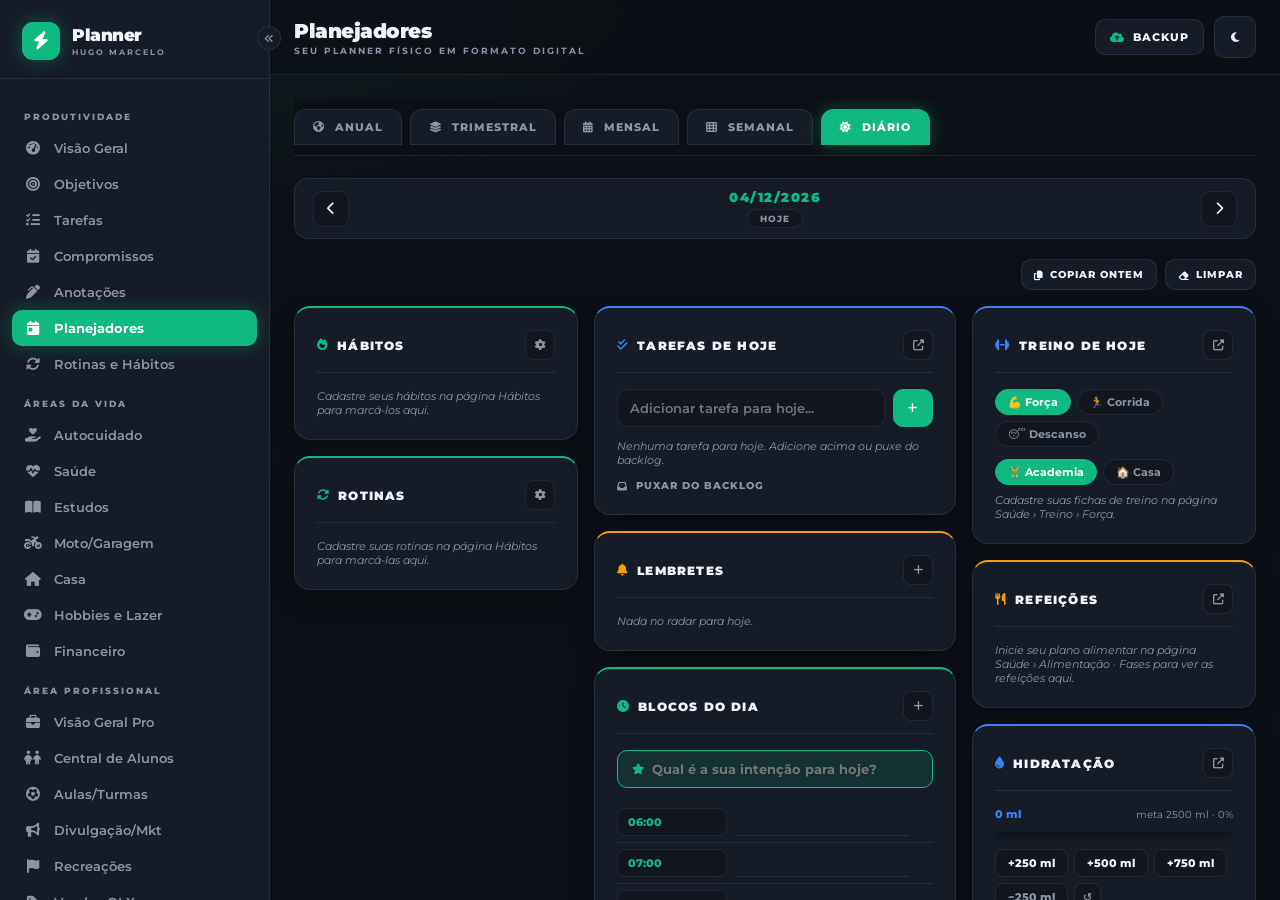
<file: planejadores.html>
<!DOCTYPE html>
<html lang="pt-br" data-theme="dark">
<head>
  <meta charset="UTF-8">
  <meta name="viewport" content="width=device-width, initial-scale=1.0">
  <title>Planner Hugo Marcelo | Planejadores</title>

  <link rel="stylesheet" href="https://cdnjs.cloudflare.com/ajax/libs/font-awesome/6.5.1/css/all.min.css">
  <link href="https://fonts.googleapis.com/css2?family=Montserrat:wght@400;500;600;700;800;900&display=swap" rel="stylesheet">
  <link rel="stylesheet" href="style.css">

  <!-- =====================================================================
       ESTILOS SÓ DESTA PÁGINA
       ---------------------------------------------------------------------
       Tudo aqui é exclusivo dos Planejadores. As cores, cards e botões
       gerais continuam vindo do style.css. Aqui só ficam as peças novas:
       abas, barra de navegação de período, calendário, trackers, etc.
       As cores dos módulos são "apelidos" (variáveis) para manter coerência
       e funcionar nos dois temas.
       ===================================================================== -->
  <style>
    /* Cores definidas no :root para valerem em TODA a página, inclusive
       dentro dos modais (que ficam fora do #planejadores no HTML). */
    :root {
      /* Apelidos de cor por tipo de bloco (tons que funcionam claro/escuro) */
      --azul:     #3b82f6;   /* objetivos SMART     */
      --roxo:     #a855f7;   /* estratégia          */
      --ambar:    #f59e0b;   /* radar / datas       */
      --vermelho: #ef4444;   /* domingo / apagar    */
      --verde:    var(--accent); /* foco (cor da marca) */
    }

    /* ---------- ABAS (Anual, Trimestral, Mensal, Semanal, Diário) ------- */
    .pl-tabs {
      display: flex; gap: 8px; overflow-x: auto;
      padding: 10px 0; margin-bottom: 22px;
      border-bottom: 1px solid var(--border);
      position: sticky; top: var(--header-h, 64px); z-index: 25;
      background: var(--bg);
    }
    .pl-tabs::-webkit-scrollbar { height: 0; }   /* esconde a barrinha */
    .pl-tab {
      flex-shrink: 0;
      padding: 10px 18px; border-radius: 12px 12px 0 0;
      background: var(--panel); border: 1px solid var(--border);
      color: var(--text-muted);
      font-size: 11px; font-weight: 800; text-transform: uppercase; letter-spacing: 1px;
      transition: all .15s;
    }
    .pl-tab i { margin-right: 6px; }
    .pl-tab:hover { color: var(--accent); border-color: var(--accent); }
    .pl-tab.is-active {
      background: var(--accent); color: #fff; border-color: var(--accent);
      box-shadow: var(--glow);
    }

    /* ---------- TROCA DE VIEWS (cada aba é uma "tela") ------------------ */
    .pl-view { display: none; }
    .pl-view.is-active { display: block; animation: fadeUp .4s ease both; }

    /* ---------- BARRA DE NAVEGAÇÃO DE PERÍODO (◀ Ano 2026 ▶) ----------- */
    .pl-nav {
      display: flex; align-items: center; justify-content: space-between;
      background: var(--panel); border: 1px solid var(--border);
      border-radius: 14px; padding: 10px 18px; margin-bottom: 20px;
    }
    .pl-nav__title {
      font-size: 13px; font-weight: 900; text-transform: uppercase;
      letter-spacing: 1.5px; color: var(--accent);
    }
    .pl-nav__btn {
      width: 36px; height: 36px; border-radius: 9px;
      background: var(--bg-soft); border: 1px solid var(--border);
      color: var(--text-strong); display: grid; place-items: center;
      transition: all .15s;
    }
    .pl-nav__btn:hover { color: var(--accent); border-color: var(--accent); }

    /* Linha de botões de ação (Copiar período / Limpar) */
    .pl-acoes { display: flex; justify-content: flex-end; gap: 8px; margin-bottom: 16px; flex-wrap: wrap; }
    .pl-btn-sm {
      display: inline-flex; align-items: center; gap: 6px;
      padding: 8px 12px; border-radius: 10px;
      background: var(--panel); border: 1px solid var(--border);
      color: var(--text-strong);
      font-size: 10px; font-weight: 800; text-transform: uppercase; letter-spacing: 1px;
      transition: all .15s;
    }
    .pl-btn-sm:hover { color: var(--accent); border-color: var(--accent); }
    .pl-btn-sm.danger:hover { color: var(--vermelho); border-color: var(--vermelho); }

    /* ---------- TOPO COLORIDO DOS CARDS (identidade por módulo) -------- */
    .top-azul     { border-top: 2px solid var(--azul); }
    .top-roxo     { border-top: 2px solid var(--roxo); }
    .top-ambar    { border-top: 2px solid var(--ambar); }
    .top-verde    { border-top: 2px solid var(--verde); }
    .top-neutro   { border-top: 2px solid var(--border); }

    /* Cabeçalho interno de card (título + botão à direita) */
    .pl-head {
      display: flex; align-items: center; justify-content: space-between;
      gap: 10px; margin-bottom: 16px;
      border-bottom: 1px solid var(--border); padding-bottom: 12px;
    }
    .pl-head h3 {
      font-size: 12px; font-weight: 900; text-transform: uppercase; letter-spacing: 1.2px;
      display: flex; align-items: center; gap: 8px; color: var(--text-strong);
    }
    .ico-azul   { color: var(--azul); }
    .ico-roxo   { color: var(--roxo); }
    .ico-ambar  { color: var(--ambar); }
    .ico-verde  { color: var(--verde); }
    .ico-neutro { color: var(--text-muted); }

    /* Botão "+" pequeno dentro dos cards */
    .pl-add {
      width: 30px; height: 30px; border-radius: 8px;
      background: var(--bg-soft); border: 1px solid var(--border);
      color: var(--text-muted); display: grid; place-items: center;
      font-size: 11px; transition: all .15s;
    }
    .pl-add:hover { color: var(--accent); border-color: var(--accent); }

    /* Caixa interna (fundo mais escuro dentro de um card) */
    .pl-sub {
      background: var(--bg-soft); border: 1px solid var(--border);
      border-radius: 14px; padding: 16px;
    }

    /* Texto vazio / dica */
    .pl-vazio { font-size: 11px; color: var(--text-muted); font-style: italic; }

    /* ---------- LAYOUT PRINCIPAL + COLUNA LATERAL ---------------------- */
    .pl-split { display: grid; grid-template-columns: 1fr; gap: 20px; }
    @media (min-width: 1100px) {
      .pl-split { grid-template-columns: 2fr 1fr; }   /* conteúdo + lateral */
    }
    .pl-coluna { display: flex; flex-direction: column; gap: 20px; }

    /* ---------- OBJETIVOS SMART + OKR ---------------------------------- */
    .pl-goal {
      background: var(--bg-soft); border: 1px solid var(--border);
      border-top: 2px solid var(--azul); border-radius: 16px;
      padding: 18px; position: relative;
    }
    .pl-goal h4 {
      font-size: 12px; font-weight: 900; text-transform: uppercase;
      line-height: 1.4; color: var(--text-strong); margin-bottom: 10px; padding-right: 60px;
    }
    .pl-goal__acoes {
      position: absolute; top: 12px; right: 12px; display: flex; gap: 8px;
    }
    .pl-goal__acoes button { color: var(--text-muted); font-size: 11px; transition: color .15s; }
    .pl-goal__acoes button:hover { color: var(--accent); }
    .pl-goal__acoes button.del:hover { color: var(--vermelho); }
    .pl-goal__acoes button.ok:hover  { color: var(--verde); }
    .pl-bar {
      width: 100%; height: 8px; border-radius: 99px; overflow: hidden;
      background: var(--panel); border: 1px solid var(--border); margin-bottom: 6px;
    }
    .pl-bar__fill { height: 100%; background: var(--azul); transition: width .3s; }
    .pl-bar__pct { font-size: 9px; font-weight: 900; text-transform: uppercase; letter-spacing: 1px; color: var(--azul); }
    .pl-goal__meta {
      display: grid; grid-template-columns: 1fr 1fr; gap: 6px;
      font-size: 10px; color: var(--text-muted); margin-top: 12px;
    }
    .pl-goal__meta b { color: var(--text-strong); }
    .pl-kr-list { margin-top: 12px; padding-top: 10px; border-top: 1px solid var(--border); display: flex; flex-direction: column; gap: 6px; }
    .pl-kr { display: flex; align-items: center; gap: 8px; }
    .pl-kr span { font-size: 11px; font-weight: 600; color: var(--text-strong); line-height: 1.3; }
    .pl-kr span.feito { text-decoration: line-through; color: var(--azul); opacity: .7; }

    /* ---------- COLEÇÕES (listas de desejos) -------------------------- */
    .pl-linha {
      display: flex; align-items: center; gap: 8px;
      padding: 6px 0; border-bottom: 1px solid var(--border);
    }
    .pl-linha:last-child { border-bottom: none; }
    .pl-linha span { font-size: 12px; font-weight: 600; color: var(--text-strong); flex: 1; }
    .pl-linha span.feito { text-decoration: line-through; color: var(--verde); opacity: .7; }
    .pl-linha .del { color: var(--text-muted); font-size: 11px; transition: color .15s; }
    .pl-linha .del:hover { color: var(--vermelho); }

    /* ---------- CALENDÁRIO -------------------------------------------- */
    .pl-cal-grid { display: grid; gap: 16px; grid-template-columns: repeat(auto-fill, minmax(190px, 1fr)); }
    .pl-cal__mes { font-size: 11px; font-weight: 900; text-transform: uppercase; letter-spacing: 1px; text-align: center; margin-bottom: 8px; color: var(--text-strong); }
    .cal-grid { display: grid; grid-template-columns: repeat(7, 1fr); gap: 3px; }
    .cal-day {
      aspect-ratio: 1; display: grid; place-items: center;
      font-size: 11px; font-weight: 700; border-radius: 6px;
      color: var(--text-strong); position: relative; transition: background .15s;
    }
    .cal-day.clicavel { cursor: pointer; }
    .cal-day.clicavel:hover { background: var(--bg-soft); }
    .cal-day.dom { color: var(--vermelho); }
    .cal-day.cabec { font-size: 9px; opacity: .55; }
    .cal-day.tem-evento::after {
      content: ''; position: absolute; bottom: 3px;
      width: 5px; height: 5px; border-radius: 50%; background: currentColor;
    }
    .evt-red    { background: rgba(239,68,68,.16);  color: var(--vermelho); }
    .evt-blue   { background: rgba(59,130,246,.16); color: var(--azul); }
    .evt-green  { background: rgba(16,185,129,.16); color: var(--verde); }
    .evt-yellow { background: rgba(245,158,11,.16); color: var(--ambar); }
    .evt-purple { background: rgba(168,85,247,.16); color: var(--roxo); }

    /* ---------- LINHA DE EVENTO (Radar de datas) ---------------------- */
    .pl-evt {
      display: flex; align-items: center; gap: 10px;
      padding-bottom: 8px; margin-bottom: 8px; border-bottom: 1px solid var(--border);
    }
    .pl-evt:last-child { border-bottom: none; margin-bottom: 0; }
    .pl-evt__dot { width: 8px; height: 8px; border-radius: 50%; flex-shrink: 0; }
    .pl-evt__data { font-size: 10px; font-weight: 900; color: var(--text-muted); width: 36px; flex-shrink: 0; }
    .pl-evt__txt { font-size: 11px; font-weight: 700; color: var(--text-strong); flex: 1; white-space: nowrap; overflow: hidden; text-overflow: ellipsis; }

    /* ---------- CAMPOS DE TEXTO (caderno e textareas) ----------------- */
    .pl-input, .pl-textarea {
      width: 100%; background: var(--bg-soft); border: 1px solid var(--border);
      border-radius: 12px; padding: 12px; color: var(--text-strong);
      font-family: inherit; font-size: 13px; font-weight: 600; outline: none;
      transition: border-color .15s;
    }
    .pl-textarea { resize: none; line-height: 1.5; }
    .pl-input:focus, .pl-textarea:focus { border-color: var(--accent); }

    /* Caderno com linhas (alinhamento matemático: linha a cada 28px) */
    .pl-caderno {
      width: 100%; border: none; background: transparent; outline: none; resize: none;
      color: var(--text-strong); font-family: inherit; font-weight: 600;
      font-size: 14px; line-height: 28px; padding: 7px 8px 0;
      background-image: repeating-linear-gradient(transparent, transparent 27px, var(--border) 27px, var(--border) 28px);
      background-attachment: local;
    }

    /* ---------- FICHAS DE CONSUMO ------------------------------------- */
    .pl-ficha { background: var(--bg-soft); border: 1px solid var(--border); border-radius: 12px; padding: 14px; }
    .pl-ficha h4 {
      font-size: 11px; font-weight: 900; text-transform: uppercase; letter-spacing: 1px;
      color: var(--text-strong);
    }
    .pl-ficha-row { display: flex; align-items: center; gap: 8px; margin-bottom: 6px; }
    .pl-ficha-row input[type=text] {
      flex: 1; background: transparent; border: none; border-bottom: 1px solid var(--border);
      padding: 4px 0; color: var(--text-strong); font-family: inherit; font-size: 12px; font-weight: 600; outline: none;
    }
    .pl-ficha-row input[type=text]:focus { border-color: var(--accent); }
    .pl-ficha-row input[type=text].feito { text-decoration: line-through; color: var(--verde); opacity: .7; }

    /* ---------- TRACKERS DE HÁBITO (blocos numéricos) ----------------- */
    .pl-tracker { background: var(--bg-soft); border: 1px solid var(--border); border-radius: 12px; padding: 14px; position: relative; }
    .pl-tracker h4 { font-size: 11px; font-weight: 900; text-transform: uppercase; letter-spacing: 1px; color: var(--text-strong); margin-bottom: 10px; padding-bottom: 6px; border-bottom: 1px solid var(--border); }
    .pl-tracker .del { position: absolute; top: 12px; right: 12px; color: var(--text-muted); font-size: 11px; }
    .pl-tracker .del:hover { color: var(--vermelho); }
    .pl-blocos { display: flex; flex-wrap: wrap; gap: 6px; }
    .pl-bloco {
      width: 34px; height: 34px; border-radius: 8px;
      border: 1px solid var(--border); background: var(--panel);
      color: var(--text-muted); font-size: 10px; font-weight: 800;
      display: grid; place-items: center; cursor: pointer; transition: all .15s; user-select: none;
    }
    .pl-bloco.on { background: var(--accent); border-color: var(--accent); color: #fff; }

    /* ---------- HUMOR -------------------------------------------------- */
    .pl-humor-grid { display: grid; grid-template-columns: repeat(7, 1fr); gap: 6px; }
    .pl-humor-cell { background: var(--bg-soft); border: 1px solid var(--border); border-radius: 9px; padding: 6px 2px; display: flex; flex-direction: column; align-items: center; gap: 2px; }
    .pl-humor-cell .dia { font-size: 8px; font-weight: 700; color: var(--text-muted); }
    .pl-humor-cell i { font-size: 15px; }
    .mood-bom    { color: var(--azul); }
    .mood-otimo  { color: var(--verde); }
    .mood-mau    { color: var(--vermelho); }
    .mood-nenhum { color: var(--text-muted); opacity: .3; }

    .pl-mood-btns { display: flex; gap: 8px; }
    .pl-mood {
      flex: 1; padding: 14px 6px; border-radius: 14px; border: 1px solid var(--border);
      background: var(--bg-soft); color: var(--text-muted);
      display: flex; flex-direction: column; align-items: center; gap: 6px; transition: all .15s;
    }
    .pl-mood i { font-size: 20px; }
    .pl-mood span { font-size: 9px; font-weight: 800; text-transform: uppercase; letter-spacing: 1px; }
    .pl-mood.sel-bom   { border-color: var(--azul);     color: var(--azul);     background: rgba(59,130,246,.12); }
    .pl-mood.sel-otimo { border-color: var(--verde);    color: var(--verde);    background: var(--accent-soft); }
    .pl-mood.sel-mau   { border-color: var(--vermelho); color: var(--vermelho); background: rgba(239,68,68,.12); }

    /* ---------- ATALHOS DO DIÁRIO ------------------------------------- */
    .pl-atalhos { display: grid; grid-template-columns: repeat(3, 1fr); gap: 10px; }
    .pl-atalho {
      background: var(--panel); border: 1px solid var(--border); border-radius: 14px;
      padding: 14px 6px; display: flex; flex-direction: column; align-items: center; gap: 8px; transition: all .15s;
    }
    .pl-atalho:hover { border-color: var(--accent); }
    .pl-atalho i { font-size: 18px; color: var(--text-muted); }
    .pl-atalho:hover i { color: var(--accent); }
    .pl-atalho span { font-size: 9px; font-weight: 800; text-transform: uppercase; letter-spacing: 1px; color: var(--text-strong); }

    /* ---------- GRADE SEMANAL ----------------------------------------- */
    .pl-sem-grid { display: grid; gap: 14px; grid-template-columns: repeat(auto-fill, minmax(220px, 1fr)); }

    /* Zonas da Semanal */
    .sem-hab-zona {
      display: grid; grid-template-columns: 1fr 1fr; gap: 16px; margin-bottom: 16px;
      align-items: start;
    }
    @media (max-width: 700px) { .sem-hab-zona { grid-template-columns: 1fr; } }

    /* Foco da Semana */
    .sem-foco-grid {
      display: grid; grid-template-columns: 1fr 1fr 1fr; gap: 16px; margin-top: 4px;
    }
    .sem-foco-col { display: flex; flex-direction: column; gap: 10px; }
    .sem-foco-col--backlog { border-left: 1px solid var(--border); padding-left: 16px; }
    @media (max-width: 900px) {
      .sem-foco-grid { grid-template-columns: 1fr 1fr; }
      .sem-foco-col--backlog { border-left: none; border-top: 1px solid var(--border); padding-left: 0; padding-top: 12px; grid-column: 1/-1; }
    }
    @media (max-width: 600px) { .sem-foco-grid { grid-template-columns: 1fr; } .sem-foco-col--backlog { grid-column: 1; } }

    /* Item de backlog na Semanal (com chips de dia) */
    .sem-bl-item { background: var(--bg-soft); border: 1px solid var(--border); border-radius: 10px; padding: 8px 12px; margin-bottom: 6px; }
    .sem-bl-txt { font-size: 12px; font-weight: 600; color: var(--text-strong); margin-bottom: 6px; }
    .sem-bl-chips { display: flex; flex-wrap: wrap; gap: 4px; }
    .sem-bl-chip {
      font-size: 10px; font-weight: 800; padding: 3px 8px; border-radius: 99px;
      border: 1px solid var(--border); background: var(--panel); color: var(--text-muted);
      cursor: pointer; transition: all .12s;
    }
    .sem-bl-chip:hover { border-color: var(--accent); color: var(--accent); background: var(--accent-soft); }
    .pl-dia-card {
      background: var(--panel); border: 1px solid var(--border); border-radius: 16px;
      display: flex; flex-direction: column; overflow: hidden; height: 400px;
      transition: transform .15s, box-shadow .15s, border-color .15s;
    }
    .pl-dia-card__body {
      flex: 1; overflow-y: auto; display: flex; flex-direction: column;
      scrollbar-width: thin; scrollbar-color: var(--border) transparent;
    }
    .pl-dia-card__body::-webkit-scrollbar { width: 4px; }
    .pl-dia-card__body::-webkit-scrollbar-thumb { background: var(--border); border-radius: 4px; }
    .pl-dia-card:hover { transform: translateY(-2px); box-shadow: var(--shadow); }
    .pl-dia-card.foco  { border-top: 3px solid var(--verde); }
    .pl-dia-card.dom   { border-top: 3px solid var(--vermelho); }
    .pl-dia-card.comum { border-top: 3px solid var(--azul); }
    .pl-dia-card__head {
      display: flex; align-items: center; justify-content: space-between;
      padding: 12px 14px; border-bottom: 1px solid var(--border); background: var(--bg-soft); flex-shrink: 0;
    }
    .pl-dia-card__head h4 { font-size: 11px; font-weight: 900; text-transform: uppercase; letter-spacing: 1px; color: var(--text-strong); }
    .pl-dia-card.dom .pl-dia-card__head h4 { color: var(--vermelho); }
    .pl-dia-card__data { font-size: 10px; font-weight: 800; color: var(--text-muted); background: var(--panel); border: 1px solid var(--border); border-radius: 99px; padding: 3px 10px; }
    .pl-dia-card__alerta { font-size: 10px; font-weight: 800; padding: 6px 14px; border-bottom: 1px solid var(--border); flex-shrink: 0; white-space: nowrap; overflow: hidden; text-overflow: ellipsis; display: flex; align-items: center; gap: 6px; }
    .pl-dia-card .pl-caderno { flex: 1; padding: 10px 14px; overflow-y: auto; background: var(--bg); border: none; border-radius: 0; font-size: 11px; line-height: 1.7; }
    .pl-dia-card .pl-caderno:focus { background: var(--bg-soft); }

    /* ---------- MODAL SMART (mais largo que o padrão) ----------------- */
    .modal__box--lg { max-width: 680px; }
    .pl-smart-letra {
      width: 22px; height: 22px; border-radius: 6px; background: var(--bg-soft);
      border: 1px solid var(--border); color: var(--azul);
      display: grid; place-items: center; font-size: 11px; font-weight: 900; flex-shrink: 0;
    }
    .pl-smart-campo { background: var(--bg-soft); border: 1px solid var(--border); border-radius: 12px; padding: 14px; }
    .pl-smart-campo label { display: flex; align-items: center; gap: 8px; font-size: 10px; font-weight: 900; text-transform: uppercase; letter-spacing: 1px; color: var(--text-strong); margin-bottom: 8px; }
    .pl-smart-campo input { width: 100%; background: transparent; border: none; border-bottom: 1px solid var(--border); padding: 4px 0; color: var(--text-strong); font-family: inherit; font-size: 12px; font-weight: 600; outline: none; }
    .pl-smart-campo input:focus { border-color: var(--azul); }
    .pl-smart-grid { display: grid; grid-template-columns: 1fr; gap: 12px; margin-top: 12px; }
    @media (min-width: 600px) { .pl-smart-grid { grid-template-columns: 1fr 1fr; } }

    /* Cores dos botões do modal de evento */
    .pl-cor { width: 30px; height: 30px; border-radius: 50%; border: 2px solid transparent; cursor: pointer; }
    .pl-cor.sel { border-color: var(--text-strong); }
    .pl-cor.none { background: var(--bg-soft); border: 1px solid var(--border); color: var(--text-strong); display: grid; place-items: center; font-size: 11px; }
    .pl-cor.red { background: var(--vermelho); }
    .pl-cor.blue { background: var(--azul); }
    .pl-cor.green { background: var(--verde); }
    .pl-cor.yellow { background: var(--ambar); }
    .pl-cor.purple { background: var(--roxo); }

    /* ================================================================
       DIÁRIA — GRID 3 colunas desktop · 1 coluna mobile
       ================================================================ */
    .pl-dia-grid {
      display: grid;
      grid-template-columns: 1fr 1fr 1fr;
      gap: 16px;
      align-items: start;          /* cards ocupam só o espaço necessário */
    }
    .pl-dia-col {
      display: flex;
      flex-direction: column;
      gap: 16px;
    }
    /* Tablet: 2 colunas (col 3 desce) */
    @media (max-width: 1100px) {
      .pl-dia-grid { grid-template-columns: 1fr 1fr; }
    }
    /* Mobile: 1 coluna, ordem lógica manhã→tarde→noite */
    @media (max-width: 700px) {
      .pl-dia-grid { grid-template-columns: 1fr; }
    }

    /* ================================================================
       LIST ITEM MODERNO — hábitos & rotinas (substitui .pl-hab antigo)
       ================================================================ */
    .pl-items { display: flex; flex-direction: column; gap: 6px; }

    /* Cabeçalho de grupo (ex: Manhã, Tarde, Noite, Hábitos) */
    .pl-item-grp {
      display: flex;
      align-items: center;
      gap: 6px;
      font-size: 9px;
      font-weight: 900;
      text-transform: uppercase;
      letter-spacing: 1.5px;
      color: var(--text-muted);
      padding: 10px 2px 4px;
    }
    .pl-item-grp:first-child { padding-top: 0; }
    .pl-item-grp::after {
      content: '';
      flex: 1;
      height: 1px;
      background: var(--border);
    }

    /* Item individual */
    .pl-item {
      display: flex;
      align-items: center;
      gap: 12px;
      padding: 11px 14px;
      background: var(--bg-soft);
      border: 1px solid var(--border);
      border-radius: 10px;
      cursor: pointer;
      transition: background .15s, border-color .15s, transform .12s, box-shadow .12s;
      position: relative;
      overflow: hidden;
    }
    .pl-item::before {
      content: '';
      position: absolute;
      left: 0; top: 0; bottom: 0;
      width: 3px;
      background: var(--border);
      border-radius: 3px 0 0 3px;
      transition: background .15s;
    }
    .pl-item:hover {
      border-color: var(--accent);
      background: var(--panel);
      transform: translateX(2px);
      box-shadow: 0 2px 8px rgba(0,0,0,.08);
    }
    .pl-item:hover::before { background: var(--accent); }
    .pl-item input[type=checkbox] {
      flex-shrink: 0;
      width: 16px;
      height: 16px;
      accent-color: var(--accent);
      cursor: pointer;
    }
    .pl-item__txt {
      font-size: 13px;
      font-weight: 600;
      color: var(--text-strong);
      line-height: 1.3;
      flex: 1;
      transition: color .15s;
    }
    /* Estado marcado */
    .pl-item.done {
      background: var(--accent-soft);
      border-color: transparent;
    }
    .pl-item.done::before { background: var(--accent); }
    .pl-item.done .pl-item__txt {
      text-decoration: line-through;
      color: var(--text-muted);
    }
    .pl-item.done:hover { border-color: var(--accent); }
    /* Ícone de check pra reforçar feedback */
    .pl-item__check-ic {
      font-size: 11px;
      color: var(--accent);
      opacity: 0;
      transition: opacity .15s;
      flex-shrink: 0;
    }
    .pl-item.done .pl-item__check-ic { opacity: 1; }
    /* Estado falhou (✖ vermelho) */
    .pl-item.fail { background: rgba(239,68,68,.07); border-color: rgba(239,68,68,.25); }
    .pl-item.fail::before { background: var(--vermelho); }
    .pl-item.fail .pl-item__txt { color: var(--text-muted); text-decoration: line-through; }
    /* Ícone de estado (substitui checkbox) */
    .pl-item__state { flex-shrink:0; width:18px; display:flex; align-items:center; justify-content:center; font-size:13px; }
    .pl-item__circle { width:14px; height:14px; border-radius:50%; border:2px solid var(--border); display:block; transition:border-color .15s; }
    .pl-item:hover .pl-item__circle { border-color: var(--accent); }
    /* Checkbox dentro de .pl-item é só visual — o clique é gerenciado pelo div pai */
    .pl-item input[type=checkbox] { pointer-events: none; }
    /* Botão discreto de devolver tarefa ao backlog */
    .pl-item-devolver {
      opacity: 0; flex-shrink: 0; font-size: 12px; color: var(--text-muted);
      background: none; border: none; cursor: pointer; padding: 2px 4px;
      border-radius: 4px; transition: opacity .15s, color .15s;
    }
    .pl-item:hover .pl-item-devolver { opacity: 1; }
    .pl-item-devolver:hover { color: var(--ambar); }

    /* Label de expectativa do dia */
    .pl-label-field {
      font-size: 10px; font-weight: 900; text-transform: uppercase;
      letter-spacing: 1px; color: var(--text-strong); display: block; margin-bottom: 8px;
    }

    /* ── Horários do Dia ───────────────────────────────────── */
    .pl-horario-intencao {
      display: flex; align-items: center; gap: 8px;
      background: var(--accent-soft); border: 1px solid var(--accent);
      border-radius: 10px; padding: 10px 14px; margin-bottom: 14px;
    }
    .pl-horario-intencao .pl-input {
      background: transparent; border: none; padding: 0; margin: 0;
      font-size: 13px; font-weight: 700;
    }
    .pl-horario-intencao .pl-input:focus { outline: none; }
    /* ── Blocos do Dia (hora + atividade, estilo list-item) ─── */
    .pl-bloco-row {
      display: flex; align-items: center; gap: 8px;
      padding: 6px 0; border-bottom: 1px solid var(--border);
    }
    .pl-bloco-row:last-child { border-bottom: none; }
    .pl-bloco-hora {
      width: 110px; flex-shrink: 0; background: var(--bg-soft);
      border: 1px solid var(--border); border-radius: 8px;
      padding: 6px 10px; font-size: 11px; font-weight: 800;
      color: var(--verde); text-align: left; font-family: inherit;
      outline: none; transition: border-color .15s;
    }
    .pl-bloco-hora:focus { border-color: var(--accent); }
    .pl-bloco-txt {
      flex: 1; background: transparent; border: none; border-bottom: 1px solid var(--border);
      padding: 6px 4px; font-size: 12px; font-weight: 600; color: var(--text-strong);
      font-family: inherit; outline: none; transition: border-color .15s;
    }
    .pl-bloco-txt:focus { border-color: var(--accent); }
    .pl-bloco-txt::placeholder { color: var(--text-muted); font-weight: 400; }
    .pl-bloco-del {
      flex-shrink: 0; opacity: 0; font-size: 11px; color: var(--text-muted);
      background: none; border: none; cursor: pointer; padding: 4px;
      border-radius: 4px; transition: opacity .15s, color .15s;
    }
    .pl-bloco-row:hover .pl-bloco-del { opacity: 1; }
    .pl-bloco-del:hover { color: var(--vermelho); }
    .pl-bloco-add {
      display: flex; align-items: center; gap: 6px; width: 100%;
      margin-top: 8px; padding: 8px 12px; border-radius: 8px;
      border: 1px dashed var(--border); background: transparent;
      color: var(--text-muted); font-size: 11px; font-weight: 700;
      cursor: pointer; transition: all .15s;
    }
    .pl-bloco-add:hover { border-color: var(--accent); color: var(--accent); }

    /* ── Revisão Noturna estruturada ───────────────────────── */
    .pl-rev-tempo {
      font-size: 9px; font-weight: 800; color: var(--text-muted);
      background: var(--bg-soft); border: 1px solid var(--border);
      border-radius: 99px; padding: 3px 10px; display: flex; align-items: center; gap: 4px;
    }
    .pl-rev-campos { display: flex; flex-direction: column; gap: 10px; }
    .pl-rev-campo { display: flex; flex-direction: column; gap: 4px; }
    .pl-rev-label {
      font-size: 10px; font-weight: 800; color: var(--text-strong);
      letter-spacing: .3px; line-height: 1.3;
    }
    .pl-rev-txt {
      width: 100%; background: var(--bg-soft); border: 1px solid var(--border);
      border-radius: 8px; padding: 8px 12px; color: var(--text-strong);
      font-family: inherit; font-size: 12px; font-weight: 500; line-height: 1.6;
      resize: none; outline: none; transition: border-color .15s, background .15s;
    }
    .pl-rev-txt:focus { border-color: var(--accent); background: var(--panel); }
    .pl-rev-txt::placeholder { color: var(--text-muted); font-weight: 400; font-size: 11px; }
    .pl-agua-barra-wrap { background: var(--bg-soft); border-radius: 99px; height: 8px; overflow: hidden; margin: 10px 0 4px; }
    .pl-agua-barra { height: 100%; background: var(--azul); border-radius: 99px; transition: width .4s ease; }
    .pl-agua-num { font-size: 11px; font-weight: 800; color: var(--azul); }
    .pl-agua-btns { display: flex; gap: 6px; margin-top: 10px; flex-wrap: wrap; }
    .pl-agua-btn { padding: 6px 12px; border-radius: 8px; border: 1px solid var(--border); background: var(--bg-soft); color: var(--text-strong); font-size: 11px; font-weight: 800; cursor: pointer; transition: all .12s; }
    .pl-agua-btn:hover { border-color: var(--azul); color: var(--azul); background: var(--panel); }
    .pl-agua-btn.minus { color: var(--text-muted); }
    .pl-agua-btn.minus:hover { border-color: var(--vermelho); color: var(--vermelho); }

    /* Checkbox global da página */
    #planejadores input[type=checkbox] { accent-color: var(--accent); cursor: pointer; width: 15px; height: 15px; flex-shrink: 0; }

    /* Detalhes (Arquivo de Vitórias) */
    .pl-detalhe summary { font-size: 11px; font-weight: 800; text-transform: uppercase; letter-spacing: 1px; color: var(--text-muted); cursor: pointer; display: flex; align-items: center; gap: 8px; }
    .pl-detalhe summary:hover { color: var(--azul); }
    .pl-detalhe[open] summary { margin-bottom: 14px; }

    .pl-toggle-qtd { display: inline-flex; gap: 4px; }
    .pl-toggle-qtd button { padding: 4px 10px; border-radius: 8px; border: 1px solid var(--border); background: var(--bg-soft); color: var(--text-muted); font-size: 10px; font-weight: 800; }
    .pl-toggle-qtd button.on { background: var(--accent); border-color: var(--accent); color: #fff; }

    /* ---------- MELHORIAS (nav "Hoje", coleções, hoje no calendário) --- */
    .pl-nav__center { display: flex; flex-direction: column; align-items: center; gap: 4px; }
    .pl-nav__hoje { font-size: 9px; font-weight: 800; text-transform: uppercase; letter-spacing: 1px; color: var(--text-muted); border: 1px solid var(--border); border-radius: 99px; padding: 3px 12px; background: var(--bg-soft); }
    .pl-nav__hoje:hover { color: var(--accent); border-color: var(--accent); }

    .cal-day.hoje { outline: 2px solid var(--accent); outline-offset: -2px; font-weight: 900; }
    .pl-dia-card.hoje { border-color: var(--accent); box-shadow: 0 0 0 1px var(--accent), var(--glow); }
    .pl-dia-card.hoje .pl-dia-card__data { background: var(--accent); border-color: var(--accent); color: #fff; }
    .pl-dia-card.foco .pl-dia-card__head { background: linear-gradient(135deg, var(--accent-soft), var(--bg-soft)); }

    /* Coleções de longo prazo (cartão repaginado) */
    .pl-col { background: var(--bg-soft); border: 1px solid var(--border); border-top: 2px solid var(--verde); border-radius: 16px; padding: 16px; display: flex; flex-direction: column; gap: 10px; }
    .pl-col__head { display: flex; align-items: center; justify-content: space-between; gap: 8px; }
    .pl-col__head h4 { font-size: 12px; font-weight: 900; text-transform: uppercase; letter-spacing: 1px; color: var(--text-strong); cursor: pointer; }
    .pl-col__head h4 i { font-size: 9px; opacity: .5; margin-left: 4px; }
    .pl-col__head h4:hover { color: var(--verde); }
    .pl-col__count { font-size: 10px; font-weight: 900; color: var(--verde); background: var(--accent-soft); border-radius: 99px; padding: 2px 9px; flex-shrink: 0; }
    .pl-col__items { display: flex; flex-direction: column; }
    .pl-col__foot { display: flex; gap: 8px; align-items: center; padding-top: 4px; }
    .pl-col__add { flex: 1; display: inline-flex; align-items: center; justify-content: center; gap: 6px; padding: 9px; border-radius: 10px; border: 1px dashed var(--border); background: transparent; color: var(--text-muted); font-size: 10px; font-weight: 800; text-transform: uppercase; letter-spacing: 1px; }
    .pl-col__add:hover { color: var(--verde); border-color: var(--verde); }
    .pl-col__del { width: 36px; height: 36px; border-radius: 10px; border: 1px solid var(--border); background: var(--panel); color: var(--text-muted); flex-shrink: 0; }
    .pl-col__del:hover { color: var(--vermelho); border-color: var(--vermelho); }

    /* Resumo automático (SMART e similares) */
    .pl-resumo { font-size: 11px; line-height: 1.6; color: var(--text-muted); margin-top: 8px; }

    /* Ficha de consumo com controles + / − */
    .pl-ficha__head { display: flex; align-items: center; justify-content: space-between; margin-bottom: 8px; padding-bottom: 6px; border-bottom: 1px solid var(--border); }
    .pl-ficha__ctrl { display: flex; gap: 6px; }
    .pl-ficha__ctrl button { width: 26px; height: 26px; border-radius: 7px; border: 1px solid var(--border); background: var(--panel); color: var(--text-muted); font-weight: 900; font-size: 14px; line-height: 1; }
    .pl-ficha__ctrl button:hover { color: var(--accent); border-color: var(--accent); }

    /* ---------- INTEGRAÇÃO: TAREFAS + HÁBITOS --------------------------- */
    /* Campo de adicionar tarefa rápida */
    .pl-addtask { display: flex; gap: 8px; margin-bottom: 12px; }
    .pl-addtask input { flex: 1; background: var(--bg-soft); border: 1px solid var(--border); border-radius: 10px; padding: 10px 12px; color: var(--text-strong); font-family: inherit; font-size: 13px; font-weight: 600; outline: none; }
    .pl-addtask input:focus { border-color: var(--accent); }
    .pl-addtask .btn { flex-shrink: 0; }

    /* Checklist de hábitos (diário) */
    .pl-hab-grp { font-size: 9px; font-weight: 900; text-transform: uppercase; letter-spacing: 1px; color: var(--text-muted); margin: 12px 0 6px; }
    .pl-hab-grp:first-child { margin-top: 0; }
    .pl-hab { display: flex; align-items: center; gap: 10px; padding: 8px 0; border-bottom: 1px solid var(--border); cursor: pointer; }
    .pl-hab:last-child { border-bottom: none; }
    .pl-hab span { font-size: 13px; font-weight: 600; color: var(--text-strong); line-height: 1.3; }
    .pl-hab span.feito { text-decoration: line-through; color: var(--verde); opacity: .7; }

    /* Tarefas dentro dos cards dos dias (semana) */
    .pl-dia-tarefas { padding: 8px 14px; border-bottom: 1px solid var(--border); display: flex; flex-direction: column; gap: 4px; max-height: 110px; overflow-y: auto; flex-shrink: 0; }
    .pl-dia-tarefas .pl-mini-t { display: flex; align-items: center; gap: 7px; font-size: 11px; }
    .pl-dia-tarefas .pl-mini-t span { color: var(--text-strong); font-weight: 600; line-height: 1.2; }
    .pl-dia-tarefas .pl-mini-t span.feito { text-decoration: line-through; color: var(--text-muted); }

    /* Grade semanal de hábitos (estilo planilha repaginado) */
    .pl-hgrid-wrap { overflow-x: auto; border: 1px solid var(--border); border-radius: 14px; background: var(--panel); }
    .pl-hgrid { border-collapse: separate; border-spacing: 0; width: 100%; min-width: 460px; }
    .pl-hgrid th, .pl-hgrid td { padding: 7px 5px; text-align: center; }
    .pl-hgrid thead th { font-size: 10px; color: var(--text-muted); border-bottom: 1px solid var(--border); padding: 10px 5px; }
    .pl-hgrid thead th .wd { display: block; font-size: 11px; font-weight: 900; color: var(--text-strong); }
    .pl-hgrid thead th .dd { display: block; font-size: 9px; font-weight: 600; opacity: .55; margin-top: 1px; }
    .pl-hgrid thead th.hoje .wd, .pl-hgrid thead th.hoje .dd { color: var(--accent); opacity: 1; }
    .pl-hgrid tbody td { border-bottom: 1px solid var(--border); }
    .pl-hgrid tbody tr:last-child td { border-bottom: none; }
    .pl-hgrid th:first-child, .pl-hgrid td:first-child { text-align: left; position: sticky; left: 0; background: var(--panel); min-width: 150px; max-width: 170px; font-weight: 600; color: var(--text-strong); font-size: 11px; padding-left: 12px; white-space: nowrap; overflow: hidden; text-overflow: ellipsis; }
    .pl-hgrid td.hoje-col { background: var(--accent-soft); }
    .pl-hgrid .cel { cursor: pointer; }
    .pl-hgrid .cel .dot { width: 26px; height: 26px; border-radius: 8px; margin: 0 auto; display: grid; place-items: center; background: var(--bg-soft); color: transparent; font-size: 11px; transition: all .12s; }
    .pl-hgrid .cel:hover .dot { background: var(--border); transform: scale(1.08); }
    .pl-hgrid .cel.on  .dot { background: var(--accent);    color: #fff; }
    .pl-hgrid .cel.fail .dot { background: var(--vermelho);  color: #fff; }
    .pl-hgrid tr.grp td { background: var(--bg-soft); text-align: left; font-size: 9px; font-weight: 900; text-transform: uppercase; letter-spacing: 1px; color: var(--text-muted); position: sticky; left: 0; padding: 7px 12px; }

    /* Refeições do dia */
    .pl-ref-sem { font-size: 9px; font-weight: 900; text-transform: uppercase; letter-spacing: 1px; color: var(--ambar); margin-bottom: 10px; }
    .pl-ref { display: flex; gap: 10px; padding: 9px 0; border-bottom: 1px solid var(--border); }
    .pl-ref:last-child { border-bottom: none; }
    .pl-ref__ic { font-size: 18px; flex-shrink: 0; line-height: 1.3; }
    .pl-ref b { font-size: 11px; font-weight: 900; text-transform: uppercase; letter-spacing: .5px; color: var(--text-strong); }
    .pl-ref p { font-size: 11px; color: var(--text-muted); line-height: 1.45; margin-top: 2px; }
    .pl-ref p b { font-size: 11px; text-transform: none; letter-spacing: 0; color: var(--text-strong); }
    .pl-ref-chk { flex-shrink: 0; width: 28px; height: 28px; border-radius: 50%; border: 1px solid var(--border); background: var(--bg-soft); color: var(--text-muted); cursor: pointer; align-self: flex-start; margin-top: 1px; transition: all .15s; }
    .pl-ref-chk.on { background: var(--accent); border-color: var(--accent); color: #fff; }
    .pl-ref__titulo { font-size: 11px; font-weight: 900; text-transform: uppercase; letter-spacing: .5px; color: var(--text-strong); }
    .pl-ref__sug { font-size: 11px; color: var(--text-muted); line-height: 1.5; margin: 4px 0 6px; }
    .pl-ref__livre {
      width: 100%; background: var(--bg); border: 1px solid var(--border); border-radius: 8px;
      padding: 6px 10px; font-size: 11px; font-weight: 600; color: var(--text-strong);
      font-family: inherit; outline: none; transition: border-color .15s;
    }
    .pl-ref__livre:focus { border-color: var(--accent); background: var(--panel); }
    .pl-ref__livre::placeholder { color: var(--text-muted); font-weight: 400; }

    /* Seletor de ficha de treino (chips) */
    .pl-ex-pick { display: flex; flex-wrap: wrap; gap: 6px; margin: 12px 0 6px; }
    .pl-ex-pchip { padding: 5px 12px; border-radius: 99px; border: 1px solid var(--border); background: var(--bg-soft); color: var(--text-muted); font-size: 11px; font-weight: 700; }
    .pl-ex-pchip.on { background: var(--accent); border-color: var(--accent); color: #fff; }
  </style>
</head>

<body class="app" data-page="planejadores">

  <div id="sidebar-container"></div>
  <div id="overlay" class="overlay" onclick="fecharMenu()"></div>

  <main class="main">

    <!-- CABEÇALHO (igual ao molde do projeto) -->
    <header class="header">
      <div class="header__left">
        <button class="btn btn--icon btn--menu" onclick="abrirMenu()" aria-label="Abrir menu">
          <i class="fa-solid fa-bars"></i>
        </button>
        <div>
          <h1 class="header__title">Planejadores</h1>
          <p class="header__subtitle">Seu planner físico em formato digital</p>
        </div>
      </div>
      <div class="header__actions">
        <button class="btn" onclick="abrirSync()">
          <i class="fa-solid fa-cloud-arrow-up" style="color: var(--accent)"></i>
          <span>Backup</span>
        </button>
        <button class="btn btn--icon" id="btn-tema" onclick="Tema.alternar()" aria-label="Trocar tema">
          <i class="fa-solid fa-moon"></i>
        </button>
      </div>
    </header>

    <div class="container fade-up" id="planejadores">

      <!-- ============================ ABAS ============================ -->
      <div class="pl-tabs">
        <button class="pl-tab is-active" id="tab-anual"      onclick="Plan.mudarAba('anual')"><i class="fa-solid fa-earth-americas"></i> Anual</button>
        <button class="pl-tab" id="tab-trimestral" onclick="Plan.mudarAba('trimestral')"><i class="fa-solid fa-layer-group"></i> Trimestral</button>
        <button class="pl-tab" id="tab-mensal"     onclick="Plan.mudarAba('mensal')"><i class="fa-solid fa-calendar-days"></i> Mensal</button>
        <button class="pl-tab" id="tab-semanal"    onclick="Plan.mudarAba('semanal')"><i class="fa-solid fa-table-cells"></i> Semanal</button>
        <button class="pl-tab" id="tab-diario"     onclick="Plan.mudarAba('diario')"><i class="fa-solid fa-sun"></i> Diário</button>
      </div>

      <!-- ====================== VIEW: ANUAL ========================== -->
      <section class="pl-view is-active" id="view-anual">
        <div class="pl-nav">
          <button class="pl-nav__btn" onclick="Plan.navAno(-1)"><i class="fa-solid fa-chevron-left"></i></button>
          <div class="pl-nav__center">
            <span class="pl-nav__title" id="anual-titulo">Ano 2026</span>
            <button class="pl-nav__hoje" onclick="Plan.irHoje()">Hoje</button>
          </div>
          <button class="pl-nav__btn" onclick="Plan.navAno(1)"><i class="fa-solid fa-chevron-right"></i></button>
        </div>

        <div style="display:flex; flex-direction:column; gap:20px;">
          <!-- Objetivos Master -->
          <div class="card top-azul">
            <div class="pl-head">
              <h3><i class="fa-solid fa-chess ico-azul"></i> Objetivos Master</h3>
              <button class="pl-btn-sm" onclick="Plan.abrirSMART('anual')"><i class="fa-solid fa-plus"></i> Novo</button>
            </div>
            <div class="grid grid--3" id="anual-goals"></div>
            <details class="pl-detalhe" style="margin-top:18px;">
              <summary><i class="fa-solid fa-box-archive"></i> Arquivo de Vitórias</summary>
              <div class="grid grid--3" id="anual-archive"></div>
            </details>
          </div>

          <!-- Coleções de longo prazo -->
          <div class="card top-verde">
            <div class="pl-head">
              <h3><i class="fa-solid fa-list ico-verde"></i> Coleções de Longo Prazo</h3>
              <button class="pl-add" onclick="Plan.novaColecao()"><i class="fa-solid fa-plus"></i></button>
            </div>
            <div class="grid grid--2" id="anual-cols"></div>
          </div>

          <!-- Calendário Mestre (12 meses) -->
          <div class="card top-neutro">
            <div class="pl-head">
              <h3><i class="fa-solid fa-calendar-check ico-neutro"></i> Calendário Mestre <span class="ico-verde" id="anual-cal-label">2026</span></h3>
              <p class="pl-vazio">Clique num dia para agendar no Radar</p>
            </div>
            <div class="pl-cal-grid" id="anual-calendarios"></div>
          </div>
        </div>
      </section>

      <!-- ====================== VIEW: TRIMESTRAL ===================== -->
      <section class="pl-view" id="view-trimestral">
        <div class="pl-nav">
          <button class="pl-nav__btn" onclick="Plan.navTri(-1)"><i class="fa-solid fa-chevron-left"></i></button>
          <div class="pl-nav__center">
            <span class="pl-nav__title" id="tri-titulo">Q1</span>
            <button class="pl-nav__hoje" onclick="Plan.irHoje()">Hoje</button>
          </div>
          <button class="pl-nav__btn" onclick="Plan.navTri(1)"><i class="fa-solid fa-chevron-right"></i></button>
        </div>
        <div class="pl-acoes">
          <button class="pl-btn-sm" onclick="Plan.copiarPeriodo('tri')"><i class="fa-solid fa-copy"></i> Copiar Anterior</button>
          <button class="pl-btn-sm danger" onclick="Plan.limparPeriodo('tri')"><i class="fa-solid fa-eraser"></i> Limpar</button>
        </div>

        <div class="pl-split">
          <div class="pl-coluna">
            <div class="card top-roxo">
              <div class="pl-head"><h3><i class="fa-solid fa-map ico-roxo"></i> Estratégia de 90 Dias</h3></div>
              <textarea class="pl-textarea" id="tri-estrategia" style="height:130px;" onchange="Plan.salvarCampos()"
                placeholder="1. Qual será meu foco?&#10;2. O que preciso melhorar?&#10;3. Como vou medir o sucesso?"></textarea>
            </div>
            <div class="card top-azul">
              <div class="pl-head">
                <h3><i class="fa-solid fa-bullseye ico-azul"></i> Objetivos do Trimestre</h3>
                <button class="pl-btn-sm" onclick="Plan.abrirSMART('tri')"><i class="fa-solid fa-plus"></i> Criar</button>
              </div>
              <div class="grid grid--2" id="tri-goals"></div>
            </div>
          </div>

          <div class="pl-coluna">
            <div class="card top-ambar">
              <div class="pl-head">
                <h3><i class="fa-solid fa-bell ico-ambar"></i> Radar de Datas</h3>
                <button class="pl-add" onclick="Plan.abrirModalEvento()"><i class="fa-solid fa-plus"></i></button>
              </div>
              <div id="tri-radar"></div>
            </div>
            <div class="card top-neutro">
              <div class="pl-head">
                <h3><i class="fa-solid fa-ticket ico-neutro"></i> Fichas de Consumo</h3>
                <span class="pl-vazio">Padrão 3 · use + / −</span>
              </div>
              <div style="display:flex; flex-direction:column; gap:14px;" id="tri-fichas"></div>
            </div>
          </div>
        </div>
      </section>

      <!-- ====================== VIEW: MENSAL ========================= -->
      <section class="pl-view" id="view-mensal">
        <div class="pl-nav">
          <button class="pl-nav__btn" onclick="Plan.navMen(-1)"><i class="fa-solid fa-chevron-left"></i></button>
          <div class="pl-nav__center">
            <span class="pl-nav__title" id="men-titulo">Mês</span>
            <button class="pl-nav__hoje" onclick="Plan.irHoje()">Hoje</button>
          </div>
          <button class="pl-nav__btn" onclick="Plan.navMen(1)"><i class="fa-solid fa-chevron-right"></i></button>
        </div>
        <div class="pl-acoes">
          <button class="pl-btn-sm" onclick="Plan.copiarPeriodo('men')"><i class="fa-solid fa-copy"></i> Copiar Anterior</button>
          <button class="pl-btn-sm danger" onclick="Plan.limparPeriodo('men')"><i class="fa-solid fa-eraser"></i> Limpar</button>
        </div>

        <div class="pl-split">
          <div class="pl-coluna">
            <div class="grid grid--2">
              <div class="card top-neutro">
                <div class="pl-head"><h3><i class="fa-solid fa-calendar-day ico-neutro"></i> Calendário</h3></div>
                <div id="men-calendario"></div>
              </div>
              <div class="card top-roxo">
                <div class="pl-head"><h3><i class="fa-solid fa-crosshairs ico-roxo"></i> Alinhamento</h3></div>
                <textarea class="pl-textarea" id="men-alinhamento" style="height:160px;" onchange="Plan.salvarCampos()"
                  placeholder="1. Foco principal do mês:&#10;2. Como vou alcançar:&#10;3. Como medir o sucesso:"></textarea>
              </div>
            </div>

            <div class="card top-azul">
              <div class="pl-head">
                <h3><i class="fa-solid fa-bullseye ico-azul"></i> Objetivos do Mês</h3>
                <button class="pl-btn-sm" onclick="Plan.abrirSMART('men')"><i class="fa-solid fa-plus"></i> Adicionar</button>
              </div>
              <div class="grid grid--2" id="men-goals"></div>
            </div>

            <div class="grid grid--2">
              <div class="card top-neutro">
                <div class="pl-head"><h3><i class="fa-solid fa-list-check ico-neutro"></i> Fichas Mensais</h3></div>
                <div id="men-fichas" style="display:flex; flex-direction:column; gap:8px;"></div>
              </div>
              <div class="pl-coluna">
                <!-- Integração futura: página "Casa" -->
                <div class="card top-neutro">
                  <div class="pl-head">
                    <h3><i class="fa-solid fa-cart-shopping ico-neutro"></i> Lista de Compras</h3>
                    <button class="pl-add" onclick="Plan.addCompra()"><i class="fa-solid fa-plus"></i></button>
                  </div>
                  <div id="men-compras"></div>
                </div>
                <!-- Integração futura: página "Financeiro" -->
                <div class="card top-neutro">
                  <div class="pl-head">
                    <h3><i class="fa-solid fa-file-invoice-dollar ico-neutro"></i> Contas a Pagar</h3>
                    <div style="display:flex; gap:6px;">
                      <button class="pl-add" title="Copiar do mês passado" onclick="Plan.copiarContas()"><i class="fa-solid fa-copy"></i></button>
                      <button class="pl-add" onclick="Plan.addPagamento()"><i class="fa-solid fa-plus"></i></button>
                    </div>
                  </div>
                  <div id="men-pagamentos"></div>
                </div>
              </div>
            </div>
          </div>

          <div class="pl-coluna">
            <div class="card top-ambar">
              <div class="pl-head">
                <h3><i class="fa-solid fa-bell ico-ambar"></i> Eventos do Mês</h3>
                <button class="pl-add" onclick="Plan.abrirModalEvento()"><i class="fa-solid fa-plus"></i></button>
              </div>
              <div id="men-radar"></div>
            </div>
            <div class="card top-neutro">
              <div class="pl-head">
                <h3><i class="fa-solid fa-cubes ico-neutro"></i> Hábitos (Blocos)</h3>
                <button class="pl-add" onclick="Plan.addTracker()"><i class="fa-solid fa-plus"></i></button>
              </div>
              <div id="men-trackers" style="display:flex; flex-direction:column; gap:12px;"></div>
            </div>
            <div class="card top-verde">
              <div class="pl-head"><h3><i class="fa-solid fa-face-smile ico-verde"></i> Humor do Mês</h3></div>
              <div class="pl-humor-grid" id="men-humor"></div>
              <p class="pl-vazio" style="margin-top:10px;">Preenchido automaticamente pela Visão Diária.</p>
            </div>
          </div>
        </div>
      </section>

      <!-- ====================== VIEW: SEMANAL ======================== -->
      <section class="pl-view" id="view-semanal">
        <div class="pl-nav">
          <button class="pl-nav__btn" onclick="Plan.navSem(-7)"><i class="fa-solid fa-chevron-left"></i></button>
          <div class="pl-nav__center">
            <span class="pl-nav__title" id="sem-titulo">Semana</span>
            <button class="pl-nav__hoje" onclick="Plan.irHoje()">Hoje</button>
          </div>
          <button class="pl-nav__btn" onclick="Plan.navSem(7)"><i class="fa-solid fa-chevron-right"></i></button>
        </div>
        <div class="pl-acoes">
          <button class="pl-btn-sm danger" onclick="Plan.limparPeriodo('sem')"><i class="fa-solid fa-eraser"></i> Limpar Semana</button>
        </div>

        <!-- ZONA 1 — Foco & Estratégia (full width) -->
        <div class="card top-verde sem-foco-card" style="margin-bottom:16px;">
          <div class="pl-head">
            <h3><i class="fa-solid fa-crosshairs ico-verde"></i> Foco da Semana</h3>
            <span class="pl-rev-tempo"><i class="fa-solid fa-bolt"></i> Estratégia</span>
          </div>
          <div class="sem-foco-grid">
            <div class="sem-foco-col">
              <div class="pl-rev-campo">
                <p class="pl-item-grp"><i class="fa-solid fa-star ico-verde"></i> Principal objetivo desta semana</p>
                <textarea class="pl-rev-txt" id="foco-principal" rows="2" onchange="Plan.salvarFocoSem('principal',this.value)" placeholder="O que mais importa alcançar esta semana?"></textarea>
              </div>
              <div class="pl-rev-campo">
                <p class="pl-item-grp"><i class="fa-solid fa-trophy ico-ambar"></i> Como será considerada um sucesso?</p>
                <textarea class="pl-rev-txt" id="foco-sucesso" rows="2" onchange="Plan.salvarFocoSem('sucesso',this.value)" placeholder="O que precisa acontecer para você ficar satisfeito?"></textarea>
              </div>
              <div class="pl-rev-campo">
                <p class="pl-item-grp"><i class="fa-solid fa-fire ico-vermelho"></i> Maior prioridade</p>
                <textarea class="pl-rev-txt" id="foco-prioridade" rows="2" onchange="Plan.salvarFocoSem('prioridade',this.value)" placeholder="Se você só pudesse fazer uma coisa, qual seria?"></textarea>
              </div>
            </div>
            <div class="sem-foco-col">
              <div class="pl-rev-campo">
                <p class="pl-item-grp"><i class="fa-solid fa-shield ico-roxo"></i> Maior obstáculo a evitar</p>
                <textarea class="pl-rev-txt" id="foco-obstaculo" rows="2" onchange="Plan.salvarFocoSem('obstaculo',this.value)" placeholder="O que pode te desfocar ou atrasar?"></textarea>
              </div>
              <div class="pl-rev-campo">
                <p class="pl-item-grp"><i class="fa-solid fa-bolt ico-azul"></i> Onde concentrar mais energia</p>
                <textarea class="pl-rev-txt" id="foco-energia" rows="2" onchange="Plan.salvarFocoSem('energia',this.value)" placeholder="Projeto, área ou hábito que merece foco total?"></textarea>
              </div>
            </div>
            <!-- Backlog da semana -->
            <div class="sem-foco-col sem-foco-col--backlog">
              <details class="sem-bl-details">
                <summary class="pl-item-grp" style="cursor:pointer; list-style:none;">
                  <i class="fa-solid fa-inbox ico-neutro"></i> Backlog — distribuir na semana
                  <i class="fa-solid fa-chevron-down" style="font-size:9px; margin-left:auto;"></i>
                </summary>
                <div id="sem-backlog" style="margin-top:8px;"></div>
              </details>
            </div>
          </div>
        </div>

        <!-- ZONA 2 — Rotinas | Hábitos (2 colunas) -->
        <div class="sem-hab-zona">
          <div class="card top-verde">
            <div class="pl-head">
              <h3><i class="fa-solid fa-rotate ico-verde"></i> Rotinas da Semana</h3>
              <a class="pl-add" href="habitos.html" title="Gerenciar rotinas"><i class="fa-solid fa-gear"></i></a>
            </div>
            <div id="sem-rotinas"></div>
          </div>
          <div class="card top-verde">
            <div class="pl-head">
              <h3><i class="fa-solid fa-fire ico-verde"></i> Hábitos da Semana</h3>
              <a class="pl-add" href="habitos.html" title="Gerenciar hábitos"><i class="fa-solid fa-gear"></i></a>
            </div>
            <div id="sem-habitos"></div>
          </div>
        </div>

        <!-- ZONA 3 — 7 cards dos dias -->
        <div class="pl-sem-grid" id="sem-grid"></div>
      </section>

      <!-- ====================== VIEW: DIÁRIO ========================= -->
      <section class="pl-view" id="view-diario">
        <div class="pl-nav">
          <button class="pl-nav__btn" onclick="Plan.navDia(-1)"><i class="fa-solid fa-chevron-left"></i></button>
          <div class="pl-nav__center">
            <span class="pl-nav__title" id="dia-titulo">Dia</span>
            <button class="pl-nav__hoje" onclick="Plan.irHoje()">Hoje</button>
          </div>
          <button class="pl-nav__btn" onclick="Plan.navDia(1)"><i class="fa-solid fa-chevron-right"></i></button>
        </div>
        <div class="pl-acoes">
          <button class="pl-btn-sm" onclick="Plan.copiarPeriodo('dia')"><i class="fa-solid fa-copy"></i> Copiar Ontem</button>
          <button class="pl-btn-sm danger" onclick="Plan.limparPeriodo('dia')"><i class="fa-solid fa-eraser"></i> Limpar</button>
        </div>

        <!-- ========= GRID DA DIÁRIA: 3 col desktop · 1 col mobile ========= -->
        <div class="pl-dia-grid">

          <!-- ── COL 1: CORPO & MENTE ── -->
          <div class="pl-dia-col">

            <div class="card top-verde">
              <div class="pl-head">
                <h3><i class="fa-solid fa-fire ico-verde"></i> Hábitos</h3>
                <a class="pl-add" href="habitos.html" title="Gerenciar hábitos"><i class="fa-solid fa-gear"></i></a>
              </div>
              <div id="dia-habitos"></div>
            </div>

            <div class="card top-verde">
              <div class="pl-head">
                <h3><i class="fa-solid fa-rotate ico-verde"></i> Rotinas</h3>
                <a class="pl-add" href="habitos.html" title="Gerenciar rotinas"><i class="fa-solid fa-gear"></i></a>
              </div>
              <div id="dia-rotinas"></div>
            </div>

          </div>

          <!-- ── COL 2: AGENDA & REFLEXÃO ── -->
          <div class="pl-dia-col">

            <div class="card top-azul">
              <div class="pl-head">
                <h3><i class="fa-solid fa-check-double ico-azul"></i> Tarefas de Hoje</h3>
                <a class="pl-add" href="tarefas.html" title="Abrir página de Tarefas"><i class="fa-solid fa-up-right-from-square"></i></a>
              </div>
              <div class="pl-addtask">
                <input type="text" id="dia-nova-tarefa" placeholder="Adicionar tarefa para hoje..." onkeydown="if(event.key==='Enter')Plan.addTarefaHoje()">
                <button class="btn btn--primary" onclick="Plan.addTarefaHoje()"><i class="fa-solid fa-plus"></i></button>
              </div>
              <div id="dia-tarefas"></div>
              <details class="pl-detalhe" style="margin-top:12px;">
                <summary style="font-size:10px;"><i class="fa-solid fa-inbox"></i> Puxar do backlog</summary>
                <div id="dia-backlog" style="margin-top:10px;"></div>
              </details>
            </div>

            <div class="card top-ambar">
              <div class="pl-head">
                <h3><i class="fa-solid fa-bell ico-ambar"></i> Lembretes</h3>
                <button class="pl-add" onclick="Plan.abrirModalEvento(Plan.getIsoAtual())"><i class="fa-solid fa-plus"></i></button>
              </div>
              <div id="dia-lembretes"></div>
            </div>

            <div class="card top-verde">
              <div class="pl-head">
                <h3><i class="fa-solid fa-clock ico-verde"></i> Blocos do Dia</h3>
                <button class="pl-add" onclick="Plan.addBloco()" title="Adicionar bloco"><i class="fa-solid fa-plus"></i></button>
              </div>
              <!-- Intenção do dia -->
              <div class="pl-horario-intencao">
                <i class="fa-solid fa-star ico-verde" style="font-size:11px; flex-shrink:0;"></i>
                <input type="text" class="pl-input" id="dia-espera" onchange="Plan.salvarCampos()"
                  placeholder="Qual é a sua intenção para hoje?">
              </div>
              <!-- Lista de blocos hora + atividade (renderDiaBlocos) -->
              <div id="dia-blocos"></div>
            </div>

            <div class="card top-neutro">
              <div class="pl-head"><h3><i class="fa-solid fa-face-smile ico-neutro"></i> Humor de Hoje</h3></div>
              <div class="pl-mood-btns" id="dia-humor"></div>
              <p class="pl-vazio" style="margin-top:10px;">1 clique marca, clicar de novo desmarca.</p>
            </div>

            <!-- Revisão Noturna estruturada (< 2 minutos) -->
            <div class="card top-neutro">
              <div class="pl-head">
                <h3><i class="fa-solid fa-moon ico-neutro"></i> Revisão Noturna</h3>
                <span class="pl-rev-tempo"><i class="fa-solid fa-clock"></i> ~2 min</span>
              </div>
              <div class="pl-rev-campos">

                <div class="pl-rev-campo">
                  <p class="pl-item-grp"><i class="fa-solid fa-calendar-day"></i> Acontecimentos</p>
                  <textarea class="pl-rev-txt" id="rev-aconteceu" rows="2" onchange="Plan.salvarRevisao()" placeholder="Resuma o dia em 1 ou 2 frases…"></textarea>
                </div>

                <div class="pl-rev-campo">
                  <p class="pl-item-grp"><i class="fa-solid fa-check ico-verde"></i> Deu certo</p>
                  <textarea class="pl-rev-txt" id="rev-certo" rows="2" onchange="Plan.salvarRevisao()" placeholder="Vitórias do dia, por menores que sejam…"></textarea>
                </div>

                <div class="pl-rev-campo">
                  <p class="pl-item-grp" style="color:var(--vermelho);"><i class="fa-solid fa-xmark"></i> Não saiu como esperado</p>
                  <textarea class="pl-rev-txt" id="rev-errado" rows="2" onchange="Plan.salvarRevisao()" placeholder="Sem julgamento — só observação…"></textarea>
                </div>

                <div class="pl-rev-campo">
                  <p class="pl-item-grp"><i class="fa-solid fa-lightbulb ico-ambar"></i> Aprendi</p>
                  <textarea class="pl-rev-txt" id="rev-aprendi" rows="2" onchange="Plan.salvarRevisao()" placeholder="Uma ideia, uma lição, um insight…"></textarea>
                </div>

                <div class="pl-rev-campo">
                  <p class="pl-item-grp"><i class="fa-solid fa-arrow-right ico-azul"></i> Continua amanhã</p>
                  <textarea class="pl-rev-txt" id="rev-amanha" rows="2" onchange="Plan.salvarRevisao()" placeholder="Tarefas pendentes, compromissos, ideias…"></textarea>
                </div>

              </div>
            </div>

          </div>

          <!-- ── COL 3: SAÚDE ── -->
          <div class="pl-dia-col">

            <div class="card top-azul">
              <div class="pl-head">
                <h3><i class="fa-solid fa-dumbbell ico-azul"></i> Treino de Hoje</h3>
                <a class="pl-add" href="saude.html" title="Abrir página Saúde"><i class="fa-solid fa-up-right-from-square"></i></a>
              </div>
              <div id="dia-treino"></div>
            </div>

            <div class="card top-ambar">
              <div class="pl-head">
                <h3><i class="fa-solid fa-utensils ico-ambar"></i> Refeições</h3>
                <a class="pl-add" href="saude.html" title="Abrir plano alimentar"><i class="fa-solid fa-up-right-from-square"></i></a>
              </div>
              <div id="dia-refeicoes"></div>
            </div>

            <div class="card top-azul">
              <div class="pl-head">
                <h3><i class="fa-solid fa-droplet ico-azul"></i> Hidratação</h3>
                <a class="pl-add" href="saude.html" title="Abrir página Saúde"><i class="fa-solid fa-up-right-from-square"></i></a>
              </div>
              <div id="dia-agua"></div>
            </div>

          </div>
        </div>
      </section>

    </div>

    <div id="footer-container"></div>
  </main>

  <!-- ===================== MODAL DE BACKUP (molde) ===================== -->
  <div id="modal-sync" class="modal">
    <div class="modal__box">
      <div class="modal__head">
        <h3><i class="fa-solid fa-cloud-arrow-up" style="color:var(--accent)"></i> Backup &amp; Transferência</h3>
        <button class="modal__close" onclick="fecharSync()"><i class="fa-solid fa-xmark"></i></button>
      </div>
      <div class="modal__body">
        <p>Sem nuvem por enquanto: use isto pra levar seus dados entre celular e computador.</p>
        <button class="btn" onclick="exportarBackup()" style="width:100%; justify-content:center;">
          <i class="fa-solid fa-download"></i> Exportar (baixar arquivo)
        </button>
        <input type="file" id="input-import" accept=".json" onchange="importarBackup(event)" style="display:none;">
        <button class="btn btn--primary" onclick="document.getElementById('input-import').click()" style="width:100%; justify-content:center;">
          <i class="fa-solid fa-upload"></i> Importar (restaurar backup)
        </button>
      </div>
    </div>
  </div>

  <!-- ===================== MODAL DE EVENTO (Radar) ===================== -->
  <div id="modal-evento" class="modal" onclick="if(event.target===this)Plan.fecharModal('modal-evento')">
    <div class="modal__box">
      <div class="modal__head">
        <h3 id="me-label">Novo Evento</h3>
        <button class="modal__close" onclick="Plan.fecharModal('modal-evento')"><i class="fa-solid fa-xmark"></i></button>
      </div>
      <div class="modal__body">
        <div>
          <label style="font-size:10px; font-weight:900; text-transform:uppercase; letter-spacing:1px; color:var(--text-strong); display:block; margin-bottom:8px;">Data</label>
          <input type="date" id="me-iso" class="pl-input">
        </div>
        <div>
          <label style="font-size:10px; font-weight:900; text-transform:uppercase; letter-spacing:1px; color:var(--text-strong); display:block; margin-bottom:8px;">Cor / Classificação</label>
          <div style="display:flex; gap:8px;">
            <button class="pl-cor none" data-cor="none" onclick="Plan.selCor('none')"><i class="fa-solid fa-ban"></i></button>
            <button class="pl-cor red"    data-cor="red"    onclick="Plan.selCor('red')"></button>
            <button class="pl-cor blue"   data-cor="blue"   onclick="Plan.selCor('blue')"></button>
            <button class="pl-cor green"  data-cor="green"  onclick="Plan.selCor('green')"></button>
            <button class="pl-cor yellow" data-cor="yellow" onclick="Plan.selCor('yellow')"></button>
            <button class="pl-cor purple" data-cor="purple" onclick="Plan.selCor('purple')"></button>
          </div>
          <input type="hidden" id="me-cor" value="none">
        </div>
        <div>
          <label style="font-size:10px; font-weight:900; text-transform:uppercase; letter-spacing:1px; color:var(--text-strong); display:block; margin-bottom:8px;">Descrição</label>
          <textarea id="me-nota" class="pl-textarea" style="height:80px;" placeholder="Ex: 🎂 Aniversário da Laila"></textarea>
        </div>
        <div style="display:flex; gap:10px;">
          <button class="pl-btn-sm danger" onclick="Plan.apagarEvento()"><i class="fa-solid fa-trash"></i></button>
          <button class="btn btn--primary" style="flex:1; justify-content:center;" onclick="Plan.salvarEvento()">Salvar no Radar</button>
        </div>
      </div>
    </div>
  </div>

  <!-- ===================== MODAL SMART + OKR ===================== -->
  <div id="modal-smart" class="modal" onclick="if(event.target===this)Plan.fecharModal('modal-smart')">
    <div class="modal__box modal__box--lg">
      <div class="modal__head">
        <h3><i class="fa-solid fa-bullseye" style="color:var(--azul, #3b82f6)"></i> Construtor SMART + OKR</h3>
        <button class="modal__close" onclick="Plan.fecharModal('modal-smart')"><i class="fa-solid fa-xmark"></i></button>
      </div>
      <div class="modal__body" style="max-height:80dvh; overflow-y:auto;">
        <input type="hidden" id="ms-ctx"><input type="hidden" id="ms-id">

        <div class="pl-smart-campo">
          <label><span class="pl-smart-letra">S</span> Específico</label>
          <input type="text" id="ms-s" placeholder="O que quero exatamente?" oninput="Plan.atualizarResumo()">
        </div>
        <div class="pl-smart-grid">
          <div class="pl-smart-campo"><label><span class="pl-smart-letra">M</span> Mensurável</label><input type="text" id="ms-m" placeholder="Números, métricas..." oninput="Plan.atualizarResumo()"></div>
          <div class="pl-smart-campo"><label><span class="pl-smart-letra">A</span> Alcançável</label><input type="text" id="ms-a" placeholder="Passos reais..." oninput="Plan.atualizarResumo()"></div>
          <div class="pl-smart-campo"><label><span class="pl-smart-letra">R</span> Relevante</label><input type="text" id="ms-r" placeholder="Por que importa?" oninput="Plan.atualizarResumo()"></div>
          <div class="pl-smart-campo"><label><span class="pl-smart-letra">T</span> Temporal</label><input type="text" id="ms-t" placeholder="Prazo final..." oninput="Plan.atualizarResumo()"></div>
        </div>

        <div class="pl-smart-campo">
          <label><span class="pl-smart-letra">KR</span> Resultados-Chave (preenchem a barra de progresso)</label>
          <div id="ms-krs-list" style="display:flex; flex-direction:column; gap:8px; margin-bottom:10px;"></div>
          <div style="display:flex; gap:8px;">
            <input type="text" id="ms-new-kr" placeholder="Ex: Ler 5 livros sobre o tema..." style="border-bottom:1px solid var(--border);">
            <button class="pl-add" onclick="Plan.addKR()"><i class="fa-solid fa-plus"></i></button>
          </div>
        </div>

        <div class="pl-sub">
          <label style="font-size:10px; font-weight:900; text-transform:uppercase; letter-spacing:1px; color:var(--text-strong); display:block; margin-bottom:8px;"><i class="fa-solid fa-eye"></i> Resumo do objetivo</label>
          <p id="ms-resumo" class="pl-resumo"></p>
        </div>

        <button class="btn btn--primary" style="width:100%; justify-content:center;" onclick="Plan.salvarSMART()">Guardar Objetivo</button>
      </div>
    </div>
  </div>

  <!-- O comportamento compartilhado (sidebar, tema, Store, backup) -->
  <script src="app.js"></script>

  <!-- ===================================================================
       SCRIPT SÓ DESTA PÁGINA
       -------------------------------------------------------------------
       Toda a lógica dos planejadores. Os dados ficam num único objeto DB
       salvo via Store.salvar("planejadores", ...) — assim entram no backup
       automaticamente, junto com o resto do Planner (prefixo planner_).
       =================================================================== -->
  <script>
    "use strict";

    /* ---------------- DADOS ---------------- */
    const MESES = ['Janeiro','Fevereiro','Março','Abril','Maio','Junho','Julho','Agosto','Setembro','Outubro','Novembro','Dezembro'];
    const FICHAS = [
      { id:'curso',   n:'Curso',       e:'📚' },
      { id:'livro',   n:'Livro',       e:'📕' },
      { id:'jogo',    n:'Jogo',        e:'🎮' },
      { id:'passeio', n:'Passeio',     e:'📌' },
      { id:'filme',   n:'Filme/Série', e:'🎬' },
    ];
    const CORES = { none:'var(--text-muted)', red:'var(--vermelho)', blue:'var(--azul)', green:'var(--verde)', yellow:'var(--ambar)', purple:'var(--roxo)' };

    // Estrutura padrão. Tudo começa vazio e cresce conforme você usa.
    const PADRAO = {
      radar: {},                                  // 'AAAA-MM-DD': {cor, nota}
      anual: { goals: [], archive: [], cols: [] },
      trimestres: {}, // 'AAAA-Q#': {strat, goals:[], fichas:{}, fichasCount:{}}
      mensal: {},     // 'AAAA-MM': {align, goals:[], fichas:{}, compras:[], pags:[], trackers:[]}
      semanal: {},    // 'AAAA-MM-DD' (segunda): {obj, d0..d6}
      diario: {},     // 'AAAA-MM-DD': {mood, review, notebook, expect}
    };

    // Lê o que já existe; se não houver nada, usa o padrão.
    let DB = Store.ler("planejadores", null) || JSON.parse(JSON.stringify(PADRAO));

    // Migração defensiva: garante que toda chave exista mesmo em backups antigos.
    DB.radar      = DB.radar      || {};
    DB.anual      = DB.anual      || { goals:[], archive:[], cols:[] };
    DB.anual.goals   = DB.anual.goals   || [];
    DB.anual.archive = DB.anual.archive || [];
    DB.anual.cols    = DB.anual.cols    || [];
    DB.trimestres = DB.trimestres || {};
    DB.mensal     = DB.mensal     || {};
    DB.semanal    = DB.semanal    || {};
    DB.diario     = DB.diario     || {};

    /* ---------------- APLICAÇÃO ---------------- */
    const Plan = {
      estado: {
        aba: 'anual',
        ano: new Date().getFullYear(),
        tri: { y: new Date().getFullYear(), q: Math.ceil((new Date().getMonth()+1)/3) },
        men: { y: new Date().getFullYear(), m: new Date().getMonth() },
        sem: null,
        dia: new Date(),
      },
      tempKRs: [],

      init() {
        this.estado.sem = this.inicioDaSemana(new Date());
        this.ajustarAlturaHeader();
        window.addEventListener('resize', () => this.ajustarAlturaHeader());
        // Abre na última aba usada; na primeira vez, no Diário (uso do dia a dia)
        this.mudarAba(DB.ultimaAba || 'diario');
      },
      ajustarAlturaHeader() {
        const h = document.querySelector('.header');
        if (h) document.documentElement.style.setProperty('--header-h', h.offsetHeight + 'px');
      },
      irHoje() {
        this.salvarCampos();
        const n = new Date();
        this.estado.ano = n.getFullYear();
        this.estado.tri = { y: n.getFullYear(), q: Math.ceil((n.getMonth()+1)/3) };
        this.estado.men = { y: n.getFullYear(), m: n.getMonth() };
        this.estado.sem = this.inicioDaSemana(n);
        this.estado.dia = new Date();
        this.renderAtiva();
      },

      /* ---------- helpers de data ---------- */
      getISO(d) { const x = new Date(d); x.setMinutes(x.getMinutes() - x.getTimezoneOffset()); return x.toISOString().split('T')[0]; },
      inicioDaSemana(d) { const x = new Date(d); x.setHours(0,0,0,0); x.setDate(x.getDate() - x.getDay()); return x; },
      getIsoAtual() { return this.getISO(this.estado.dia); },
      chave(tipo) {
        if (tipo === 'tri') return `${this.estado.tri.y}-Q${this.estado.tri.q}`;
        if (tipo === 'men') return `${this.estado.men.y}-${String(this.estado.men.m+1).padStart(2,'0')}`;
        if (tipo === 'sem') return this.getISO(this.estado.sem);
        if (tipo === 'dia') return this.getISO(this.estado.dia);
      },

      /* ---------- gravação ---------- */
      persistir() { Store.salvar("planejadores", DB); },          // só salva
      salvar()    { this.persistir(); this.renderAtiva(); },      // salva + redesenha
      salvarCampos() {
        // Captura os campos de texto livres da aba atual (sem redesenhar, pra não atrapalhar a digitação)
        const a = this.estado.aba;
        if (a === 'trimestral') { const e = byId('tri-estrategia'); if (e) this.initTri(this.chave('tri')).strat = e.value; }
        if (a === 'mensal')     { const e = byId('men-alinhamento'); if (e) this.initMen(this.chave('men')).align = e.value; }
        if (a === 'diario') {
          const d = this.initDia(this.chave('dia'));
          const x = byId('dia-espera'); if (x) d.expect = x.value;
        }
        this.persistir();
      },

      /* ---------- inicializadores (null-check: só cria na 1ª vez) ---------- */
      initTri(k) {
        if (!DB.trimestres[k]) DB.trimestres[k] = { strat:'', goals:[], fichas:{}, fichasCount:{} };
        const d = DB.trimestres[k];
        d.goals = d.goals || []; d.fichas = d.fichas || {}; d.fichasCount = d.fichasCount || {};
        return d;
      },
      initMen(k) {
        if (!DB.mensal[k]) DB.mensal[k] = { align:'', goals:[], fichas:{}, compras:[], pags:[], trackers:[] };
        const d = DB.mensal[k];
        d.goals = d.goals || []; d.fichas = d.fichas || {};
        d.compras = d.compras || []; d.pags = d.pags || []; d.trackers = d.trackers || [];
        return d;
      },
      initSem(k) {
        if (!DB.semanal[k]) DB.semanal[k] = { obj:'', d0:'', d1:'', d2:'', d3:'', d4:'', d5:'', d6:'' };
        return DB.semanal[k];
      },
      initDia(k) {
        if (!DB.diario[k]) DB.diario[k] = { mood:0, review:'', notebook:'', expect:'' };
        return DB.diario[k];
      },

      /* ---------- navegação entre abas e períodos ---------- */
      mudarAba(aba) {
        this.salvarCampos();
        this.estado.aba = aba;
        document.querySelectorAll('.pl-tab').forEach(b => b.classList.remove('is-active'));
        byId('tab-' + aba)?.classList.add('is-active');
        document.querySelectorAll('.pl-view').forEach(v => v.classList.remove('is-active'));
        byId('view-' + aba)?.classList.add('is-active');
        DB.ultimaAba = aba; this.persistir();
        this.renderAtiva();
      },
      renderAtiva() {
        const a = this.estado.aba;
        if (a === 'anual') this.renderAnual();
        else if (a === 'trimestral') this.renderTri();
        else if (a === 'mensal') this.renderMen();
        else if (a === 'semanal') this.renderSem();
        else if (a === 'diario') this.renderDia();
      },
      navAno(d) { this.salvarCampos(); this.estado.ano += d; this.renderAtiva(); },
      navTri(d) {
        this.salvarCampos(); this.estado.tri.q += d;
        if (this.estado.tri.q > 4) { this.estado.tri.q = 1; this.estado.tri.y++; }
        if (this.estado.tri.q < 1) { this.estado.tri.q = 4; this.estado.tri.y--; }
        this.renderAtiva();
      },
      navMen(d) {
        this.salvarCampos(); this.estado.men.m += d;
        if (this.estado.men.m > 11) { this.estado.men.m = 0; this.estado.men.y++; }
        if (this.estado.men.m < 0)  { this.estado.men.m = 11; this.estado.men.y--; }
        this.renderAtiva();
      },
      navSem(d) { this.salvarCampos(); this.estado.sem.setDate(this.estado.sem.getDate() + d); this.renderAtiva(); },
      navDia(d) { this.salvarCampos(); this.estado.dia.setDate(this.estado.dia.getDate() + d); this.renderAtiva(); },

      limparPeriodo(tipo) {
        if (!confirm("Isto vai limpar tudo que foi preenchido NESTE período. Continuar?")) return;
        if (tipo === 'tri') delete DB.trimestres[this.chave('tri')];
        if (tipo === 'men') delete DB.mensal[this.chave('men')];
        if (tipo === 'sem') delete DB.semanal[this.chave('sem')];
        if (tipo === 'dia') delete DB.diario[this.chave('dia')];
        this.salvar();
      },
      copiarPeriodo(tipo) {
        if (!confirm("Copiar os dados do período anterior pra cá?")) return;
        this.salvarCampos();
        const atual = this.chave(tipo);
        if (tipo === 'tri') { this.navTri(-1); const p = this.chave('tri'); this.navTri(1); if (DB.trimestres[p]) DB.trimestres[atual] = clone(DB.trimestres[p]); }
        if (tipo === 'men') { this.navMen(-1); const p = this.chave('men'); this.navMen(1); if (DB.mensal[p]) DB.mensal[atual] = clone(DB.mensal[p]); }
        if (tipo === 'dia') { this.navDia(-1); const p = this.chave('dia'); this.navDia(1); if (DB.diario[p]) DB.diario[atual] = clone(DB.diario[p]); }
        this.salvar();
      },

      /* ====================================================================
         RENDER: ANUAL
         ==================================================================== */
      renderAnual() {
        byId('anual-titulo').textContent = `Ano ${this.estado.ano}`;
        byId('anual-cal-label').textContent = this.estado.ano;

        // Objetivos Master
        const g = byId('anual-goals'); g.innerHTML = '';
        if (DB.anual.goals.length === 0) g.innerHTML = '<p class="pl-vazio">Crie seus grandes objetivos do ano.</p>';
        DB.anual.goals.forEach((o, i) => g.innerHTML += this.cardSMART(o, 'anual', i));

        // Arquivo de vitórias
        const a = byId('anual-archive'); a.innerHTML = '';
        DB.anual.archive.forEach((o, i) => {
          a.innerHTML += `<div class="pl-goal" style="opacity:.7;"><h4 style="padding-right:30px; text-decoration:line-through; color:var(--azul);">${esc(o.s)}</h4>
            <button class="del" style="position:absolute; top:12px; right:12px; color:var(--text-muted);" onclick="Plan.delArquivo(${i})"><i class="fa-solid fa-trash"></i></button></div>`;
        });

        // Coleções
        const c = byId('anual-cols'); c.innerHTML = '';
        if (DB.anual.cols.length === 0) c.innerHTML = '<p class="pl-vazio">Crie coleções (ex.: Livros, Viagens, Jogos).</p>';
        DB.anual.cols.forEach((col, i) => {
          const its = col.its || [];
          const feitos = its.filter(x => x.d).length;
          const pct = its.length ? Math.round(feitos / its.length * 100) : 0;
          const linhas = its.map((it, j) => `
            <div class="pl-linha">
              <input type="checkbox" ${it.d?'checked':''} onchange="Plan.toggleColItem(${i},${j},this.checked)">
              <span class="${it.d?'feito':''}">${esc(it.t)}</span>
              <button class="del" onclick="Plan.delColItem(${i},${j})"><i class="fa-solid fa-xmark"></i></button>
            </div>`).join('');
          c.innerHTML += `
            <div class="pl-col">
              <div class="pl-col__head">
                <h4 onclick="Plan.editarColecao(${i})">${esc(col.n)} <i class="fa-solid fa-pen"></i></h4>
                <span class="pl-col__count">${feitos}/${its.length}</span>
              </div>
              <div class="pl-bar"><div class="pl-bar__fill" style="width:${pct}%; background:var(--verde);"></div></div>
              <div class="pl-col__items">${linhas || '<p class="pl-vazio">Nenhum item ainda.</p>'}</div>
              <div class="pl-col__foot">
                <button class="pl-col__add" onclick="Plan.addColItem(${i})"><i class="fa-solid fa-plus"></i> Adicionar item</button>
                <button class="pl-col__del" onclick="Plan.delColecao(${i})"><i class="fa-solid fa-trash"></i></button>
              </div>
            </div>`;
        });

        // 12 calendários
        const cal = byId('anual-calendarios'); cal.innerHTML = '';
        for (let m = 0; m < 12; m++) {
          cal.innerHTML += `<div><p class="pl-cal__mes">${MESES[m]}</p>${this.calendario(this.estado.ano, m)}</div>`;
        }
      },
      arquivarObj(i) { DB.anual.archive.push(DB.anual.goals[i]); DB.anual.goals.splice(i,1); this.salvar(); },
      delArquivo(i) { if (confirm("Apagar do arquivo?")) { DB.anual.archive.splice(i,1); this.salvar(); } },
      novaColecao() { const n = prompt("Nome da coleção:"); if (n) { DB.anual.cols.push({ n, its:[] }); this.salvar(); } },
      editarColecao(i) { const n = prompt("Editar nome:", DB.anual.cols[i].n); if (n) { DB.anual.cols[i].n = n; this.salvar(); } },
      delColecao(i) { if (confirm("Apagar coleção inteira?")) { DB.anual.cols.splice(i,1); this.salvar(); } },
      addColItem(i) { const t = prompt("Novo item:"); if (t) { DB.anual.cols[i].its.push({ t, d:false }); this.salvar(); } },
      toggleColItem(i,j,c) { DB.anual.cols[i].its[j].d = c; this.salvar(); },
      delColItem(i,j) { DB.anual.cols[i].its.splice(j,1); this.salvar(); },

      /* ====================================================================
         RENDER: TRIMESTRAL
         ==================================================================== */
      renderTri() {
        const k = this.chave('tri'); const d = this.initTri(k);
        const q = this.estado.tri.q;
        const m = [(q-1)*3, (q-1)*3+1, (q-1)*3+2].map(x => MESES[x].slice(0,3)).join(', ');
        byId('tri-titulo').textContent = `Q${q} · ${m} (${this.estado.tri.y})`;

        byId('tri-estrategia').value = d.strat || '';

        const g = byId('tri-goals'); g.innerHTML = '';
        if (d.goals.length === 0) g.innerHTML = '<p class="pl-vazio">Sem objetivos criados.</p>';
        d.goals.forEach(o => g.innerHTML += this.cardSMART(o, 'tri'));

        // Radar (datas do trimestre)
        const r = byId('tri-radar'); r.innerHTML = '';
        const evs = this.eventosRange(this.estado.tri.y, (q-1)*3, (q-1)*3+2);
        if (evs.length === 0) r.innerHTML = '<p class="pl-vazio">Nada agendado.</p>';
        evs.forEach(e => r.innerHTML += this.linhaEvento(e.iso, e.nota, e.cor));

        // Fichas de consumo (padrão 3 linhas, com + e − por categoria)
        const fc = byId('tri-fichas'); fc.innerHTML = '';
        if (!d.fichasCount) d.fichasCount = {};
        FICHAS.forEach(f => {
          if (!d.fichas[f.id]) d.fichas[f.id] = [];
          const count = d.fichasCount[f.id] || 3;
          let rows = '';
          for (let i = 0; i < count; i++) {
            const it = d.fichas[f.id][i] || { t:'', d:false };
            rows += `
              <div class="pl-ficha-row">
                <input type="checkbox" ${it.d?'checked':''} onchange="Plan.setFichaTri('${f.id}',${i},'d',this.checked)">
                <input type="text" value="${esc(it.t)}" placeholder="${i+1}º ${f.n}" class="${it.d?'feito':''}" onchange="Plan.setFichaTri('${f.id}',${i},'t',this.value)">
              </div>`;
          }
          fc.innerHTML += `
            <div class="pl-ficha">
              <div class="pl-ficha__head">
                <h4>${f.e} ${f.n}</h4>
                <div class="pl-ficha__ctrl">
                  <button onclick="Plan.delFichaRow('${f.id}')" title="Remover linha">−</button>
                  <button onclick="Plan.addFichaRow('${f.id}')" title="Adicionar linha">+</button>
                </div>
              </div>
              ${rows}
            </div>`;
        });
      },
      addFichaRow(fid) { const d = this.initTri(this.chave('tri')); d.fichasCount = d.fichasCount || {}; d.fichasCount[fid] = Math.min((d.fichasCount[fid] || 3) + 1, 20); this.salvar(); },
      delFichaRow(fid) { const d = this.initTri(this.chave('tri')); d.fichasCount = d.fichasCount || {}; let c = (d.fichasCount[fid] || 3); if (c > 1) { c--; d.fichasCount[fid] = c; if (d.fichas[fid]) d.fichas[fid] = d.fichas[fid].slice(0, c); } this.salvar(); },
      setFichaTri(fid, i, campo, valor) {
        const arr = this.initTri(this.chave('tri')).fichas[fid];
        const atual = arr[i] || { t:'', d:false };
        atual[campo] = valor; arr[i] = atual;
        if (campo === 't') this.persistir(); else this.salvar(); // texto não redesenha; checkbox sim
      },

      /* ====================================================================
         RENDER: MENSAL
         ==================================================================== */
      renderMen() {
        const k = this.chave('men'); const d = this.initMen(k);
        byId('men-titulo').textContent = `${MESES[this.estado.men.m]} ${this.estado.men.y}`;

        byId('men-calendario').innerHTML = this.calendario(this.estado.men.y, this.estado.men.m);
        byId('men-alinhamento').value = d.align || '';

        const g = byId('men-goals'); g.innerHTML = '';
        if (d.goals.length === 0) g.innerHTML = '<p class="pl-vazio">Lista limpa.</p>';
        d.goals.forEach(o => g.innerHTML += this.cardSMART(o, 'men'));

        // Fichas mensais (1 item por tipo)
        const fc = byId('men-fichas'); fc.innerHTML = '';
        FICHAS.forEach(f => {
          if (!d.fichas[f.id]) d.fichas[f.id] = { t:'', d:false };
          const it = d.fichas[f.id];
          fc.innerHTML += `
            <div class="pl-ficha-row" style="background:var(--bg-soft); border:1px solid var(--border); border-radius:10px; padding:8px 10px; margin:0;">
              <span style="font-size:15px;">${f.e}</span>
              <input type="checkbox" ${it.d?'checked':''} onchange="Plan.setFichaMen('${f.id}','d',this.checked)">
              <input type="text" value="${esc(it.t)}" placeholder="${f.n}" class="${it.d?'feito':''}" style="border-bottom:none;" onchange="Plan.setFichaMen('${f.id}','t',this.value)">
            </div>`;
        });

        // Compras
        const lc = byId('men-compras'); lc.innerHTML = '';
        if (d.compras.length === 0) lc.innerHTML = '<p class="pl-vazio">Vazia.</p>';
        d.compras.forEach((c,i) => lc.innerHTML += `
          <div class="pl-linha">
            <input type="checkbox" ${c.d?'checked':''} onchange="Plan.toggleCompra(${i},this.checked)">
            <span class="${c.d?'feito':''}">${esc(c.t)}</span>
            <button class="del" onclick="Plan.delCompra(${i})"><i class="fa-solid fa-xmark"></i></button>
          </div>`);

        // Pagamentos
        const lp = byId('men-pagamentos'); lp.innerHTML = '';
        if (d.pags.length === 0) lp.innerHTML = '<p class="pl-vazio">Vazia.</p>';
        d.pags.forEach((p,i) => lp.innerHTML += `
          <div class="pl-linha">
            <input type="checkbox" ${p.d?'checked':''} onchange="Plan.togglePagamento(${i},this.checked)">
            <span class="${p.d?'feito':''}">${esc(p.t)} <small style="color:var(--text-muted);">(${p.dta?'dia '+esc(p.dta):'s/ data'})</small></span>
            <small style="color:var(--vermelho); font-weight:800; margin-right:6px;">R$${esc(p.v)}</small>
            <button class="del" onclick="Plan.delPagamento(${i})"><i class="fa-solid fa-xmark"></i></button>
          </div>`);

        // Trackers
        const tr = byId('men-trackers'); tr.innerHTML = '';
        if (d.trackers.length === 0) tr.innerHTML = '<p class="pl-vazio">Adicione hábitos em blocos.</p>';
        d.trackers.forEach((t,i) => {
          const passo = parseInt(t.step) || 1;
          const blocos = t.b.map((on,j) => `<div class="pl-bloco ${on?'on':''}" onclick="Plan.toggleTracker(${i},${j})">${(j+1)*passo}</div>`).join('');
          tr.innerHTML += `<div class="pl-tracker"><button class="del" onclick="Plan.delTracker(${i})"><i class="fa-solid fa-trash"></i></button><h4>${esc(t.n)}</h4><div class="pl-blocos">${blocos}</div></div>`;
        });

        // Humor do mês (lê da Visão Diária)
        const hm = byId('men-humor'); hm.innerHTML = '';
        const moodIco = { 3:['fa-face-smile','mood-otimo'], 1:['fa-face-meh','mood-bom'], 2:['fa-face-frown','mood-mau'], 0:['fa-circle','mood-nenhum'] };
        const dias = new Date(this.estado.men.y, this.estado.men.m+1, 0).getDate();
        for (let dd = 1; dd <= dias; dd++) {
          const iso = `${this.estado.men.y}-${String(this.estado.men.m+1).padStart(2,'0')}-${String(dd).padStart(2,'0')}`;
          const mood = (DB.diario[iso] && DB.diario[iso].mood) || 0;
          const [ic, cl] = moodIco[mood] || moodIco[0];
          hm.innerHTML += `<div class="pl-humor-cell" title="${dd}"><span class="dia">${dd}</span><i class="fa-solid ${ic} ${cl}"></i></div>`;
        }

        // Eventos do mês
        const rd = byId('men-radar'); rd.innerHTML = '';
        const evs = this.eventosRange(this.estado.men.y, this.estado.men.m, this.estado.men.m);
        if (evs.length === 0) rd.innerHTML = '<p class="pl-vazio">Nada agendado.</p>';
        evs.forEach(e => rd.innerHTML += this.linhaEvento(e.iso, e.nota, e.cor, true));
      },
      setFichaMen(fid, campo, valor) {
        const d = this.initMen(this.chave('men'));
        if (!d.fichas[fid]) d.fichas[fid] = { t:'', d:false };
        d.fichas[fid][campo] = valor;
        if (campo === 't') this.persistir(); else this.salvar();
      },
      addCompra() { const t = prompt("Item:"); if (t) { this.initMen(this.chave('men')).compras.push({ t, d:false }); this.salvar(); } },
      toggleCompra(i,c) { this.initMen(this.chave('men')).compras[i].d = c; this.salvar(); },
      delCompra(i) { this.initMen(this.chave('men')).compras.splice(i,1); this.salvar(); },
      addPagamento() {
        const t = prompt("Conta a pagar:"); if (!t) return;
        const dta = prompt("Dia do vencimento (ex.: 05):") || '';
        const v = prompt("Valor (R$):") || '0';
        this.initMen(this.chave('men')).pags.push({ t, dta, v, d:false }); this.salvar();
      },
      togglePagamento(i,c) { this.initMen(this.chave('men')).pags[i].d = c; this.salvar(); },
      delPagamento(i) { this.initMen(this.chave('men')).pags.splice(i,1); this.salvar(); },
      copiarContas() {
        if (!confirm("Copiar contas do mês passado?")) return;
        this.salvarCampos(); const k = this.chave('men'); this.navMen(-1); const p = this.chave('men'); this.navMen(1);
        if (DB.mensal[p] && DB.mensal[p].pags && DB.mensal[p].pags.length) {
          const copia = clone(DB.mensal[p].pags); copia.forEach(x => x.d = false);
          this.initMen(k).pags = this.initMen(k).pags.concat(copia); this.salvar();
        } else alert("Mês anterior não tem contas.");
      },
      addTracker() {
        const n = prompt("Nome do hábito (ex.: Páginas lidas, Copos de água):"); if (!n) return;
        const step = parseInt(prompt("Contar de quanto em quanto por bloco? (ex.: 1, 5, 10):")) || 1;
        const qtd = parseInt(prompt("Quantos blocos no total? (máx. 100):"));
        if (!(qtd > 0 && qtd <= 100)) return alert("Quantidade inválida (1 a 100).");
        this.initMen(this.chave('men')).trackers.push({ n, step, b: Array(qtd).fill(false) }); this.salvar();
      },
      toggleTracker(i,j) { const b = this.initMen(this.chave('men')).trackers[i].b; b[j] = !b[j]; this.salvar(); },
      delTracker(i) { if (confirm("Excluir hábito?")) { this.initMen(this.chave('men')).trackers.splice(i,1); this.salvar(); } },

      /* ====================================================================
         RENDER: SEMANAL
         ==================================================================== */
      renderSem() {
        const ini = new Date(this.estado.sem);
        const fim = new Date(ini); fim.setDate(fim.getDate()+6);
        byId('sem-titulo').textContent = `${ini.toLocaleDateString('pt-BR')} a ${fim.toLocaleDateString('pt-BR')}`;

        const k = this.chave('sem'); const d = this.initSem(k);

        // migra d.obj (string antiga) para d.foco.principal
        if (!d.foco) { d.foco = {}; }
        if (d.obj && !d.foco.principal) { d.foco.principal = d.obj; d.obj = ''; this.persistir(); }

        // Preenche campos do Foco da Semana
        ['principal','sucesso','prioridade','obstaculo','energia'].forEach(c => {
          const el = byId('foco-'+c); if (el) el.value = d.foco[c] || '';
        });

        // Backlog para distribuir na semana
        const tarefas = this.lerTarefas();
        const backlog = tarefas.filter(t => !t.prazo && !t.concluida);
        const letsDia  = ['D','S','T','Q','Q','S','S'];
        const datas = [];
        for (let i = 0; i < 7; i++) { const dd = new Date(ini); dd.setDate(dd.getDate()+i); datas.push(this.getISO(dd)); }

        byId('sem-backlog').innerHTML = backlog.length === 0
          ? '<p class="pl-vazio">Backlog vazio — todas as tarefas têm data!</p>'
          : backlog.map(t => `
            <div class="sem-bl-item">
              <p class="sem-bl-txt">${esc(t.titulo)}</p>
              <div class="sem-bl-chips">
                ${datas.map((iso,i) => `<button class="sem-bl-chip" onclick="Plan.puxarParaDia('${t.id}','${iso}')">${letsDia[i]} ${iso.split('-')[2]}</button>`).join('')}
              </div>
            </div>`).join('');

        // Grade de hábitos: Rotinas separadas dos Hábitos
        this.renderSemRotinas(datas);
        this.renderSemHabitos(datas);

        // Cards dos 7 dias
        const grid = byId('sem-grid'); grid.innerHTML = '';
        const ordem = [
          { nome:'Domingo', off:0, dom:true  },
          { nome:'Segunda', off:1 },
          { nome:'Terça',   off:2 },
          { nome:'Quarta',  off:3 },
          { nome:'Quinta',  off:4 },
          { nome:'Sexta',   off:5 },
          { nome:'Sábado',  off:6 },
        ];
        ordem.forEach(di => {
          const dt = new Date(ini); dt.setDate(dt.getDate()+di.off);
          const iso    = this.getISO(dt);
          const ehHoje = iso === this.getISO(new Date());
          const ev     = DB.radar[iso];
          const data   = `${String(dt.getDate()).padStart(2,'0')}/${String(dt.getMonth()+1).padStart(2,'0')}`;
          const diaReg = this.initDia(iso);

          // Tarefas do dia (mesmo estilo .pl-item da Diária)
          const tDia = tarefas.filter(t => t.prazo === iso);
          const tHtml = tDia.length
            ? `<div class="pl-items" style="padding:10px 12px 6px;">${tDia.map(t => `
                <div class="pl-item ${t.concluida?'done':''}" style="padding:7px 10px;" onclick="Plan.toggleTarefa('${t.id}')">
                  <input type="checkbox" ${t.concluida?'checked':''}>
                  <span class="pl-item__txt" style="font-size:11px;">${esc(t.titulo)}</span>
                  <i class="fa-solid fa-check pl-item__check-ic"></i>
                </div>`).join('')}</div>`
            : '';

          // Blocos do dia (mesmo sistema da Diária)
          const blocos = Array.isArray(diaReg.blocos) ? diaReg.blocos : [];
          const bHtml = blocos.length
            ? `<div style="padding:0 12px 4px;">${blocos.map((b,i) => `
                <div class="pl-bloco-row" style="padding:4px 0;">
                  <input class="pl-bloco-hora" type="text" value="${esc(b.h)}" maxlength="14"
                    style="width:90px; font-size:10px; padding:4px 8px;"
                    onchange="Plan.salvarBloco('${iso}',${i},'h',this.value)">
                  <input class="pl-bloco-txt" type="text" value="${esc(b.t)}" placeholder=""
                    style="font-size:11px;"
                    onchange="Plan.salvarBloco('${iso}',${i},'t',this.value)">
                  <button class="pl-bloco-del" onclick="Plan.delBloco('${iso}',${i})"><i class="fa-solid fa-xmark"></i></button>
                </div>`).join('')}</div>`
            : '';

          const alerta = ev ? `<div class="pl-dia-card__alerta" style="background:${tint(ev.cor)}; color:${CORES[ev.cor]};"><i class="fa-solid fa-bell"></i> ${esc(ev.nota)}</div>` : '';

          grid.innerHTML += `
            <div class="pl-dia-card ${di.dom?'dom':'comum'} ${ehHoje?'hoje foco':''}">
              <div class="pl-dia-card__head">
                <h4>${di.nome}</h4>
                <span class="pl-dia-card__data">${data}</span>
              </div>
              ${alerta}
              <div class="pl-dia-card__body">
                ${tHtml}
                ${bHtml}
                <button class="pl-bloco-add" style="margin:6px 12px 10px; width:calc(100% - 24px);"
                  onclick="Plan.addBlocoParaDia('${iso}')">
                  <i class="fa-solid fa-plus"></i> bloco
                </button>
              </div>
            </div>`;
        });
      },

      salvarObjSem(v) { this.initSem(this.chave('sem')).obj = v; this.persistir(); },
      salvarDiaSem(key, v) { this.initSem(this.chave('sem'))[key] = v; this.persistir(); },
      salvarHorarioDia(iso, v) { this.initDia(iso).notebook = v; this.persistir(); },
      salvarFocoSem(campo, val) {
        const d = this.initSem(this.chave('sem'));
        d.foco = d.foco || {};
        d.foco[campo] = val;
        this.persistir();
      },
      // Puxar tarefa do backlog pra um dia específico da semana
      puxarParaDia(id, iso) {
        const arr = this.lerTarefas(); const t = arr.find(x => x.id === id);
        if (t) { t.prazo = iso; Store.salvar('tarefas', arr); }
        this.renderSem();
      },
      // Adiciona bloco a um dia específico (versão da Semanal)
      addBlocoParaDia(iso) {
        const d = this.initDia(iso);
        d.blocos = d.blocos || [];
        const ultimo = d.blocos.length ? d.blocos[d.blocos.length - 1].h : '05:00';
        const [hh, mm] = (ultimo || '05:00').split(':').map(Number);
        const prox = `${String((hh+1)<24?hh+1:0).padStart(2,'0')}:${String(mm||0).padStart(2,'0')}`;
        d.blocos.push({ h: prox, t: '' });
        this.persistir();
        this.renderSem();
      },

      // Grade semanal: Rotinas separadas (3 estados)
      renderSemRotinas(datas) {
        const h = this.lerHabitos();
        const grupos = [
          ['Manhã', h.rotinas.manha, 'rotina', 'manha'],
          ['Tarde', h.rotinas.tarde, 'rotina', 'tarde'],
          ['Noite', h.rotinas.noite, 'rotina', 'noite'],
        ];
        this._renderGradeHab('sem-rotinas', grupos, datas,
          'Cadastre suas rotinas na página Hábitos para vê-las aqui em grade.');
      },

      // Grade semanal: Hábitos (3 estados)
      renderSemHabitos(datas) {
        const h = this.lerHabitos();
        const grupos = [['Hábitos', h.habitos, 'habito', '']];
        this._renderGradeHab('sem-habitos', grupos, datas,
          'Cadastre seus hábitos na página Hábitos para vê-los aqui em grade.');
      },

      // Helper compartilhado: monta a grade semanal de 7 colunas com 3 estados
      _renderGradeHab(elId, grupos, datas, msgVazio) {
        const letras  = ['D','S','T','Q','Q','S','S'];
        const hojeIso = this.getISO(new Date());
        let head = '<tr><th>Item</th>';
        datas.forEach((iso, i) => {
          const ehHoje = iso === hojeIso;
          head += `<th class="${ehHoje?'hoje':''}"><span class="wd">${letras[i]}</span><span class="dd">${iso.split('-')[2]}</span></th>`;
        });
        head += '</tr>';
        let body = ''; let tem = false;
        grupos.forEach(([nome, lista, tipo, periodo]) => {
          if (!lista || !lista.length) return;
          tem = true;
          body += `<tr class="grp"><td colspan="8">${nome}</td></tr>`;
          lista.forEach(it => {
            let row = `<tr><td title="${esc(it.txt)}">${esc(it.txt)}</td>`;
            datas.forEach(iso => {
              const estado  = it.history ? (it.history[iso] ?? 0) : 0;
              const feito   = estado === 1 || estado === true;
              const falhou  = estado === -1;
              const cls     = feito ? 'on' : falhou ? 'fail' : '';
              const ehHoje  = iso === hojeIso;
              const icone   = feito ? '<i class="fa-solid fa-check"></i>'
                            : falhou ? '<i class="fa-solid fa-xmark"></i>' : '';
              row += `<td class="cel ${cls} ${ehHoje?'hoje-col':''}"
                onclick="Plan.toggleHabito('${tipo}','${periodo}',${it.id},'${iso}')">
                <span class="dot">${icone}</span></td>`;
            });
            body += row + '</tr>';
          });
        });
        byId(elId).innerHTML = tem
          ? `<div class="pl-hgrid-wrap"><table class="pl-hgrid"><thead>${head}</thead><tbody>${body}</tbody></table></div>`
          : `<p class="pl-vazio">${msgVazio}</p>`;
      },
      /* ====================================================================
         RENDER: DIÁRIO
         ==================================================================== */
      renderDia() {
        const iso = this.chave('dia'); const d = this.initDia(iso);
        byId('dia-titulo').textContent = iso.split('-').reverse().join('/');

        // Lembrete do radar
        const lc = byId('dia-lembretes'); const ev = DB.radar[iso];
        lc.innerHTML = ev
          ? `<div class="pl-evt"><div class="pl-evt__dot" style="background:${CORES[ev.cor]};"></div><span class="pl-evt__txt">${esc(ev.nota)}</span></div>`
          : '<p class="pl-vazio">Nada no radar para hoje.</p>';

        // Humor (1 clique marca, clicar de novo desmarca)
        const moods = [
          { id:2, ic:'fa-face-frown', n:'Mau',   cls:'sel-mau' },
          { id:1, ic:'fa-face-meh',   n:'Bom',   cls:'sel-bom' },
          { id:3, ic:'fa-face-smile', n:'Ótimo', cls:'sel-otimo' },
        ];
        const hc = byId('dia-humor'); hc.innerHTML = '';
        moods.forEach(m => {
          const sel = d.mood === m.id;
          hc.innerHTML += `<button class="pl-mood ${sel?m.cls:''}" onclick="Plan.setMood(${sel?0:m.id})"><i class="fa-solid ${m.ic}"></i><span>${m.n}</span></button>`;
        });

        byId('dia-espera').value  = d.expect   || '';

        // Blocos do dia — migra notebook (string antiga) pra array de blocos
        if (!d.blocos || !Array.isArray(d.blocos)) {
          d.blocos = [];
          if (d.notebook) {
            // converte cada linha "HH:MM - texto" ou "HH:MM texto" num bloco
            d.notebook.split('\n').forEach(ln => {
              const m = ln.match(/^(\d{1,2}:\d{2})\s*[·\-:–]?\s*(.*)/);
              if (m) d.blocos.push({ h: m[1], t: m[2].trim() });
              else if (ln.trim()) d.blocos.push({ h: '', t: ln.trim() });
            });
            d.notebook = '';
          }
          if (!d.blocos.length) {
            // seed com horários padrão do dia
            ['06:00','07:00','08:00','09:00','10:00','11:00','12:00',
             '13:00','14:00','15:00','16:00','17:00','18:00','19:00','20:00','21:00','22:00']
            .forEach(h => d.blocos.push({ h, t: '' }));
          }
        }
        this.renderDiaBlocos(iso);

        // Revisão Noturna estruturada — migra d.review (string antiga) pra d.rev automaticamente
        d.rev = d.rev || {};
        if (!d.rev.aconteceu && d.review) { d.rev.aconteceu = d.review; d.review = ''; }
        byId('rev-aconteceu').value = d.rev.aconteceu || '';
        byId('rev-certo').value     = d.rev.certo     || '';
        byId('rev-errado').value    = d.rev.errado    || '';
        byId('rev-aprendi').value   = d.rev.aprendi   || '';
        byId('rev-amanha').value    = d.rev.amanha    || '';

        this.renderDiaTarefas(iso);
        this.renderDiaRotinas(iso);
        this.renderDiaHabitos(iso);
        this.renderDiaTreino(iso);
        this.renderDiaRefeicoes(iso);
        this.renderDiaAgua(iso);
        this.renderDiaBlocos(iso);
      },
      salvarRevisao() {
        // Grava os 5 campos da Revisão Noturna estruturada
        const d = this.initDia(this.chave('dia'));
        d.rev = d.rev || {};
        const g = id => { const el = byId(id); return el ? el.value : ''; };
        d.rev.aconteceu = g('rev-aconteceu');
        d.rev.certo     = g('rev-certo');
        d.rev.errado    = g('rev-errado');
        d.rev.aprendi   = g('rev-aprendi');
        d.rev.amanha    = g('rev-amanha');
        this.persistir();
      },
      setMood(v) {
        // v=0 desmarca, v=1/2/3 marca o humor do dia
        this.initDia(this.chave('dia')).mood = v;
        this.salvar();
      },

      // ── BLOCOS DO DIA (hora + atividade, persistidos em d.blocos[]) ──
      renderDiaBlocos(iso) {
        const d = this.initDia(iso);
        const blocos = d.blocos || [];
        if (!blocos.length) {
          byId('dia-blocos').innerHTML = '<p class="pl-vazio">Nenhum bloco ainda. Use + para adicionar.</p>';
          return;
        }
        byId('dia-blocos').innerHTML = blocos.map((b, i) => `
          <div class="pl-bloco-row">
            <input class="pl-bloco-hora" type="text" value="${esc(b.h)}" maxlength="14"
              placeholder="00:00" onchange="Plan.salvarBloco('${iso}',${i},'h',this.value)">
            <input class="pl-bloco-txt" type="text" value="${esc(b.t)}"
              placeholder=""
              onchange="Plan.salvarBloco('${iso}',${i},'t',this.value)">
            <button class="pl-bloco-del" onclick="Plan.delBloco('${iso}',${i})" title="Remover bloco">
              <i class="fa-solid fa-xmark"></i>
            </button>
          </div>`).join('');
      },
      salvarBloco(iso, i, campo, valor) {
        const d = this.initDia(iso);
        if (d.blocos && d.blocos[i]) { d.blocos[i][campo] = valor; this.persistir(); }
      },
      addBloco() {
        const iso = this.chave('dia'); const d = this.initDia(iso);
        d.blocos = d.blocos || [];
        // sugere próximo horário redondo
        const ultimo = d.blocos.length ? d.blocos[d.blocos.length - 1].h : '05:00';
        const [hh, mm] = (ultimo || '05:00').split(':').map(Number);
        const prox = `${String(hh + 1 < 24 ? hh + 1 : 0).padStart(2,'0')}:${String(mm||0).padStart(2,'0')}`;
        d.blocos.push({ h: prox, t: '' });
        this.persistir();
        this.renderDiaBlocos(iso);
        // foca no campo de texto do novo bloco
        setTimeout(() => {
          const rows = byId('dia-blocos').querySelectorAll('.pl-bloco-txt');
          if (rows.length) rows[rows.length - 1].focus();
        }, 50);
      },
      delBloco(iso, i) {
        const d = this.initDia(iso);
        if (d.blocos) { d.blocos.splice(i, 1); this.persistir(); this.renderDiaBlocos(iso); }
      },

      /* ====================================================================
         PONTE COM AS PÁGINAS TAREFAS E HÁBITOS
         (mesma fonte de dados — o que muda aqui, muda lá, e vice-versa)
         ==================================================================== */
      lerTarefas() { return Store.ler('tarefas', []); },
      lerHabitos() {
        const h = Store.ler('habitos', null) || { xp:0, playbook:'', rotinas:{manha:[],tarde:[],noite:[]}, habitos:[] };
        h.rotinas = h.rotinas || { manha:[], tarde:[], noite:[] };
        ['manha','tarde','noite'].forEach(p => h.rotinas[p] = h.rotinas[p] || []);
        h.habitos = Array.isArray(h.habitos) ? h.habitos : [];
        return h;
      },

      // ----- Tarefas -----
      addTarefaHoje() {
        const inp = byId('dia-nova-tarefa'); const txt = (inp.value || '').trim();
        if (!txt) return;
        const arr = this.lerTarefas();
        arr.push({ id:'t'+Date.now(), titulo:txt, prioridade:'media', prazo:this.chave('dia'), tag:'', concluida:false, subtarefas:[], anexos:[], plano:'', fechamento:'' });
        Store.salvar('tarefas', arr);
        inp.value = '';
        this.renderDia();
      },
      toggleTarefa(id) {
        const arr = this.lerTarefas(); const t = arr.find(x => x.id === id);
        if (t) { t.concluida = !t.concluida; Store.salvar('tarefas', arr); }
        this.renderAtiva();
      },
      puxarTarefa(id) {
        const arr = this.lerTarefas(); const t = arr.find(x => x.id === id);
        if (t) { t.prazo = this.chave('dia'); Store.salvar('tarefas', arr); }
        this.renderDia();
      },
      devolverTarefa(id) {
        const arr = this.lerTarefas(); const t = arr.find(x => x.id === id);
        if (t) { t.prazo = ''; Store.salvar('tarefas', arr); }
        this.renderDia();
      },
      linhaTarefa(t) {
        const flag = t.prioridade === 'alta'
          ? ' <i class="fa-solid fa-flag" style="color:var(--vermelho); font-size:10px; margin-left:4px;"></i>' : '';
        return `<div class="pl-item ${t.concluida?'done':''}" onclick="Plan.toggleTarefa('${t.id}')">
          <input type="checkbox" ${t.concluida?'checked':''}>
          <span class="pl-item__txt">${esc(t.titulo)}${flag}</span>
          <i class="fa-solid fa-check pl-item__check-ic"></i>
          <button class="pl-item-devolver" title="Devolver ao backlog" onclick="event.stopPropagation(); Plan.devolverTarefa('${t.id}')">↩</button>
        </div>`;
      },

      // ----- Hábitos / Rotinas (histórico por data: history[iso] = 1) -----
      toggleHabito(tipo, periodo, id, iso) {
        // Ciclo 3 estados — igual à página Hábitos:
        //   hábitos:  0→feito(1,+10XP) → falhou(-1,−10XP) → 0
        //   rotinas:  absent→feito(1,+5XP) → falhou(-1,−5XP) → absent
        const h = Store.ler('habitos', null) || { xp:0, playbook:'', rotinas:{manha:[],tarde:[],noite:[]}, habitos:[] };
        h.rotinas = h.rotinas || { manha:[], tarde:[], noite:[] };
        ['manha','tarde','noite'].forEach(p => h.rotinas[p] = h.rotinas[p] || []);
        h.habitos = Array.isArray(h.habitos) ? h.habitos : [];
        const lista = tipo === 'rotina' ? h.rotinas[periodo] : h.habitos;
        const it = lista.find(x => x.id == id);
        if (it) {
          it.history = it.history || {};
          const estado = it.history[iso] ?? 0;
          const xpAdd  = tipo === 'rotina' ? 5 : 10;
          if (estado === 0 || !estado) {
            it.history[iso] = 1;          // vazio → feito
            h.xp = Math.max(0, (h.xp||0) + xpAdd);
          } else if (estado === 1 || estado === true) {
            it.history[iso] = -1;         // feito → falhou
            h.xp = Math.max(0, (h.xp||0) - xpAdd);
          } else {
            delete it.history[iso];       // falhou → vazio
          }
          Store.salvar('habitos', h);
        }
        this.renderAtiva();
      },

      // ----- render do Diário: tarefas + checklist de hábitos -----
      renderDiaTarefas(iso) {
        const arr = this.lerTarefas();
        const doDia = arr.filter(t => t.prazo === iso);
        const pend  = doDia.filter(t => !t.concluida);
        const feitas = doDia.filter(t => t.concluida);
        byId('dia-tarefas').innerHTML = doDia.length === 0
          ? '<p class="pl-vazio">Nenhuma tarefa para hoje. Adicione acima ou puxe do backlog.</p>'
          : `<div class="pl-items">${pend.map(t => this.linhaTarefa(t)).join('')}${feitas.map(t => this.linhaTarefa(t)).join('')}</div>`;

        const backlog = arr.filter(t => !t.prazo && !t.concluida);
        byId('dia-backlog').innerHTML = backlog.length === 0
          ? '<p class="pl-vazio">Backlog vazio.</p>'
          : `<div class="pl-items">${backlog.map(t =>
              `<div class="pl-item">
                <span class="pl-item__txt" style="flex:1;">${esc(t.titulo)}</span>
                <button class="pl-add" title="Trazer para hoje" onclick="Plan.puxarTarefa('${t.id}')"><i class="fa-solid fa-arrow-down"></i></button>
              </div>`).join('')}</div>`;
      },
      // Helper: monta a lista de itens modernos pra um grupo
      _montaItens(lista, tipo, periodo, iso) {
        if (!lista.length) return '';
        return lista.map(it => {
          const estado = it.history ? (it.history[iso] ?? 0) : 0; // 1=feito, -1=falhou, 0=vazio
          const feito  = estado === 1 || estado === true;
          const falhou = estado === -1;
          return `<div class="pl-item ${feito ? 'done' : falhou ? 'fail' : ''}"
            onclick="Plan.toggleHabito('${tipo}','${periodo}',${it.id},'${iso}')">
            <span class="pl-item__state">
              ${feito  ? '<i class="fa-solid fa-check" style="color:var(--accent);"></i>'  : ''}
              ${falhou ? '<i class="fa-solid fa-xmark" style="color:var(--vermelho);"></i>' : ''}
              ${!feito && !falhou ? '<span class="pl-item__circle"></span>' : ''}
            </span>
            <span class="pl-item__txt">${esc(it.txt)}</span>
          </div>`;
        }).join('');
      },

      // Rotinas do dia (Manhã, Tarde, Noite) — card separado
      renderDiaRotinas(iso) {
        const h = this.lerHabitos();
        const periodos = [
          ['Manhã', h.rotinas.manha, 'manha'],
          ['Tarde', h.rotinas.tarde, 'tarde'],
          ['Noite', h.rotinas.noite, 'noite'],
        ];
        let html = '<div class="pl-items">';
        let tem = false;
        periodos.forEach(([nome, lista, periodo]) => {
          if (!lista.length) return;
          tem = true;
          html += `<p class="pl-item-grp"><i class="fa-solid ${periodo==='manha'?'fa-sun':periodo==='tarde'?'fa-cloud-sun':'fa-moon'}"></i> ${nome}</p>`;
          html += this._montaItens(lista, 'rotina', periodo, iso);
        });
        html += '</div>';
        byId('dia-rotinas').innerHTML = tem ? html
          : '<p class="pl-vazio">Cadastre suas rotinas na página Hábitos para marcá-las aqui.</p>';
      },

      // Hábitos do dia (lista de hábitos livre) — card separado
      renderDiaHabitos(iso) {
        const h = this.lerHabitos();
        let html = '<div class="pl-items">';
        if (h.habitos.length) {
          html += this._montaItens(h.habitos, 'habito', '', iso);
          html += '</div>';
          byId('dia-habitos').innerHTML = html;
        } else {
          byId('dia-habitos').innerHTML = '<p class="pl-vazio">Cadastre seus hábitos na página Hábitos para marcá-los aqui.</p>';
        }
      },
      // ===== TREINO DE HOJE — integra a página Saúde (Força v2 + Corrida) =====
      // Sugestão automática pelo dia da semana (você pode trocar à vontade):
      //   Seg=Força A · Qua=Força B · Sex=Força C · Qui/Sáb=Corrida · Ter/Dom=Descanso
      treinoSugerido(iso) {
        const dow = new Date(iso + 'T00:00:00').getDay(); // 0=Dom .. 6=Sáb
        if (dow === 1) return { tipo:'forca', modo:'academia', treino:'A' };
        if (dow === 3) return { tipo:'forca', modo:'academia', treino:'B' };
        if (dow === 5) return { tipo:'forca', modo:'academia', treino:'C' };
        if (dow === 4 || dow === 6) return { tipo:'corrida', modo:'academia', treino:'A' };
        return { tipo:'descanso', modo:'academia', treino:'A' };
      },
      // Lê as fichas de força: academia → saude_musc_v2 · casa → saude_calistenia
      lerForcaFichas(modo) {
        const d = Store.ler(modo === 'casa' ? 'saude_calistenia' : 'saude_musc_v2', null);
        return (d && Array.isArray(d.fichas)) ? d.fichas : [];
      },
      // Fase ativa do macrociclo (dá séries/reps/carga) → saude_periodizacao
      faseAtivaSaude() {
        const p = Store.ler('saude_periodizacao', null);
        if (!p || !Array.isArray(p.fases) || !p.fases.length) return null;
        return p.fases.find(f => f.id === p.faseAtivaId) || p.fases[0];
      },
      garantirTreino(iso) {
        const d = this.initDia(iso);
        if (!d.treino || !d.treino.tipo) d.treino = this.treinoSugerido(iso); // migra formato antigo
        return d.treino;
      },
      setTreinoTipo(iso, tipo)  { const t = this.garantirTreino(iso); t.tipo = tipo;   this.persistir(); this.renderDia(); },
      setTreinoModo(iso, modo)  { const t = this.garantirTreino(iso); t.modo = modo;   this.persistir(); this.renderDia(); },
      setTreinoLetra(iso, L)    { const t = this.garantirTreino(iso); t.treino = L;    this.persistir(); this.renderDia(); },

      renderDiaTreino(iso) {
        const t = this.garantirTreino(iso);
        let html = `<div class="pl-ex-pick">
          <button class="pl-ex-pchip ${t.tipo==='forca'?'on':''}" onclick="Plan.setTreinoTipo('${iso}','forca')">💪 Força</button>
          <button class="pl-ex-pchip ${t.tipo==='corrida'?'on':''}" onclick="Plan.setTreinoTipo('${iso}','corrida')">🏃 Corrida</button>
          <button class="pl-ex-pchip ${t.tipo==='descanso'?'on':''}" onclick="Plan.setTreinoTipo('${iso}','descanso')">😴 Descanso</button>
        </div>`;

        if (t.tipo === 'forca') {
          // toggle Academia / Casa
          html += `<div class="pl-ex-pick">
            <button class="pl-ex-pchip ${t.modo!=='casa'?'on':''}" onclick="Plan.setTreinoModo('${iso}','academia')">🏋️ Academia</button>
            <button class="pl-ex-pchip ${t.modo==='casa'?'on':''}" onclick="Plan.setTreinoModo('${iso}','casa')">🏠 Casa</button>
          </div>`;
          const fichas = this.lerForcaFichas(t.modo);
          if (!fichas.length) {
            html += '<p class="pl-vazio" style="margin-top:8px;">Cadastre suas fichas de treino na página Saúde › Treino › Força.</p>';
            byId('dia-treino').innerHTML = html; return;
          }
          // seletor A / B / C
          html += `<div class="pl-ex-pick">`;
          ['A','B','C'].forEach(L => {
            const fi = fichas.find(f => f.treino === L);
            html += `<button class="pl-ex-pchip ${t.treino===L?'on':''}" onclick="Plan.setTreinoLetra('${iso}','${L}')">${L}${fi?' · '+esc(fi.titulo):''}</button>`;
          });
          html += `</div>`;
          // exercícios da ficha escolhida + checks sincronizados com a Saúde
          const ficha = fichas.find(f => f.treino === t.treino) || fichas[0];
          const exs = (ficha && Array.isArray(ficha.exs)) ? ficha.exs : [];
          if (exs.length) {
            const fase = this.faseAtivaSaude();
            const fc = (Store.ler('saude_forca_check', {})[iso]) || {};
            const feitos = exs.filter((e, i) => fc[t.modo+'_'+t.treino+'_'+i]).length;
            html += `<p class="pl-ref-sem" style="color:var(--azul); margin:12px 0 8px;">${esc(ficha.emoji||'')} ${esc(ficha.titulo||'')}${ficha.sub?' · '+esc(ficha.sub):''} — <b>${feitos}/${exs.length}</b> feitos</p>`;
            html += '<div class="pl-items">';
            html += exs.map((e, i) => {
              const on = !!fc[t.modo+'_'+t.treino+'_'+i];
              const series = e.series || (fase ? fase.series : '');
              const reps   = e.reps   || (fase ? (fase.repsMin+'–'+fase.repsMax) : '');
              const meta   = (series||reps) ? `<span style="font-size:10px; font-weight:700; color:var(--text-muted); margin-left:auto; flex-shrink:0;">${esc(series||'?')}×${esc(reps||'?')}</span>` : '';
              return `<div class="pl-item ${on?'done':''}" onclick="Plan.toggleExSaude('${iso}','${t.modo}','${t.treino}',${i})">
                <input type="checkbox" ${on?'checked':''}>
                <span class="pl-item__txt">${esc(e.nome||'Exercício')}</span>
                ${meta}
                <i class="fa-solid fa-check pl-item__check-ic"></i>
              </div>`;
            }).join('');
            html += '</div>';
          } else {
            html += '<p class="pl-vazio">Essa ficha ainda não tem exercícios na Saúde.</p>';
          }

        } else if (t.tipo === 'corrida') {
          const corr = Store.ler('saude_corrida_v3', null);
          const tr = Store.ler('saude_treino_radar', {});
          const feita = tr[iso] === 'corrida';
          let info = 'Abra a página Saúde › Treino › Corrida para ver o treino do dia.';
          if (corr && corr.planoAtivo) {
            let semana = '';
            if (corr.inicio) {
              const ini = new Date(corr.inicio + 'T00:00:00');
              const hoje = new Date(iso + 'T00:00:00');
              semana = ' · Semana ' + (Math.floor((hoje - ini) / (7 * 86400000)) + 1);
            }
            info = `Plano ativo: <b>${esc(String(corr.planoAtivo).toUpperCase())}</b>${semana}. Treino detalhado na página Saúde.`;
          }
          html += `<p class="pl-ref-sem" style="color:var(--verde); margin-bottom:8px;">🏃 Dia de Corrida</p>
            <p class="pl-vazio" style="margin:0 0 10px;">${info}</p>
            <div class="pl-items">
              <div class="pl-item ${feita?'done':''}" onclick="Plan.toggleCorrida('${iso}')">
                <input type="checkbox" ${feita?'checked':''}>
                <span class="pl-item__txt">Marquei a corrida de hoje</span>
                <i class="fa-solid fa-check pl-item__check-ic"></i>
              </div>
            </div>`;

        } else {
          html += '<p class="pl-vazio" style="margin-top:8px;">Dia de descanso — recuperação faz parte do treino. 😴</p>';
        }
        byId('dia-treino').innerHTML = html;
      },

      // Marca/desmarca um exercício — grava no MESMO lugar da Saúde (saude_forca_check[data])
      toggleExSaude(iso, modo, treino, idx) {
        const fichas = this.lerForcaFichas(modo);
        const ficha = fichas.find(f => f.treino === treino) || fichas[0];
        const exs = (ficha && Array.isArray(ficha.exs)) ? ficha.exs : [];
        const fc = Store.ler('saude_forca_check', {});
        if (!fc[iso]) fc[iso] = {};
        const k = modo + '_' + treino + '_' + idx;
        if (fc[iso][k]) delete fc[iso][k]; else fc[iso][k] = true;
        // se completou todos os exercícios → marca o dia no radar + 50 XP (igual à Saúde)
        const doneFlag = '_done_' + modo + '_' + treino;
        const todos = exs.length > 0 && exs.every((e, i) => !!fc[iso][modo+'_'+treino+'_'+i]);
        if (todos && !fc[iso][doneFlag]) {
          fc[iso][doneFlag] = true;
          const tr = Store.ler('saude_treino_radar', {}); tr[iso] = 'musc'; Store.salvar('saude_treino_radar', tr);
          Store.salvar('saude_xp', Store.ler('saude_xp', 0) + 50);
        }
        Store.salvar('saude_forca_check', fc);
        this.renderDia();
      },
      toggleCorrida(iso) {
        const tr = Store.ler('saude_treino_radar', {});
        if (tr[iso] === 'corrida') delete tr[iso]; else tr[iso] = 'corrida';
        Store.salvar('saude_treino_radar', tr);
        this.renderDia();
      },

      // ===== REFEIÇÕES DE HOJE — plano de 12 semanas da Saúde + marcar "comi" + refeição livre =====
      // Refeições: lê nu.crono (campo real no saude_nutri_v2), alterna A/B por dia
      renderDiaRefeicoes(iso) {
        const nu   = Store.ler('saude_nutri_v2', null);
        const cont = byId('dia-refeicoes');
        if (!nu || !Array.isArray(nu.crono) || !nu.crono.length) {
          cont.innerHTML = '<p class="pl-vazio">Inicie seu plano alimentar na página Saúde › Alimentação · Fases para ver as refeições aqui.</p>';
          return;
        }
        let semana = 1;
        if (nu.inicio) {
          const ini  = new Date(nu.inicio + 'T00:00:00');
          const hoje = new Date(iso + 'T00:00:00');
          semana = Math.min(Math.max(Math.floor((hoje - ini) / (7 * 86400000)) + 1, 1), 12);
        }
        const w = nu.crono[semana - 1] || {};
        // Mesma lógica da Saúde: Seg(1)/Qua(3)/Sex(5)=A, Ter(2)/Qui(4)/Sáb(6)=B, Dom(0)=especial
        const dow = new Date(iso + 'T00:00:00').getDay();
        const opcaoA = (dow === 1 || dow === 3 || dow === 5);
        const almoco = esc(opcaoA ? (w.almocoA||'—') : (w.almocoB||'—'));
        const jantar = esc(opcaoA ? (w.jantarA||'—') : (w.jantarB||'—'));
        const tagDia = dow === 0 ? 'Domingo' : opcaoA ? 'Opção A · Seg/Qua/Sex' : 'Opção B · Ter/Qui/Sáb';

        const d = this.initDia(iso);
        d.refeicoes       = d.refeicoes       || {};
        d.refeicoes_livre = d.refeicoes_livre || {};

        const bloco = (key, ic, titulo, sugestao) => {
          const on    = !!d.refeicoes[key];
          const livre = esc(d.refeicoes_livre[key] || '');
          return `<div class="pl-ref">
            <span class="pl-ref__ic">${ic}</span>
            <div style="flex:1; min-width:0;">
              <div style="display:flex; align-items:center; justify-content:space-between; gap:8px;">
                <b class="pl-ref__titulo">${titulo}</b>
                <button class="pl-ref-chk ${on?'on':''}" onclick="Plan.toggleRefeicao('${iso}','${key}')" title="${on?'Comi ✓':'Marcar como comi'}">
                  <i class="fa-solid fa-check"></i>
                </button>
              </div>
              <p class="pl-ref__sug">${sugestao}</p>
              <input class="pl-ref__livre" type="text" value="${livre}"
                placeholder="O que comi de verdade…"
                onchange="Plan.salvarRefLivre('${iso}','${key}',this.value)">
            </div>
          </div>`;
        };

        cont.innerHTML =
          `<p class="pl-ref-sem">Semana ${semana} de 12 · ${tagDia}</p>` +
          bloco('cafe',   '🌅', 'Café da Manhã', esc(w.cafe  ||'—')) +
          bloco('almoco', '🍽️', 'Almoço',         almoco)            +
          bloco('jantar', '🌙', 'Jantar',          jantar)            +
          bloco('lanche', '🍎', 'Lanche',          esc(w.lanche||'—'));
      },
      toggleRefeicao(iso, key) {
        const d = this.initDia(iso);
        d.refeicoes = d.refeicoes || {};
        if (d.refeicoes[key]) delete d.refeicoes[key]; else d.refeicoes[key] = true;
        this.persistir();
        this.renderDiaRefeicoes(iso);
      },
      salvarRefLivre(iso, key, val) {
        const d = this.initDia(iso);
        d.refeicoes_livre = d.refeicoes_livre || {};
        d.refeicoes_livre[key] = val;
        this.persistir();
      },

      // ===== HIDRATAÇÃO — lê/grava em saude_agua (mesma fonte da página Saúde) =====
      renderDiaAgua(iso) {
        // saude_agua = { metaPadrao: 2500, diario: { 'AAAA-MM-DD': ml } }
        const agua = Store.ler('saude_agua', { metaPadrao: 2500, diario: {} });
        const ml   = agua.diario[iso] || 0;
        const meta = agua.metaPadrao || 2500;
        const pct  = Math.min(Math.round(ml / meta * 100), 100);
        const cor  = pct >= 100 ? 'var(--verde)' : 'var(--azul)';
        byId('dia-agua').innerHTML = `
          <div style="display:flex; align-items:center; justify-content:space-between; margin-bottom:2px;">
            <span class="pl-agua-num">${ml} ml</span>
            <span style="font-size:10px; color:var(--text-muted);">meta ${meta} ml · ${pct}%</span>
          </div>
          <div class="pl-agua-barra-wrap">
            <div class="pl-agua-barra" style="width:${pct}%; background:${cor};"></div>
          </div>
          <div class="pl-agua-btns">
            <button class="pl-agua-btn" onclick="Plan.addAgua('${iso}', 250)">+250 ml</button>
            <button class="pl-agua-btn" onclick="Plan.addAgua('${iso}', 500)">+500 ml</button>
            <button class="pl-agua-btn" onclick="Plan.addAgua('${iso}', 750)">+750 ml</button>
            <button class="pl-agua-btn minus" onclick="Plan.addAgua('${iso}', -250)">−250 ml</button>
            <button class="pl-agua-btn minus" onclick="Plan.resetAgua('${iso}')" title="Zerar hidratação de hoje" style="padding:6px 8px;">↺</button>
          </div>
          ${pct >= 100 ? '<p style="font-size:11px; color:var(--verde); font-weight:800; margin-top:8px;">💧 Meta batida! Ótimo trabalho.</p>' : ''}`;
      },
      addAgua(iso, delta) {
        const agua = Store.ler('saude_agua', { metaPadrao: 2500, diario: {} });
        agua.diario = agua.diario || {};
        agua.diario[iso] = Math.max(0, (agua.diario[iso] || 0) + delta);
        Store.salvar('saude_agua', agua);
        this.renderDiaAgua(iso);
      },
      resetAgua(iso) {
        const agua = Store.ler('saude_agua', { metaPadrao: 2500, diario: {} });
        agua.diario = agua.diario || {};
        delete agua.diario[iso];
        Store.salvar('saude_agua', agua);
        this.renderDiaAgua(iso);
      },
      // ----- render da Semana: grade de hábitos (estilo planilha) -----
      /* ====================================================================
         COMPONENTES REUTILIZÁVEIS
         ==================================================================== */
      calendario(ano, mes) {
        const primeiro = new Date(ano, mes, 1).getDay();
        const dias = new Date(ano, mes+1, 0).getDate();
        let html = '<div class="cal-grid">';
        ['D','S','T','Q','Q','S','S'].forEach((c,idx) => html += `<span class="cal-day cabec ${idx===0?'dom':''}">${c}</span>`);
        for (let i = 0; i < primeiro; i++) html += '<span></span>';
        const hojeISO = this.getISO(new Date());
        for (let d = 1; d <= dias; d++) {
          const iso = `${ano}-${String(mes+1).padStart(2,'0')}-${String(d).padStart(2,'0')}`;
          const ev = DB.radar[iso];
          const dom = new Date(ano, mes, d).getDay() === 0;
          const cls = ['cal-day','clicavel', dom?'dom':'', iso===hojeISO?'hoje':'', ev?'tem-evento':'', (ev && ev.cor!=='none')?('evt-'+ev.cor):''].join(' ');
          html += `<span class="${cls}" onclick="Plan.abrirModalEvento('${iso}')" title="${ev?esc(ev.nota):''}">${d}</span>`;
        }
        return html + '</div>';
      },
      cardSMART(o, ctx, idxAnual) {
        let krs = '';
        if (o.krs && o.krs.length) {
          krs = '<div class="pl-kr-list">' + o.krs.map((kr,j) =>
            `<div class="pl-kr"><input type="checkbox" ${kr.d?'checked':''} onchange="Plan.toggleKR('${ctx}',${o.id},${j},this.checked)"><span class="${kr.d?'feito':''}">${esc(kr.t)}</span></div>`
          ).join('') + '</div>';
        }
        const btnArquivar = ctx === 'anual' ? `<button class="ok" title="Concluir" onclick="Plan.arquivarObj(${idxAnual})"><i class="fa-solid fa-check-double"></i></button>` : '';
        // Na Anual o resumo fica sempre visível; nas outras abas, recolhível.
        const resumoBloco = ctx === 'anual'
          ? `<div class="pl-resumo" style="margin-top:10px; padding-top:10px; border-top:1px solid var(--border);">${this.narrativa(o)}</div>`
          : `<details class="pl-detalhe" style="margin-top:10px;"><summary style="font-size:10px;">Ver resumo completo</summary><p class="pl-resumo">${this.narrativa(o)}</p></details>`;
        return `
          <div class="pl-goal">
            <div class="pl-goal__acoes">
              ${btnArquivar}
              <button onclick="Plan.abrirSMART('${ctx}',${o.id})"><i class="fa-solid fa-pen"></i></button>
              <button class="del" onclick="Plan.apagarSMART('${ctx}',${o.id})"><i class="fa-solid fa-trash"></i></button>
            </div>
            <h4>${esc(o.s)}</h4>
            <div class="pl-bar"><div class="pl-bar__fill" style="width:${o.p||0}%"></div></div>
            <span class="pl-bar__pct">${o.p||0}% concluído</span>
            <div class="pl-goal__meta">
              <p><b>M:</b> ${esc(o.m)||'--'}</p><p><b>A:</b> ${esc(o.a)||'--'}</p>
              <p><b>R:</b> ${esc(o.r)||'--'}</p><p><b>T:</b> ${esc(o.t)||'--'}</p>
            </div>
            ${resumoBloco}
            ${krs}
          </div>`;
      },
      linhaEvento(iso, nota, cor, soDia) {
        const data = soDia ? iso.split('-')[2] : iso.split('-').reverse().slice(0,2).join('/');
        return `<div class="pl-evt"><div class="pl-evt__dot" style="background:${CORES[cor]};"></div><span class="pl-evt__data">${data}</span><span class="pl-evt__txt">${esc(nota)}</span></div>`;
      },
      eventosRange(ano, mIni, mFim) {
        const res = [];
        for (const iso in DB.radar) {
          const [y,m] = iso.split('-').map(Number);
          if (y === ano && (m-1) >= mIni && (m-1) <= mFim) res.push({ iso, ...DB.radar[iso] });
        }
        return res.sort((a,b) => a.iso.localeCompare(b.iso));
      },

      /* ====================================================================
         RADAR (modal de evento)
         ==================================================================== */
      selCor(c) {
        document.querySelectorAll('#modal-evento .pl-cor').forEach(b => b.classList.remove('sel'));
        document.querySelector(`#modal-evento .pl-cor[data-cor="${c}"]`)?.classList.add('sel');
        byId('me-cor').value = c;
      },
      abrirModalEvento(iso='') {
        const alvo = iso || this.getIsoAtual();
        byId('me-iso').value = alvo;
        byId('me-label').textContent = iso ? alvo.split('-').reverse().join('/') : 'Novo Evento';
        const ev = DB.radar[alvo];
        if (ev) { this.selCor(ev.cor); byId('me-nota').value = ev.nota; }
        else { this.selCor('none'); byId('me-nota').value = ''; }
        this.abrirModal('modal-evento');
      },
      salvarEvento() {
        const iso = byId('me-iso').value; if (!iso) return;
        const cor = byId('me-cor').value; const nota = byId('me-nota').value.trim();
        if (cor === 'none' && !nota) delete DB.radar[iso];
        else DB.radar[iso] = { cor, nota };
        this.salvar(); this.fecharModal('modal-evento');
      },
      apagarEvento() { delete DB.radar[byId('me-iso').value]; this.salvar(); this.fecharModal('modal-evento'); },

      /* ====================================================================
         SMART + OKR (modal)
         ==================================================================== */
      goalsDe(ctx) {
        if (ctx === 'anual') return DB.anual.goals;
        if (ctx === 'tri') return this.initTri(this.chave('tri')).goals;
        if (ctx === 'men') return this.initMen(this.chave('men')).goals;
      },
      abrirSMART(ctx, id=null) {
        byId('ms-ctx').value = ctx; byId('ms-id').value = id || '';
        const o = id ? this.goalsDe(ctx).find(x => x.id == id) : null;
        ['s','m','a','r','t'].forEach(c => byId('ms-'+c).value = o ? (o[c]||'') : '');
        this.tempKRs = (o && o.krs) ? clone(o.krs) : [];
        this.renderKRs(); this.atualizarResumo(); this.abrirModal('modal-smart');
      },
      narrativa(o) {
        if (!o.s) return '';
        let p = `Quero <b>${esc(o.s)}</b>`;
        if (o.m) p += `, medido por <b>${esc(o.m)}</b>`;
        if (o.a) p += `, através de <b>${esc(o.a)}</b>`;
        if (o.r) p += `. Isso importa porque <b>${esc(o.r)}</b>`;
        if (o.t) p += `. Prazo: <b>${esc(o.t)}</b>`;
        return p + '.';
      },
      atualizarResumo() {
        const o = { s:byId('ms-s').value, m:byId('ms-m').value, a:byId('ms-a').value, r:byId('ms-r').value, t:byId('ms-t').value };
        byId('ms-resumo').innerHTML = this.narrativa(o) || '<span class="pl-vazio">Preencha os campos para ver o resumo completo aqui.</span>';
      },
      renderKRs() {
        const c = byId('ms-krs-list'); c.innerHTML = '';
        if (this.tempKRs.length === 0) c.innerHTML = '<p class="pl-vazio">Nenhum resultado-chave ainda.</p>';
        this.tempKRs.forEach((kr,i) => {
          c.innerHTML += `<div class="pl-sub" style="display:flex; align-items:center; gap:8px; padding:8px 10px;"><span style="flex:1; font-size:11px; font-weight:700; color:var(--text-strong);">${esc(kr.t)}</span><button class="del" style="color:var(--text-muted);" onclick="Plan.tempKRs.splice(${i},1); Plan.renderKRs();"><i class="fa-solid fa-xmark"></i></button></div>`;
        });
      },
      addKR() { const v = byId('ms-new-kr').value.trim(); if (v) { this.tempKRs.push({ t:v, d:false }); byId('ms-new-kr').value=''; this.renderKRs(); } },
      salvarSMART() {
        const ctx = byId('ms-ctx').value; const id = byId('ms-id').value;
        const o = { s:byId('ms-s').value.trim(), m:byId('ms-m').value, a:byId('ms-a').value, r:byId('ms-r').value, t:byId('ms-t').value, krs:this.tempKRs };
        if (!o.s) return alert("O campo Específico é obrigatório.");
        const feitos = o.krs.filter(x => x.d).length;
        o.p = o.krs.length ? Math.round(feitos / o.krs.length * 100) : 0;
        const arr = this.goalsDe(ctx);
        if (id) { const idx = arr.findIndex(x => x.id == id); arr[idx] = { ...arr[idx], ...o }; }
        else arr.push({ id: Date.now(), ...o });
        this.salvar(); this.fecharModal('modal-smart');
      },
      apagarSMART(ctx, id) {
        if (!confirm("Apagar objetivo?")) return;
        const arr = this.goalsDe(ctx); arr.splice(arr.findIndex(x => x.id == id), 1); this.salvar();
      },
      toggleKR(ctx, objId, j, c) {
        const o = this.goalsDe(ctx).find(x => x.id == objId);
        if (o && o.krs) {
          o.krs[j].d = c;
          const feitos = o.krs.filter(x => x.d).length;
          o.p = o.krs.length ? Math.round(feitos / o.krs.length * 100) : 0;
          this.salvar();
        }
      },

      /* ---------- modais (usa o padrão .is-open do style.css) ---------- */
      abrirModal(id) { byId(id)?.classList.add('is-open'); },
      fecharModal(id) { byId(id)?.classList.remove('is-open'); },
    };

    /* ---------------- utilitários curtos ---------------- */
    function byId(id) { return document.getElementById(id); }
    function clone(x) { return JSON.parse(JSON.stringify(x)); }
    function esc(s) { return String(s ?? '').replace(/[&<>"]/g, c => ({ '&':'&amp;','<':'&lt;','>':'&gt;','"':'&quot;' }[c])); }
    function tint(cor) { // fundo translúcido para o alerta da semana
      const map = { red:'rgba(239,68,68,.16)', blue:'rgba(59,130,246,.16)', green:'rgba(16,185,129,.16)', yellow:'rgba(245,158,11,.16)', purple:'rgba(168,85,247,.16)', none:'var(--bg-soft)' };
      return map[cor] || 'var(--bg-soft)';
    }

    /* ---------------- ligar tudo ao carregar ---------------- */
    document.addEventListener("DOMContentLoaded", () => Plan.init());
  </script>
</body>
</html>
</file>
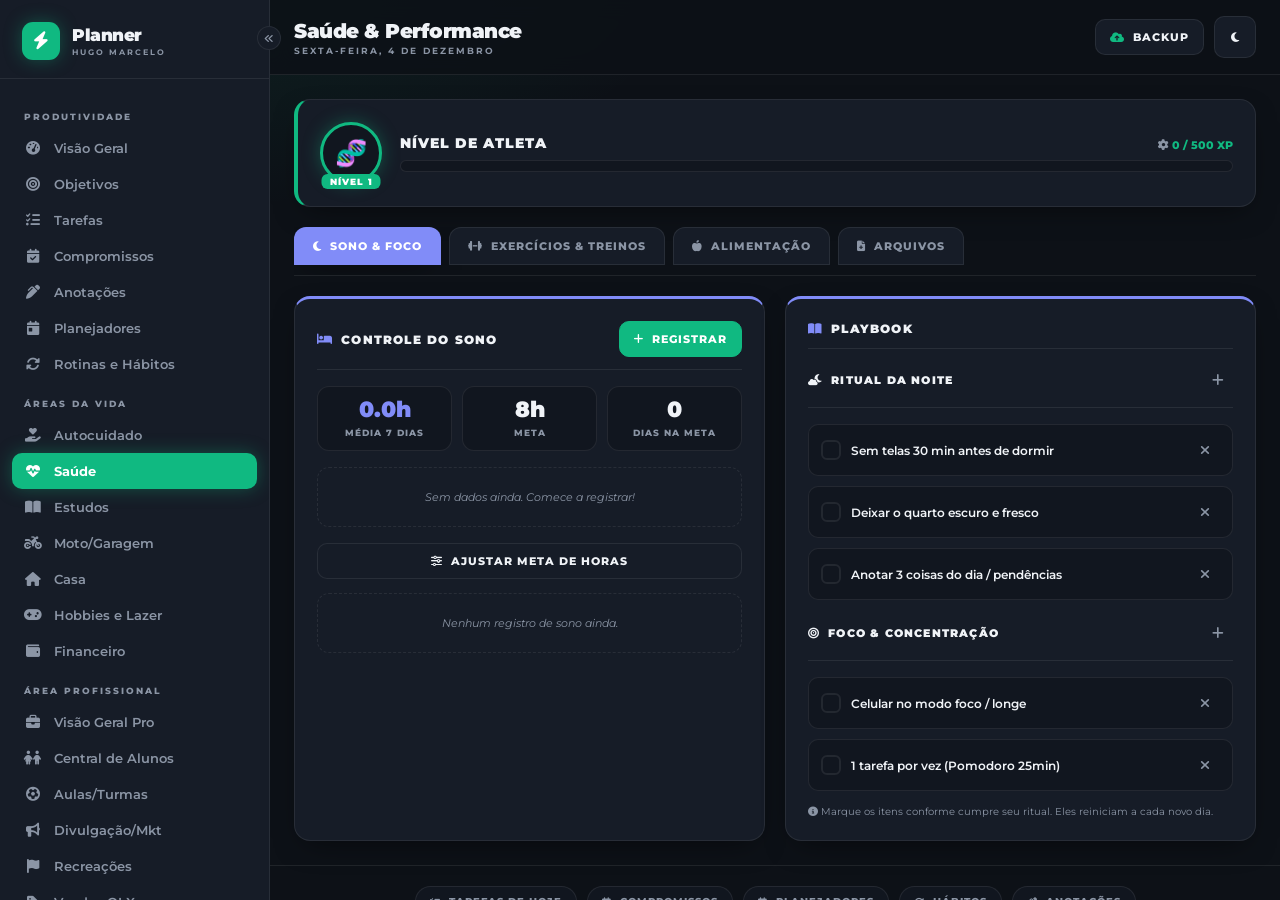
<file: saude.html>
<!DOCTYPE html>
<html lang="pt-br" data-theme="dark">
<head>
  <meta charset="UTF-8">
  <meta name="viewport" content="width=device-width, initial-scale=1.0">
  <title>Planner Hugo Marcelo | Saúde &amp; Performance</title>

  <!-- Ícones e fonte (iguais às outras páginas) -->
  <link rel="stylesheet" href="https://cdnjs.cloudflare.com/ajax/libs/font-awesome/6.5.1/css/all.min.css">
  <link href="https://fonts.googleapis.com/css2?family=Montserrat:wght@400;500;600;700;800;900&display=swap" rel="stylesheet">

  <!-- A APARÊNCIA compartilhada -->
  <link rel="stylesheet" href="style.css">

  <!-- =====================================================================
       ESTILOS SÓ DESTA PÁGINA (saúde)
       Tudo aqui usa o prefixo "sa-" pra não colidir com outras páginas.
       As cores de apoio ficam no :root para que os MODAIS (que ficam fora
       do .container) também consigam enxergá-las — lição que aprendemos
       no planejadores.
       ===================================================================== -->
  <style>
    :root {
      --sa-sono:    #818cf8;   /* indigo  - Sono & Foco        */
      --sa-musc:    var(--accent);
      --sa-corrida: #f59e0b;   /* âmbar   - Corrida            */
      --sa-fut:     #22c55e;   /* verde   - Futebol            */
      --sa-agua:    #3b82f6;   /* azul    - Hidratação         */
      --sa-arq:     #ec4899;   /* rosa    - Arquivos Médicos   */
      --sa-good:    #10b981;
      --sa-mid:     #f59e0b;
      --sa-bad:     #ef4444;
    }

    /* ---- Barra de Nível de Atleta (XP) ---- */
    .sa-xp { display:flex; align-items:center; gap:18px; border-left:4px solid var(--accent); margin-bottom:20px; }
    .sa-xp__badge {
      position:relative; width:62px; height:62px; flex-shrink:0;
      border-radius:50%; display:grid; place-items:center;
      background:var(--bg-soft); border:3px solid var(--accent);
      font-size:26px; box-shadow:var(--glow);
    }
    .sa-xp__lvl {
      position:absolute; bottom:-8px; left:50%; transform:translateX(-50%);
      background:var(--accent); color:#fff; font-size:9px; font-weight:900;
      letter-spacing:1px; padding:2px 8px; border-radius:6px; white-space:nowrap;
    }
    .sa-xp__info { flex:1; min-width:0; }
    .sa-xp__row { display:flex; justify-content:space-between; align-items:flex-end; margin-bottom:8px; gap:10px; }
    .sa-xp__name { font-size:14px; font-weight:900; text-transform:uppercase; letter-spacing:1px; }
    .sa-xp__pts { font-size:11px; font-weight:800; color:var(--accent); white-space:nowrap; cursor:pointer; }
    .sa-xp__pts i { color:var(--text-muted); }
    .sa-xp__track { width:100%; height:12px; background:var(--bg-soft); border:1px solid var(--border); border-radius:99px; overflow:hidden; }
    .sa-xp__fill { height:100%; background:linear-gradient(90deg, #059669, var(--accent)); width:0%; transition:width 1s cubic-bezier(.4,0,.2,1); }

    /* ---- Abas principais ---- */
    .sa-tabs { display:flex; gap:8px; overflow-x:auto; padding-bottom:10px; margin-bottom:20px; border-bottom:1px solid var(--border); }
    .sa-tabs::-webkit-scrollbar { height:0; }
    .sa-tab {
      flex-shrink:0; white-space:nowrap; display:inline-flex; align-items:center; gap:8px;
      padding:11px 18px; border-radius:12px 12px 0 0;
      background:var(--panel); border:1px solid var(--border);
      color:var(--text-muted); font-size:11px; font-weight:800;
      text-transform:uppercase; letter-spacing:1px; transition:all .15s;
    }
    .sa-tab:hover { color:var(--text-strong); }
    .sa-tab.is-active { color:#fff; border-color:transparent; box-shadow:var(--shadow); }
    .sa-tab[data-cor="sono"].is-active    { background:var(--sa-sono); }
    .sa-tab[data-cor="treino"].is-active  { background:var(--sa-musc); }
    .sa-tab[data-cor="nutri"].is-active   { background:var(--sa-good); }
    .sa-tab[data-cor="arquivos"].is-active{ background:var(--sa-arq); }

    /* ---- Sub-abas (dentro de Treinos) ---- */
    .sa-subtabs { display:flex; gap:8px; overflow-x:auto; margin-bottom:18px; }
    .sa-subtab {
      flex-shrink:0; white-space:nowrap; display:inline-flex; align-items:center; gap:6px;
      padding:8px 14px; border-radius:99px; background:var(--bg-soft);
      border:1px solid var(--border); color:var(--text-muted);
      font-size:10px; font-weight:800; text-transform:uppercase; letter-spacing:1px; transition:all .15s;
    }
    .sa-subtab.is-active { color:var(--text-strong); border-color:var(--accent); }

    .sa-panel, .sa-subpanel { display:none; }
    .sa-panel.is-active, .sa-subpanel.is-active { display:block; animation:fadeUp .35s ease both; }

    /* ---- Títulos de seção dentro dos cards ---- */
    .sa-head { display:flex; justify-content:space-between; align-items:center; gap:12px; margin-bottom:16px; padding-bottom:12px; border-bottom:1px solid var(--border); flex-wrap:wrap; }
    .sa-head h3 { font-size:12px; font-weight:900; text-transform:uppercase; letter-spacing:1.2px; display:flex; align-items:center; gap:8px; }
    .sa-card-top { border-top:3px solid var(--accent); }

    /* ---- Mini-estatísticas ---- */
    .sa-stats { display:grid; grid-template-columns:repeat(auto-fit,minmax(90px,1fr)); gap:10px; margin-bottom:16px; }
    .sa-stat { background:var(--bg-soft); border:1px solid var(--border); border-radius:12px; padding:12px; text-align:center; }
    .sa-stat__num { font-size:22px; font-weight:900; line-height:1; }
    .sa-stat__lbl { font-size:9px; font-weight:800; text-transform:uppercase; letter-spacing:1px; color:var(--text-muted); margin-top:6px; }

    /* ---- Formulários (inputs reutilizáveis desta página) ---- */
    .sa-field { margin-bottom:14px; }
    .sa-label { display:block; font-size:10px; font-weight:800; text-transform:uppercase; letter-spacing:1px; color:var(--text-muted); margin-bottom:6px; }
    .sa-input {
      width:100%; background:var(--bg-soft); border:1px solid var(--border);
      border-radius:10px; padding:11px 12px; color:var(--text-strong);
      font-family:inherit; font-size:13px; font-weight:600; outline:none;
    }
    .sa-input:focus { border-color:var(--accent); }
    textarea.sa-input { resize:vertical; min-height:70px; }
    .sa-row2 { display:grid; grid-template-columns:1fr 1fr; gap:12px; }
    .sa-range { width:100%; accent-color:var(--accent); cursor:pointer; }

    /* ---- Listas e linhas ---- */
    .sa-list { display:flex; flex-direction:column; gap:10px; }
    .sa-item {
      background:var(--bg-soft); border:1px solid var(--border); border-radius:12px;
      padding:14px; display:flex; align-items:center; gap:12px;
    }
    .sa-item__main { flex:1; min-width:0; }
    .sa-item__title { font-size:13px; font-weight:800; }
    .sa-item__sub { font-size:11px; color:var(--text-muted); margin-top:3px; }
    .sa-x { background:none; color:var(--text-muted); width:30px; height:30px; border-radius:8px; flex-shrink:0; }
    .sa-x:hover { color:var(--sa-bad); background:var(--panel); }
    .sa-pencil:hover { color:var(--accent); }

    /* ---- Checklists do playbook ---- */
    .sa-check { display:flex; align-items:center; gap:10px; background:var(--bg-soft); border:1px solid var(--border); border-radius:10px; padding:10px 12px; }
    .sa-check__box { width:20px; height:20px; border-radius:6px; border:2px solid var(--border); display:grid; place-items:center; cursor:pointer; flex-shrink:0; color:transparent; font-size:11px; }
    .sa-check.is-done .sa-check__box { background:var(--accent); border-color:var(--accent); color:#fff; }
    .sa-check.is-done .sa-check__txt { text-decoration:line-through; color:var(--text-muted); }
    .sa-check__txt { flex:1; font-size:12px; font-weight:600; }

    /* ---- Pílulas / badges ---- */
    .sa-pill { display:inline-block; font-size:9px; font-weight:900; text-transform:uppercase; letter-spacing:1px; padding:3px 9px; border-radius:99px; border:1px solid; }

    /* ---- Calendário (radar de constância / hidratação) ---- */
    .sa-cal-week { display:grid; grid-template-columns:repeat(7,1fr); gap:5px; text-align:center; font-size:9px; font-weight:800; color:var(--text-muted); margin-bottom:6px; }
    .sa-cal { display:grid; grid-template-columns:repeat(7,1fr); gap:5px; }
    .sa-day { aspect-ratio:1; border-radius:8px; border:1px solid var(--border); background:var(--bg-soft); display:grid; place-items:center; font-size:11px; font-weight:700; cursor:pointer; transition:all .12s; }
    .sa-day.is-on { background:var(--accent); color:#fff; border-color:var(--accent); box-shadow:var(--glow); }
    .sa-day.is-today { outline:2px solid var(--sa-corrida); outline-offset:1px; }
    .sa-day.is-empty { background:transparent; border:none; cursor:default; }

    /* ---- Hidratação (copo) ---- */
    .sa-water { width:90px; height:170px; border:1px solid var(--border); border-radius:14px; overflow:hidden; background:var(--bg-soft); position:relative; flex-shrink:0; box-shadow:inset 0 2px 8px rgba(0,0,0,.3); }
    .sa-water__fill { position:absolute; bottom:0; left:0; width:100%; background:linear-gradient(180deg, rgba(59,130,246,.5), rgba(59,130,246,.8)); transition:height 1s cubic-bezier(.4,0,.2,1); }
    .sa-water__drop { position:absolute; inset:0; display:grid; place-items:center; font-size:30px; color:rgba(255,255,255,.25); }

    /* ---- Gráficos SVG ---- */
    .sa-chart { width:100%; }
    .sa-chart svg { width:100%; height:auto; display:block; }
    .sa-empty { font-size:11px; color:var(--text-muted); font-style:italic; text-align:center; padding:22px; border:1px dashed var(--border); border-radius:12px; }

    /* ---- Toast de level up ---- */
    .sa-toast { position:fixed; bottom:24px; left:50%; transform:translateX(-50%) translateY(20px); background:var(--accent); color:#fff; padding:14px 22px; border-radius:14px; font-weight:900; font-size:13px; box-shadow:var(--shadow); opacity:0; pointer-events:none; transition:all .4s ease; z-index:200; display:flex; align-items:center; gap:10px; }
    .sa-toast.is-show { opacity:1; transform:translateX(-50%) translateY(0); }

    /* ---- +XP flutuante ---- */
    .sa-xpfloat { position:fixed; pointer-events:none; font-weight:900; color:var(--accent); z-index:9999; font-size:18px; opacity:0; }
    .sa-xpfloat.is-go { animation:saFloat .8s ease forwards; }
    @keyframes saFloat { 0%{opacity:1; transform:translateY(0) scale(1);} 100%{opacity:0; transform:translateY(-40px) scale(1.25);} }

    /* ---- Modal: corpo rolável p/ formulários grandes ---- */
    .sa-modal-body { max-height:65dvh; overflow-y:auto; }

    /* ---- Exercícios temporários dentro do modal de ficha ---- */
    .sa-mini { background:var(--bg-soft); border:1px solid var(--border); border-radius:10px; padding:10px 12px; display:flex; justify-content:space-between; align-items:center; gap:10px; font-size:12px; }

    /* ================= NOVOS ESTILOS · ABA TREINOS ================= */

    /* Ícones de esporte dentro do Radar */
    .sa-day.sport-musc    { background:var(--sa-musc);    color:#fff; border-color:var(--sa-musc); }
    .sa-day.sport-corrida { background:var(--sa-corrida); color:#fff; border-color:var(--sa-corrida); }
    .sa-day.sport-futebol { background:var(--sa-fut);     color:#fff; border-color:var(--sa-fut); }
    .sa-day i { font-size:13px; }

    /* Banner da fase ativa */
    .sa-fase-banner { display:flex; flex-wrap:wrap; align-items:center; gap:10px 18px; background:var(--bg-soft); border:1px solid var(--accent); border-radius:14px; padding:14px 16px; margin-bottom:18px; }
    .sa-fase-banner b { color:var(--accent); }
    .sa-fase-banner .sa-fb-item { font-size:12px; font-weight:700; }
    .sa-fase-banner .sa-fb-item span { color:var(--text-muted); font-weight:600; }

    /* Cartões de fase (periodização) */
    .sa-fase { background:var(--bg-soft); border:1px solid var(--border); border-left:4px solid var(--border); border-radius:12px; padding:14px; transition:all .15s; }
    .sa-fase.is-active { border-left-color:var(--accent); box-shadow:var(--glow); }
    .sa-fase__top { display:flex; justify-content:space-between; align-items:flex-start; gap:10px; margin-bottom:10px; }
    .sa-fase__nome { font-size:13px; font-weight:900; }
    .sa-fase__foco { font-size:11px; color:var(--text-muted); margin-top:2px; }
    .sa-fase__grid { display:grid; grid-template-columns:repeat(4,1fr); gap:8px; margin:12px 0; text-align:center; }
    .sa-fase__cell { background:var(--panel); border:1px solid var(--border); border-radius:8px; padding:8px 4px; }
    .sa-fase__cell b { display:block; font-size:14px; font-weight:900; color:var(--accent); }
    .sa-fase__cell span { font-size:8px; font-weight:800; text-transform:uppercase; letter-spacing:.5px; color:var(--text-muted); }
    .sa-status { font-size:9px; font-weight:900; text-transform:uppercase; letter-spacing:1px; padding:3px 9px; border-radius:99px; border:1px solid; white-space:nowrap; }
    .sa-status.nao        { color:var(--text-muted); border-color:var(--border); }
    .sa-status.andamento  { color:var(--sa-good); border-color:var(--sa-good); }
    .sa-status.concluida  { color:var(--sa-corrida); border-color:var(--sa-corrida); }

    /* Toggle segmentado Academia / Casa */
    .sa-seg { display:inline-flex; background:var(--bg-soft); border:1px solid var(--border); border-radius:99px; padding:4px; gap:4px; }
    .sa-seg__btn { border:none; background:none; color:var(--text-muted); font-size:11px; font-weight:800; text-transform:uppercase; letter-spacing:.5px; padding:8px 16px; border-radius:99px; cursor:pointer; display:inline-flex; align-items:center; gap:6px; transition:all .15s; }
    .sa-seg__btn.is-active { background:var(--accent); color:#fff; }

    /* Ficha de força (treino) + linhas de exercício com check */
    .sa-treino-card { border-top:3px solid var(--accent); }
    .sa-treino-card.calistenia { border-top-color:#a855f7; }
    .sa-fprog { height:8px; background:var(--bg-soft); border:1px solid var(--border); border-radius:99px; overflow:hidden; margin:6px 0 0; }
    .sa-fprog__fill { height:100%; background:var(--accent); width:0%; transition:width .4s; }
    .sa-exrow { display:flex; align-items:flex-start; gap:12px; background:var(--bg-soft); border:1px solid var(--border); border-radius:12px; padding:12px; }
    .sa-exrow.is-done { opacity:.6; }
    .sa-exrow__chk { width:26px; height:26px; flex-shrink:0; border-radius:8px; border:2px solid var(--border); display:grid; place-items:center; cursor:pointer; color:transparent; font-size:13px; margin-top:2px; transition:all .12s; }
    .sa-exrow.is-done .sa-exrow__chk { background:var(--accent); border-color:var(--accent); color:#fff; }
    .sa-exrow__body { flex:1; min-width:0; }
    .sa-exrow__nome { font-size:13px; font-weight:800; }
    .sa-exrow.is-done .sa-exrow__nome { text-decoration:line-through; }
    .sa-exrow__meta { font-size:11px; color:var(--accent); font-weight:700; margin-top:3px; }
    .sa-exrow__dica { font-size:11px; color:var(--text-muted); margin-top:4px; }
    .sa-exrow__grupo { font-size:8px; font-weight:900; text-transform:uppercase; letter-spacing:1px; color:var(--text-muted); background:var(--panel); padding:2px 7px; border-radius:99px; border:1px solid var(--border); }

    /* Split / mapa muscular (accordion) */
    .sa-split-grp { background:var(--bg-soft); border:1px solid var(--border); border-radius:12px; margin-bottom:8px; overflow:hidden; }
    .sa-split-head { display:flex; justify-content:space-between; align-items:center; gap:10px; padding:12px 14px; cursor:pointer; }
    .sa-split-head b { font-size:12px; font-weight:800; }
    .sa-split-head small { font-size:10px; color:var(--text-muted); }
    .sa-split-body { padding:0 14px 14px; display:none; }
    .sa-split-grp.is-open .sa-split-body { display:block; }
    .sa-split-sec { margin-top:10px; }
    .sa-split-sec p { font-size:10px; font-weight:900; text-transform:uppercase; letter-spacing:1px; color:var(--accent); margin-bottom:5px; }
    .sa-split-sec span { display:inline-block; font-size:11px; background:var(--panel); border:1px solid var(--border); border-radius:8px; padding:4px 9px; margin:0 4px 4px 0; }

    /* Plano de corrida (linhas) */
    .sa-week { margin-bottom:16px; }
    .sa-week__head { display:flex; align-items:center; gap:10px; margin-bottom:8px; flex-wrap:wrap; }
    .sa-week__num { font-size:12px; font-weight:900; text-transform:uppercase; letter-spacing:1px; }
    .sa-week__foco { font-size:10px; color:var(--text-muted); font-style:italic; }
    .sa-run { display:flex; align-items:flex-start; gap:12px; background:var(--bg-soft); border:1px solid var(--border); border-left:4px solid var(--border); border-radius:12px; padding:12px; margin-bottom:8px; }
    .sa-run.is-done { opacity:.62; border-left-color:var(--sa-good)!important; }
    .sa-run__chk { width:26px; height:26px; flex-shrink:0; border-radius:8px; border:2px solid var(--border); display:grid; place-items:center; cursor:pointer; color:transparent; font-size:13px; margin-top:2px; }
    .sa-run.is-done .sa-run__chk { background:var(--sa-good); border-color:var(--sa-good); color:#fff; }
    .sa-run__body { flex:1; min-width:0; }
    .sa-run__top { display:flex; align-items:center; gap:8px; flex-wrap:wrap; margin-bottom:3px; }
    .sa-run__letra { font-size:12px; font-weight:900; }
    .sa-run__tipo { font-size:9px; font-weight:900; text-transform:uppercase; letter-spacing:.5px; padding:2px 8px; border-radius:99px; color:#fff; }
    .sa-run__desc { font-size:12px; }
    .sa-run__refs { font-size:10px; color:var(--text-muted); margin-top:4px; }
    .sa-run__reg { font-size:11px; color:var(--sa-good); font-weight:700; margin-top:4px; }

    /* Regras de ouro / legenda */
    .sa-rule { display:flex; gap:10px; align-items:flex-start; font-size:12px; margin-bottom:8px; }
    .sa-rule i { color:var(--accent); margin-top:2px; }
    .sa-legrow { display:flex; gap:10px; align-items:center; font-size:11px; padding:8px 0; border-bottom:1px solid var(--border); }
    .sa-legrow:last-child { border-bottom:none; }

    /* Valores calculados (avaliação) */
    .sa-auto { display:grid; grid-template-columns:repeat(3,1fr); gap:8px; margin:8px 0 14px; }
    .sa-auto > div { background:var(--bg-soft); border:1px solid var(--border); border-radius:10px; padding:8px; text-align:center; }
    .sa-auto b { display:block; font-size:16px; font-weight:900; color:var(--accent); }
    .sa-auto span { font-size:8px; font-weight:800; text-transform:uppercase; letter-spacing:.5px; color:var(--text-muted); }

    /* ===== TREINOS v2: periodização, força, split, corrida 12 semanas ===== */
    .sa-fase-banner { display:flex; flex-wrap:wrap; align-items:center; gap:10px 16px; background:var(--bg-soft); border:1px solid var(--border); border-left:4px solid var(--accent); border-radius:12px; padding:12px 16px; margin-bottom:16px; font-size:12px; }
    .sa-fase-banner b { color:var(--accent); }
    .sa-fase-banner .sa-pill { border-color:var(--accent); color:var(--accent); }

    .sa-fase { border:1px solid var(--border); border-radius:14px; padding:16px; background:var(--bg-soft); transition:all .15s; }
    .sa-fase.is-ativa { border-color:var(--accent); box-shadow:var(--glow); }
    .sa-fase__top { display:flex; justify-content:space-between; align-items:flex-start; gap:10px; margin-bottom:6px; }
    .sa-fase__num { font-size:13px; font-weight:900; }
    .sa-fase__foco { font-size:11px; color:var(--text-muted); }
    .sa-fase__params { display:flex; flex-wrap:wrap; gap:6px; margin:10px 0; }
    .sa-tag { font-size:10px; font-weight:800; padding:4px 9px; border-radius:8px; background:var(--panel); border:1px solid var(--border); }

    .sa-seg { display:inline-flex; background:var(--bg-soft); border:1px solid var(--border); border-radius:99px; padding:4px; gap:4px; }
    .sa-seg button { border:none; background:none; color:var(--text-muted); font-size:11px; font-weight:800; text-transform:uppercase; letter-spacing:.5px; padding:8px 14px; border-radius:99px; cursor:pointer; }
    .sa-seg button.is-on { background:var(--accent); color:#fff; }
    .sa-seg.sa-seg--casa button.is-on { background:var(--sa-corrida); }

    .sa-abc { display:flex; gap:8px; margin:14px 0; }
    .sa-abc button { flex:1; padding:12px 8px; border-radius:12px; background:var(--bg-soft); border:1px solid var(--border); color:var(--text-muted); font-weight:900; cursor:pointer; text-align:center; line-height:1.3; }
    .sa-abc button.is-on { border-color:var(--accent); color:var(--text-strong); box-shadow:var(--shadow); }
    .sa-abc small { display:block; font-size:9px; font-weight:700; color:var(--text-muted); text-transform:uppercase; margin-top:2px; }

    .sa-exr { display:flex; align-items:flex-start; gap:12px; background:var(--bg-soft); border:1px solid var(--border); border-radius:12px; padding:12px; }
    .sa-exr.is-done { border-color:var(--accent); }
    .sa-exr__chk { width:26px; height:26px; border-radius:8px; border:2px solid var(--border); display:grid; place-items:center; cursor:pointer; flex-shrink:0; color:transparent; font-size:12px; }
    .sa-exr.is-done .sa-exr__chk { background:var(--accent); border-color:var(--accent); color:#fff; }
    .sa-exr__n { font-size:10px; font-weight:900; color:var(--text-muted); width:16px; flex-shrink:0; text-align:center; padding-top:5px; }
    .sa-exr__body { flex:1; min-width:0; }
    .sa-exr__nome { font-size:13px; font-weight:800; }
    .sa-exr.is-done .sa-exr__nome { text-decoration:line-through; color:var(--text-muted); }
    .sa-exr__meta { font-size:11px; color:var(--text-muted); margin-top:4px; display:flex; flex-wrap:wrap; gap:4px 10px; }
    .sa-exr__dica { font-size:11px; font-style:italic; color:var(--text-muted); margin-top:5px; }

    .sa-split { display:grid; grid-template-columns:repeat(auto-fill,minmax(150px,1fr)); gap:10px; }
    .sa-split__g { border:1px solid var(--border); border-radius:12px; overflow:hidden; height:fit-content; }
    .sa-split__h { background:var(--bg-soft); padding:10px 12px; font-size:12px; font-weight:900; cursor:pointer; display:flex; justify-content:space-between; align-items:center; gap:8px; }
    .sa-split__b { padding:0 12px; max-height:0; overflow:hidden; font-size:11px; transition:all .2s; }
    .sa-split__g.is-open .sa-split__b { padding:10px 12px; max-height:600px; }
    .sa-split__sec { font-size:10px; font-weight:800; color:var(--accent); text-transform:uppercase; margin:8px 0 3px; }

    .sa-week { border:1px solid var(--border); border-radius:14px; margin-bottom:12px; overflow:hidden; }
    .sa-week__h { background:var(--bg-soft); padding:12px 14px; cursor:pointer; display:flex; justify-content:space-between; align-items:center; gap:10px; }
    .sa-week__t { font-size:13px; font-weight:900; }
    .sa-week__foco { font-size:10px; color:var(--text-muted); margin-top:2px; }
    .sa-week__b { padding:0 14px; max-height:0; overflow:hidden; transition:max-height .25s; }
    .sa-week.is-open .sa-week__b { padding:6px 14px 12px; max-height:1600px; }
    .sa-run { display:flex; align-items:flex-start; gap:10px; padding:12px 0; border-top:1px dashed var(--border); }
    .sa-run:first-child { border-top:none; }
    .sa-run__tag { font-size:18px; flex-shrink:0; width:24px; text-align:center; }
    .sa-run__body { flex:1; min-width:0; }
    .sa-run__top { font-size:12px; font-weight:800; }
    .sa-run.is-done .sa-run__top::after { content:" ✓"; color:var(--accent); }
    .sa-run__desc { font-size:11px; color:var(--text-muted); margin-top:2px; }
    .sa-run__nums { font-size:10px; color:var(--text-muted); margin-top:3px; }
    .sa-run.is-done { opacity:.7; }

    .sa-day.has-sport { border-color:var(--c); background:color-mix(in srgb, var(--c) 16%, transparent); }
    .sa-day.has-sport i { color:var(--c); font-size:13px; }

    /* ===== Ajustes pedidos: radar compacto + fichas mais finas ===== */
    .sa-radar { max-width:430px; }
    .sa-radar .sa-stats { gap:6px; margin-bottom:10px; }
    .sa-radar .sa-stat { padding:7px 4px; }
    .sa-radar .sa-stat__num { font-size:16px; }
    .sa-radar .sa-stat__lbl { font-size:8px; margin-top:3px; }
    .sa-radar .sa-cal, .sa-radar .sa-cal-week { max-width:300px; margin-left:auto; margin-right:auto; gap:4px; }
    .sa-radar .sa-day { font-size:10px; border-radius:6px; }

    .sa-count { font-size:11px; font-weight:800; color:var(--text-strong); border:1px solid var(--border); border-radius:8px; padding:4px 10px; white-space:nowrap; }
    .sa-exr { padding:10px 12px; }
    .sa-exr__line { display:flex; flex-wrap:wrap; align-items:center; gap:6px; }
    .sa-exr__nome { font-size:12px; font-weight:800; margin-right:2px; }
    .sa-tag2 { font-size:10px; font-weight:700; padding:2px 8px; border:1px solid var(--border); border-radius:8px; color:var(--text-muted); white-space:nowrap; }

    /* radar + split lado a lado no desktop; empilha no mobile */
    .sa-toprow { display:flex; gap:20px; align-items:flex-start; margin-bottom:20px; }
    .sa-toprow .sa-radar { flex:0 0 400px; max-width:400px; margin-bottom:0; }
    .sa-toprow .sa-splitcard { flex:1; min-width:0; margin-bottom:0; }

    /* ===================================================================== */
    /* NUTRIÇÃO · aba Alimentação (prefixo nu-)                              */
    /* ===================================================================== */
    .nu-subtabs { display:flex; gap:8px; overflow-x:auto; margin-bottom:18px; flex-wrap:wrap; }
    .nu-subtab {
      flex-shrink:0; padding:9px 14px; border-radius:99px; border:1px solid var(--border);
      background:var(--bg-soft); color:var(--text-muted); font-weight:800; font-size:11px;
      cursor:pointer; display:flex; align-items:center; gap:7px; transition:.2s;
    }
    .nu-subtab:hover { color:var(--text-strong); }
    .nu-subtab.is-active { color:#fff; background:var(--accent); border-color:var(--accent); }
    .nu-subpanel { display:none; }
    .nu-subpanel.is-active { display:block; animation:fadeUp .35s ease both; }

    /* faixa de status da semana (topo do "Hoje") */
    .nu-now { display:flex; align-items:center; gap:14px; flex-wrap:wrap;
      padding:16px; border-radius:14px; background:var(--bg-soft);
      border:1px solid var(--border); border-left:5px solid var(--accent); margin-bottom:18px; }
    .nu-now__big { font-size:26px; font-weight:900; color:var(--text-strong); line-height:1; }
    .nu-now__lbl { font-size:10px; font-weight:800; text-transform:uppercase; letter-spacing:1px; color:var(--text-muted); }

    /* cartões de refeição do "Hoje" */
    .nu-meal { display:flex; gap:14px; padding:15px; border-radius:14px; background:var(--panel);
      border:1px solid var(--border); border-left:4px solid var(--accent); margin-bottom:11px; }
    .nu-meal__ic { width:42px; height:42px; border-radius:12px; display:flex; align-items:center;
      justify-content:center; font-size:18px; background:var(--bg-soft); flex-shrink:0; }
    .nu-meal__lbl { font-size:10px; font-weight:800; text-transform:uppercase; letter-spacing:1px; color:var(--text-muted); }
    .nu-meal__nome { font-size:14px; font-weight:700; color:var(--text-strong); margin-top:3px; line-height:1.4; }
    .nu-meal__sub { font-size:11px; color:var(--text-muted); margin-top:5px; line-height:1.45; }

    /* chips e macros */
    .nu-chip { display:inline-flex; align-items:center; gap:5px; padding:4px 11px; border-radius:999px;
      font-size:10px; font-weight:800; background:var(--bg-soft); border:1px solid var(--border); }
    .nu-macros { display:flex; gap:8px; flex-wrap:wrap; margin-top:12px; }
    .nu-macro { flex:1; min-width:84px; text-align:center; background:var(--bg-soft); border:1px solid var(--border);
      border-radius:10px; padding:9px; }
    .nu-macro b { display:block; font-size:13px; color:var(--text-strong); }
    .nu-macro span { font-size:9px; text-transform:uppercase; letter-spacing:1px; color:var(--text-muted); font-weight:800; }

    /* cronograma — semana colapsável */
    .nu-wk { border:1px solid var(--border); border-radius:14px; margin-bottom:10px; overflow:hidden; background:var(--panel); }
    .nu-wk.is-now { border-color:var(--accent); box-shadow:0 0 0 1px var(--accent); }
    .nu-wk__head { display:flex; align-items:center; gap:11px; padding:13px 15px; cursor:pointer; user-select:none; }
    .nu-wk__head h4 { font-size:13px; margin:0; flex:1; color:var(--text-strong); }
    .nu-wk__chev { transition:.25s; color:var(--text-muted); }
    .nu-wk.is-open .nu-wk__chev { transform:rotate(90deg); }
    .nu-wk__body { display:none; padding:2px 15px 15px; }
    .nu-wk.is-open .nu-wk__body { display:block; }
    .nu-wk__row { display:flex; gap:10px; padding:9px 0; border-top:1px dashed var(--border); font-size:12px; }
    .nu-wk__row b { flex-shrink:0; width:78px; color:var(--text-muted); font-size:9px; text-transform:uppercase; letter-spacing:.5px; padding-top:3px; font-weight:800; }
    .nu-wk__row span { color:var(--text-strong); line-height:1.45; }

    /* fases */
    .nu-fase { border:1px solid var(--border); border-left-width:5px; border-radius:14px; padding:16px; background:var(--panel); margin-bottom:12px; }
    .nu-fase.is-now { box-shadow:0 0 0 1px var(--accent); }
    .nu-fase__top { display:flex; align-items:center; gap:9px; margin-bottom:6px; }
    .nu-fase__top h4 { margin:0; font-size:15px; flex:1; color:var(--text-strong); }
    .nu-fase__txt { font-size:12px; color:var(--text-muted); line-height:1.5; margin:4px 0; }

    /* biblioteca de receitas */
    .nu-rec { border:1px solid var(--border); border-radius:14px; padding:15px; background:var(--panel); margin-bottom:11px; }
    .nu-rec__top { display:flex; align-items:flex-start; gap:10px; margin-bottom:8px; }
    .nu-rec__top h4 { margin:0; font-size:14px; flex:1; color:var(--text-strong); line-height:1.35; }
    .nu-rec__ing { font-size:12px; color:var(--text-muted); line-height:1.5; }
    .nu-rec__dica { font-size:11px; font-style:italic; color:var(--text-muted); margin-top:8px;
      background:var(--bg-soft); border-radius:8px; padding:8px 10px; border-left:3px solid var(--accent); }

    /* lista de compras */
    .nu-catname { font-size:11px; font-weight:800; text-transform:uppercase; letter-spacing:1px;
      color:var(--accent); margin:18px 0 9px; }
    .nu-buy { display:flex; align-items:center; gap:11px; padding:10px 12px; border-radius:10px;
      background:var(--bg-soft); border:1px solid var(--border); margin-bottom:6px; cursor:pointer; transition:.15s; }
    .nu-buy.is-done { opacity:.5; }
    .nu-buy.is-done .nu-buy__txt { text-decoration:line-through; }
    .nu-buy__box { width:20px; height:20px; border-radius:6px; border:2px solid var(--border);
      display:flex; align-items:center; justify-content:center; flex-shrink:0; color:#fff; font-size:11px; }
    .nu-buy.is-done .nu-buy__box { background:var(--accent); border-color:var(--accent); }
    .nu-buy__txt { font-size:13px; flex:1; color:var(--text-strong); }

    @media (max-width:880px){
      .sa-toprow { flex-direction:column; }
      .sa-toprow .sa-radar { flex:none; max-width:none; width:100%; }
    }

    /* dica/progressão do exercício com destaque de fundo */
    .sa-exr__dica { font-style:normal; background:var(--panel); border:1px solid var(--border); border-radius:8px; padding:7px 10px; margin-top:7px; line-height:1.45; }
    .sa-exr__dica i { color:var(--accent); margin-right:5px; }

    /* seletor de planos de corrida */
    .sa-plan-sel { display:flex; flex-wrap:wrap; gap:8px; margin-bottom:16px; }
    .sa-plan-sel button { flex:1; min-width:120px; padding:10px 12px; border-radius:12px; background:var(--bg-soft); border:1px solid var(--border); color:var(--text-muted); font-weight:800; font-size:11px; cursor:pointer; text-align:left; line-height:1.3; }
    .sa-plan-sel button.is-on { border-color:var(--sa-corrida); color:var(--text-strong); box-shadow:var(--shadow); }
    .sa-plan-sel button small { display:block; font-size:9px; font-weight:700; color:var(--text-muted); margin-top:2px; }

    @media (max-width:520px){
      .sa-row2 { grid-template-columns:1fr; }
      .sa-xp { flex-direction:column; text-align:center; }
      .sa-fase__grid { grid-template-columns:repeat(2,1fr); }
    }
  </style>
</head>

<body class="app" data-page="saude">

  <div id="sidebar-container"></div>
  <div id="overlay" class="overlay" onclick="fecharMenu()"></div>

  <main class="main">

    <!-- Cabeçalho padrão -->
    <header class="header">
      <div class="header__left">
        <button class="btn btn--icon btn--menu" onclick="abrirMenu()" aria-label="Abrir menu">
          <i class="fa-solid fa-bars"></i>
        </button>
        <div>
          <h1 class="header__title">Saúde &amp; Performance</h1>
          <p class="header__subtitle" id="sa-data">Sua máquina humana</p>
        </div>
      </div>
      <div class="header__actions">
        <button class="btn" onclick="abrirSync()">
          <i class="fa-solid fa-cloud-arrow-up" style="color: var(--accent)"></i>
          <span>Backup</span>
        </button>
        <button class="btn btn--icon" id="btn-tema" onclick="Tema.alternar()" aria-label="Trocar tema">
          <i class="fa-solid fa-moon"></i>
        </button>
      </div>
    </header>

    <div class="container fade-up">

      <!-- ======================= NÍVEL DE ATLETA (XP) ======================= -->
      <section class="card sa-xp">
        <div class="sa-xp__badge">🧬<span class="sa-xp__lvl">NÍVEL <span id="sa-lvl">1</span></span></div>
        <div class="sa-xp__info">
          <div class="sa-xp__row">
            <span class="sa-xp__name">Nível de Atleta</span>
            <span class="sa-xp__pts" onclick="SA.ajustarXP()" title="Ajustar XP manualmente">
              <i class="fa-solid fa-gear"></i> <span id="sa-xp">0</span> / <span id="sa-xpmax">500</span> XP
            </span>
          </div>
          <div class="sa-xp__track"><div class="sa-xp__fill" id="sa-xpfill"></div></div>
        </div>
      </section>

      <!-- ======================= ABAS PRINCIPAIS ======================= -->
      <div class="sa-tabs">
        <button class="sa-tab is-active" data-cor="sono"     onclick="SA.tab('sono')"><i class="fa-solid fa-moon"></i> Sono &amp; Foco</button>
        <button class="sa-tab" data-cor="treino"   onclick="SA.tab('treino')"><i class="fa-solid fa-dumbbell"></i> Exercícios &amp; Treinos</button>
        <button class="sa-tab" data-cor="nutri"    onclick="SA.tab('nutri')"><i class="fa-solid fa-apple-whole"></i> Alimentação</button>
        <button class="sa-tab" data-cor="arquivos" onclick="SA.tab('arquivos')"><i class="fa-solid fa-file-medical"></i> Arquivos</button>
      </div>

      <!-- ============================================================== -->
      <!-- ABA 1 · SONO & FOCO                                            -->
      <!-- ============================================================== -->
      <section id="sa-panel-sono" class="sa-panel is-active">
        <div class="grid grid--2">

          <!-- Registro de sono -->
          <div class="card sa-card-top" style="border-top-color:var(--sa-sono)">
            <div class="sa-head">
              <h3><i class="fa-solid fa-bed" style="color:var(--sa-sono)"></i> Controle do Sono</h3>
              <button class="btn btn--primary" onclick="SA.openSono()"><i class="fa-solid fa-plus"></i> Registrar</button>
            </div>
            <div class="sa-stats">
              <div class="sa-stat"><div class="sa-stat__num" id="sono-media" style="color:var(--sa-sono)">0h</div><div class="sa-stat__lbl">Média 7 dias</div></div>
              <div class="sa-stat"><div class="sa-stat__num" id="sono-meta">8h</div><div class="sa-stat__lbl">Meta</div></div>
              <div class="sa-stat"><div class="sa-stat__num" id="sono-nameta">0</div><div class="sa-stat__lbl">Dias na meta</div></div>
            </div>
            <div class="sa-chart" id="sono-chart" style="margin-bottom:16px;"></div>
            <button class="btn" style="width:100%; justify-content:center; margin-bottom:14px;" onclick="SA.setMetaSono()"><i class="fa-solid fa-sliders"></i> Ajustar meta de horas</button>
            <div class="sa-list" id="sono-lista"></div>
          </div>

          <!-- Playbook: ritual da noite + foco -->
          <div class="card sa-card-top" style="border-top-color:var(--sa-sono)">
            <div class="sa-head">
              <h3><i class="fa-solid fa-book-open" style="color:var(--sa-sono)"></i> Playbook</h3>
            </div>

            <div class="sa-head" style="margin-top:4px;">
              <h3 style="font-size:11px;"><i class="fa-solid fa-cloud-moon"></i> Ritual da Noite</h3>
              <button class="sa-x sa-pencil" onclick="SA.addRitual('noite')" title="Adicionar item"><i class="fa-solid fa-plus"></i></button>
            </div>
            <div class="sa-list" id="ritual-noite" style="margin-bottom:18px;"></div>

            <div class="sa-head" style="margin-top:4px;">
              <h3 style="font-size:11px;"><i class="fa-solid fa-bullseye"></i> Foco &amp; Concentração</h3>
              <button class="sa-x sa-pencil" onclick="SA.addRitual('foco')" title="Adicionar item"><i class="fa-solid fa-plus"></i></button>
            </div>
            <div class="sa-list" id="ritual-foco"></div>
            <p style="font-size:10px; color:var(--text-muted); margin-top:14px;">
              <i class="fa-solid fa-circle-info"></i> Marque os itens conforme cumpre seu ritual. Eles reiniciam a cada novo dia.
            </p>
          </div>

        </div>
      </section>

      <!-- ============================================================== -->
      <!-- ABA 2 · EXERCÍCIOS & TREINOS (sub-abas)                        -->
      <!-- ============================================================== -->
      <section id="sa-panel-treino" class="sa-panel">

        <!-- ===== TOPO: Futebol (só na aba futebol) ===== -->
        <div id="futebol-top" style="display:none; margin-bottom:20px;">
          <div class="card sa-card-top" style="border-top-color:var(--sa-fut)">
            <div class="sa-head">
              <h3><i class="fa-solid fa-futbol" style="color:var(--sa-fut)"></i> Peladas &amp; Jogos</h3>
              <button class="btn btn--primary" style="background:var(--sa-fut); border-color:var(--sa-fut)" onclick="SA.openFut()"><i class="fa-solid fa-plus"></i> Registrar Jogo</button>
            </div>
            <div class="sa-stats">
              <div class="sa-stat"><div class="sa-stat__num" id="fut-jogos" style="color:var(--sa-fut)">0</div><div class="sa-stat__lbl">Jogos</div></div>
              <div class="sa-stat"><div class="sa-stat__num" id="fut-gols">0</div><div class="sa-stat__lbl">Gols</div></div>
              <div class="sa-stat"><div class="sa-stat__num" id="fut-assist">0</div><div class="sa-stat__lbl">Assist.</div></div>
              <div class="sa-stat"><div class="sa-stat__num" id="fut-nota">--</div><div class="sa-stat__lbl">Nota média</div></div>
            </div>
            <div class="sa-list" id="fut-lista"></div>
          </div>
        </div>

        <!-- ===== RADAR (compacto) + MAPA DO SPLIT lado a lado ===== -->
        <div class="sa-toprow">
          <div class="card sa-card-top sa-radar">
            <div class="sa-head">
              <h3><i class="fa-solid fa-fire" style="color:var(--accent)"></i> Radar de Constância</h3>
              <div style="display:flex; gap:6px;">
                <button class="btn btn--icon" onclick="SA.mesRadar(-1)"><i class="fa-solid fa-chevron-left"></i></button>
                <button class="btn btn--icon" onclick="SA.mesRadar(1)"><i class="fa-solid fa-chevron-right"></i></button>
              </div>
            </div>
            <div class="sa-stats">
              <div class="sa-stat"><div class="sa-stat__num" id="radar-musc" style="color:var(--sa-musc)">0</div><div class="sa-stat__lbl">💪 Musc.</div></div>
              <div class="sa-stat"><div class="sa-stat__num" id="radar-cor" style="color:var(--sa-corrida)">0</div><div class="sa-stat__lbl">🏃 Corrida</div></div>
              <div class="sa-stat"><div class="sa-stat__num" id="radar-fut" style="color:var(--sa-fut)">0</div><div class="sa-stat__lbl">⚽ Futebol</div></div>
              <div class="sa-stat"><div class="sa-stat__num" id="radar-total">0</div><div class="sa-stat__lbl">Total</div></div>
            </div>
            <p style="text-align:center; font-size:11px; font-weight:800; text-transform:uppercase; letter-spacing:1px; margin-bottom:10px;" id="radar-label">--</p>
            <div class="sa-cal-week"><span>D</span><span>S</span><span>T</span><span>Q</span><span>Q</span><span>S</span><span>S</span></div>
            <div class="sa-cal" id="radar-grid"></div>
            <p style="font-size:10px; color:var(--text-muted); margin-top:10px; text-align:center;"><i class="fa-solid fa-hand-pointer"></i> 1× 💪 · 2× 🏃 · 3× ⚽ · 4× limpa</p>
          </div>

          <div class="card sa-card-top sa-splitcard">
            <div class="sa-head"><h3><i class="fa-solid fa-diagram-project"></i> Mapa do Split (referência)</h3></div>
            <p style="font-size:11px; color:var(--text-muted); margin-bottom:14px;">Os 8 grupos do ciclo e seus exercícios por seção. Clique para abrir.</p>
            <div class="sa-split" id="peri-split"></div>
          </div>
        </div>

        <!-- ===== SUB-ABAS ===== -->
        <div class="sa-subtabs">
          <button class="sa-subtab is-active" onclick="SA.subtab('peri')"><i class="fa-solid fa-layer-group"></i> Periodização</button>
          <button class="sa-subtab" onclick="SA.subtab('forca')"><i class="fa-solid fa-dumbbell"></i> Força</button>
          <button class="sa-subtab" onclick="SA.subtab('corrida')"><i class="fa-solid fa-person-running"></i> Corrida</button>
          <button class="sa-subtab" onclick="SA.subtab('futebol')"><i class="fa-solid fa-futbol"></i> Futebol</button>
          <button class="sa-subtab" onclick="SA.subtab('outros')"><i class="fa-solid fa-plus"></i> Outros</button>
        </div>

        <!-- ===== SUB: PERIODIZAÇÃO (hub) ===== -->
        <div id="sa-sub-peri" class="sa-subpanel is-active">
          <div class="card sa-card-top">
            <div class="sa-head"><h3><i class="fa-solid fa-layer-group"></i> Ciclo de Treino — Periodização Clássica</h3></div>
            <p style="font-size:11px; color:var(--text-muted); margin-bottom:16px;">
              Defina a <b>data de início</b> de cada fase e <b>ative</b> a fase atual. As séries, reps e carga das fichas de Força seguem a fase ativa automaticamente.
            </p>
            <div class="grid grid--2" id="peri-fases"></div>
          </div>
        </div>

        <!-- ===== SUB: FORÇA (Academia ↔ Casa) ===== -->
        <div id="sa-sub-forca" class="sa-subpanel">
          <div class="card sa-card-top" style="margin-bottom:20px;">
            <div id="forca-banner" class="sa-fase-banner"></div>
            <div style="display:flex; flex-wrap:wrap; gap:12px; justify-content:space-between; align-items:center;">
              <div class="sa-seg" id="forca-modo">
                <button onclick="SA.setForcaModo('academia')"><i class="fa-solid fa-dumbbell"></i> Academia</button>
                <button onclick="SA.setForcaModo('casa')"><i class="fa-solid fa-house"></i> Casa</button>
              </div>
              <span id="forca-modo-lbl" class="sa-pill" style="color:var(--accent); border-color:var(--accent)">Musculação</span>
            </div>
            <div class="sa-abc" id="forca-abc">
              <button onclick="SA.setForcaTreino('A')">A<small>Push 💪</small></button>
              <button onclick="SA.setForcaTreino('B')">B<small>Pull 🦥</small></button>
              <button onclick="SA.setForcaTreino('C')">C<small>Legs 🦵</small></button>
            </div>
            <div id="forca-ficha"></div>
          </div>

          <!-- AVALIAÇÃO FÍSICA (vai pro fundo) -->
          <div class="card sa-card-top">
            <div class="sa-head">
              <h3><i class="fa-solid fa-weight-scale"></i> Avaliação Física</h3>
              <button class="btn btn--primary" onclick="SA.openAval()"><i class="fa-solid fa-plus"></i> Nova medição</button>
            </div>
            <div class="sa-stats" id="aval-stats"></div>
            <div class="grid grid--3" style="margin-bottom:16px;">
              <div class="sa-chart" id="aval-chart-peso"></div>
              <div class="sa-chart" id="aval-chart-gord"></div>
              <div class="sa-chart" id="aval-chart-cint"></div>
            </div>
            <div class="sa-list" id="aval-lista"></div>
          </div>
        </div>

        <!-- ===== SUB: CORRIDA (plano de 12 semanas) ===== -->
        <div id="sa-sub-corrida" class="sa-subpanel">
          <div class="card sa-card-top" style="border-top-color:var(--sa-corrida); margin-bottom:20px;">
            <div class="sa-head"><h3><i class="fa-solid fa-flag-checkered" style="color:var(--sa-corrida)"></i> Planos de Corrida</h3></div>
            <p style="font-size:11px; color:var(--text-muted); margin-bottom:12px;">Escolha seu objetivo. Cada plano usa a mesma lógica 80/20, com mais ou menos semanas — e guarda o próprio progresso.</p>
            <div class="sa-plan-sel" id="cor-plan-sel"></div>
            <div class="sa-fase-banner" id="cor-alvo" style="border-left-color:var(--sa-corrida)"></div>
            <div class="sa-row2">
              <div class="sa-field"><label class="sa-label">Início do plano</label><input type="date" class="sa-input" id="cor-inicio" onchange="SA.setCorInicio()"></div>
              <div class="sa-field"><label class="sa-label">Conclusão prevista</label><input type="text" class="sa-input" id="cor-fim" readonly></div>
            </div>
            <p style="font-size:11px; font-weight:800; margin-bottom:6px;">Progresso: <span id="cor-prog-txt">0 de 0 corridas (0%)</span></p>
            <div class="sa-xp__track"><div class="sa-xp__fill" id="cor-prog-bar" style="background:linear-gradient(90deg,#d97706,var(--sa-corrida))"></div></div>
          </div>
          <div class="card sa-card-top" style="border-top-color:var(--sa-corrida); margin-bottom:20px;">
            <div class="sa-head"><h3><i class="fa-solid fa-calendar-week" style="color:var(--sa-corrida)"></i> Cronograma</h3></div>
            <div id="cor-plano"></div>
          </div>
          <div class="card sa-card-top" style="border-top-color:var(--sa-corrida)">
            <div class="sa-head"><h3><i class="fa-solid fa-circle-info"></i> Tipos de treino &amp; Regras de Ouro</h3></div>
            <div id="cor-legenda"></div>
          </div>
        </div>

        <!-- ===== SUB: FUTEBOL (conteúdo fica no topo, acima do radar) ===== -->
        <div id="sa-sub-futebol" class="sa-subpanel"></div>

        <!-- ===== SUB: OUTROS ===== -->
        <div id="sa-sub-outros" class="sa-subpanel">
          <div class="card sa-card-top">
            <div class="sa-head">
              <h3><i class="fa-solid fa-medal"></i> Outros Esportes</h3>
              <button class="btn btn--primary" onclick="SA.openEsporte()"><i class="fa-solid fa-plus"></i> Novo Esporte</button>
            </div>
            <p style="font-size:11px; color:var(--text-muted); margin-bottom:16px;">
              Crie um esporte e defina os campos que quer acompanhar (ex.: Natação → metros, tempo). Depois é só registrar.
            </p>
            <div class="sa-list" id="outros-lista"></div>
          </div>
        </div>

      </section>

      <!-- ============================================================== -->
      <!-- ABA 3 · ALIMENTAÇÃO & HIDRATAÇÃO                               -->
      <!-- ============================================================== -->
      <section id="sa-panel-nutri" class="sa-panel">

        <!-- sub-abas da Alimentação -->
        <div class="nu-subtabs">
          <button class="nu-subtab is-active" onclick="NU.subtab('hoje')"><i class="fa-solid fa-bowl-food"></i> Hoje</button>
          <button class="nu-subtab" onclick="NU.subtab('crono')"><i class="fa-solid fa-calendar-days"></i> Cronograma</button>
          <button class="nu-subtab" onclick="NU.subtab('fases')"><i class="fa-solid fa-layer-group"></i> Fases</button>
          <button class="nu-subtab" onclick="NU.subtab('receitas')"><i class="fa-solid fa-book-open"></i> Receitas</button>
          <button class="nu-subtab" onclick="NU.subtab('compras')"><i class="fa-solid fa-cart-shopping"></i> Compras</button>
          <button class="nu-subtab" onclick="NU.subtab('progresso')"><i class="fa-solid fa-chart-line"></i> Progresso</button>
        </div>

        <!-- ===== HOJE ===== -->
        <div id="nu-sub-hoje" class="nu-subpanel is-active">
          <div class="grid grid--2">
            <div>
              <div class="card sa-card-top" style="border-top-color:var(--sa-good)">
                <div class="sa-head"><h3><i class="fa-solid fa-bowl-food"></i> O que comer hoje</h3></div>
                <div id="nu-hoje"></div>
              </div>
            </div>

            <!-- Hidratação (integrada à fase) -->
            <div>
              <div class="card sa-card-top" style="border-top-color:var(--sa-agua)">
                <div class="sa-head">
                  <h3><i class="fa-solid fa-droplet" style="color:var(--sa-agua)"></i> Hidratação</h3>
                  <div style="display:flex; gap:6px; align-items:center;">
                    <button class="btn btn--icon" onclick="SA.diaAgua(-1)"><i class="fa-solid fa-chevron-left"></i></button>
                    <span id="agua-dia" style="font-size:10px; font-weight:800; text-transform:uppercase; letter-spacing:1px; width:60px; text-align:center;">HOJE</span>
                    <button class="btn btn--icon" onclick="SA.diaAgua(1)"><i class="fa-solid fa-chevron-right"></i></button>
                  </div>
                </div>
                <div style="display:flex; gap:18px; align-items:center;">
                  <div class="sa-water"><div class="sa-water__fill" id="agua-fill"></div><div class="sa-water__drop"><i class="fa-solid fa-droplet"></i></div></div>
                  <div style="flex:1;">
                    <div class="sa-stat" style="margin-bottom:12px;">
                      <div class="sa-stat__num" style="color:var(--sa-agua)"><span id="agua-ml">0</span> ml</div>
                      <div class="sa-stat__lbl">Meta: <span id="agua-meta">2500</span> ml</div>
                    </div>
                    <div class="sa-row2" style="gap:8px;">
                      <button class="btn" onclick="SA.addAgua(250)">+250</button>
                      <button class="btn" onclick="SA.addAgua(500)">+500</button>
                      <button class="btn" onclick="SA.addAgua(-250)">-250</button>
                      <button class="btn" onclick="SA.setMetaAgua()"><i class="fa-solid fa-sliders"></i></button>
                    </div>
                    <p style="font-size:10px; color:var(--text-muted); margin-top:10px; text-align:center;">Dias na meta: <b id="agua-dias" style="color:var(--sa-agua)">0</b></p>
                  </div>
                </div>
                <div id="nu-agua-meta-fase" style="margin-top:14px;"></div>
              </div>
            </div>
          </div>
        </div>

        <!-- ===== CRONOGRAMA ===== -->
        <div id="nu-sub-crono" class="nu-subpanel">
          <div class="card sa-card-top" style="border-top-color:var(--sa-good)">
            <div class="sa-head">
              <h3><i class="fa-solid fa-calendar-days"></i> Cronograma · 12 Semanas</h3>
            </div>
            <p style="font-size:11px; color:var(--text-muted); margin-bottom:16px;">Cardápio completo de cada semana. A semana atual fica em destaque. Toque para abrir; use o lápis para editar.</p>
            <div id="nu-crono"></div>
          </div>
        </div>

        <!-- ===== FASES ===== -->
        <div id="nu-sub-fases" class="nu-subpanel">
          <div class="card sa-card-top" style="border-top-color:var(--sa-good)">
            <div class="sa-head"><h3><i class="fa-solid fa-layer-group"></i> Fases da Periodização</h3></div>
            <div style="display:flex; gap:10px; align-items:flex-end; flex-wrap:wrap; margin-bottom:18px;">
              <div class="sa-field" style="flex:1; min-width:180px; margin:0;">
                <label class="sa-label">Início da Semana 1</label>
                <input type="date" class="sa-input" id="nu-inicio" onchange="NU.setInicio(this.value)">
              </div>
              <p style="font-size:11px; color:var(--text-muted); flex:2; min-width:200px;">Defina só esta data — as 6 fases (2 semanas cada) e os status são calculados automaticamente.</p>
            </div>
            <div id="nu-fases"></div>
          </div>
        </div>

        <!-- ===== RECEITAS ===== -->
        <div id="nu-sub-receitas" class="nu-subpanel">
          <div class="card sa-card-top" style="border-top-color:var(--sa-good)">
            <div class="sa-head"><h3><i class="fa-solid fa-book-open"></i> Biblioteca de Receitas</h3></div>
            <div class="nu-subtabs" style="margin-bottom:16px;">
              <button class="nu-subtab is-active" onclick="NU.recTab('cafes', this)"><i class="fa-solid fa-mug-saucer"></i> Cafés</button>
              <button class="nu-subtab" onclick="NU.recTab('pratos', this)"><i class="fa-solid fa-drumstick-bite"></i> Pratos</button>
              <button class="nu-subtab" onclick="NU.recTab('lanches', this)"><i class="fa-solid fa-apple-whole"></i> Lanches</button>
              <button class="nu-subtab" onclick="NU.recTab('marmitas', this)"><i class="fa-solid fa-box"></i> Marmitas A/B</button>
            </div>
            <div id="nu-rec"></div>
          </div>
        </div>

        <!-- ===== COMPRAS ===== -->
        <div id="nu-sub-compras" class="nu-subpanel">
          <div class="card sa-card-top" style="border-top-color:var(--sa-good)">
            <div class="sa-head">
              <h3><i class="fa-solid fa-cart-shopping"></i> Lista de Compras</h3>
              <button class="btn" onclick="NU.limparCompras()"><i class="fa-solid fa-rotate-left"></i> Desmarcar</button>
            </div>
            <div id="nu-compras"></div>
          </div>
        </div>

        <!-- ===== PROGRESSO ===== -->
        <div id="nu-sub-progresso" class="nu-subpanel">
          <div class="card sa-card-top" style="border-top-color:var(--sa-good)">
            <div class="sa-head"><h3><i class="fa-solid fa-chart-line"></i> Progresso Semanal</h3></div>
            <p style="font-size:11px; color:var(--text-muted); margin-bottom:16px;">Registre toda segunda-feira: peso, cintura, energia, disposição, sono e hidratação.</p>
            <div id="nu-prog"></div>
          </div>
        </div>

      </section>

      <!-- ============================================================== -->
      <!-- ABA 4 · ARQUIVOS MÉDICOS                                       -->
      <!-- ============================================================== -->
      <section id="sa-panel-arquivos" class="sa-panel">
        <div class="card sa-card-top" style="border-top-color:var(--sa-arq)">
          <div class="sa-head">
            <h3><i class="fa-solid fa-file-medical" style="color:var(--sa-arq)"></i> Exames &amp; Documentos</h3>
            <div style="display:flex; gap:8px;">
              <select class="sa-input" id="arq-filtro" style="width:auto; padding:8px 10px;" onchange="SA.renderArquivos()">
                <option value="todos">Todos</option>
                <option value="Exames">Exames</option>
                <option value="Resultados">Resultados</option>
                <option value="Guias">Guias</option>
                <option value="Atestados">Atestados</option>
                <option value="Gerais">Gerais</option>
              </select>
              <button class="btn btn--primary" style="background:var(--sa-arq); border-color:var(--sa-arq)" onclick="SA.openArquivo()"><i class="fa-solid fa-upload"></i> Anexar</button>
            </div>
          </div>
          <div class="grid grid--3" id="arquivos-lista"></div>
        </div>
      </section>

    </div>

    <div id="footer-container"></div>
  </main>

  <!-- ===================== MODAL DE BACKUP (igual molde) ===================== -->
  <div id="modal-sync" class="modal">
    <div class="modal__box">
      <div class="modal__head">
        <h3><i class="fa-solid fa-cloud-arrow-up" style="color:var(--accent)"></i> Backup &amp; Transferência</h3>
        <button class="modal__close" onclick="fecharSync()"><i class="fa-solid fa-xmark"></i></button>
      </div>
      <div class="modal__body">
        <p>Sem nuvem por enquanto: use isto pra levar seus dados entre celular e computador.</p>
        <button class="btn" onclick="exportarBackup()" style="width:100%; justify-content:center;">
          <i class="fa-solid fa-download"></i> Exportar (baixar arquivo)
        </button>
        <input type="file" id="input-import" accept=".json" onchange="importarBackup(event)" style="display:none;">
        <button class="btn btn--primary" onclick="document.getElementById('input-import').click()" style="width:100%; justify-content:center;">
          <i class="fa-solid fa-upload"></i> Importar (restaurar backup)
        </button>
      </div>
    </div>
  </div>

  <!-- ===================== MINI-MODAIS GENÉRICOS ===================== -->
  <!-- Confirmação (substitui o confirm() nativo) -->
  <div id="sa-modal-confirm" class="modal">
    <div class="modal__box">
      <div class="modal__head"><h3><i class="fa-solid fa-triangle-exclamation" style="color:var(--sa-mid)"></i> Confirmar</h3></div>
      <div class="modal__body">
        <p id="sa-confirm-msg" style="color:var(--text-strong);">Tem certeza?</p>
        <div style="display:flex; gap:10px;">
          <button class="btn" style="flex:1; justify-content:center;" onclick="SA.closeM('sa-modal-confirm')">Cancelar</button>
          <button class="btn btn--primary" style="flex:1; justify-content:center; background:var(--sa-bad); border-color:var(--sa-bad)" id="sa-confirm-ok">Confirmar</button>
        </div>
      </div>
    </div>
  </div>

  <!-- Prompt de 1 campo (substitui o prompt() nativo) -->
  <div id="sa-modal-prompt" class="modal">
    <div class="modal__box">
      <div class="modal__head"><h3 id="sa-prompt-title">Digite</h3><button class="modal__close" onclick="SA.closeM('sa-modal-prompt')"><i class="fa-solid fa-xmark"></i></button></div>
      <div class="modal__body">
        <input type="text" class="sa-input" id="sa-prompt-input">
        <button class="btn btn--primary" style="width:100%; justify-content:center;" id="sa-prompt-ok">Salvar</button>
      </div>
    </div>
  </div>

  <!-- ===================== MODAIS DE FORMULÁRIO ===================== -->
  <!-- Sono -->
  <div id="sa-modal-sono" class="modal">
    <div class="modal__box">
      <div class="modal__head"><h3><i class="fa-solid fa-bed" style="color:var(--sa-sono)"></i> Registrar Sono</h3><button class="modal__close" onclick="SA.closeM('sa-modal-sono')"><i class="fa-solid fa-xmark"></i></button></div>
      <div class="modal__body sa-modal-body">
        <div class="sa-field"><label class="sa-label">Data</label><input type="date" class="sa-input" id="sono-data"></div>
        <div class="sa-row2">
          <div class="sa-field"><label class="sa-label">Deitei às</label><input type="time" class="sa-input" id="sono-deitar" value="23:00"></div>
          <div class="sa-field"><label class="sa-label">Acordei às</label><input type="time" class="sa-input" id="sono-acordar" value="07:00"></div>
        </div>
        <div class="sa-field"><label class="sa-label">Qualidade: <span id="sono-q-val">3</span>/5</label><input type="range" class="sa-range" id="sono-qual" min="1" max="5" value="3" oninput="document.getElementById('sono-q-val').innerText=this.value"></div>
        <div class="sa-field"><label class="sa-label">Notas (opcional)</label><textarea class="sa-input" id="sono-nota" placeholder="Acordei no meio da noite? Sonhei muito?"></textarea></div>
        <button class="btn btn--primary" style="width:100%; justify-content:center; background:var(--sa-sono); border-color:var(--sa-sono)" onclick="SA.saveSono()">Salvar registro</button>
      </div>
    </div>
  </div>

  <!-- Avaliação física (completa) -->
  <div id="sa-modal-aval" class="modal">
    <div class="modal__box">
      <div class="modal__head"><h3><i class="fa-solid fa-weight-scale"></i> Avaliação Física</h3><button class="modal__close" onclick="SA.closeM('sa-modal-aval')"><i class="fa-solid fa-xmark"></i></button></div>
      <div class="modal__body sa-modal-body">
        <div class="sa-row2">
          <div class="sa-field"><label class="sa-label">Data</label><input type="date" class="sa-input" id="aval-data"></div>
          <div class="sa-field"><label class="sa-label">Altura (cm)</label><input type="number" step="0.1" class="sa-input" id="aval-altura" placeholder="178" oninput="SA.previewAval()"></div>
        </div>
        <div class="sa-row2">
          <div class="sa-field"><label class="sa-label">Peso (kg)</label><input type="number" step="0.1" class="sa-input" id="aval-peso" placeholder="75.5" oninput="SA.previewAval()"></div>
          <div class="sa-field"><label class="sa-label">Gordura (%)</label><input type="number" step="0.1" class="sa-input" id="aval-gordura" placeholder="18" oninput="SA.previewAval()"></div>
        </div>
        <p class="sa-label" style="margin-top:4px;">Circunferências (cm)</p>
        <div class="sa-row2">
          <div class="sa-field"><label class="sa-label">Pescoço</label><input type="number" step="0.1" class="sa-input" id="aval-pescoco"></div>
          <div class="sa-field"><label class="sa-label">Peito</label><input type="number" step="0.1" class="sa-input" id="aval-peito"></div>
        </div>
        <div class="sa-row2">
          <div class="sa-field"><label class="sa-label">Cintura</label><input type="number" step="0.1" class="sa-input" id="aval-cintura" oninput="SA.previewAval()"></div>
          <div class="sa-field"><label class="sa-label">Quadril</label><input type="number" step="0.1" class="sa-input" id="aval-quadril" oninput="SA.previewAval()"></div>
        </div>
        <div class="sa-row2">
          <div class="sa-field"><label class="sa-label">Braço relaxado</label><input type="number" step="0.1" class="sa-input" id="aval-bracor"></div>
          <div class="sa-field"><label class="sa-label">Braço contraído</label><input type="number" step="0.1" class="sa-input" id="aval-bracoc"></div>
        </div>
        <div class="sa-row2">
          <div class="sa-field"><label class="sa-label">Antebraço</label><input type="number" step="0.1" class="sa-input" id="aval-antebraco"></div>
          <div class="sa-field"><label class="sa-label">Coxa</label><input type="number" step="0.1" class="sa-input" id="aval-coxa"></div>
        </div>
        <div class="sa-row2">
          <div class="sa-field"><label class="sa-label">Panturrilha</label><input type="number" step="0.1" class="sa-input" id="aval-pant"></div>
          <div class="sa-field"><label class="sa-label">FC repouso (bpm)</label><input type="number" class="sa-input" id="aval-fc"></div>
        </div>
        <div class="sa-row2">
          <div class="sa-field"><label class="sa-label">Pressão sistólica</label><input type="number" class="sa-input" id="aval-pas" placeholder="120"></div>
          <div class="sa-field"><label class="sa-label">Pressão diastólica</label><input type="number" class="sa-input" id="aval-pad" placeholder="80"></div>
        </div>
        <div class="sa-field"><label class="sa-label">Observações</label><textarea class="sa-input" id="aval-nota"></textarea></div>
        <p style="font-size:10px; color:var(--text-muted); margin:-4px 0 12px;"><i class="fa-solid fa-circle-info"></i> IMC, massa magra e relação cintura-quadril são calculados automaticamente.</p>
        <div id="aval-preview" class="sa-fase-banner" style="margin-bottom:14px;"></div>
        <button class="btn btn--primary" style="width:100%; justify-content:center;" onclick="SA.saveAval()">Salvar avaliação</button>
      </div>
    </div>
  </div>

  <!-- Editar/adicionar exercício de Força -->
  <div id="sa-modal-ex" class="modal">
    <div class="modal__box">
      <div class="modal__head"><h3 id="ex-titulo"><i class="fa-solid fa-pen"></i> Exercício</h3><button class="modal__close" onclick="SA.closeM('sa-modal-ex')"><i class="fa-solid fa-xmark"></i></button></div>
      <div class="modal__body sa-modal-body">
        <input type="hidden" id="ex-idx">
        <div class="sa-row2">
          <div class="sa-field"><label class="sa-label">Grupo</label><input type="text" class="sa-input" id="ex-grupo" placeholder="Peito"></div>
          <div class="sa-field"><label class="sa-label">Exercício</label><input type="text" class="sa-input" id="ex-nome" placeholder="Supino Reto"></div>
        </div>
        <div class="sa-field"><label class="sa-label" id="ex-extra-lbl">Dica prática</label><textarea class="sa-input" id="ex-extra" placeholder="Instrução técnica de execução"></textarea></div>
        <p style="font-size:10px; color:var(--text-muted); margin:-4px 0 12px;"><i class="fa-solid fa-circle-info"></i> Deixe os campos abaixo vazios para usar séries/reps da fase ativa. Preencha só para uma exceção neste exercício.</p>
        <div class="sa-row2">
          <div class="sa-field"><label class="sa-label">Séries (opcional)</label><input type="text" class="sa-input" id="ex-series"></div>
          <div class="sa-field"><label class="sa-label">Reps (opcional)</label><input type="text" class="sa-input" id="ex-reps"></div>
        </div>
        <button class="btn btn--primary" style="width:100%; justify-content:center;" onclick="SA.saveEx()">Salvar exercício</button>
      </div>
    </div>
  </div>

  <!-- Registro de corrida (de uma sessão do plano) -->
  <div id="sa-modal-corrida" class="modal">
    <div class="modal__box">
      <div class="modal__head"><h3 id="corr-titulo"><i class="fa-solid fa-stopwatch" style="color:var(--sa-corrida)"></i> Registrar Corrida</h3><button class="modal__close" onclick="SA.closeM('sa-modal-corrida')"><i class="fa-solid fa-xmark"></i></button></div>
      <div class="modal__body sa-modal-body">
        <input type="hidden" id="corr-runid">
        <div class="sa-field"><label class="sa-label">Data</label><input type="date" class="sa-input" id="corr-data"></div>
        <div class="sa-row2">
          <div class="sa-field"><label class="sa-label">Distância (km)</label><input type="number" step="0.01" class="sa-input" id="corr-dist" placeholder="3"></div>
          <div class="sa-field"><label class="sa-label">Tempo (min)</label><input type="number" step="0.1" class="sa-input" id="corr-tempo" placeholder="22"></div>
        </div>
        <div class="sa-row2">
          <div class="sa-field"><label class="sa-label">Ritmo máx (min/km)</label><input type="text" class="sa-input" id="corr-ritmax" placeholder="5:10"></div>
          <div class="sa-field"><label class="sa-label">Vel. máx (km/h)</label><input type="number" step="0.1" class="sa-input" id="corr-velmax" placeholder="13"></div>
        </div>
        <p style="font-size:10px; color:var(--text-muted); margin:-4px 0 12px;"><i class="fa-solid fa-circle-info"></i> Ritmo médio e velocidade média saem do tempo e da distância.</p>
        <div class="sa-field"><label class="sa-label">Sensação / notas</label><textarea class="sa-input" id="corr-nota"></textarea></div>
        <button class="btn btn--primary" style="width:100%; justify-content:center; background:var(--sa-corrida); border-color:var(--sa-corrida)" onclick="SA.saveCorrida()">Salvar corrida ✓</button>
      </div>
    </div>
  </div>

  <!-- Registro de futebol -->
  <div id="sa-modal-fut" class="modal">
    <div class="modal__box">
      <div class="modal__head"><h3><i class="fa-solid fa-futbol" style="color:var(--sa-fut)"></i> Registrar Jogo</h3><button class="modal__close" onclick="SA.closeM('sa-modal-fut')"><i class="fa-solid fa-xmark"></i></button></div>
      <div class="modal__body sa-modal-body">
        <div class="sa-row2">
          <div class="sa-field"><label class="sa-label">Data</label><input type="date" class="sa-input" id="fut-data"></div>
          <div class="sa-field"><label class="sa-label">Local</label><input type="text" class="sa-input" id="fut-local" placeholder="Society do bairro"></div>
        </div>
        <div class="sa-row2">
          <div class="sa-field"><label class="sa-label">Gols</label><input type="number" class="sa-input" id="fut-g" value="0"></div>
          <div class="sa-field"><label class="sa-label">Assistências</label><input type="number" class="sa-input" id="fut-a" value="0"></div>
        </div>
        <div class="sa-field"><label class="sa-label">Sua nota: <span id="fut-n-val">3</span>/5</label><input type="range" class="sa-range" id="fut-n" min="1" max="5" value="3" oninput="document.getElementById('fut-n-val').innerText=this.value"></div>
        <div class="sa-field"><label class="sa-label">Cansaço: <span id="fut-c-val">3</span>/5</label><input type="range" class="sa-range" id="fut-c" min="1" max="5" value="3" oninput="document.getElementById('fut-c-val').innerText=this.value"></div>
        <div class="sa-field"><label class="sa-label">Dificuldade: <span id="fut-d-val">3</span>/5</label><input type="range" class="sa-range" id="fut-d" min="1" max="5" value="3" oninput="document.getElementById('fut-d-val').innerText=this.value"></div>
        <button class="btn btn--primary" style="width:100%; justify-content:center; background:var(--sa-fut); border-color:var(--sa-fut)" onclick="SA.saveFut()">Salvar jogo</button>
      </div>
    </div>
  </div>

  <!-- Novo esporte -->
  <div id="sa-modal-esporte" class="modal">
    <div class="modal__box">
      <div class="modal__head"><h3><i class="fa-solid fa-medal"></i> Novo Esporte</h3><button class="modal__close" onclick="SA.closeM('sa-modal-esporte')"><i class="fa-solid fa-xmark"></i></button></div>
      <div class="modal__body sa-modal-body">
        <div class="sa-field"><label class="sa-label">Nome do esporte</label><input type="text" class="sa-input" id="esp-nome" placeholder="Natação"></div>
        <div class="sa-field"><label class="sa-label">Campos para acompanhar (separe por vírgula)</label><input type="text" class="sa-input" id="esp-campos" placeholder="Metros, Tempo (min), Estilo"></div>
        <button class="btn btn--primary" style="width:100%; justify-content:center;" onclick="SA.saveEsporte()">Criar esporte</button>
      </div>
    </div>
  </div>

  <!-- Registro de esporte custom -->
  <div id="sa-modal-espreg" class="modal">
    <div class="modal__box">
      <div class="modal__head"><h3 id="espreg-titulo">Registro</h3><button class="modal__close" onclick="SA.closeM('sa-modal-espreg')"><i class="fa-solid fa-xmark"></i></button></div>
      <div class="modal__body sa-modal-body">
        <input type="hidden" id="espreg-id">
        <div class="sa-field"><label class="sa-label">Data</label><input type="date" class="sa-input" id="espreg-data"></div>
        <div id="espreg-campos"></div>
        <div class="sa-field"><label class="sa-label">Nota</label><textarea class="sa-input" id="espreg-nota"></textarea></div>
        <button class="btn btn--primary" style="width:100%; justify-content:center;" onclick="SA.saveEspReg()">Salvar registro</button>
      </div>
    </div>
  </div>

  <!-- Formulário genérico de Nutrição (usado em fases, receitas, métricas, compras) -->
  <div id="nu-modal-form" class="modal">
    <div class="modal__box">
      <div class="modal__head"><h3 id="nu-form-titulo"><i class="fa-solid fa-pen"></i> Editar</h3><button class="modal__close" onclick="SA.closeM('nu-modal-form')"><i class="fa-solid fa-xmark"></i></button></div>
      <div class="modal__body sa-modal-body">
        <div id="nu-form-body"></div>
        <button class="btn btn--primary" style="width:100%; justify-content:center;" onclick="NU.formSave()">Salvar</button>
      </div>
    </div>
  </div>

  <!-- Arquivo médico -->
  <div id="sa-modal-arquivo" class="modal">
    <div class="modal__box">
      <div class="modal__head"><h3><i class="fa-solid fa-file-medical" style="color:var(--sa-arq)"></i> Anexar Documento</h3><button class="modal__close" onclick="SA.closeM('sa-modal-arquivo')"><i class="fa-solid fa-xmark"></i></button></div>
      <div class="modal__body sa-modal-body">
        <div class="sa-field"><label class="sa-label">Categoria</label>
          <select class="sa-input" id="arq-cat"><option>Exames</option><option>Resultados</option><option>Guias</option><option>Atestados</option><option>Gerais</option></select>
        </div>
        <div class="sa-field"><label class="sa-label">Imagem</label><input type="file" class="sa-input" id="arq-file" accept="image/*"></div>
        <div class="sa-field"><label class="sa-label">Anotações</label><textarea class="sa-input" id="arq-nota"></textarea></div>
        <button class="btn btn--primary" style="width:100%; justify-content:center; background:var(--sa-arq); border-color:var(--sa-arq)" onclick="SA.saveArquivo()">Anexar</button>
      </div>
    </div>
  </div>

  <!-- Elementos de gamificação -->
  <div class="sa-xpfloat" id="sa-xpfloat"></div>
  <div class="sa-toast" id="sa-toast"></div>

  <!-- O COMPORTAMENTO compartilhado -->
  <script src="app.js"></script>

  <!-- ===================================================================
       SCRIPT SÓ DESTA PÁGINA
       Tudo vive dentro do objeto global SA (de "Saúde") para não colidir
       com as funções globais do app.js. Cada área tem: dados (via Store),
       uma função render() que desenha na tela, e os handlers dos botões.
       =================================================================== -->
  <script>
  window.SA = {

    /* ---------- estado em memória (carregado do Store no init) ---------- */
    xp: 0,
    calistenia: null, periodizacao: null, treinoRadar: null, forcaCheck: null,
    forcaModo: "academia", forcaTreino: "A",
    sono: null, musc: null, corrida: null, futebol: null, outros: null,
    nutri: null, agua: null, arquivos: null,
    radarDate: new Date(),       // mês exibido no radar
    aguaDate: new Date(),        // dia exibido na hidratação
    tmpEx: [],                   // exercícios sendo montados num modal de ficha
    tmpBloco: [],                // blocos sendo montados numa sessão de corrida

    /* ================= ATALHOS DE DADOS (Store com prefixo saude_) ====== */
    load(chave, padrao) { return Store.ler("saude_" + chave, padrao); },
    save(chave, valor)  { Store.salvar("saude_" + chave, valor); },

    /* ================= DATAS (sempre hora LOCAL, nunca toISOString) ===== */
    chaveData(d) {
      // Monta "AAAA-MM-DD" com getters locais -> evita o bug de fuso (UTC-3)
      const ano = d.getFullYear();
      const mes = String(d.getMonth() + 1).padStart(2, "0");
      const dia = String(d.getDate()).padStart(2, "0");
      return ano + "-" + mes + "-" + dia;
    },
    hojeChave() { return this.chaveData(new Date()); },
    brData(chave) { return chave.split("-").reverse().join("/"); },

    /* ================= MODAIS (abrir/fechar reaproveitando .modal) ====== */
    openM(id)  { document.getElementById(id).classList.add("is-open"); },
    closeM(id) { document.getElementById(id).classList.remove("is-open"); },

    // Confirmação reutilizável (no lugar do confirm nativo)
    confirmar(msg, aoConfirmar) {
      document.getElementById("sa-confirm-msg").innerText = msg;
      const btn = document.getElementById("sa-confirm-ok");
      const novo = btn.cloneNode(true);           // troca o botão pra limpar listeners antigos
      btn.parentNode.replaceChild(novo, btn);
      novo.addEventListener("click", () => { this.closeM("sa-modal-confirm"); aoConfirmar(); });
      this.openM("sa-modal-confirm");
    },

    // Prompt de 1 linha (no lugar do prompt nativo)
    perguntar(titulo, valor, aoSalvar) {
      document.getElementById("sa-prompt-title").innerText = titulo;
      const input = document.getElementById("sa-prompt-input");
      input.value = valor || "";
      const btn = document.getElementById("sa-prompt-ok");
      const novo = btn.cloneNode(true);
      btn.parentNode.replaceChild(novo, btn);
      novo.addEventListener("click", () => {
        const v = input.value.trim();
        if (v !== "") { this.closeM("sa-modal-prompt"); aoSalvar(v); }
      });
      this.openM("sa-modal-prompt");
      setTimeout(() => input.focus(), 50);
    },

    /* ================= GAMIFICAÇÃO (XP / nível) ======================== */
    darXP(qtd, msg) {
      const nivelAntes = Math.floor(this.xp / 500) + 1;
      this.xp = Math.max(0, this.xp + qtd);
      this.save("xp", this.xp);
      this.renderXP();
      // +XP flutuante perto do centro do topo
      const f = document.getElementById("sa-xpfloat");
      f.innerText = (qtd >= 0 ? "+" : "") + qtd + " XP";
      f.style.left = "50%"; f.style.top = "120px";
      f.classList.remove("is-go"); void f.offsetWidth; f.classList.add("is-go");
      // Subiu de nível? Comemora.
      const nivelDepois = Math.floor(this.xp / 500) + 1;
      if (nivelDepois > nivelAntes) this.toast("🎉 Subiu para o Nível " + nivelDepois + "!");
    },
    ajustarXP() {
      this.perguntar("Definir XP total", String(this.xp), (v) => {
        const n = parseInt(v); if (!isNaN(n)) { this.xp = Math.max(0, n); this.save("xp", this.xp); this.renderXP(); }
      });
    },
    renderXP() {
      const nivel = Math.floor(this.xp / 500) + 1;
      const dentro = this.xp % 500;
      document.getElementById("sa-lvl").innerText = nivel;
      document.getElementById("sa-xp").innerText = dentro;
      document.getElementById("sa-xpfill").style.width = (dentro / 500 * 100) + "%";
    },
    toast(txt) {
      const t = document.getElementById("sa-toast");
      t.innerText = txt; t.classList.add("is-show");
      setTimeout(() => t.classList.remove("is-show"), 2600);
    },

    /* ================= GRÁFICO DE LINHA EM SVG (feito na mão) =========== */
    // pontos = [{label, value}]  ·  devolve uma string de SVG responsivo.
    grafico(pontos, cor, unidade) {
      if (!pontos || pontos.length === 0)
        return '<div class="sa-empty">Sem dados ainda. Comece a registrar!</div>';
      const W = 320, H = 130, P = 26;
      const vals = pontos.map(p => p.value);
      let min = Math.min(...vals), max = Math.max(...vals);
      if (min === max) { min -= 1; max += 1; }
      const n = pontos.length;
      const px = i => P + (n === 1 ? (W - 2 * P) / 2 : i * (W - 2 * P) / (n - 1));
      const py = v => (H - P) - ((v - min) / (max - min)) * (H - 2 * P);
      const linha = pontos.map((p, i) => px(i) + "," + py(p.value)).join(" ");
      const area = P + "," + (H - P) + " " + linha + " " + px(n - 1) + "," + (H - P);
      const dots = pontos.map((p, i) => '<circle cx="' + px(i) + '" cy="' + py(p.value) + '" r="3" fill="' + cor + '"/>').join("");
      // rótulos do eixo X: primeiro, meio, último
      const idxs = n === 1 ? [0] : [0, Math.floor((n - 1) / 2), n - 1];
      const xlabels = idxs.map(i => '<text x="' + px(i) + '" y="' + (H - 6) + '" text-anchor="middle" font-size="8" fill="var(--text-muted)">' + pontos[i].label + '</text>').join("");
      return '<div class="sa-chart"><svg viewBox="0 0 ' + W + ' ' + H + '">' +
        '<polygon points="' + area + '" fill="' + cor + '" opacity="0.12"/>' +
        '<polyline points="' + linha + '" fill="none" stroke="' + cor + '" stroke-width="2" stroke-linejoin="round"/>' +
        dots +
        '<text x="' + P + '" y="14" font-size="8" fill="var(--text-muted)">' + max.toFixed(1) + (unidade || "") + '</text>' +
        '<text x="' + P + '" y="' + (H - P) + '" font-size="8" fill="var(--text-muted)">' + min.toFixed(1) + '</text>' +
        xlabels + '</svg></div>';
    },

    /* ================= NAVEGAÇÃO ENTRE ABAS ============================ */
    tab(id) {
      document.querySelectorAll(".sa-panel").forEach(p => p.classList.remove("is-active"));
      document.getElementById("sa-panel-" + id).classList.add("is-active");
      document.querySelectorAll(".sa-tab").forEach(b => b.classList.remove("is-active"));
      document.querySelector('.sa-tab[data-cor="' + id + '"]').classList.add("is-active");
    },
    subtab(id) {
      document.querySelectorAll(".sa-subpanel").forEach(p => p.classList.remove("is-active"));
      document.getElementById("sa-sub-" + id).classList.add("is-active");
      document.querySelectorAll(".sa-subtab").forEach(b => b.classList.remove("is-active"));
      event.currentTarget.classList.add("is-active");
      // Futebol: "Peladas & Jogos" sobe pro topo (acima do radar) só nesta aba
      document.getElementById("futebol-top").style.display = (id === "futebol") ? "block" : "none";
    },

    /* ================================================================== */
    /* ÁREA 1 · SONO & FOCO                                                */
    /* ================================================================== */
    openSono() {
      document.getElementById("sono-data").value = this.hojeChave();
      document.getElementById("sono-deitar").value = "23:00";
      document.getElementById("sono-acordar").value = "07:00";
      document.getElementById("sono-qual").value = 3;
      document.getElementById("sono-q-val").innerText = "3";
      document.getElementById("sono-nota").value = "";
      this.openM("sa-modal-sono");
    },
    saveSono() {
      const data = document.getElementById("sono-data").value;
      if (!data) return;
      const deitar = document.getElementById("sono-deitar").value;
      const acordar = document.getElementById("sono-acordar").value;
      // horas dormidas (se acordar <= deitar, virou o dia -> soma 24h)
      const [hd, md] = deitar.split(":").map(Number);
      const [ha, ma] = acordar.split(":").map(Number);
      let min = (ha * 60 + ma) - (hd * 60 + md);
      if (min <= 0) min += 24 * 60;
      const horas = Math.round((min / 60) * 10) / 10;
      this.sono.registros.unshift({
        id: Date.now(), data, deitar, acordar, horas,
        qualidade: parseInt(document.getElementById("sono-qual").value),
        nota: document.getElementById("sono-nota").value.trim()
      });
      this.save("sono", this.sono);
      this.closeM("sa-modal-sono");
      this.renderSono();
      this.darXP(15, "sono registrado");
    },
    delSono(id) {
      this.confirmar("Apagar este registro de sono?", () => {
        this.sono.registros = this.sono.registros.filter(r => r.id !== id);
        this.save("sono", this.sono); this.renderSono();
      });
    },
    setMetaSono() {
      this.perguntar("Meta de horas de sono", String(this.sono.metaHoras), (v) => {
        const n = parseFloat(v); if (!isNaN(n)) { this.sono.metaHoras = n; this.save("sono", this.sono); this.renderSono(); }
      });
    },
    addRitual(tipo) {
      const titulo = tipo === "noite" ? "Item do ritual da noite" : "Item de foco";
      this.perguntar(titulo, "", (v) => {
        this.sono[tipo].push({ texto: v, ok: false, dia: this.hojeChave() });
        this.save("sono", this.sono); this.renderSono();
      });
    },
    toggleRitual(tipo, i) {
      const item = this.sono[tipo][i];
      // reinicia a marcação se for de outro dia
      if (item.dia !== this.hojeChave()) { item.dia = this.hojeChave(); item.ok = false; }
      item.ok = !item.ok;
      this.save("sono", this.sono); this.renderSono();
    },
    delRitual(tipo, i) {
      this.confirmar("Remover este item?", () => {
        this.sono[tipo].splice(i, 1); this.save("sono", this.sono); this.renderSono();
      });
    },
    renderSono() {
      const regs = this.sono.registros;
      // estatísticas
      const ult7 = regs.slice(0, 7);
      const media = ult7.length ? (ult7.reduce((s, r) => s + r.horas, 0) / ult7.length) : 0;
      document.getElementById("sono-media").innerText = media.toFixed(1) + "h";
      document.getElementById("sono-meta").innerText = this.sono.metaHoras + "h";
      document.getElementById("sono-nameta").innerText = regs.filter(r => r.horas >= this.sono.metaHoras).length;
      // gráfico (do mais antigo p/ o mais novo, últimos 10)
      const pts = regs.slice(0, 10).reverse().map(r => ({ label: this.brData(r.data).slice(0, 5), value: r.horas }));
      document.getElementById("sono-chart").innerHTML = this.grafico(pts, "var(--sa-sono)", "h");
      // lista
      const lista = document.getElementById("sono-lista");
      lista.innerHTML = regs.length ? "" : '<div class="sa-empty">Nenhum registro de sono ainda.</div>';
      regs.slice(0, 8).forEach(r => {
        const cor = r.horas >= this.sono.metaHoras ? "var(--sa-good)" : "var(--sa-mid)";
        lista.innerHTML +=
          '<div class="sa-item"><div class="sa-item__main">' +
          '<div class="sa-item__title">' + this.brData(r.data) + ' — <span style="color:' + cor + '">' + r.horas + 'h</span></div>' +
          '<div class="sa-item__sub">' + r.deitar + ' → ' + r.acordar + ' · qualidade ' + r.qualidade + '/5' + (r.nota ? ' · ' + r.nota : '') + '</div>' +
          '</div><button class="sa-x" onclick="SA.delSono(' + r.id + ')"><i class="fa-solid fa-trash"></i></button></div>';
      });
      // playbooks
      this.renderRitual("noite", "ritual-noite");
      this.renderRitual("foco", "ritual-foco");
    },
    renderRitual(tipo, containerId) {
      const c = document.getElementById(containerId);
      const arr = this.sono[tipo];
      c.innerHTML = arr.length ? "" : '<div class="sa-empty">Adicione itens no +</div>';
      arr.forEach((item, i) => {
        const feitoHoje = item.ok && item.dia === this.hojeChave();
        c.innerHTML +=
          '<div class="sa-check ' + (feitoHoje ? "is-done" : "") + '">' +
          '<div class="sa-check__box" onclick="SA.toggleRitual(\'' + tipo + '\',' + i + ')"><i class="fa-solid fa-check"></i></div>' +
          '<span class="sa-check__txt">' + item.texto + '</span>' +
          '<button class="sa-x" onclick="SA.delRitual(\'' + tipo + '\',' + i + ')"><i class="fa-solid fa-xmark"></i></button></div>';
      });
    },

    /* ================================================================== */
    /* HUB · PERIODIZAÇÃO (define a fase ativa que abastece a Força)       */
    /* ================================================================== */
    faseAtiva() {
      const p = this.periodizacao;
      return p.fases.find(f => f.id === p.faseAtivaId) || p.fases[0];
    },
    fimDaFase(f) {
      if (!f.inicio) return "";
      const d = new Date(f.inicio + "T00:00:00");          // T00:00 evita o salto de fuso
      d.setDate(d.getDate() + f.semanas * 7 - 1);
      return this.chaveData(d);
    },
    statusFase(f) {
      if (!f.inicio) return { txt: "Não iniciada", ic: "⏳", cor: "var(--text-muted)" };
      const hoje = this.hojeChave(), fim = this.fimDaFase(f);
      if (hoje < f.inicio) return { txt: "Não iniciada", ic: "⏳", cor: "var(--text-muted)" };
      if (hoje > fim)      return { txt: "Concluída",    ic: "🏁", cor: "var(--sa-good)" };
      return { txt: "Em andamento", ic: "✅", cor: "var(--accent)" };
    },
    setFaseInicio(id, val) {
      this.periodizacao.fases.find(x => x.id === id).inicio = val;
      this.save("periodizacao", this.periodizacao); this.renderPeri();
    },
    ativarFase(id) {
      this.periodizacao.faseAtivaId = id;
      this.save("periodizacao", this.periodizacao);
      this.renderPeri(); this.renderForca();
      this.toast("Fase ativada — fichas atualizadas!");
    },
    renderPeri() {
      const c = document.getElementById("peri-fases");
      c.innerHTML = "";
      this.periodizacao.fases.forEach(f => {
        const ativa = f.id === this.periodizacao.faseAtivaId;
        const st = this.statusFase(f);
        const fim = this.fimDaFase(f);
        c.innerHTML +=
          '<div class="sa-fase ' + (ativa ? "is-ativa" : "") + '">' +
          '<div class="sa-fase__top"><div><div class="sa-fase__num">' + f.num + ' · ' + f.nome + '</div>' +
          '<div class="sa-fase__foco">' + f.foco + '</div></div>' +
          '<span class="sa-pill" style="color:' + st.cor + '; border-color:' + st.cor + '">' + st.ic + ' ' + st.txt + '</span></div>' +
          '<div class="sa-fase__params">' +
          '<span class="sa-tag">🏋️ ' + f.carga + '</span>' +
          '<span class="sa-tag">🔁 ' + f.repsMin + '–' + f.repsMax + ' reps</span>' +
          '<span class="sa-tag">📊 ' + f.series + ' séries</span>' +
          '<span class="sa-tag">📅 ' + f.semanas + ' sem.</span></div>' +
          '<div class="sa-row2">' +
          '<div class="sa-field" style="margin-bottom:0;"><label class="sa-label">Início</label>' +
          '<input type="date" class="sa-input" value="' + (f.inicio || "") + '" onchange="SA.setFaseInicio(' + f.id + ', this.value)"></div>' +
          '<div class="sa-field" style="margin-bottom:0;"><label class="sa-label">Fim previsto</label>' +
          '<input type="text" class="sa-input" value="' + (fim ? this.brData(fim) : "—") + '" readonly></div></div>' +
          (ativa
            ? '<div class="sa-tag" style="display:block; text-align:center; margin-top:12px; background:var(--accent); color:#fff; border-color:var(--accent);">✓ Fase ativa</div>'
            : '<button class="btn" style="width:100%; justify-content:center; margin-top:12px;" onclick="SA.ativarFase(' + f.id + ')">Ativar esta fase</button>') +
          '</div>';
      });
      this.renderSplit();
    },
    renderSplit() {
      const c = document.getElementById("peri-split");
      if (!c) return;
      c.innerHTML = "";
      this.SPLIT.forEach((g, i) => {
        const secs = g.secoes.map(s =>
          '<div class="sa-split__sec">' + s.nome + '</div>' + s.exs.map(e => '<div>• ' + e + '</div>').join("")
        ).join("");
        c.innerHTML +=
          '<div class="sa-split__g" id="split-g' + i + '">' +
          '<div class="sa-split__h" onclick="document.getElementById(\'split-g' + i + '\').classList.toggle(\'is-open\')">' +
          '<span>Dia ' + g.dia + ' · ' + g.grupo + '</span><i class="fa-solid fa-chevron-down"></i></div>' +
          '<div class="sa-split__b">' + secs + '</div></div>';
      });
    },

    /* ================================================================== */
    /* FORÇA · Musculação (Academia) e Calistenia (Casa) herdam a fase     */
    /* ================================================================== */
    setForcaModo(m) { this.forcaModo = m; this.renderForca(); },
    setForcaTreino(t) { this.forcaTreino = t; this.renderForca(); },
    fichaAtual() {
      const fonte = this.forcaModo === "academia" ? this.musc.fichas : this.calistenia.fichas;
      return fonte.find(f => f.treino === this.forcaTreino) || fonte[0];
    },
    chkKey(idx) { return this.forcaModo + "_" + this.forcaTreino + "_" + idx; },
    exFeito(idx) {
      const dia = this.forcaCheck[this.hojeChave()];
      return !!(dia && dia[this.chkKey(idx)]);
    },
    toggleEx(idx) {
      const hoje = this.hojeChave();
      if (!this.forcaCheck[hoje]) this.forcaCheck[hoje] = {};
      const k = this.chkKey(idx);
      if (this.forcaCheck[hoje][k]) delete this.forcaCheck[hoje][k];
      else this.forcaCheck[hoje][k] = true;
      this.save("forca_check", this.forcaCheck); this.renderForca();
    },
    concluirForca() {
      const ficha = this.fichaAtual();
      const todos = ficha.exs.length > 0 && ficha.exs.every((e, i) => this.exFeito(i));
      if (!todos) { this.toast("Marque todos os exercícios primeiro 😉"); return; }
      const hoje = this.hojeChave();
      const flag = "_done_" + this.forcaModo + "_" + this.forcaTreino;
      this.marcarRadar(hoje, "musc");
      if (!this.forcaCheck[hoje]) this.forcaCheck[hoje] = {};
      if (!this.forcaCheck[hoje][flag]) {
        this.forcaCheck[hoje][flag] = true;
        this.save("forca_check", this.forcaCheck);
        this.darXP(50, "treino concluído");
        this.toast("💪 Treino " + this.forcaTreino + " concluído! Dia marcado no radar.");
      } else {
        this.toast("✅ Esse treino já foi concluído hoje.");
      }
    },
    renderForca() {
      const f = this.faseAtiva();
      // banner de fase ativa
      document.getElementById("forca-banner").innerHTML =
        '<span>Fase ativa → <b>' + f.num + ' · ' + f.nome + '</b></span>' +
        '<span class="sa-pill">Séries: ' + f.series + '</span>' +
        '<span class="sa-pill">Reps: ' + f.repsMin + '–' + f.repsMax + '</span>' +
        '<span class="sa-pill">' + f.carga + '</span>';
      // estado dos botões
      document.querySelectorAll("#forca-modo button").forEach((b, i) =>
        b.classList.toggle("is-on", (i === 0) === (this.forcaModo === "academia")));
      document.getElementById("forca-modo").classList.toggle("sa-seg--casa", this.forcaModo === "casa");
      const lbl = document.getElementById("forca-modo-lbl");
      lbl.innerText = this.forcaModo === "academia" ? "Musculação" : "Calistenia";
      lbl.style.color = this.forcaModo === "academia" ? "var(--accent)" : "var(--sa-corrida)";
      lbl.style.borderColor = lbl.style.color;
      const letras = ["A", "B", "C"];
      document.querySelectorAll("#forca-abc button").forEach((b, i) =>
        b.classList.toggle("is-on", letras[i] === this.forcaTreino));
      // ficha
      const ficha = this.fichaAtual();
      const total = ficha.exs.length;
      const feitos = ficha.exs.filter((e, i) => this.exFeito(i)).length;
      let html =
        '<div class="sa-head" style="margin-top:6px;"><h3 style="font-size:12px;">' + ficha.emoji + ' Treino ' + ficha.treino + ' — ' + ficha.titulo + ' <span style="color:var(--text-muted); font-weight:600;">· ' + ficha.sub + '</span></h3>' +
        '<button class="sa-x sa-pencil" onclick="SA.openEx(-1)" title="Adicionar exercício"><i class="fa-solid fa-plus"></i></button></div>' +
        '<div style="display:flex; align-items:center; justify-content:space-between; gap:10px; margin-bottom:14px;">' +
        '<span style="font-size:10px; color:var(--text-muted);"><i class="fa-regular fa-calendar"></i> Sugestão: ' + ficha.dia + '</span>' +
        '<span class="sa-count">' + feitos + ' / ' + total + ' feitos hoje</span></div>' +
        '<div class="sa-list">';
      ficha.exs.forEach((e, i) => {
        const done = this.exFeito(i);
        const series = e.series || f.series;
        const reps = e.reps || (f.repsMin + "–" + f.repsMax);
        const textoDica = this.forcaModo === "academia" ? (e.dica || "") : (e.prog || "");
        const cargaTag = this.forcaModo === "academia" ? '<span class="sa-tag2">' + f.carga + '</span>' : '';
        html +=
          '<div class="sa-exr ' + (done ? "is-done" : "") + '">' +
          '<div class="sa-exr__chk" onclick="SA.toggleEx(' + i + ')"><i class="fa-solid fa-check"></i></div>' +
          '<div class="sa-exr__body">' +
          '<div class="sa-exr__line">' +
          '<span class="sa-exr__nome">' + (i + 1) + '. ' + e.nome + '</span>' +
          '<span class="sa-tag2">' + e.grupo + '</span>' +
          '<span class="sa-tag2">' + series + ' séries</span>' +
          '<span class="sa-tag2">' + reps + ' reps</span>' + cargaTag +
          '<button class="sa-x sa-pencil" onclick="SA.openEx(' + i + ')" style="margin-left:auto;"><i class="fa-solid fa-pen"></i></button>' +
          '<button class="sa-x" onclick="SA.delEx(' + i + ')"><i class="fa-solid fa-trash"></i></button>' +
          '</div>' +
          (textoDica ? '<div class="sa-exr__dica"><i class="fa-regular fa-lightbulb"></i>' + textoDica + '</div>' : '') +
          '</div></div>';
      });
      html += '</div>';
      const tudoFeito = total > 0 && feitos === total;
      html += '<button class="btn btn--primary" style="width:100%; justify-content:center; margin-top:16px;' + (tudoFeito ? "" : " opacity:.5;") + '" onclick="SA.concluirForca()"><i class="fa-solid fa-trophy"></i> Concluir Treino ' + ficha.treino + ' (+50 XP)</button>';
      document.getElementById("forca-ficha").innerHTML = html;
    },
    openEx(idx) {
      document.getElementById("ex-idx").value = idx;
      const casa = this.forcaModo === "casa";
      document.getElementById("ex-extra-lbl").innerText = casa ? "Progressão (como dificultar)" : "Dica prática";
      let e = { grupo: "", nome: "", dica: "", prog: "", series: "", reps: "" };
      if (idx >= 0) e = Object.assign(e, this.fichaAtual().exs[idx]);
      document.getElementById("ex-grupo").value = e.grupo || "";
      document.getElementById("ex-nome").value = e.nome || "";
      document.getElementById("ex-extra").value = casa ? (e.prog || "") : (e.dica || "");
      document.getElementById("ex-series").value = e.series || "";
      document.getElementById("ex-reps").value = e.reps || "";
      document.getElementById("ex-titulo").innerHTML = idx >= 0 ? '<i class="fa-solid fa-pen"></i> Editar Exercício' : '<i class="fa-solid fa-plus"></i> Novo Exercício';
      this.openM("sa-modal-ex");
    },
    saveEx() {
      const idx = parseInt(document.getElementById("ex-idx").value);
      const casa = this.forcaModo === "casa";
      const nome = document.getElementById("ex-nome").value.trim(); if (!nome) return;
      const obj = {
        grupo: document.getElementById("ex-grupo").value.trim(),
        nome,
        series: document.getElementById("ex-series").value.trim(),
        reps: document.getElementById("ex-reps").value.trim()
      };
      if (casa) obj.prog = document.getElementById("ex-extra").value.trim();
      else obj.dica = document.getElementById("ex-extra").value.trim();
      const ficha = this.fichaAtual();
      if (idx >= 0) Object.assign(ficha.exs[idx], obj);
      else ficha.exs.push(obj);
      this.saveForca(); this.closeM("sa-modal-ex"); this.renderForca();
    },
    delEx(idx) {
      this.confirmar("Remover este exercício da ficha?", () => {
        this.fichaAtual().exs.splice(idx, 1); this.saveForca(); this.renderForca();
      });
    },
    saveForca() {
      if (this.forcaModo === "academia") this.save("musc_v2", this.musc);
      else this.save("calistenia", this.calistenia);
    },

    /* ================================================================== */
    /* AVALIAÇÃO FÍSICA (completa, base científica)                       */
    /* ================================================================== */
    openAval() {
      ["aval-altura","aval-peso","aval-gordura","aval-pescoco","aval-peito","aval-cintura","aval-quadril","aval-bracor","aval-bracoc","aval-antebraco","aval-coxa","aval-pant","aval-fc","aval-pas","aval-pad","aval-nota"].forEach(id => document.getElementById(id).value = "");
      document.getElementById("aval-data").value = this.hojeChave();
      const ult = this.musc.avaliacoes[this.musc.avaliacoes.length - 1];
      if (ult && ult.altura) document.getElementById("aval-altura").value = ult.altura;
      this.previewAval();
      this.openM("sa-modal-aval");
    },
    // calcula IMC, massa magra e cintura/quadril AO VIVO enquanto você digita
    previewAval() {
      const g = id => { const v = parseFloat(document.getElementById(id).value); return isNaN(v) ? null : v; };
      const peso = g("aval-peso"), alt = g("aval-altura"), gord = g("aval-gordura"), cint = g("aval-cintura"), quad = g("aval-quadril");
      const imc = (peso && alt) ? (peso / Math.pow(alt / 100, 2)) : null;
      const magra = (peso && gord != null) ? peso * (1 - gord / 100) : null;
      const rcq = (cint && quad) ? cint / quad : null;
      let cls = "—";
      if (imc != null) cls = imc < 18.5 ? "abaixo" : imc < 25 ? "normal" : imc < 30 ? "sobrepeso" : "obesidade";
      document.getElementById("aval-preview").innerHTML =
        '<span>IMC: <b>' + (imc != null ? imc.toFixed(1) + " (" + cls + ")" : "—") + '</b></span>' +
        '<span>Massa magra: <b>' + (magra != null ? magra.toFixed(1) + " kg" : "—") + '</b></span>' +
        '<span>Cintura/Quadril: <b>' + (rcq != null ? rcq.toFixed(2) : "—") + '</b></span>';
    },
    saveAval() {
      const g = id => { const v = parseFloat(document.getElementById(id).value); return isNaN(v) ? null : v; };
      const data = document.getElementById("aval-data").value; if (!data) return;
      this.musc.avaliacoes.push({
        id: Date.now(), data,
        altura: g("aval-altura"), peso: g("aval-peso"), gordura: g("aval-gordura"),
        pescoco: g("aval-pescoco"), peito: g("aval-peito"), cintura: g("aval-cintura"), quadril: g("aval-quadril"),
        bracor: g("aval-bracor"), bracoc: g("aval-bracoc"), antebraco: g("aval-antebraco"),
        coxa: g("aval-coxa"), pant: g("aval-pant"),
        fc: g("aval-fc"), pas: g("aval-pas"), pad: g("aval-pad"),
        nota: document.getElementById("aval-nota").value.trim()
      });
      this.musc.avaliacoes.sort((a, b) => a.data.localeCompare(b.data));
      this.save("musc_v2", this.musc);
      this.closeM("sa-modal-aval"); this.renderAval(); this.darXP(25, "avaliação");
    },
    delAval(id) {
      this.confirmar("Apagar esta avaliação?", () => {
        this.musc.avaliacoes = this.musc.avaliacoes.filter(a => a.id !== id);
        this.save("musc_v2", this.musc); this.renderAval();
      });
    },
    renderAval() {
      const arr = this.musc.avaliacoes;
      const ult = arr[arr.length - 1];
      const stats = document.getElementById("aval-stats");
      if (ult) {
        const imc = (ult.peso && ult.altura) ? (ult.peso / Math.pow(ult.altura / 100, 2)) : null;
        const magra = (ult.peso && ult.gordura != null) ? ult.peso * (1 - ult.gordura / 100) : null;
        const rcq = (ult.cintura && ult.quadril) ? ult.cintura / ult.quadril : null;
        stats.innerHTML =
          '<div class="sa-stat"><div class="sa-stat__num" style="color:var(--accent)">' + (ult.peso != null ? ult.peso : "--") + '</div><div class="sa-stat__lbl">Peso (kg)</div></div>' +
          '<div class="sa-stat"><div class="sa-stat__num">' + (imc != null ? imc.toFixed(1) : "--") + '</div><div class="sa-stat__lbl">IMC</div></div>' +
          '<div class="sa-stat"><div class="sa-stat__num">' + (ult.gordura != null ? ult.gordura + "%" : "--") + '</div><div class="sa-stat__lbl">Gordura</div></div>' +
          '<div class="sa-stat"><div class="sa-stat__num">' + (magra != null ? magra.toFixed(1) : "--") + '</div><div class="sa-stat__lbl">Massa magra</div></div>' +
          '<div class="sa-stat"><div class="sa-stat__num">' + (rcq != null ? rcq.toFixed(2) : "--") + '</div><div class="sa-stat__lbl">Cint/Quadril</div></div>';
      } else {
        stats.innerHTML = '<div class="sa-empty" style="grid-column:1/-1;">Sem avaliações ainda. Faça sua primeira medição!</div>';
      }
      const mk = campo => arr.filter(a => a[campo] != null).map(a => ({ label: this.brData(a.data).slice(0, 5), value: a[campo] }));
      document.getElementById("aval-chart-peso").innerHTML = '<p class="sa-label" style="text-align:center;">Peso (kg)</p>' + this.grafico(mk("peso"), "var(--accent)", "kg");
      document.getElementById("aval-chart-gord").innerHTML = '<p class="sa-label" style="text-align:center;">Gordura (%)</p>' + this.grafico(mk("gordura"), "var(--sa-mid)", "%");
      document.getElementById("aval-chart-cint").innerHTML = '<p class="sa-label" style="text-align:center;">Cintura (cm)</p>' + this.grafico(mk("cintura"), "var(--sa-corrida)", "cm");
      const lista = document.getElementById("aval-lista");
      lista.innerHTML = "";
      arr.slice().reverse().forEach(a => {
        const det = [
          a.peso != null ? a.peso + "kg" : null,
          a.gordura != null ? a.gordura + "%" : null,
          a.cintura != null ? "cint. " + a.cintura : null,
          a.quadril != null ? "quad. " + a.quadril : null,
          a.bracoc != null ? "braço " + a.bracoc : null,
          a.coxa != null ? "coxa " + a.coxa : null,
          (a.pas && a.pad) ? "PA " + a.pas + "/" + a.pad : null,
          a.fc != null ? a.fc + "bpm" : null
        ].filter(Boolean).join(" · ");
        lista.innerHTML +=
          '<div class="sa-item"><div class="sa-item__main">' +
          '<div class="sa-item__title">' + this.brData(a.data) + '</div>' +
          '<div class="sa-item__sub">' + (det || "sem dados") + (a.nota ? ' · ' + a.nota : '') + '</div>' +
          '</div><button class="sa-x" onclick="SA.delAval(' + a.id + ')"><i class="fa-solid fa-trash"></i></button></div>';
      });
    },

    /* ================================================================== */
    /* CORRIDA · Plano de 12 semanas (periodização independente)          */
    /* ================================================================== */
    setCorInicio() {
      this.corrida.inicio = document.getElementById("cor-inicio").value;
      this.save("corrida_v3", this.corrida); this.renderCorrida();
    },
    planoAtual() { return this.PLANOS[this.corrida.planoAtivo] || this.PLANOS["5k"]; },
    regsAtivo() {
      const id = this.corrida.planoAtivo;
      if (!this.corrida.registros[id]) this.corrida.registros[id] = {};
      return this.corrida.registros[id];
    },
    setPlano(id) {
      this.corrida.planoAtivo = id;
      this.regsAtivo();
      this.save("corrida_v3", this.corrida);
      this.renderCorrida();
    },
    runId(s, letra) { return "S" + s + letra; },
    totalRuns() { let t = 0; this.planoAtual().plano.forEach(w => t += w.corridas.length); return t; },
    feitasCount() { return Object.keys(this.regsAtivo()).length; },
    openCorrida(rid, titulo) {
      document.getElementById("corr-runid").value = rid;
      document.getElementById("corr-titulo").innerHTML = '<i class="fa-solid fa-stopwatch" style="color:var(--sa-corrida)"></i> ' + titulo;
      const reg = this.regsAtivo()[rid] || {};
      document.getElementById("corr-data").value = reg.data || this.hojeChave();
      document.getElementById("corr-dist").value = reg.dist || "";
      document.getElementById("corr-tempo").value = reg.tempo || "";
      document.getElementById("corr-ritmax").value = reg.ritmax || "";
      document.getElementById("corr-velmax").value = reg.velmax || "";
      document.getElementById("corr-nota").value = reg.nota || "";
      this.openM("sa-modal-corrida");
    },
    saveCorrida() {
      const rid = document.getElementById("corr-runid").value;
      const data = document.getElementById("corr-data").value; if (!data) return;
      const dist = parseFloat(document.getElementById("corr-dist").value) || 0;
      const tempo = parseFloat(document.getElementById("corr-tempo").value) || 0;
      const velMed = (dist > 0 && tempo > 0) ? Math.round((dist / (tempo / 60)) * 10) / 10 : 0;
      const rNum = (dist > 0 && tempo > 0) ? tempo / dist : 0;
      const rTxt = rNum ? (Math.floor(rNum) + ":" + String(Math.round((rNum % 1) * 60)).padStart(2, "0")) : "--";
      const bucket = this.regsAtivo();
      const novo = !bucket[rid];
      bucket[rid] = {
        data, dist, tempo, velMed, ritmoMed: rTxt,
        ritmax: document.getElementById("corr-ritmax").value.trim(),
        velmax: parseFloat(document.getElementById("corr-velmax").value) || null,
        nota: document.getElementById("corr-nota").value.trim()
      };
      this.save("corrida_v3", this.corrida);
      this.marcarRadar(data, "corrida");
      this.closeM("sa-modal-corrida"); this.renderCorrida();
      if (novo) this.darXP(30, "corrida registrada");
      this.toast("🏃 Corrida registrada!");
    },
    delCorridaReg(rid) {
      this.confirmar("Apagar o registro desta corrida?", () => {
        delete this.regsAtivo()[rid];
        this.save("corrida_v3", this.corrida); this.renderCorrida();
      });
    },
    renderCorrida() {
      const plano = this.planoAtual();
      const regs = this.regsAtivo();
      // seletor de planos
      const sel = document.getElementById("cor-plan-sel");
      sel.innerHTML = "";
      Object.keys(this.PLANOS).forEach(id => {
        const p = this.PLANOS[id];
        sel.innerHTML += '<button class="' + (id === this.corrida.planoAtivo ? "is-on" : "") + '" onclick="SA.setPlano(\'' + id + '\')">' + p.nome + '<small>' + p.semanas + ' semanas</small></button>';
      });
      // alvo do plano
      document.getElementById("cor-alvo").innerHTML =
        '<span>🎯 <b style="color:var(--sa-corrida)">' + plano.alvo + '</b></span><span>⏱️ Ritmo-alvo: ' + plano.ritmo + '</span>';
      // datas
      document.getElementById("cor-inicio").value = this.corrida.inicio || "";
      let fim = "—";
      if (this.corrida.inicio) {
        const d = new Date(this.corrida.inicio + "T00:00:00");
        d.setDate(d.getDate() + plano.semanas * 7 - 1);
        fim = this.brData(this.chaveData(d));
      }
      document.getElementById("cor-fim").value = fim;
      // progresso
      const total = this.totalRuns(), feitas = this.feitasCount();
      const pct = total ? Math.round(feitas / total * 100) : 0;
      document.getElementById("cor-prog-txt").innerText = feitas + " de " + total + " corridas (" + pct + "%)";
      document.getElementById("cor-prog-bar").style.width = pct + "%";
      // cronograma
      const cont = document.getElementById("cor-plano");
      cont.innerHTML = "";
      plano.plano.forEach(w => {
        const feitasSem = w.corridas.filter(r => regs[this.runId(w.semana, r.letra)]).length;
        let runsHtml = "";
        w.corridas.forEach(r => {
          const rid = this.runId(w.semana, r.letra);
          const reg = regs[rid];
          const titulo = ("Semana " + w.semana + " · " + r.letra + " — " + r.tipoNome).replace(/'/g, "");
          runsHtml +=
            '<div class="sa-run ' + (reg ? "is-done" : "") + '">' +
            '<div class="sa-run__tag">' + r.emoji + '</div>' +
            '<div class="sa-run__body">' +
            '<div class="sa-run__top">' + r.letra + (r.opc ? " ★" : "") + ' · ' + r.tipoNome + '</div>' +
            '<div class="sa-run__desc">' + r.desc + '</div>' +
            '<div class="sa-run__nums">⏱️ ' + r.ref + ' · 📏 ' + r.km + (reg ? ' · ✅ ' + reg.dist + 'km / ' + reg.tempo + 'min · ritmo ' + reg.ritmoMed + '/km' : '') + '</div>' +
            '<div style="margin-top:6px; display:flex; gap:6px;">' +
            '<button class="btn" onclick="SA.openCorrida(\'' + rid + '\',\'' + titulo + '\')"><i class="fa-solid fa-' + (reg ? "pen" : "stopwatch") + '"></i> ' + (reg ? "Editar" : "Registrar") + '</button>' +
            (reg ? '<button class="sa-x" onclick="SA.delCorridaReg(\'' + rid + '\')"><i class="fa-solid fa-trash"></i></button>' : '') +
            '</div></div></div>';
        });
        cont.innerHTML +=
          '<div class="sa-week ' + (w.semana === 1 ? "is-open" : "") + '" id="week-' + w.semana + '">' +
          '<div class="sa-week__h" onclick="document.getElementById(\'week-' + w.semana + '\').classList.toggle(\'is-open\')">' +
          '<div><div class="sa-week__t">' + (w.icone ? w.icone + " " : "") + 'Semana ' + w.semana + '</div><div class="sa-week__foco">' + w.foco + '</div></div>' +
          '<span class="sa-pill" style="color:var(--sa-corrida); border-color:var(--sa-corrida)">' + feitasSem + '/' + w.corridas.length + '</span></div>' +
          '<div class="sa-week__b">' + runsHtml + '</div></div>';
      });
      this.renderCorLegenda();
    },
        renderCorLegenda() {
      const c = document.getElementById("cor-legenda");
      if (!c || c.dataset.done) return;
      const tipos = [
        ["🟢", "Leve", "Fala frases completas — base aeróbica e hábito"],
        ["🔄", "Fartlek", "Acelera quando quiser — introduz velocidade brincando"],
        ["🟡", "Tempo", "Desconfortável mas sustentável — eleva o limiar"],
        ["🔵", "Intervalo", "Tiros fortes + trote — VO₂máx e velocidade"],
        ["⚫", "Longa", "Mais devagar que o normal — resistência"],
        ["🏁", "Ritmo/Prova", "Ritmo de prova &lt; 6:00/km — simulação dos 5 km"]
      ];
      let html = '<div class="sa-list" style="margin-bottom:16px;">';
      tipos.forEach(t => html += '<div class="sa-mini"><span><b>' + t[0] + ' ' + t[1] + '</b> — ' + t[2] + '</span></div>');
      html += '</div><p class="sa-label">Regras de ouro</p><div class="sa-list">' +
        '<div class="sa-check"><span class="sa-check__txt">80% das corridas devem ser LEVES</span></div>' +
        '<div class="sa-check" style="margin-top:8px;"><span class="sa-check__txt">Descanse 1–2 dias entre corridas</span></div>' +
        '<div class="sa-check" style="margin-top:8px;"><span class="sa-check__txt">Consistência &gt; intensidade</span></div>' +
        '<div class="sa-check" style="margin-top:8px;"><span class="sa-check__txt">Dor articular ≠ cansaço — pare se doer</span></div>' +
        '<div class="sa-check" style="margin-top:8px;"><span class="sa-check__txt">Calibre pelo teste de conversa</span></div></div>';
      c.innerHTML = html; c.dataset.done = "1";
    },

    /* ================================================================== */
    /* RADAR DE CONSTÂNCIA (multi-esporte, ciclo de cliques)             */
    /* ================================================================== */
    mesRadar(d) { this.radarDate.setMonth(this.radarDate.getMonth() + d); this.renderRadar(); },
    cicloRadar(chave) {
      const ordem = [null, "musc", "corrida", "futebol"];
      const atual = this.treinoRadar[chave] || null;
      const prox = ordem[(ordem.indexOf(atual) + 1) % 4];
      if (prox) this.treinoRadar[chave] = prox; else delete this.treinoRadar[chave];
      this.save("treino_radar", this.treinoRadar);
      if (!atual && prox) this.darXP(20, "dia ativo");   // XP só ao sair de vazio
      this.renderRadar();
    },
    marcarRadar(chave, esporte) {
      if (this.treinoRadar[chave] !== esporte) {
        this.treinoRadar[chave] = esporte;
        this.save("treino_radar", this.treinoRadar);
        this.renderRadar();
      }
    },
    renderRadar() {
      const ano = this.radarDate.getFullYear(), mes = this.radarDate.getMonth();
      const meses = ["Janeiro","Fevereiro","Março","Abril","Maio","Junho","Julho","Agosto","Setembro","Outubro","Novembro","Dezembro"];
      document.getElementById("radar-label").innerText = meses[mes] + " " + ano;
      const ini = new Date(ano, mes, 1).getDay();
      const dias = new Date(ano, mes + 1, 0).getDate();
      const hoje = this.hojeChave();
      const icones = { musc: { i: "fa-dumbbell", c: "var(--sa-musc)" }, corrida: { i: "fa-person-running", c: "var(--sa-corrida)" }, futebol: { i: "fa-futbol", c: "var(--sa-fut)" } };
      let html = "", cMusc = 0, cCor = 0, cFut = 0;
      for (let i = 0; i < ini; i++) html += '<div class="sa-day is-empty"></div>';
      for (let dia = 1; dia <= dias; dia++) {
        const chave = ano + "-" + String(mes + 1).padStart(2, "0") + "-" + String(dia).padStart(2, "0");
        const sp = this.treinoRadar[chave];
        if (sp === "musc") cMusc++; else if (sp === "corrida") cCor++; else if (sp === "futebol") cFut++;
        const ic = sp ? icones[sp] : null;
        const inner = ic ? '<i class="fa-solid ' + ic.i + '"></i>' : dia;
        const cls = "sa-day" + (sp ? " has-sport" : "") + (chave === hoje ? " is-today" : "");
        const styleC = sp ? ' style="--c:' + ic.c + '"' : "";
        html += '<div class="' + cls + '"' + styleC + ' title="Dia ' + dia + '" onclick="SA.cicloRadar(\'' + chave + '\')">' + inner + '</div>';
      }
      document.getElementById("radar-grid").innerHTML = html;
      document.getElementById("radar-musc").innerText = cMusc;
      document.getElementById("radar-cor").innerText = cCor;
      document.getElementById("radar-fut").innerText = cFut;
      document.getElementById("radar-total").innerText = Object.keys(this.treinoRadar).length;
    },

    /* ================================================================== */
    /* SEEDS · dados prontos (fichas PPL, calistenia, split, plano 12 sem) */
    /* ================================================================== */
    SPLIT: [
      { dia: 1, grupo: "Peito", secoes: [
        { nome: "Superior", exs: ["Supino Inclinado", "Crucifixo Inclinado", "Flexão com Pés Elevados"] },
        { nome: "Central", exs: ["Supino Reto", "Crucifixo Reto", "Flexão Tradicional"] },
        { nome: "Inferior", exs: ["Crossover (cima p/ baixo)", "Mergulho (Dips)", "Flexão Declinada"] } ] },
      { dia: 2, grupo: "Bíceps", secoes: [
        { nome: "Porção longa", exs: ["Rosca Scott", "Rosca Inclinada"] },
        { nome: "Porção curta", exs: ["Rosca Direta", "Rosca Concentrada"] },
        { nome: "Antebraço", exs: ["Rosca Inversa", "Rosca de Punho"] } ] },
      { dia: 3, grupo: "Abdômen", secoes: [
        { nome: "Superior", exs: ["Crunch", "Crunch na Polia"] },
        { nome: "Inferior", exs: ["Elevação de Pernas", "Elevação de Joelhos"] },
        { nome: "Oblíquos", exs: ["Prancha Lateral", "Russian Twist"] } ] },
      { dia: 4, grupo: "Costas", secoes: [
        { nome: "Trapézio", exs: ["Encolhimento", "Remada Alta"] },
        { nome: "Latíssimo", exs: ["Puxada Frontal", "Remada Curvada", "Remada Unilateral"] },
        { nome: "Lombar", exs: ["Hiperextensão", "Stiff"] } ] },
      { dia: 5, grupo: "Tríceps", secoes: [
        { nome: "Cabeça longa", exs: ["Tríceps Francês", "Tríceps Testa"] },
        { nome: "Cabeça lateral", exs: ["Tríceps na Corda", "Tríceps Pulley"] },
        { nome: "Cabeça medial", exs: ["Tríceps Coice", "Flexão Diamante"] } ] },
      { dia: 6, grupo: "Ombros", secoes: [
        { nome: "Anterior", exs: ["Desenvolvimento com Barra", "Elevação Frontal"] },
        { nome: "Medial", exs: ["Elevação Lateral", "Pike Push-up"] },
        { nome: "Posterior", exs: ["Crucifixo Invertido", "Reverse Fly"] } ] },
      { dia: 7, grupo: "Coxa", secoes: [
        { nome: "Quadríceps", exs: ["Agachamento Livre", "Leg Press", "Afundo"] },
        { nome: "Isquiotibiais", exs: ["Mesa Flexora", "Stiff"] },
        { nome: "Adutores", exs: ["Cadeira Adutora", "Agachamento Sumô"] } ] },
      { dia: 8, grupo: "Panturrilha", secoes: [
        { nome: "Gastrocnêmio", exs: ["Panturrilha em Pé", "Panturrilha no Leg Press"] },
        { nome: "Sóleo", exs: ["Panturrilha Sentado"] },
        { nome: "Tibial anterior", exs: ["Tibial na Parede", "Caminhada nos Calcanhares"] } ] }
    ],
    seedMusc() {
      return [
        { treino: "A", titulo: "Push", emoji: "💪", sub: "Peito + Ombros + Tríceps", dia: "Segunda", exs: [
          { grupo: "Peito", nome: "Supino Inclinado", dica: "🔼 Peito superior — cotovelos a 45°, controle a descida" },
          { grupo: "Peito", nome: "Supino Reto", dica: "➞ Peito médio — a barra toca de leve o peito, sem quicar" },
          { grupo: "Peito", nome: "Crucifixo Inclinado", dica: "Amplitude máxima — sinta o alongamento nas laterais" },
          { grupo: "Peito", nome: "Crossover (cima p/ baixo)", dica: "🔽 Peito inferior — cruze as mãos à frente" },
          { grupo: "Ombros", nome: "Desenvolvimento com Barra", dica: "Principal exercício de ombro — desça até o queixo" },
          { grupo: "Ombros", nome: "Elevação Lateral com Halteres", dica: "➞ Deltoide medial — suba até a linha dos ombros" },
          { grupo: "Ombros", nome: "Crucifixo Invertido", dica: "🔽 Deltoide posterior — fundamental para a postura" },
          { grupo: "Tríceps", nome: "Tríceps na Corda", dica: "➞ Cabeça lateral — abra a corda no fim do movimento" },
          { grupo: "Tríceps", nome: "Tríceps Francês", dica: "🔼 Cabeça longa — maximize o estiramento atrás da cabeça" } ] },
        { treino: "B", titulo: "Pull", emoji: "🦥", sub: "Costas + Bíceps", dia: "Quarta", exs: [
          { grupo: "Costas", nome: "Puxada Frontal", dica: "Latíssimo — puxe com os cotovelos, peito aberto" },
          { grupo: "Costas", nome: "Remada Curvada", dica: "Dorsais — tronco firme ~45°, puxe até o abdômen" },
          { grupo: "Costas", nome: "Remada Unilateral", dica: "Amplitude total, sem rotação do tronco" },
          { grupo: "Costas", nome: "Hiperextensão", dica: "Lombar — suba até a linha do corpo, sem estourar" },
          { grupo: "Costas", nome: "Encolhimento", dica: "Trapézio — suba os ombros e segure 1s no topo" },
          { grupo: "Bíceps", nome: "Rosca Direta", dica: "Cabeça curta — cotovelos fixos, sem balançar" },
          { grupo: "Bíceps", nome: "Rosca Martelo", dica: "Braquial/antebraço — pegada neutra, desça controlando" },
          { grupo: "Bíceps", nome: "Rosca Scott", dica: "Pico do bíceps — não estenda 100% no fundo" },
          { grupo: "Bíceps", nome: "Rosca Inversa", dica: "Antebraço — pegada pronada, punhos firmes" } ] },
        { treino: "C", titulo: "Legs + Core", emoji: "🦵", sub: "Coxa + Panturrilha + Abdômen", dia: "Sexta", exs: [
          { grupo: "Coxa", nome: "Agachamento Livre", dica: "Quadríceps — desça até a coxa paralela, joelhos alinhados" },
          { grupo: "Coxa", nome: "Leg Press", dica: "Quadríceps/glúteo — não trave os joelhos no topo" },
          { grupo: "Coxa", nome: "Mesa Flexora", dica: "Isquiotibiais — controle a volta, sem impulso" },
          { grupo: "Coxa", nome: "Stiff", dica: "Posterior/glúteo — costas retas, sinta o alongamento" },
          { grupo: "Coxa", nome: "Afundo (Lunge)", dica: "Unilateral — passo firme, joelho não passa do pé" },
          { grupo: "Panturrilha", nome: "Panturrilha em Pé", dica: "Gastrocnêmio — amplitude total, segure no topo" },
          { grupo: "Panturrilha", nome: "Panturrilha Sentado", dica: "Sóleo — joelho flexionado, contração máxima" },
          { grupo: "Abdômen", nome: "Crunch", dica: "Reto superior — suba com o abdômen, não puxe o pescoço" },
          { grupo: "Abdômen", nome: "Elevação de Pernas", dica: "Reto inferior — não arqueie a lombar" },
          { grupo: "Abdômen", nome: "Prancha Lateral", dica: "Oblíquos — quadril alto, corpo em linha" } ] }
      ];
    },
    seedCalistenia() {
      return [
        { treino: "A", titulo: "Push (Casa)", emoji: "💪", sub: "Peito + Ombros + Tríceps", dia: "Segunda", exs: [
          { grupo: "Peito", nome: "Flexão Tradicional", prog: "Eleve os pés numa cadeira para focar o peito superior" },
          { grupo: "Peito", nome: "Flexão com Mãos Largas", prog: "Quanto mais larga a pegada, mais peito — desça controlado" },
          { grupo: "Peito", nome: "Flexão com Pés Elevados", prog: "Quanto mais alto os pés, maior o recrutamento do peito superior" },
          { grupo: "Peito", nome: "Flexão Explosiva (Clap)", prog: "Empurre forte; se não bater palma, só tire as mãos do chão" },
          { grupo: "Ombros", nome: "Pike Push-up", prog: "Quadril alto em V; aproxime os pés para dificultar" },
          { grupo: "Ombros", nome: "Elevação Lateral com Garrafa", prog: "Garrafa de 1–2L vale 1–2kg — aumente o volume de água" },
          { grupo: "Ombros", nome: "Reverse Fly no Chão", prog: "Deitado de bruços, eleve os braços em T e segure 2s" },
          { grupo: "Tríceps", nome: "Dips na Cadeira", prog: "Afaste os pés do corpo para aumentar a dificuldade" },
          { grupo: "Tríceps", nome: "Flexão Diamante", prog: "Mãos em losango sob o peito — foca o tríceps" } ] },
        { treino: "B", titulo: "Pull (Casa)", emoji: "🦥", sub: "Costas + Bíceps", dia: "Quarta", exs: [
          { grupo: "Costas", nome: "Remada Invertida (sob a mesa)", prog: "Quanto mais horizontal o corpo, mais difícil" },
          { grupo: "Costas", nome: "Superman no Chão", prog: "Segure 2s no topo, contraindo a lombar" },
          { grupo: "Costas", nome: "Remada Invertida Unilateral", prog: "Use uma toalha numa porta; um braço de cada vez" },
          { grupo: "Costas", nome: "Hiperextensão Reversa", prog: "Deitado de bruços, eleve só as pernas" },
          { grupo: "Costas", nome: "Encolhimento com Mochila", prog: "Mochila carregada; suba os ombros e segure 1s" },
          { grupo: "Bíceps", nome: "Rosca com Mochila", prog: "Adicione livros/garrafas dentro da mochila" },
          { grupo: "Bíceps", nome: "Rosca com Garrafa de 5L", prog: "Garrafa de 5L vale 5kg — pegada neutra (martelo)" },
          { grupo: "Bíceps", nome: "Rosca Concentrada", prog: "Cotovelo no joelho, contração total no topo" },
          { grupo: "Bíceps", nome: "Rosca Inversa com Mochila", prog: "Pegada pronada — fortalece o antebraço" } ] },
        { treino: "C", titulo: "Legs + Core (Casa)", emoji: "🦵", sub: "Coxa + Panturrilha + Abdômen", dia: "Sexta", exs: [
          { grupo: "Coxa", nome: "Agachamento com Salto", prog: "Adicione salto para potência; desça até a paralela" },
          { grupo: "Coxa", nome: "Agachamento Búlgaro no Sofá", prog: "Pé de trás no sofá; foca cada perna" },
          { grupo: "Coxa", nome: "Glute Bridge", prog: "Suba o quadril e segure 2s; uma perna para dificultar" },
          { grupo: "Coxa", nome: "Stiff com Mochila", prog: "Mochila carregada; desça com as costas retas" },
          { grupo: "Coxa", nome: "Afundo (Lunge)", prog: "Passo firme; joelho não passa da ponta do pé" },
          { grupo: "Panturrilha", nome: "Panturrilha num Degrau", prog: "Amplitude total; uma perna para dificultar" },
          { grupo: "Panturrilha", nome: "Panturrilha Sentado com Peso", prog: "Sentado, mochila sobre os joelhos" },
          { grupo: "Abdômen", nome: "Crunch", prog: "Suba com o abdômen, não puxe o pescoço" },
          { grupo: "Abdômen", nome: "Elevação de Pernas", prog: "Não arqueie a lombar; controle a descida" },
          { grupo: "Abdômen", nome: "Prancha Lateral", prog: "Quadril alto, corpo em linha; segure o tempo-alvo" } ] }
      ];
    },
    seedPlanoCorrida() {
      return [
        { semana: 1, foco: "Criar o hábito — sem pressão de velocidade", corridas: [
          { letra: "A", tipoNome: "Leve", emoji: "🟢", desc: "Trote leve 20 min conversando o tempo todo. Caminhe se precisar.", ref: "20 min", km: "~2.5 km", opc: false },
          { letra: "B", tipoNome: "Leve", emoji: "🟢", desc: "Trote leve 22 min mantendo o ritmo de conversa.", ref: "22 min", km: "~2.75 km", opc: false },
          { letra: "C", tipoNome: "Leve", emoji: "🟢", desc: "Caminhada/trote bem leve de 20 min (opcional).", ref: "20 min", km: "~2.5 km", opc: true } ] },
        { semana: 2, foco: "Aumentar o tempo em pé", corridas: [
          { letra: "A", tipoNome: "Leve", emoji: "🟢", desc: "Trote leve 24 min.", ref: "24 min", km: "~3.0 km", opc: false },
          { letra: "B", tipoNome: "Fartlek", emoji: "🔄", desc: "20 min leve + 4 acelerações livres de 20s quando quiser.", ref: "22 min", km: "~2.9 km", opc: false },
          { letra: "C", tipoNome: "Leve", emoji: "🟢", desc: "Trote leve 22 min (opcional).", ref: "22 min", km: "~2.75 km", opc: true } ] },
        { semana: 3, foco: "Fechar a base com confiança", corridas: [
          { letra: "A", tipoNome: "Leve", emoji: "🟢", desc: "Trote leve 26 min.", ref: "26 min", km: "~3.25 km", opc: false },
          { letra: "B", tipoNome: "Longa", emoji: "⚫", desc: "28 min contínuos, mais devagar que o normal.", ref: "28 min", km: "~3.3 km", opc: false },
          { letra: "C", tipoNome: "Leve", emoji: "🟢", desc: "Trote leve 24 min (opcional).", ref: "24 min", km: "~3.0 km", opc: true } ] },
        { semana: 4, foco: "Conhecer o desconforto controlado", corridas: [
          { letra: "A", tipoNome: "Leve", emoji: "🟢", desc: "Trote leve 26 min.", ref: "26 min", km: "~3.25 km", opc: false },
          { letra: "B", tipoNome: "Tempo", emoji: "🟡", desc: "10 min leve + 8 min forte mas sustentável + 6 min leve.", ref: "24 min", km: "~3.2 km", opc: false },
          { letra: "C", tipoNome: "Intervalo", emoji: "🔵", desc: "8 min aquece + 6×(1 min forte / 1 min trote) + 6 min leve (opcional).", ref: "26 min", km: "~3.2 km", opc: true } ] },
        { semana: 5, foco: "Elevar o limiar de lactato", corridas: [
          { letra: "A", tipoNome: "Leve", emoji: "🟢", desc: "Trote leve 28 min.", ref: "28 min", km: "~3.5 km", opc: false },
          { letra: "B", tipoNome: "Tempo", emoji: "🟡", desc: "10 min leve + 2×6 min tempo (3 min trote entre) + 5 min leve.", ref: "30 min", km: "~4.0 km", opc: false },
          { letra: "C", tipoNome: "Longa", emoji: "⚫", desc: "32 min contínuos bem leves (opcional).", ref: "32 min", km: "~3.8 km", opc: true } ] },
        { semana: 6, foco: "Tocar a velocidade", corridas: [
          { letra: "A", tipoNome: "Leve", emoji: "🟢", desc: "Trote leve 28 min.", ref: "28 min", km: "~3.5 km", opc: false },
          { letra: "B", tipoNome: "Intervalo", emoji: "🔵", desc: "10 min aquece + 5×(2 min forte / 2 min trote) + 5 min leve.", ref: "30 min", km: "~3.8 km", opc: false },
          { letra: "C", tipoNome: "Leve", emoji: "🟢", desc: "Trote leve 26 min (opcional).", ref: "26 min", km: "~3.25 km", opc: true } ] },
        { semana: 7, foco: "Recuperar — o corpo assimila os ganhos", icone: "🔄", corridas: [
          { letra: "A", tipoNome: "Leve", emoji: "🟢", desc: "Trote bem leve 22 min.", ref: "22 min", km: "~2.75 km", opc: false },
          { letra: "B", tipoNome: "Leve", emoji: "🟢", desc: "Trote leve 24 min, bem solto.", ref: "24 min", km: "~3.0 km", opc: false },
          { letra: "C", tipoNome: "Leve", emoji: "🟢", desc: "Caminhada/trote 20 min (opcional).", ref: "20 min", km: "~2.5 km", opc: true } ] },
        { semana: 8, foco: "Aumentar a potência aeróbica (VO₂máx)", corridas: [
          { letra: "A", tipoNome: "Leve", emoji: "🟢", desc: "Trote leve 30 min.", ref: "30 min", km: "~3.75 km", opc: false },
          { letra: "B", tipoNome: "Intervalo", emoji: "🔵", desc: "10 min aquece + 6×(2 min forte / 90s trote) + 5 min leve.", ref: "32 min", km: "~4.0 km", opc: false },
          { letra: "C", tipoNome: "Tempo", emoji: "🟡", desc: "10 min leve + 12 min tempo + 5 min leve (opcional).", ref: "27 min", km: "~3.6 km", opc: true } ] },
        { semana: 9, foco: "Misturar VO₂máx e ritmo de prova", corridas: [
          { letra: "A", tipoNome: "Leve", emoji: "🟢", desc: "Trote leve 30 min.", ref: "30 min", km: "~3.75 km", opc: false },
          { letra: "B", tipoNome: "Intervalo", emoji: "🔵", desc: "10 min aquece + 4×(3 min forte / 2 min trote) + 5 min leve.", ref: "35 min", km: "~4.3 km", opc: false },
          { letra: "C", tipoNome: "Ritmo/Prova", emoji: "🏁", desc: "10 min leve + 3×4 min no ritmo de prova (&lt;6:00/km) + 5 min (opcional).", ref: "31 min", km: "~4.5 km", opc: true } ] },
        { semana: 10, foco: "Ensaiar o ritmo dos 5 km", corridas: [
          { letra: "A", tipoNome: "Leve", emoji: "🟢", desc: "Trote leve 28 min.", ref: "28 min", km: "~3.5 km", opc: false },
          { letra: "B", tipoNome: "Ritmo/Prova", emoji: "🏁", desc: "10 min leve + 20 min contínuos no ritmo de prova (&lt;6:00/km) + 5 min.", ref: "35 min", km: "~5.0 km", opc: false },
          { letra: "C", tipoNome: "Longa", emoji: "⚫", desc: "35 min contínuos leves (opcional).", ref: "35 min", km: "~4.0 km", opc: true } ] },
        { semana: 11, foco: "Manter a forma e reduzir o volume", corridas: [
          { letra: "A", tipoNome: "Leve", emoji: "🟢", desc: "Trote leve 26 min.", ref: "26 min", km: "~3.25 km", opc: false },
          { letra: "B", tipoNome: "Ritmo/Prova", emoji: "🏁", desc: "10 min leve + 3×5 min no ritmo de prova (2 min trote) + 5 min.", ref: "33 min", km: "~4.5 km", opc: false },
          { letra: "C", tipoNome: "Leve", emoji: "🟢", desc: "Trote leve 22 min (opcional).", ref: "22 min", km: "~2.75 km", opc: true } ] },
        { semana: 12, foco: "Descarregar e voar na prova", icone: "🏁", corridas: [
          { letra: "A", tipoNome: "Leve", emoji: "🟢", desc: "Trote leve 20 min, pernas soltas.", ref: "20 min", km: "~2.5 km", opc: false },
          { letra: "B", tipoNome: "Intervalo", emoji: "🔵", desc: "10 min aquece + 4×(1 min forte / 2 min trote) + 5 min. Só para ativar.", ref: "26 min", km: "~3.0 km", opc: false },
          { letra: "C", tipoNome: "Ritmo/Prova", emoji: "🏁", desc: "🏁 PROVA! 5 km com tudo. Comece controlado e acelere no fim. Meta: &lt; 30 min.", ref: "~30 min", km: "~5.0 km", opc: true } ] }
      ];
    },

    planosDef() {
      return {
        "5k":  { nome: "5 km sub-30",   alvo: "5 km em menos de 30 min", ritmo: "&lt; 6:00/km", semanas: 12, plano: this.seedPlanoCorrida() },
        "10k": { nome: "10 km",          alvo: "completar 10 km correndo", ritmo: "~6:30/km",    semanas: 10, plano: this.plano10k() },
        "21k": { nome: "Meia-maratona",  alvo: "21 km (meia-maratona)",    ritmo: "~7:00/km",    semanas: 14, plano: this.plano21k() }
      };
    },
    plano10k() {
      const R = (l,t,e,ref,km,desc,opc) => ({ letra:l, tipoNome:t, emoji:e, ref, km, desc, opc:!!opc });
      const W = (semana,foco,corridas,icone) => ({ semana, foco, corridas, icone });
      return [
        W(1,"Base aeróbica — criar volume leve",[R("A","Leve","🟢","25 min","~3.5 km","Trote leve no ritmo de conversa."),R("B","Leve","🟢","28 min","~4 km","Trote leve e constante."),R("C","Longa","⚫","30 min","~4 km","Corrida longa bem leve.",1)]),
        W(2,"Construir o hábito de 3 corridas",[R("A","Leve","🟢","28 min","~4 km","Trote leve."),R("B","Fartlek","🔄","28 min","~4 km","20 min leve + 5 acelerações de 30s quando quiser."),R("C","Longa","⚫","35 min","~4.5 km","Longa leve, sem pressa.",1)]),
        W(3,"Introduzir ritmo de limiar",[R("A","Leve","🟢","30 min","~4.5 km","Trote leve."),R("B","Tempo","🟡","23 min","~3.5 km","10 leve + 8 forte sustentável + 5 leve."),R("C","Longa","⚫","40 min","~5 km","Longa leve.",1)]),
        W(4,"Desenvolver velocidade",[R("A","Leve","🟢","30 min","~4.5 km","Trote leve."),R("B","Intervalo","🔵","30 min","~4.5 km","10 aquece + 5×(2 min forte / 2 min trote) + 5 leve."),R("C","Longa","⚫","45 min","~6 km","Longa leve.",1)]),
        W(5,"Aumentar o limiar",[R("A","Leve","🟢","32 min","~5 km","Trote leve."),R("B","Tempo","🟡","32 min","~5 km","10 leve + 2×6 min tempo (3 min trote) + 5 leve."),R("C","Longa","⚫","50 min","~6.5 km","Longa leve.",1)]),
        W(6,"Recuperar — semana mais leve",[R("A","Leve","🟢","25 min","~3.5 km","Trote bem leve."),R("B","Leve","🟢","28 min","~4 km","Trote leve solto."),R("C","Longa","⚫","35 min","~4.5 km","Longa curta e leve.",1)],"🔄"),
        W(7,"Potência aeróbica",[R("A","Leve","🟢","34 min","~5 km","Trote leve."),R("B","Intervalo","🔵","32 min","~5 km","10 aquece + 6×(2 min forte / 90s trote) + 5 leve."),R("C","Longa","⚫","55 min","~7 km","Longa progressiva no fim.",1)]),
        W(8,"Ensaiar o ritmo de prova",[R("A","Leve","🟢","32 min","~5 km","Trote leve."),R("B","Ritmo","🏁","30 min","~5 km","10 leve + 15 min no ritmo-alvo + 5 leve."),R("C","Longa","⚫","60 min","~8 km","Longa leve — pico de volume.",1)]),
        W(9,"Afinar a forma",[R("A","Leve","🟢","28 min","~4 km","Trote leve."),R("B","Ritmo","🏁","31 min","~5 km","10 leve + 2×8 min no ritmo-alvo (3 trote) + 5 leve."),R("C","Longa","⚫","45 min","~6 km","Longa reduzida.",1)]),
        W(10,"Descarga e PROVA",[R("A","Leve","🟢","22 min","~3 km","Trote bem leve, pernas soltas."),R("B","Intervalo","🔵","25 min","~3.5 km","10 aquece + 4×(1 min forte / 2 min trote) + 5 leve."),R("C","Ritmo/Prova","🏁","~65 min","~10 km","🏁 PROVA! 10 km. Comece controlado e segure o ritmo-alvo.",1)],"🏁")
      ];
    },
    plano21k() {
      const R = (l,t,e,ref,km,desc,opc) => ({ letra:l, tipoNome:t, emoji:e, ref, km, desc, opc:!!opc });
      const W = (semana,foco,corridas,icone) => ({ semana, foco, corridas, icone });
      return [
        W(1,"Base aeróbica",[R("A","Leve","🟢","30 min","~4.5 km","Trote leve no ritmo de conversa."),R("B","Leve","🟢","32 min","~5 km","Trote leve constante."),R("C","Longa","⚫","40 min","~6 km","Corrida longa leve.",1)]),
        W(2,"Volume confortável",[R("A","Leve","🟢","32 min","~5 km","Trote leve."),R("B","Fartlek","🔄","32 min","~5 km","25 min leve + 6 acelerações de 30s."),R("C","Longa","⚫","55 min","~8 km","Longa leve.",1)]),
        W(3,"Introduzir limiar",[R("A","Leve","🟢","35 min","~5.5 km","Trote leve."),R("B","Tempo","🟡","25 min","~4 km","10 leve + 10 min tempo + 5 leve."),R("C","Longa","⚫","60 min","~9 km","Longa leve.",1)]),
        W(4,"Velocidade e resistência",[R("A","Leve","🟢","35 min","~5.5 km","Trote leve."),R("B","Intervalo","🔵","35 min","~5.5 km","10 aquece + 5×(3 min forte / 2 min trote) + 5 leve."),R("C","Longa","⚫","70 min","~10 km","Longa leve.",1)]),
        W(5,"Subir o volume longo",[R("A","Leve","🟢","38 min","~6 km","Trote leve."),R("B","Tempo","🟡","33 min","~5 km","10 leve + 2×8 min tempo (3 trote) + 5 leve."),R("C","Longa","⚫","85 min","~12 km","Longa leve — fundamental.",1)]),
        W(6,"Recuperar",[R("A","Leve","🟢","28 min","~4 km","Trote bem leve."),R("B","Leve","🟢","32 min","~5 km","Trote leve solto."),R("C","Longa","⚫","55 min","~8 km","Longa reduzida.",1)],"🔄"),
        W(7,"Construir resistência",[R("A","Leve","🟢","40 min","~6 km","Trote leve."),R("B","Intervalo","🔵","40 min","~6 km","10 aquece + 6×(3 min forte / 2 min trote) + 5 leve."),R("C","Longa","⚫","90 min","~13 km","Longa leve.",1)]),
        W(8,"Limiar contínuo",[R("A","Leve","🟢","40 min","~6 km","Trote leve."),R("B","Tempo","🟡","35 min","~5.5 km","10 leve + 15 min tempo contínuo + 5 leve."),R("C","Longa","⚫","105 min","~15 km","Longa leve.",1)]),
        W(9,"Resistência específica",[R("A","Leve","🟢","42 min","~6.5 km","Trote leve."),R("B","Intervalo","🔵","41 min","~6.5 km","10 aquece + 4×(4 min forte / 3 min trote) + 5 leve."),R("C","Longa","⚫","110 min","~16 km","Longa leve.",1)]),
        W(10,"Pico do volume longo",[R("A","Leve","🟢","40 min","~6 km","Trote leve."),R("B","Ritmo","🏁","30 min","~4.5 km","10 leve + 12 min no ritmo-alvo + 5 leve."),R("C","Longa","⚫","125 min","~18 km","Longa máxima — o teste mental.",1)]),
        W(11,"Manter e refinar",[R("A","Leve","🟢","38 min","~6 km","Trote leve."),R("B","Tempo","🟡","35 min","~5.5 km","10 leve + 2×10 min tempo + 5 leve."),R("C","Longa","⚫","110 min","~16 km","Longa leve.",1)]),
        W(12,"Começar a afinar",[R("A","Leve","🟢","35 min","~5 km","Trote leve."),R("B","Intervalo","🔵","32 min","~5 km","10 aquece + 5×(3 min forte / 2 min trote) + 5 leve."),R("C","Longa","⚫","85 min","~12 km","Longa reduzida.",1)]),
        W(13,"Afinação final",[R("A","Leve","🟢","28 min","~4 km","Trote leve."),R("B","Ritmo","🏁","25 min","~4 km","10 leve + 8 min no ritmo-alvo + 5 leve."),R("C","Longa","⚫","55 min","~8 km","Longa curta e leve.",1)]),
        W(14,"Descarga e PROVA",[R("A","Leve","🟢","22 min","~3 km","Trote bem leve."),R("B","Leve","🟢","20 min","~3 km","Soltar as pernas, nada forte."),R("C","Ritmo/Prova","🏁","~150 min","~21 km","🏁 PROVA! Meia-maratona. Ritmo controlado do início ao fim.",1)],"🏁")
      ];
    },

    /* ================================================================== */
    /* ÁREA 2 · FUTEBOL                                                    */
    /* ================================================================== */
    openFut() {
      document.getElementById("fut-data").value = this.hojeChave();
      document.getElementById("fut-local").value = "";
      document.getElementById("fut-g").value = 0;
      document.getElementById("fut-a").value = 0;
      ["fut-n","fut-c","fut-d"].forEach(id => { document.getElementById(id).value = 3; document.getElementById(id + "-val").innerText = "3"; });
      this.openM("sa-modal-fut");
    },
    saveFut() {
      const data = document.getElementById("fut-data").value; if (!data) return;
      this.futebol.push({
        id: Date.now(), data,
        local: document.getElementById("fut-local").value.trim(),
        gols: parseInt(document.getElementById("fut-g").value) || 0,
        assist: parseInt(document.getElementById("fut-a").value) || 0,
        nota: parseInt(document.getElementById("fut-n").value),
        cansaco: parseInt(document.getElementById("fut-c").value),
        dificuldade: parseInt(document.getElementById("fut-d").value)
      });
      this.futebol.sort((a, b) => b.data.localeCompare(a.data));
      this.save("futebol", this.futebol); this.closeM("sa-modal-fut"); this.renderFut(); this.darXP(25, "jogo registrado");
    },
    delFut(id) {
      this.confirmar("Apagar este jogo?", () => {
        this.futebol = this.futebol.filter(j => j.id !== id);
        this.save("futebol", this.futebol); this.renderFut();
      });
    },
    renderFut() {
      const arr = this.futebol;
      document.getElementById("fut-jogos").innerText = arr.length;
      document.getElementById("fut-gols").innerText = arr.reduce((s, j) => s + j.gols, 0);
      document.getElementById("fut-assist").innerText = arr.reduce((s, j) => s + j.assist, 0);
      document.getElementById("fut-nota").innerText = arr.length ? (arr.reduce((s, j) => s + j.nota, 0) / arr.length).toFixed(1) : "--";
      const lista = document.getElementById("fut-lista");
      lista.innerHTML = arr.length ? "" : '<div class="sa-empty">Nenhum jogo registrado.</div>';
      arr.forEach(j => {
        lista.innerHTML +=
          '<div class="sa-item"><div class="sa-item__main">' +
          '<div class="sa-item__title">' + this.brData(j.data) + (j.local ? ' · ' + j.local : '') + '</div>' +
          '<div class="sa-item__sub">⚽ ' + j.gols + ' gols · 🅰️ ' + j.assist + ' assist. · nota ' + j.nota + '/5 · cansaço ' + j.cansaco + '/5 · dif. ' + j.dificuldade + '/5</div>' +
          '</div><button class="sa-x" onclick="SA.delFut(' + j.id + ')"><i class="fa-solid fa-trash"></i></button></div>';
      });
    },

    /* ================================================================== */
    /* ÁREA 2 · OUTROS ESPORTES (configurável)                            */
    /* ================================================================== */
    openEsporte() {
      document.getElementById("esp-nome").value = "";
      document.getElementById("esp-campos").value = "";
      this.openM("sa-modal-esporte");
    },
    saveEsporte() {
      const nome = document.getElementById("esp-nome").value.trim(); if (!nome) return;
      const campos = document.getElementById("esp-campos").value.split(",").map(c => c.trim()).filter(Boolean);
      this.outros.push({ id: Date.now(), nome, campos, registros: [] });
      this.save("outros", this.outros); this.closeM("sa-modal-esporte"); this.renderOutros();
    },
    delEsporte(id) {
      this.confirmar("Apagar este esporte e todos os seus registros?", () => {
        this.outros = this.outros.filter(e => e.id !== id);
        this.save("outros", this.outros); this.renderOutros();
      });
    },
    openEspReg(espId) {
      const esp = this.outros.find(e => e.id === espId); if (!esp) return;
      document.getElementById("espreg-id").value = espId;
      document.getElementById("espreg-titulo").innerText = "Registro · " + esp.nome;
      document.getElementById("espreg-data").value = this.hojeChave();
      document.getElementById("espreg-nota").value = "";
      // monta um campo de input para cada "campo configurável" do esporte
      document.getElementById("espreg-campos").innerHTML = esp.campos.map((c, i) =>
        '<div class="sa-field"><label class="sa-label">' + c + '</label><input type="text" class="sa-input" id="espreg-c' + i + '"></div>'
      ).join("");
      this.openM("sa-modal-espreg");
    },
    saveEspReg() {
      const espId = parseInt(document.getElementById("espreg-id").value);
      const esp = this.outros.find(e => e.id === espId); if (!esp) return;
      const valores = esp.campos.map((c, i) => ({ campo: c, valor: document.getElementById("espreg-c" + i).value.trim() }));
      esp.registros.unshift({ id: Date.now(), data: document.getElementById("espreg-data").value, valores, nota: document.getElementById("espreg-nota").value.trim() });
      this.save("outros", this.outros); this.closeM("sa-modal-espreg"); this.renderOutros(); this.darXP(20, "registro");
    },
    delEspReg(espId, regId) {
      const esp = this.outros.find(e => e.id === espId); if (!esp) return;
      esp.registros = esp.registros.filter(r => r.id !== regId);
      this.save("outros", this.outros); this.renderOutros();
    },
    renderOutros() {
      const c = document.getElementById("outros-lista");
      c.innerHTML = this.outros.length ? "" : '<div class="sa-empty">Nenhum esporte criado ainda.</div>';
      this.outros.forEach(esp => {
        let regs = esp.registros.map(r => {
          const vals = r.valores.filter(v => v.valor).map(v => v.campo + ": " + v.valor).join(" · ");
          return '<div class="sa-mini"><span>' + this.brData(r.data) + (vals ? ' · ' + vals : '') + (r.nota ? ' · ' + r.nota : '') + '</span>' +
            '<button class="sa-x" onclick="SA.delEspReg(' + esp.id + ',' + r.id + ')"><i class="fa-solid fa-xmark"></i></button></div>';
        }).join("");
        if (!regs) regs = '<div class="sa-empty">Sem registros.</div>';
        c.innerHTML +=
          '<div class="card" style="background:var(--bg-soft); margin-bottom:14px;">' +
          '<div class="sa-head"><h3 style="font-size:12px;"><i class="fa-solid fa-medal"></i> ' + esp.nome + '</h3>' +
          '<div style="display:flex; gap:4px;"><button class="btn btn--primary" onclick="SA.openEspReg(' + esp.id + ')"><i class="fa-solid fa-plus"></i> Registro</button>' +
          '<button class="sa-x" onclick="SA.delEsporte(' + esp.id + ')"><i class="fa-solid fa-trash"></i></button></div></div>' +
          '<div class="sa-list">' + regs + '</div></div>';
      });
    },

    /* ================================================================== */
    /* ÁREA 3 · ALIMENTAÇÃO + HIDRATAÇÃO                                   */
    /* ================================================================== */
    // --- hidratação ---
    diaAgua(d) { this.aguaDate.setDate(this.aguaDate.getDate() + d); this.renderAgua(); },
    addAgua(ml) {
      const chave = this.chaveData(this.aguaDate);
      if (!this.agua.diario[chave]) this.agua.diario[chave] = { ml: 0, meta: this.agua.metaPadrao };
      this.agua.diario[chave].ml = Math.max(0, this.agua.diario[chave].ml + ml);
      this.save("agua", this.agua); this.renderAgua();
    },
    setMetaAgua() {
      const chave = this.chaveData(this.aguaDate);
      const atual = (this.agua.diario[chave] && this.agua.diario[chave].meta) || this.agua.metaPadrao;
      this.perguntar("Meta de água do dia (ml)", String(atual), (v) => {
        const n = parseInt(v); if (isNaN(n)) return;
        if (!this.agua.diario[chave]) this.agua.diario[chave] = { ml: 0, meta: n };
        this.agua.diario[chave].meta = n; this.agua.metaPadrao = n;
        this.save("agua", this.agua); this.renderAgua();
      });
    },
    renderAgua() {
      const chave = this.chaveData(this.aguaDate);
      const dia = this.agua.diario[chave] || { ml: 0, meta: this.agua.metaPadrao };
      const ehHoje = chave === this.hojeChave();
      document.getElementById("agua-dia").innerText = ehHoje ? "HOJE" : this.brData(chave).slice(0, 5);
      document.getElementById("agua-ml").innerText = dia.ml;
      document.getElementById("agua-meta").innerText = dia.meta;
      document.getElementById("agua-fill").style.height = Math.min(100, (dia.ml / dia.meta) * 100) + "%";
      const diasMeta = Object.values(this.agua.diario).filter(d => d.ml >= d.meta).length;
      document.getElementById("agua-dias").innerText = diasMeta;
    },

    /* ================================================================== */
    /* ÁREA 4 · ARQUIVOS MÉDICOS                                           */
    /* ================================================================== */
    openArquivo() {
      document.getElementById("arq-cat").value = "Exames";
      document.getElementById("arq-file").value = "";
      document.getElementById("arq-nota").value = "";
      this.openM("sa-modal-arquivo");
    },
    saveArquivo() {
      const input = document.getElementById("arq-file");
      if (!input.files || !input.files[0]) { this.toast("Selecione uma imagem."); return; }
      const file = input.files[0];
      const reader = new FileReader();
      reader.onload = (e) => {
        this.arquivos.unshift({
          id: Date.now(), nome: file.name,
          cat: document.getElementById("arq-cat").value,
          nota: document.getElementById("arq-nota").value.trim(),
          dataURL: e.target.result
        });
        this.save("arquivos", this.arquivos); this.closeM("sa-modal-arquivo"); this.renderArquivos();
      };
      reader.readAsDataURL(file);
    },
    delArquivo(id) {
      this.confirmar("Apagar este documento?", () => {
        this.arquivos = this.arquivos.filter(a => a.id !== id);
        this.save("arquivos", this.arquivos); this.renderArquivos();
      });
    },
    renderArquivos() {
      const filtro = document.getElementById("arq-filtro").value;
      const arr = filtro === "todos" ? this.arquivos : this.arquivos.filter(a => a.cat === filtro);
      const c = document.getElementById("arquivos-lista");
      c.innerHTML = arr.length ? "" : '<div class="sa-empty">Nenhum documento.</div>';
      arr.forEach(a => {
        c.innerHTML +=
          '<div class="card" style="background:var(--bg-soft);">' +
          '<div class="sa-head" style="margin-bottom:10px;"><span class="sa-pill" style="color:var(--sa-arq); border-color:var(--sa-arq)">' + a.cat + '</span>' +
          '<button class="sa-x" onclick="SA.delArquivo(' + a.id + ')"><i class="fa-solid fa-trash"></i></button></div>' +
          '<img src="' + a.dataURL + '" onclick="window.open(this.src)" style="width:100%; height:130px; object-fit:cover; border-radius:10px; cursor:pointer; border:1px solid var(--border);">' +
          '<div class="sa-item__sub" style="margin-top:8px;">' + a.nome + (a.nota ? ' · ' + a.nota : '') + '</div></div>';
      });
    },

    /* ================================================================== */
    /* PARTIDA                                                            */
    /* ================================================================== */
    init() {
      // data de hoje no subtítulo
      const hoje = new Date().toLocaleDateString("pt-BR", { weekday: "long", day: "numeric", month: "long" });
      document.getElementById("sa-data").textContent = hoje.charAt(0).toUpperCase() + hoje.slice(1);

      // ---- carrega tudo do Store ----
      this.xp = this.load("xp", 0);
      this.sono = this.load("sono", {
        metaHoras: 8, registros: [],
        noite: [
          { texto: "Sem telas 30 min antes de dormir", ok: false, dia: "" },
          { texto: "Deixar o quarto escuro e fresco", ok: false, dia: "" },
          { texto: "Anotar 3 coisas do dia / pendências", ok: false, dia: "" }
        ],
        foco: [
          { texto: "Celular no modo foco / longe", ok: false, dia: "" },
          { texto: "1 tarefa por vez (Pomodoro 25min)", ok: false, dia: "" }
        ]
      });

      // ---- periodização (hub) ----
      this.periodizacao = this.load("periodizacao", {
        faseAtivaId: 1,
        fases: [
          { id: 1, num: 1, nome: "Adaptação", foco: "Técnica e base", carga: "Leve (40–50% 1RM)", series: 3, repsMin: 15, repsMax: 20, semanas: 3, inicio: "" },
          { id: 2, num: 2, nome: "Hipertrofia", foco: "Crescimento muscular", carga: "Moderada (65–75% 1RM)", series: 4, repsMin: 10, repsMax: 12, semanas: 4, inicio: "" },
          { id: 3, num: 3, nome: "Força", foco: "Força máxima", carga: "Pesada (80–90% 1RM)", series: 5, repsMin: 6, repsMax: 8, semanas: 4, inicio: "" },
          { id: 4, num: 4, nome: "Recuperação (Deload)", foco: "Deload ativo", carga: "Leve (40–50% 1RM)", series: 3, repsMin: 15, repsMax: 20, semanas: 2, inicio: "" }
        ]
      });

      // ---- radar (com migração do radar antigo que ficava dentro de "musc") ----
      this.treinoRadar = this.load("treino_radar", null);
      if (this.treinoRadar === null) {
        this.treinoRadar = {};
        const muscAntigo = this.load("musc", null);
        if (muscAntigo && muscAntigo.radar) {
          Object.keys(muscAntigo.radar).forEach(k => { if (muscAntigo.radar[k]) this.treinoRadar[k] = "musc"; });
        }
        this.save("treino_radar", this.treinoRadar);
      }

      // ---- fichas de Força (musculação + calistenia) já preenchidas ----
      this.musc = this.load("musc_v2", null);
      if (this.musc === null) {
        const antigo = this.load("musc", null);
        this.musc = { fichas: this.seedMusc(), avaliacoes: (antigo && antigo.avaliacoes) ? antigo.avaliacoes : [] };
        this.save("musc_v2", this.musc);
      }
      this.calistenia = this.load("calistenia", null);
      if (this.calistenia === null) { this.calistenia = { fichas: this.seedCalistenia() }; this.save("calistenia", this.calistenia); }
      this.forcaCheck = this.load("forca_check", {});

      // ---- corrida: vários planos (5k, 10k, 21k...) cada um com progresso próprio ----
      this.PLANOS = this.planosDef();
      this.corrida = this.load("corrida_v3", null);
      if (this.corrida === null) {
        const v2 = this.load("corrida_v2", null);   // migra o 5k antigo, se existir
        this.corrida = { planoAtivo: "5k", inicio: (v2 && v2.inicio) || "", registros: { "5k": (v2 && v2.registros) || {} } };
        this.save("corrida_v3", this.corrida);
      }
      Object.keys(this.PLANOS).forEach(id => { if (!this.corrida.registros[id]) this.corrida.registros[id] = {}; });

      // ---- demais áreas (inalteradas) ----
      this.futebol = this.load("futebol", []);
      this.outros = this.load("outros", []);
      this.agua = this.load("agua", { metaPadrao: 2500, diario: {} });
      this.arquivos = this.load("arquivos", []);

      // ---- desenha tudo ----
      this.renderXP();
      this.renderSono();
      this.renderRadar();
      this.renderPeri();
      this.renderForca();
      this.renderAval();
      this.renderCorrida();
      this.renderFut();
      this.renderOutros();
      this.renderAgua();
      this.renderArquivos();
    }
  };


  /* ====================================================================== */
  /* MÓDULO NUTRIÇÃO · NU                                                    */
  /* Plano alimentar de 12 semanas (periodização nutricional).              */
  /* Reaproveita os helpers do SA (datas, modais, gráfico, XP, toast).      */
  /* Persiste tudo numa única chave: Store -> "planner_saude_nutri_v2".     */
  /* ====================================================================== */
  window.NU = {
    d: null,                  // dados em memória
    recAbaAtiva: "cafes",     // sub-aba ativa da Biblioteca de Receitas
    _formCampos: null,        // campos do formulário genérico aberto
    _formOnSave: null,        // callback do formulário genérico

    /* ---------- persistência (sempre via Store, nunca localStorage) ----- */
    load() { return Store.ler("saude_nutri_v2", null); },
    save() { Store.salvar("saude_nutri_v2", this.d); },

    /* ====================================================================
       SEMENTE — todo o conteúdo que veio da planilha do Excel.
       Só é gravada na 1ª vez; depois você pode editar à vontade.
    ==================================================================== */
    seed() {
      return {
        inicio: "",   // data de início da Semana 1 (você define na aba Fases)

        // ---- 6 FASES (2 semanas cada = 12 semanas) ----
        fases: [
          { num:1, nome:"Base Limpa",        cor:"#22c55e", emoji:"🟢",
            foco:"Eliminar ultraprocessados e criar a fundação alimentar.",
            estrategia:"≥80% de refeições limpas, comida de verdade.",
            prot:"1,8–2,0 g/kg", carb:"3,0–3,5 g/kg", agua:"2,0 L/dia",
            objetivo:"≥80% refeições limpas; energia ≥6/10" },
          { num:2, nome:"Ajuste de Macros",  cor:"#eab308", emoji:"🟡",
            foco:"Calibrar proteína e carboidrato em cada refeição.",
            estrategia:"Proteína presente em todas as refeições do dia.",
            prot:"2,0–2,2 g/kg", carb:"3,0–3,5 g/kg", agua:"2,0 L/dia",
            objetivo:"Meta de proteína ≥5 dias/sem; energia ≥7/10" },
          { num:3, nome:"Peri-Treino",       cor:"#f97316", emoji:"🟠",
            foco:"Nutrição estratégica em torno do treino.",
            estrategia:"Refeição peri-treino + proteína até 30 min pós-treino.",
            prot:"2,2–2,4 g/kg", carb:"3,5–4,0 g/kg", agua:"2,2 L/dia",
            objetivo:"Refeição peri-treino ≥5x/sem; disposição pós-treino ≥8/10" },
          { num:4, nome:"Anti-inflamatória", cor:"#3b82f6", emoji:"🔵",
            foco:"Reduzir inflamação e acelerar a recuperação.",
            estrategia:"Cúrcuma + pimenta-preta nas refeições; peixe ≥3x/sem.",
            prot:"2,0–2,2 g/kg", carb:"2,5–3,0 g/kg", agua:"2,3 L/dia",
            objetivo:"Energia ≥8/10; sono ≥8/10; peixe ≥3x/semana" },
          { num:5, nome:"Refinamento",       cor:"#a855f7", emoji:"🟣",
            foco:"Variedade de proteínas e ajuste fino de porções.",
            estrategia:"5+ fontes de proteína na semana; variar preparos.",
            prot:"2,0–2,2 g/kg", carb:"3,0–3,5 g/kg", agua:"2,5 L/dia",
            objetivo:"5+ fontes de proteína/sem; hidratação ≥2,5L/dia" },
          { num:6, nome:"Consolidação",      cor:"#a16207", emoji:"🟤",
            foco:"Transformar tudo em hábito sustentável para a vida.",
            estrategia:"Marmitas no domingo; rotina automática e eficiente.",
            prot:"1,8–2,0 g/kg", carb:"3,0–3,5 g/kg", agua:"2,5 L/dia",
            objetivo:"Hábitos ≥90% do tempo; energia ≥9/10" }
        ],

        // ---- 6 CAFÉS DA MANHÃ (rotacionam ①–⑥) ----
        cafes: [
          { nome:"Aveia Cremosa com Banana e Castanhas", ing:"Aveia 40g + banana + mel + 2 castanhas-do-pará + café sem açúcar", prot:"8g", carb:"45g", prep:"5 min", fase:"Qualquer fase", benef:"Beta-glucana = colesterol + saúde intestinal", dica:"Troque a banana por morango ou mamão" },
          { nome:"Ovos Mexidos + Pão Integral", ing:"3 ovos mexidos + pão integral 2 fatias + tomate cereja + café", prot:"22g", carb:"30g", prep:"8 min", fase:"Qualquer fase", benef:"Proteína completa + vitamina D + colina = foco", dica:"Adicione espinafre ou queijo minas" },
          { nome:"Iogurte Grego + Frutas Vermelhas + Granola", ing:"Iogurte grego integral 170g + frutas vermelhas + granola natural + café", prot:"17g", carb:"35g", prep:"3 min", fase:"Qualquer fase", benef:"Probiótico + antioxidante + cálcio", dica:"Granola sem açúcar adicionado (máx 5g/100g)" },
          { nome:"Tapioca Proteica com Ovo e Cottage", ing:"Tapioca 2 un. + ovo mexido + queijo cottage + suco de laranja natural", prot:"18g", carb:"40g", prep:"10 min", fase:"Qualquer fase", benef:"Proteína completa + carbo de baixo índice glicêmico", dica:"Troque o ovo por frango desfiado" },
          { nome:"Vitamina Proteica Natural (pré-treino)", ing:"Banana + leite desnatado 200ml + aveia 30g + cacau em pó + mel", prot:"10g", carb:"50g", prep:"5 min", fase:"Fase 3 (peri-treino)", benef:"Teobromina do cacau = foco; aveia = energia sustentada", dica:"Ótimo antes do treino matinal" },
          { nome:"Overnight Oats (preparar na véspera)", ing:"Aveia + chia + leite + banana + mel (montar na noite anterior)", prot:"10g", carb:"50g", prep:"5 min (véspera)", fase:"Qualquer fase", benef:"Amido resistente = prebiótico natural para o intestino", dica:"Adicione pasta de amendoim" }
        ],

        // ---- 6 PRATOS PRINCIPAIS (1 por ciclo de 2 semanas) ----
        pratos: [
          { ciclo:"Sem 1-2", fase:"🟢 Base Limpa", a:"Frango grelhado com ervas frescas e limão", b:"Omelete de legumes (3 ovos + vegetais coloridos)", prot:"Frango / Ovo", carb:"Arroz integral + feijão", prep:"20 min", benef:"Alta proteína completa; ótima biodisponibilidade do ovo", dica:"Tempere com salsinha, cebolinha e alho: mais sabor sem calorias extras" },
          { ciclo:"Sem 3-4", fase:"🟡 Ajuste de Macros", a:"Tilápia assada ao limão e ervas", b:"Salmão grelhado com azeite extra-virgem", prot:"Peixe branco / Salmão", carb:"Batata doce assada", prep:"25 min", benef:"Ômega-3 do salmão reduz inflamação e melhora composição corporal", dica:"Asse em papel alumínio com folha de louro para manter a suculência" },
          { ciclo:"Sem 5-6", fase:"🟠 Peri-Treino", a:"Frango + banana 90 min antes do treino", b:"Salmão grelhado até 30 min após o treino", prot:"Frango / Salmão", carb:"Quinoa + Banana", prep:"25 min", benef:"Janela anabólica: insulina + leucina = síntese proteica máxima", dica:"Banana = carbo de absorção rápida ideal para pré-treino até 60 min antes" },
          { ciclo:"Sem 7-8", fase:"🔵 Anti-inflamatória", a:"Salmão ao cúrcuma, gengibre e pimenta-preta", b:"Sopa anti-inflamatória: frango + cúrcuma + legumes", prot:"Salmão / Frango", carb:"Mandioquinha + arroz", prep:"30 min", benef:"Curcumina + piperina aumenta a bio-absorção em 2.000%; reduz IL-6", dica:"SEMPRE adicione pimenta-preta com a cúrcuma — sem ela a absorção cai 95%" },
          { ciclo:"Sem 9-10", fase:"🟣 Refinamento", a:"Peixe ao molho de ervas e tomate natural", b:"Patinho grelhado com chimichurri de ervas frescas", prot:"Peixe / Carne magra", carb:"Arroz 7 grãos", prep:"25 min", benef:"Variedade = microbioma diverso = imunidade e saúde metabólica", dica:"Alterne proteínas diferentes todos os dias para variar aminoácidos" },
          { ciclo:"Sem 11-12", fase:"🟤 Consolidação", a:"Frango assado completo com legumes coloridos no forno", b:"Bowl proteico: quinoa + ovo + vegetais + azeite + semente de abóbora", prot:"Frango / Ovo", carb:"Batata doce + Quinoa", prep:"35 min", benef:"Simplicidade + diversidade = aderência de longo prazo", dica:"Prepare marmitas para a semana toda: hábito-chave da consolidação" }
        ],

        // ---- 10 LANCHES ----
        lanches: [
          { nome:"Iogurte Grego + Frutas Vermelhas", ing:"Iogurte grego 170g + mirtilos/morangos + mel + chia", prot:"15g", kcal:"180", hora:"10h ou 16h", benef:"Probiótico + antioxidante + ômega-3 da chia", fase:"Qualquer", obs:"Melhor lanche para saúde intestinal" },
          { nome:"Ovos Cozidos + Tomate Cereja", ing:"2 ovos cozidos + tomate cereja + sal rosa + pimenta", prot:"12g", kcal:"160", hora:"Qualquer hora", benef:"Alta saciedade + vitamina D + colina", fase:"Qualquer", obs:"Prático; prepara na véspera" },
          { nome:"Mix de Oleaginosas", ing:"30g: amêndoas + 2 castanhas-do-pará + nozes", prot:"6g", kcal:"180", hora:"10h ou 16h", benef:"Selênio + magnésio + gorduras mono-insaturadas", fase:"Qualquer", obs:"Nunca ultrapassar 30g" },
          { nome:"Fruta + Pasta de Amendoim Natural", ing:"Banana ou maçã + 1 col. pasta de amendoim (sem açúcar)", prot:"5g", kcal:"200", hora:"Pré-treino 30-60 min antes", benef:"Carbo rápido + gordura saudável = energia sustentada", fase:"Fase 3", obs:"Pasta sem açúcar adicionado" },
          { nome:"Tapioca Proteica", ing:"2 tapiocas + queijo cottage 3 col. + ovo mexido", prot:"18g", kcal:"220", hora:"Manhã (até 12h)", benef:"Proteína completa + carbo = saciedade prolongada", fase:"Qualquer", obs:"Substitui pão industrializado" },
          { nome:"Vitamina Proteica Natural", ing:"Banana + leite desnatado 200ml + aveia 30g + cacau puro", prot:"10g", kcal:"250", hora:"Pré-treino 60 min antes", benef:"Energia sustentada + teobromina = foco", fase:"Fase 3", obs:"Cacau puro: 4x mais antioxidantes que ao leite" },
          { nome:"Kefir + Castanhas", ing:"Kefir integral 200ml + 5 castanhas variadas", prot:"8g", kcal:"150", hora:"Manhã ou noite", benef:"Probiótico + prebiótico = microbioma + imunidade", fase:"Fase 4", obs:"Kefir tem 3x mais probióticos que iogurte" },
          { nome:"Queijo Cottage + Fruta Tropical", ing:"Cottage 4 col. + abacaxi ou mamão ou manga", prot:"14g", kcal:"160", hora:"16h (antes do jantar)", benef:"Caseína = proteína de absorção lenta; sacia até o jantar", fase:"Qualquer", obs:"Mais proteína por kcal que outros lácteos" },
          { nome:"Wrap Integral com Atum", ing:"Wrap integral + atum ao natural 1 lata + alface + tomate", prot:"20g", kcal:"280", hora:"Almoço alternativo 12-14h", benef:"Alta proteína + fibra + ômega-3", fase:"Qualquer", obs:"Atum ao natural, não em óleo" },
          { nome:"Abacate com Limão e Sal Rosa", ing:"½ abacate + limão espremido + sal rosa + pimenta", prot:"2g", kcal:"160", hora:"Tarde 15-17h", benef:"Gorduras mono-insaturadas = saciedade + saúde cardiovascular", fase:"Fase 4", obs:"Limão no abacate inibe a oxidação" }
        ],

        // ---- MARMITAS A/B (preparadas no domingo) ----
        marmitas: {
          A: [
            { tipo:"🍽️ Almoço", horario:"12:00–13:30",
              optA:"Frango grelhado (150g) + arroz integral (4 col.) + feijão (2 conchas) + salada verde + azeite",
              ingA:"Frango peito 600g, arroz integral, feijão carioca, mix salada, azeite, alho, limão, temperos",
              optB:"Tilápia assada (150g) + batata doce média + brócolis refogado no alho",
              ingB:"Filé de tilápia 600g, batata doce 4 un., brócolis 1 maço, azeite, alho, limão",
              dom:"Salmão grelhado + quinoa + aspargos",
              domDica:"Tempere frango e tilápia no sábado à noite. Cozinhe arroz e feijão para a semana toda. Monte 4 marmitas de cada." },
            { tipo:"🌙 Jantar", horario:"19:00–20:00",
              optA:"Omelete de legumes (3 ovos + cebola, pimentão, tomate) + salada verde",
              ingA:"Ovos 18 un./semana, cebola, pimentão colorido, tomate, alface, azeite",
              optB:"Sopa de lentilha com cenoura e couve + 1 fatia de pão integral",
              ingB:"Lentilha 500g, cenoura, couve, caldo caseiro, pão integral",
              dom:"Frango assado inteiro + batata doce + salada colorida",
              domDica:"Sopa de lentilha rende 5-6 porções, pode congelar metade! Omelete: preparar na hora (10 min)." }
          ],
          B: [
            { tipo:"🍽️ Almoço", horario:"12:00–13:30",
              optA:"Salmão assado (150g) + quinoa (3 col.) + couve refogada no alho + cenoura",
              ingA:"Salmão 600g, quinoa, couve, cenoura, azeite, alho, limão",
              optB:"Patinho moído (150g) + batata doce + espinafre salteado com azeite e alho",
              ingB:"Patinho moído 600g, batata doce 4 un., espinafre, cebola, alho, azeite",
              dom:"Costela magra + mandioca cozida + vinagrete caseiro",
              domDica:"Asse o salmão em 2 assadeiras com papel alumínio. Patinho: refogue com temperos naturais. Divida em 4 marmitas cada." },
            { tipo:"🌙 Jantar", horario:"19:00–20:00",
              optA:"Sopa caseira de frango com legumes (cenoura, batata, vagem)",
              ingA:"Frango coxa/peito 600g, cenoura, batata, vagem, caldo caseiro, temperos",
              optB:"Omelete de salmão (2 ovos + salmão 80g) + espinafre refogado + tomate",
              ingB:"Ovos 12 un., salmão 320g, espinafre, tomate, azeite",
              dom:"Patinho grelhado + purê de mandioquinha + couve",
              domDica:"Sopa de frango: faça em panela grande (8+ porções), congele metade! Omelete de salmão: rápido (10 min) para noites corridas." }
          ]
        },

        // ---- CRONOGRAMA 12 SEMANAS (referencia tudo acima) ----
        crono: [
          { cafe:"① Aveia cremosa + banana + 2 castanhas-do-pará + café", almocoA:"Frango grelhado 150g + arroz integral + feijão + salada verde", almocoB:"Tilápia assada 150g + batata doce + brócolis refogado", jantarA:"Omelete 3 ovos + cebola + pimentão + tomate + salada", jantarB:"Sopa de lentilha com cenoura e couve + pão integral", lanche:"Iogurte grego + frutas vermelhas + mel", foco:"Eliminar ultraprocessados. Começar gradual. Registrar energia." },
          { cafe:"② Ovos mexidos 3 + pão integral + tomate cereja + café", almocoA:"Salmão assado 150g + quinoa 3 col. + couve refogada + cenoura", almocoB:"Patinho moído 150g + batata doce + espinafre salteado", jantarA:"Sopa caseira de frango com legumes (cenoura, batata, vagem)", jantarB:"Omelete de salmão (2 ovos + salmão 80g) + espinafre + tomate", lanche:"Mix oleaginosas 30g: castanha + amêndoa + nozes", foco:"Manter ≥80% refeições limpas. Medir peso e cintura na segunda." },
          { cafe:"③ Iogurte grego 170g + frutas vermelhas + granola + café", almocoA:"Frango grelhado 150g + arroz integral + feijão + salada", almocoB:"Tilápia assada 150g + batata doce + brócolis", jantarA:"Omelete de legumes (3 ovos + vegetais coloridos)", jantarB:"Sopa de lentilha com gengibre e couve", lanche:"Tapioca peq. + queijo cottage 3 col.", foco:"Proteína em TODAS as refeições. Meta: 1,8-2g/kg/dia. Energia ≥7/10." },
          { cafe:"④ Tapioca proteica 2 un. + ovo mexido + cottage + suco de laranja", almocoA:"Salmão assado 150g + quinoa + couve + cenoura", almocoB:"Patinho moído 150g + batata doce + espinafre", jantarA:"Sopa de frango com legumes variados", jantarB:"Omelete de salmão + espinafre + tomate cereja", lanche:"Queijo cottage 4 col. + abacaxi ou mamão", foco:"Avaliar hidratação (≥2L/dia). Balancear macros: carbo + prot. + gordura saudável." },
          { cafe:"⑤ Vitamina proteica: banana + leite + aveia 30g + cacau (pré-treino)", almocoA:"Frango grelhado + arroz integral + feijão (60-90 min antes do treino)", almocoB:"Tilápia assada + batata doce + brócolis (ideal pós-treino)", jantarA:"Omelete de legumes (preparar na hora)", jantarB:"Sopa de lentilha com cúrcuma + pimenta-preta", lanche:"Banana + pasta de amendoim natural (pré-treino 30-60 min)", foco:"Refeição peri-treino ≥5x/semana. Proteína até 30 min pós-treino." },
          { cafe:"⑥ Overnight oats: aveia + chia + leite + banana + mel (véspera)", almocoA:"Salmão assado + quinoa + couve (pós-treino: ômega-3 para recuperação)", almocoB:"Patinho moído + batata doce + espinafre (refeição de energia)", jantarA:"Sopa de frango com legumes (comfort food + proteína completa)", jantarB:"Omelete de salmão + espinafre (rápido e rico em proteína)", lanche:"Vitamina proteica natural (pré-treino)", foco:"Janela anabólica ativa ≥5x/sem. Registrar disposição pós-treino." },
          { cafe:"① Aveia + banana + castanhas + café (adicionar cúrcuma na aveia!)", almocoA:"Frango grelhado + arroz + feijão + salada (cúrcuma + pimenta-preta)", almocoB:"Tilápia assada + batata doce + brócolis (cúrcuma no preparo)", jantarA:"Omelete de legumes + cúrcuma + gengibre ralado", jantarB:"Sopa de lentilha com gengibre + cúrcuma + pimenta-preta", lanche:"Kefir 200ml + 5 castanhas (probiótico anti-inflamatório)", foco:"Cúrcuma + pimenta-preta em TODAS as refeições. Peixe ≥3x/semana. Sono ≥8h." },
          { cafe:"② Ovos mexidos + pão integral + tomate cereja + café", almocoA:"Salmão assado + quinoa + couve (rico em ômega-3 = anti-inflamatório)", almocoB:"Patinho moído + batata doce + espinafre (+ cúrcuma no preparo)", jantarA:"Sopa de frango com cúrcuma, gengibre e legumes", jantarB:"Omelete de salmão + espinafre + tomate (3x ômega-3 na semana)", lanche:"Abacate ½ un. + limão + sal rosa (gorduras anti-inflamatórias)", foco:"Energia ≥8/10, sono ≥8/10. Incluir frutas vermelhas no café." },
          { cafe:"③ Iogurte grego + frutas vermelhas + granola + café", almocoA:"Frango grelhado + arroz 7 grãos + feijão + salada variada", almocoB:"Tilápia assada + quinoa (trocar batata doce por quinoa para variar)", jantarA:"Omelete com vegetais diferentes (espinafre, abobrinha)", jantarB:"Sopa de lentilha com ervas novas (alecrim, tomilho, sálvia)", lanche:"Mix oleaginosas + fruta da estação", foco:"5+ fontes de proteína diferentes na semana. Hidratação ≥2,5L/dia." },
          { cafe:"④ Tapioca proteica + ovo + cottage + suco de laranja", almocoA:"Salmão assado + tabulé de quinoa + couve (variação do preparo)", almocoB:"Patinho moído + batata doce + espinafre (add pimentão e ervas novas)", jantarA:"Sopa de frango com legumes variados (vagem, milho verde)", jantarB:"Omelete de salmão + tomate + cebola roxa + alcaparras", lanche:"Queijo cottage + abacaxi + chia", foco:"Ajuste fino de porções. Variar temperos e preparo. Disposição ≥8/10." },
          { cafe:"⑤ Vitamina proteica natural (banco de energia para o dia)", almocoA:"Frango grelhado + arroz integral + feijão (clássico consolidado)", almocoB:"Tilápia assada + batata doce + brócolis (preparo automático em 25 min)", jantarA:"Omelete de legumes (montar em 8 min no ponto certo)", jantarB:"Sopa de lentilha (caldo caseiro rico, ervas e gengibre)", lanche:"Iogurte grego + mel + granola (simples e eficiente)", foco:"Hábitos ≥90% do tempo. Prepare marmitas no domingo. Energia ≥9/10." },
          { cafe:"⑥ Overnight oats + chia + pasta de amendoim (autonomia total)", almocoA:"Salmão assado + quinoa + couve (ervas, limão, azeite extra-virgem)", almocoB:"Patinho moído + batata doce + espinafre (20 min, tempero perfeito)", jantarA:"Sopa de frango (caldo caseiro rico feito desde o domingo)", jantarB:"Omelete de salmão + espinafre + tomate (rápido e nutritivo)", lanche:"Mix oleaginosas + kefir (hábito consolidado)", foco:"🏆 12 semanas concluídas! Energia ≥9/10. Saúde, disposição e hábito para a vida." }
        ],

        // ---- MÉTRICAS (12 semanas em branco para preencher toda segunda) ----
        metricas: [1,2,3,4,5,6,7,8,9,10,11,12].map(function(){
          return { data:"", peso:"", cintura:"", energia:"", disposicao:"", sono:"", hidratacao:"", obs:"" };
        }),

        // ---- lista de compras (estado dos checkboxes + itens extra) ----
        compras: { check:{}, extra:[] }
      };
    },

    /* ====================================================================
       HELPERS de data / semana / fase
    ==================================================================== */
    parseData(s) { if (!s) return null; var p = s.split("-"); return new Date(+p[0], +p[1]-1, +p[2]); },
    hoje() { var h = new Date(); return new Date(h.getFullYear(), h.getMonth(), h.getDate()); },
    diffDias(a, b) { return Math.floor((b - a) / 86400000); },
    clamp(n, mn, mx) { return Math.max(mn, Math.min(mx, n)); },

    semanaAtual() {
      var ini = this.parseData(this.d.inicio);
      if (!ini) return 1;
      return this.clamp(Math.floor(this.diffDias(ini, this.hoje()) / 7) + 1, 1, 12);
    },
    faseNum(sem) { return this.clamp(Math.ceil(sem / 2), 1, 6); },
    tipoSemana(sem) { return (sem % 2 === 1) ? "A" : "B"; },   // ímpar=A, par=B

    faseDatas(num) {
      var ini = this.parseData(this.d.inicio);
      if (!ini) return null;
      var i = new Date(ini); i.setDate(i.getDate() + (num - 1) * 14);
      var f = new Date(i);   f.setDate(f.getDate() + 13);
      return { ini:i, fim:f };
    },
    statusFase(num) {
      var dt = this.faseDatas(num);
      if (!dt) return { txt:"Não iniciada", emoji:"⏳" };
      var h = this.hoje();
      if (h < dt.ini) return { txt:"Não iniciada", emoji:"⏳" };
      if (h > dt.fim) return { txt:"Concluída", emoji:"✅" };
      return { txt:"Em andamento", emoji:"🔄" };
    },
    brDataObj(d) { return ("0"+d.getDate()).slice(-2) + "/" + ("0"+(d.getMonth()+1)).slice(-2); },

    /* escapes para evitar quebra de HTML/JS ao montar as telas */
    esc(s) { s = String(s); return s.replace(/&/g,"&amp;").replace(/</g,"&lt;").replace(/>/g,"&gt;"); },
    escAttr(s) { return this.esc(s).replace(/"/g,"&quot;"); },
    escJs(s) { return String(s).replace(/\\/g,"\\\\").replace(/'/g,"\\'"); },

    /* ====================================================================
       NAVEGAÇÃO (sub-abas)
    ==================================================================== */
    subtab(id) {
      var ordem = ["hoje","crono","fases","receitas","compras","progresso"];
      document.querySelectorAll("#sa-panel-nutri > .nu-subpanel").forEach(function(p){ p.classList.remove("is-active"); });
      document.getElementById("nu-sub-" + id).classList.add("is-active");
      var btns = document.querySelectorAll("#sa-panel-nutri > .nu-subtabs > .nu-subtab");
      btns.forEach(function(b){ b.classList.remove("is-active"); });
      var i = ordem.indexOf(id);
      if (btns[i]) btns[i].classList.add("is-active");
    },
    recTab(aba, btn) {
      this.recAbaAtiva = aba;
      var cont = btn.parentElement;
      cont.querySelectorAll(".nu-subtab").forEach(function(b){ b.classList.remove("is-active"); });
      btn.classList.add("is-active");
      this.renderReceitas();
    },

    /* ====================================================================
       FORMULÁRIO GENÉRICO — um único modal serve para tudo
    ==================================================================== */
    openForm(titulo, campos, valores, onSave) {
      this._formCampos = campos;
      this._formOnSave = onSave;
      document.getElementById("nu-form-titulo").innerHTML = '<i class="fa-solid fa-pen"></i> ' + titulo;
      var h = "";
      var self = this;
      campos.forEach(function(c){
        var v = (valores && valores[c.key] != null) ? valores[c.key] : "";
        h += '<div class="sa-field"><label class="sa-label">' + c.label + '</label>';
        if (c.tipo === "textarea") {
          h += '<textarea class="sa-input" id="nuf-' + c.key + '" style="min-height:80px;">' + self.esc(v) + '</textarea>';
        } else if (c.tipo === "select") {
          h += '<select class="sa-input" id="nuf-' + c.key + '">';
          c.opcoes.forEach(function(o){ h += '<option' + (String(o)===String(v)?' selected':'') + '>' + o + '</option>'; });
          h += '</select>';
        } else {
          h += '<input type="' + (c.tipo || "text") + '" class="sa-input" id="nuf-' + c.key + '" value="' + self.escAttr(v) + '">';
        }
        h += '</div>';
      });
      document.getElementById("nu-form-body").innerHTML = h;
      SA.openM("nu-modal-form");
    },
    formSave() {
      var obj = {};
      this._formCampos.forEach(function(c){
        var el = document.getElementById("nuf-" + c.key);
        obj[c.key] = el ? el.value : "";
      });
      SA.closeM("nu-modal-form");
      if (this._formOnSave) this._formOnSave(obj);
    },

    /* ====================================================================
       RENDER — desenha tudo
    ==================================================================== */
    renderAll() {
      if (!document.getElementById("nu-inicio")) return;
      document.getElementById("nu-inicio").value = this.d.inicio || "";
      this.renderHoje();
      this.renderCrono();
      this.renderFases();
      this.renderReceitas();
      this.renderCompras();
      this.renderProgresso();
      if (window.SA && SA.renderAgua) SA.renderAgua();
    },

    /* ---------- HOJE ---------- */
    mealCard(ic, lbl, nome, sub) {
      return '<div class="nu-meal"><div class="nu-meal__ic">' + ic + '</div><div>' +
        '<div class="nu-meal__lbl">' + lbl + '</div>' +
        '<div class="nu-meal__nome">' + (nome || "—") + '</div>' +
        (sub ? '<div class="nu-meal__sub">💡 ' + sub + '</div>' : '') +
        '</div></div>';
    },
    renderHoje() {
      var box = document.getElementById("nu-hoje");
      var metaBox = document.getElementById("nu-agua-meta-fase");
      if (!this.d.inicio) {
        box.innerHTML = '<div class="sa-empty" style="padding:18px; text-align:center;">' +
          '<p style="margin-bottom:12px;">Defina a data de início do plano para ver o cardápio de hoje.</p>' +
          '<button class="btn btn--primary" onclick="NU.subtab(\'fases\')">Definir início</button></div>';
        metaBox.innerHTML = "";
        return;
      }
      var sem = this.semanaAtual();
      var fase = this.d.fases[this.faseNum(sem) - 1];
      var tipo = this.tipoSemana(sem);
      var w = this.d.crono[sem - 1];
      var dia = this.hoje().getDay();   // 0 Dom .. 6 Sáb
      var nomesDia = ["Domingo","Segunda","Terça","Quarta","Quinta","Sexta","Sábado"];

      var almoco, jantar, tagDia, subDom = "";
      if (dia === 0) {
        almoco = this.d.marmitas[tipo][0].dom; jantar = this.d.marmitas[tipo][1].dom;
        tagDia = "Domingo especial · dia de preparar as marmitas"; subDom = this.d.marmitas[tipo][0].domDica;
      } else if (dia === 1 || dia === 3 || dia === 5) {
        almoco = w.almocoA; jantar = w.jantarA; tagDia = "Opção A · Seg / Qua / Sex";
      } else {
        almoco = w.almocoB; jantar = w.jantarB; tagDia = "Opção B · Ter / Qui / Sáb";
      }

      var h = "";
      h += '<div class="nu-now">' +
        '<div><div class="nu-now__big">S' + sem + '</div><div class="nu-now__lbl">de 12</div></div>' +
        '<div style="flex:1; min-width:150px;">' +
          '<span class="nu-chip" style="color:' + fase.cor + '">' + fase.emoji + ' ' + fase.nome + '</span>' +
          '<p style="font-size:12px; color:var(--text-muted); margin-top:8px;">' + nomesDia[dia] + ' · ' + tagDia + '</p>' +
        '</div></div>';

      h += '<div class="nu-meal" style="border-left-color:' + fase.cor + '"><div class="nu-meal__ic">🎯</div><div>' +
        '<div class="nu-meal__lbl">Foco da semana</div><div class="nu-meal__nome" style="font-size:13px;">' + w.foco + '</div></div></div>';

      h += this.mealCard("☀️", "Café da manhã", w.cafe, "");
      h += this.mealCard("🥇", "Almoço · 12:00–13:30", almoco, dia === 0 ? subDom : "");
      h += this.mealCard("🌙", "Jantar · 19:00–20:00", jantar, "");
      h += this.mealCard("🥤", "Lanche sugerido", w.lanche, "");
      box.innerHTML = h;

      metaBox.innerHTML = '<div class="sa-check" style="border-left:4px solid var(--sa-agua)">' +
        '<span class="sa-check__txt">Meta da fase ' + fase.emoji + ': <b>' + fase.agua + '</b></span></div>';
    },

    /* ---------- CRONOGRAMA ---------- */
    wkRow(b, s) { return '<div class="nu-wk__row"><b>' + b + '</b><span>' + (s || "—") + '</span></div>'; },
    toggleSem(n) { document.getElementById("nu-wk-" + n).classList.toggle("is-open"); },
    renderCrono() {
      var box = document.getElementById("nu-crono");
      var semNow = this.d.inicio ? this.semanaAtual() : 0;
      var h = "", self = this;
      this.d.crono.forEach(function(w, i){
        var sem = i + 1;
        var fase = self.d.fases[self.faseNum(sem) - 1];
        var ehNow = (sem === semNow);
        h += '<div class="nu-wk' + (ehNow ? ' is-now is-open' : '') + '" id="nu-wk-' + sem + '">' +
          '<div class="nu-wk__head" onclick="NU.toggleSem(' + sem + ')">' +
            '<span style="font-size:16px;">' + fase.emoji + '</span>' +
            '<h4>Semana ' + sem + (ehNow ? ' · <span style="color:var(--accent)">agora</span>' : '') + '</h4>' +
            '<button class="btn btn--icon" onclick="event.stopPropagation(); NU.editSemana(' + sem + ')"><i class="fa-solid fa-pen"></i></button>' +
            '<i class="fa-solid fa-chevron-right nu-wk__chev"></i>' +
          '</div>' +
          '<div class="nu-wk__body">' +
            self.wkRow("Café", w.cafe) + self.wkRow("Almoço A", w.almocoA) + self.wkRow("Almoço B", w.almocoB) +
            self.wkRow("Jantar A", w.jantarA) + self.wkRow("Jantar B", w.jantarB) +
            self.wkRow("Lanche", w.lanche) + self.wkRow("Foco", w.foco) +
          '</div></div>';
      });
      box.innerHTML = h;
    },
    editSemana(n) {
      var self = this;
      this.openForm("Semana " + n, [
        { key:"cafe", label:"Café da manhã", tipo:"text" },
        { key:"almocoA", label:"Almoço A (Seg/Qua/Sex)", tipo:"textarea" },
        { key:"almocoB", label:"Almoço B (Ter/Qui/Sáb)", tipo:"textarea" },
        { key:"jantarA", label:"Jantar A (Seg/Qua/Sex)", tipo:"textarea" },
        { key:"jantarB", label:"Jantar B (Ter/Qui/Sáb)", tipo:"textarea" },
        { key:"lanche", label:"Lanche sugerido", tipo:"text" },
        { key:"foco", label:"Foco da semana", tipo:"textarea" }
      ], this.d.crono[n-1], function(v){
        Object.assign(self.d.crono[n-1], v);
        self.save(); self.renderCrono(); self.renderHoje(); SA.toast("Semana " + n + " atualizada!");
      });
    },

    /* ---------- FASES ---------- */
    renderFases() {
      var box = document.getElementById("nu-fases");
      var fnow = this.d.inicio ? this.faseNum(this.semanaAtual()) : 0;
      var h = "", self = this;
      this.d.fases.forEach(function(f, i){
        var num = i + 1;
        var st = self.statusFase(num);
        var dt = self.faseDatas(num);
        var datas = dt ? (self.brDataObj(dt.ini) + " → " + self.brDataObj(dt.fim)) : "defina o início";
        h += '<div class="nu-fase' + (num === fnow ? ' is-now' : '') + '" style="border-left-color:' + f.cor + '">' +
          '<div class="nu-fase__top"><span style="font-size:18px;">' + f.emoji + '</span>' +
            '<h4>' + num + ' · ' + f.nome + '</h4>' +
            '<span class="nu-chip">' + st.emoji + ' ' + st.txt + '</span>' +
            '<button class="btn btn--icon" onclick="NU.editFase(' + num + ')"><i class="fa-solid fa-pen"></i></button></div>' +
          '<p class="nu-fase__txt"><b>Foco:</b> ' + f.foco + '</p>' +
          '<p class="nu-fase__txt"><b>Estratégia:</b> ' + f.estrategia + '</p>' +
          '<div class="nu-macros">' +
            '<div class="nu-macro"><b>' + f.prot + '</b><span>Proteína</span></div>' +
            '<div class="nu-macro"><b>' + f.carb + '</b><span>Carboidrato</span></div>' +
            '<div class="nu-macro"><b>' + f.agua + '</b><span>Hidratação</span></div></div>' +
          '<p class="nu-fase__txt" style="margin-top:10px;"><b>🎯 Objetivo:</b> ' + f.objetivo + '</p>' +
          '<p style="font-size:10px; font-weight:800; text-transform:uppercase; letter-spacing:1px; color:var(--text-muted); margin-top:8px;"><i class="fa-regular fa-calendar"></i> ' + datas + ' · 2 semanas</p>' +
          '</div>';
      });
      box.innerHTML = h;
    },
    editFase(num) {
      var self = this, f = this.d.fases[num-1];
      this.openForm("Fase " + num + " · " + f.nome, [
        { key:"foco", label:"Foco nutricional", tipo:"textarea" },
        { key:"estrategia", label:"Estratégia chave", tipo:"textarea" },
        { key:"prot", label:"Proteína alvo (g/kg)", tipo:"text" },
        { key:"carb", label:"Carboidrato alvo (g/kg)", tipo:"text" },
        { key:"agua", label:"Hidratação alvo", tipo:"text" },
        { key:"objetivo", label:"Objetivo mensurável", tipo:"textarea" }
      ], f, function(v){
        Object.assign(self.d.fases[num-1], v);
        self.save(); self.renderFases(); self.renderHoje(); SA.toast("Fase atualizada!");
      });
    },
    setInicio(val) {
      this.d.inicio = val || "";
      this.save();
      this.renderAll();
      if (val) SA.toast("Início definido! Datas e status calculados.");
    },

    /* ---------- RECEITAS (biblioteca editável) ---------- */
    renderReceitas() {
      var box = document.getElementById("nu-rec");
      if (this.recAbaAtiva === "cafes") box.innerHTML = this.renderCafes();
      else if (this.recAbaAtiva === "pratos") box.innerHTML = this.renderPratos();
      else if (this.recAbaAtiva === "lanches") box.innerHTML = this.renderLanches();
      else box.innerHTML = this.renderMarmitas();
    },
    delItem(tipo, i) {
      var self = this;
      SA.confirmar("Remover este item?", function(){ self.d[tipo].splice(i,1); self.save(); self.renderReceitas(); SA.toast("Removido."); });
    },
    renderCafes() {
      var h = '<button class="btn btn--primary" style="margin-bottom:14px;" onclick="NU.addCafe()"><i class="fa-solid fa-plus"></i> Novo café</button>';
      this.d.cafes.forEach(function(c, i){
        h += '<div class="nu-rec"><div class="nu-rec__top"><span style="font-size:16px;">☀️</span><h4>' + c.nome + '</h4>' +
          '<button class="btn btn--icon" onclick="NU.editCafe(' + i + ')"><i class="fa-solid fa-pen"></i></button>' +
          '<button class="btn btn--icon" onclick="NU.delItem(\'cafes\',' + i + ')"><i class="fa-solid fa-trash"></i></button></div>' +
          '<p class="nu-rec__ing">' + c.ing + '</p>' +
          '<div style="display:flex; gap:6px; flex-wrap:wrap; margin-top:10px;">' +
            '<span class="nu-chip">🥩 ' + c.prot + '</span><span class="nu-chip">🍚 ' + c.carb + '</span>' +
            '<span class="nu-chip">⏱️ ' + c.prep + '</span><span class="nu-chip">' + c.fase + '</span></div>' +
          (c.benef ? '<p class="nu-rec__ing" style="margin-top:8px;"><b>Benefício:</b> ' + c.benef + '</p>' : '') +
          (c.dica ? '<div class="nu-rec__dica">💡 ' + c.dica + '</div>' : '') + '</div>';
      });
      return h;
    },
    camposCafe() { return [
      { key:"nome", label:"Nome", tipo:"text" }, { key:"ing", label:"Ingredientes", tipo:"textarea" },
      { key:"prot", label:"Proteína", tipo:"text" }, { key:"carb", label:"Carboidrato", tipo:"text" },
      { key:"prep", label:"Tempo de preparo", tipo:"text" }, { key:"fase", label:"Fase ideal", tipo:"text" },
      { key:"benef", label:"Benefício", tipo:"textarea" }, { key:"dica", label:"Dica / variação", tipo:"text" } ]; },
    addCafe() { var s=this; this.openForm("Novo café", this.camposCafe(), {}, function(v){ s.d.cafes.push(v); s.save(); s.renderReceitas(); SA.toast("Café adicionado!"); }); },
    editCafe(i) { var s=this; this.openForm("Editar café", this.camposCafe(), this.d.cafes[i], function(v){ Object.assign(s.d.cafes[i],v); s.save(); s.renderReceitas(); SA.toast("Salvo!"); }); },

    renderPratos() {
      var h = '<button class="btn btn--primary" style="margin-bottom:14px;" onclick="NU.addPrato()"><i class="fa-solid fa-plus"></i> Novo prato</button>';
      this.d.pratos.forEach(function(p, i){
        h += '<div class="nu-rec"><div class="nu-rec__top"><span style="font-size:16px;">🍽️</span><h4>' + p.ciclo + ' · ' + p.fase + '</h4>' +
          '<button class="btn btn--icon" onclick="NU.editPrato(' + i + ')"><i class="fa-solid fa-pen"></i></button>' +
          '<button class="btn btn--icon" onclick="NU.delItem(\'pratos\',' + i + ')"><i class="fa-solid fa-trash"></i></button></div>' +
          '<p class="nu-rec__ing"><b>A:</b> ' + p.a + '</p><p class="nu-rec__ing" style="margin-top:4px;"><b>B:</b> ' + p.b + '</p>' +
          '<div style="display:flex; gap:6px; flex-wrap:wrap; margin-top:10px;">' +
            '<span class="nu-chip">🥩 ' + p.prot + '</span><span class="nu-chip">🍚 ' + p.carb + '</span><span class="nu-chip">⏱️ ' + p.prep + '</span></div>' +
          (p.benef ? '<p class="nu-rec__ing" style="margin-top:8px;"><b>Benefício:</b> ' + p.benef + '</p>' : '') +
          (p.dica ? '<div class="nu-rec__dica">⭐ ' + p.dica + '</div>' : '') + '</div>';
      });
      return h;
    },
    camposPrato() { return [
      { key:"ciclo", label:"Ciclo (ex: Sem 1-2)", tipo:"text" }, { key:"fase", label:"Fase", tipo:"text" },
      { key:"a", label:"Prato A", tipo:"textarea" }, { key:"b", label:"Prato B", tipo:"textarea" },
      { key:"prot", label:"Proteína base", tipo:"text" }, { key:"carb", label:"Carboidrato base", tipo:"text" },
      { key:"prep", label:"Tempo de preparo", tipo:"text" }, { key:"benef", label:"Benefício científico", tipo:"textarea" },
      { key:"dica", label:"Dica de ouro", tipo:"textarea" } ]; },
    addPrato() { var s=this; this.openForm("Novo prato", this.camposPrato(), {}, function(v){ s.d.pratos.push(v); s.save(); s.renderReceitas(); SA.toast("Prato adicionado!"); }); },
    editPrato(i) { var s=this; this.openForm("Editar prato", this.camposPrato(), this.d.pratos[i], function(v){ Object.assign(s.d.pratos[i],v); s.save(); s.renderReceitas(); SA.toast("Salvo!"); }); },

    renderLanches() {
      var h = '<button class="btn btn--primary" style="margin-bottom:14px;" onclick="NU.addLanche()"><i class="fa-solid fa-plus"></i> Novo lanche</button>';
      this.d.lanches.forEach(function(l, i){
        h += '<div class="nu-rec"><div class="nu-rec__top"><span style="font-size:16px;">🥤</span><h4>' + l.nome + '</h4>' +
          '<button class="btn btn--icon" onclick="NU.editLanche(' + i + ')"><i class="fa-solid fa-pen"></i></button>' +
          '<button class="btn btn--icon" onclick="NU.delItem(\'lanches\',' + i + ')"><i class="fa-solid fa-trash"></i></button></div>' +
          '<p class="nu-rec__ing">' + l.ing + '</p>' +
          '<div style="display:flex; gap:6px; flex-wrap:wrap; margin-top:10px;">' +
            '<span class="nu-chip">🥩 ' + l.prot + '</span><span class="nu-chip">🔥 ' + l.kcal + ' kcal</span>' +
            '<span class="nu-chip">🕐 ' + l.hora + '</span><span class="nu-chip">' + l.fase + '</span></div>' +
          (l.benef ? '<p class="nu-rec__ing" style="margin-top:8px;"><b>Benefício:</b> ' + l.benef + '</p>' : '') +
          (l.obs ? '<div class="nu-rec__dica">💡 ' + l.obs + '</div>' : '') + '</div>';
      });
      return h;
    },
    camposLanche() { return [
      { key:"nome", label:"Nome", tipo:"text" }, { key:"ing", label:"Ingredientes", tipo:"textarea" },
      { key:"prot", label:"Proteína", tipo:"text" }, { key:"kcal", label:"Calorias (kcal)", tipo:"text" },
      { key:"hora", label:"Horário ideal", tipo:"text" }, { key:"fase", label:"Fase recomendada", tipo:"text" },
      { key:"benef", label:"Benefício", tipo:"textarea" }, { key:"obs", label:"Observação", tipo:"text" } ]; },
    addLanche() { var s=this; this.openForm("Novo lanche", this.camposLanche(), {}, function(v){ s.d.lanches.push(v); s.save(); s.renderReceitas(); SA.toast("Lanche adicionado!"); }); },
    editLanche(i) { var s=this; this.openForm("Editar lanche", this.camposLanche(), this.d.lanches[i], function(v){ Object.assign(s.d.lanches[i],v); s.save(); s.renderReceitas(); SA.toast("Salvo!"); }); },

    renderMarmitas() {
      var h = '<p style="font-size:11px; color:var(--text-muted); margin-bottom:14px;">Marmitas preparadas no domingo. Semanas ímpares usam o cardápio <b>A</b>; pares, o <b>B</b>. Os ingredientes alimentam a Lista de Compras.</p>';
      var self = this;
      ["A","B"].forEach(function(tipo){
        h += '<h4 style="margin:14px 0 8px; color:var(--text-strong);">🗓️ Cardápio ' + tipo + (tipo==="A"?' (semanas ímpares)':' (semanas pares)') + '</h4>';
        self.d.marmitas[tipo].forEach(function(m, i){
          h += '<div class="nu-rec"><div class="nu-rec__top"><h4>' + m.tipo + ' · ' + m.horario + '</h4>' +
            '<button class="btn btn--icon" onclick="NU.editMarmita(\'' + tipo + '\',' + i + ')"><i class="fa-solid fa-pen"></i></button></div>' +
            '<p class="nu-rec__ing"><b>Opção A (Seg/Qua/Sex):</b> ' + m.optA + '</p>' +
            '<p class="nu-rec__ing" style="margin-top:4px;"><b>Opção B (Ter/Qui/Sáb):</b> ' + m.optB + '</p>' +
            '<p class="nu-rec__ing" style="margin-top:4px;"><b>Domingo:</b> ' + m.dom + '</p>' +
            '<div class="nu-rec__dica">💡 ' + m.domDica + '</div></div>';
        });
      });
      return h;
    },
    editMarmita(tipo, i) {
      var self = this, m = this.d.marmitas[tipo][i];
      this.openForm("Marmita " + tipo + " · " + m.tipo, [
        { key:"horario", label:"Horário", tipo:"text" },
        { key:"optA", label:"Opção A (Seg/Qua/Sex)", tipo:"textarea" },
        { key:"ingA", label:"Ingredientes A (separe por vírgula)", tipo:"textarea" },
        { key:"optB", label:"Opção B (Ter/Qui/Sáb)", tipo:"textarea" },
        { key:"ingB", label:"Ingredientes B (separe por vírgula)", tipo:"textarea" },
        { key:"dom", label:"Domingo especial", tipo:"textarea" },
        { key:"domDica", label:"Dica de preparo dominical", tipo:"textarea" }
      ], m, function(v){
        Object.assign(self.d.marmitas[tipo][i], v);
        self.save(); self.renderReceitas(); self.renderCompras(); SA.toast("Marmita atualizada!");
      });
    },

    /* ---------- COMPRAS (lista automática da semana ativa) ---------- */
    categoriza(item) {
      var s = item.toLowerCase();
      if (/frango|til[áa]pia|salm[ãa]o|patinho|peixe|atum|carne|costela|ovo|lentilha/.test(s)) return "Proteínas";
      if (/arroz|feij[ãa]o|quinoa|batata|mandioc|p[ãa]o|aveia|tapioca|granola|wrap|macarr/.test(s)) return "Carboidratos & Grãos";
      if (/iogurte|cottage|queijo|kefir|leite/.test(s)) return "Laticínios";
      if (/banana|ma[çc][ãa]|mam[ãa]o|abacaxi|manga|morango|mirtilo|frutas?|abacate|laranja/.test(s)) return "Frutas";
      if (/salada|br[óo]colis|couve|cenoura|espinafre|tomate|cebola|piment[ãa]o|alface|abobrinha|vagem|aspargos|legumes|alho|gengibre|milho/.test(s)) return "Hortifrúti";
      if (/azeite|lim[ãa]o|sal\b|temperos|caldo|mel|cacau|chia|castanha|am[êe]ndoa|nozes|c[úu]rcuma|pimenta|louro|ervas|oleaginos/.test(s)) return "Temperos & Diversos";
      return "Outros";
    },
    itensDaSemana() {
      if (!this.d.inicio) return [];
      var tipo = this.tipoSemana(this.semanaAtual());
      var set = {};
      this.d.marmitas[tipo].forEach(function(m){
        [m.ingA, m.ingB].forEach(function(txt){
          (txt || "").split(",").forEach(function(raw){
            var it = raw.trim();
            if (it) set[it.toLowerCase()] = it;
          });
        });
      });
      return Object.keys(set).map(function(k){ return set[k]; });
    },
    renderCompras() {
      var box = document.getElementById("nu-compras");
      if (!this.d.inicio) {
        box.innerHTML = '<div class="sa-empty" style="padding:20px; text-align:center;">Defina o início do plano (aba Fases) para gerar a lista.</div>';
        return;
      }
      var self = this;
      var sem = this.semanaAtual(), tipo = this.tipoSemana(sem);
      var itens = this.itensDaSemana();
      var grupos = {};
      itens.forEach(function(it){ var c = self.categoriza(it); (grupos[c] = grupos[c] || []).push(it); });

      var ordem = ["Proteínas","Carboidratos & Grãos","Hortifrúti","Frutas","Laticínios","Temperos & Diversos","Outros"];
      var total = 0, feitos = 0, corpo = "";

      ordem.forEach(function(cat){
        var lista = grupos[cat]; if (!lista || !lista.length) return;
        corpo += '<div class="nu-catname">' + cat + '</div>';
        lista.forEach(function(it){
          total++;
          var key = it.toLowerCase();
          var done = !!self.d.compras.check[key];
          if (done) feitos++;
          corpo += '<div class="nu-buy' + (done?' is-done':'') + '" onclick="NU.toggleCompra(\'' + self.escJs(key) + '\')">' +
            '<div class="nu-buy__box">' + (done?'<i class="fa-solid fa-check"></i>':'') + '</div>' +
            '<span class="nu-buy__txt">' + it + '</span></div>';
        });
      });

      if (this.d.compras.extra && this.d.compras.extra.length) {
        corpo += '<div class="nu-catname">✚ Adicionados por você</div>';
        this.d.compras.extra.forEach(function(e, idx){
          total++;
          var key = e.item.toLowerCase();
          var done = !!self.d.compras.check[key];
          if (done) feitos++;
          corpo += '<div class="nu-buy' + (done?' is-done':'') + '">' +
            '<div class="nu-buy__box" onclick="NU.toggleCompra(\'' + self.escJs(key) + '\')">' + (done?'<i class="fa-solid fa-check"></i>':'') + '</div>' +
            '<span class="nu-buy__txt" onclick="NU.toggleCompra(\'' + self.escJs(key) + '\')">' + e.item + '</span>' +
            '<button class="btn btn--icon" onclick="NU.delCompra(' + idx + ')"><i class="fa-solid fa-trash"></i></button></div>';
        });
      }

      var pct = total ? Math.round(feitos / total * 100) : 0;
      var h = '<p style="font-size:11px; color:var(--text-muted); margin-bottom:6px;">Gerada a partir das marmitas da <b>Semana ' + sem + '</b> (cardápio ' + tipo + ').</p>';
      h += '<div class="sa-xp__track" style="height:8px; margin:8px 0 4px;"><div class="sa-xp__fill" style="width:' + pct + '%"></div></div>';
      h += '<p style="font-size:10px; font-weight:800; color:var(--text-muted); text-align:right; margin-bottom:6px;">' + feitos + ' / ' + total + ' itens</p>';
      h += corpo;
      h += '<button class="btn btn--primary" style="width:100%; justify-content:center; margin-top:14px;" onclick="NU.addCompra()"><i class="fa-solid fa-plus"></i> Adicionar item</button>';
      box.innerHTML = h;
    },
    toggleCompra(key) { this.d.compras.check[key] = !this.d.compras.check[key]; this.save(); this.renderCompras(); },
    delCompra(idx) { this.d.compras.extra.splice(idx,1); this.save(); this.renderCompras(); },
    limparCompras() {
      var self = this;
      SA.confirmar("Desmarcar todos os itens da lista?", function(){ self.d.compras.check = {}; self.save(); self.renderCompras(); SA.toast("Lista zerada."); });
    },
    addCompra() {
      var self = this;
      this.openForm("Adicionar item", [
        { key:"item", label:"Item", tipo:"text" },
        { key:"cat", label:"Categoria", tipo:"select", opcoes:["Proteínas","Carboidratos & Grãos","Hortifrúti","Frutas","Laticínios","Temperos & Diversos","Outros"] }
      ], { cat:"Outros" }, function(v){
        if (!v.item.trim()) return;
        self.d.compras.extra.push({ item:v.item.trim(), cat:v.cat });
        self.save(); self.renderCompras(); SA.toast("Item adicionado!");
      });
    },

    /* ---------- PROGRESSO (métricas semanais) ---------- */
    renderProgresso() {
      var box = document.getElementById("nu-prog");
      var m = this.d.metricas;
      var preenchidas = m.filter(function(x){ return x.peso || x.energia || x.sono; }).length;
      var serie = function(campo){
        return m.map(function(x, i){ return { value: parseFloat(String(x[campo]).replace(",",".")), label:"S"+(i+1) }; })
                .filter(function(p){ return !isNaN(p.value); });
      };

      var h = '<div class="nu-meal" style="border-left-color:var(--accent)"><div class="nu-meal__ic">🎯</div><div>' +
        '<div class="nu-meal__lbl">Meta final</div>' +
        '<div class="nu-meal__sub" style="font-size:12px;">Energia 9/10 · Disposição 9/10 · Sono 8/10 · Hidratação 2,5 L/dia — hábito consolidado e sustentável.</div></div></div>';
      h += '<p style="font-size:11px; font-weight:800; color:var(--text-muted); margin:8px 0 14px;">Evolução: <b style="color:var(--accent)">' + preenchidas + ' / 12</b> semanas registradas</p>';

      h += '<div class="grid grid--2">';
      h += '<div><p class="sa-label" style="text-align:center;">Peso (kg)</p>' + SA.grafico(serie("peso"), "var(--accent)", "kg") + '</div>';
      h += '<div><p class="sa-label" style="text-align:center;">Energia (1-10)</p>' + SA.grafico(serie("energia"), "var(--sa-mid)", "") + '</div>';
      h += '<div><p class="sa-label" style="text-align:center;">Sono (1-10)</p>' + SA.grafico(serie("sono"), "var(--sa-sono)", "") + '</div>';
      h += '<div><p class="sa-label" style="text-align:center;">Hidratação (L/dia)</p>' + SA.grafico(serie("hidratacao"), "var(--sa-agua)", "L") + '</div>';
      h += '</div>';

      h += '<div style="margin-top:8px;">';
      m.forEach(function(x, i){
        var tem = x.peso || x.energia || x.sono || x.cintura || x.disposicao || x.hidratacao;
        var resumo = tem ? ' · ' + (x.peso?x.peso+'kg ':'') + (x.energia?'⚡'+x.energia+' ':'') + (x.sono?'😴'+x.sono+' ':'') + (x.hidratacao?'💧'+x.hidratacao+'L':'')
                         : ' <span style="color:var(--text-muted); font-weight:400;">— sem registro</span>';
        h += '<div class="nu-buy" style="cursor:default;"><span class="nu-buy__txt"><b>Semana ' + (i+1) + '</b>' + resumo + '</span>' +
          '<button class="btn btn--icon" onclick="NU.editMetrica(' + i + ')"><i class="fa-solid fa-pen"></i></button></div>';
      });
      h += '</div>';
      box.innerHTML = h;
    },
    editMetrica(i) {
      var self = this;
      this.openForm("Métricas · Semana " + (i+1), [
        { key:"data", label:"Data da medição", tipo:"date" },
        { key:"peso", label:"Peso (kg)", tipo:"number" },
        { key:"cintura", label:"Cintura (cm)", tipo:"number" },
        { key:"energia", label:"Energia (1-10)", tipo:"number" },
        { key:"disposicao", label:"Disposição (1-10)", tipo:"number" },
        { key:"sono", label:"Sono (1-10)", tipo:"number" },
        { key:"hidratacao", label:"Hidratação (L/dia)", tipo:"number" },
        { key:"obs", label:"Observações / ajustes", tipo:"textarea" }
      ], this.d.metricas[i], function(v){
        Object.assign(self.d.metricas[i], v);
        self.save(); self.renderProgresso(); SA.toast("Semana " + (i+1) + " registrada!"); SA.darXP(15, "métrica registrada");
      });
    },

    /* ====================================================================
       INICIALIZAÇÃO
    ==================================================================== */
    migrar() {
      var s = this.seed();
      ["fases","cafes","pratos","lanches","crono","metricas"].forEach(function(k){
        if (!Array.isArray(this.d[k])) this.d[k] = s[k];
      }, this);
      if (!this.d.marmitas) this.d.marmitas = s.marmitas;
      if (!this.d.compras) this.d.compras = { check:{}, extra:[] };
      if (!this.d.compras.check) this.d.compras.check = {};
      if (!this.d.compras.extra) this.d.compras.extra = [];
      if (typeof this.d.inicio !== "string") this.d.inicio = "";
    },
    init() {
      this.d = this.load();
      if (!this.d) { this.d = this.seed(); this.save(); }
      else this.migrar();
      this.renderAll();
    }
  };

  // O script roda no fim do <body>, então o DOM já existe: pode iniciar.
  SA.init();
  NU.init();
  </script>
</body>
</html>
</file>
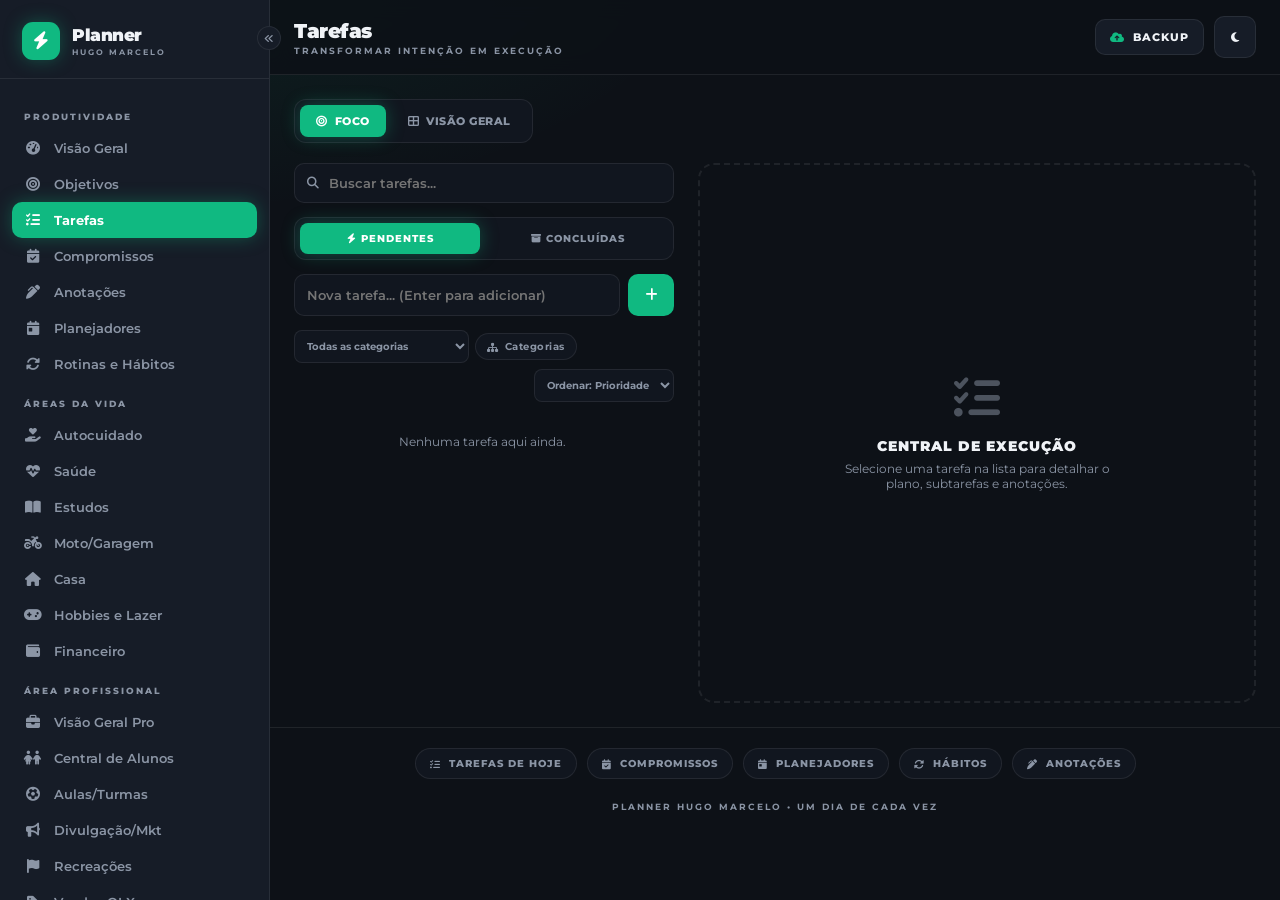
<file: tarefas.html>
<!DOCTYPE html>
<html lang="pt-br" data-theme="dark">
<head>
  <meta charset="UTF-8">
  <meta name="viewport" content="width=device-width, initial-scale=1.0">
  <title>Planner Hugo Marcelo | Tarefas</title>

  <link rel="stylesheet" href="https://cdnjs.cloudflare.com/ajax/libs/font-awesome/6.5.1/css/all.min.css">
  <link href="https://fonts.googleapis.com/css2?family=Montserrat:wght@400;500;600;700;800;900&display=swap" rel="stylesheet">
  <link rel="stylesheet" href="style.css">

  <!-- ===================================================================
       ESTILOS SÓ DESTA PÁGINA
       Tudo aqui começa com "tk-" (de "tasks") pra não brigar com o
       style.css compartilhado. Estilo que vale só pra Tarefas mora aqui.
       =================================================================== -->
  <style>
    /* Nesta página o conteúdo pode ser mais largo que o padrão (1200px),
       pra aproveitar melhor as telas grandes. Vale só aqui. */
    .container { max-width: 1480px; }

    /* O layout mestre-detalhe: lista à esquerda, detalhe à direita.
       No celular vira uma coluna só (a gente troca de tela por botão). */
    .tk-layout {
      display: grid;
      grid-template-columns: 380px 1fr;
      gap: 24px;
      align-items: start;
    }

    /* ---------- COLUNA DA ESQUERDA: a lista ---------- */
    .tk-lista {
      position: sticky;            /* a lista "gruda" e acompanha a rolagem */
      top: 88px;                   /* desce o tanto da altura do header fixo */
      align-self: start;
      display: flex;
      flex-direction: column;
      gap: 14px;
      max-height: calc(100dvh - 110px);
    }

    /* Barra de filtros de status (Pendentes / Concluídas) */
    .tk-status {
      display: flex;
      gap: 8px;
      background: var(--bg-soft);
      border: 1px solid var(--border);
      border-radius: 12px;
      padding: 5px;
    }
    .tk-status button {
      flex: 1;
      padding: 9px;
      border-radius: 8px;
      font-size: 10px; font-weight: 800; letter-spacing: 1px; text-transform: uppercase;
      color: var(--text-muted);
      transition: all .15s;
    }
    .tk-status button.is-active {
      background: var(--accent);
      color: #fff;
      box-shadow: var(--glow);
    }

    /* Campo de criação rápida */
    .tk-add { display: flex; gap: 8px; }
    .tk-add input {
      flex: 1;
      background: var(--bg-soft);
      border: 1px solid var(--border);
      border-radius: 10px;
      padding: 12px;
      color: var(--text-strong);
      font-family: inherit; font-size: 13px; font-weight: 600;
      outline: none;
      transition: border-color .15s;
    }
    .tk-add input:focus { border-color: var(--accent); }
    .tk-add button {
      width: 46px;
      border-radius: 10px;
      background: var(--accent); color: #fff;
      font-size: 14px;
      display: grid; place-items: center;
      transition: filter .15s;
    }
    .tk-add button:hover { filter: brightness(1.1); }

    /* Linha de filtros por categoria + ordenação */
    .tk-filtros {
      display: flex; flex-wrap: wrap; gap: 6px; align-items: center;
    }
    .tk-chip {
      padding: 6px 11px;
      border-radius: 99px;
      background: var(--bg-soft);
      border: 1px solid var(--border);
      color: var(--text-muted);
      font-size: 10px; font-weight: 700; letter-spacing: .5px;
      display: inline-flex; align-items: center; gap: 6px;
      transition: all .15s;
      white-space: nowrap;
    }
    .tk-chip:hover { color: var(--text-strong); border-color: var(--text-muted); }
    .tk-chip.is-active { background: var(--accent-soft); border-color: var(--accent); color: var(--accent); }
    .tk-chip .ponto { width: 8px; height: 8px; border-radius: 99px; }

    .tk-ordenar {
      margin-left: auto;
      background: var(--bg-soft);
      border: 1px solid var(--border);
      border-radius: 8px;
      color: var(--text-muted);
      font-family: inherit; font-size: 10px; font-weight: 700;
      padding: 7px 8px;
      outline: none;
    }

    /* A pilha de tarefas (área que rola sozinha) */
    .tk-itens {
      flex: 1;
      overflow-y: auto;
      display: flex; flex-direction: column; gap: 8px;
      padding-right: 4px;
    }

    /* Cabeçalho de grupo (aparece quando você ordena por Categoria) */
    .tk-grupo {
      font-size: 9px; font-weight: 800; letter-spacing: 2px; text-transform: uppercase;
      color: var(--text-muted);
      padding: 12px 4px 2px;
      display: flex; align-items: center; gap: 7px;
    }
    .tk-grupo .ponto { width: 9px; height: 9px; border-radius: 99px; }

    /* Cada cartãozinho de tarefa na lista */
    .tk-item {
      display: flex; align-items: flex-start; gap: 11px;
      background: var(--panel);
      border: 1px solid var(--border);
      border-left: 3px solid var(--border);
      border-radius: 12px;
      padding: 12px;
      cursor: pointer;
      transition: border-color .15s, transform .1s;
    }
    .tk-item:hover { border-color: var(--text-muted); }
    .tk-item:active { transform: scale(.99); }
    .tk-item.is-active { border-color: var(--accent); background: var(--accent-soft); }
    /* Fundo pastel por prioridade — mesma lógica do quadro, visual unificado */
    .tk-item.prio-alta  { border-left-color: rgba(239,68,68,.5);  background: rgba(239,68,68,.07); }
    .tk-item.prio-media { border-left-color: rgba(245,158,11,.5); background: rgba(245,158,11,.07); }
    .tk-item.prio-baixa { border-left-color: rgba(34,197,94,.5);  background: rgba(34,197,94,.07); }

    /* A "bolinha" de concluir */
    .tk-check {
      flex-shrink: 0;
      width: 20px; height: 20px;
      border-radius: 99px;
      border: 2px solid var(--text-muted);
      display: grid; place-items: center;
      margin-top: 1px;
      transition: all .15s;
    }
    .tk-check:hover { border-color: var(--accent); }
    .tk-check i { font-size: 10px; color: #fff; opacity: 0; }
    .tk-item.is-feita .tk-check { background: var(--accent); border-color: var(--accent); }
    .tk-item.is-feita .tk-check i { opacity: 1; }

    .tk-item__corpo { flex: 1; min-width: 0; }
    .tk-item__titulo {
      font-size: 13px; font-weight: 700; color: var(--text-strong);
      line-height: 1.35;
    }
    .tk-item.is-feita .tk-item__titulo { text-decoration: line-through; color: var(--text-muted); }
    .tk-item__meta {
      display: flex; flex-wrap: wrap; align-items: center; gap: 6px;
      margin-top: 7px;
    }

    /* Etiqueta de categoria (pequena, colorida) */
    .tk-tag {
      font-size: 9px; font-weight: 800; letter-spacing: .5px;
      padding: 3px 8px; border-radius: 99px;
      display: inline-flex; align-items: center; gap: 5px;
    }
    .tk-tag .ponto { width: 6px; height: 6px; border-radius: 99px; }

    /* Selo de prazo */
    .tk-prazo {
      font-size: 9px; font-weight: 700; color: var(--text-muted);
      display: inline-flex; align-items: center; gap: 4px;
    }
    .tk-prazo.atrasada { color: #ef4444; }

    /* ---------- COLUNA DA DIREITA: o detalhe ---------- */
    .tk-detalhe { min-height: 60vh; }

    .tk-vazio {
      min-height: 60vh;
      display: flex; flex-direction: column; align-items: center; justify-content: center;
      text-align: center; color: var(--text-muted);
      border: 2px dashed var(--border);
      border-radius: 16px;
    }
    .tk-vazio i { font-size: 46px; margin-bottom: 16px; opacity: .5; }
    .tk-vazio h3 { font-size: 14px; font-weight: 900; letter-spacing: 1px; text-transform: uppercase; color: var(--text-strong); }
    .tk-vazio p { font-size: 12px; margin-top: 6px; max-width: 280px; }

    .tk-back {
      display: none;
      margin-bottom: 14px;
    }

    /* ---- Cabeçalho com identidade da tarefa ---- */
    /* Faixa colorida no topo do card — cor da categoria injetada via JS */
    .tk-det-header {
      margin: -22px -22px 18px;        /* "escapa" do padding do .card */
      padding: 16px 22px 14px;
      border-radius: 14px 14px 0 0;
      border-bottom: 1px solid var(--border);
      background: var(--bg-soft);
      transition: background .3s;
    }
    .tk-det-header__breadcrumb {
      font-size: 10px; font-weight: 800; letter-spacing: 1px; text-transform: uppercase;
      color: var(--text-muted); margin-bottom: 8px;
      display: flex; align-items: center; gap: 6px;
    }
    .tk-det-header__breadcrumb .bc-ponto {
      width: 8px; height: 8px; border-radius: 99px; flex-shrink: 0;
    }
    .tk-det-header__breadcrumb .bc-sep { opacity: .4; }

    /* Título editável — mais destaque */
    .tk-det-titulo {
      width: 100%;
      background: transparent; border: none;
      color: var(--text-strong);
      font-family: inherit; font-size: 20px; font-weight: 900; letter-spacing: -.5px;
      outline: none; padding: 2px 0 6px;
      border-bottom: 2px solid transparent;
      transition: border-color .15s;
      display: block;
    }
    .tk-det-titulo:focus { border-bottom-color: var(--accent); }

    /* Barra de progresso das subtarefas — sobe pro cabeçalho */
    .tk-det-prog {
      display: flex; align-items: center; gap: 10px; margin-top: 10px;
    }
    .tk-det-prog__trilho {
      flex: 1; height: 5px; border-radius: 99px;
      background: var(--border); overflow: hidden;
    }
    .tk-det-prog__barra {
      height: 100%; width: 0%; border-radius: 99px;
      background: var(--accent); transition: width .35s ease;
    }
    .tk-det-prog__txt {
      font-size: 10px; font-weight: 800; color: var(--text-muted); flex-shrink: 0;
    }

    /* ---- Metadados em duas linhas ---- */
    .tk-det-meta {
      display: flex; flex-direction: column; gap: 10px;
      margin: 14px 0; padding-bottom: 14px;
      border-bottom: 1px solid var(--border);
    }
    .tk-det-meta__linha {
      display: flex; flex-wrap: wrap; gap: 10px; align-items: flex-end;
    }
    .tk-det-meta__titulo {
      width: 100%;
      font-size: 8px; font-weight: 800; letter-spacing: 2px; text-transform: uppercase;
      color: var(--text-muted); margin-bottom: 2px;
    }
    .tk-control {
      display: flex; flex-direction: column; gap: 4px;
    }
    .tk-control > label {
      font-size: 8px; font-weight: 800; letter-spacing: 1.5px; text-transform: uppercase;
      color: var(--text-muted);
    }
    .tk-control select, .tk-control input[type=date] {
      background: var(--bg-soft); border: 1px solid var(--border);
      border-radius: 9px; padding: 8px 10px;
      color: var(--text-strong);
      font-family: inherit; font-size: 12px; font-weight: 700;
      outline: none; transition: border-color .15s;
    }
    .tk-control select:focus, .tk-control input[type=date]:focus { border-color: var(--accent); }
    .tk-det-acoes { margin-left: auto; display: flex; gap: 8px; align-self: flex-end; }

    /* Botões de ação */
    .tk-btn-danger { border-color: rgba(239,68,68,.4) !important; color: #ef4444 !important; }
    .tk-btn-danger:hover { background: rgba(239,68,68,.12); }

    /* ---- Blocos de conteúdo ---- */
    .tk-bloco { margin-top: 20px; }
    .tk-bloco__label {
      font-size: 11px; font-weight: 800; letter-spacing: 1px; text-transform: uppercase;
      color: var(--text-strong);
      display: flex; align-items: center; gap: 8px; margin-bottom: 10px;
    }
    .tk-bloco__label i { color: var(--accent); }

    .tk-textarea {
      width: 100%; min-height: 100px; resize: vertical;
      background: var(--bg-soft); border: 1px solid var(--border);
      border-radius: 12px; padding: 14px;
      color: var(--text-strong);
      font-family: inherit; font-size: 13px; line-height: 1.6; font-weight: 500;
      outline: none; transition: border-color .15s;
    }
    .tk-textarea:focus { border-color: var(--accent); }

    /* Bloco de fechamento: aparece com destaque só quando tarefa está concluída */
    .tk-bloco-fechamento {
      margin-top: 20px;
      border-radius: 14px; padding: 16px;
      background: rgba(34,197,94,.07);
      border: 1px solid rgba(34,197,94,.25);
      display: none;          /* escondido por padrão */
    }
    .tk-bloco-fechamento.visivel { display: block; }
    .tk-bloco-fechamento .tk-bloco__label { color: #22c55e; }
    .tk-bloco-fechamento .tk-bloco__label i { color: #22c55e; }
    .tk-bloco-fechamento .tk-textarea {
      background: rgba(34,197,94,.06); border-color: rgba(34,197,94,.2);
      min-height: 80px;
    }

    /* Subtarefas (barra de progresso fica no cabeçalho; aqui só a lista) */
    .tk-progress-trilho { display: none; } /* ocultamos a barra do bloco — está no header */
    .tk-sub {
      display: flex; align-items: center; gap: 10px;
      background: var(--bg-soft); border: 1px solid var(--border);
      border-radius: 10px; padding: 10px 12px; margin-bottom: 7px;
    }
    .tk-sub__check {
      flex-shrink: 0; width: 18px; height: 18px; border-radius: 6px;
      border: 2px solid var(--text-muted); display: grid; place-items: center;
      cursor: pointer; transition: all .15s;
    }
    .tk-sub__check:hover { border-color: var(--accent); }
    .tk-sub__check i { font-size: 9px; color: #fff; opacity: 0; }
    .tk-sub.is-feita .tk-sub__check { background: var(--accent); border-color: var(--accent); }
    .tk-sub.is-feita .tk-sub__check i { opacity: 1; }
    .tk-sub__texto { flex: 1; font-size: 13px; font-weight: 600; color: var(--text-strong); }
    .tk-sub.is-feita .tk-sub__texto { text-decoration: line-through; color: var(--text-muted); }
    .tk-sub__del { color: var(--text-muted); font-size: 12px; padding: 4px; }
    .tk-sub__del:hover { color: #ef4444; }

    .tk-sub-add { display: flex; gap: 8px; margin-top: 4px; }
    .tk-sub-add input {
      flex: 1; background: var(--bg-soft); border: 1px solid var(--border);
      border-radius: 10px; padding: 10px 12px;
      color: var(--text-strong); font-family: inherit; font-size: 13px; font-weight: 600;
      outline: none; transition: border-color .15s;
    }
    .tk-sub-add input:focus { border-color: var(--accent); }
    .tk-sub-add button {
      width: 42px; border-radius: 10px;
      background: var(--bg-soft); border: 1px solid var(--border); color: var(--text-muted);
      transition: all .15s;
    }
    .tk-sub-add button:hover { border-color: var(--accent); color: var(--accent); }

    /* Lista de tags dentro do modal de gerenciar categorias */
    .tk-tag-linha {
      display: flex; align-items: center; gap: 10px;
      background: var(--bg-soft); border: 1px solid var(--border);
      border-radius: 10px; padding: 10px 12px; margin-bottom: 8px;
    }
    .tk-tag-linha .ponto { width: 14px; height: 14px; border-radius: 99px; flex-shrink: 0; }
    .tk-tag-linha span { flex: 1; font-size: 13px; font-weight: 700; }
    .tk-tag-linha button { color: var(--text-muted); padding: 6px; font-size: 12px; }
    .tk-tag-linha button:hover { color: #ef4444; }
    /* Versão editável: a cor e o nome viram campos */
    .tk-tag-linha input[type=color] {
      width: 30px; height: 30px; border-radius: 8px; border: 1px solid var(--border);
      background: var(--panel); cursor: pointer; padding: 3px; flex-shrink: 0;
    }
    .tk-tag-linha .tk-tag-nome {
      flex: 1; min-width: 0;
      background: transparent; border: 1px solid transparent; border-radius: 8px;
      padding: 6px 8px;
      color: var(--text-strong); font-family: inherit; font-size: 13px; font-weight: 700;
      outline: none; transition: border-color .15s, background .15s;
    }
    .tk-tag-linha .tk-tag-nome:hover { background: var(--panel); }
    .tk-tag-linha .tk-tag-nome:focus { border-color: var(--accent); background: var(--panel); }

    .tk-novatag { display: flex; gap: 8px; margin-top: 6px; }
    .tk-novatag input[type=text] {
      flex: 1; background: var(--bg-soft); border: 1px solid var(--border);
      border-radius: 10px; padding: 10px 12px; color: var(--text-strong);
      font-family: inherit; font-size: 13px; font-weight: 600; outline: none;
    }
    .tk-novatag input[type=color] {
      width: 44px; height: 42px; border-radius: 10px; border: 1px solid var(--border);
      background: var(--bg-soft); cursor: pointer; padding: 4px;
    }

    .tk-mini-vazio { font-size: 12px; color: var(--text-muted); text-align: center; padding: 18px; }

    /* ---------- Anexos ---------- */
    .tk-anexo {
      display: flex; align-items: center; gap: 11px;
      background: var(--bg-soft); border: 1px solid var(--border);
      border-radius: 10px; padding: 9px 11px; margin-bottom: 7px;
    }
    .tk-anexo__thumb {
      flex-shrink: 0;
      width: 40px; height: 40px; border-radius: 8px;
      display: grid; place-items: center;
      background: var(--panel); border: 1px solid var(--border);
      color: var(--accent); font-size: 16px;
      overflow: hidden;
    }
    .tk-anexo__thumb img { width: 100%; height: 100%; object-fit: cover; }
    .tk-anexo__info { flex: 1; min-width: 0; }
    .tk-anexo__nome {
      font-size: 12px; font-weight: 700; color: var(--text-strong);
      white-space: nowrap; overflow: hidden; text-overflow: ellipsis;
    }
    .tk-anexo__tam { font-size: 10px; color: var(--text-muted); margin-top: 2px; }
    .tk-anexo__acoes { display: flex; gap: 4px; flex-shrink: 0; }
    .tk-anexo__acoes button {
      width: 30px; height: 30px; border-radius: 8px;
      color: var(--text-muted); font-size: 12px;
      display: grid; place-items: center; transition: all .15s;
    }
    .tk-anexo__acoes button:hover { color: var(--accent); background: var(--panel); }
    .tk-anexo__acoes button.del:hover { color: #ef4444; }

    /* Medidor de espaço usado pelo planner */
    .tk-uso { margin-top: 14px; }
    .tk-uso__topo {
      display: flex; justify-content: space-between;
      font-size: 9px; font-weight: 800; letter-spacing: 1px; text-transform: uppercase;
      color: var(--text-muted); margin-bottom: 6px;
    }
    .tk-uso__topo i { color: var(--accent); }
    .tk-uso__trilho {
      height: 6px; border-radius: 99px; background: var(--bg-soft);
      border: 1px solid var(--border); overflow: hidden;
    }
    .tk-uso__barra { height: 100%; width: 0%; background: var(--accent); transition: width .3s, background .3s; }
    .tk-uso__barra.cheio { background: #ef4444; }

    /* ---------- Abas (Foco / Visão Geral) ---------- */
    .tk-abas {
      display: inline-flex; gap: 6px;
      background: var(--bg-soft); border: 1px solid var(--border);
      border-radius: 12px; padding: 5px; margin-bottom: 20px;
    }
    .tk-abas button {
      padding: 9px 16px; border-radius: 8px;
      font-size: 11px; font-weight: 800; letter-spacing: .5px; text-transform: uppercase;
      color: var(--text-muted);
      display: inline-flex; align-items: center; gap: 7px;
      transition: all .15s;
    }
    .tk-abas button.is-active { background: var(--accent); color: #fff; box-shadow: var(--glow); }

    /* Barra acima do quadro (botão de gerenciar categorias) */
    .tk-geral-topo { display: flex; justify-content: flex-end; margin-bottom: 14px; }

    /* ---------- Quadro (Visão Geral): cards lado a lado ---------- */
    .tk-quadro {
      display: grid;
      grid-template-columns: repeat(auto-fill, minmax(270px, 1fr));
      gap: 16px;
      align-items: start;
    }
    .tk-col {
      background: var(--panel); border: 1px solid var(--border);
      border-radius: 14px; padding: 14px;
      display: flex; flex-direction: column;
    }
    .tk-col__head {
      display: flex; align-items: center; justify-content: space-between;
      gap: 8px; margin-bottom: 12px; padding-bottom: 10px;
      border-bottom: 1px solid var(--border);
    }
    .tk-col__nome {
      font-size: 11px; font-weight: 800; letter-spacing: .5px; text-transform: uppercase;
      color: var(--text-strong);
      display: flex; align-items: center; gap: 8px;
    }
    .tk-col__nome .ponto { width: 9px; height: 9px; border-radius: 99px; flex-shrink: 0; }
    .tk-col__cont {
      font-size: 11px; font-weight: 800; color: var(--text-muted);
      background: var(--bg-soft); border: 1px solid var(--border);
      border-radius: 99px; padding: 2px 9px; flex-shrink: 0;
    }
    .tk-col__itens { display: flex; flex-direction: column; gap: 4px; margin-bottom: 10px; }

    .tk-q-item {
      display: flex; align-items: center; gap: 9px;
      padding: 8px; border-radius: 9px;
      cursor: pointer; transition: background .15s;
    }
    .tk-q-item:hover { background: var(--bg-soft); }

    /* Fundo da tarefa tingido pela prioridade — pastel, transparência baixa.
       Como cada tarefa sempre tem prioridade, todas ganham seu tom suave. */
    .tk-q-item.prio-alta  { background: rgba(239, 68, 68, 0.10);  border: 1px solid rgba(239, 68, 68, 0.18); }
    .tk-q-item.prio-media { background: rgba(245, 158, 11, 0.11); border: 1px solid rgba(245, 158, 11, 0.20); }
    .tk-q-item.prio-baixa { background: rgba(34, 197, 94, 0.10);  border: 1px solid rgba(34, 197, 94, 0.18); }
    /* No hover o mesmo tom fica só um pouco mais presente */
    .tk-q-item.prio-alta:hover  { background: rgba(239, 68, 68, 0.18); }
    .tk-q-item.prio-media:hover { background: rgba(245, 158, 11, 0.20); }
    .tk-q-item.prio-baixa:hover { background: rgba(34, 197, 94, 0.18); }
    .tk-q-check {
      flex-shrink: 0; width: 18px; height: 18px; border-radius: 99px;
      border: 2px solid var(--text-muted); display: grid; place-items: center;
      transition: all .15s;
    }
    .tk-q-check:hover { border-color: var(--accent); }
    .tk-q-check i { font-size: 9px; color: #fff; opacity: 0; }
    .tk-q-titulo { flex: 1; font-size: 13px; font-weight: 600; color: var(--text-strong); line-height: 1.3; }
    .tk-q-prazo { font-size: 10px; font-weight: 700; color: var(--text-muted); flex-shrink: 0; }
    .tk-q-prazo.atrasada { color: #ef4444; }
    .tk-q-prio { width: 8px; height: 8px; border-radius: 99px; flex-shrink: 0; }
    .tk-q-vazio { font-size: 11px; color: var(--text-muted); font-style: italic; padding: 6px 4px; }

    .tk-q-add { display: flex; gap: 6px; margin-top: auto; }
    .tk-q-add input {
      flex: 1; background: var(--bg-soft); border: 1px solid var(--border);
      border-radius: 9px; padding: 9px 10px;
      color: var(--text-strong); font-family: inherit; font-size: 12px; font-weight: 600;
      outline: none; transition: border-color .15s;
    }
    .tk-q-add input:focus { border-color: var(--accent); }
    .tk-q-add button {
      width: 38px; border-radius: 9px;
      background: var(--bg-soft); border: 1px solid var(--border); color: var(--text-muted);
      transition: all .15s;
    }
    .tk-q-add button:hover { border-color: var(--accent); color: var(--accent); }

    /* Barra lateral clicável que cicla a prioridade */
    .tk-prio-bar {
      flex-shrink: 0; width: 5px; align-self: stretch;
      border-radius: 99px; cursor: pointer; margin-right: 4px;
      transition: opacity .15s;
    }
    .tk-prio-bar:hover { opacity: .7; }
    .tk-item.prio-alta  .tk-prio-bar { background: rgba(239,68,68,.7); }
    .tk-item.prio-media .tk-prio-bar { background: rgba(245,158,11,.7); }
    .tk-item.prio-baixa .tk-prio-bar { background: rgba(34,197,94,.7); }

    /* ---------- Campo de busca ---------- */
    .tk-busca {
      display: flex; align-items: center; gap: 10px;
      background: var(--bg-soft); border: 1px solid var(--border);
      border-radius: 10px; padding: 0 12px;
      transition: border-color .15s;
    }
    .tk-busca:focus-within { border-color: var(--accent); }
    .tk-busca i { color: var(--text-muted); font-size: 12px; flex-shrink: 0; }
    .tk-busca input {
      flex: 1; background: transparent; border: none;
      color: var(--text-strong); font-family: inherit;
      font-size: 13px; font-weight: 600; padding: 11px 0;
      outline: none;
    }
    .tk-busca button { color: var(--text-muted); font-size: 13px; padding: 4px; }
    .tk-busca button:hover { color: var(--accent); }

    /* ---------- Foco do Dia ---------- */
    .tk-foco__titulo {
      font-size: 10px; font-weight: 800; letter-spacing: 1.5px; text-transform: uppercase;
      color: #ef4444; display: flex; align-items: center; gap: 7px; margin-bottom: 7px;
    }
    .tk-foco__titulo i { animation: pulsar 1.8s ease-in-out infinite; }
    @keyframes pulsar { 0%,100% { opacity:1; } 50% { opacity:.4; } }
    #tk-foco-dia { border-radius: 12px; padding: 12px; background: rgba(239,68,68,.07); border: 1px solid rgba(239,68,68,.2); }

    /* ---------- Ícone de objetivo vinculado na lista ---------- */
    .tk-obj-badge {
      font-size: 9px; font-weight: 700; color: var(--accent);
      display: inline-flex; align-items: center; gap: 4px;
    }

    /* ---------- Filtro por categoria (select) ---------- */
    .tk-filtros select {
      background: var(--bg-soft); border: 1px solid var(--border); border-radius: 8px;
      color: var(--text-muted); font-family: inherit; font-size: 10px; font-weight: 700;
      padding: 8px; outline: none; max-width: 175px;
    }
    .tk-filtros select:focus { border-color: var(--accent); }
    #tk-ordenar { margin-left: auto; }

    /* ---------- Visão Geral: seções por domínio ---------- */
    .tk-dom { margin-bottom: 26px; }
    .tk-dom__titulo {
      font-size: 13px; font-weight: 900; letter-spacing: 1px; text-transform: uppercase;
      color: var(--text-strong);
      display: flex; align-items: center; gap: 10px; margin-bottom: 14px;
    }
    .tk-dom__titulo::before {
      content: ""; width: 4px; height: 16px; border-radius: 99px; background: var(--accent);
    }
    .tk-q-sub { display: block; font-size: 10px; font-weight: 600; color: var(--text-muted); margin-top: 2px; }

    /* ---------- Modal de categorias: editor em árvore ---------- */
    #modal-tags .modal__box { max-width: 560px; }
    #modal-tags .modal__body { max-height: 72vh; overflow-y: auto; }

    .tk-domed { margin-bottom: 16px; }
    .tk-domed__cab {
      font-size: 10px; font-weight: 800; letter-spacing: 2px; text-transform: uppercase;
      color: var(--accent); margin-bottom: 8px;
    }
    .tk-cated {
      background: var(--bg-soft); border: 1px solid var(--border);
      border-radius: 10px; padding: 8px; margin-bottom: 8px;
    }
    .tk-cated__head { display: flex; align-items: center; gap: 8px; }
    .tk-cated__head input[type=color] {
      width: 30px; height: 30px; border-radius: 8px; border: 1px solid var(--border);
      background: var(--panel); cursor: pointer; padding: 3px; flex-shrink: 0;
    }
    .tk-cated__nome {
      flex: 1; min-width: 0; background: transparent; border: 1px solid transparent;
      border-radius: 8px; padding: 6px 8px;
      color: var(--text-strong); font-family: inherit; font-size: 13px; font-weight: 700;
      outline: none; transition: border-color .15s, background .15s;
    }
    .tk-cated__nome:hover { background: var(--panel); }
    .tk-cated__nome:focus { border-color: var(--accent); background: var(--panel); }
    .tk-cated__exp {
      flex-shrink: 0; background: var(--panel); border: 1px solid var(--border);
      border-radius: 8px; padding: 6px 9px; color: var(--text-muted);
      font-size: 11px; font-weight: 700; display: inline-flex; align-items: center; gap: 5px;
      transition: all .15s;
    }
    .tk-cated__exp:hover { border-color: var(--accent); color: var(--accent); }
    .tk-cated .del { color: var(--text-muted); padding: 6px; font-size: 12px; flex-shrink: 0; }
    .tk-cated .del:hover { color: #ef4444; }

    .tk-subed { margin: 8px 0 2px; padding-left: 8px; border-left: 2px solid var(--border); }
    .tk-subed__linha { display: flex; align-items: center; gap: 6px; margin-bottom: 5px; }
    .tk-subed__linha > i { color: var(--text-muted); font-size: 10px; flex-shrink: 0; }
    .tk-subed__linha input {
      flex: 1; min-width: 0; background: var(--panel); border: 1px solid var(--border);
      border-radius: 7px; padding: 6px 8px; color: var(--text-strong);
      font-family: inherit; font-size: 12px; font-weight: 600; outline: none;
    }
    .tk-subed__linha input:focus { border-color: var(--accent); }
    .tk-subed__add, .tk-cated__add { display: flex; gap: 6px; margin-top: 6px; }
    .tk-subed__add input, .tk-cated__add input {
      flex: 1; min-width: 0; border: 1px solid var(--border);
      border-radius: 8px; padding: 8px 10px; color: var(--text-strong);
      font-family: inherit; font-size: 12px; font-weight: 600; outline: none;
      background: var(--panel);
    }
    .tk-cated__add input { background: var(--bg-soft); }
    .tk-subed__add input:focus, .tk-cated__add input:focus { border-color: var(--accent); }
    .tk-subed__add button, .tk-cated__add button {
      width: 36px; border-radius: 8px; background: var(--panel);
      border: 1px solid var(--border); color: var(--text-muted); transition: all .15s; flex-shrink: 0;
    }
    .tk-subed__add button:hover, .tk-cated__add button:hover { border-color: var(--accent); color: var(--accent); }

    /* ---------- CELULAR: vira uma coluna só ---------- */
    @media (max-width: 900px) {
      .tk-layout { grid-template-columns: 1fr; }
      .tk-lista { position: static; max-height: none; }
      .tk-detalhe { display: none; }                       /* esconde detalhe */
      .tk-layout.ver-detalhe .tk-lista { display: none; }  /* ao abrir tarefa: */
      .tk-layout.ver-detalhe .tk-detalhe { display: block; } /* mostra só detalhe */
      .tk-back { display: inline-flex; }
      .tk-det-acoes { margin-left: 0; width: 100%; }
    }
  </style>
</head>

<body class="app" data-page="tarefas">

  <div id="sidebar-container"></div>
  <div id="overlay" class="overlay" onclick="fecharMenu()"></div>

  <main class="main">

    <!-- Cabeçalho padrão do projeto -->
    <header class="header">
      <div class="header__left">
        <button class="btn btn--icon btn--menu" onclick="abrirMenu()" aria-label="Abrir menu">
          <i class="fa-solid fa-bars"></i>
        </button>
        <div>
          <h1 class="header__title">Tarefas</h1>
          <p class="header__subtitle">Transformar intenção em execução</p>
        </div>
      </div>
      <div class="header__actions">
        <button class="btn" onclick="abrirSync()">
          <i class="fa-solid fa-cloud-arrow-up" style="color: var(--accent)"></i>
          <span>Backup</span>
        </button>
        <button class="btn btn--icon" id="btn-tema" onclick="Tema.alternar()" aria-label="Trocar tema">
          <i class="fa-solid fa-moon"></i>
        </button>
      </div>
    </header>

    <!-- CONTEÚDO DESTA PÁGINA -->
    <div class="container fade-up">

      <!-- Abas: alterna entre o modo Foco (lista+detalhe) e a Visão Geral (quadro) -->
      <div class="tk-abas">
        <button id="aba-btn-foco" class="is-active" onclick="setAba('foco')">
          <i class="fa-solid fa-bullseye"></i> Foco
        </button>
        <button id="aba-btn-geral" onclick="setAba('geral')">
          <i class="fa-solid fa-table-cells-large"></i> Visão Geral
        </button>
      </div>

      <!-- ================= ABA: FOCO (o que já existia, intacto) ================= -->
      <div id="aba-foco">
      <div class="tk-layout" id="tk-layout">

        <!-- ========================= ESQUERDA: LISTA ========================= -->
        <section class="tk-lista">

          <!-- Campo de busca em tempo real -->
          <div class="tk-busca">
            <i class="fa-solid fa-magnifying-glass"></i>
            <input type="text" id="tk-busca" placeholder="Buscar tarefas..." oninput="setBusca(this.value)">
            <button id="tk-busca-clear" onclick="limparBusca()" aria-label="Limpar busca" style="display:none"><i class="fa-solid fa-xmark"></i></button>
          </div>

          <!-- Foco do Dia: atrasadas + vencendo hoje (só quando existem) -->
          <div id="tk-foco-dia" style="display:none;">
            <p class="tk-foco__titulo"><i class="fa-solid fa-fire"></i> Foco do dia</p>
            <div id="tk-foco-itens"></div>
          </div>

          <!-- Filtro Pendentes / Concluídas -->
          <div class="tk-status">
            <button id="status-pendentes" class="is-active" onclick="setStatus('pendentes')">
              <i class="fa-solid fa-bolt"></i> Pendentes
            </button>
            <button id="status-concluidas" onclick="setStatus('concluidas')">
              <i class="fa-solid fa-box-archive"></i> Concluídas
            </button>
          </div>

          <!-- Criação rápida -->
          <form class="tk-add" onsubmit="event.preventDefault(); novaTarefa();">
            <input type="text" id="tk-nova" placeholder="Nova tarefa... (Enter para adicionar)">
            <button type="submit" aria-label="Adicionar tarefa"><i class="fa-solid fa-plus"></i></button>
          </form>

          <!-- Filtro por categoria + ordenação -->
          <div class="tk-filtros" id="tk-filtros"></div>

          <!-- A pilha de tarefas -->
          <div class="tk-itens" id="tk-itens"></div>
        </section>

        <!-- ========================= DIREITA: DETALHE ========================= -->
        <section class="tk-detalhe">

          <!-- Estado vazio (quando nada está selecionado) -->
          <div class="tk-vazio" id="tk-vazio">
            <i class="fa-solid fa-list-check"></i>
            <h3>Central de Execução</h3>
            <p>Selecione uma tarefa na lista para detalhar o plano, subtarefas e anotações.</p>
          </div>

          <!-- Painel da tarefa aberta -->
          <div class="card" id="tk-painel" style="display:none;">

            <button class="btn tk-back" onclick="voltarLista()">
              <i class="fa-solid fa-arrow-left"></i> <span>Voltar para a lista</span>
            </button>

            <!-- CABEÇALHO COM IDENTIDADE: faixa colorida + breadcrumb + título + barra de progresso -->
            <div class="tk-det-header" id="tk-det-header">
              <div class="tk-det-header__breadcrumb" id="tk-det-breadcrumb">
                <!-- preenchido pelo JS com: ● Categoria › Subcategoria -->
              </div>
              <input type="text" class="tk-det-titulo" id="tk-d-titulo"
                     placeholder="Título da tarefa" oninput="atualizar('titulo', this.value)">
              <div class="tk-det-prog" id="tk-det-prog" style="display:none;">
                <div class="tk-det-prog__trilho">
                  <div class="tk-det-prog__barra" id="tk-det-prog-barra"></div>
                </div>
                <span class="tk-det-prog__txt" id="tk-det-prog-txt"></span>
              </div>
            </div>

            <!-- LINHA 1 DE METADADOS: Quando / Como (Prazo + Prioridade) + Ações -->
            <div class="tk-det-meta">
              <p class="tk-det-meta__titulo">Quando &amp; Como</p>
              <div class="tk-det-meta__linha">
                <div class="tk-control">
                  <label>Prazo</label>
                  <input type="date" id="tk-d-prazo" onchange="atualizar('prazo', this.value)">
                </div>
                <div class="tk-control">
                  <label>Prioridade</label>
                  <select id="tk-d-prio" onchange="atualizar('prioridade', this.value)">
                    <option value="alta">🔴 Alta</option>
                    <option value="media">🟠 Média</option>
                    <option value="baixa">🟢 Baixa</option>
                  </select>
                </div>
                <div class="tk-det-acoes">
                  <button class="btn btn--primary" id="tk-d-concluir" onclick="alternarConcluir()">
                    <i class="fa-solid fa-check"></i> <span>Concluir</span>
                  </button>
                  <button class="btn btn--icon" onclick="duplicarAtiva()" aria-label="Duplicar" title="Duplicar tarefa">
                    <i class="fa-solid fa-copy"></i>
                  </button>
                  <button class="btn btn--icon tk-btn-danger" onclick="excluirAtiva()" aria-label="Excluir" title="Excluir tarefa">
                    <i class="fa-solid fa-trash"></i>
                  </button>
                </div>
              </div>

              <!-- LINHA 2: O que é (Categoria + Subcategoria + Objetivo) -->
              <p class="tk-det-meta__titulo" style="margin-top:6px;">O que é</p>
              <div class="tk-det-meta__linha">
                <div class="tk-control">
                  <label>Categoria</label>
                  <select id="tk-d-cat" onchange="atualizar('catId', this.value)"></select>
                </div>
                <div class="tk-control">
                  <label>Subcategoria</label>
                  <select id="tk-d-sub" onchange="atualizar('subId', this.value)"></select>
                </div>
                <div class="tk-control">
                  <label><i class="fa-solid fa-bullseye" style="color:var(--accent)"></i> Objetivo</label>
                  <select id="tk-d-obj" onchange="atualizar('objId', this.value)"></select>
                </div>
              </div>
            </div>

            <!-- BLOCO 1: Como resolver (estratégia — como fazer) -->
            <div class="tk-bloco">
              <p class="tk-bloco__label"><i class="fa-solid fa-lightbulb"></i> Como resolver</p>
              <textarea class="tk-textarea" id="tk-d-plano"
                placeholder="Escreva o passo a passo, a estratégia, links, contatos... tudo que te ajuda a resolver."
                oninput="atualizar('plano', this.value)"></textarea>
            </div>

            <!-- BLOCO 2: Subtarefas (execução — o que fazer agora) -->
            <div class="tk-bloco">
              <p class="tk-bloco__label">
                <i class="fa-solid fa-list-ul"></i> Subtarefas
                <span id="tk-sub-cont" style="color:var(--text-muted); font-weight:700;"></span>
              </p>
              <div class="tk-progress-trilho"><div class="tk-progress-barra" id="tk-sub-barra"></div></div>
              <div id="tk-sub-lista"></div>
              <form class="tk-sub-add" onsubmit="event.preventDefault(); addSub();">
                <input type="text" id="tk-sub-nova" placeholder="Adicionar subtarefa...">
                <button type="submit" aria-label="Adicionar subtarefa"><i class="fa-solid fa-plus"></i></button>
              </form>
            </div>

            <!-- BLOCO 3: Anexos (suporte — material de apoio) -->
            <div class="tk-bloco">
              <p class="tk-bloco__label"><i class="fa-solid fa-paperclip"></i> Anexos</p>
              <input type="file" id="tk-anexo-input" style="display:none" onchange="addAnexo(event)">
              <button class="btn" onclick="document.getElementById('tk-anexo-input').click()" style="width:100%; justify-content:center;">
                <i class="fa-solid fa-upload"></i> Anexar arquivo (até 700KB)
              </button>
              <div id="tk-anexo-lista" style="margin-top:12px;"></div>
              <div class="tk-uso">
                <div class="tk-uso__topo">
                  <span><i class="fa-solid fa-database"></i> Espaço usado</span>
                  <span id="tk-uso-texto">—</span>
                </div>
                <div class="tk-uso__trilho"><div class="tk-uso__barra" id="tk-uso-barra"></div></div>
              </div>
            </div>

            <!-- BLOCO 4: Anotações de fechamento — aparece destacado só ao concluir -->
            <div class="tk-bloco-fechamento" id="tk-bloco-fechamento">
              <p class="tk-bloco__label"><i class="fa-solid fa-flag-checkered"></i> Anotações de fechamento</p>
              <textarea class="tk-textarea" id="tk-d-fechamento"
                placeholder="O que aprendeu? Como ficou resolvido? Anote aqui antes de arquivar."
                oninput="atualizar('fechamento', this.value)"></textarea>
            </div>

          </div>
        </section>

      </div><!-- /.tk-layout -->
      </div><!-- /#aba-foco -->

      <!-- ================= ABA: VISÃO GERAL (o quadro de cards) ================= -->
      <div id="aba-geral" style="display:none;">
        <div class="tk-geral-topo">
          <button class="btn" onclick="abrirTags()">
            <i class="fa-solid fa-tags" style="color:var(--accent)"></i>
            <span>Gerenciar categorias</span>
          </button>
        </div>
        <div id="tk-quadro"></div>
      </div>

    </div>

    <div id="footer-container"></div>
  </main>

  <!-- MODAL DE BACKUP (igual em todas as páginas) -->
  <div id="modal-sync" class="modal">
    <div class="modal__box">
      <div class="modal__head">
        <h3><i class="fa-solid fa-cloud-arrow-up" style="color:var(--accent)"></i> Backup & Transferência</h3>
        <button class="modal__close" onclick="fecharSync()"><i class="fa-solid fa-xmark"></i></button>
      </div>
      <div class="modal__body">
        <p>Sem nuvem por enquanto: use isto pra levar seus dados entre celular e computador.</p>
        <button class="btn" onclick="exportarBackup()" style="width:100%; justify-content:center;">
          <i class="fa-solid fa-download"></i> Exportar (baixar arquivo)
        </button>
        <input type="file" id="input-import" accept=".json" onchange="importarBackup(event)" style="display:none;">
        <button class="btn btn--primary" onclick="document.getElementById('input-import').click()" style="width:100%; justify-content:center;">
          <i class="fa-solid fa-upload"></i> Importar (restaurar backup)
        </button>
      </div>
    </div>
  </div>

  <!-- MODAL DE GERENCIAR CATEGORIAS (editor em árvore: Domínio > Categoria > Subcategoria) -->
  <div id="modal-tags" class="modal">
    <div class="modal__box">
      <div class="modal__head">
        <h3><i class="fa-solid fa-sitemap" style="color:var(--accent)"></i> Categorias</h3>
        <button class="modal__close" onclick="fecharTags()"><i class="fa-solid fa-xmark"></i></button>
      </div>
      <div class="modal__body">
        <p>Sua árvore de categorias. Edite a cor/nome, abra para ver as subcategorias e adicione o que faltar. As mudanças refletem em todas as tarefas.</p>
        <div id="tk-arvore"></div>
      </div>
    </div>
  </div>

  <!-- COMPORTAMENTO compartilhado -->
  <script src="app.js"></script>

  <!-- ===================================================================
       SCRIPT SÓ DESTA PÁGINA — toda a lógica das Tarefas
       Lê-se de cima pra baixo. Cada seção tem um título explicando.
       =================================================================== -->
  <script>
  (function () {
    "use strict";

    /* =================================================================
       1. TAXONOMIA PADRÃO — sua árvore: Domínio > Categoria > Subcategoria
       -----------------------------------------------------------------
       Cada nó tem um "id" único e estável. As tarefas guardam o ID da
       categoria/subcategoria (não o nome), então renomear nunca quebra
       o vínculo. Isso só é criado na PRIMEIRA vez que a página abre.
       ================================================================= */

    let _seq = 0; // contador pra garantir ids únicos mesmo criando vários de uma vez
    function uid(prefixo) { return prefixo + Date.now().toString(36) + "_" + (_seq++).toString(36); }

    function taxonomiaPadrao() {
      // função de apoio: cria uma categoria já com suas subcategorias
      function cat(nome, cor, subs) {
        return {
          id: uid("c"), nome: nome, cor: cor,
          subs: subs.map(function (s) { return { id: uid("s"), nome: s }; })
        };
      }
      return [
        { id: "dom_pessoal", nome: "Pessoal", cats: [
          cat("Autocuidado",  "#ec4899", ["Cabelo, Pelos e Barba", "Dentes", "Unhas", "Pele", "Cheiro"]),
          cat("Saúde",        "#14b8a6", ["Compromissos Médicos", "Alimentação e Hidratação", "Sono e Foco", "Exercícios Físicos"]),
          cat("Estudos",      "#8b5cf6", ["Cursos", "Livros", "Podcasts", "Palestras", "Livres"]),
          cat("Hobbies",      "#3b82f6", ["EAFC", "Stardew Valley", "Filmes e Séries", "Locais/Passeios"]),
          cat("Bens Materiais","#f59e0b",["Moto Fz25", "Quarto", "Eletrônicos"]),
          cat("Financeiro",   "#22c55e", ["Compras", "Controle", "Entradas", "Saídas", "Investimentos"]),
        ]},
        { id: "dom_profissional", nome: "Profissional", cats: [
          cat("Administrativo", "#64748b", ["CNPJ/MEI", "Contratos"]),
          cat("Aulas/Turmas",   "#06b6d4", ["Luxemburgo 1", "Luxemburgo 2", "Trigêmeos", "Ville Verdi", "Lucas e Gustavo Ivana", "Rafael", "Zayan"]),
          cat("Divulgação e Comunicação", "#f43f5e", ["Instagram", "LinkedIn", "WhatsApp Business"]),
          cat("Materiais",      "#b45309", []),
          cat("Recreações",     "#84cc16", ["Agendamentos"]),
          cat("Vendas OLX",     "#0ea5e9", []),
          cat("Mercado de Afiliados", "#d946ef", []),
        ]},
      ];
    }

    /* =================================================================
       2. ESTADO — as "variáveis vivas" da página
       ================================================================= */
    let TAREFAS   = Store.ler("tarefas", []);
    let TAXONOMIA = Store.ler("tarefas_taxonomia", null);
    if (TAXONOMIA === null) { TAXONOMIA = taxonomiaPadrao(); salvarTax(); } // semeia na 1ª vez

    let filtroStatus = "pendentes"; // "pendentes" ou "concluidas"
    let filtroCat    = "";          // "" todas, "sem", ou um catId
    let ordenarPor   = "prioridade";
    let ativaId      = null;
    let abaAtual     = Store.ler("tarefas_aba", "foco");
    let expandidas   = {};          // catId -> true (quais categorias estão abertas no modal)
    let termoBusca   = "";          // texto digitado na busca em tempo real

    const ORDEM_PRIO   = { alta: 0, media: 1, baixa: 2 };
    const LIMITE_ANEXO = 700 * 1024;
    const COR_PRIO     = { alta: "#ef4444", media: "#f59e0b", baixa: "#22c55e" };

    /* =================================================================
       3. PERSISTÊNCIA + BUSCAS NA ÁRVORE
       ================================================================= */
    function salvar()    { Store.salvar("tarefas", TAREFAS); }
    function salvarTax() { Store.salvar("tarefas_taxonomia", TAXONOMIA); }
    function acharTarefa(id) { return TAREFAS.find(function (t) { return t.id === id; }); }

    // Percorre a árvore pra achar uma categoria pelo id (ou pelo nome, na migração)
    function acharCat(catId) {
      for (let i = 0; i < TAXONOMIA.length; i++) {
        const c = TAXONOMIA[i].cats.find(function (x) { return x.id === catId; });
        if (c) return c;
      }
      return null;
    }
    function acharDomDaCat(catId) {
      for (let i = 0; i < TAXONOMIA.length; i++) {
        if (TAXONOMIA[i].cats.some(function (x) { return x.id === catId; })) return TAXONOMIA[i];
      }
      return null;
    }
    function acharCatPorNome(nome) {
      for (let i = 0; i < TAXONOMIA.length; i++) {
        const c = TAXONOMIA[i].cats.find(function (x) { return x.nome === nome; });
        if (c) return c;
      }
      return null;
    }
    function acharSub(cat, subId) {
      if (!cat) return null;
      return cat.subs.find(function (s) { return s.id === subId; }) || null;
    }
    function corDaCat(catId) { const c = acharCat(catId); return c ? c.cor : "var(--text-muted)"; }
    function nomeCat(catId)  { const c = acharCat(catId); return c ? c.nome : ""; }
    function nomeSub(catId, subId) { const s = acharSub(acharCat(catId), subId); return s ? s.nome : ""; }

    /* =================================================================
       4. MIGRAÇÃO — adapta tarefas antigas ao novo formato (uma vez)
       -----------------------------------------------------------------
       - garante a "gaveta" de anexos;
       - troca o antigo "tag" (nome) por catId/subId. Se o nome bater com
         uma categoria nova, aproveita; senão, fica "Sem categoria".
       ================================================================= */
    (function migrar() {
      let mudou = false;
      TAREFAS.forEach(function (t) {
        if (!Array.isArray(t.anexos)) { t.anexos = []; mudou = true; }
        if (t.catId === undefined) {
          t.catId = "";
          t.subId = "";
          if (t.tag) { const c = acharCatPorNome(t.tag); if (c) t.catId = c.id; }
          delete t.tag;
          mudou = true;
        }
        if (t.subId === undefined) { t.subId = ""; mudou = true; }
        if (t.objId === undefined) { t.objId = "";  mudou = true; } // vínculo com objetivo
      });
      if (mudou) salvar();
    })();

    /* =================================================================
       5. HELPERS de texto/data
       ================================================================= */
    function escapar(txt) {
      return String(txt || "").replace(/[&<>"']/g, function (c) {
        return { "&": "&amp;", "<": "&lt;", ">": "&gt;", '"': "&quot;", "'": "&#39;" }[c];
      });
    }
    function fmtData(iso) { if (!iso) return ""; const p = iso.split("-"); return p[2] + "/" + p[1]; }
    function atrasada(t) {
      if (!t.prazo || t.concluida) return false;
      return t.prazo < new Date().toISOString().split("T")[0];
    }

    /* =================================================================
       6. CRIAR TAREFA (criação rápida do modo Foco)
       ================================================================= */
    function tarefaNova(titulo, catId) {
      return {
        id: uid("t"), titulo: titulo, prioridade: "media", prazo: "",
        catId: catId || "", subId: "", objId: "",
        plano: "", subtarefas: [], fechamento: "", anexos: [],
        concluida: false, criadaEm: Date.now()
      };
    }

    window.novaTarefa = function () {
      const campo = document.getElementById("tk-nova");
      const titulo = campo.value.trim();
      if (!titulo) return;
      const t = tarefaNova(titulo, "");
      TAREFAS.unshift(t);
      salvar();
      campo.value = "";
      renderLista();
      abrirTarefa(t.id);
    };

    /* =================================================================
       7. LISTA (modo Foco) — filtra, ordena e desenha
       ================================================================= */
    function renderLista() {
      renderFiltros();
      renderFocoDia();    // bloco de tarefas urgentes no topo
      const area = document.getElementById("tk-itens");

      const ordemCat = {}; let k = 0;
      TAXONOMIA.forEach(function (d) { d.cats.forEach(function (c) { ordemCat[c.id] = k++; }); });

      let lista = TAREFAS.filter(function (t) {
        return filtroStatus === "concluidas" ? t.concluida : !t.concluida;
      });
      if (filtroCat === "sem")   lista = lista.filter(function (t) { return !t.catId; });
      else if (filtroCat !== "") lista = lista.filter(function (t) { return t.catId === filtroCat; });

      // Filtro de busca — compara título (e nome do objetivo vinculado)
      if (termoBusca) {
        const q = termoBusca.toLowerCase();
        lista = lista.filter(function (t) {
          if (t.titulo.toLowerCase().includes(q)) return true;
          if (t.objId) { const o = listaObjetivos().find(function(x){ return x.id === t.objId; }); if (o && o.titulo.toLowerCase().includes(q)) return true; }
          return false;
        });
      }

      lista.sort(function (a, b) {
        if (ordenarPor === "prioridade") return ORDEM_PRIO[a.prioridade] - ORDEM_PRIO[b.prioridade];
        if (ordenarPor === "recentes")   return b.criadaEm - a.criadaEm;
        if (ordenarPor === "prazo") {
          if (!a.prazo) return 1; if (!b.prazo) return -1;
          return a.prazo.localeCompare(b.prazo);
        }
        if (ordenarPor === "categoria") {
          const oa = a.catId in ordemCat ? ordemCat[a.catId] : 9999;
          const ob = b.catId in ordemCat ? ordemCat[b.catId] : 9999;
          return oa - ob;
        }
        return 0;
      });

      if (lista.length === 0) {
        area.innerHTML = '<p class="tk-mini-vazio">Nenhuma tarefa aqui ainda.</p>';
        return;
      }

      let html = "";
      let grupoAtual = null;
      lista.forEach(function (t) {
        if (ordenarPor === "categoria") {
          const chave = t.catId || "sem";
          if (chave !== grupoAtual) {
            grupoAtual = chave;
            const rotulo = t.catId ? nomeCat(t.catId) : "Sem categoria";
            html += '<p class="tk-grupo"><span class="ponto" style="background:' +
                    corDaCat(t.catId) + '"></span>' + escapar(rotulo) + "</p>";
          }
        }
        html += itemHTML(t);
      });
      area.innerHTML = html;
    }

    function itemHTML(t) {
      const ativo = t.id === ativaId ? " is-active" : "";
      const feita = t.concluida ? " is-feita" : "";

      // etiqueta de categoria (+ subcategoria, se tiver)
      let tagHTML = "";
      if (t.catId) {
        const cor = corDaCat(t.catId);
        const sub = t.subId ? " · " + escapar(nomeSub(t.catId, t.subId)) : "";
        tagHTML = '<span class="tk-tag" style="background:' + cor + '22; color:' + cor +
                  '"><span class="ponto" style="background:' + cor + '"></span>' + escapar(nomeCat(t.catId)) + sub + "</span>";
      }

      let prazoHTML = "";
      if (t.prazo) {
        prazoHTML = '<span class="tk-prazo' + (atrasada(t) ? " atrasada" : "") +
                    '"><i class="fa-solid fa-calendar-day"></i> ' + fmtData(t.prazo) + "</span>";
      }

      let subHTML = "";
      if (t.subtarefas.length) {
        const feitas = t.subtarefas.filter(function (s) { return s.feita; }).length;
        subHTML = '<span class="tk-prazo"><i class="fa-solid fa-list-ul"></i> ' + feitas + "/" + t.subtarefas.length + "</span>";
      }

      let anexoHTML = "";
      if (t.anexos && t.anexos.length) {
        anexoHTML = '<span class="tk-prazo"><i class="fa-solid fa-paperclip"></i> ' + t.anexos.length + "</span>";
      }

      let objHTML = "";
      if (t.objId) {
        const objs = listaObjetivos();
        const o = objs.find(function(x){ return x.id === t.objId; });
        if (o) objHTML = '<span class="tk-obj-badge"><i class="fa-solid fa-bullseye"></i>' + escapar(o.titulo.substring(0,28)) + (o.titulo.length>28?"…":"") + "</span>";
      }

      return '' +
        '<div class="tk-item prio-' + t.prioridade + ativo + feita + '" onclick="abrirTarefa(\'' + t.id + '\')">' +
          // Clicar na barra lateral (4px) cicla a prioridade sem abrir o detalhe
          '<div class="tk-prio-bar" onclick="event.stopPropagation(); ciclarPrio(\'' + t.id + '\')" title="Clique para mudar prioridade"></div>' +
          '<div class="tk-check" onclick="event.stopPropagation(); alternarConcluirId(\'' + t.id + '\')"><i class="fa-solid fa-check"></i></div>' +
          '<div class="tk-item__corpo">' +
            '<div class="tk-item__titulo">' + escapar(t.titulo) + "</div>" +
            '<div class="tk-item__meta">' + tagHTML + prazoHTML + subHTML + anexoHTML + objHTML + "</div>" +
          "</div>" +
        "</div>";
    }

    /* =================================================================
       8. FILTROS — select de categoria (agrupado por domínio) + ordenar
       ================================================================= */
    function renderFiltros() {
      const cont = document.getElementById("tk-filtros");

      let opts = '<option value="">Todas as categorias</option><option value="sem">Sem categoria</option>';
      TAXONOMIA.forEach(function (d) {
        opts += '<optgroup label="' + escapar(d.nome) + '">';
        d.cats.forEach(function (c) { opts += '<option value="' + c.id + '">' + escapar(c.nome) + "</option>"; });
        opts += "</optgroup>";
      });

      cont.innerHTML =
        '<select id="tk-filtro-cat" onchange="setFiltroCat(this.value)">' + opts + "</select>" +
        '<button class="tk-chip" onclick="abrirTags()" title="Gerenciar categorias"><i class="fa-solid fa-sitemap"></i> Categorias</button>' +
        '<select class="tk-ordenar" id="tk-ordenar" onchange="setOrdenar(this.value)">' +
          '<option value="prioridade">Ordenar: Prioridade</option>' +
          '<option value="prazo">Ordenar: Prazo</option>' +
          '<option value="categoria">Ordenar: Categoria</option>' +
          '<option value="recentes">Ordenar: Recentes</option>' +
        "</select>";

      document.getElementById("tk-filtro-cat").value = filtroCat;
      document.getElementById("tk-ordenar").value = ordenarPor;
    }

    window.setStatus = function (s) {
      filtroStatus = s;
      document.getElementById("status-pendentes").classList.toggle("is-active", s === "pendentes");
      document.getElementById("status-concluidas").classList.toggle("is-active", s === "concluidas");
      renderLista();
    };
    window.setFiltroCat = function (v) { filtroCat = v; renderLista(); };
    window.setOrdenar   = function (v) { ordenarPor = v; renderLista(); };

    /* =================================================================
       9. ABRIR / FECHAR DETALHE
       ================================================================= */
    window.abrirTarefa = function (id) {
      const t = acharTarefa(id);
      if (!t) return;
      ativaId = id;

      document.getElementById("tk-vazio").style.display = "none";
      document.getElementById("tk-painel").style.display = "block";
      document.getElementById("tk-layout").classList.add("ver-detalhe");

      document.getElementById("tk-d-titulo").value = t.titulo;
      document.getElementById("tk-d-prazo").value = t.prazo;
      document.getElementById("tk-d-prio").value = t.prioridade;
      document.getElementById("tk-d-plano").value = t.plano;
      document.getElementById("tk-d-fechamento").value = t.fechamento;

      preencherSelectsCategoria(t.catId, t.subId);
      preencherSelectObj(t.objId);
      atualizarBotaoConcluir(t);
      atualizarCabecalho(t);
      renderSubs();
      renderAnexos();
      renderLista();
    };

    window.voltarLista = function () {
      document.getElementById("tk-layout").classList.remove("ver-detalhe");
    };

    // Preenche o select de Categoria (com grupos por domínio) e o de Subcategoria
    function preencherSelectsCategoria(catId, subId) {
      const selCat = document.getElementById("tk-d-cat");
      let opts = '<option value="">Sem categoria</option>';
      TAXONOMIA.forEach(function (d) {
        opts += '<optgroup label="' + escapar(d.nome) + '">';
        d.cats.forEach(function (c) { opts += '<option value="' + c.id + '">' + escapar(c.nome) + "</option>"; });
        opts += "</optgroup>";
      });
      selCat.innerHTML = opts;
      selCat.value = catId || "";
      preencherSelectSub(catId, subId);
    }

    // O select de Subcategoria depende da categoria escolhida
    function preencherSelectSub(catId, subId) {
      const selSub = document.getElementById("tk-d-sub");
      const cat = acharCat(catId);
      if (!cat || cat.subs.length === 0) {
        selSub.innerHTML = '<option value="">—</option>';
        selSub.value = "";
        selSub.disabled = true;
        return;
      }
      selSub.disabled = false;
      let opts = '<option value="">— (nenhuma)</option>';
      cat.subs.forEach(function (s) { opts += '<option value="' + s.id + '">' + escapar(s.nome) + "</option>"; });
      selSub.innerHTML = opts;
      selSub.value = subId || "";
    }

    // Atualiza a faixa colorida + breadcrumb + barra de progresso do cabeçalho
    function atualizarCabecalho(t) {
      const cor   = t.catId ? corDaCat(t.catId) : "var(--text-muted)";
      const cat   = t.catId ? nomeCat(t.catId)  : "";
      const sub   = t.subId ? nomeSub(t.catId, t.subId) : "";

      // Faixa de cor da categoria no header
      const header = document.getElementById("tk-det-header");
      header.style.background = t.catId
        ? "linear-gradient(135deg, " + cor + "22 0%, var(--bg-soft) 100%)"
        : "var(--bg-soft)";
      header.style.borderBottom = "2px solid " + (t.catId ? cor + "55" : "var(--border)");

      // Breadcrumb: ● Categoria › Subcategoria
      const bc = document.getElementById("tk-det-breadcrumb");
      if (cat) {
        bc.innerHTML =
          '<span class="bc-ponto" style="background:' + cor + '"></span>' +
          escapar(cat) +
          (sub ? '<span class="bc-sep">›</span>' + escapar(sub) : "");
        bc.style.display = "flex";
      } else {
        bc.innerHTML = '<span style="opacity:.5">Sem categoria</span>';
        bc.style.display = "flex";
      }

      // Barra de progresso no header (só se houver subtarefas)
      const total  = t.subtarefas.length;
      const feitas = t.subtarefas.filter(function(s){ return s.feita; }).length;
      const progEl = document.getElementById("tk-det-prog");
      if (total > 0) {
        const pct = Math.round((feitas / total) * 100);
        document.getElementById("tk-det-prog-barra").style.width = pct + "%";
        document.getElementById("tk-det-prog-txt").textContent   = feitas + "/" + total;
        progEl.style.display = "flex";
      } else {
        progEl.style.display = "none";
      }

      // Bloco de fechamento: visível só quando concluída (ou já tiver texto)
      const blocoFech = document.getElementById("tk-bloco-fechamento");
      if (t.concluida || t.fechamento) {
        blocoFech.classList.add("visivel");
      } else {
        blocoFech.classList.remove("visivel");
      }
    }

    function atualizarBotaoConcluir(t) {
      const btn = document.getElementById("tk-d-concluir");
      if (t.concluida) {
        btn.innerHTML = '<i class="fa-solid fa-rotate-left"></i> <span>Reabrir</span>';
        btn.classList.remove("btn--primary");
      } else {
        btn.innerHTML = '<i class="fa-solid fa-check"></i> <span>Concluir</span>';
        btn.classList.add("btn--primary");
      }
    }

    /* =================================================================
       10. EDITAR CAMPOS — salva conforme você digita/escolhe
       ================================================================= */
    window.atualizar = function (campo, valor) {
      const t = acharTarefa(ativaId);
      if (!t) return;

      // Trocar de categoria zera a subcategoria (a antiga não pertence à nova)
      if (campo === "catId") {
        t.catId = valor;
        t.subId = "";
        salvar();
        preencherSelectSub(valor, "");
        renderLista();
        if (abaAtual === "geral") renderQuadro();
        return;
      }

      t[campo] = valor;
      salvar();
      if (campo === "titulo" || campo === "prioridade" || campo === "prazo" || campo === "subId") {
        renderLista();
        if (abaAtual === "geral") renderQuadro();
      }
      // campos que afetam o cabeçalho do painel
      if (campo === "catId" || campo === "subId" || campo === "titulo") {
        const t2 = acharTarefa(ativaId);
        if (t2) atualizarCabecalho(t2);
      }
    };

    /* =================================================================
       11. CONCLUIR / REABRIR / EXCLUIR
       ================================================================= */
    window.alternarConcluir = function () { alternarConcluirId(ativaId); };

    window.alternarConcluirId = function (id) {
      const t = acharTarefa(id);
      if (!t) return;
      t.concluida = !t.concluida;
      salvar();
      if (id === ativaId) {
        atualizarBotaoConcluir(t);
        atualizarCabecalho(t);   // mostra/esconde o bloco de fechamento
      }
      renderLista();
      if (abaAtual === "geral") renderQuadro();
    };

    window.excluirAtiva = function () {
      const t = acharTarefa(ativaId);
      if (!t) return;
      if (!confirm('Excluir a tarefa "' + t.titulo + '"? Isso não pode ser desfeito.')) return;
      TAREFAS = TAREFAS.filter(function (x) { return x.id !== ativaId; });
      salvar();
      ativaId = null;
      document.getElementById("tk-painel").style.display = "none";
      document.getElementById("tk-vazio").style.display = "flex";
      voltarLista();
      renderLista();
      if (abaAtual === "geral") renderQuadro();
    };

    /* =================================================================
       12. SUBTAREFAS
       ================================================================= */
    window.addSub = function () {
      const t = acharTarefa(ativaId);
      const campo = document.getElementById("tk-sub-nova");
      const texto = campo.value.trim();
      if (!t || !texto) return;
      t.subtarefas.push({ id: uid("st"), texto: texto, feita: false });
      salvar();
      campo.value = "";
      renderSubs();
      renderLista();
    };

    window.toggleSub = function (subId) {
      const t = acharTarefa(ativaId);
      const s = t.subtarefas.find(function (x) { return x.id === subId; });
      if (s) { s.feita = !s.feita; salvar(); renderSubs(); renderLista(); }
    };

    window.delSub = function (subId) {
      const t = acharTarefa(ativaId);
      t.subtarefas = t.subtarefas.filter(function (x) { return x.id !== subId; });
      salvar();
      renderSubs();
      renderLista();
    };

    function renderSubs() {
      const t = acharTarefa(ativaId);
      if (!t) return;
      const lista = document.getElementById("tk-sub-lista");

      let html = "";
      t.subtarefas.forEach(function (s) {
        html += '<div class="tk-sub' + (s.feita ? " is-feita" : "") + '">' +
          '<div class="tk-sub__check" onclick="toggleSub(\'' + s.id + '\')"><i class="fa-solid fa-check"></i></div>' +
          '<span class="tk-sub__texto">' + escapar(s.texto) + "</span>" +
          '<button class="tk-sub__del" onclick="delSub(\'' + s.id + '\')" aria-label="Apagar subtarefa"><i class="fa-solid fa-xmark"></i></button>' +
        "</div>";
      });
      lista.innerHTML = html;

      const total = t.subtarefas.length;
      const feitas = t.subtarefas.filter(function (s) { return s.feita; }).length;
      const pct = total ? Math.round((feitas / total) * 100) : 0;
      document.getElementById("tk-sub-barra").style.width = pct + "%";
      document.getElementById("tk-sub-cont").textContent = total ? "(" + feitas + "/" + total + ")" : "";

      // Atualiza também a barra no cabeçalho
      const t2 = acharTarefa(ativaId);
      if (t2) atualizarCabecalho(t2);
    }

    /* =================================================================
       13. ANEXOS (Rota 1: guardados aqui mesmo, com limite + medidor)
       ================================================================= */
    window.addAnexo = function (evento) {
      const t = acharTarefa(ativaId);
      const arquivo = evento.target.files[0];
      if (!t || !arquivo) return;

      if (arquivo.size > LIMITE_ANEXO) {
        alert('"' + arquivo.name + '" tem ' + fmtTamanho(arquivo.size) +
              ".\nO limite é 700KB por arquivo, porque o localStorage é pequeno.\n\n" +
              "Dica: comprima a imagem ou o PDF antes de anexar.");
        evento.target.value = "";
        return;
      }

      const leitor = new FileReader();
      leitor.onload = function (e) {
        const anexo = {
          id: uid("a"), nome: arquivo.name,
          tipo: arquivo.type || "application/octet-stream",
          tamanho: arquivo.size, dados: e.target.result
        };
        t.anexos.push(anexo);
        try { salvar(); }
        catch (err) {
          t.anexos.pop();
          alert("Não consegui salvar: o espaço do navegador encheu.\n" +
                "Remova anexos antigos (ou faça um backup) pra liberar espaço.");
        }
        renderAnexos();
        renderLista();
      };
      leitor.readAsDataURL(arquivo);
      evento.target.value = "";
    };

    window.baixarAnexo = function (anexoId) {
      const t = acharTarefa(ativaId);
      const a = t.anexos.find(function (x) { return x.id === anexoId; });
      if (!a) return;
      const link = document.createElement("a");
      link.href = a.dados;
      link.download = a.nome;
      link.click();
    };

    window.delAnexo = function (anexoId) {
      const t = acharTarefa(ativaId);
      const a = t.anexos.find(function (x) { return x.id === anexoId; });
      if (!a) return;
      if (!confirm('Remover o anexo "' + a.nome + '"?')) return;
      t.anexos = t.anexos.filter(function (x) { return x.id !== anexoId; });
      salvar();
      renderAnexos();
      renderLista();
    };

    function renderAnexos() {
      const t = acharTarefa(ativaId);
      if (!t) return;
      const lista = document.getElementById("tk-anexo-lista");

      let html = "";
      t.anexos.forEach(function (a) {
        let thumb;
        if (a.tipo.indexOf("image/") === 0) thumb = '<img src="' + a.dados + '" alt="">';
        else thumb = '<i class="fa-solid ' + iconePorTipo(a.tipo) + '"></i>';
        html += '<div class="tk-anexo">' +
          '<div class="tk-anexo__thumb">' + thumb + "</div>" +
          '<div class="tk-anexo__info">' +
            '<div class="tk-anexo__nome">' + escapar(a.nome) + "</div>" +
            '<div class="tk-anexo__tam">' + fmtTamanho(a.tamanho) + "</div>" +
          "</div>" +
          '<div class="tk-anexo__acoes">' +
            '<button onclick="baixarAnexo(\'' + a.id + '\')" title="Baixar/abrir" aria-label="Baixar"><i class="fa-solid fa-download"></i></button>' +
            '<button class="del" onclick="delAnexo(\'' + a.id + '\')" title="Remover" aria-label="Remover"><i class="fa-solid fa-trash"></i></button>' +
          "</div>" +
        "</div>";
      });
      lista.innerHTML = html;
      atualizarMedidor();
    }

    function usoLocalStorage() {
      let total = 0;
      for (let i = 0; i < localStorage.length; i++) {
        const k = localStorage.key(i);
        if (k.indexOf("planner_") === 0) total += (localStorage.getItem(k) || "").length + k.length;
      }
      return total;
    }

    function atualizarMedidor() {
      const usado = usoLocalStorage();
      const limite = 5 * 1024 * 1024;
      const pct = Math.min(100, Math.round((usado / limite) * 100));
      document.getElementById("tk-uso-texto").textContent = fmtTamanho(usado) + " de ~5 MB";
      const barra = document.getElementById("tk-uso-barra");
      barra.style.width = pct + "%";
      barra.classList.toggle("cheio", pct >= 80);
    }

    function fmtTamanho(bytes) {
      if (bytes < 1024) return bytes + " B";
      if (bytes < 1024 * 1024) return (bytes / 1024).toFixed(0) + " KB";
      return (bytes / (1024 * 1024)).toFixed(1) + " MB";
    }

    function iconePorTipo(tipo) {
      if (tipo.indexOf("pdf") !== -1) return "fa-file-pdf";
      if (tipo.indexOf("word") !== -1 || tipo.indexOf("document") !== -1) return "fa-file-word";
      if (tipo.indexOf("sheet") !== -1 || tipo.indexOf("excel") !== -1) return "fa-file-excel";
      if (tipo.indexOf("zip") !== -1 || tipo.indexOf("compressed") !== -1) return "fa-file-zipper";
      if (tipo.indexOf("text") !== -1) return "fa-file-lines";
      return "fa-file";
    }

    /* =================================================================
       BUSCA em tempo real
       ================================================================= */
    window.setBusca = function (v) {
      termoBusca = v.trim();
      document.getElementById("tk-busca-clear").style.display = termoBusca ? "block" : "none";
      renderLista();
    };
    window.limparBusca = function () {
      document.getElementById("tk-busca").value = "";
      window.setBusca("");
    };

    /* =================================================================
       FOCO DO DIA — tarefas atrasadas + vencendo hoje (pendentes)
       ================================================================= */
    function renderFocoDia() {
      const hoje = (function(){
        const d = new Date();
        const m = String(d.getMonth()+1).padStart(2,"0");
        const dia = String(d.getDate()).padStart(2,"0");
        return d.getFullYear() + "-" + m + "-" + dia;
      })();

      const urgentes = TAREFAS.filter(function(t){
        return !t.concluida && t.prazo && t.prazo <= hoje;
      }).sort(function(a,b){ return a.prazo.localeCompare(b.prazo); });

      const bloco = document.getElementById("tk-foco-dia");
      const cont  = document.getElementById("tk-foco-itens");

      if (!urgentes.length) { bloco.style.display = "none"; return; }
      bloco.style.display = "block";

      cont.innerHTML = urgentes.map(function(t){
        const atras = t.prazo < hoje;
        return '<div class="tk-item prio-' + t.prioridade + (t.id===ativaId?" is-active":"") + '" onclick="abrirTarefa(\'' + t.id + '\')" style="margin-bottom:5px;">' +
          '<div class="tk-prio-bar" onclick="event.stopPropagation();ciclarPrio(\'' + t.id + '\')"></div>' +
          '<div class="tk-check" onclick="event.stopPropagation();alternarConcluirId(\'' + t.id + '\')"><i class="fa-solid fa-check"></i></div>' +
          '<div class="tk-item__corpo">' +
            '<div class="tk-item__titulo">' + escapar(t.titulo) + "</div>" +
            '<div class="tk-item__meta"><span class="tk-prazo' + (atras?" atrasada":"") + '"><i class="fa-solid fa-calendar-day"></i> ' + (atras?"Atrasada: ":"Hoje: ") + fmtData(t.prazo) + "</span></div>" +
          "</div>" +
        "</div>";
      }).join("");
    }

    /* =================================================================
       CICLAR PRIORIDADE com 1 clique na barra lateral
       ================================================================= */
    window.ciclarPrio = function(id) {
      const t = acharTarefa(id);
      if (!t) return;
      const ciclo = { alta: "media", media: "baixa", baixa: "alta" };
      t.prioridade = ciclo[t.prioridade];
      salvar();
      if (id === ativaId) document.getElementById("tk-d-prio").value = t.prioridade;
      renderLista();
      renderFocoDia();
      if (abaAtual === "geral") renderQuadro();
    };

    /* =================================================================
       DUPLICAR TAREFA — clona com status zerado e sem anexos pesados
       ================================================================= */
    window.duplicarAtiva = function() {
      const orig = acharTarefa(ativaId);
      if (!orig) return;
      const clone = Object.assign({}, orig, {
        id: uid("t"),
        titulo: orig.titulo + " (cópia)",
        concluida: false,
        criadaEm: Date.now(),
        subtarefas: orig.subtarefas.map(function(s){ return Object.assign({},s,{id:uid("st"),feita:false}); }),
        anexos: [],   // não duplica anexos (economiza espaço)
        fechamento: ""
      });
      TAREFAS.unshift(clone);
      salvar();
      renderLista();
      abrirTarefa(clone.id);
    };

    /* =================================================================
       OBJETIVOS — lê do Store sem depender de objetivos.html estar aberta
       ================================================================= */
    function listaObjetivos() {
      return Store.ler("objetivos", []).filter(function(o){ return !o.arquivada; });
    }

    function preencherSelectObj(objId) {
      const sel = document.getElementById("tk-d-obj");
      const objs = listaObjetivos();
      let html = '<option value="">— Nenhum —</option>';
      // Agrupa por horizonte (Longo Prazo / Ano)
      ["longo","ano"].forEach(function(h){
        const grupo = objs.filter(function(o){ return o.horizonte === h; });
        if (!grupo.length) return;
        html += '<optgroup label="' + (h==="longo"?"Longo Prazo":"Este Ano") + '">';
        grupo.forEach(function(o){ html += '<option value="' + o.id + '">' + escapar(o.titulo) + "</option>"; });
        html += "</optgroup>";
      });
      sel.innerHTML = html;
      sel.value = objId || "";
    }

    /* =================================================================
       14. VISÃO GERAL — quadro em 2 seções (Pessoal/Profissional)
       -----------------------------------------------------------------
       Mesma fonte de dados do Foco. Uma coluna por categoria; cada
       tarefa mostra a subcategoria como etiqueta. "Uma verdade, 2 telas".
       ================================================================= */
    window.setAba = function (qual) {
      abaAtual = qual;
      Store.salvar("tarefas_aba", qual);
      document.getElementById("aba-foco").style.display  = qual === "foco"  ? "block" : "none";
      document.getElementById("aba-geral").style.display = qual === "geral" ? "block" : "none";
      document.getElementById("aba-btn-foco").classList.toggle("is-active", qual === "foco");
      document.getElementById("aba-btn-geral").classList.toggle("is-active", qual === "geral");
      if (qual === "geral") renderQuadro();
    };

    function renderQuadro() {
      const cont = document.getElementById("tk-quadro");
      let html = "";

      // uma seção por domínio, com uma coluna por categoria
      TAXONOMIA.forEach(function (d) {
        let cards = "";
        d.cats.forEach(function (c) {
          const pend = TAREFAS.filter(function (t) { return !t.concluida && t.catId === c.id; });
          cards += cardHTML(c.nome, c.cor, pend, c.id);
        });
        html += '<section class="tk-dom"><h2 class="tk-dom__titulo">' + escapar(d.nome) + "</h2>" +
                '<div class="tk-quadro">' + cards + "</div></section>";
      });

      // seção "Sem categoria" só se houver algo solto
      const semCat = TAREFAS.filter(function (t) { return !t.catId && !t.concluida; });
      if (semCat.length) {
        html += '<section class="tk-dom"><h2 class="tk-dom__titulo">Sem categoria</h2>' +
                '<div class="tk-quadro">' + cardHTML("Sem categoria", "var(--text-muted)", semCat, null) + "</div></section>";
      }

      cont.innerHTML = html;
    }

    // Desenha UM card do quadro. catIdAdd = null -> sem campo de adicionar.
    function cardHTML(titulo, cor, pend, catIdAdd) {
      let itens = "";
      if (pend.length === 0) {
        itens = '<p class="tk-q-vazio">Nada pendente aqui.</p>';
      } else {
        pend.forEach(function (t) {
          const prazo = t.prazo ? '<span class="tk-q-prazo' + (atrasada(t) ? " atrasada" : "") + '">' + fmtData(t.prazo) + "</span>" : "";
          const sub = t.subId ? '<span class="tk-q-sub">' + escapar(nomeSub(t.catId, t.subId)) + "</span>" : "";
          itens += '<div class="tk-q-item prio-' + t.prioridade + '" onclick="quadroAbrir(\'' + t.id + '\')">' +
            '<div class="tk-q-check" onclick="event.stopPropagation(); quadroConcluir(\'' + t.id + '\')"><i class="fa-solid fa-check"></i></div>' +
            '<span class="tk-q-titulo">' + escapar(t.titulo) + sub + "</span>" +
            prazo +
          "</div>";
        });
      }

      let add = "";
      if (catIdAdd !== null) {
        add = '<form class="tk-q-add" data-catid="' + catIdAdd + '" onsubmit="event.preventDefault(); novaTarefaQuadro(this);">' +
          '<input type="text" placeholder="+ Adicionar..."><button type="submit" aria-label="Adicionar"><i class="fa-solid fa-plus"></i></button>' +
        "</form>";
      }

      return '<div class="tk-col">' +
        '<div class="tk-col__head">' +
          '<span class="tk-col__nome"><span class="ponto" style="background:' + cor + '"></span>' + escapar(titulo) + "</span>" +
          '<span class="tk-col__cont">' + pend.length + "</span>" +
        "</div>" +
        '<div class="tk-col__itens">' + itens + "</div>" + add +
      "</div>";
    }

    window.novaTarefaQuadro = function (form) {
      const input = form.querySelector("input");
      const titulo = input.value.trim();
      if (!titulo) return;
      TAREFAS.unshift(tarefaNova(titulo, form.dataset.catid || ""));
      salvar();
      input.value = "";
      renderQuadro();
      renderLista();
    };

    window.quadroConcluir = function (id) {
      const t = acharTarefa(id);
      if (!t) return;
      t.concluida = !t.concluida;
      salvar();
      if (id === ativaId) atualizarBotaoConcluir(t);
      renderQuadro();
      renderLista();
    };

    window.quadroAbrir = function (id) {
      window.setAba("foco");
      window.abrirTarefa(id);
    };

    /* =================================================================
       15. EDITOR DE CATEGORIAS (árvore) — abrir/fechar e desenhar
       ================================================================= */
    window.abrirTags  = function () { renderArvore(); document.getElementById("modal-tags").classList.add("is-open"); };
    window.fecharTags = function () { document.getElementById("modal-tags").classList.remove("is-open"); };

    function renderArvore() {
      const cont = document.getElementById("tk-arvore");
      let html = "";

      TAXONOMIA.forEach(function (d) {
        html += '<div class="tk-domed"><p class="tk-domed__cab">' + escapar(d.nome) + "</p>";

        d.cats.forEach(function (c) {
          const aberto = !!expandidas[c.id];
          html += '<div class="tk-cated">' +
            '<div class="tk-cated__head">' +
              '<input type="color" value="' + c.cor + '" onchange="editarCatCor(\'' + c.id + '\', this.value)" title="Cor">' +
              '<input type="text" class="tk-cated__nome" value="' + escapar(c.nome) + '" onchange="editarCatNome(\'' + c.id + '\', this.value)">' +
              '<button class="tk-cated__exp" onclick="toggleSubs(\'' + c.id + '\')" title="Subcategorias">' +
                '<i class="fa-solid fa-chevron-' + (aberto ? "up" : "down") + '"></i> ' + c.subs.length +
              "</button>" +
              '<button class="del" onclick="excluirCat(\'' + c.id + '\')" aria-label="Excluir categoria"><i class="fa-solid fa-trash"></i></button>' +
            "</div>";

          if (aberto) {
            html += '<div class="tk-subed">';
            c.subs.forEach(function (s) {
              html += '<div class="tk-subed__linha"><i class="fa-solid fa-angle-right"></i>' +
                '<input type="text" value="' + escapar(s.nome) + '" onchange="editarSubNome(\'' + c.id + '\', \'' + s.id + '\', this.value)">' +
                '<button class="del" onclick="excluirSub(\'' + c.id + '\', \'' + s.id + '\')" aria-label="Excluir subcategoria"><i class="fa-solid fa-xmark"></i></button>' +
              "</div>";
            });
            html += '<form class="tk-subed__add" data-catid="' + c.id + '" onsubmit="event.preventDefault(); novaSub(this);">' +
              '<input type="text" placeholder="+ subcategoria"><button type="submit" aria-label="Adicionar subcategoria"><i class="fa-solid fa-plus"></i></button>' +
            "</form>";
            html += "</div>";
          }

          html += "</div>";
        });

        html += '<form class="tk-cated__add" data-domid="' + d.id + '" onsubmit="event.preventDefault(); novaCat(this);">' +
          '<input type="text" placeholder="+ nova categoria em ' + escapar(d.nome) + '"><button type="submit" aria-label="Adicionar categoria"><i class="fa-solid fa-plus"></i></button>' +
        "</form>";

        html += "</div>";
      });

      cont.innerHTML = html;
    }

    window.toggleSubs = function (catId) { expandidas[catId] = !expandidas[catId]; renderArvore(); };

    /* =================================================================
       16. EDITOR DE CATEGORIAS — ações (criar/renomear/recolorir/excluir)
       -----------------------------------------------------------------
       Como as tarefas guardam o ID (não o nome), renomear/recolorir é
       seguro: o vínculo não quebra. Só ao EXCLUIR é que precisamos
       "soltar" as tarefas afetadas.
       ================================================================= */
    function corAleatoria() {
      const p = ["#ef4444","#f59e0b","#22c55e","#14b8a6","#06b6d4","#3b82f6","#8b5cf6","#ec4899","#84cc16","#f43f5e","#0ea5e9","#d946ef"];
      return p[Math.floor(Math.random() * p.length)];
    }

    function repintarTudo() {
      renderArvore();
      renderFiltros();
      renderLista();
      if (abaAtual === "geral") renderQuadro();
      if (ativaId) { const t = acharTarefa(ativaId); preencherSelectsCategoria(t.catId, t.subId); }
    }

    window.editarCatCor = function (catId, cor) {
      const c = acharCat(catId);
      if (!c) return;
      c.cor = cor;
      salvarTax();
      renderFiltros();
      renderLista();
      if (abaAtual === "geral") renderQuadro();
    };

    window.editarCatNome = function (catId, novoBruto) {
      const c = acharCat(catId);
      if (!c) return;
      const novo = (novoBruto || "").trim();
      if (!novo) { renderArvore(); return; } // vazio: desfaz
      c.nome = novo;
      salvarTax();
      repintarTudo();
    };

    window.excluirCat = function (catId) {
      const c = acharCat(catId);
      if (!c) return;
      if (!confirm('Excluir a categoria "' + c.nome + '" e suas subcategorias?\nAs tarefas dela ficam "Sem categoria".')) return;
      const dom = acharDomDaCat(catId);
      dom.cats = dom.cats.filter(function (x) { return x.id !== catId; });
      // solta as tarefas que apontavam pra cá
      TAREFAS.forEach(function (t) { if (t.catId === catId) { t.catId = ""; t.subId = ""; } });
      if (filtroCat === catId) filtroCat = "";
      salvarTax();
      salvar();
      repintarTudo();
    };

    window.novaCat = function (form) {
      const input = form.querySelector("input");
      const nome = input.value.trim();
      if (!nome) return;
      const dom = TAXONOMIA.find(function (d) { return d.id === form.dataset.domid; });
      if (!dom) return;
      dom.cats.push({ id: uid("c"), nome: nome, cor: corAleatoria(), subs: [] });
      salvarTax();
      input.value = "";
      repintarTudo();
    };

    window.editarSubNome = function (catId, subId, novoBruto) {
      const s = acharSub(acharCat(catId), subId);
      if (!s) return;
      const novo = (novoBruto || "").trim();
      if (!novo) { renderArvore(); return; }
      s.nome = novo;
      salvarTax();
      renderArvore();
      renderLista();
      if (abaAtual === "geral") renderQuadro();
      if (ativaId) { const t = acharTarefa(ativaId); preencherSelectSub(t.catId, t.subId); }
    };

    window.excluirSub = function (catId, subId) {
      const c = acharCat(catId);
      const s = acharSub(c, subId);
      if (!s) return;
      if (!confirm('Excluir a subcategoria "' + s.nome + '"?\nAs tarefas dela ficam sem subcategoria.')) return;
      c.subs = c.subs.filter(function (x) { return x.id !== subId; });
      TAREFAS.forEach(function (t) { if (t.subId === subId) t.subId = ""; });
      salvarTax();
      salvar();
      renderArvore();
      renderLista();
      if (abaAtual === "geral") renderQuadro();
      if (ativaId) { const t = acharTarefa(ativaId); preencherSelectSub(t.catId, t.subId); }
    };

    window.novaSub = function (form) {
      const c = acharCat(form.dataset.catid);
      if (!c) return;
      const input = form.querySelector("input");
      const nome = input.value.trim();
      if (!nome) return;
      c.subs.push({ id: uid("s"), nome: nome });
      expandidas[c.id] = true;
      salvarTax();
      input.value = "";
      renderArvore();
      renderLista();
      if (abaAtual === "geral") renderQuadro();
      if (ativaId) { const t = acharTarefa(ativaId); preencherSelectSub(t.catId, t.subId); }
    };

    /* =================================================================
       17. PARTIDA
       ================================================================= */
    renderLista();
    setAba(abaAtual);

  })();
  </script>
</body>
</html>
</file>
<file: style.css>
/* =====================================================================
   Planner Hugo Marcelo · style.css  —  A APARÊNCIA de todo o sistema
   ---------------------------------------------------------------------
   Este arquivo é o "uniforme" do projeto. Toda página vai vesti-lo.
   Mude uma cor aqui e ela muda em TODAS as páginas de uma vez só.
   Lê-se de cima pra baixo em seções. Cada seção tem um título.
   ===================================================================== */


/* =====================================================================
   1. VARIÁVEIS DE TEMA  (os "interruptores" de cor)
   ---------------------------------------------------------------------
   Em vez de espalhar a cor "#10B981" por todo lado, damos um NOME a ela
   (--accent) e usamos o nome. Trocar o tema vira trocar um conjunto
   de nomes. O atributo data-theme no <html> decide qual conjunto vale.
   ===================================================================== */

:root[data-theme="dark"] {
  --bg:          #0d1117;   /* fundo geral (quase preto azulado) */
  --bg-soft:     #11161f;   /* fundo de campos e caixas internas */
  --panel:       #161c27;   /* cor dos cards/painéis             */
  --text-strong: #f0f3f7;   /* texto principal                   */
  --text-muted:  #8b95a5;   /* texto secundário / legendas       */
  --border:      rgba(255, 255, 255, 0.08);
  --accent:      #10b981;   /* verde esmeralda = a cor da marca  */
  --accent-soft: rgba(16, 185, 129, 0.12);
  --shadow:      0 10px 30px -12px rgba(0, 0, 0, 0.6);
  --glow:        0 0 18px rgba(16, 185, 129, 0.35);
}

:root[data-theme="light"] {
  --bg:          #f4f5f7;
  --bg-soft:     #eceef1;
  --panel:       #ffffff;
  --text-strong: #0f1117;
  --text-muted:  #5b6472;
  --border:      rgba(0, 0, 0, 0.10);
  --accent:      #10b981;
  --accent-soft: rgba(16, 185, 129, 0.12);
  --shadow:      0 10px 30px -15px rgba(0, 0, 0, 0.25);
  --glow:        0 0 18px rgba(16, 185, 129, 0.30);
}


/* =====================================================================
   2. RESET  (zerar os "defaults" que o navegador inventa)
   ===================================================================== */

* { margin: 0; padding: 0; box-sizing: border-box; }

html, body { height: 100%; }

body {
  font-family: 'Montserrat', system-ui, sans-serif;
  background-color: var(--bg);
  color: var(--text-strong);
  /* Atmosfera: um brilho sutil no canto em vez de cor 100% chapada */
  background-image:
    radial-gradient(900px 500px at 15% -10%, var(--accent-soft), transparent 60%);
  background-attachment: fixed;
  transition: background-color .3s ease, color .3s ease;
  -webkit-font-smoothing: antialiased;
}

a { text-decoration: none; color: inherit; }
button { font-family: inherit; cursor: pointer; border: none; background: none; }
ul { list-style: none; }

/* Barra de rolagem discreta */
::-webkit-scrollbar { width: 8px; height: 8px; }
::-webkit-scrollbar-track { background: transparent; }
::-webkit-scrollbar-thumb { background: var(--border); border-radius: 99px; }
::-webkit-scrollbar-thumb:hover { background: var(--text-muted); }


/* =====================================================================
   3. ESTRUTURA GERAL  (o "esqueleto" de toda página)
   ---------------------------------------------------------------------
   .app  = a folha inteira: [ sidebar | conteúdo ]
   .main = a coluna de conteúdo, que rola sozinha
   ===================================================================== */

.app {
  display: flex;
  height: 100dvh;          /* dvh = altura real da tela, inclusive no celular */
  overflow: hidden;
}

.main {
  flex: 1;
  height: 100%;
  overflow-y: auto;
  display: flex;
  flex-direction: column;
}

/* Largura máxima do conteúdo pra não "esticar" demais em telas grandes */
.container {
  width: 100%;
  max-width: 1200px;
  margin: 0 auto;
  padding: 24px;
}


/* =====================================================================
   4. SIDEBAR  (o menu lateral fixo — gerado pelo app.js)
   ===================================================================== */

.sidebar {
  position: relative;          /* base pro botãozinho de recolher */
  width: 270px;
  flex-shrink: 0;
  height: 100%;
  background-color: var(--panel);
  border-right: 1px solid var(--border);
  display: flex;
  flex-direction: column;
  transition: transform .3s ease, width .25s ease;  /* anima o recolher */
  z-index: 50;
}

.sidebar__brand {
  display: flex;
  align-items: center;
  gap: 12px;
  padding: 22px 22px 18px;
  border-bottom: 1px solid var(--border);
}
.sidebar__logo {
  width: 38px; height: 38px;
  border-radius: 11px;
  background: var(--accent);
  color: #fff;
  display: grid; place-items: center;
  font-size: 18px;
  box-shadow: var(--glow);
  flex-shrink: 0;
}
.sidebar__title { font-size: 17px; font-weight: 900; letter-spacing: -0.5px; }
.sidebar__title span { color: var(--accent); }
.sidebar__subtitle {
  font-size: 8px; font-weight: 700; text-transform: uppercase;
  letter-spacing: 2px; color: var(--text-muted); margin-top: 2px;
}

.sidebar__nav { flex: 1; overflow-y: auto; padding: 16px 12px; }

.sidebar__group-label {
  font-size: 9px; font-weight: 800; text-transform: uppercase;
  letter-spacing: 2px; color: var(--text-muted);
  padding: 16px 12px 8px;
}

.sidebar__link {
  display: flex; align-items: center; gap: 12px;
  padding: 10px 12px;
  border-radius: 10px;
  color: var(--text-muted);
  font-size: 13px; font-weight: 600;
  transition: background-color .15s, color .15s;
}
.sidebar__link i { width: 18px; text-align: center; font-size: 14px; flex-shrink: 0; }
.sidebar__link:hover { background: var(--bg-soft); color: var(--text-strong); }

/* O item da página em que você está agora */
.sidebar__link.is-active {
  background: var(--accent);
  color: #fff;
  font-weight: 700;
  box-shadow: var(--glow);
}

/* O botãozinho redondo que recolhe/expande, grudado na borda direita */
.sidebar__toggle {
  position: absolute;
  top: 26px; right: -12px;
  width: 24px; height: 24px;
  border-radius: 99px;
  background: var(--panel);
  border: 1px solid var(--border);
  color: var(--text-muted);
  display: grid; place-items: center;
  font-size: 10px;
  z-index: 60;
  box-shadow: var(--shadow);
  transition: color .15s, border-color .15s;
}
.sidebar__toggle:hover { color: var(--accent); border-color: var(--accent); }


/* =====================================================================
   4b. SIDEBAR RECOLHIDA  (estado "só ícones", controlado pelo app.js)
   ---------------------------------------------------------------------
   Quando o <body> ganha a classe "sidebar-recolhida", a barra encolhe
   e os textos somem — sobram só os ícones. Vale só no desktop; no
   celular a barra continua sendo uma gaveta normal.
   ===================================================================== */

@media (min-width: 901px) {
  body.sidebar-recolhida .sidebar { width: 78px; }

  /* Some o bloco de texto da marca, centraliza o logo */
  body.sidebar-recolhida .sidebar__brand { justify-content: center; padding: 22px 0 18px; }
  body.sidebar-recolhida .sidebar__brand > div:not(.sidebar__logo) { display: none; }

  /* Links viram só ícone, centralizados */
  body.sidebar-recolhida .sidebar__nav { padding: 12px 10px; }
  body.sidebar-recolhida .sidebar__link { justify-content: center; padding: 12px 0; gap: 0; }
  body.sidebar-recolhida .sidebar__link span { display: none; }
  body.sidebar-recolhida .sidebar__link i { width: auto; font-size: 16px; }

  /* O rótulo do grupo (texto) vira uma linha divisória sutil */
  body.sidebar-recolhida .sidebar__group-label {
    font-size: 0; padding: 10px 16px 2px; margin-top: 2px;
  }
  body.sidebar-recolhida .sidebar__group-label::after {
    content: ""; display: block; height: 1px; background: var(--border);
  }
}


/* =====================================================================
   5. HEADER  (a barra do topo de cada página)
   ===================================================================== */

.header {
  position: sticky; top: 0; z-index: 30;
  display: flex; align-items: center; justify-content: space-between;
  gap: 16px;
  padding: 16px 24px;
  background: color-mix(in srgb, var(--bg) 85%, transparent);
  backdrop-filter: blur(10px);
  border-bottom: 1px solid var(--border);
}
.header__left { display: flex; align-items: center; gap: 14px; }
.header__title { font-size: 20px; font-weight: 900; letter-spacing: -0.5px; }
.header__subtitle {
  font-size: 9px; font-weight: 700; text-transform: uppercase;
  letter-spacing: 2px; color: var(--text-muted); margin-top: 2px;
}
.header__actions { display: flex; align-items: center; gap: 10px; }


/* =====================================================================
   6. BOTÕES  (peças reutilizáveis)
   ===================================================================== */

.btn {
  display: inline-flex; align-items: center; gap: 8px;
  padding: 10px 14px;
  border-radius: 10px;
  background: var(--panel);
  border: 1px solid var(--border);
  color: var(--text-strong);
  font-size: 11px; font-weight: 800; text-transform: uppercase; letter-spacing: 1px;
  transition: all .15s;
}
.btn:hover { border-color: var(--accent); color: var(--accent); }
.btn--icon { padding: 10px; width: 42px; height: 42px; justify-content: center; }
.btn--primary { background: var(--accent); color: #fff; border-color: var(--accent); }
.btn--primary:hover { filter: brightness(1.08); color: #fff; }

/* Botão do menu no celular: escondido no desktop */
.btn--menu { display: none; }


/* =====================================================================
   7. CARDS  (os painéis de conteúdo)
   ===================================================================== */

.card {
  background: var(--panel);
  border: 1px solid var(--border);
  border-radius: 16px;
  padding: 22px;
  box-shadow: var(--shadow);
}
.card__title {
  font-size: 12px; font-weight: 800; text-transform: uppercase;
  letter-spacing: 1.5px; margin-bottom: 14px;
  display: flex; align-items: center; gap: 8px;
}
.card__title i { color: var(--accent); }

/* Uma grade que vira 1 coluna no celular e várias no desktop */
.grid { display: grid; gap: 20px; grid-template-columns: 1fr; }
@media (min-width: 900px) {
  .grid--3 { grid-template-columns: repeat(3, 1fr); }
  .grid--2 { grid-template-columns: repeat(2, 1fr); }
}


/* =====================================================================
   8. RODAPÉ DE ATALHOS  (a barra inferior gerada pelo app.js)
   ===================================================================== */

.footer {
  margin-top: auto;
  border-top: 1px solid var(--border);
  padding: 20px 24px;
  display: flex; flex-wrap: wrap; align-items: center; justify-content: center;
  gap: 10px;
}
.footer__shortcut {
  display: inline-flex; align-items: center; gap: 8px;
  padding: 8px 14px; border-radius: 99px;
  background: var(--bg-soft); border: 1px solid var(--border);
  color: var(--text-muted);
  font-size: 10px; font-weight: 800; text-transform: uppercase; letter-spacing: 1px;
  transition: all .15s;
}
.footer__shortcut:hover { color: var(--accent); border-color: var(--accent); }
.footer__credit {
  width: 100%; text-align: center; margin-top: 12px;
  font-size: 9px; font-weight: 700; text-transform: uppercase;
  letter-spacing: 2px; color: var(--text-muted);
}


/* =====================================================================
   9. MODAL DE BACKUP / SYNC
   ===================================================================== */

.modal {
  position: fixed; inset: 0; z-index: 100;
  display: none; align-items: center; justify-content: center;
  padding: 16px;
  background: rgba(0, 0, 0, 0.7);
  backdrop-filter: blur(6px);
}
.modal.is-open { display: flex; }
.modal__box {
  background: var(--bg); border: 1px solid var(--border);
  border-radius: 20px; width: 100%; max-width: 420px;
  box-shadow: var(--shadow); overflow: hidden;
  animation: pop .25s ease;
}
.modal__head {
  display: flex; align-items: center; justify-content: space-between;
  padding: 18px 20px; border-bottom: 1px solid var(--border); background: var(--panel);
}
.modal__head h3 { font-size: 13px; font-weight: 900; text-transform: uppercase; letter-spacing: 1px; }
.modal__body { padding: 20px; display: flex; flex-direction: column; gap: 16px; }
.modal__body p { font-size: 13px; color: var(--text-muted); line-height: 1.5; }
.modal__close { color: var(--text-muted); font-size: 18px; }
.modal__close:hover { color: #ef4444; }


/* =====================================================================
   10. CAMADA ESCURA PARA O MENU MOBILE
   ===================================================================== */

.overlay {
  position: fixed; inset: 0; z-index: 40;
  background: rgba(0, 0, 0, 0.5);
  display: none;
}
.overlay.is-open { display: block; }


/* =====================================================================
   11. RESPONSIVO  (mobile-first: ajustes pra tela pequena)
   ---------------------------------------------------------------------
   Abaixo de 900px a sidebar vira uma gaveta que desliza por cima.
   ===================================================================== */

@media (max-width: 900px) {
  .sidebar {
    position: fixed; top: 0; left: 0;
    transform: translateX(-100%);   /* escondida fora da tela */
    box-shadow: var(--shadow);
  }
  .sidebar.is-open { transform: translateX(0); }  /* desliza pra dentro */
  .sidebar__toggle { display: none; }             /* recolher é só no desktop */
  .btn--menu { display: inline-flex; }            /* mostra o hambúrguer */
  .container { padding: 16px; }
  .header { padding: 14px 16px; }
}


/* =====================================================================
   12. ANIMAÇÕES
   ===================================================================== */

@keyframes pop {
  from { opacity: 0; transform: scale(.96); }
  to   { opacity: 1; transform: scale(1); }
}
@keyframes fadeUp {
  from { opacity: 0; transform: translateY(12px); }
  to   { opacity: 1; transform: translateY(0); }
}
.fade-up { animation: fadeUp .4s ease both; }
</file>
